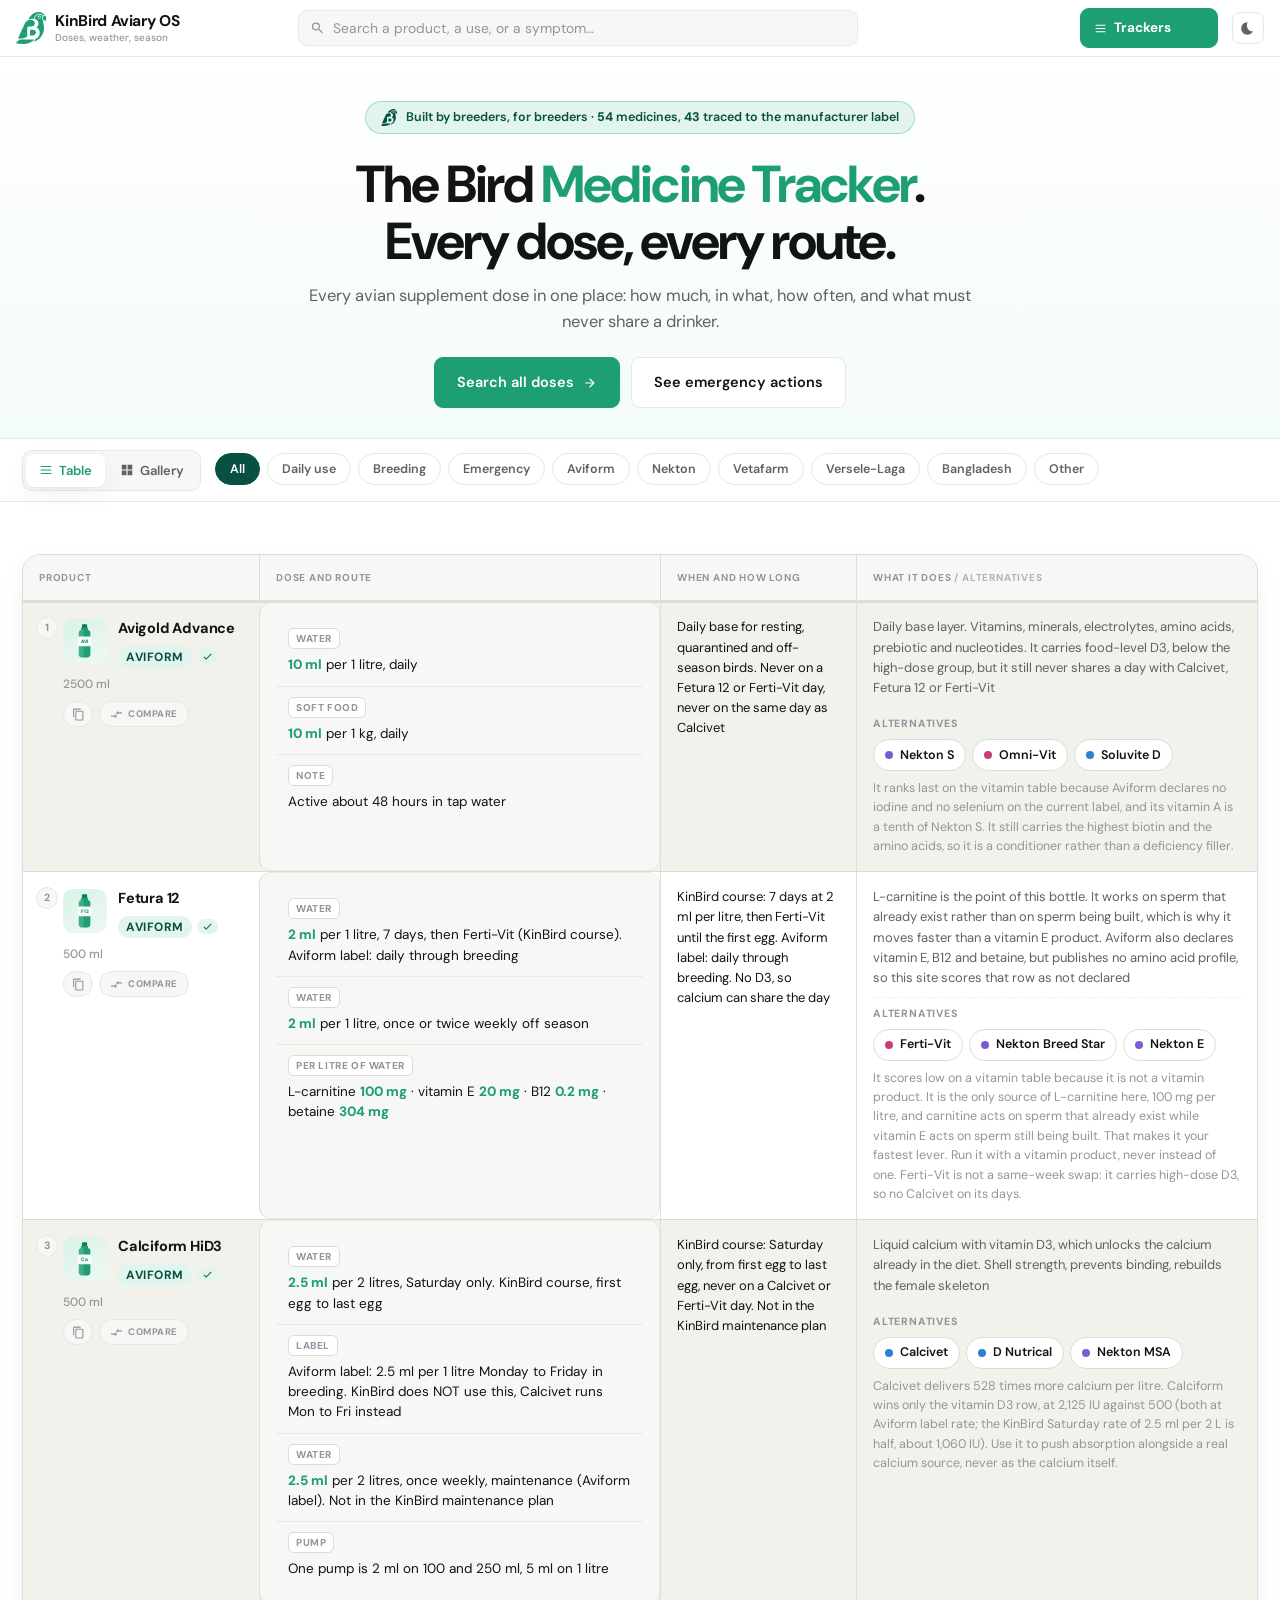
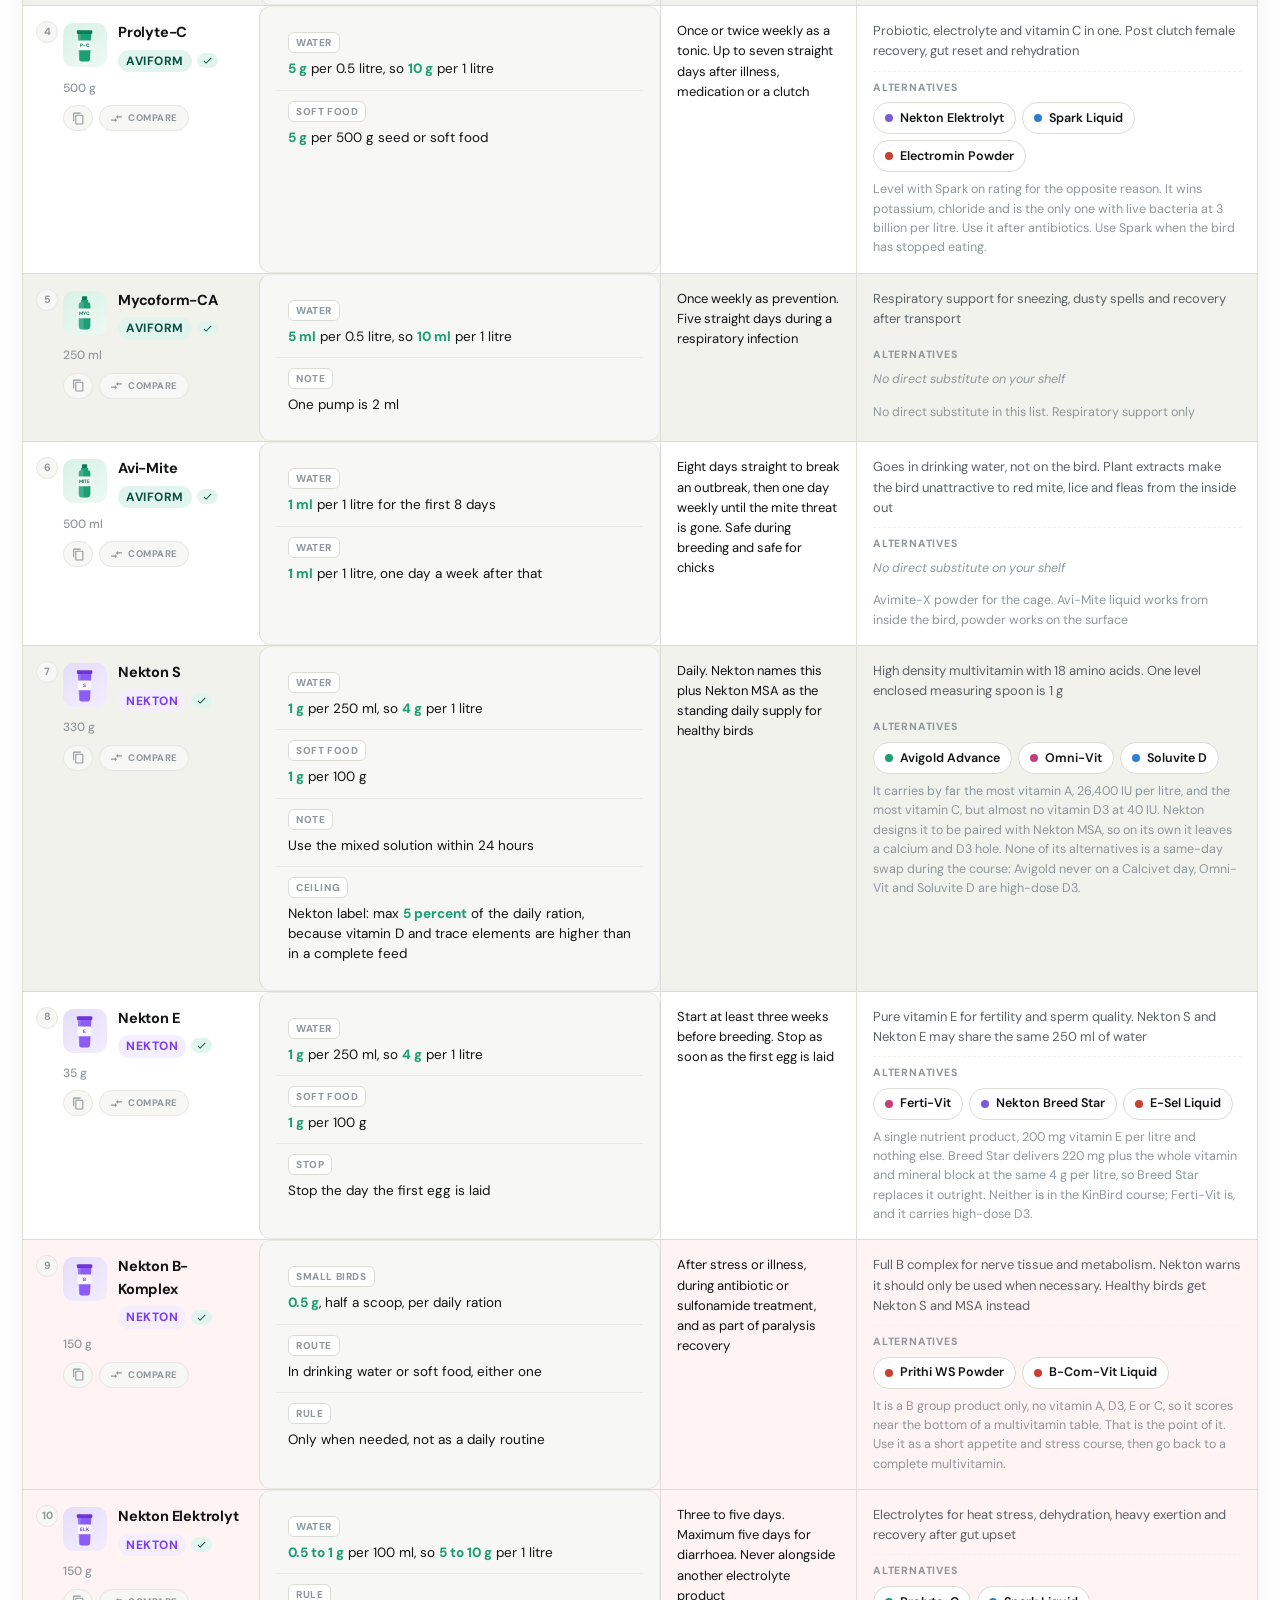
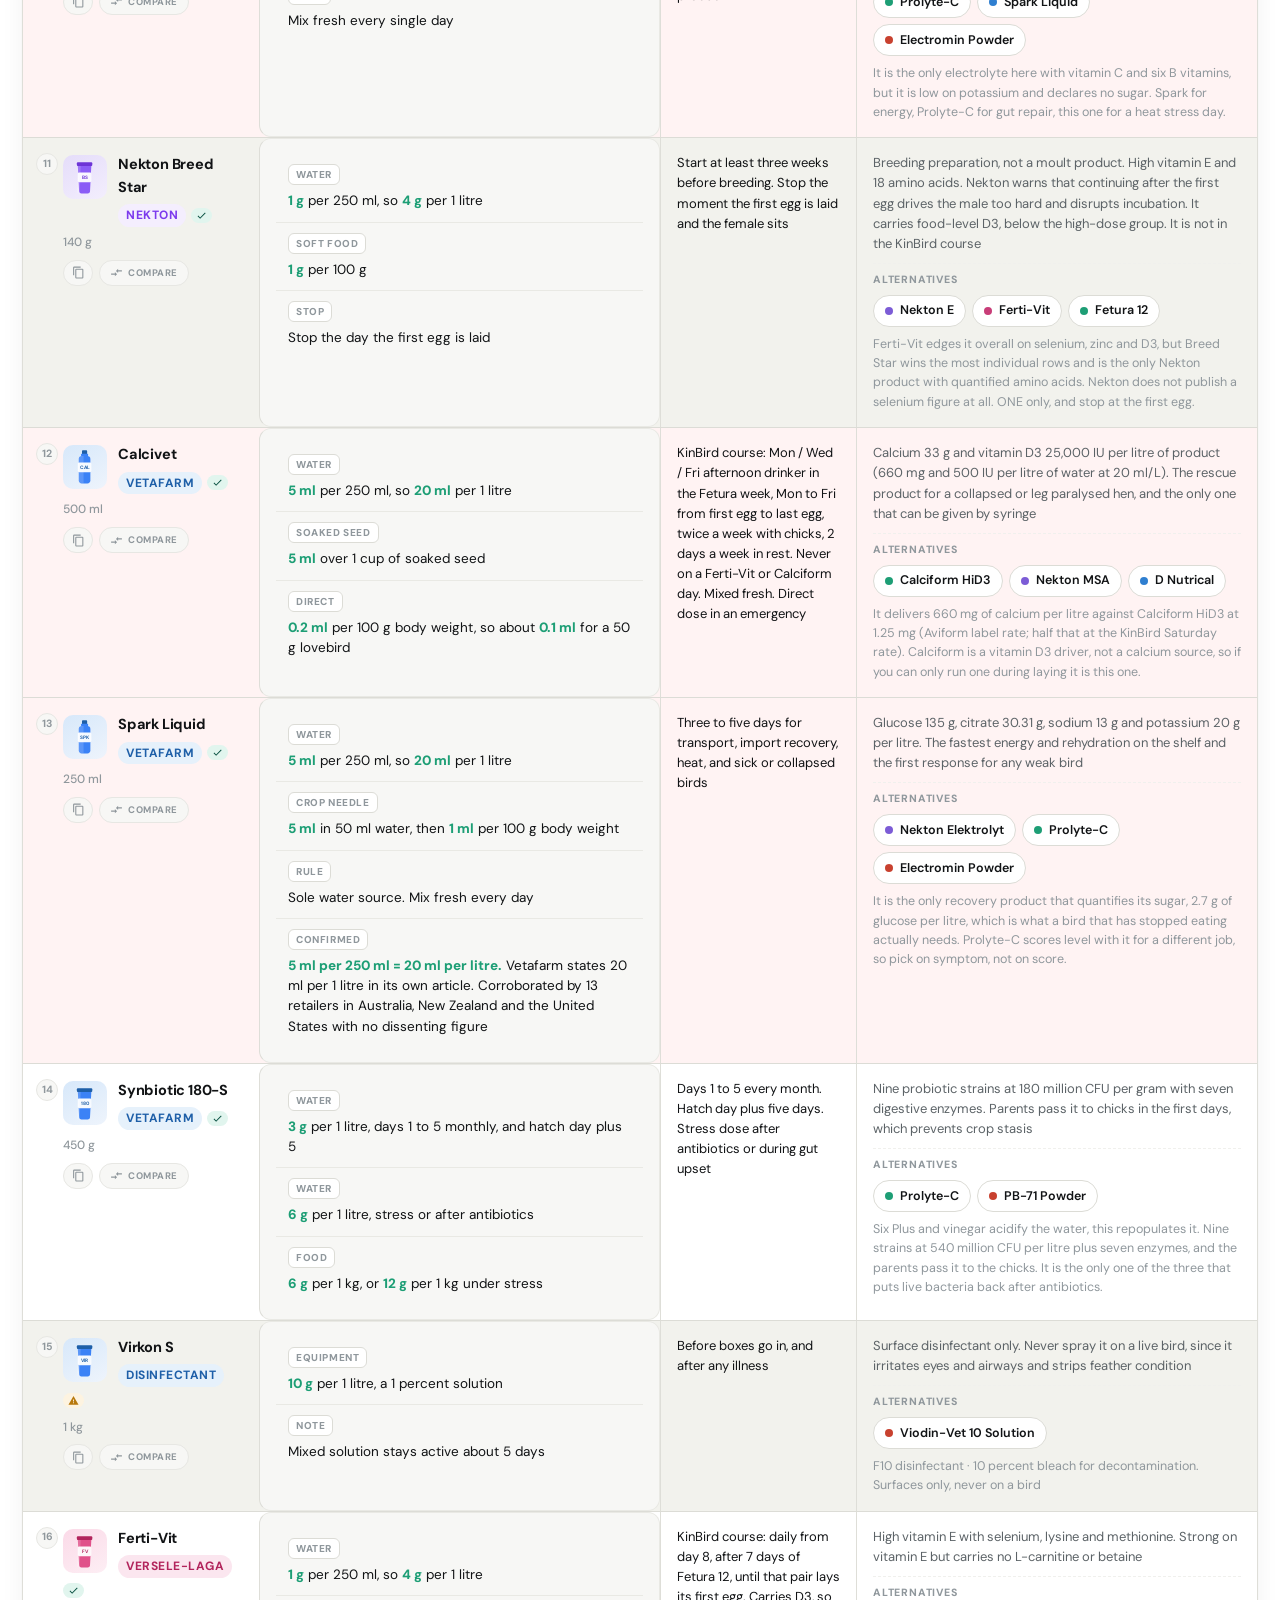
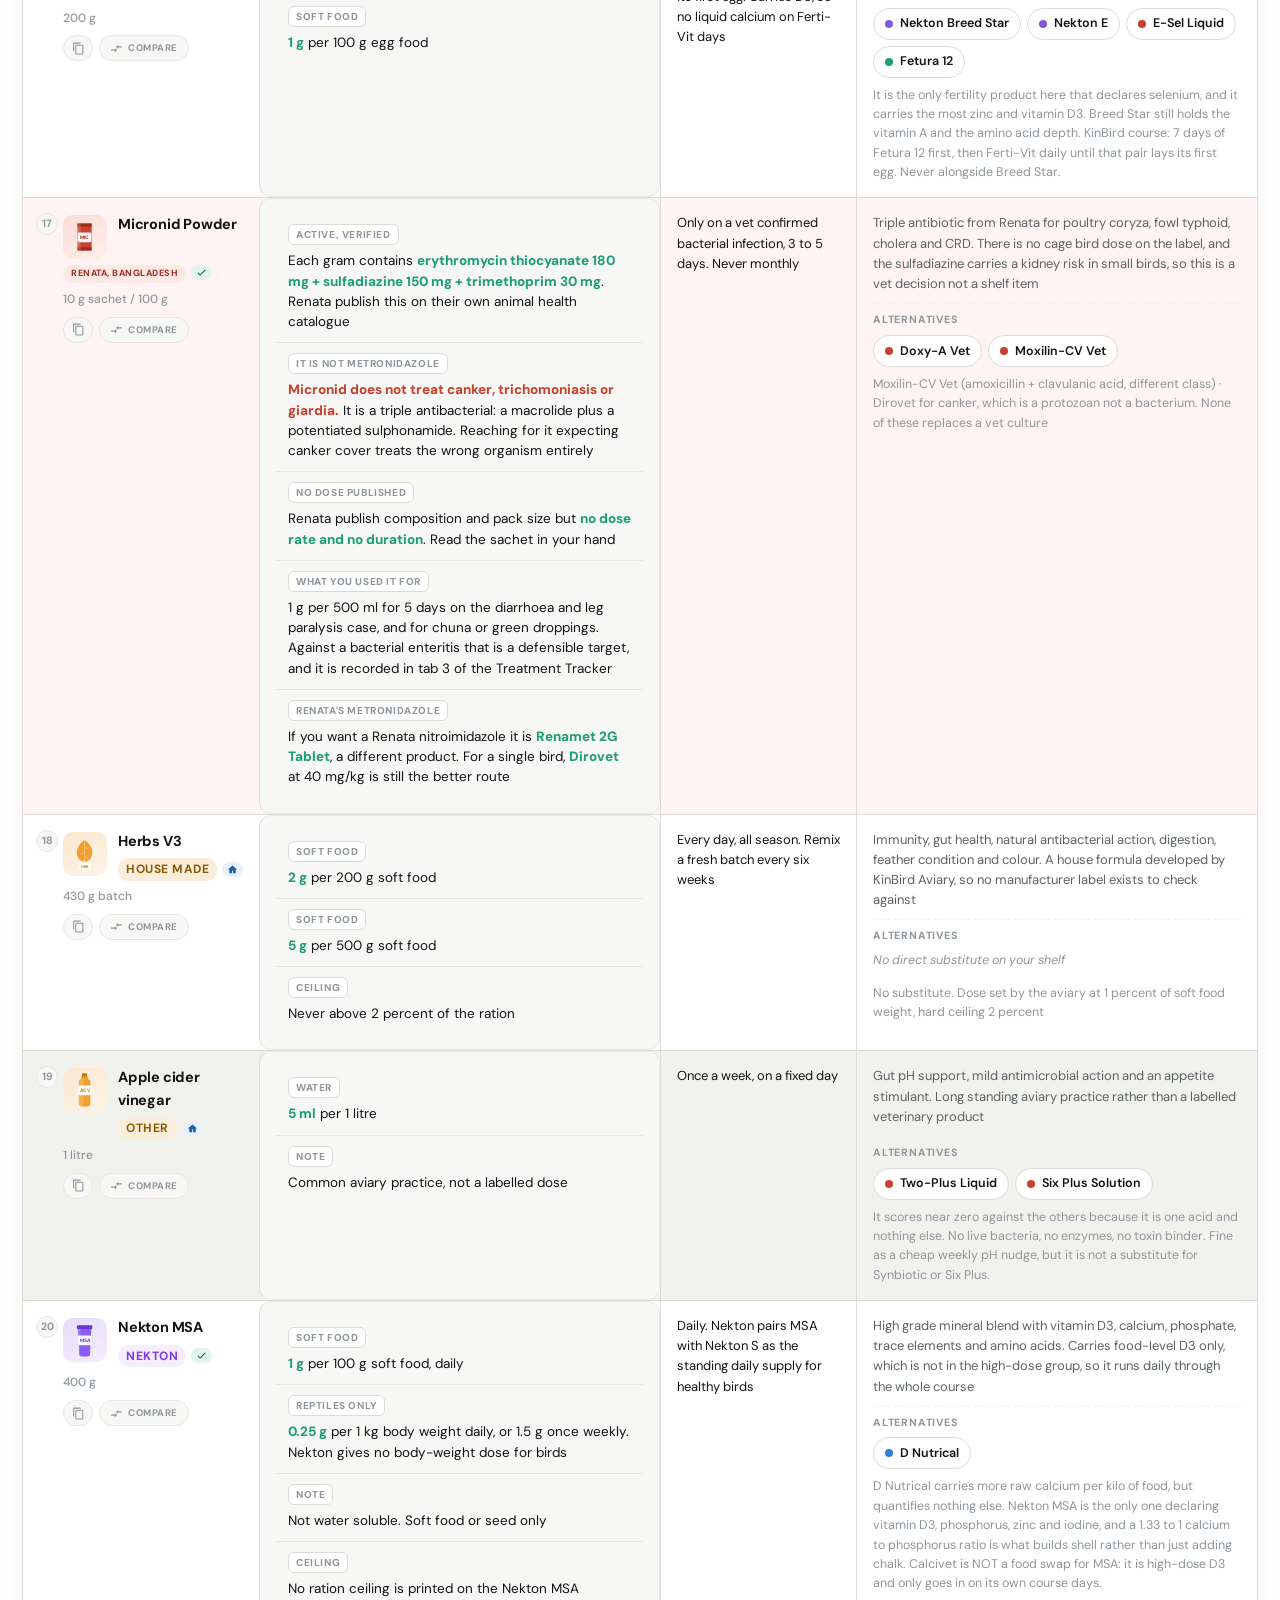
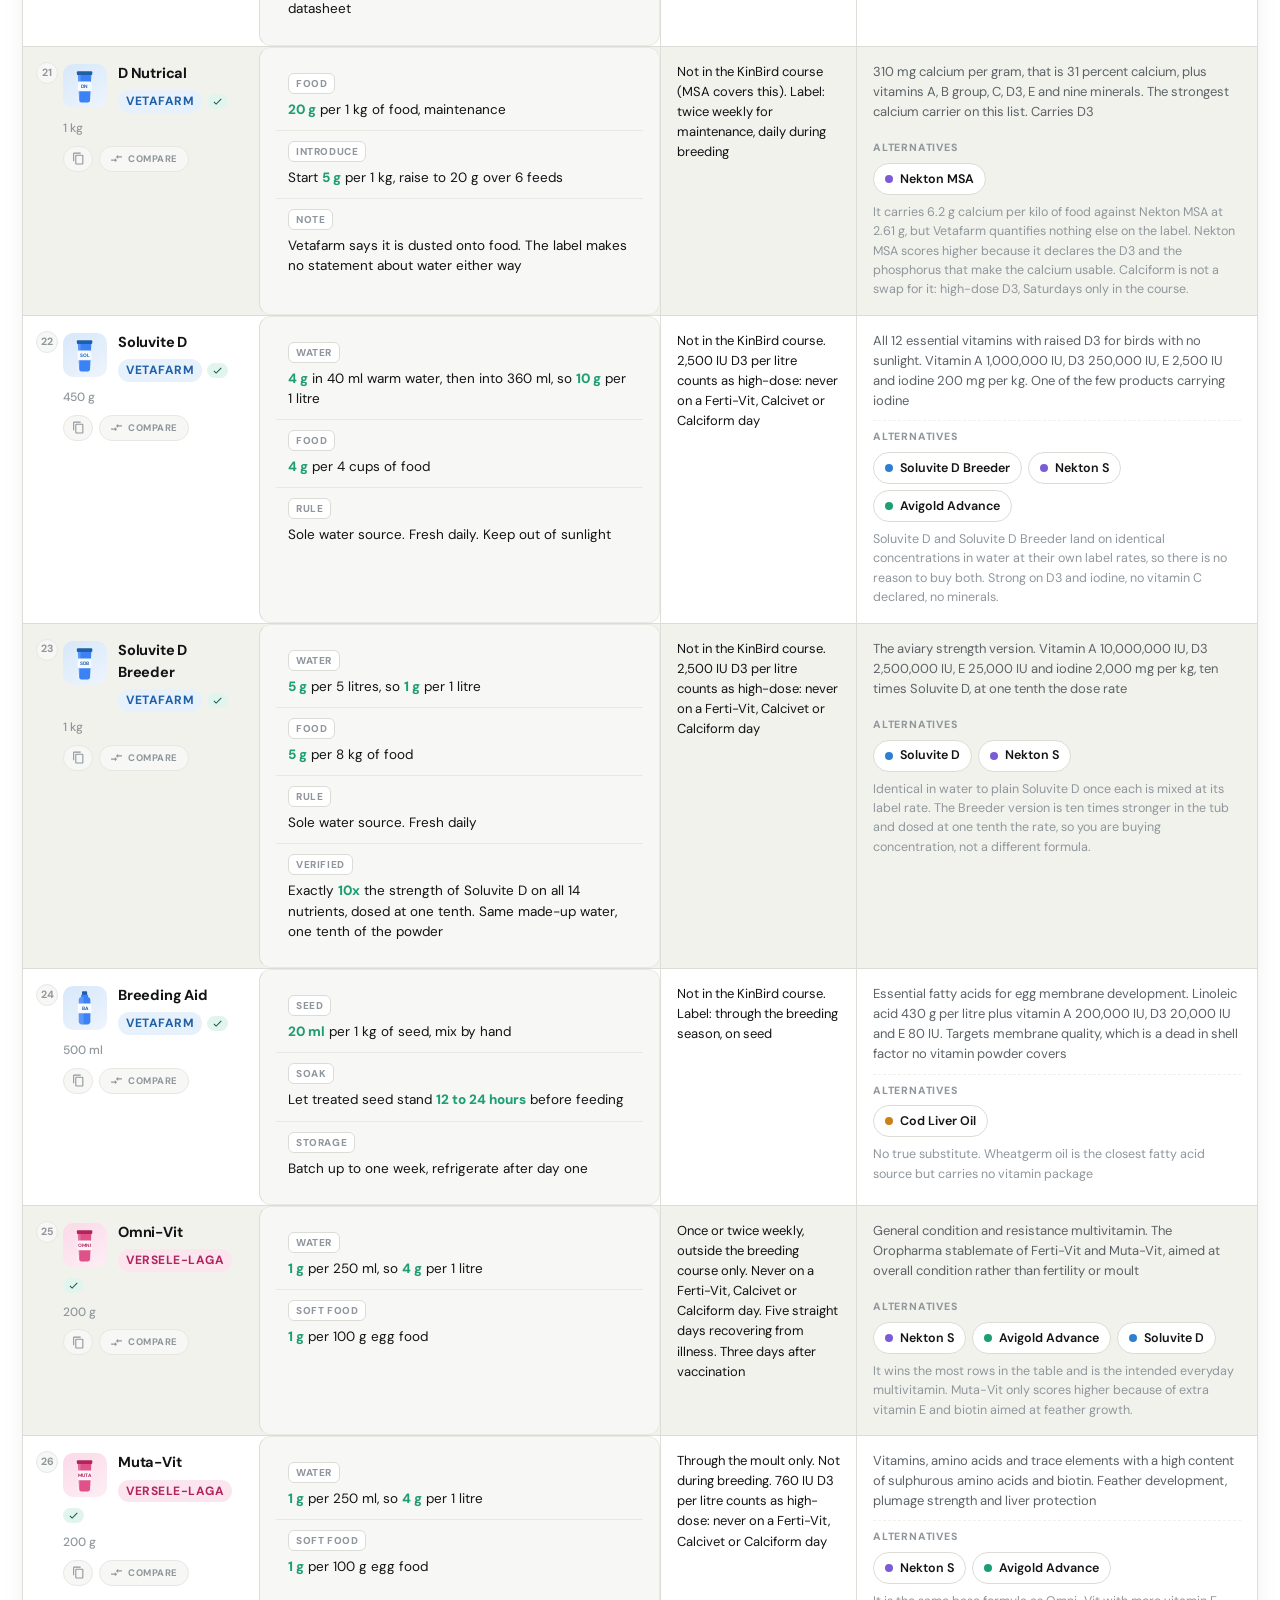
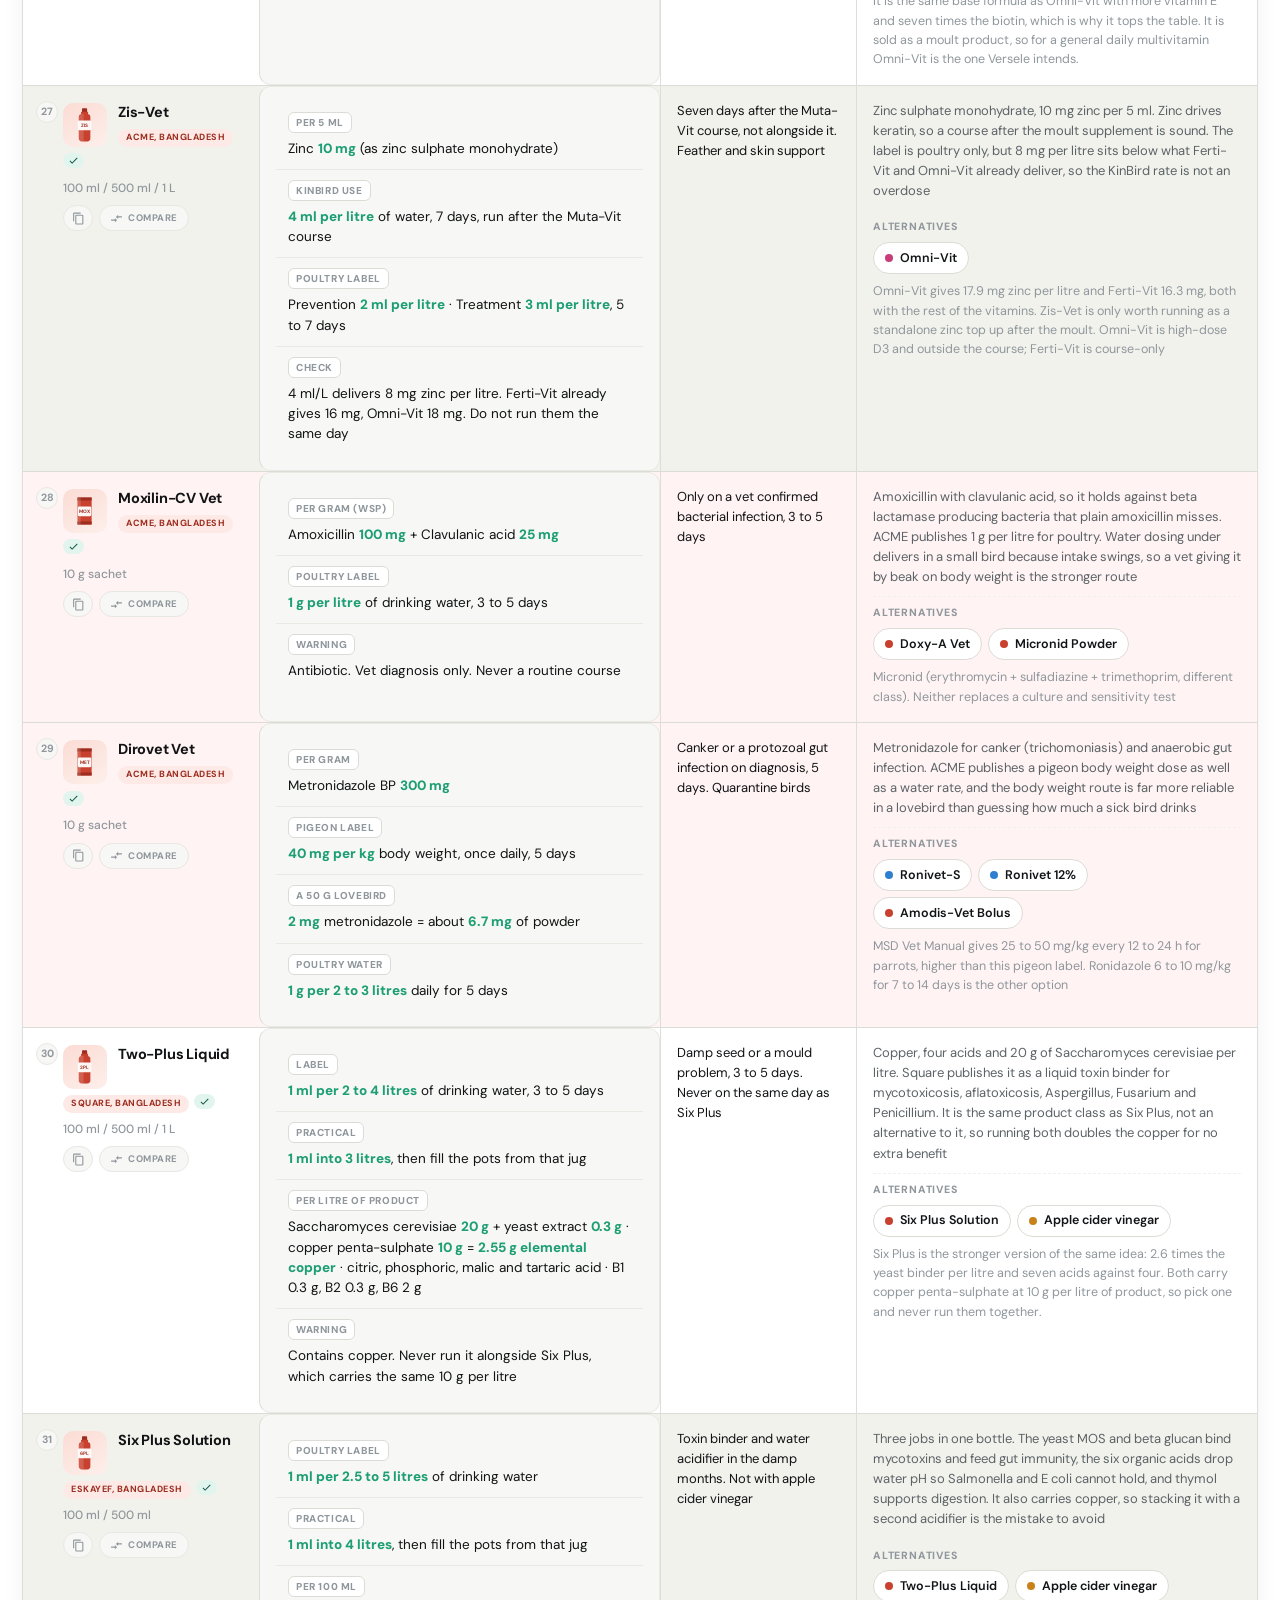
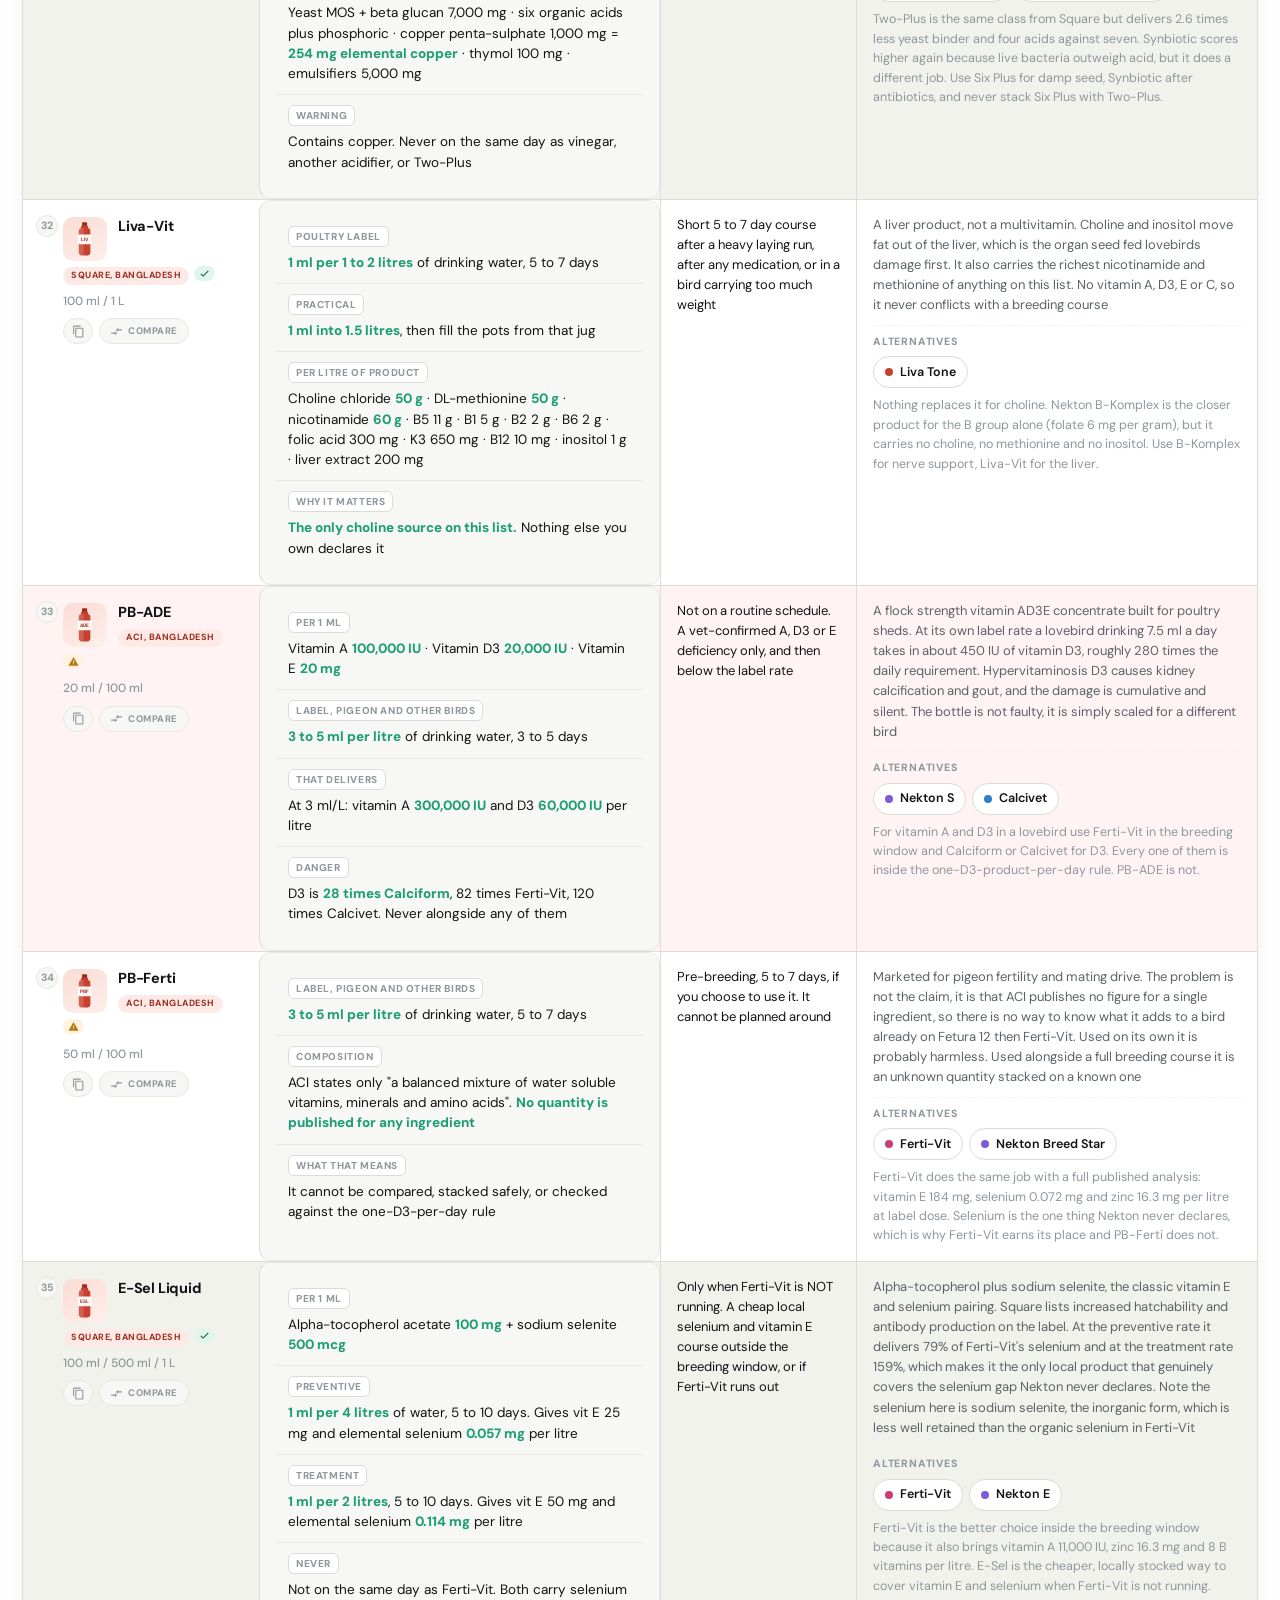
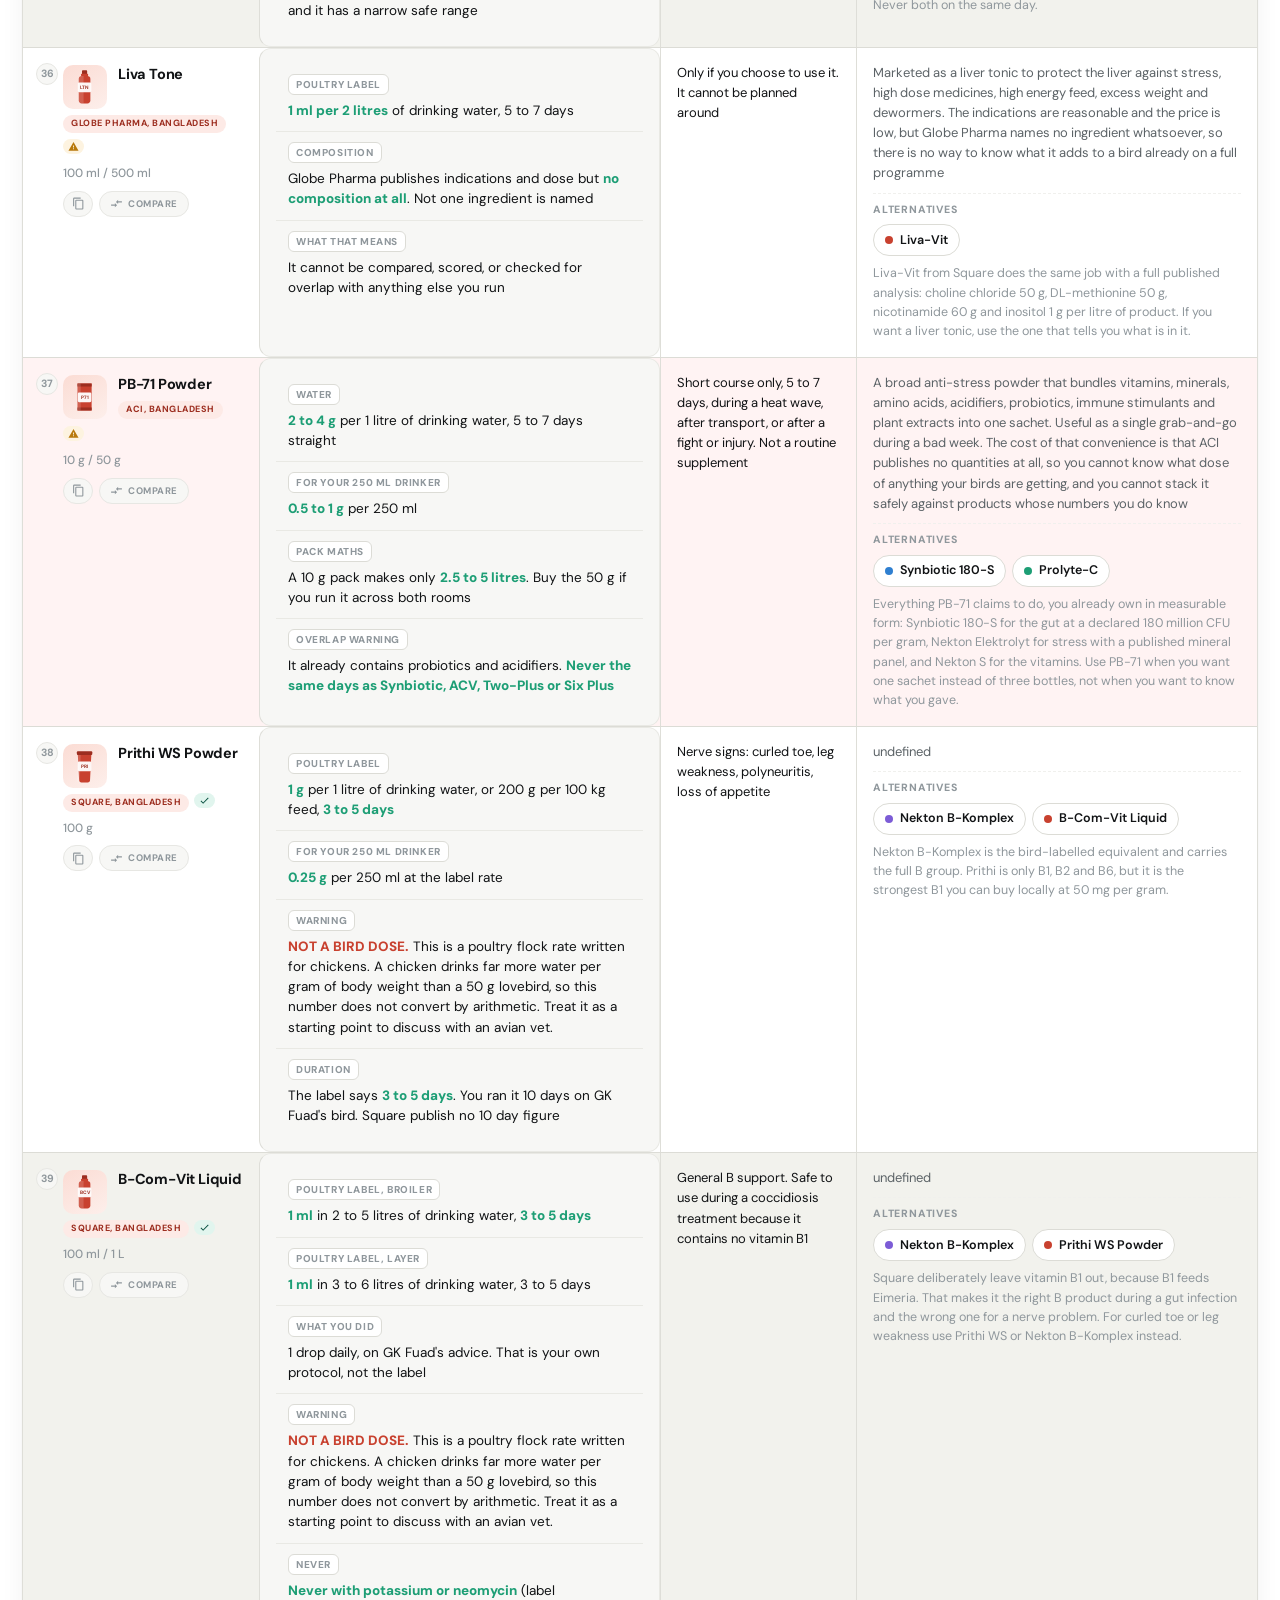
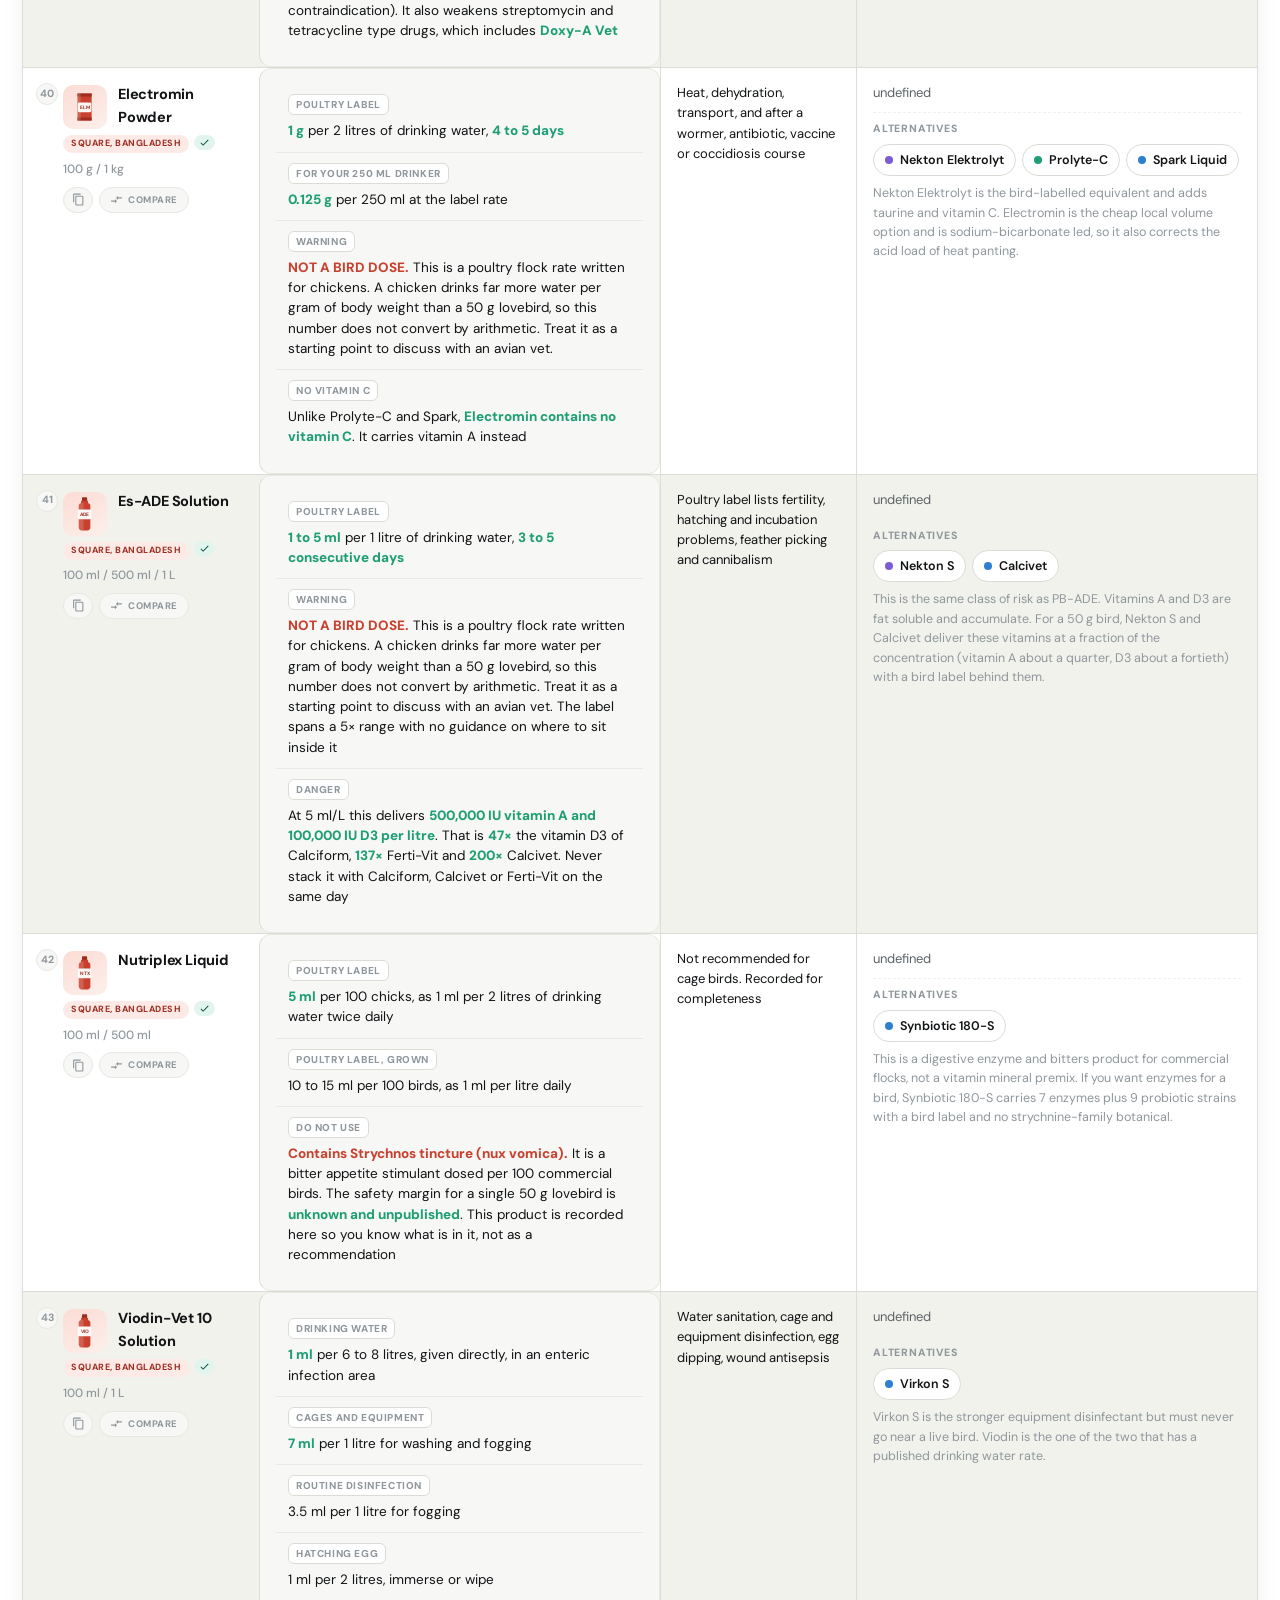
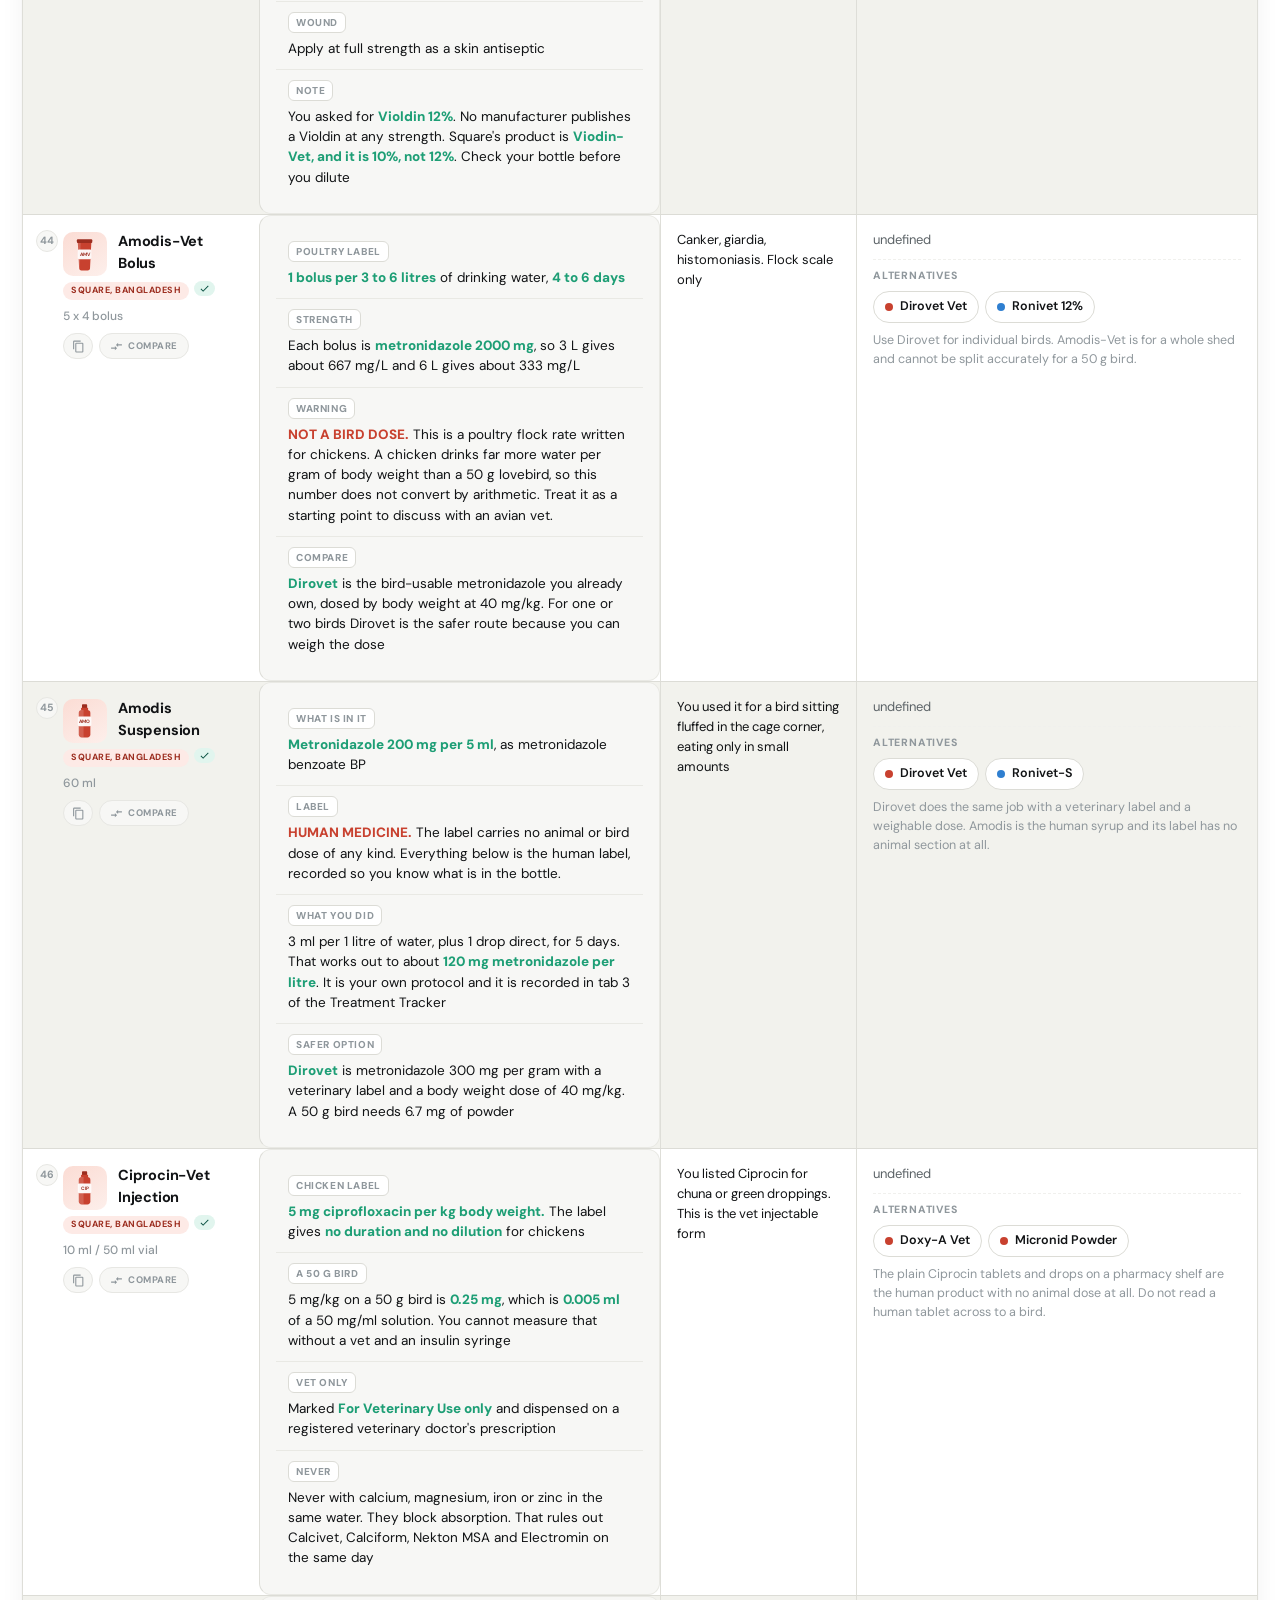
<file: index.html>
<!DOCTYPE html>
<html lang="en" data-theme="light">
<head>
<meta name="robots" content="noindex,nofollow,noarchive,nosnippet,noimageindex">
<meta name="googlebot" content="noindex,nofollow">
<meta name="bingbot" content="noindex,nofollow">
<script>try{var _t=localStorage.getItem("bmt-theme")||((window.matchMedia&&window.matchMedia("(prefers-color-scheme: dark)").matches)?"dark":"light");document.documentElement.setAttribute("data-theme",_t)}catch(e){}</script>
<meta charset="UTF-8">
<meta name="viewport" content="width=device-width, initial-scale=1">
<title>Lovebird medicine dose calculator · KinBird Aviary OS</title>
<meta name="description" content="A free searchable reference of avian supplement and medicine doses. Every product, every route, every schedule, checked against the manufacturer label. Built by KinBird Aviary.">
<link rel="icon" type="image/svg+xml" href="data:image/svg+xml,%3Csvg%20xmlns%3D%22http%3A%2F%2Fwww.w3.org%2F2000%2Fsvg%22%20viewBox%3D%22-20%20-20%20555%20583%22%3E%3Cg%20fill%3D%22%231d9e75%22%3E%3Cg%20transform%3D%22translate%289775.001%20-498.755%29%22%3E%3Cpath%20d%3D%22M36.511%2C2.159A59.615%2C59.615%2C0%2C0%2C1%2C50.688%2C19.592l1.714%2C2.9c3.931%2C7.731%2C4.625%2C14.839%2C4.671%2C23.365l.022%2C3.062c-.286%2C14.7-5.636%2C25.13-15.637%2C35.772-5.523%2C5.165-11.681%2C8.613-18.635%2C11.524l-2.779%2C1.222C13.927%2C99.046%2C8%2C98.815%2C1.7%2C98.775q-4.236.018-8.472.041-6.638.018-13.274-.01c-4.289-.017-8.577.009-12.866.041l-3.948-.054a42.175%2C42.175%2C0%2C0%2C0-25.067%2C7.873c-5.294%2C6.065-8.295%2C11.653-8.225%2C19.782.007%2C1.209.014%2C2.418.021%2C3.664l.041%2C4.019q.028%2C4.345.055%2C8.69c.005.763.011%2C1.526.017%2C2.312q.06%2C8.4.065%2C16.8c0%2C.814%2C0%2C1.628%2C0%2C2.466q0%2C5.036.008%2C10.072.01%2C14.279.124%2C28.557.107%2C11.348.071%2C22.694c-.012%2C4%2C0%2C8%2C.063%2C12%2C.407%2C26.251.407%2C26.251-4.332%2C32.5a38.706%2C38.706%2C0%2C0%2C1-9.968%2C7.11q-1.981%2C1.443-3.936%2C2.921a152.576%2C152.576%2C0%2C0%2C1-28.571%2C13.333l-3.683%2C1.338c-19.353%2C6.508-40.4%2C8.16-60.693%2C8.063l-4.006-.005q-6.262-.01-12.525-.036l-8.551-.016q-10.418-.019-20.837-.057a116.469%2C116.469%2C0%2C0%2C1%2C4.884-12.825l1.485-3.265%2C1.54-3.356%2C1.5-3.3c2.446-5.358%2C4.958-10.663%2C7.626-15.914a110.079%2C110.079%2C0%2C0%2C0%2C5.533-12.93%2C114.871%2C114.871%2C0%2C0%2C1%2C8.156-16.983%2C77.4%2C77.4%2C0%2C0%2C0%2C4.262-9.956c3.59-9.5%2C7.885-18.641%2C12.2-27.831q3.722-7.936%2C7.413-15.887l1.5-3.222q6.585-14.138%2C12.983-28.36Q-144.558%2C120-131.049%2C91.117q4.04-8.679%2C8.039-17.376%2C2.48-5.387%2C4.981-10.764%2C1.148-2.481%2C2.285-4.968C-108.757%2C42.72-100.5%2C29.336-88.631%2C17.27l2.671-2.717C-54.3-15.756.1-23.748%2C36.511%2C2.159Z%22%20transform%3D%22translate%28-9513.381%20644.308%29%22%2F%3E%0A%3Cpath%20d%3D%22M19.963%2C1.853C30.5%2C10.1%2C30.5%2C10.1%2C32.7%2C14.61c.047%2C3.471-1.528%2C4.953-3.669%2C7.633C19.789%2C35%2C18.146%2C47.961%2C19.963%2C63.386c2.783%2C12.351%2C9.5%2C23.477%2C20.317%2C30.331l4.063%2C2.177-.467%2C2.213c-4.509%2C21.854-2.278%2C39.844%2C3.444%2C61.258%2C12.169%2C45.738%2C10.734%2C88.721-4.138%2C133.9l-.973%2C3.027C30.272%2C332.963%2C11.241%2C363.8-14.867%2C391.946l-2.027%2C2.258c-24.418%2C26-65.291%2C49.483-101.55%2C51.274-1.852.015-3.705-.045-5.556-.127%2C4.023-4.1%2C8.181-7.945%2C12.481-11.755%2C8.231-7.454%2C15.747-15.385%2C20.753-25.4%2C2.154-4.1%2C3.843-5.723%2C8.395-7.211%2C25.917-9.536%2C44.123-32.748%2C55.578-56.83l1.478-3.3%2C1.333-2.97c10.06-24.847%2C9.333-53.16-.711-77.75C-34.181%2C238.3-51.471%2C222.4-72.028%2C211.054l-2.05-1.383v-2.322A38.156%2C38.156%2C0%2C0%2C1-69.8%2C204.01c15.012-10.8%2C26.114-26.57%2C30.027-44.943%2C2.834-21.539.144-39.822-12.3-57.932C-65.9%2C83.354-83.807%2C74.872-104.263%2C66.869c1.673-18.488%2C9.121-33.409%2C20.9-47.6l1.533-2.045C-75.239%2C8.753-65%2C.916-55.5-3.952h4.644V-6.274C-26.752-15.349-1.489-12.621%2C19.963%2C1.853Z%22%20transform%3D%22translate%28-9354.948%20551.753%29%22%2F%3E%0A%3Cpath%20d%3D%22M11.848.025q3.64%2C0%2C7.28%2C0c6.563%2C0%2C13.124.058%2C19.686.131%2C6.867.065%2C13.734.071%2C20.6.084q19.49.049%2C38.978.223%2C22.195.175%2C44.39.227%2C45.642.164%2C91.282.526C218.7%2C33.867%2C164.295%2C53.652%2C133.06%2C65.066A210.4%2C210.4%2C0%2C0%2C1%2C104.723%2C72.6q-2.922.573-5.832%2C1.209c-17.429%2C3.8-34.484%2C4.476-52.253%2C4.461l-3.279.006A305.434%2C305.434%2C0%2C0%2C1%2C5.14%2C76.053c-3.434-.417-6.8-.737-10.256-.906-14.287-.769-27.906-3.861-41.778-7.179l-3-.715q-4.273-1.027-8.54-2.078l-2.6-.634A79.053%2C79.053%2C0%2C0%2C1-73.6%2C60.422a23.418%2C23.418%2C0%2C0%2C1%2C6.122-8.458l2.3-2.137%2C2.462-2.249%2C2.537-2.346q3.729-3.445%2C7.477-6.869l3.8-3.492q3.361-3.086%2C6.73-6.163%2C6.435-5.887%2C12.822-11.826%2C1.742-1.612%2C3.528-3.176a23.545%2C23.545%2C0%2C0%2C0%2C4.234-4.643C-12.119-1.581-1.35-.2%2C11.848.025Z%22%20transform%3D%22translate%28-9701.404%20963.385%29%22%2F%3E%0A%3Cpath%20d%3D%22M30.105.844%2C34.173%2C2.16c20.274%2C7.229%2C42.11%2C20.67%2C53.982%2C39.319v3.483l-3.138%2C1.147L80.9%2C47.647l-4.082%2C1.51a34.939%2C34.939%2C0%2C0%2C0-8.4%2C5.093c-3.535%2C0-4.682-1.2-7.256-3.628l-3.193-3.338C42.629%2C31.944%2C24.142%2C24.85%2C2.677%2C24.79c-14.671.195-26.8%2C1.63-39.909%2C8.562l-3.406%2C1.778C-69.241%2C50.9-85.366%2C76.508-94.47%2C107.166l-.812%2C2.812c-8.464.146-8.464.146-12.507-.57-23.938-3.774-50.764-1.06-72.944%2C8.865-2.785.993-2.785.993-6.268-.168%2C10.821-21.594%2C22.971-41.478%2C39.474-59.21l1.876-2.03C-119.069%2C28.4-86.205%2C9.961-48.842-.317L-46.4-1C-23.11-7.212%2C7.276-6.611%2C30.105.844Z%22%20transform%3D%22translate%28-9377.86%20504%29%22%2F%3E%0A%3Cpath%20d%3D%22M0%2C.073l29.315-.29%2C9.167-.128q3.662-.02%2C7.323-.035l3.734-.072C65.116-.46%2C77.693%2C5.024%2C89.106%2C15.456c8.221%2C8.565%2C10.959%2C18.555%2C11.029%2C30.041l.073%2C2.875c.081%2C12.727-4.607%2C22.654-13.1%2C32-8.355%2C8.068-19.863%2C13.9-31.622%2C13.869H51.7l-3.972-.018-3.655%2C0q-6.764-.009-13.529-.037L0%2C94.113Z%22%20transform%3D%22translate%28-9538.158%20801.985%29%22%2F%3E%0A%3Cpath%20d%3D%22M6.082.021C17.223%2C8.683%2C22.573%2C23.712%2C24.658%2C37.173%2C26.984%2C58.536%2C21.646%2C77.1%2C8.74%2C94.4a57.082%2C57.082%2C0%2C0%2C1-4.98%2C5.465H1.438l-.132-3.188C.852%2C88.26-.032%2C80.978-3.206%2C73.163L-4.367%2C69.68-6.7%2C71.245l-3.107%2C1.991-3.061%2C2c-3.671%2C1.667-5.147%2C1.542-8.912.249-6.388-4.259-9.521-9.378-12.771-16.254l-1.283-2.653C-39.243%2C46.239-38%2C34.622-33.464%2C24.91-26.339%2C12.469-15.627%2C4.821-1.995.416A26.825%2C26.825%2C0%2C0%2C1%2C6.082.021Z%22%20transform%3D%22translate%28-9285.339%20560.551%29%22%2F%3E%0A%3Cpath%20fill%3D%22%23f2f6f2%22%20d%3D%22M5.37.325c6.564%2C3.354%2C10.893%2C8.729%2C14.658%2C14.948%2C1.9%2C8.889%2C1.013%2C15.744-3.424%2C23.719a28.472%2C28.472%2C0%2C0%2C1-8.694%2C8.354l-3.048%2C2.1a32.938%2C32.938%2C0%2C0%2C1-22.349%2C0c-6.718-3.9-12.862-8.355-15.238-16.036-1.33-9.427-.891-17.473%2C4.7-25.388C-18.907-1.933-7.282-4.452%2C5.37.325Z%22%20transform%3D%22translate%28-9371.919%20559.667%29%22%2F%3E%0A%3Cpath%20d%3D%22M1.826.034C7.268-.4%2C11.171-.528%2C16.121%2C1.993l3.12%2C2.685L22%2C7c3.037%2C5.608%2C2.715%2C11.187%2C1.887%2C17.415-2.63%2C5.665-5.985%2C8.9-11.61%2C11.61-5.8.925-10.214.672-15.528-1.887-4.211-3.81-7.335-6.824-8.054-12.671a48.014%2C48.014%2C0%2C0%2C1%2C.363-8.662l2.322-2.322%2C1.814%2C2.975%2C2.83%2C2.83c5.057.049%2C5.057.049%2C9.288-2.322.623-5.522.623-5.522-1.741-10.231L1.826%2C2.356Z%22%20transform%3D%22translate%28-9384.412%20567.504%29%22%2F%3E%3C%2Fg%3E%3C%2Fg%3E%3C%2Fsvg%3E">
<link rel="apple-touch-icon" href="data:image/svg+xml,%3Csvg%20xmlns%3D%27http%3A%2F%2Fwww.w3.org%2F2000%2Fsvg%27%20viewBox%3D%270%200%2032%2032%27%3E%3Crect%20width%3D%2732%27%20height%3D%2732%27%20rx%3D%278%27%20fill%3D%27%231d9e75%27%2F%3E%3Cpath%20d%3D%27M16%206c-1.1%200-2%20.9-2%202%200%20.37.1.71.28%201.01C12.93%209.6%2012%2010.94%2012%2012.5c0%20.83.25%201.6.69%202.24L8%2019.43V23c0%201.1.9%202%202%202h4.5c3.04%200%205.5-2.46%205.5-5.5v-7c0-1.56-.93-2.9-2.28-3.49.18-.3.28-.64.28-1.01%200-1.1-.9-2-2-2z%27%20fill%3D%27%23fff%27%2F%3E%3Ccircle%20cx%3D%2718.5%27%20cy%3D%2711.5%27%20r%3D%271%27%20fill%3D%27%231d9e75%27%2F%3E%3C%2Fsvg%3E">
<link rel="manifest" href="manifest.json">
<meta name="theme-color" content="#1d9e75">
<meta property="og:title" content="Lovebird medicine dose calculator · KinBird Aviary OS">
<meta property="og:description" content="Every avian supplement dose, every route, every schedule. Checked against the manufacturer label. Free and searchable.">
<meta property="og:type" content="website">
<link rel="preconnect" href="https://fonts.googleapis.com">
<link rel="preconnect" href="https://fonts.gstatic.com" crossorigin>
<link href="https://fonts.googleapis.com/css2?family=DM+Sans:opsz,wght@9..40,400;9..40,500;9..40,600;9..40,700&family=Hind+Siliguri:wght@400;600&display=swap" rel="stylesheet">
<style>
:root{
  --bg:#ffffff; --bg2:#f7f7f5; --mint:#e1f5ee; --mint2:#f3fbf7; --sand:#faeeda; --sky:#e6f1fb; --rose:#f4eefe;
  --ink:#111315; --ink2:#5c6367; --ink3:#8f979c;
  --green:#1d9e75; --gmid:#12855f; --gdeep:#085041; --line:#e7e7e3; --line2:#f0f0ed;
  --card:#ffffff; --shadow:0 1px 2px rgba(16,24,40,.04),0 8px 24px rgba(16,24,40,.05);
  --shadow2:0 24px 62px rgba(0,0,0,.10);
  --danger:#c0392b; --dangerbg:#fee2e2; --blue:#3b82f6; --amber:#b8790c; --amberbg:#fdf3e0; --purple:#7c3aed;
  --r:9px; --rl:14px; --rxl:18px;
}
[data-theme="dark"]{
  --bg:#0e1418; --bg2:#141b21; --mint:#10312a; --mint2:#0f1c1a; --sand:#2c2416; --sky:#12222f; --rose:#221a33;
  --ink:#eef2f4; --ink2:#a9b6bf; --ink3:#7b8892;
  --green:#2fbe8e; --gmid:#24a87a; --gdeep:#8fe3c4; --line:#222c34; --line2:#1a232a;
  --card:#151d24; --shadow:0 1px 2px rgba(0,0,0,.3),0 8px 24px rgba(0,0,0,.25);
  --shadow2:0 24px 62px rgba(0,0,0,.45);
  --danger:#ff6b5e; --dangerbg:#2a1512; --amber:#e0b872; --amberbg:#2a2114;
}
*{margin:0;padding:0;box-sizing:border-box;-webkit-tap-highlight-color:transparent}
html{scroll-behavior:smooth;scroll-padding-top:122px}
body{background:var(--bg);color:var(--ink);font-family:'DM Sans','Hind Siliguri',system-ui,sans-serif;line-height:1.55;-webkit-font-smoothing:antialiased;transition:background .25s,color .25s}
.wrap{max-width:1366px;margin:0 auto;padding:0 22px}
a{color:inherit}

/* ---------- topbar ---------- */
.topbar{position:sticky;top:0;z-index:90;background:color-mix(in srgb,var(--bg) 90%,transparent);backdrop-filter:blur(16px);border-bottom:1px solid var(--line)}
.topbar .wrap{display:flex;align-items:center;gap:14px;height:56px}
.brand{display:flex;align-items:center;gap:9px;font-weight:700;font-size:15.5px;letter-spacing:-.35px;text-decoration:none;flex-shrink:0}
.bname{display:block;line-height:1.15}
.bname small{display:block;font-size:10px;font-weight:500;color:var(--ink3);letter-spacing:0;margin-top:1px}
.mark{width:28px;height:28px;border-radius:8px;background:linear-gradient(150deg,var(--green),var(--gmid));display:grid;place-items:center;flex-shrink:0}
.mark svg{width:16px;height:16px;fill:#fff}
.tbtn{display:inline-flex;align-items:center;justify-content:center;background:var(--card);border:1px solid var(--line);color:var(--ink2);width:32px;height:32px;border-radius:8px;cursor:pointer;font-family:inherit;transition:.16s;flex-shrink:0}
.tbtn:hover{border-color:var(--green);color:var(--green)}
.tbtn svg{width:15px;height:15px;fill:currentColor}
.navlink{display:inline-flex;align-items:center;gap:6px;font-size:13.5px;font-weight:600;color:var(--ink2);text-decoration:none;padding:7px 12px;border-radius:8px;border:1px solid var(--line);background:var(--card);white-space:nowrap;transition:.16s;flex-shrink:0}
.navlink:hover{border-color:var(--green);color:var(--green)}
.navlink svg{width:13px;height:13px;fill:currentColor}
@media(max-width:640px){.navlink span{display:none}.navlink{padding:7px 9px}}
@media(max-width:560px){.brand span{display:none}}

/* ---------- hero ---------- */
.hero{background:linear-gradient(180deg,var(--bg) 0%,var(--mint2) 100%);border-bottom:1px solid var(--line);padding:44px 0 30px;text-align:center}
@media(max-width:640px){.hero{padding:30px 0 22px}}
.eyebrow{display:inline-flex;align-items:center;gap:8px;background:var(--mint);border:1px solid color-mix(in srgb,var(--green) 32%,transparent);color:var(--gdeep);padding:6px 15px;border-radius:99px;font-size:12.5px;font-weight:600;margin-bottom:22px}
.eyebrow svg{width:13px;height:13px;fill:currentColor}
h1{font-size:clamp(31px,5.4vw,52px);font-weight:700;letter-spacing:-.038em;line-height:1.08;max-width:19ch;margin:0 auto;text-wrap:balance}
@media(min-width:700px){h1{max-width:24ch}}
h1 em{font-style:normal;color:var(--green)}
.lead{color:var(--ink2);font-size:clamp(14.5px,2vw,16.5px);margin:14px auto 0;max-width:62ch;line-height:1.6}
.lead i{font-style:italic}
.ctarow{display:flex;gap:11px;justify-content:center;flex-wrap:wrap;margin-top:22px}
.btn{display:inline-flex;align-items:center;gap:9px;background:var(--green);color:#fff;border:1px solid var(--green);padding:13px 22px;border-radius:var(--r);font-size:14.5px;font-weight:600;font-family:inherit;text-decoration:none;cursor:pointer;transition:.16s}
.btn:hover{background:var(--gmid);border-color:var(--gmid);transform:translateY(-1px)}
[data-theme="dark"] .btn{color:#0e1418}
.btn svg{width:14px;height:14px;fill:currentColor}
.btn.sec{background:var(--card);color:var(--ink);border:1px solid var(--line)}
.btn.sec:hover{background:var(--card);border-color:var(--green);color:var(--green)}
.chips-trust{display:flex;justify-content:center;flex-wrap:wrap;gap:8px;margin-top:22px}
.tchip{display:inline-flex;align-items:center;gap:6px;background:var(--card);border:1px solid var(--line);color:var(--ink2);padding:6px 13px;border-radius:99px;font-size:12.5px;font-weight:500}
.tchip svg{width:12px;height:12px;fill:var(--green)}

/* ---------- stat strip ---------- */
.sgrid{display:grid;grid-template-columns:repeat(4,1fr);gap:12px;margin-top:26px;text-align:left}
@media(max-width:820px){.sgrid{grid-template-columns:repeat(2,1fr)}}
.scard{background:var(--card);border:1px solid var(--line);border-radius:var(--rl);padding:13px 15px;position:relative;overflow:hidden;box-shadow:var(--shadow);transition:.18s}
.scard:hover{transform:translateY(-2px);box-shadow:var(--shadow2)}
.scard::before{content:"";position:absolute;top:0;left:0;right:0;height:3px}
.sc-a::before{background:var(--green)}
.sc-b::before{background:var(--blue)}
.sc-c::before{background:#f0a02e}
.sc-d::before{background:var(--danger)}
.slabel{display:flex;align-items:center;gap:6px;font-size:9.5px;font-weight:700;letter-spacing:.75px;text-transform:uppercase;color:var(--ink3);margin-bottom:7px}
.slabel svg{width:12px;height:12px;fill:currentColor}
.snum{font-size:24px;font-weight:700;letter-spacing:-.035em;line-height:1;font-variant-numeric:tabular-nums}
.ssub{font-size:11.5px;color:var(--ink3);margin-top:5px}

/* ---------- search + view toggle ---------- */
.searchzone{position:sticky;top:56px;z-index:70;background:color-mix(in srgb,var(--bg) 94%,transparent);backdrop-filter:blur(16px);border-bottom:1px solid var(--line);padding:11px 0 10px}
.srow{display:flex;gap:12px;align-items:center}
/* search now lives in the topbar */
.sbox{position:relative;flex:1;max-width:560px;margin:0 auto}
.sbox svg.mag{position:absolute;left:12px;top:50%;transform:translateY(-50%);width:15px;height:15px;fill:var(--ink3);pointer-events:none}
#q{width:100%;background:var(--bg2);border:1px solid var(--line);color:var(--ink);padding:8px 34px 8px 34px;border-radius:9px;font-size:13.8px;font-family:inherit;outline:none;transition:.16s}
#q:hover{background:var(--card)}
#q:focus{background:var(--card);border-color:var(--green);box-shadow:0 0 0 3px color-mix(in srgb,var(--green) 12%,transparent)}
#q::placeholder{color:var(--ink3)}
#q::-webkit-search-cancel-button{display:none}
.clr{position:absolute;right:7px;top:50%;transform:translateY(-50%);background:var(--line2);border:0;color:var(--ink3);font-size:14px;cursor:pointer;width:20px;height:20px;border-radius:6px;display:none;place-items:center;font-family:inherit}
.clr.show{display:grid}
@media(max-width:760px){.sbox{display:none}}
.vtog{display:flex;background:var(--bg2);border:1px solid var(--line);border-radius:10px;padding:3px;gap:2px;flex-shrink:0}
.vbtn{display:inline-flex;align-items:center;gap:6px;background:transparent;border:0;color:var(--ink2);padding:8px 13px;border-radius:8px;font-size:13px;font-weight:600;font-family:inherit;cursor:pointer;transition:.16s;white-space:nowrap}
.vbtn svg{width:14px;height:14px;fill:currentColor}
.vbtn.on{background:var(--card);color:var(--green);box-shadow:var(--shadow)}
@media(max-width:640px){.vbtn span{display:none}.vbtn{padding:8px 11px}}
.fchips{display:flex;gap:7px;overflow-x:auto;padding-bottom:2px;scrollbar-width:none;justify-content:flex-start;flex:1;min-width:0}
.fchips::-webkit-scrollbar{display:none}
@media(min-width:900px){.fchips{justify-content:center;flex-wrap:wrap;overflow:visible}}
.vtog{flex-shrink:0}
.fchip{background:var(--card);border:1px solid var(--line);color:var(--ink2);padding:7px 14px;border-radius:99px;font-size:12.5px;font-weight:600;white-space:nowrap;cursor:pointer;transition:.16s;font-family:inherit}
.fchip:hover{border-color:var(--green);color:var(--green)}
.fchip.on{background:var(--gdeep);border-color:var(--gdeep);color:#fff}
[data-theme="dark"] .fchip.on{background:var(--green);border-color:var(--green);color:#0e1418}
.rcount{display:none}
.cpy{display:inline-flex;align-items:center;gap:5px;background:var(--bg2);border:1px solid var(--line);color:var(--ink3);font-size:9.5px;font-weight:700;letter-spacing:.5px;text-transform:uppercase;padding:3px 9px;border-radius:99px;cursor:pointer;font-family:inherit;transition:.16s;margin-top:8px;white-space:nowrap}
.cpy:hover{border-color:var(--green);color:var(--green);background:var(--card)}
.cpy.ok{background:var(--mint);border-color:var(--green);color:var(--gdeep)}
.cpy svg{width:10px;height:10px;fill:currentColor}
.gcpy{width:100%;justify-content:center;margin-top:0;padding:7px 8px;font-size:9.5px}
/* ---------- compare modal ---------- */
.cmod{position:fixed;inset:0;z-index:200;display:none;align-items:center;justify-content:center;padding:20px;background:rgba(10,16,20,.55);backdrop-filter:blur(4px)}
.cmod.open{display:flex}
.cbox{background:var(--bg);border:1px solid var(--line);border-radius:var(--rxl);max-width:1240px;width:100%;max-height:88vh;display:flex;flex-direction:column;box-shadow:var(--shadow2);overflow:hidden}
.chd{display:flex;align-items:flex-start;gap:14px;padding:20px 22px;border-bottom:1px solid var(--line);background:var(--mint2)}
.chd h3{font-size:18px;font-weight:700;letter-spacing:-.3px}
.chd p{font-size:12.8px;color:var(--ink2);margin-top:3px}
.cx{margin-left:auto;background:var(--card);border:1px solid var(--line);width:32px;height:32px;border-radius:9px;cursor:pointer;font-size:18px;color:var(--ink2);line-height:1;flex-shrink:0;font-family:inherit}
.cx:hover{border-color:var(--danger);color:var(--danger)}
.cbd{overflow:auto;padding:20px 22px}
.cwrap{border:1px solid var(--line);border-radius:var(--rl);overflow:hidden;min-width:520px}
.crow{display:grid;grid-template-columns:130px repeat(var(--cn),1fr);border-bottom:1px solid var(--line2)}
.crow:last-child{border-bottom:0}

/* while the header is stuck it sits at the top of the scroll box, not at the top of
   the rounded table, so a curve there looks wrong. os.js?v62 toggles .cstuck on scroll. */
.crow.chead.cstuck,
.crow.chead.cstuck>div:first-child,
.crow.chead.cstuck>div:last-child{border-top-left-radius:0;border-top-right-radius:0}
.crow>div{padding:11px 13px;font-size:12.8px;font-variant-numeric:tabular-nums}
.ck{font-weight:600;color:var(--ink2);background:var(--bg2)}
.chead{background:var(--gdeep);color:#fff}
.chead .ck{background:transparent;color:rgba(255,255,255,.7);font-size:10px;font-weight:700;letter-spacing:.8px;text-transform:uppercase}
.chead .cv{font-weight:700;font-size:13px}
.cbasis>div{font-size:11px;color:var(--ink3);background:var(--bg2)}
.cv b{color:var(--ink);font-weight:700}
.cv.win{background:color-mix(in srgb,var(--mint) 60%,var(--card))}
.cv.win b{color:var(--gdeep)}
.zero{color:var(--ink3)}
.crown{display:inline-block;font-size:8.5px;font-weight:700;letter-spacing:.5px;text-transform:uppercase;background:var(--green);color:#fff;padding:1px 6px;border-radius:99px;margin-left:6px;vertical-align:1px}
.chead .crown{background:rgba(255,255,255,.22)}
.cjob{font-size:12.5px;color:var(--ink3);margin:0 0 12px;line-height:1.55}
.cw{display:inline-block;font-size:9px;font-weight:700;color:var(--ink3);background:var(--bg2);border:1px solid var(--line);border-radius:4px;padding:0 4px;margin-left:6px;vertical-align:1px}
.chead .cw,.ctot .cw{border-color:transparent}
.cwin{background:var(--bg2);font-size:13px}
.cwin .cv{font-weight:700}
.cof{font-size:11px;color:var(--ink3);margin-left:2px;font-weight:600}
.crank{font-size:12px;color:var(--ink3);margin-top:9px;text-align:center;font-variant-numeric:tabular-nums}
.ctot{background:var(--bg2);font-size:14px}
.ctot .cv b{font-size:17px}
.cverdict{background:var(--mint);border:1px solid color-mix(in srgb,var(--green) 26%,transparent);border-radius:var(--rl);padding:15px 18px;margin-top:14px;font-size:13.5px;color:var(--ink2);line-height:1.6}
.cverdict b{color:var(--gdeep)}
.cnote{font-size:11.5px;color:var(--ink3);margin-top:12px;line-height:1.6}

.malt{margin-top:9px;padding-top:8px;border-top:1px dashed var(--line2);font-size:11.8px;color:var(--ink3);line-height:1.5}
.malt b{display:block;font-size:9px;font-weight:700;letter-spacing:.6px;text-transform:uppercase;color:var(--ink3);margin-bottom:3px}

/* ---------- sections ---------- */
section{padding:52px 0}
@media(max-width:640px){section{padding:38px 0}}
.sec-grey{background:var(--bg2)}
.sec-deep{background:linear-gradient(160deg,#0a5f47 0%,var(--gdeep) 70%);color:#fff}
[data-theme="dark"] .sec-deep{background:linear-gradient(160deg,#0c2a24 0%,#081c18 70%)}
.sec-deep .sub{color:rgba(255,255,255,.72)}
.head-blk{text-align:center;margin-bottom:30px}
.pill-lbl{display:inline-block;background:var(--mint);color:var(--gdeep);padding:5px 13px;border-radius:99px;font-size:10px;font-weight:700;letter-spacing:.9px;text-transform:uppercase;margin-bottom:14px}
.sec-deep .pill-lbl{background:rgba(255,255,255,.13);color:#fff}
h2{font-size:clamp(22px,3.5vw,34px);font-weight:700;letter-spacing:-.032em;line-height:1.16;max-width:19ch;margin:0 auto;text-wrap:balance}
@media(min-width:700px){h2{max-width:24ch}}
.sub{color:var(--ink2);font-size:14.5px;margin-top:11px;max-width:58ch;margin-left:auto;margin-right:auto;line-height:1.6}

/* ---------- alerts ---------- */
.alert{background:var(--dangerbg);border:1px solid color-mix(in srgb,var(--danger) 30%,transparent);border-radius:var(--rl);padding:18px 20px;max-width:900px;margin:0 auto 14px}
.alert h3{color:var(--danger);font-size:12px;font-weight:700;letter-spacing:.6px;text-transform:uppercase;margin-bottom:10px}
.alert ul{margin-left:17px;font-size:14px;color:var(--ink)}
.alert li{margin-bottom:5px}
.note{background:var(--card);border:1px solid var(--line);border-radius:var(--rl);padding:15px 18px;max-width:900px;margin:0 auto 12px;font-size:13.5px;color:var(--ink2)}
.note b{color:var(--ink)}
.note.warn{background:var(--amberbg);border-color:color-mix(in srgb,var(--amber) 34%,transparent)}
.note.warn b{color:var(--amber)}

/* ---------- verification badge ---------- */
.vb{display:inline-flex;align-items:center;gap:4px;font-size:9px;font-weight:700;letter-spacing:.5px;text-transform:uppercase;padding:2px 7px;border-radius:99px;text-decoration:none;white-space:nowrap}
.vb svg{width:9px;height:9px;fill:currentColor}
.vb.ok{background:var(--mint);color:var(--gdeep)}
.vb.no{background:var(--amberbg);color:var(--amber)}
.vb.house{background:var(--sky);color:#1e5fa8}
[data-theme="dark"] .vb.house{color:#8dc0f5}
.vb.ok:hover{background:var(--green);color:#fff}

/* ---------- table view ---------- */
.mtable{background:var(--card);border:1px solid var(--line);border-radius:var(--rxl);overflow:hidden;box-shadow:var(--shadow)}
.mrow{display:grid;grid-template-columns:236px 1fr 196px 1fr;gap:0;border-bottom:1px solid var(--line2);transition:background .14s}
.mrow:last-child{border-bottom:0}
.mrow:hover{background:var(--bg2)}
.mhead>div:last-child::after{content:" / alternatives";color:var(--ink3);opacity:.7}
.mhead{background:var(--bg2);font-size:10px;font-weight:700;letter-spacing:.8px;text-transform:uppercase;color:var(--ink3)}
.mhead>div{padding:11px 16px}
.mrow>div{padding:15px 16px}
.mrow.emerg{background:color-mix(in srgb,var(--dangerbg) 42%,var(--card))}
.mname{border-left:3px solid transparent;position:relative;padding-left:40px!important}
.rnum{position:absolute;left:13px;top:15px;width:22px;height:22px;border-radius:50%;background:var(--bg2);border:1px solid var(--line);color:var(--ink3);display:grid;place-items:center;font-size:10.5px;font-weight:700;font-variant-numeric:tabular-nums}
.btn2{display:grid;grid-template-columns:1fr 1fr;gap:6px;margin-top:8px}
.g2{display:grid;grid-template-columns:1fr 1fr;gap:7px;margin-top:11px}
.cmpb:hover{border-color:var(--blue);color:var(--blue)}
.mrow[data-brand="aviform"] .mname{border-left-color:#1d9e75}
.mrow[data-brand="nekton"] .mname{border-left-color:#8b5cf6}
.mrow[data-brand="vetafarm"] .mname{border-left-color:#3b82f6}
.mrow[data-brand="other"] .mname{border-left-color:#f0a02e}
.mrow[data-brand="versele"] .mname{border-left-color:#e0518a}
.mrow[data-brand="local"] .mname{border-left-color:#c8412f}
.mn{font-weight:700;font-size:14.5px;letter-spacing:-.2px}
.bpill{display:inline-block;font-size:9.5px;font-weight:700;letter-spacing:.5px;padding:2px 8px;border-radius:99px;margin:6px 5px 0 0;text-transform:uppercase}
.b-aviform{background:var(--mint);color:var(--gdeep)}
.b-nekton{background:var(--rose);color:var(--purple)}
.b-vetafarm{background:var(--sky);color:#1e5fa8}
.b-other{background:var(--sand);color:#8a5a08}
.b-versele{background:#fbe6ef;color:#b2245c}
[data-theme="dark"] .b-versele{background:#2e1622;color:#f0a7c5}
.b-local{background:#fdeae6;color:#9c2d1f}
[data-theme="dark"] .b-local{background:#2f1712;color:#f0ab9c}
[data-theme="dark"] .b-nekton{color:#c4a5fd}
[data-theme="dark"] .b-vetafarm{color:#8dc0f5}
[data-theme="dark"] .b-other{color:#e0b872}
.stock{display:block;font-size:10.5px;color:var(--ink3);margin-top:6px;font-weight:500}
.dose-line{padding:5px 0;border-bottom:1px dashed var(--line2);font-size:13.5px;font-variant-numeric:tabular-nums}
.dose-line:last-child{border-bottom:0}
.dose-line:first-child{padding-top:0}
.rtag{display:inline-block;background:var(--bg2);border:1px solid var(--line);color:var(--ink3);font-size:9.5px;font-weight:700;padding:1px 6px;border-radius:5px;margin-right:7px;letter-spacing:.4px}
.dose-line b{color:var(--green);font-weight:700}
.mwhen{font-size:13px;color:var(--ink)}
.mwhy{font-size:13px;color:var(--ink2)}
@media(max-width:900px){
  .mhead{display:none}
  .mrow{grid-template-columns:1fr;gap:0;padding:0;border-bottom:6px solid var(--bg2)}
  .mrow>div{padding:13px 16px;border-bottom:1px solid var(--line2)}
  .mrow>div:last-child{border-bottom:0}
  .mname{border-left:0;border-top:3px solid transparent;background:var(--bg2)}
  .mrow[data-brand="aviform"] .mname{border-top-color:#1d9e75}
  .mrow[data-brand="nekton"] .mname{border-top-color:#8b5cf6}
  .mrow[data-brand="vetafarm"] .mname{border-top-color:#3b82f6}
  .mrow[data-brand="other"] .mname{border-top-color:#f0a02e}
  .mrow[data-brand="versele"] .mname{border-top-color:#e0518a}
  .mrow[data-brand="local"] .mname{border-top-color:#c8412f}
  .mwhen::before{content:"WHEN · ";font-size:9.5px;font-weight:700;color:var(--ink3);letter-spacing:.5px}
  .mwhy::before{content:"WHY · ";font-size:9.5px;font-weight:700;color:var(--ink3);letter-spacing:.5px}
}

/* ---------- gallery view ---------- */
.gal{display:grid;grid-template-columns:repeat(4,1fr);gap:15px}
@media(max-width:1240px){.gal{grid-template-columns:repeat(3,1fr)}}
@media(max-width:820px){.gal{grid-template-columns:repeat(2,1fr)}}
@media(max-width:520px){.gal{grid-template-columns:1fr}}
.gcard{background:var(--card);border:1px solid var(--line);border-radius:var(--rxl);overflow:hidden;box-shadow:var(--shadow);transition:.2s;display:flex;flex-direction:column}
.gcard:hover{transform:translateY(-3px);box-shadow:var(--shadow2);border-color:color-mix(in srgb,var(--green) 40%,transparent)}
.gtop{position:relative;padding:26px 18px;display:grid;place-items:center;min-height:142px}
.gtop.t-aviform{background:linear-gradient(150deg,#d8f2e6,#eef9f3)}
.gtop.t-nekton{background:linear-gradient(150deg,#e5ddfa,#f3eefd)}
.gtop.t-vetafarm{background:linear-gradient(150deg,#d7e8fa,#eef4fc)}
.gtop.t-other{background:linear-gradient(150deg,#fae7cf,#fdf4e8)}
.gtop.t-versele{background:linear-gradient(150deg,#fbdae8,#fdeef4)}
.gtop.t-local{background:linear-gradient(150deg,#fbdcd4,#fdefeb)}
[data-theme="dark"] .gtop.t-aviform{background:linear-gradient(150deg,#0f2f26,#12251f)}
[data-theme="dark"] .gtop.t-nekton{background:linear-gradient(150deg,#231b38,#1b1729)}
[data-theme="dark"] .gtop.t-vetafarm{background:linear-gradient(150deg,#132535,#111d27)}
[data-theme="dark"] .gtop.t-other{background:linear-gradient(150deg,#2c2416,#211c13)}
[data-theme="dark"] .gtop.t-versele{background:linear-gradient(150deg,#2e1622,#24141c)}
[data-theme="dark"] .gtop.t-local{background:linear-gradient(150deg,#2f1712,#241310)}
.gnum{position:absolute;top:11px;left:11px;width:23px;height:23px;border-radius:50%;background:rgba(255,255,255,.72);color:#111315;display:grid;place-items:center;font-size:10.5px;font-weight:700;font-variant-numeric:tabular-nums}
[data-theme="dark"] .gnum{background:rgba(255,255,255,.14);color:#eef2f4}
.gflag{position:absolute;top:11px;right:11px}
.gmock{background:var(--card);border:1px solid var(--line);border-radius:11px;padding:13px 15px;width:100%;max-width:196px;text-align:left;box-shadow:0 2px 8px rgba(0,0,0,.06)}
.gmock .ml{font-size:8.5px;font-weight:700;letter-spacing:.9px;text-transform:uppercase;color:var(--ink3);margin-bottom:6px}
.gmock .mv{font-size:23px;font-weight:700;letter-spacing:-.035em;line-height:1.05;color:var(--green);font-variant-numeric:tabular-nums}
.gmock .mu{font-size:10.5px;color:var(--ink3);margin-top:4px}
.gmock .mbar{height:4px;border-radius:99px;background:var(--line2);margin-top:9px;overflow:hidden}
.gmock .mbar i{display:block;height:100%;background:var(--green);border-radius:99px}
.gbody{padding:16px 17px 18px;flex:1;display:flex;flex-direction:column}
.gbody h3{font-size:15px;font-weight:700;letter-spacing:-.25px;margin-bottom:5px}
.gmeta{display:flex;align-items:center;gap:6px;flex-wrap:wrap;margin-bottom:9px}
.gbody p{font-size:12.8px;color:var(--ink2);line-height:1.55}
.gwhen{font-size:11.8px;color:var(--ink3);margin-top:auto;padding-top:11px;border-top:1px solid var(--line2)}
.gwhen b{color:var(--ink2);font-weight:600}
.empty{text-align:center;padding:46px 20px;color:var(--ink3);font-size:14.5px}

/* ---------- emergency cards ---------- */
.egrid{display:grid;grid-template-columns:repeat(auto-fit,minmax(280px,1fr));gap:14px}
.ecard{background:var(--card);border:1px solid var(--line);border-radius:var(--rxl);padding:20px;box-shadow:var(--shadow);transition:.18s}
.ecard:hover{transform:translateY(-3px);border-color:var(--green);box-shadow:var(--shadow2)}
.eico{width:38px;height:38px;border-radius:11px;background:var(--dangerbg);display:grid;place-items:center;margin-bottom:12px;animation:idleFloat 5s ease-in-out infinite}
.ecard:nth-child(2) .eico{animation-delay:.45s}
.ecard:nth-child(3) .eico{animation-delay:.9s}
.ecard:nth-child(4) .eico{animation-delay:1.35s}
.ecard:nth-child(5) .eico{animation-delay:1.8s}
.ecard:hover .eico{animation:wiggle .5s ease-in-out}
@keyframes idleFloat{0%,100%{transform:translateY(0) rotate(0)}50%{transform:translateY(-5px) rotate(-3deg)}}
@keyframes wiggle{0%,100%{transform:rotate(0)}25%{transform:rotate(-8deg)}75%{transform:rotate(8deg)}}
.eico svg{width:19px;height:19px;fill:var(--danger)}
.ecard h3{font-size:15.5px;font-weight:700;letter-spacing:-.25px;margin-bottom:8px}
.ecard p{font-size:13.2px;color:var(--ink2)}
.ecard b{color:var(--ink)}
@media(prefers-reduced-motion:reduce){*{animation:none!important;transition:none!important}}

/* ---------- timeline ---------- */
.tl{max-width:920px;margin:0 auto;background:rgba(255,255,255,.05);border:1px solid rgba(255,255,255,.12);border-radius:var(--rxl);padding:6px 22px}
.tlrow{display:grid;grid-template-columns:142px 1fr;gap:18px;padding:15px 0;border-bottom:1px solid rgba(255,255,255,.11)}
.tlrow:last-child{border-bottom:0}
.tlday{font-weight:700;font-size:13.5px;color:#fff}
.tlday span{display:block;font-size:11px;font-weight:500;color:rgba(255,255,255,.58);margin-top:2px}
.tldose{font-size:13.5px;color:rgba(255,255,255,.92);font-variant-numeric:tabular-nums}
.tldose b{color:#8fe3c4}
.tldose em{display:block;font-style:normal;font-size:12.5px;color:rgba(255,255,255,.58);margin-top:3px}
@media(max-width:640px){.tlrow{grid-template-columns:1fr;gap:5px}}

/* ---------- cta ---------- */
.cta{background:var(--mint);border:1px solid color-mix(in srgb,var(--green) 22%,transparent);border-radius:var(--rxl);padding:40px 26px;text-align:center;max-width:820px;margin:0 auto;position:relative;overflow:hidden}
.cta::after{content:"";position:absolute;inset:auto 0 -60% 0;height:120%;background:radial-gradient(ellipse at 50% 100%,color-mix(in srgb,var(--green) 20%,transparent),transparent 62%);pointer-events:none}
.cta>*{position:relative;z-index:1}

/* ---------- footer ---------- */
footer{background:var(--bg2);border-top:1px solid var(--line);padding:42px 0 28px}
.fgrid{display:grid;grid-template-columns:1.1fr repeat(3,1fr);gap:30px;margin-bottom:30px}
@media(max-width:800px){.fgrid{grid-template-columns:1fr 1fr;gap:26px}}
.fbrand p{font-size:12.8px;color:var(--ink3);max-width:210px;margin-top:11px;line-height:1.6}
.fsoc{display:flex;gap:8px;margin-top:15px}
.fsoc a{width:34px;height:34px;border-radius:9px;border:1px solid var(--line);background:var(--card);display:grid;place-items:center;transition:.16s}
.fsoc a:hover{background:var(--green);border-color:var(--green)}
.fsoc svg{width:15px;height:15px;fill:var(--ink3);transition:.16s}
.fsoc a:hover svg{fill:#fff}
.fcol h4{font-size:10px;font-weight:700;letter-spacing:.9px;text-transform:uppercase;color:var(--ink3);margin-bottom:12px}
.fcol a{display:block;font-size:13.2px;color:var(--ink2);text-decoration:none;padding:4px 0;transition:.14s}
.fcol a:hover{color:var(--green)}
.fbot{border-top:1px solid var(--line);padding-top:20px;text-align:center}
.fbot p{font-size:12.8px;color:var(--ink3);max-width:64ch;margin:0 auto 8px}
.fbot a{color:var(--green);font-weight:600;text-decoration:none}
.fbot a:hover{text-decoration:underline}
.disclaim{font-size:11.5px;color:var(--ink3);max-width:74ch;margin:14px auto 0;line-height:1.65}

/* ---------- product media ---------- */
.gpic{width:100%;height:118px;display:grid;place-items:center;position:relative}
.gpic img{max-height:112px;max-width:82%;object-fit:contain;filter:drop-shadow(0 6px 14px rgba(0,0,0,.16));transition:transform .22s}
.gcard:hover .gpic img{transform:scale(1.06) rotate(-1.5deg)}
.gpic svg.ill{height:112px;width:auto;transition:transform .22s}
.gcard:hover .gpic svg.ill{transform:translateY(-4px) rotate(-2deg)}
.gdose{position:absolute;bottom:-6px;left:50%;transform:translateX(-50%);background:var(--card);border:1px solid var(--line);border-radius:99px;padding:4px 12px;box-shadow:0 3px 10px rgba(0,0,0,.10);white-space:nowrap}
.gdose b{font-size:13.5px;font-weight:700;color:var(--green);letter-spacing:-.02em;font-variant-numeric:tabular-nums}
.gdose span{font-size:10.5px;color:var(--ink3);margin-left:5px}
.gtop{padding:22px 18px 26px}
/* table thumb */
.mthumb{width:44px;height:44px;border-radius:10px;display:grid;place-items:center;float:left;margin:2px 11px 0 0;overflow:hidden}
.mthumb img{max-width:38px;max-height:40px;object-fit:contain}
.mthumb svg{height:36px;width:auto}
.t-aviform.mthumb{background:linear-gradient(150deg,#d8f2e6,#eef9f3)}
.t-nekton.mthumb{background:linear-gradient(150deg,#e5ddfa,#f3eefd)}
.t-vetafarm.mthumb{background:linear-gradient(150deg,#d7e8fa,#eef4fc)}
.t-other.mthumb{background:linear-gradient(150deg,#fae7cf,#fdf4e8)}
.t-versele.mthumb{background:linear-gradient(150deg,#fbdae8,#fdeef4)}
.t-local.mthumb{background:linear-gradient(150deg,#fbdcd4,#fdefeb)}
[data-theme="dark"] .t-aviform.mthumb{background:linear-gradient(150deg,#0f2f26,#12251f)}
[data-theme="dark"] .t-nekton.mthumb{background:linear-gradient(150deg,#231b38,#1b1729)}
[data-theme="dark"] .t-vetafarm.mthumb{background:linear-gradient(150deg,#132535,#111d27)}
[data-theme="dark"] .t-other.mthumb{background:linear-gradient(150deg,#2c2416,#211c13)}
[data-theme="dark"] .t-versele.mthumb{background:linear-gradient(150deg,#2e1622,#24141c)}
[data-theme="dark"] .t-local.mthumb{background:linear-gradient(150deg,#2f1712,#241310)}
.mnwrap{overflow:hidden}

/* ---------- compare table: sticky label column + width that scales with columns ---------- */
.cwrap{--ckw:138px;min-width:calc(var(--ckw) + (var(--cn) * 116px))}
.crow{grid-template-columns:var(--ckw) repeat(var(--cn),minmax(112px,1fr))}
.ck{position:sticky;left:0;z-index:2;background:var(--bg2)}
.chead .ck{background:var(--gdeep)}
[data-theme="dark"] .chead .ck{background:#0c3a2d}
.cbasis .ck,.cwin .ck,.ctot .ck{background:var(--bg2)}
.cbd{-webkit-overflow-scrolling:touch}
.cscroll{display:none;font-size:11px;color:var(--ink3);margin:0 0 9px;align-items:center;gap:6px}
@media(max-width:860px){.cscroll{display:flex}}
@media(max-width:700px){
  .cbd{padding:14px}
  .cwrap{--ckw:104px;min-width:calc(var(--ckw) + (var(--cn) * 104px))}
  .crow{grid-template-columns:var(--ckw) repeat(var(--cn),minmax(100px,1fr))}
  .crow>div{padding:9px 10px;font-size:11.5px}
  .chead .cv{font-size:12px}
  .cbox{max-height:92vh}
  .chd{padding:15px 16px}
  .chd h3{font-size:16px}
}
@media(max-width:480px){
  .cwrap{--ckw:92px;min-width:calc(var(--ckw) + (var(--cn) * 96px))}
  .crow{grid-template-columns:var(--ckw) repeat(var(--cn),minmax(94px,1fr))}
  .crow>div{padding:8px 8px;font-size:11px}
  .cmod{padding:8px}
}

/* ---------- dark mode contrast fixes: --gdeep flips light in dark theme ---------- */
[data-theme="dark"] .fchip.on{background:var(--gdeep);border-color:var(--gdeep);color:#06231c}
[data-theme="dark"] .chead{background:#0c3a2d;color:#eaf7f1}
[data-theme="dark"] .chead .ck{color:rgba(234,247,241,.72)}
[data-theme="dark"] .chead .cv{color:#eaf7f1}
[data-theme="dark"] .chead .crown{background:rgba(143,227,196,.26);color:#d8f5e9}
[data-theme="dark"] .cv.win{background:#123a2e}
[data-theme="dark"] .cv.win b,[data-theme="dark"] .ctot .cv.win b{color:#8fe3c4}
[data-theme="dark"] .cverdict{background:#10312a;border-color:rgba(47,190,142,.34);color:#c3d6cd}
[data-theme="dark"] .cverdict b{color:#8fe3c4}
[data-theme="dark"] .sec-deep{background:linear-gradient(160deg,#07362a 0%,#0b4a39 70%);color:#eaf7f1}
[data-theme="dark"] .band{background:#0c3a2d;color:#eaf7f1}

.cmine{background:var(--sand);border:1px solid color-mix(in srgb,#c47b12 26%,transparent);border-radius:var(--rl);padding:14px 17px;margin-top:10px;font-size:13.2px;color:var(--ink2);line-height:1.6}
.cmine b{color:#8a5a08}
[data-theme="dark"] .cmine{background:#2c2416;border-color:rgba(224,184,114,.3);color:#cbbfa8}
[data-theme="dark"] .cmine b{color:#e0b872}

.cdiv{background:var(--bg2);border-top:2px solid var(--line)}
.cdiv .ck{font-size:9.5px;font-weight:700;letter-spacing:.8px;text-transform:uppercase;color:var(--ink3)}
.cxtra>div{font-size:12px;padding:8px 13px}
.cxtra .ck{font-weight:500;color:var(--ink3)}
.cxtra .cv b{color:var(--ink2);font-weight:600}
.csrc .cv{font-weight:600;color:var(--ink2)}

/* ===== KinBird Aviary OS: today card, batch calculator, legibility floor ===== */
.dose-line{font-size:14px;line-height:1.55}
.mwhen,.mwhy{font-size:13px}
.malt,.ssub,.stock,.bpill,.vb{font-size:12px}
.kbcalc{display:inline-block;font-weight:700;font-size:12.5px;background:var(--mint);color:var(--gmid);border:1px solid color-mix(in srgb,var(--green) 30%,transparent);border-radius:6px;padding:1px 7px;margin-left:6px;font-variant-numeric:tabular-nums;white-space:nowrap}
[data-theme="dark"] .kbcalc{background:#11302a;color:var(--gdeep);border-color:rgba(47,190,142,.34)}
.todaywrap{border-bottom:1px solid var(--line);background:linear-gradient(165deg,var(--mint) 0%,var(--mint2) 60%,var(--bg) 100%);padding:20px 0 22px}
[data-theme="dark"] .todaywrap{background:linear-gradient(165deg,#11302a 0%,#0f2621 60%,var(--bg) 100%)}
.kbcard{background:var(--card);border:1px solid var(--line);border-radius:15px;padding:16px 17px;box-shadow:var(--shadow)}
.kbhead{display:flex;flex-wrap:wrap;gap:14px;align-items:flex-end;justify-content:space-between;margin-bottom:13px}
.kbeyebrow{font-size:12px;font-weight:700;text-transform:uppercase;letter-spacing:.7px;color:var(--ink3);margin-bottom:6px}
.kbsel{font-family:inherit;font-size:15px;font-weight:700;letter-spacing:-.3px;padding:7px 11px;border-radius:9px;border:1px solid var(--line);background:var(--bg2);color:var(--ink);max-width:100%}
.kbbatch{display:flex;gap:9px}
.kbbatch label{display:flex;flex-direction:column;gap:3px;font-size:11px;font-weight:700;text-transform:uppercase;letter-spacing:.5px;color:var(--ink3)}
.kbbatch input{width:104px;font-family:inherit;font-size:16px;font-weight:700;padding:7px 10px;border-radius:9px;border:1px solid var(--line);background:var(--bg2);color:var(--ink)}
.kbbatch input:focus{outline:2px solid var(--green);outline-offset:-1px}
.kblist{display:flex;flex-direction:column;gap:7px}
.kbrow{display:flex;gap:12px;align-items:center;justify-content:space-between;padding:10px 12px;border-radius:11px;background:var(--bg2);border:1px solid var(--line2);border-left:3px solid var(--line)}
.kbrow.due{border-left-color:var(--green)}
.kbrow.done{border-left-color:var(--ink3);opacity:.62}
.kbn{font-size:14.5px;font-weight:700;letter-spacing:-.2px}
.kbd{font-size:13px;color:var(--ink2);margin-top:1px}
.kbs{display:flex;align-items:center;gap:10px;flex-shrink:0}
.kbwhen{font-size:12px;font-weight:600;color:var(--ink3);white-space:nowrap}
.kbgive{font-family:inherit;font-size:13px;font-weight:700;padding:7px 14px;border-radius:9px;border:1px solid var(--green);background:var(--green);color:#fff;cursor:pointer;white-space:nowrap;transition:.15s}
[data-theme="dark"] .kbgive{color:#0e1418}
.kbrow.done .kbgive{background:transparent;color:var(--ink2);border-color:var(--line)}
.kbclash{background:#fdecea;border:1px solid color-mix(in srgb,#c8412f 45%,transparent);color:#c8412f;font-size:13.5px;font-weight:700;padding:10px 13px;border-radius:11px;margin-bottom:10px}
[data-theme="dark"] .kbclash{background:#2b1512;color:#e8776a}
@media(max-width:620px){.kbrow{flex-direction:column;align-items:stretch;gap:8px}.kbs{justify-content:space-between}.kbbatch input{width:100%}.kbbatch{width:100%}.kbbatch label{flex:1}}
.neverstrip{background:#fdecea;border:1px solid color-mix(in srgb,#c8412f 40%,transparent);color:#c8412f;border-radius:11px;padding:9px 13px;font-size:13px;font-weight:600;margin-bottom:14px;line-height:1.5}
[data-theme="dark"] .neverstrip{background:#2b1512;color:#e8776a}
.neverstrip b{font-weight:800;text-transform:uppercase;letter-spacing:.5px;font-size:11.5px;display:block;margin-bottom:2px}

/* ===== table view: a real grid, legible in both themes ===== */
:root{ --grid:#dedeD8; --stripe:#f2f2ed; }
[data-theme="dark"]{ --grid:#2e3a42; --stripe:#1c262e; }
.mtable{border-color:var(--grid)}
.mrow{border-bottom:1px solid var(--grid)}
.mrow>div{border-left:1px solid var(--grid)}
.mrow>div:first-child{border-left:0}
.mrow.mhead{background:var(--bg2);border-bottom:2px solid var(--grid)}
.mrow.mhead>div{border-left-color:var(--grid)}
.mrow:nth-of-type(even):not(.mhead):not(.emerg){background:var(--stripe)}
.mrow.emerg{background:color-mix(in srgb,var(--dangerbg) 42%,var(--card))}
.mrow:hover:not(.mhead){background:var(--bg2)}
@media(max-width:900px){
  .mrow>div{border-left:0}
  .mrow>div:not(:last-child){border-bottom:1px solid var(--grid)}
  .mrow:nth-of-type(even):not(.mhead):not(.emerg){background:transparent}
}

/* view toggle sits on the left, before the filter chips */
.srow .vtog{order:-1;margin-right:2px}
.srow .fchips{justify-content:flex-start}
@media(max-width:640px){.srow{flex-wrap:wrap}.srow .vtog{order:-1}}

/* badge: icon only, half the footprint. Hover or tap for the meaning. */
.vb{font-size:0!important;padding:2px 5px!important;gap:0!important;line-height:0!important;vertical-align:middle}
.vb svg{width:11px!important;height:11px!important;margin:0!important}

/* header row stays put while the list scrolls, under the 56px topbar */
@media(min-width:901px){
  .mtable{overflow:visible}
  .mrow.mhead{position:sticky;top:56px;z-index:40;background:var(--bg2);box-shadow:0 1px 0 var(--grid)}
}

/* header row parks under the sticky filter bar, not behind it */
@media(min-width:901px){
  .mtable{overflow:visible}
  .mrow.mhead{position:sticky;top:calc(var(--stickTop,117px) - 2px);z-index:40;background:var(--bg2);box-shadow:0 1px 0 var(--grid)}
}
/* Copy and Compare: icon only, so they stop clipping in the 236px product column */
.mnwrap{overflow:visible}
.btn2{display:flex!important;gap:6px;margin-top:8px}
.cpy{font-size:0!important;gap:0!important;letter-spacing:0!important;width:30px;height:26px;padding:0!important;justify-content:center;margin-top:0!important;flex:0 0 auto}
.cpy svg{width:13px!important;height:13px!important}
.cpy:hover{border-color:var(--green);color:var(--green)}

/* .b-local per Ayaan's spec */
.b-local{background:#fdeae6;color:#9c2d1f;font-size:9px!important}
[data-theme="dark"] .b-local{background:#2f1712;color:#f0ab9c;font-size:9px!important}

/* ---- fix: rounded corners survive overflow:visible, and nothing shows through a sticky bar ---- */
@media(min-width:901px){
  .mtable{overflow:visible;border-radius:var(--rxl)}
  .mrow{overflow:hidden}                                   /* each row clips itself instead */
  .mrow.mhead{border-radius:var(--rxl) var(--rxl) 0 0;z-index:60}
  .mrow:last-child{border-radius:0 0 var(--rxl) var(--rxl);border-bottom:0}
}
/* every sticky surface fully opaque: no blur, nothing readable behind it */
.topbar{background:var(--bg)!important;backdrop-filter:none!important}
.searchzone{background:var(--bg)!important;backdrop-filter:none!important}
.mrow.mhead{background:var(--bg2)!important}
.mrow.mhead>div{background:var(--bg2)}

/* ================= MOBILE: read it at dusk, tap it with wet hands ================= */
@media(max-width:900px){
  /* legibility floor. 285 elements were under 11px */
  .rtag{font-size:12px!important;padding:2px 8px}
  .rnum{font-size:12px!important}
  .gnum{font-size:12px!important}
  .malt b{font-size:11.5px!important}
  .bpill{font-size:11px}
  .pill-lbl{font-size:12px!important}
  .mtable h4,.mcard h4{font-size:12px!important}
  .bname small{font-size:11px}
  .dose-line{font-size:15px;line-height:1.6}
  .mwhen,.mwhy{font-size:14px}
  .malt{font-size:13px}
  .kbcalc{font-size:13px}

  /* tap targets: 44px is the guideline, nothing here was over 32 */
  .navlink{min-height:42px;padding:10px 12px}
  .tbtn{width:42px;height:42px}
  .tbtn svg{width:18px;height:18px}
  .fchip{min-height:42px;font-size:13.5px;padding:8px 14px}
  .vbtn{min-height:42px}
  .cpy{width:44px!important;height:38px!important}
  .cpy svg{width:16px!important;height:16px!important}
  .vb{padding:4px 8px!important}
  .vb svg{width:14px!important;height:14px!important}

  /* chips wrap instead of hiding behind a silent side-scroll */
  .fchips{flex-wrap:wrap;overflow-x:visible;justify-content:flex-start;row-gap:7px}
  .srow{flex-wrap:wrap;row-gap:9px}
  .searchzone{padding:10px 0 9px}

  /* the card layout gets room back */
  .wrap{padding:0 14px}
  .mrow>div{padding:14px 15px}
  .mname{padding-left:44px!important}
}
@media(max-width:420px){
  .fchip{font-size:13px;padding:8px 11px}
  .wrap{padding:0 12px}
}

/* last legibility pass: the gallery dose line was the smallest important text on the page */
.gdose{font-size:14px}
.gdose span{font-size:13px}
.fcol h4{font-size:12px}
@media(max-width:900px){
  .gdose{font-size:15px;line-height:1.6}
  .gdose span{font-size:13.5px}
  .fcol h4{font-size:12.5px}
}

/* mobile: toggle gets its own line, chips get the full width below it */
@media(max-width:900px){
  .srow{align-items:flex-start}
  .srow .vtog{order:-1;flex:0 0 auto;align-self:flex-start}
  .srow .fchips{flex:1 1 100%;order:1}
}

/* chips collapse to a native dropdown once they stop fitting in two lines */
.fsel{display:none}
@media(max-width:700px){
  .srow .fchips{display:none!important}
  .fsel{display:block;flex:1 1 100%;order:1;width:100%;
    font-family:inherit;font-size:16px;font-weight:600;   /* 16px stops iOS zooming on focus */
    padding:11px 12px;border-radius:10px;min-height:44px;
    border:1px solid var(--line);background:var(--bg2);color:var(--ink)}
  .fsel:focus{outline:2px solid var(--green);outline-offset:-1px}
}

/* ===== KC: breeding cycle block on the home page (all classes namespaced kc-) ===== */
.kcwrap{background:var(--bg2);border-bottom:1px solid var(--line);padding:26px 0 30px}
.kchead{display:flex;flex-wrap:wrap;align-items:flex-end;gap:12px 18px;margin-bottom:14px}
.kch2{font-size:clamp(19px,2.4vw,24px);font-weight:700;letter-spacing:-.6px}
.kcsub{font-size:14px;color:var(--ink2);max-width:820px;margin-top:4px;line-height:1.6}
.kcdate{display:flex;align-items:center;gap:9px;margin-left:auto}
.kcdate label{font-size:11.5px;font-weight:700;text-transform:uppercase;letter-spacing:.5px;color:var(--ink3)}
.kcdate input{font-family:inherit;font-size:16px;font-weight:600;padding:9px 12px;border-radius:9px;border:1px solid var(--line);background:var(--card);color:var(--ink)}
.kcpills{display:flex;flex-wrap:wrap;gap:8px;margin-bottom:16px}
.kcpill{display:inline-flex;align-items:center;gap:6px;font-size:13px;font-weight:600;padding:6px 12px;border-radius:99px;background:var(--card);border:1px solid var(--line);color:var(--ink2)}
.kcpill b{color:var(--ink)}
.kcpill.on{background:var(--green);border-color:var(--green);color:#fff}
[data-theme="dark"] .kcpill.on{color:#0e1418}
.kcgrid{display:grid;grid-template-columns:1fr 1fr;gap:16px;margin-top:6px}
@media(max-width:1000px){.kcgrid{grid-template-columns:1fr}}
.kctw{overflow-x:auto;border:1px solid var(--grid,#dedeD8);border-radius:14px;background:var(--card);box-shadow:var(--shadow)}
.kctw table{width:100%;border-collapse:collapse;font-size:14px;min-width:0}
.kctw th{background:var(--bg2);font-size:11.5px;font-weight:700;text-transform:uppercase;letter-spacing:.5px;color:var(--ink2);text-align:left;padding:11px 13px;border-bottom:2px solid var(--grid,#dedeD8);white-space:nowrap}
.kctw td{padding:11px 13px;border-bottom:1px solid var(--grid,#dedeD8);border-left:1px solid var(--grid,#dedeD8);vertical-align:top;font-size:14px}
.kctw td:first-child,.kctw th:first-child{border-left:0}
.kctw tr:last-child td{border-bottom:0}
.kctw tbody tr:nth-child(even){background:var(--stripe,#f2f2ed)}
.kctw tr.kcnow td{background:var(--mint)!important;font-weight:700}
[data-theme="dark"] .kctw tr.kcnow td{background:#11302a!important}
.kctw tr.kcpast td{opacity:.45}
.kctag{display:inline-block;font-size:11.5px;font-weight:700;padding:3px 8px;border-radius:6px;white-space:nowrap}
.kct-m{background:var(--sky);color:#2c6fae}
.kct-f{background:#fbeaf2;color:#a8437a}
.kct-b{background:var(--mint);color:var(--gmid)}
[data-theme="dark"] .kct-m{background:#132535;color:#8dc0f5}
[data-theme="dark"] .kct-f{background:#2e1622;color:#f0a7c5}
[data-theme="dark"] .kct-b{background:#11302a;color:#8fe3c4}
.kcnote{font-size:13.5px;color:var(--ink2);margin-top:11px;line-height:1.65;max-width:900px}
.kcnote b{color:var(--ink)}
.kcwarn{background:#fdecea;border:1px solid color-mix(in srgb,#c8412f 40%,transparent);color:#9c2d1f;border-radius:11px;padding:11px 14px;font-size:13.5px;font-weight:600;margin-top:12px;line-height:1.6}
[data-theme="dark"] .kcwarn{background:#2b1512;color:#e8776a}
.kcsec{margin-top:26px}
@media(max-width:900px){.kcdate{margin-left:0;width:100%}.kcdate input{flex:1}.kctw td,.kctw th{padding:12px 11px}}

/* KC tabs */
.kctabs{display:flex;gap:7px;margin:4px 0 14px;flex-wrap:wrap}
.kctab{font-family:inherit;font-size:14px;font-weight:700;letter-spacing:-.1px;padding:9px 16px;border-radius:10px;border:1px solid var(--line);background:var(--card);color:var(--ink2);cursor:pointer;transition:.15s;min-height:42px}
.kctab:hover{border-color:var(--green);color:var(--green)}
.kctab.on{background:var(--green);border-color:var(--green);color:#fff}
[data-theme="dark"] .kctab.on{color:#0e1418}
.kcpanel{display:none}
.kcpanel.on{display:block}
@media(max-width:640px){.kctabs{gap:6px}.kctab{flex:1 1 calc(50% - 3px);padding:10px 10px;font-size:13.5px}}

/* ===== compare popup: sticky header, visible grid, mobile ===== */
.cbd{overflow:auto;-webkit-overflow-scrolling:touch}
.cwrap{border-color:var(--grid,#dedeD8)!important;overflow:visible!important;position:relative}
.crow{border-bottom:1px solid var(--grid,#dedeD8)}
.crow>div+div{border-left:1px solid var(--grid,#dedeD8)}
.crow:nth-of-type(even):not(.chead){background:var(--stripe,#f2f2ed)}
.crow.chead{position:sticky;top:0;z-index:30;box-shadow:0 1px 0 var(--grid,#dedeD8)}
.crow.chead>div+div{border-left-color:rgba(255,255,255,.18)}
.ck{position:sticky;left:0;z-index:20;background:var(--bg2)}
.crow.chead .ck{z-index:40;background:#0c3a2d}
[data-theme="dark"] .crow.chead .ck{background:#0c3a2d}
.crow:nth-of-type(even):not(.chead) .ck{background:var(--stripe,#f2f2ed)}
.cv,.ck{padding:11px 13px}
@media(max-width:900px){
  .cbox{max-height:94vh;border-radius:14px}
  .cwrap{--ckw:112px;min-width:calc(var(--ckw) + (var(--cn) * 120px))}
  .cv{font-size:14px}
  .ck{font-size:12.5px!important}
  .crow.chead .ck{font-size:11px!important}
  .cverdict{font-size:14px;padding:14px 15px}
  .cx{width:42px;height:42px;font-size:26px}
  .chd h3{font-size:18px}
}
@media(max-width:560px){ .cwrap{--ckw:98px;min-width:calc(var(--ckw) + (var(--cn) * 112px))} }

/* ===== breeding cycle block: mobile ===== */
@media(max-width:900px){
  .kcwrap{padding:22px 0 26px}
  .kctw td,.kctw th{padding:13px 12px;font-size:14.5px}
  .kctw th{font-size:12px}
  .kcsub{font-size:14.5px}
  .kch2{font-size:20px}
  .kctag{font-size:12px;padding:4px 9px}
  .kcnote{font-size:14px}
  .kcwarn{font-size:14px}
}
@media(max-width:560px){
  .kctw table{min-width:440px}
  .kctab{flex:1 1 calc(50% - 3px)}
}

/* ===== compare popup: correct sticky position, real corners, full 1366px width ===== */
/* width matches the global .wrap */
.cbox{max-width:1366px!important}

/* the scroll container must have NO top padding, or the sticky header parks 20px down
   and rows scroll visibly through the gap. Spacing moves onto .cwrap instead. */
.cbd{padding:0 22px 20px!important}
.cwrap{margin-top:18px}
.crow.chead{top:0!important}

/* corners. overflow:hidden on .cwrap or .crow would kill the sticky first column,
   so the radius has to be painted by the elements themselves.
   THE ROW carries the dark green background (.chead{background:var(--gdeep)}), so
   rounding only the child cells left a square row background showing through the
   corner. Round the ROW and the corner CELLS. The row sits inside the wrapper's
   1.5px border, so its radius is 1.5px smaller or the arcs do not nest. */
.cwrap{overflow:visible!important;border-radius:var(--rl)}
:root{--rlin:calc(var(--rl) - 1.5px)}
.crow.chead{border-top-left-radius:var(--rlin);border-top-right-radius:var(--rlin)}
.crow.chead>div:first-child{border-top-left-radius:var(--rlin)}
.crow.chead>div:last-child{border-top-right-radius:var(--rlin)}
.crow:last-child{border-bottom-left-radius:var(--rlin);border-bottom-right-radius:var(--rlin)}
.crow:last-child>div:first-child{border-bottom-left-radius:var(--rlin)}
.crow:last-child>div:last-child{border-bottom-right-radius:var(--rlin)}
.crow:last-child{border-bottom:0}

@media(max-width:900px){
  .cbd{padding:0 14px 14px!important}
  .cwrap{margin-top:14px}
}

/* ===== trackers dropdown (shared across every page) ===== */
.navdd{position:relative;flex-shrink:0}
.navbtn{display:inline-flex;align-items:center;gap:7px;font-size:13.5px;font-weight:700;color:#fff;background:var(--green);border:1px solid var(--green);padding:8px 13px;border-radius:9px;cursor:pointer;white-space:nowrap;font-family:inherit;line-height:1.2;transition:.16s}
.navbtn:hover{background:var(--gmid);border-color:var(--gmid)}
[data-theme="dark"] .navbtn{color:#0e1418}
.navbtn svg{width:13px;height:13px;fill:currentColor}
.navbtn .cv{transition:transform .18s}
.navdd.open .navbtn .cv{transform:rotate(180deg)}
.navmenu{position:absolute;right:0;top:calc(100% + 8px);min-width:296px;background:var(--card);border:1px solid var(--line);border-radius:14px;box-shadow:0 14px 44px rgba(16,24,40,.18);padding:7px;display:none;z-index:300}
[data-theme="dark"] .navmenu{box-shadow:0 14px 44px rgba(0,0,0,.55)}
.navdd.open .navmenu{display:block}
.navmenu a{display:flex;align-items:center;gap:11px;padding:9px 11px;border-radius:9px;text-decoration:none;color:var(--ink);transition:.14s}
.navmenu a:hover{background:var(--mint2)}
.navmenu a.on{background:var(--mint)}
.nmi{width:30px;height:30px;border-radius:8px;background:var(--bg2);display:grid;place-items:center;flex-shrink:0}
.navmenu a.on .nmi{background:var(--card)}
.nmi svg{width:15px;height:15px;fill:var(--green)}
.nmt{font-size:13.5px;font-weight:700;line-height:1.3}
.nmt small{display:block;font-size:11.4px;font-weight:500;color:var(--ink3);letter-spacing:0}
.nmhd{font-size:9.5px;font-weight:700;letter-spacing:1px;text-transform:uppercase;color:var(--ink3);padding:9px 11px 5px}
.nmsep{height:1px;background:var(--line);margin:6px 4px}
@media(max-width:640px){.navmenu{min-width:min(300px,calc(100vw - 28px))}.navbtn{padding:8px 11px}}

.topbar .nav{overflow:visible!important}
.topbar .navdd{margin-left:auto}
.topbar .nav .navdd{margin-left:0}
</style>
<link rel="stylesheet" href="mobile.css?v62">
</head>
<body>

<div class="topbar"><div class="wrap">
  <a class="brand" href="#top">
    <span class="mark"><svg class="kbbird" viewBox="0 0 514.85 542.908" aria-hidden="true"><g transform="translate(9775.001 -498.755)"><path d="M36.511,2.159A59.615,59.615,0,0,1,50.688,19.592l1.714,2.9c3.931,7.731,4.625,14.839,4.671,23.365l.022,3.062c-.286,14.7-5.636,25.13-15.637,35.772-5.523,5.165-11.681,8.613-18.635,11.524l-2.779,1.222C13.927,99.046,8,98.815,1.7,98.775q-4.236.018-8.472.041-6.638.018-13.274-.01c-4.289-.017-8.577.009-12.866.041l-3.948-.054a42.175,42.175,0,0,0-25.067,7.873c-5.294,6.065-8.295,11.653-8.225,19.782.007,1.209.014,2.418.021,3.664l.041,4.019q.028,4.345.055,8.69c.005.763.011,1.526.017,2.312q.06,8.4.065,16.8c0,.814,0,1.628,0,2.466q0,5.036.008,10.072.01,14.279.124,28.557.107,11.348.071,22.694c-.012,4,0,8,.063,12,.407,26.251.407,26.251-4.332,32.5a38.706,38.706,0,0,1-9.968,7.11q-1.981,1.443-3.936,2.921a152.576,152.576,0,0,1-28.571,13.333l-3.683,1.338c-19.353,6.508-40.4,8.16-60.693,8.063l-4.006-.005q-6.262-.01-12.525-.036l-8.551-.016q-10.418-.019-20.837-.057a116.469,116.469,0,0,1,4.884-12.825l1.485-3.265,1.54-3.356,1.5-3.3c2.446-5.358,4.958-10.663,7.626-15.914a110.079,110.079,0,0,0,5.533-12.93,114.871,114.871,0,0,1,8.156-16.983,77.4,77.4,0,0,0,4.262-9.956c3.59-9.5,7.885-18.641,12.2-27.831q3.722-7.936,7.413-15.887l1.5-3.222q6.585-14.138,12.983-28.36Q-144.558,120-131.049,91.117q4.04-8.679,8.039-17.376,2.48-5.387,4.981-10.764,1.148-2.481,2.285-4.968C-108.757,42.72-100.5,29.336-88.631,17.27l2.671-2.717C-54.3-15.756.1-23.748,36.511,2.159Z" transform="translate(-9513.381 644.308)"/>
<path d="M19.963,1.853C30.5,10.1,30.5,10.1,32.7,14.61c.047,3.471-1.528,4.953-3.669,7.633C19.789,35,18.146,47.961,19.963,63.386c2.783,12.351,9.5,23.477,20.317,30.331l4.063,2.177-.467,2.213c-4.509,21.854-2.278,39.844,3.444,61.258,12.169,45.738,10.734,88.721-4.138,133.9l-.973,3.027C30.272,332.963,11.241,363.8-14.867,391.946l-2.027,2.258c-24.418,26-65.291,49.483-101.55,51.274-1.852.015-3.705-.045-5.556-.127,4.023-4.1,8.181-7.945,12.481-11.755,8.231-7.454,15.747-15.385,20.753-25.4,2.154-4.1,3.843-5.723,8.395-7.211,25.917-9.536,44.123-32.748,55.578-56.83l1.478-3.3,1.333-2.97c10.06-24.847,9.333-53.16-.711-77.75C-34.181,238.3-51.471,222.4-72.028,211.054l-2.05-1.383v-2.322A38.156,38.156,0,0,1-69.8,204.01c15.012-10.8,26.114-26.57,30.027-44.943,2.834-21.539.144-39.822-12.3-57.932C-65.9,83.354-83.807,74.872-104.263,66.869c1.673-18.488,9.121-33.409,20.9-47.6l1.533-2.045C-75.239,8.753-65,.916-55.5-3.952h4.644V-6.274C-26.752-15.349-1.489-12.621,19.963,1.853Z" transform="translate(-9354.948 551.753)"/>
<path d="M11.848.025q3.64,0,7.28,0c6.563,0,13.124.058,19.686.131,6.867.065,13.734.071,20.6.084q19.49.049,38.978.223,22.195.175,44.39.227,45.642.164,91.282.526C218.7,33.867,164.295,53.652,133.06,65.066A210.4,210.4,0,0,1,104.723,72.6q-2.922.573-5.832,1.209c-17.429,3.8-34.484,4.476-52.253,4.461l-3.279.006A305.434,305.434,0,0,1,5.14,76.053c-3.434-.417-6.8-.737-10.256-.906-14.287-.769-27.906-3.861-41.778-7.179l-3-.715q-4.273-1.027-8.54-2.078l-2.6-.634A79.053,79.053,0,0,1-73.6,60.422a23.418,23.418,0,0,1,6.122-8.458l2.3-2.137,2.462-2.249,2.537-2.346q3.729-3.445,7.477-6.869l3.8-3.492q3.361-3.086,6.73-6.163,6.435-5.887,12.822-11.826,1.742-1.612,3.528-3.176a23.545,23.545,0,0,0,4.234-4.643C-12.119-1.581-1.35-.2,11.848.025Z" transform="translate(-9701.404 963.385)"/>
<path d="M30.105.844,34.173,2.16c20.274,7.229,42.11,20.67,53.982,39.319v3.483l-3.138,1.147L80.9,47.647l-4.082,1.51a34.939,34.939,0,0,0-8.4,5.093c-3.535,0-4.682-1.2-7.256-3.628l-3.193-3.338C42.629,31.944,24.142,24.85,2.677,24.79c-14.671.195-26.8,1.63-39.909,8.562l-3.406,1.778C-69.241,50.9-85.366,76.508-94.47,107.166l-.812,2.812c-8.464.146-8.464.146-12.507-.57-23.938-3.774-50.764-1.06-72.944,8.865-2.785.993-2.785.993-6.268-.168,10.821-21.594,22.971-41.478,39.474-59.21l1.876-2.03C-119.069,28.4-86.205,9.961-48.842-.317L-46.4-1C-23.11-7.212,7.276-6.611,30.105.844Z" transform="translate(-9377.86 504)"/>
<path d="M0,.073l29.315-.29,9.167-.128q3.662-.02,7.323-.035l3.734-.072C65.116-.46,77.693,5.024,89.106,15.456c8.221,8.565,10.959,18.555,11.029,30.041l.073,2.875c.081,12.727-4.607,22.654-13.1,32-8.355,8.068-19.863,13.9-31.622,13.869H51.7l-3.972-.018-3.655,0q-6.764-.009-13.529-.037L0,94.113Z" transform="translate(-9538.158 801.985)"/>
<path d="M6.082.021C17.223,8.683,22.573,23.712,24.658,37.173,26.984,58.536,21.646,77.1,8.74,94.4a57.082,57.082,0,0,1-4.98,5.465H1.438l-.132-3.188C.852,88.26-.032,80.978-3.206,73.163L-4.367,69.68-6.7,71.245l-3.107,1.991-3.061,2c-3.671,1.667-5.147,1.542-8.912.249-6.388-4.259-9.521-9.378-12.771-16.254l-1.283-2.653C-39.243,46.239-38,34.622-33.464,24.91-26.339,12.469-15.627,4.821-1.995.416A26.825,26.825,0,0,1,6.082.021Z" transform="translate(-9285.339 560.551)"/>
<path class="kbe" d="M5.37.325c6.564,3.354,10.893,8.729,14.658,14.948,1.9,8.889,1.013,15.744-3.424,23.719a28.472,28.472,0,0,1-8.694,8.354l-3.048,2.1a32.938,32.938,0,0,1-22.349,0c-6.718-3.9-12.862-8.355-15.238-16.036-1.33-9.427-.891-17.473,4.7-25.388C-18.907-1.933-7.282-4.452,5.37.325Z" transform="translate(-9371.919 559.667)"/>
<path d="M1.826.034C7.268-.4,11.171-.528,16.121,1.993l3.12,2.685L22,7c3.037,5.608,2.715,11.187,1.887,17.415-2.63,5.665-5.985,8.9-11.61,11.61-5.8.925-10.214.672-15.528-1.887-4.211-3.81-7.335-6.824-8.054-12.671a48.014,48.014,0,0,1,.363-8.662l2.322-2.322,1.814,2.975,2.83,2.83c5.057.049,5.057.049,9.288-2.322.623-5.522.623-5.522-1.741-10.231L1.826,2.356Z" transform="translate(-9384.412 567.504)"/></g></svg></span>
    <span class="bname">KinBird Aviary OS<small>Doses, weather, season</small></span>
  </a>
  <div class="sbox">
    <svg class="mag" viewBox="0 0 24 24"><path d="M15.5 14h-.79l-.28-.27A6.47 6.47 0 0016 9.5 6.5 6.5 0 109.5 16c1.61 0 3.09-.59 4.23-1.57l.27.28v.79l5 4.99L20.49 19l-4.99-5zm-6 0C7.01 14 5 11.99 5 9.5S7.01 5 9.5 5 14 7.01 14 9.5 11.99 14 9.5 14z"/></svg>
    <input id="q" type="search" placeholder="Search a product, a use, or a symptom…" autocomplete="off" aria-label="Search medicines">
    <button class="clr" id="clrBtn" aria-label="Clear search">&times;</button>
  </div>
  <div class="navdd" id="navdd">
    <button class="navbtn" id="navbtn" aria-haspopup="true" aria-expanded="false">
      <svg viewBox="0 0 24 24"><path d="M3 5h18v2H3V5zm0 6h18v2H3v-2zm0 6h18v2H3v-2z"/></svg><span>Trackers</span>
      <svg class="cv" viewBox="0 0 24 24"><path d="M7 10l5 5 5-5z"/></svg>
    </button>
    <div class="navmenu" id="navmenu" role="menu">
      <div class="nmhd">Check these weekly</div>
      <a href="index.html" data-p="index"><span class="nmi"><svg class="kbbird" viewBox="0 0 514.85 542.908" aria-hidden="true"><g transform="translate(9775.001 -498.755)"><path d="M36.511,2.159A59.615,59.615,0,0,1,50.688,19.592l1.714,2.9c3.931,7.731,4.625,14.839,4.671,23.365l.022,3.062c-.286,14.7-5.636,25.13-15.637,35.772-5.523,5.165-11.681,8.613-18.635,11.524l-2.779,1.222C13.927,99.046,8,98.815,1.7,98.775q-4.236.018-8.472.041-6.638.018-13.274-.01c-4.289-.017-8.577.009-12.866.041l-3.948-.054a42.175,42.175,0,0,0-25.067,7.873c-5.294,6.065-8.295,11.653-8.225,19.782.007,1.209.014,2.418.021,3.664l.041,4.019q.028,4.345.055,8.69c.005.763.011,1.526.017,2.312q.06,8.4.065,16.8c0,.814,0,1.628,0,2.466q0,5.036.008,10.072.01,14.279.124,28.557.107,11.348.071,22.694c-.012,4,0,8,.063,12,.407,26.251.407,26.251-4.332,32.5a38.706,38.706,0,0,1-9.968,7.11q-1.981,1.443-3.936,2.921a152.576,152.576,0,0,1-28.571,13.333l-3.683,1.338c-19.353,6.508-40.4,8.16-60.693,8.063l-4.006-.005q-6.262-.01-12.525-.036l-8.551-.016q-10.418-.019-20.837-.057a116.469,116.469,0,0,1,4.884-12.825l1.485-3.265,1.54-3.356,1.5-3.3c2.446-5.358,4.958-10.663,7.626-15.914a110.079,110.079,0,0,0,5.533-12.93,114.871,114.871,0,0,1,8.156-16.983,77.4,77.4,0,0,0,4.262-9.956c3.59-9.5,7.885-18.641,12.2-27.831q3.722-7.936,7.413-15.887l1.5-3.222q6.585-14.138,12.983-28.36Q-144.558,120-131.049,91.117q4.04-8.679,8.039-17.376,2.48-5.387,4.981-10.764,1.148-2.481,2.285-4.968C-108.757,42.72-100.5,29.336-88.631,17.27l2.671-2.717C-54.3-15.756.1-23.748,36.511,2.159Z" transform="translate(-9513.381 644.308)"/>
<path d="M19.963,1.853C30.5,10.1,30.5,10.1,32.7,14.61c.047,3.471-1.528,4.953-3.669,7.633C19.789,35,18.146,47.961,19.963,63.386c2.783,12.351,9.5,23.477,20.317,30.331l4.063,2.177-.467,2.213c-4.509,21.854-2.278,39.844,3.444,61.258,12.169,45.738,10.734,88.721-4.138,133.9l-.973,3.027C30.272,332.963,11.241,363.8-14.867,391.946l-2.027,2.258c-24.418,26-65.291,49.483-101.55,51.274-1.852.015-3.705-.045-5.556-.127,4.023-4.1,8.181-7.945,12.481-11.755,8.231-7.454,15.747-15.385,20.753-25.4,2.154-4.1,3.843-5.723,8.395-7.211,25.917-9.536,44.123-32.748,55.578-56.83l1.478-3.3,1.333-2.97c10.06-24.847,9.333-53.16-.711-77.75C-34.181,238.3-51.471,222.4-72.028,211.054l-2.05-1.383v-2.322A38.156,38.156,0,0,1-69.8,204.01c15.012-10.8,26.114-26.57,30.027-44.943,2.834-21.539.144-39.822-12.3-57.932C-65.9,83.354-83.807,74.872-104.263,66.869c1.673-18.488,9.121-33.409,20.9-47.6l1.533-2.045C-75.239,8.753-65,.916-55.5-3.952h4.644V-6.274C-26.752-15.349-1.489-12.621,19.963,1.853Z" transform="translate(-9354.948 551.753)"/>
<path d="M11.848.025q3.64,0,7.28,0c6.563,0,13.124.058,19.686.131,6.867.065,13.734.071,20.6.084q19.49.049,38.978.223,22.195.175,44.39.227,45.642.164,91.282.526C218.7,33.867,164.295,53.652,133.06,65.066A210.4,210.4,0,0,1,104.723,72.6q-2.922.573-5.832,1.209c-17.429,3.8-34.484,4.476-52.253,4.461l-3.279.006A305.434,305.434,0,0,1,5.14,76.053c-3.434-.417-6.8-.737-10.256-.906-14.287-.769-27.906-3.861-41.778-7.179l-3-.715q-4.273-1.027-8.54-2.078l-2.6-.634A79.053,79.053,0,0,1-73.6,60.422a23.418,23.418,0,0,1,6.122-8.458l2.3-2.137,2.462-2.249,2.537-2.346q3.729-3.445,7.477-6.869l3.8-3.492q3.361-3.086,6.73-6.163,6.435-5.887,12.822-11.826,1.742-1.612,3.528-3.176a23.545,23.545,0,0,0,4.234-4.643C-12.119-1.581-1.35-.2,11.848.025Z" transform="translate(-9701.404 963.385)"/>
<path d="M30.105.844,34.173,2.16c20.274,7.229,42.11,20.67,53.982,39.319v3.483l-3.138,1.147L80.9,47.647l-4.082,1.51a34.939,34.939,0,0,0-8.4,5.093c-3.535,0-4.682-1.2-7.256-3.628l-3.193-3.338C42.629,31.944,24.142,24.85,2.677,24.79c-14.671.195-26.8,1.63-39.909,8.562l-3.406,1.778C-69.241,50.9-85.366,76.508-94.47,107.166l-.812,2.812c-8.464.146-8.464.146-12.507-.57-23.938-3.774-50.764-1.06-72.944,8.865-2.785.993-2.785.993-6.268-.168,10.821-21.594,22.971-41.478,39.474-59.21l1.876-2.03C-119.069,28.4-86.205,9.961-48.842-.317L-46.4-1C-23.11-7.212,7.276-6.611,30.105.844Z" transform="translate(-9377.86 504)"/>
<path d="M0,.073l29.315-.29,9.167-.128q3.662-.02,7.323-.035l3.734-.072C65.116-.46,77.693,5.024,89.106,15.456c8.221,8.565,10.959,18.555,11.029,30.041l.073,2.875c.081,12.727-4.607,22.654-13.1,32-8.355,8.068-19.863,13.9-31.622,13.869H51.7l-3.972-.018-3.655,0q-6.764-.009-13.529-.037L0,94.113Z" transform="translate(-9538.158 801.985)"/>
<path d="M6.082.021C17.223,8.683,22.573,23.712,24.658,37.173,26.984,58.536,21.646,77.1,8.74,94.4a57.082,57.082,0,0,1-4.98,5.465H1.438l-.132-3.188C.852,88.26-.032,80.978-3.206,73.163L-4.367,69.68-6.7,71.245l-3.107,1.991-3.061,2c-3.671,1.667-5.147,1.542-8.912.249-6.388-4.259-9.521-9.378-12.771-16.254l-1.283-2.653C-39.243,46.239-38,34.622-33.464,24.91-26.339,12.469-15.627,4.821-1.995.416A26.825,26.825,0,0,1,6.082.021Z" transform="translate(-9285.339 560.551)"/>
<path class="kbe" d="M5.37.325c6.564,3.354,10.893,8.729,14.658,14.948,1.9,8.889,1.013,15.744-3.424,23.719a28.472,28.472,0,0,1-8.694,8.354l-3.048,2.1a32.938,32.938,0,0,1-22.349,0c-6.718-3.9-12.862-8.355-15.238-16.036-1.33-9.427-.891-17.473,4.7-25.388C-18.907-1.933-7.282-4.452,5.37.325Z" transform="translate(-9371.919 559.667)"/>
<path d="M1.826.034C7.268-.4,11.171-.528,16.121,1.993l3.12,2.685L22,7c3.037,5.608,2.715,11.187,1.887,17.415-2.63,5.665-5.985,8.9-11.61,11.61-5.8.925-10.214.672-15.528-1.887-4.211-3.81-7.335-6.824-8.054-12.671a48.014,48.014,0,0,1,.363-8.662l2.322-2.322,1.814,2.975,2.83,2.83c5.057.049,5.057.049,9.288-2.322.623-5.522.623-5.522-1.741-10.231L1.826,2.356Z" transform="translate(-9384.412 567.504)"/></g></svg></span><span class="nmt">Medicine Tracker<small>Every dose, every route</small></span></a>
      <a href="treatment.html" data-p="treatment"><span class="nmi"><svg viewBox="0 0 24 24"><path d="M19 8h-2V3H7v5H5a2 2 0 00-2 2v9a2 2 0 002 2h14a2 2 0 002-2v-9a2 2 0 00-2-2zM9 5h6v3H9V5zm5 11h-2v2h-2v-2H8v-2h2v-2h2v2h2v2z"/></svg></span><span class="nmt">Treatment Tracker<small>Who is on what, right now</small></span></a>
      <a href="weather.html" data-p="weather"><span class="nmi"><svg viewBox="0 0 24 24"><path d="M6.5 20q-2.28 0-3.89-1.57T1 14.58q0-1.95 1.31-3.48T5.65 9.2q.6-2.3 2.5-3.75T12.5 4q2.65 0 4.5 1.87T18.85 10.4q1.75.2 2.95 1.5T23 15q0 2.08-1.46 3.54T18 20z"/></svg></span><span class="nmt">Weather and VPD<small>Dew point gap and today's settings</small></span></a>
      <a href="ac.html" data-p="ac"><span class="nmi"><svg viewBox="0 0 24 24"><path d="M22 11h-4.17l3.24-3.24-1.41-1.42L15 11h-2V9l4.66-4.66-1.42-1.41L13 6.17V2h-2v4.17L7.76 2.93 6.34 4.34 11 9v2H9L4.34 6.34 2.93 7.76 6.17 11H2v2h4.17l-3.24 3.24 1.41 1.42L9 13h2v2l-4.66 4.66 1.42 1.41L11 17.83V22h2v-4.17l3.24 3.24 1.42-1.41L13 15v-2h2l4.66 4.66 1.41-1.42L17.83 13H22z"/></svg></span><span class="nmt">AC SOP<small>Cooling, humidity, automations</small></span></a>
      <div class="nmsep"></div>
      <div class="nmhd">Plan and buy</div>
      <a href="season.html" data-p="season"><span class="nmi"><svg viewBox="0 0 24 24"><path d="M19 3H5a2 2 0 00-2 2v14a2 2 0 002 2h14a2 2 0 002-2V5a2 2 0 00-2-2zM7 17H5v-6h2v6zm4 0H9V7h2v10zm4 0h-2v-4h2v4zm4 0h-2V9h2v8z"/></svg></span><span class="nmt">Season calculator<small>Phases, dates, doses</small></span></a>
      <a href="docs.html" data-p="docs"><span class="nmi"><svg viewBox="0 0 24 24"><path d="M14 2H6a2 2 0 00-2 2v16a2 2 0 002 2h12a2 2 0 002-2V8l-6-6zm2 16H8v-2h8v2zm0-4H8v-2h8v2zm-3-5V3.5L18.5 9H13z"/></svg></span><span class="nmt">Notes and protocols<small>The long-form reference</small></span></a>
      <a href="shopping.html" data-p="shopping"><span class="nmi"><svg viewBox="0 0 24 24"><path d="M7 18c-1.1 0-1.99.9-1.99 2S5.9 22 7 22s2-.9 2-2-.9-2-2-2zM1 2v2h2l3.6 7.59-1.35 2.45c-.16.28-.25.61-.25.96 0 1.1.9 2 2 2h12v-2H7.42a.25.25 0 01-.25-.25l.03-.12.9-1.63h7.45c.75 0 1.41-.41 1.75-1.03l3.58-6.49A1 1 0 0020 4H5.21l-.94-2H1z"/></svg></span><span class="nmt">Season shopping<small>What to order and when</small></span></a>
    </div>
  </div>
  <button class="tbtn" id="themeBtn" aria-label="Toggle light and dark mode">
    <svg id="themeIcon" viewBox="0 0 24 24"><path d="M12 7c-2.76 0-5 2.24-5 5s2.24 5 5 5 5-2.24 5-5-2.24-5-5-5z"/></svg>
  </button>
</div></div>

<div class="hero" id="top"><div class="wrap">
  <span class="eyebrow"><svg class="kbbird" viewBox="0 0 514.85 542.908" aria-hidden="true"><g transform="translate(9775.001 -498.755)"><path d="M36.511,2.159A59.615,59.615,0,0,1,50.688,19.592l1.714,2.9c3.931,7.731,4.625,14.839,4.671,23.365l.022,3.062c-.286,14.7-5.636,25.13-15.637,35.772-5.523,5.165-11.681,8.613-18.635,11.524l-2.779,1.222C13.927,99.046,8,98.815,1.7,98.775q-4.236.018-8.472.041-6.638.018-13.274-.01c-4.289-.017-8.577.009-12.866.041l-3.948-.054a42.175,42.175,0,0,0-25.067,7.873c-5.294,6.065-8.295,11.653-8.225,19.782.007,1.209.014,2.418.021,3.664l.041,4.019q.028,4.345.055,8.69c.005.763.011,1.526.017,2.312q.06,8.4.065,16.8c0,.814,0,1.628,0,2.466q0,5.036.008,10.072.01,14.279.124,28.557.107,11.348.071,22.694c-.012,4,0,8,.063,12,.407,26.251.407,26.251-4.332,32.5a38.706,38.706,0,0,1-9.968,7.11q-1.981,1.443-3.936,2.921a152.576,152.576,0,0,1-28.571,13.333l-3.683,1.338c-19.353,6.508-40.4,8.16-60.693,8.063l-4.006-.005q-6.262-.01-12.525-.036l-8.551-.016q-10.418-.019-20.837-.057a116.469,116.469,0,0,1,4.884-12.825l1.485-3.265,1.54-3.356,1.5-3.3c2.446-5.358,4.958-10.663,7.626-15.914a110.079,110.079,0,0,0,5.533-12.93,114.871,114.871,0,0,1,8.156-16.983,77.4,77.4,0,0,0,4.262-9.956c3.59-9.5,7.885-18.641,12.2-27.831q3.722-7.936,7.413-15.887l1.5-3.222q6.585-14.138,12.983-28.36Q-144.558,120-131.049,91.117q4.04-8.679,8.039-17.376,2.48-5.387,4.981-10.764,1.148-2.481,2.285-4.968C-108.757,42.72-100.5,29.336-88.631,17.27l2.671-2.717C-54.3-15.756.1-23.748,36.511,2.159Z" transform="translate(-9513.381 644.308)"/>
<path d="M19.963,1.853C30.5,10.1,30.5,10.1,32.7,14.61c.047,3.471-1.528,4.953-3.669,7.633C19.789,35,18.146,47.961,19.963,63.386c2.783,12.351,9.5,23.477,20.317,30.331l4.063,2.177-.467,2.213c-4.509,21.854-2.278,39.844,3.444,61.258,12.169,45.738,10.734,88.721-4.138,133.9l-.973,3.027C30.272,332.963,11.241,363.8-14.867,391.946l-2.027,2.258c-24.418,26-65.291,49.483-101.55,51.274-1.852.015-3.705-.045-5.556-.127,4.023-4.1,8.181-7.945,12.481-11.755,8.231-7.454,15.747-15.385,20.753-25.4,2.154-4.1,3.843-5.723,8.395-7.211,25.917-9.536,44.123-32.748,55.578-56.83l1.478-3.3,1.333-2.97c10.06-24.847,9.333-53.16-.711-77.75C-34.181,238.3-51.471,222.4-72.028,211.054l-2.05-1.383v-2.322A38.156,38.156,0,0,1-69.8,204.01c15.012-10.8,26.114-26.57,30.027-44.943,2.834-21.539.144-39.822-12.3-57.932C-65.9,83.354-83.807,74.872-104.263,66.869c1.673-18.488,9.121-33.409,20.9-47.6l1.533-2.045C-75.239,8.753-65,.916-55.5-3.952h4.644V-6.274C-26.752-15.349-1.489-12.621,19.963,1.853Z" transform="translate(-9354.948 551.753)"/>
<path d="M11.848.025q3.64,0,7.28,0c6.563,0,13.124.058,19.686.131,6.867.065,13.734.071,20.6.084q19.49.049,38.978.223,22.195.175,44.39.227,45.642.164,91.282.526C218.7,33.867,164.295,53.652,133.06,65.066A210.4,210.4,0,0,1,104.723,72.6q-2.922.573-5.832,1.209c-17.429,3.8-34.484,4.476-52.253,4.461l-3.279.006A305.434,305.434,0,0,1,5.14,76.053c-3.434-.417-6.8-.737-10.256-.906-14.287-.769-27.906-3.861-41.778-7.179l-3-.715q-4.273-1.027-8.54-2.078l-2.6-.634A79.053,79.053,0,0,1-73.6,60.422a23.418,23.418,0,0,1,6.122-8.458l2.3-2.137,2.462-2.249,2.537-2.346q3.729-3.445,7.477-6.869l3.8-3.492q3.361-3.086,6.73-6.163,6.435-5.887,12.822-11.826,1.742-1.612,3.528-3.176a23.545,23.545,0,0,0,4.234-4.643C-12.119-1.581-1.35-.2,11.848.025Z" transform="translate(-9701.404 963.385)"/>
<path d="M30.105.844,34.173,2.16c20.274,7.229,42.11,20.67,53.982,39.319v3.483l-3.138,1.147L80.9,47.647l-4.082,1.51a34.939,34.939,0,0,0-8.4,5.093c-3.535,0-4.682-1.2-7.256-3.628l-3.193-3.338C42.629,31.944,24.142,24.85,2.677,24.79c-14.671.195-26.8,1.63-39.909,8.562l-3.406,1.778C-69.241,50.9-85.366,76.508-94.47,107.166l-.812,2.812c-8.464.146-8.464.146-12.507-.57-23.938-3.774-50.764-1.06-72.944,8.865-2.785.993-2.785.993-6.268-.168,10.821-21.594,22.971-41.478,39.474-59.21l1.876-2.03C-119.069,28.4-86.205,9.961-48.842-.317L-46.4-1C-23.11-7.212,7.276-6.611,30.105.844Z" transform="translate(-9377.86 504)"/>
<path d="M0,.073l29.315-.29,9.167-.128q3.662-.02,7.323-.035l3.734-.072C65.116-.46,77.693,5.024,89.106,15.456c8.221,8.565,10.959,18.555,11.029,30.041l.073,2.875c.081,12.727-4.607,22.654-13.1,32-8.355,8.068-19.863,13.9-31.622,13.869H51.7l-3.972-.018-3.655,0q-6.764-.009-13.529-.037L0,94.113Z" transform="translate(-9538.158 801.985)"/>
<path d="M6.082.021C17.223,8.683,22.573,23.712,24.658,37.173,26.984,58.536,21.646,77.1,8.74,94.4a57.082,57.082,0,0,1-4.98,5.465H1.438l-.132-3.188C.852,88.26-.032,80.978-3.206,73.163L-4.367,69.68-6.7,71.245l-3.107,1.991-3.061,2c-3.671,1.667-5.147,1.542-8.912.249-6.388-4.259-9.521-9.378-12.771-16.254l-1.283-2.653C-39.243,46.239-38,34.622-33.464,24.91-26.339,12.469-15.627,4.821-1.995.416A26.825,26.825,0,0,1,6.082.021Z" transform="translate(-9285.339 560.551)"/>
<path class="kbe" d="M5.37.325c6.564,3.354,10.893,8.729,14.658,14.948,1.9,8.889,1.013,15.744-3.424,23.719a28.472,28.472,0,0,1-8.694,8.354l-3.048,2.1a32.938,32.938,0,0,1-22.349,0c-6.718-3.9-12.862-8.355-15.238-16.036-1.33-9.427-.891-17.473,4.7-25.388C-18.907-1.933-7.282-4.452,5.37.325Z" transform="translate(-9371.919 559.667)"/>
<path d="M1.826.034C7.268-.4,11.171-.528,16.121,1.993l3.12,2.685L22,7c3.037,5.608,2.715,11.187,1.887,17.415-2.63,5.665-5.985,8.9-11.61,11.61-5.8.925-10.214.672-15.528-1.887-4.211-3.81-7.335-6.824-8.054-12.671a48.014,48.014,0,0,1,.363-8.662l2.322-2.322,1.814,2.975,2.83,2.83c5.057.049,5.057.049,9.288-2.322.623-5.522.623-5.522-1.741-10.231L1.826,2.356Z" transform="translate(-9384.412 567.504)"/></g></svg><span class="eb-txt"><span class="eb-a">Built by breeders, for breeders</span><span class="eb-sep"> · </span><span class="eb-b"><b id="pcount">…</b> medicines<span class="eb-long">, </span><span class="eb-short"> · </span><b id="pver">…</b> <span class="eb-long">traced to the manufacturer label</span><span class="eb-short">label verified</span></span></span></span>
  <h1>The Bird <em>Medicine Tracker</em>.<br>Every dose, every route.</h1>
  <p class="lead">Every avian supplement dose in one place: how much, in what, how often, and what must never share a drinker.</p>
  <div class="ctarow">
    <a class="btn" href="#doses">Search all doses <svg viewBox="0 0 24 24"><path d="M12 4l-1.41 1.41L16.17 11H4v2h12.17l-5.58 5.59L12 20l8-8z"/></svg></a>
    <a class="btn sec" href="#emergency">See emergency actions</a>
  </div>
</div></div>

<div class="searchzone" id="doses"><div class="wrap">
  <div class="srow">
    <div class="fchips" id="chips">
    <button class="fchip on" data-f="all">All</button>
    <button class="fchip" data-f="daily">Daily use</button>
    <button class="fchip" data-f="breeding">Breeding</button>
    <button class="fchip" data-f="emerg">Emergency</button>
    <button class="fchip" data-f="aviform">Aviform</button>
    <button class="fchip" data-f="nekton">Nekton</button>
    <button class="fchip" data-f="vetafarm">Vetafarm</button>
    <button class="fchip" data-f="versele">Versele-Laga</button>
    <button class="fchip" data-f="local">Bangladesh</button>
    <button class="fchip" data-f="other">Other</button>
    </div>
    <div class="vtog" id="vtog" role="group" aria-label="Choose a view">
      <button class="vbtn on" data-v="table" aria-pressed="true"><svg viewBox="0 0 24 24"><path d="M3 5h18v2H3V5zm0 6h18v2H3v-2zm0 6h18v2H3v-2z"/></svg><span>Table</span></button>
      <button class="vbtn" data-v="gallery" aria-pressed="false"><svg viewBox="0 0 24 24"><path d="M3 3h8v8H3V3zm10 0h8v8h-8V3zM3 13h8v8H3v-8zm10 0h8v8h-8v-8z"/></svg><span>Gallery</span></button>
    </div>
  </div>
  <div class="rcount" id="rcount"></div>
</div></div>

<section id="table">
<div class="wrap">
<div id="viewTable"><div class="mtable" id="tbl"></div></div>
<div id="viewGallery" style="display:none"><div class="gal" id="galgrid"></div></div>
<div class="empty" id="empty" style="display:none">Nothing matches that search. Try a symptom instead, like paralysis or droppings.</div>
</div>
</section>

<div class="kcwrap"><div class="wrap">
  <div class="kchead">
    <div>
      <div class="kch2">Breeding cycle</div>
      <p class="kcsub">Reference for the whole season. Course day 1 is the first Fetura 12 day. The nest box goes in on course day 8 to 10. The day-by-day rows below count from the day the box goes in (box day 0).</p>
    </div>
  </div>
  <div class="kctabs" id="kcTabs" role="tablist">
    <button class="kctab on" data-t="give">Give today</button>
    <button class="kctab" data-t="tl">When it works</button>
    <button class="kctab" data-t="days">Activities to look</button>
    <button class="kctab" data-t="towel">Wet towel</button>
    <button class="kctab" data-t="goal">What means what</button>
  </div>

  <div class="kcpanel on" data-p="give">
    <div class="kctw"><table>
      <thead><tr><th>Route</th><th>Give</th><th>Until</th></tr></thead>
      <tbody id="kcGive"></tbody>
    </table></div>
    <div class="kcwarn">Never Breed Star with Nekton S. Never Ferti-Vit with Fetura. Never two high-dose D3 the same day (Calciform 2,125 &middot; Omni-Vit 800 &middot; Muta-Vit 760 &middot; Ferti-Vit 728 &middot; Calcivet 500 IU/L). Fetura 12 carries no D3. Soluvite D and Soluvite D Breeder (2,500 IU/L) count as high-dose too; PB-ADE and Es-ADE are far above all of them.</div>
  </div>

  <div class="kcpanel" data-p="tl">
    <p class="kcsub" style="margin-bottom:12px">Vitamin E builds <b>new</b> sperm over a 14-day cycle. L-carnitine works on sperm that already exists, so it acts in days. Live dates for your own box date are on the <a href="cycle.html">Breeding cycle</a> page.</p>
    <div class="kctw"><table>
      <thead><tr><th>Product</th><th>Acts on</th><th>First effect</th><th>Full effect</th></tr></thead>
      <tbody id="kcTL"></tbody>
    </table></div>
  </div>

  <div class="kcpanel" data-p="days">
    <p class="kcsub" style="margin-bottom:12px">If a stage is more than 3 days late: check perches first, then room temperature, then the male.</p>
    <div class="kctw"><table>
      <thead><tr><th>Day</th><th>Activities to look for</th></tr></thead>
      <tbody id="kcDays"></tbody>
    </table></div>
    <h3 style="font-size:16px;font-weight:700;margin:20px 0 8px">If something looks wrong</h3>
    <div class="kctw"><table>
      <thead><tr><th>What you see</th><th>What it means and what to do</th></tr></thead>
      <tbody id="kcWarn"></tbody>
    </table></div>
  </div>

  <div class="kcpanel" data-p="towel">
    <p class="kcsub" style="margin-bottom:12px">Free backup instead of buying a humidifier. <b>Why it works:</b> wet clothes on a line dry because the water leaves the cloth and goes into the air. It does not vanish, it becomes invisible vapour. A dehumidifier takes water OUT of air, a wet towel puts water IN. <b>Setup:</b> hang a wet towel in front of the air inlet with a bowl underneath. The exhaust pulls fresh air past it, so the air arrives wetter, and wetter air is less thirsty air.</p>
    <div class="kctw"><table>
      <thead><tr><th>Room 1, 27 m&sup3;</th><th>Number</th></tr></thead>
      <tbody>
        <tr><td>Raise dew point 16 &rarr; 19 &deg;C, fill the room once</td><td>73 g of water</td></tr>
        <tr><td>Exhaust replaces the air ~8&times; a day, so keep adding</td><td><b>0.6 litres per day</b></td></tr>
        <tr><td>One 1 m&sup2; wet towel evaporates</td><td><b>0.5 to 1.5 litres per day</b></td></tr>
        <tr><td>Towels needed</td><td><b>One. Two is a full emergency.</b></td></tr>
      </tbody>
    </table></div>
    <p class="kcnote"><b>Trigger:</b> only if egg weight loss runs above 0.9 % per day for 3 readings in a row. Re-wet morning and evening. Read the Sonoff before and 3 hours after to confirm the dew point moved 2-3 &deg;C.</p>
  </div>

  <div class="kcpanel" data-p="goal">
    <p class="kcsub" style="margin-bottom:12px">Start from the job, not the bottle. Column two is the biology, column three is the nutrient that actually does it, column four is the product on your shelf that carries the most of it <b>per litre of made-up water</b>, measured from the manufacturer label.</p>
    <div class="kctw"><table>
      <thead><tr><th style="width:15%">THE GOAL</th><th style="width:27%">WHAT IS ACTUALLY HAPPENING</th><th style="width:20%">THE NUTRIENT THAT DOES IT</th><th style="width:22%">BEST ON YOUR SHELF</th><th style="width:16%">DOSE</th></tr></thead>
      <tbody>
        <tr><td><b>Moult &amp; feathers</b></td><td>A feather is <b>90&nbsp;% keratin</b>, a protein built from sulphur amino acids. A moult is a protein event, not a vitamin event</td><td><b>Methionine</b> + cystine, and <b>biotin</b> to make the keratin good quality</td><td><b>Muta-Vit</b><br><span class="kctag">methionine 114 mg/L</span> <span class="kctag">biotin 0.92 mg/L</span><br>7&times; the biotin of Ferti-Vit</td><td>1 g per 250 ml (4 g/L)<br>through the moult only, never during breeding</td></tr>
        <tr><td><b>Male fertility</b></td><td>Sperm is rebuilt on a <b>14-day cycle</b>. Vitamin E protects the cell membrane while it forms. Above 32 &deg;C the whole batch is damaged</td><td><b>Vitamin E</b>, and <b>arginine</b>, the amino acid sperm is built from</td><td><b>Nekton Breed Star</b><br><span class="kctag">vitamin E 220 mg/L</span> <span class="kctag">arginine 102 mg/L</span><br>the only arginine you own</td><td>Label: 1 g per 250 ml, start 3 weeks before breeding<br><span style='font-size:12.5px;color:var(--ink3)'>Your current course uses <b>Fetura 12</b> then <b>Ferti-Vit</b> instead. Never stack Breed Star on Ferti-Vit</span></td></tr>
        <tr><td><b>Fertility cofactor</b></td><td><b>Vitamin E cannot work without selenium.</b> Selenium runs the enzyme that regenerates vitamin E after it does its job</td><td><b>Selenium</b></td><td><b>Ferti-Vit</b><br><span class="kctag">selenium 0.072 mg/L</span><br>Breed Star and Nekton E declare <b>zero</b></td><td>1 g per 250 ml (4 g/L), <b>daily</b><br>after 7 days of Fetura 12, until that pair's first egg</td></tr>
        <tr><td><b>Egg shell</b></td><td>A shell is <b>calcium carbonate</b>. The hen strips it from her own skeleton in 14 hours if the diet is short. Vitamin D3 is what lets the gut absorb it at all</td><td><b>Calcium</b> + <b>vitamin D3</b> together. Calcium without D3 passes straight through</td><td><b>Calcivet</b><br><span class="kctag">calcium 0.66 g/L</span> <span class="kctag">D3 500 IU/L</span><br>plus <b>Nekton MSA</b> in food, 26&nbsp;% calcium</td><td>5 ml per 250 ml<br>Mon to Fri</td></tr>
        <tr><td><b>Weight gain</b></td><td>Weight is <b>calories</b>, nothing else. No bottle contains calories. A bird that picks canary and millet is self-selecting the lowest-fat seeds you offer</td><td><b>Fat.</b> Hemp 30-35&nbsp;%, sunflower 28&nbsp;%, canary 5-6&nbsp;%, millet 4&nbsp;%</td><td><b>Hemp seed, millet spray, mealworms</b><br>Mealworms are ~50&nbsp;% protein and get eaten when nothing else is</td><td>Small pinch daily<br>spray stays in the cage</td></tr>
        <tr><td><b>Gut &amp; absorption</b></td><td>Stress, transport and antibiotics strip the gut flora. Until it is rebuilt, <b>every supplement after it is wasted</b></td><td><b>Live bacteria</b> (CFU) + a prebiotic to feed them</td><td><b>Synbiotic 180-S</b><br><span class="kctag">180 million CFU/g</span> <span class="kctag">9 strains</span> <span class="kctag">7 enzymes</span></td><td>0.75 g per 250 ml, days 1 to 5 monthly and hatch plus 5<br><b>1.5 g</b> for stress, 5 days</td></tr>
        <tr><td><b>Immunity</b></td><td>Antibody production runs on vitamin A for the gut and airway lining, and vitamin E for the immune cells themselves</td><td><b>Vitamin A</b> + <b>vitamin E</b> + zinc</td><td><b>Omni-Vit</b><br><span class="kctag">vitamin A 12,120 IU/L</span> <span class="kctag">zinc 17.9 mg/L</span></td><td>1 g per 250 ml<br>2&times; a week, <b>outside the breeding course only</b>. Never on a Ferti-Vit, Calcivet or Calciform day</td></tr>
        <tr><td><b>Heat &amp; stress</b></td><td>A panting bird loses <b>sodium, potassium and chloride</b> through the airway. Blood volume falls before the bird looks unwell</td><td><b>Electrolytes</b> + glucose to carry them across the gut wall</td><td><b>Nekton Elektrolyt</b><br><span class="kctag">Na 225 mg/L</span> <span class="kctag">Cl 337 mg/L</span> <span class="kctag">taurine 37.5 mg/L</span><br>or <b>Spark Liquid</b>, 20 ml/L</td><td>1.9 g per 250 ml<br><b>never past 5 days</b></td></tr>
        <tr><td><b>Chick growth</b></td><td>A chick multiplies its hatch weight roughly <b>10&times; in 30 days</b>. Bone lays down faster than at any other point in its life</td><td><b>Calcium + phosphorus</b>, MSA gives them at 1.33 to 1, plus the full B group for energy metabolism</td><td><b>Nekton MSA</b> in soft food<br><span class="kctag">Ca 26.1&nbsp;%</span> <span class="kctag">P 19.6&nbsp;%</span><br>plus <b>Nekton S</b> for the vitamins</td><td>1 g per 100 g soft food<br>daily</td></tr>
        <tr><td><b>Liver</b></td><td>A fatty liver is the commonest hidden killer in caged seed-eating birds. Choline is what moves fat back out of the liver cell</td><td><b>Choline</b> + methionine + inositol</td><td><b>Liva-Vit</b><br><span class="kctag">choline 33.3 mg/L</span><br><b>the only choline source you own</b></td><td>1 ml per 1.5 L, 5 to 7 days<br><span style='font-size:12.5px;color:var(--ink3)'>Poultry label range 1 ml per 1 to 2 L</span></td></tr>
        <tr><td><b>Nerve &amp; recovery</b></td><td>B vitamins are water-soluble, so they are not stored. Stress, illness and any antibiotic course empty the tank within days</td><td><b>The B group</b>, especially B1, B2 and B12</td><td><b>Nekton B-Komplex</b><br><span class="kctag">B3 120 mg/L</span> <span class="kctag">B9 24 mg/L</span><br>Nekton: use only when needed, not routinely</td><td>0.5 g per daily ration<br>short course only</td></tr>
        <tr><td><b>Daily base</b></td><td>Nothing dramatic. Just the full vitamin and trace panel a seed diet does not contain, every day, so no deficiency ever gets started</td><td><b>All 12 vitamins</b> + iron, zinc, manganese, copper, iodine</td><td><b>Nekton S</b> in food + <b>Nekton MSA</b><br>Nekton names this pair as the standing daily supply</td><td>1 g each per 100 g<br>daily. Max 5&nbsp;% of ration</td></tr>
      </tbody>
    </table></div>
    <p class="kcnote"><b>How to read column four:</b> every figure is per litre of made-up drinking water at the label dose, converted from the manufacturer declaration. They are directly comparable to each other. <b>Verified 15 September 2026:</b> 243 figures checked against 29 manufacturer pages.</p>
    <p class="kcwarn"><b>The one that catches people:</b> vitamin E and selenium are a pair, not a sequence. Breed Star and Nekton E carry the vitamin E and no selenium. Ferti-Vit carries both. That is why Ferti-Vit is the pre-egg product in your course: Fetura 12 for 7 days, then Ferti-Vit daily until that pair's first egg.</p>
  </div>

</div></div>

<section class="sec-grey" id="rules">
<div class="wrap">
<div class="head-blk">
  <span class="pill-lbl">Read this first</span>
  <h2>Three rules before any dose</h2>
  <p class="sub">Most supplement damage in an aviary comes from stacking and from timing, not from underdosing. These three rules prevent almost all of it.</p>
</div>

<div class="alert">
  <h3>Never combine on the same day</h3>
  <ul>
    <li>Two fertility products, such as Fetura 12 with Ferti-Vit, Nekton E or Nekton Breed Star</li>
    <li>Two high-dose vitamin D3 products on the same day (Calciform 2,125 &middot; Omni-Vit 800 &middot; Muta-Vit 760 &middot; Ferti-Vit 728 &middot; Calcivet 500 IU/L). Food-level D3 in Nekton S, Nekton MSA and Avigold is not in this group. Soluvite D and Soluvite D Breeder (2,500 IU/L) count as high-dose too; PB-ADE and Es-ADE are far above all of them.</li>
    <li>Two electrolyte products, such as Spark Liquid with Nekton Elektrolyt or Prolyte-C</li>
    <li>Any probiotic during a course of medication</li>
  </ul>
</div>

<div class="note warn"><b>Stop at the first egg.</b> Nekton E and Nekton Breed Star are pre breeding products. Nekton's own label says to stop the day the first egg is laid, because continuing drives the male too hard and disrupts incubation. Running them through incubation is a known way to lose a clutch.</div>

<div class="note"><b>Water rule.</b> Medicated water must be the only water source, mixed fresh every day, and left in the cage no longer than six hours, or three hours on a hot afternoon. <b>Doses below are the manufacturer figures</b>, converted to a 1 litre basis where the label used 250 ml or 500 ml.</div>

<div class="note"><b>More protocols.</b> The full weekly and monthly calendar, the immunity programme, the herb formula, feeding times and the dead-egg diagnostic table live on the <a href="docs.html" style="color:var(--green);font-weight:600">notes page</a>.</div>
</div>
</section>

<section id="emergency">
<div class="wrap">
  <div class="head-blk">
    <span class="pill-lbl">Act within the hour</span>
    <h2>Emergency actions</h2>
    <p class="sub">Five situations that decide whether a bird recovers or is lost. Learn these before you need them. The full version, with a live course log, is on the <a href="treatment.html" style="color:var(--green);font-weight:600">Treatment Tracker</a>.</p>
  </div>
  <div class="egrid">
    <div class="ecard">
      <div class="eico"><svg viewBox="0 0 24 24"><path d="M13 3h-2v10h2V3zm4.83 2.17l-1.42 1.42A6.92 6.92 0 0119 12c0 3.87-3.13 7-7 7s-7-3.13-7-7c0-2.15.97-4.07 2.5-5.36L6.17 5.17A8.93 8.93 0 003 12a9 9 0 0018 0c0-2.74-1.23-5.19-3.17-6.83z"/></svg></div>
      <h3>Leg paralysis</h3>
      <p>Quiet cage, perches removed, food and water at floor level. <b>Calcivet by syringe into the beak, 0.2 ml per 100 g body weight</b> (about 0.1 ml for a 50 g lovebird), repeated after two hours. B complex, electrolyte for hydration, warmth and no disturbance. Most laying related cases resolve within two to three days once calcium is restored.</p>
    </div>
    <div class="ecard">
      <div class="eico"><svg viewBox="0 0 24 24"><path d="M12 2C8.13 2 5 5.13 5 9c0 5.25 7 13 7 13s7-7.75 7-13c0-3.87-3.13-7-7-7zm0 9.5a2.5 2.5 0 010-5 2.5 2.5 0 010 5z"/></svg></div>
      <h3>Weak or fluffed bird</h3>
      <p><b>Warmth first, always.</b> A cold bird cannot recover no matter what you give it. Then electrolyte solution in water and warm boiled egg mash. If there is no improvement within two days, isolate the bird and reassess.</p>
    </div>
    <div class="ecard">
      <div class="eico"><svg viewBox="0 0 24 24"><path d="M12 2c-5.33 4.55-8 8.48-8 11.8 0 4.98 3.8 8.2 8 8.2s8-3.22 8-8.2c0-3.32-2.67-7.25-8-11.8z"/></svg></div>
      <h3>Loose droppings</h3>
      <p>Stop every supplement for 24 hours and give plain water with a little vinegar. From day two, run a probiotic for five days. Electrolyte for a maximum of five days. <b>If droppings are bloody or continue past two days, escalate to a vet.</b></p>
    </div>
    <div class="ecard">
      <div class="eico"><svg viewBox="0 0 24 24"><path d="M15 13V5a3 3 0 00-6 0v8a5 5 0 106 0zm-4-8a1 1 0 012 0v3h-2V5z"/></svg></div>
      <h3>Heat emergency</h3>
      <p><b>Every ceiling fan to full, aimed at bird level, not at the nest boxes.</b> Check the boxes for hens off their eggs. Ice in the drinkers. Mist the panting birds directly, or put out bath dishes. Electrolyte in the drinkers for the rest of the day.</p><p style="margin-top:9px;font-size:12.4px;color:var(--ink3)"><b>Never wet the floor,</b> and <b>never run the exhaust between 10:00 and 14:00.</b> Both make the room hotter or stop the bird panting. The exhaust window is 20:00 to 07:00.</p>
    </div>
    <div class="ecard">
      <div class="eico"><svg viewBox="0 0 24 24"><path d="M12 1L3 5v6c0 5.55 3.84 10.74 9 12 5.16-1.26 9-6.45 9-12V5l-9-4zm0 10.99h7c-.53 4.12-3.28 7.79-7 8.94V12H5V6.3l7-3.11v8.8z"/></svg></div>
      <h3>A new bird arrives</h3>
      <p><b>Four weeks of quarantine, in a separate room, handled last every day.</b> Days 1 to 3 Spark Liquid 20 ml/L, days 4 to 8 Synbiotic 1.5 g per 250 ml, then Nekton S in soft food daily. Treat only what a vet diagnoses. Never shorten it.</p>
    </div>
  </div>
</div>
</section>

<section class="sec-deep" id="course">
<div class="wrap">
  <div class="head-blk">
    <span class="pill-lbl">One pair, one rotation</span>
    <h2>The breeding course</h2>
    <p class="sub">Timing matters more than the products. Fetura 12 for 7 days, then Ferti-Vit daily until that pair lays, gives roughly three weeks of conditioning counted to the first egg. Calcium never stops: it moves between the water and the food depending on which product is in the drinker.</p>
  </div>
  <div class="tl">
    <div class="tlrow"><div class="tlday">Day 1 to 7<span>Pre-breeding</span></div><div class="tldose"><b>Fetura 12</b> · 2 ml per 1 litre water, morning, dump by noon<em>L-carnitine for sperm that already exists. Fetura carries no D3, so this is the week calcium can go in the water too</em></div></div>
    <div class="tlrow"><div class="tlday">Day 1 to 7<span>Calcium loading</span></div><div class="tldose"><b>Calcivet</b> · 20 ml per 1 litre, afternoon water, Mon / Wed / Fri<em>A separate afternoon drinker, never mixed into the Fetura water. Fills her stores before the first egg</em></div></div>
    <div class="tlrow"><div class="tlday">Day 8 onward<span>Fertility</span></div><div class="tldose"><b>Ferti-Vit</b> · 4 g per 1 litre water, daily<em>Vitamin E with selenium. Ferti-Vit carries D3, so NO liquid calcium on these days. Calcium comes from Nekton MSA in soft food and cuttlebone</em></div></div>
    <div class="tlrow"><div class="tlday">Day 8 to 10<span>Box day</span></div><div class="tldose"><b>Install the nest box</b> · Ferti-Vit continues<em>Mating usually begins 9 to 10 days after the box goes in</em></div></div>
    <div class="tlrow"><div class="tlday">First egg<span>Hard stop</span></div><div class="tldose"><b>Stop Ferti-Vit for that pair</b><em>Per pair, never by date. Write the date on the cage card</em></div></div>
    <div class="tlrow"><div class="tlday">First to last egg<span>Laying</span></div><div class="tldose"><b>Calcivet</b> · 20 ml per 1 litre, Monday to Friday<em>Shell strength and protection against egg binding. Saturday only: Calciform HiD3 at 2.5 ml per 2 litres. Never both on one day</em></div></div>
    <div class="tlrow"><div class="tlday">Incubation<span>Quiet period</span></div><div class="tldose">Plain water, vinegar once weekly<em>From the last egg. Nothing new and no disturbance. Never candle after day 18</em></div></div>
    <div class="tlrow"><div class="tlday">Hatch day plus 5<span>Chicks</span></div><div class="tldose"><b>Synbiotic 180-S</b> · 0.75 g per 250 ml (3 g per litre)<em>Parents feed it to the chicks, colonising their gut and preventing crop stasis</em></div></div>
    <div class="tlrow"><div class="tlday">Chicks in box<span>Growth</span></div><div class="tldose"><b>Calcivet</b> · 20 ml per 1 litre, twice weekly<em>Skeletal growth. Bone is built now or never</em></div></div>
    <div class="tlrow"><div class="tlday">Female to rest<span>Recovery</span></div><div class="tldose"><b>Prolyte-C</b> · 10 g per 1 litre, up to seven days<em>Rehydrate, reset the gut, vitamin C for stress</em></div></div>
    <div class="tlrow"><div class="tlday">30 to 40 days<span>Full rest</span></div><div class="tldose"><b>Calcivet</b> · 20 ml per 1 litre, 2 days a week, through the whole rest<em>Most breeders stop calcium when the eggs stop, which is exactly backwards. Nekton MSA and cuttlebone daily</em></div></div>
  </div>
</div>
</section>

<section>
<div class="wrap">
  <div class="cta">
    <span class="pill-lbl">Free forever</span>
    <h2>Built in a working aviary,<br>not a marketing department.</h2>
    <p class="sub">Every verified dose links to the manufacturer page it came from. If a number here disagrees with the bottle in your hand, the bottle wins. Tell us and we will fix it.</p>
    <div class="ctarow">
      <a class="btn" href="https://www.facebook.com/kinbird.aviary/" target="_blank" rel="noopener">Report a wrong dose <svg viewBox="0 0 24 24"><path d="M12 4l-1.41 1.41L16.17 11H4v2h12.17l-5.58 5.59L12 20l8-8z"/></svg></a>
      <a class="btn sec" href="https://lovebirdgenetics.com" target="_blank" rel="noopener">Genetics calculator</a>
    </div>
  </div>
</div>
</section>

<footer><div class="wrap">
  <div class="fgrid">
    <div class="fbrand">
      <a class="brand" href="#top">
        <span class="mark"><svg class="kbbird" viewBox="0 0 514.85 542.908" aria-hidden="true"><g transform="translate(9775.001 -498.755)"><path d="M36.511,2.159A59.615,59.615,0,0,1,50.688,19.592l1.714,2.9c3.931,7.731,4.625,14.839,4.671,23.365l.022,3.062c-.286,14.7-5.636,25.13-15.637,35.772-5.523,5.165-11.681,8.613-18.635,11.524l-2.779,1.222C13.927,99.046,8,98.815,1.7,98.775q-4.236.018-8.472.041-6.638.018-13.274-.01c-4.289-.017-8.577.009-12.866.041l-3.948-.054a42.175,42.175,0,0,0-25.067,7.873c-5.294,6.065-8.295,11.653-8.225,19.782.007,1.209.014,2.418.021,3.664l.041,4.019q.028,4.345.055,8.69c.005.763.011,1.526.017,2.312q.06,8.4.065,16.8c0,.814,0,1.628,0,2.466q0,5.036.008,10.072.01,14.279.124,28.557.107,11.348.071,22.694c-.012,4,0,8,.063,12,.407,26.251.407,26.251-4.332,32.5a38.706,38.706,0,0,1-9.968,7.11q-1.981,1.443-3.936,2.921a152.576,152.576,0,0,1-28.571,13.333l-3.683,1.338c-19.353,6.508-40.4,8.16-60.693,8.063l-4.006-.005q-6.262-.01-12.525-.036l-8.551-.016q-10.418-.019-20.837-.057a116.469,116.469,0,0,1,4.884-12.825l1.485-3.265,1.54-3.356,1.5-3.3c2.446-5.358,4.958-10.663,7.626-15.914a110.079,110.079,0,0,0,5.533-12.93,114.871,114.871,0,0,1,8.156-16.983,77.4,77.4,0,0,0,4.262-9.956c3.59-9.5,7.885-18.641,12.2-27.831q3.722-7.936,7.413-15.887l1.5-3.222q6.585-14.138,12.983-28.36Q-144.558,120-131.049,91.117q4.04-8.679,8.039-17.376,2.48-5.387,4.981-10.764,1.148-2.481,2.285-4.968C-108.757,42.72-100.5,29.336-88.631,17.27l2.671-2.717C-54.3-15.756.1-23.748,36.511,2.159Z" transform="translate(-9513.381 644.308)"/>
<path d="M19.963,1.853C30.5,10.1,30.5,10.1,32.7,14.61c.047,3.471-1.528,4.953-3.669,7.633C19.789,35,18.146,47.961,19.963,63.386c2.783,12.351,9.5,23.477,20.317,30.331l4.063,2.177-.467,2.213c-4.509,21.854-2.278,39.844,3.444,61.258,12.169,45.738,10.734,88.721-4.138,133.9l-.973,3.027C30.272,332.963,11.241,363.8-14.867,391.946l-2.027,2.258c-24.418,26-65.291,49.483-101.55,51.274-1.852.015-3.705-.045-5.556-.127,4.023-4.1,8.181-7.945,12.481-11.755,8.231-7.454,15.747-15.385,20.753-25.4,2.154-4.1,3.843-5.723,8.395-7.211,25.917-9.536,44.123-32.748,55.578-56.83l1.478-3.3,1.333-2.97c10.06-24.847,9.333-53.16-.711-77.75C-34.181,238.3-51.471,222.4-72.028,211.054l-2.05-1.383v-2.322A38.156,38.156,0,0,1-69.8,204.01c15.012-10.8,26.114-26.57,30.027-44.943,2.834-21.539.144-39.822-12.3-57.932C-65.9,83.354-83.807,74.872-104.263,66.869c1.673-18.488,9.121-33.409,20.9-47.6l1.533-2.045C-75.239,8.753-65,.916-55.5-3.952h4.644V-6.274C-26.752-15.349-1.489-12.621,19.963,1.853Z" transform="translate(-9354.948 551.753)"/>
<path d="M11.848.025q3.64,0,7.28,0c6.563,0,13.124.058,19.686.131,6.867.065,13.734.071,20.6.084q19.49.049,38.978.223,22.195.175,44.39.227,45.642.164,91.282.526C218.7,33.867,164.295,53.652,133.06,65.066A210.4,210.4,0,0,1,104.723,72.6q-2.922.573-5.832,1.209c-17.429,3.8-34.484,4.476-52.253,4.461l-3.279.006A305.434,305.434,0,0,1,5.14,76.053c-3.434-.417-6.8-.737-10.256-.906-14.287-.769-27.906-3.861-41.778-7.179l-3-.715q-4.273-1.027-8.54-2.078l-2.6-.634A79.053,79.053,0,0,1-73.6,60.422a23.418,23.418,0,0,1,6.122-8.458l2.3-2.137,2.462-2.249,2.537-2.346q3.729-3.445,7.477-6.869l3.8-3.492q3.361-3.086,6.73-6.163,6.435-5.887,12.822-11.826,1.742-1.612,3.528-3.176a23.545,23.545,0,0,0,4.234-4.643C-12.119-1.581-1.35-.2,11.848.025Z" transform="translate(-9701.404 963.385)"/>
<path d="M30.105.844,34.173,2.16c20.274,7.229,42.11,20.67,53.982,39.319v3.483l-3.138,1.147L80.9,47.647l-4.082,1.51a34.939,34.939,0,0,0-8.4,5.093c-3.535,0-4.682-1.2-7.256-3.628l-3.193-3.338C42.629,31.944,24.142,24.85,2.677,24.79c-14.671.195-26.8,1.63-39.909,8.562l-3.406,1.778C-69.241,50.9-85.366,76.508-94.47,107.166l-.812,2.812c-8.464.146-8.464.146-12.507-.57-23.938-3.774-50.764-1.06-72.944,8.865-2.785.993-2.785.993-6.268-.168,10.821-21.594,22.971-41.478,39.474-59.21l1.876-2.03C-119.069,28.4-86.205,9.961-48.842-.317L-46.4-1C-23.11-7.212,7.276-6.611,30.105.844Z" transform="translate(-9377.86 504)"/>
<path d="M0,.073l29.315-.29,9.167-.128q3.662-.02,7.323-.035l3.734-.072C65.116-.46,77.693,5.024,89.106,15.456c8.221,8.565,10.959,18.555,11.029,30.041l.073,2.875c.081,12.727-4.607,22.654-13.1,32-8.355,8.068-19.863,13.9-31.622,13.869H51.7l-3.972-.018-3.655,0q-6.764-.009-13.529-.037L0,94.113Z" transform="translate(-9538.158 801.985)"/>
<path d="M6.082.021C17.223,8.683,22.573,23.712,24.658,37.173,26.984,58.536,21.646,77.1,8.74,94.4a57.082,57.082,0,0,1-4.98,5.465H1.438l-.132-3.188C.852,88.26-.032,80.978-3.206,73.163L-4.367,69.68-6.7,71.245l-3.107,1.991-3.061,2c-3.671,1.667-5.147,1.542-8.912.249-6.388-4.259-9.521-9.378-12.771-16.254l-1.283-2.653C-39.243,46.239-38,34.622-33.464,24.91-26.339,12.469-15.627,4.821-1.995.416A26.825,26.825,0,0,1,6.082.021Z" transform="translate(-9285.339 560.551)"/>
<path class="kbe" d="M5.37.325c6.564,3.354,10.893,8.729,14.658,14.948,1.9,8.889,1.013,15.744-3.424,23.719a28.472,28.472,0,0,1-8.694,8.354l-3.048,2.1a32.938,32.938,0,0,1-22.349,0c-6.718-3.9-12.862-8.355-15.238-16.036-1.33-9.427-.891-17.473,4.7-25.388C-18.907-1.933-7.282-4.452,5.37.325Z" transform="translate(-9371.919 559.667)"/>
<path d="M1.826.034C7.268-.4,11.171-.528,16.121,1.993l3.12,2.685L22,7c3.037,5.608,2.715,11.187,1.887,17.415-2.63,5.665-5.985,8.9-11.61,11.61-5.8.925-10.214.672-15.528-1.887-4.211-3.81-7.335-6.824-8.054-12.671a48.014,48.014,0,0,1,.363-8.662l2.322-2.322,1.814,2.975,2.83,2.83c5.057.049,5.057.049,9.288-2.322.623-5.522.623-5.522-1.741-10.231L1.826,2.356Z" transform="translate(-9384.412 567.504)"/></g></svg></span>
        <span>KinBird Aviary OS</span>
      </a>
      <p>A free dose reference for lovebird and budgerigar breeders, kept by KinBird Aviary in Dhaka.</p>
      <div class="fsoc">
        <a href="https://www.facebook.com/kinbird.aviary/" target="_blank" rel="noopener" aria-label="Facebook"><svg viewBox="0 0 24 24"><path d="M22 12a10 10 0 10-11.56 9.88v-6.99H7.9V12h2.54V9.8c0-2.5 1.49-3.89 3.77-3.89 1.1 0 2.24.2 2.24.2v2.46h-1.26c-1.24 0-1.63.77-1.63 1.56V12h2.78l-.45 2.89h-2.33v6.99A10 10 0 0022 12z"/></svg></a>
        <a href="https://lovebirdgenetics.com" target="_blank" rel="noopener" aria-label="Website"><svg viewBox="0 0 24 24"><path d="M12 2a10 10 0 100 20 10 10 0 000-20zm6.93 6h-2.95a15.6 15.6 0 00-1.38-3.56A8.03 8.03 0 0118.93 8zM12 4.04c.83 1.2 1.48 2.53 1.91 3.96h-3.82c.43-1.43 1.08-2.76 1.91-3.96zM4.26 14a7.9 7.9 0 010-4h3.38a16.5 16.5 0 000 4H4.26zm.81 2h2.95c.3 1.26.77 2.46 1.38 3.56A8 8 0 015.07 16zm2.95-8H5.07a8 8 0 014.33-3.56A15.6 15.6 0 008.02 8zM12 19.96a13.9 13.9 0 01-1.91-3.96h3.82A13.9 13.9 0 0112 19.96zM14.34 14H9.66a14.7 14.7 0 010-4h4.68a14.7 14.7 0 010 4zm.26 5.56c.61-1.1 1.08-2.3 1.38-3.56h2.95a8 8 0 01-4.33 3.56zM16.36 14a16.5 16.5 0 000-4h3.38a7.9 7.9 0 010 4h-3.38z"/></svg></a>
        <a href="mailto:info.ayaan911@gmail.com" aria-label="Email"><svg viewBox="0 0 24 24"><path d="M20 4H4a2 2 0 00-2 2v12a2 2 0 002 2h16a2 2 0 002-2V6a2 2 0 00-2-2zm0 4l-8 5-8-5V6l8 5 8-5v2z"/></svg></a>
      </div>
    </div>
    <div class="fcol">
      <h4>This page</h4>
      <a href="#doses">All doses</a>
      <a href="#rules">Safety rules</a>
      <a href="treatment.html">Treatment Tracker</a>
      <a href="#emergency">Emergency actions</a>
      <a href="#course">Breeding course</a>
      <a href="docs.html">Notes and protocols</a>
      <a href="season.html">Season calculator</a>
    </div>
    <div class="fcol">
      <h4>Sources</h4>
      <a href="https://www.aviform.co.uk/collections/cage-and-aviary" target="_blank" rel="noopener">Aviform</a>
      <a href="https://nekton.de/en/birds/" target="_blank" rel="noopener">Nekton</a>
      <a href="https://vetafarm.com.au/birds/" target="_blank" rel="noopener">Vetafarm</a>
      <a href="https://www.versele-laga.com/en/gb/oropharma" target="_blank" rel="noopener">Versele-Laga Oropharma</a>
    </div>
    <div class="fcol">
      <h4>More from KinBird</h4>
      <a href="https://lovebirdgenetics.com" target="_blank" rel="noopener">Lovebird genetics calculator</a>
      <a href="https://budgerigargenetics.com" target="_blank" rel="noopener">Budgerigar genetics</a>
      <a href="https://kinbird-pro-app.vercel.app/welcome" target="_blank" rel="noopener">KinBird Pro aviary software</a>
      <a href="https://www.facebook.com/kinbird.aviary/" target="_blank" rel="noopener">KinBird Aviary</a>
    </div>
  </div>
  <div class="fbot">
    <p><b>KinBird Aviary OS</b> by <a href="https://lovebirdgenetics.com" target="_blank" rel="noopener">KinBird Aviary</a>, Dhaka. Free to use and share.</p>
    <p class="disclaim">This page is a reference tool, not veterinary advice. Rows marked Verified were read from the manufacturer's own page, linked on the row. Rows marked Check label had no public manufacturer figure and must be dosed from your own pack. Formulations change, so the bottle in your hand always overrules this page. Consult an avian veterinarian for a sick bird, and never medicate a healthy flock without a diagnosis.</p>
  </div>
</div></footer>

<div class="cmod" id="cmpModal" role="dialog" aria-modal="true" aria-labelledby="cmpTitle">
  <div class="cbox">
    <div class="chd">
      <div><h3 id="cmpTitle">Compare</h3><p id="cmpSub"></p></div>
      <button class="cx" id="cmpClose" aria-label="Close comparison">&times;</button>
    </div>
    <div class="cbd" id="cmpBody"></div>
  </div>
</div>
<script src="app.js?v62"></script>
<script src="os.js?v62"></script>

<script>
(function(){
var GIVE=[
 ['Soft food 100 g, daily','Nekton MSA 1 g + Herbs V3 1 g','First egg'],
 ['Water 250 ml, course days 1-7 (before the box)','Fetura 12 0.5 ml, morning &middot; Calcivet 5 ml in a separate afternoon drinker, Mon / Wed / Fri','Day 7'],
 ['Water 250 ml, course day 8 on (box in day 8-10)','Ferti-Vit 1 g daily &middot; <b>no liquid calcium</b> on Ferti-Vit days','First egg'],
 ['Always','Cuttlebone &middot; sprouts &middot; boiled egg &middot; expert egg food &middot; nesting','Every day'],
  ['AT FIRST EGG, switch that pair','Food: <b>Nekton S</b> 1 g + MSA 1 g + Herbs 1 g &middot; Water: Calcivet 20 ml/L Mon-Fri, Calciform Sat 2.5 ml per 2 L','Last egg']];
var TL=[
 ['Nest box','b','Behaviour, male and female','Same day','Day 3-7'],
 ['Herbs V3','b','Gut and appetite, both','Day 2-3','Day 7'],
 ['Nekton MSA','f','Female: eggshell and bone','Day 7-10','Day 14'],
 ['Ferti-Vit','m','Male: selenium makes vitamin E work','Day 7','Day 14-21'],
 ['Fetura 12','m','Male: L-carnitine, sperm that already exists','Course day 3-7, before the box','By box day 7'],
 ['Light 14 to 14.5 hours','b','Hormones, male and female','Day 3-5','Day 10-14']];
var DAYS=[
 ['0','Nest box goes in. Write the cage number and the date on the cage card. Both birds will put their heads in and chew the entrance within hours. That is curiosity, not breeding.'],
 ['1-3','Nothing from the supplements yet, they are still loading into body tissue. Watch that both birds are <b>eating the soft food</b> and drinking the medicated water.'],
 ['3-7','<b>STRONGEST EARLY SIGN: the male feeds the female</b>, bobbing his head and bringing food up into her beak. A pair that does this is bonded and will breed.<br>Also: male singing and chattering much more, especially at first light &middot; mutual preening around the head and neck &middot; male follows her along the perch everywhere &middot; the two sit pressed tightly together.'],
 ['7-10','<b>The female starts carrying nesting material in her BEAK</b>, single strips at a time, into the box. Fischer\'s lovebirds carry in the beak. (Peach-faced tuck strips into their rump feathers. If yours tucks in the rump, the pair is not what the label says.)<br>Also: she stays inside the box for longer and longer spells &middot; the entrance hole gets chewed wider &middot; <b>she squats low with her tail raised</b>, which is her inviting him.<br><b>MATING:</b> the male steps onto her back, holds both wings out for balance, twists his tail to one side for a few seconds, then repeats. Expect it many times a day, not once.'],
 ['10-14','<b>The nest takes shape:</b> a bulky domed roof with a tunnel leading to an inner chamber. That shape means she is serious.<br>Mating frequency peaks &middot; <b>she begins sleeping inside the box at night</b>, a strong late sign &middot; the male stands guard at the entrance and gets noisy when you approach.<br>Vitamin E is now reaching the sperm being made, so matings from here are the productive ones.'],
 ['14-20','<b>THE RELIABLE PRE-LAY SIGN: her droppings become very large and strongly smelling.</b> She holds them while sitting in the box and releases one big one when she comes out.<br>Also: her abdomen looks fuller and rounder and she sits wider on the perch &middot; she leaves the box only briefly to eat &middot; the male feeds her at the box entrance.<br><b>FIRST EGG.</b> Weigh it the same day on the 0.001 g scale and write it on the cage card.'],
 ['20-25','Remaining hens lay. Eggs come every other day, 4 to 6 in a clutch. She usually starts sitting properly from the second or third egg.'],
 ['25-33','Incubation, 21 to 25 days. Weigh every 3 days. Target 0.6 to 0.8 % weight loss per day. Candle at day 7 and day 14 only.'],
 ['33-38','<b>Day 18 to 23 is the killing window.</b> Never candle after day 18. Do not open the box. This is where a fully formed chick dies if the box was too wet.'],
 ['38-45','Hatch. Synbiotic in water for 5 days. Watch any first-time foster very closely for the first 5 days: a crop that is never full means she is not feeding.']
];
var WARN=[
 ['No courtship feeding by day 10','The pair is not bonded. Check they are a true male and female, and that they are not fighting over the box.'],
 ['She carries material but he never feeds her','The male is not in condition. This is the case for Fetura 12, now in stock: 7 days at 2 ml per litre.'],
 ['Both in the box but no material carried','Often a hen that will sit but not lay. Give more nesting material and check the box is dark enough inside.'],
 ['Mating seen but eggs come out clear','Mechanical, not nutritional. <b>Grip-test the perch first.</b> The hen must carry his full weight. Then check the vent feathers, then room temperature above 32 &deg;C.'],
 ['She lays on the cage floor, not in the box','Box is too bright, too small, or mounted too low. Move it higher and darken the inside.']
];
function draw(){
 var g=document.getElementById('kcGive'); if(!g) return;
 g.innerHTML=GIVE.map(function(r){return '<tr><td><b>'+r[0]+'</b></td><td>'+r[1]+'</td><td>'+r[2]+'</td></tr>';}).join('');
 document.getElementById('kcTL').innerHTML=TL.map(function(r){
  var c=r[1]==='m'?'kct-m':(r[1]==='f'?'kct-f':'kct-b');
  var who=r[1]==='m'?'Male':(r[1]==='f'?'Female':'Both');
  return '<tr><td><b>'+r[0]+'</b></td><td><span class="kctag '+c+'">'+who+'</span><br><span style="color:var(--ink2)">'+r[2]+'</span></td><td>'+r[3]+'</td><td>'+r[4]+'</td></tr>';}).join('');
 document.getElementById('kcDays').innerHTML=DAYS.map(function(r){
  return '<tr><td><b>Box day '+r[0]+'</b></td><td>'+r[1]+'</td></tr>';}).join('');
 var w=document.getElementById('kcWarn');
 if(w) w.innerHTML=WARN.map(function(r){
  return '<tr><td><b>'+r[0]+'</b></td><td>'+r[1]+'</td></tr>';}).join('');
}
var tabs=document.querySelectorAll('.kctab');
tabs.forEach(function(t){ t.addEventListener('click',function(){
  tabs.forEach(function(x){x.classList.remove('on')}); t.classList.add('on');
  document.querySelectorAll('.kcpanel').forEach(function(p){ p.classList.toggle('on', p.dataset.p===t.dataset.t); });
  try{localStorage.setItem('kb-kctab',t.dataset.t)}catch(e){}
});});
try{ var st=localStorage.getItem('kb-kctab');
  if(st){ var tb=document.querySelector('.kctab[data-t="'+st+'"]'); if(tb) tb.click(); }
}catch(e){}
draw();
})();
</script>
<script>
(function(){
  var dd=document.getElementById('navdd'), bt=document.getElementById('navbtn');
  if(!dd||!bt) return;
  var f=(location.pathname.split('/').pop()||'index.html').replace('.html','')||'index';
  var cur=dd.querySelector('[data-p="'+f+'"]'); if(cur) cur.classList.add('on');
  bt.addEventListener('click',function(e){ e.stopPropagation(); var o=dd.classList.toggle('open'); bt.setAttribute('aria-expanded',o?'true':'false'); });
  document.addEventListener('click',function(e){ if(!dd.contains(e.target)){ dd.classList.remove('open'); bt.setAttribute('aria-expanded','false'); } });
  document.addEventListener('keydown',function(e){ if(e.key==='Escape'){ dd.classList.remove('open'); bt.setAttribute('aria-expanded','false'); } });
})();
</script>
</body>
</html>
</file>
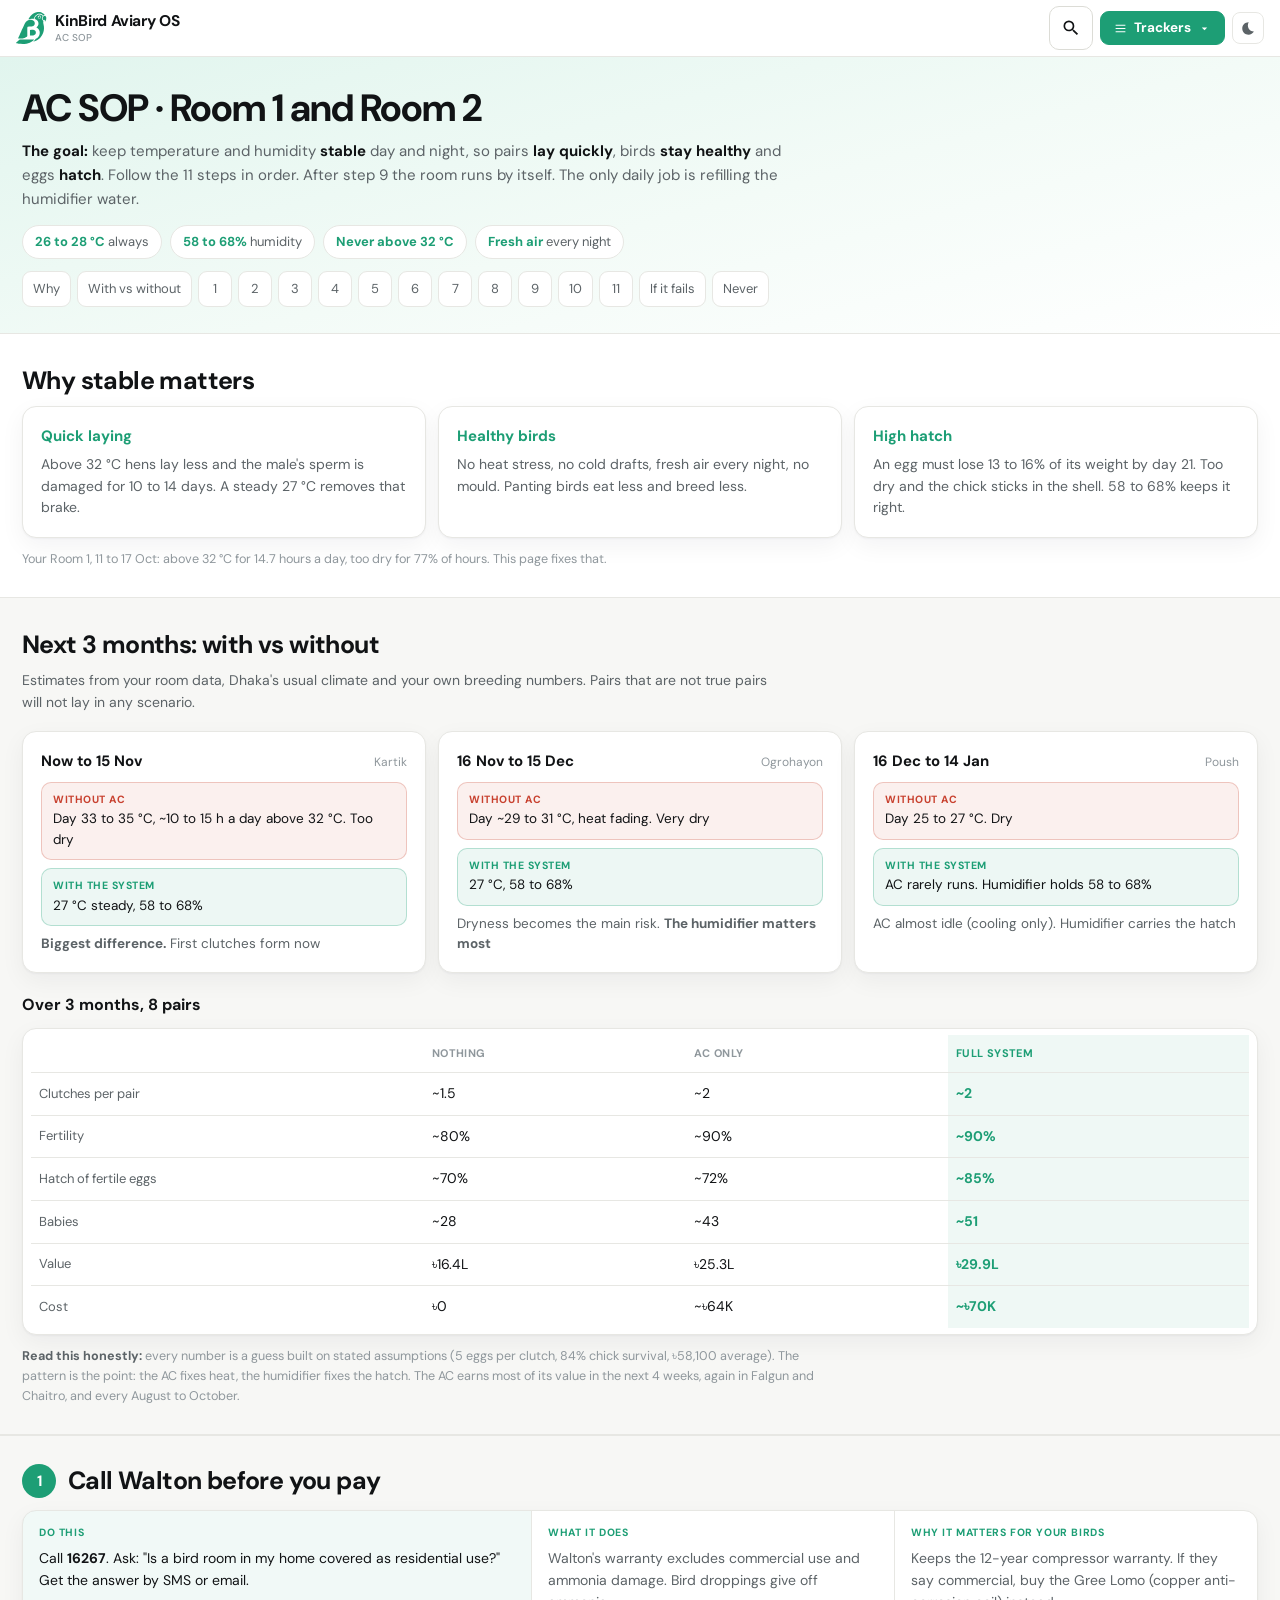
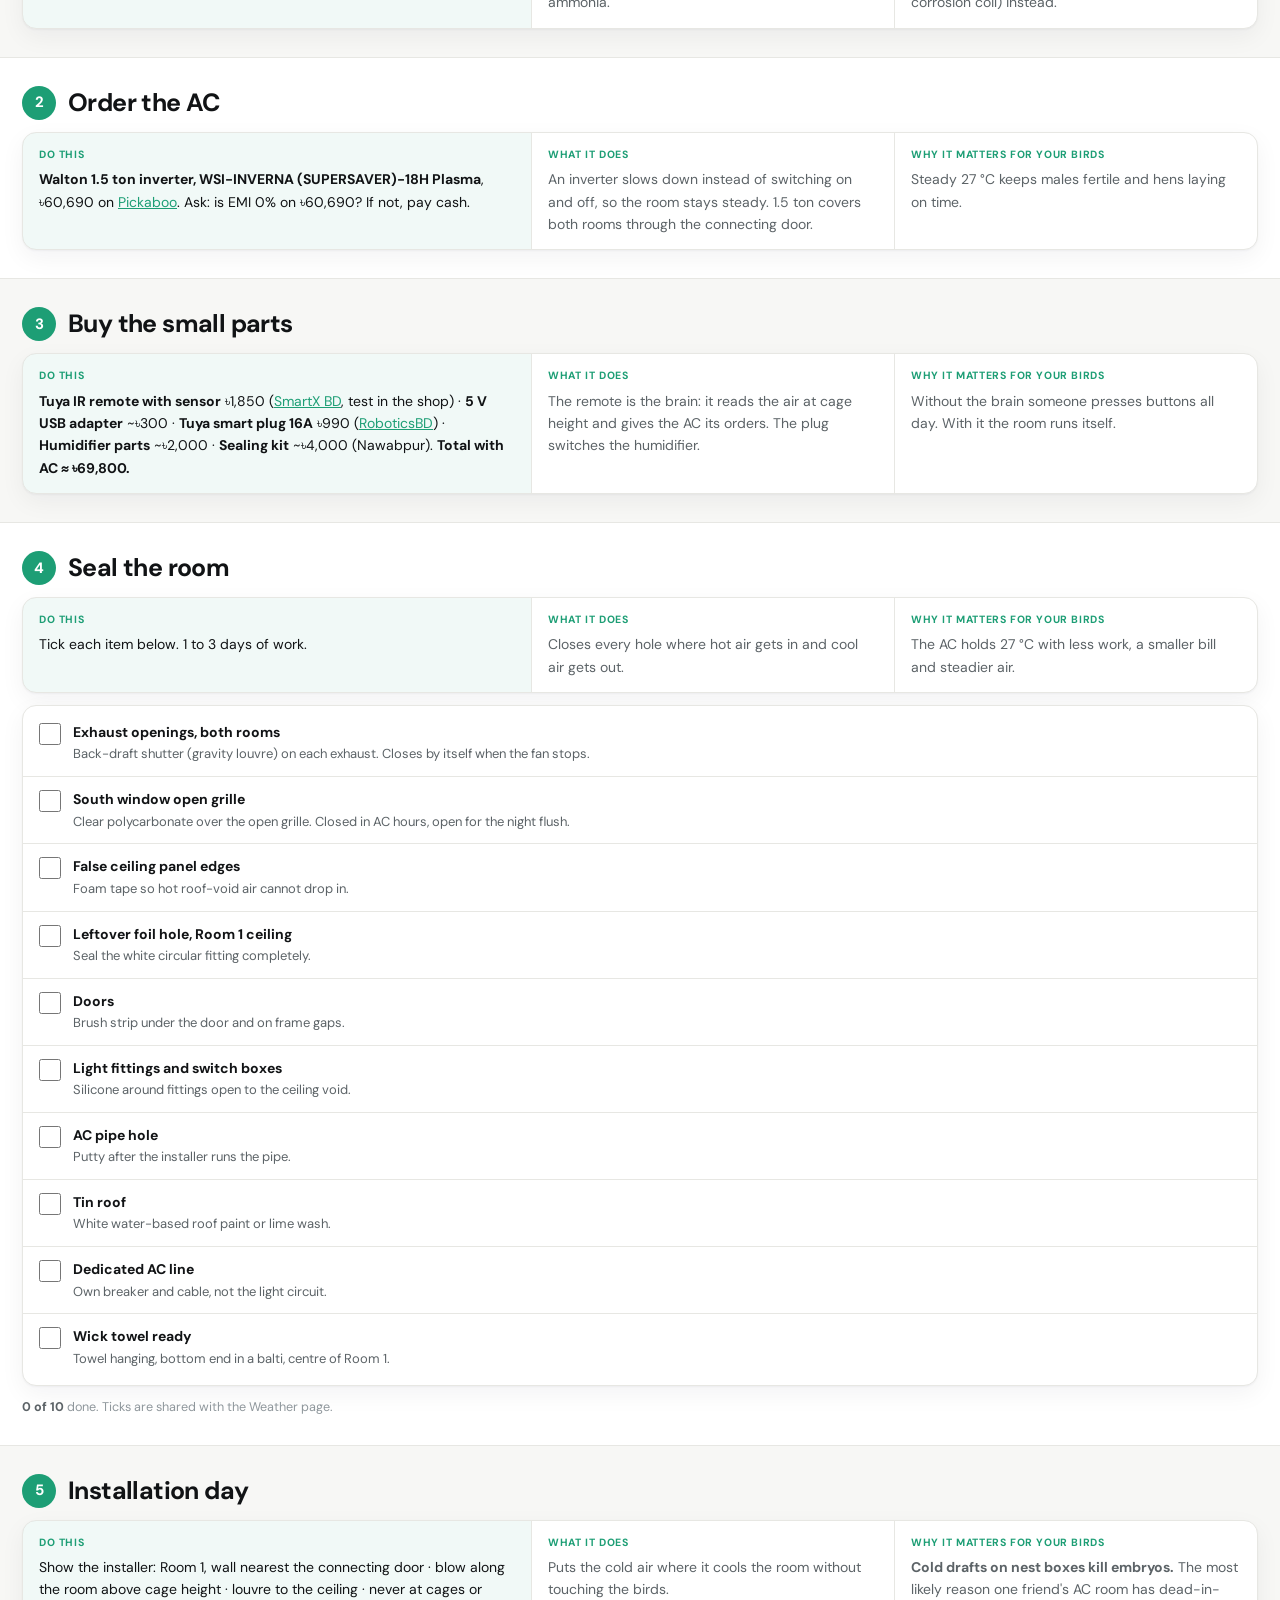
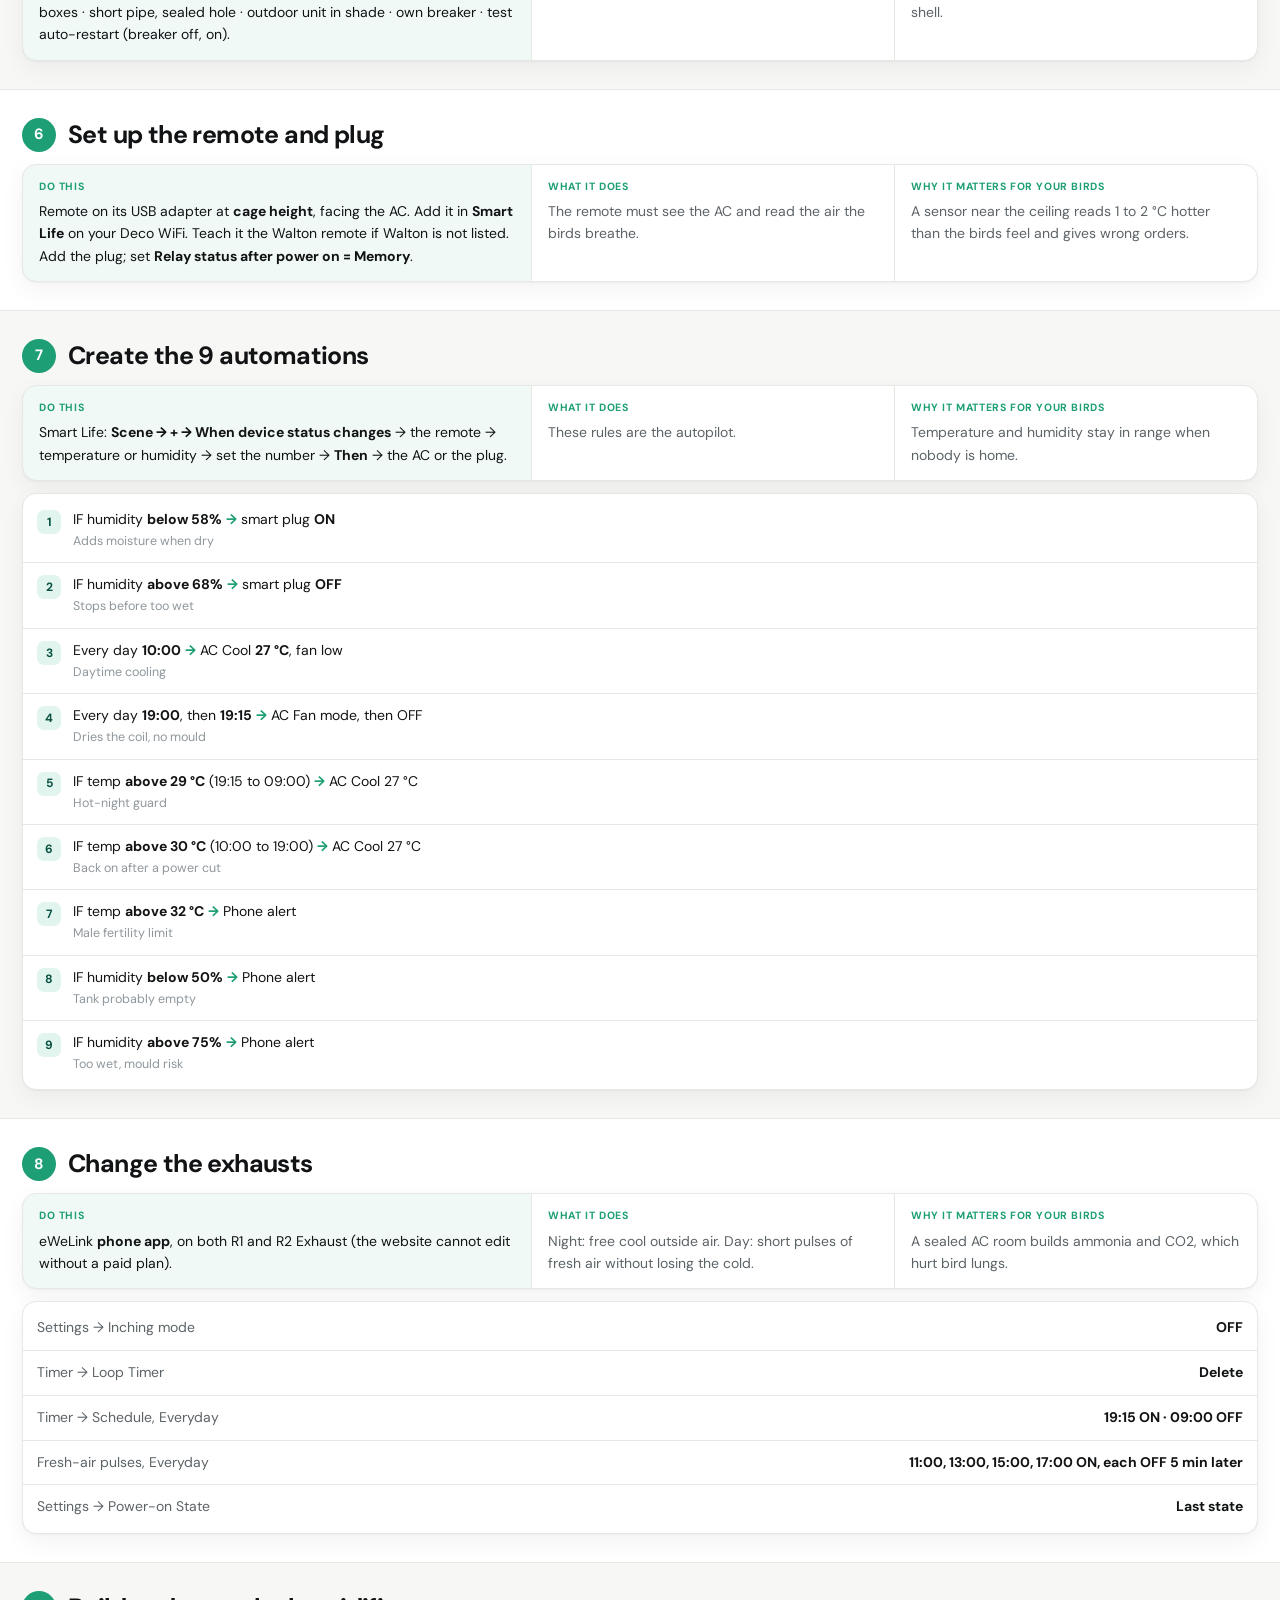
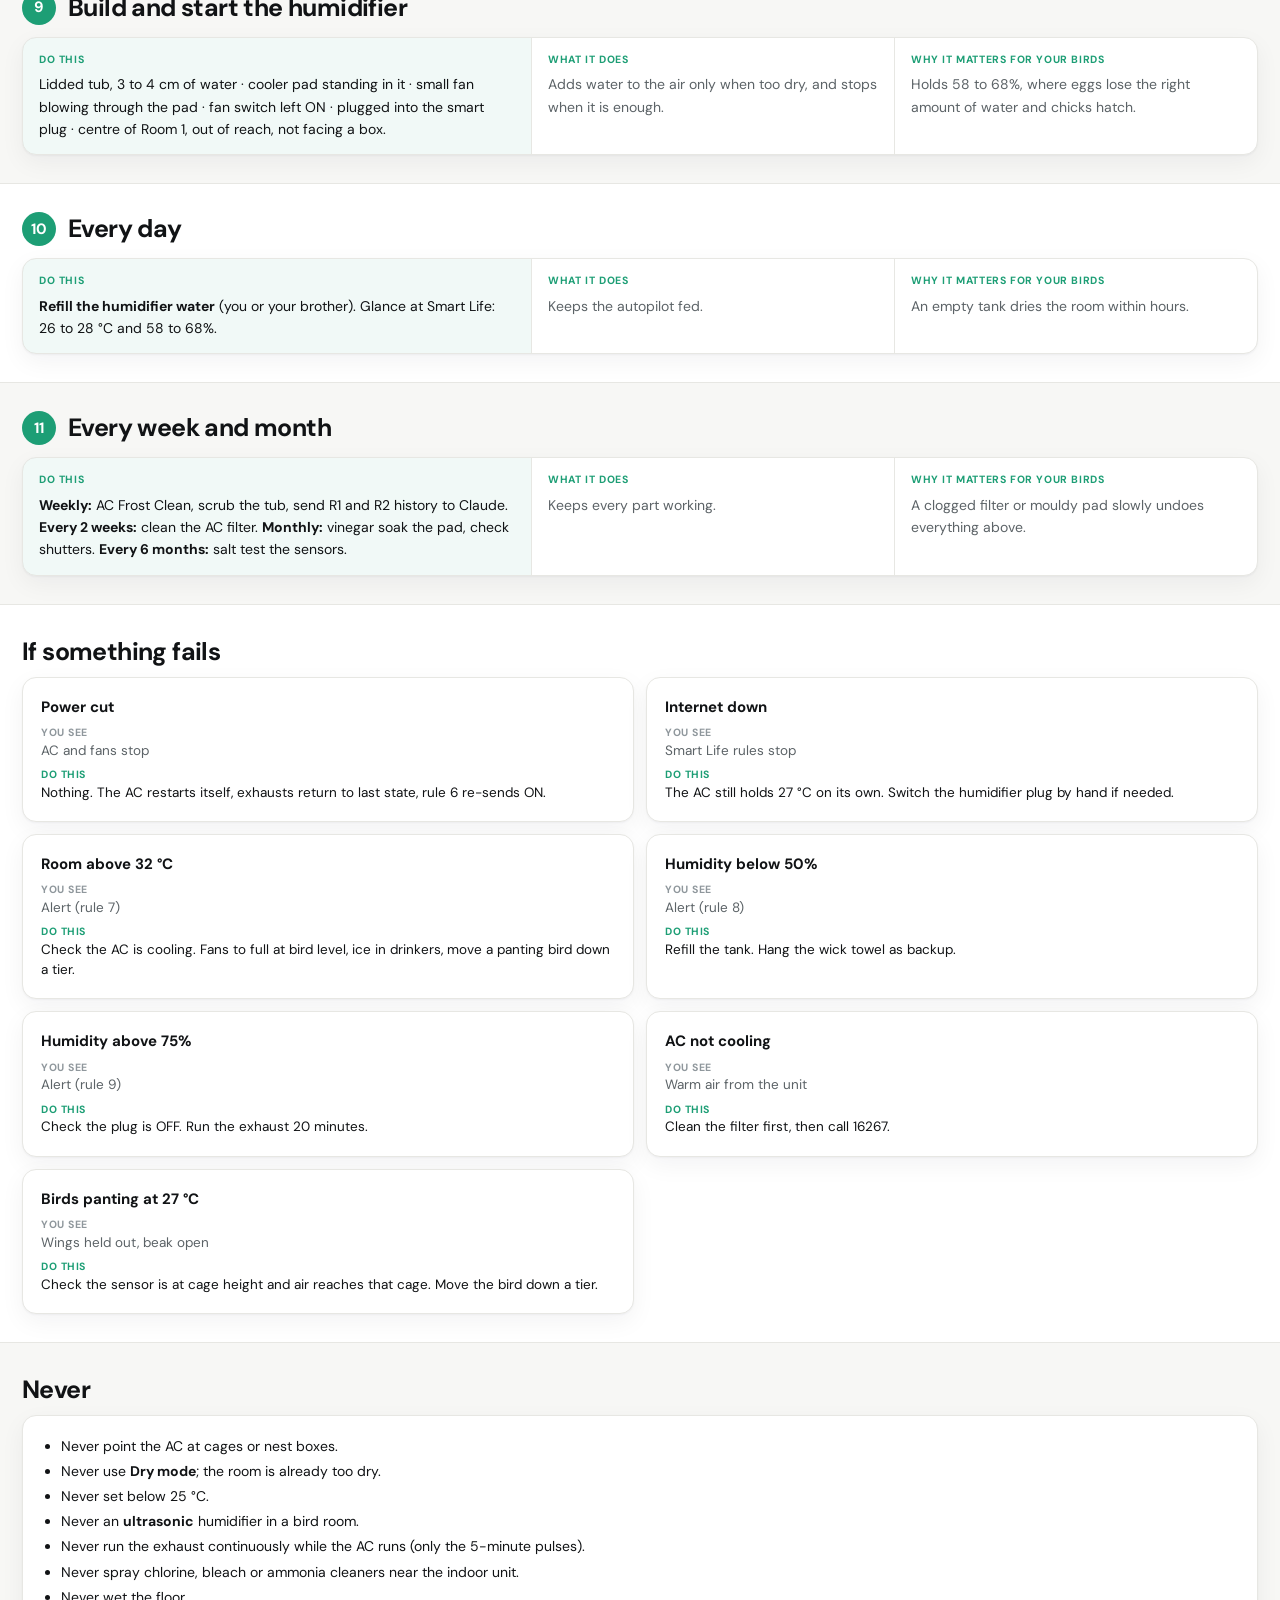
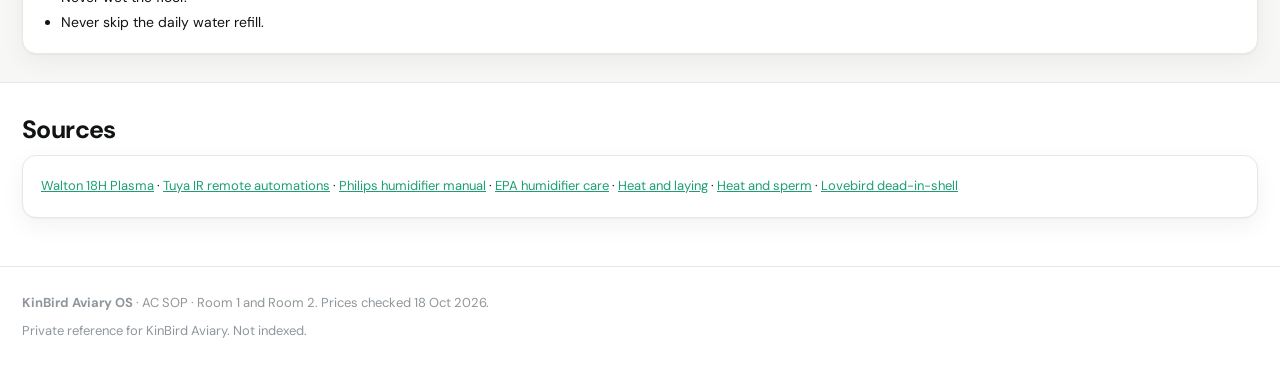
<file: ac.html>
<!DOCTYPE html>
<html lang="en" data-theme="light">
<head>
<meta name="robots" content="noindex,nofollow,noarchive,nosnippet,noimageindex">
<meta name="googlebot" content="noindex,nofollow">
<meta name="bingbot" content="noindex,nofollow">
<script>try{var _t=localStorage.getItem("bmt-theme")||((window.matchMedia&&window.matchMedia("(prefers-color-scheme: dark)").matches)?"dark":"light");document.documentElement.setAttribute("data-theme",_t)}catch(e){}</script>
<meta charset="UTF-8">
<meta name="viewport" content="width=device-width, initial-scale=1">
<title>AC SOP · KinBird Aviary OS</title>
<meta name="description" content="AC, humidity and ventilation SOP for the KinBird Aviary bird rooms.">
<link rel="icon" type="image/svg+xml" href="data:image/svg+xml,%3Csvg%20xmlns%3D%22http%3A%2F%2Fwww.w3.org%2F2000%2Fsvg%22%20viewBox%3D%22-20%20-20%20555%20583%22%3E%3Cg%20fill%3D%22%231d9e75%22%3E%3Cg%20transform%3D%22translate%289775.001%20-498.755%29%22%3E%3Cpath%20d%3D%22M36.511%2C2.159A59.615%2C59.615%2C0%2C0%2C1%2C50.688%2C19.592l1.714%2C2.9c3.931%2C7.731%2C4.625%2C14.839%2C4.671%2C23.365l.022%2C3.062c-.286%2C14.7-5.636%2C25.13-15.637%2C35.772-5.523%2C5.165-11.681%2C8.613-18.635%2C11.524l-2.779%2C1.222C13.927%2C99.046%2C8%2C98.815%2C1.7%2C98.775q-4.236.018-8.472.041-6.638.018-13.274-.01c-4.289-.017-8.577.009-12.866.041l-3.948-.054a42.175%2C42.175%2C0%2C0%2C0-25.067%2C7.873c-5.294%2C6.065-8.295%2C11.653-8.225%2C19.782.007%2C1.209.014%2C2.418.021%2C3.664l.041%2C4.019q.028%2C4.345.055%2C8.69c.005.763.011%2C1.526.017%2C2.312q.06%2C8.4.065%2C16.8c0%2C.814%2C0%2C1.628%2C0%2C2.466q0%2C5.036.008%2C10.072.01%2C14.279.124%2C28.557.107%2C11.348.071%2C22.694c-.012%2C4%2C0%2C8%2C.063%2C12%2C.407%2C26.251.407%2C26.251-4.332%2C32.5a38.706%2C38.706%2C0%2C0%2C1-9.968%2C7.11q-1.981%2C1.443-3.936%2C2.921a152.576%2C152.576%2C0%2C0%2C1-28.571%2C13.333l-3.683%2C1.338c-19.353%2C6.508-40.4%2C8.16-60.693%2C8.063l-4.006-.005q-6.262-.01-12.525-.036l-8.551-.016q-10.418-.019-20.837-.057a116.469%2C116.469%2C0%2C0%2C1%2C4.884-12.825l1.485-3.265%2C1.54-3.356%2C1.5-3.3c2.446-5.358%2C4.958-10.663%2C7.626-15.914a110.079%2C110.079%2C0%2C0%2C0%2C5.533-12.93%2C114.871%2C114.871%2C0%2C0%2C1%2C8.156-16.983%2C77.4%2C77.4%2C0%2C0%2C0%2C4.262-9.956c3.59-9.5%2C7.885-18.641%2C12.2-27.831q3.722-7.936%2C7.413-15.887l1.5-3.222q6.585-14.138%2C12.983-28.36Q-144.558%2C120-131.049%2C91.117q4.04-8.679%2C8.039-17.376%2C2.48-5.387%2C4.981-10.764%2C1.148-2.481%2C2.285-4.968C-108.757%2C42.72-100.5%2C29.336-88.631%2C17.27l2.671-2.717C-54.3-15.756.1-23.748%2C36.511%2C2.159Z%22%20transform%3D%22translate%28-9513.381%20644.308%29%22%2F%3E%0A%3Cpath%20d%3D%22M19.963%2C1.853C30.5%2C10.1%2C30.5%2C10.1%2C32.7%2C14.61c.047%2C3.471-1.528%2C4.953-3.669%2C7.633C19.789%2C35%2C18.146%2C47.961%2C19.963%2C63.386c2.783%2C12.351%2C9.5%2C23.477%2C20.317%2C30.331l4.063%2C2.177-.467%2C2.213c-4.509%2C21.854-2.278%2C39.844%2C3.444%2C61.258%2C12.169%2C45.738%2C10.734%2C88.721-4.138%2C133.9l-.973%2C3.027C30.272%2C332.963%2C11.241%2C363.8-14.867%2C391.946l-2.027%2C2.258c-24.418%2C26-65.291%2C49.483-101.55%2C51.274-1.852.015-3.705-.045-5.556-.127%2C4.023-4.1%2C8.181-7.945%2C12.481-11.755%2C8.231-7.454%2C15.747-15.385%2C20.753-25.4%2C2.154-4.1%2C3.843-5.723%2C8.395-7.211%2C25.917-9.536%2C44.123-32.748%2C55.578-56.83l1.478-3.3%2C1.333-2.97c10.06-24.847%2C9.333-53.16-.711-77.75C-34.181%2C238.3-51.471%2C222.4-72.028%2C211.054l-2.05-1.383v-2.322A38.156%2C38.156%2C0%2C0%2C1-69.8%2C204.01c15.012-10.8%2C26.114-26.57%2C30.027-44.943%2C2.834-21.539.144-39.822-12.3-57.932C-65.9%2C83.354-83.807%2C74.872-104.263%2C66.869c1.673-18.488%2C9.121-33.409%2C20.9-47.6l1.533-2.045C-75.239%2C8.753-65%2C.916-55.5-3.952h4.644V-6.274C-26.752-15.349-1.489-12.621%2C19.963%2C1.853Z%22%20transform%3D%22translate%28-9354.948%20551.753%29%22%2F%3E%0A%3Cpath%20d%3D%22M11.848.025q3.64%2C0%2C7.28%2C0c6.563%2C0%2C13.124.058%2C19.686.131%2C6.867.065%2C13.734.071%2C20.6.084q19.49.049%2C38.978.223%2C22.195.175%2C44.39.227%2C45.642.164%2C91.282.526C218.7%2C33.867%2C164.295%2C53.652%2C133.06%2C65.066A210.4%2C210.4%2C0%2C0%2C1%2C104.723%2C72.6q-2.922.573-5.832%2C1.209c-17.429%2C3.8-34.484%2C4.476-52.253%2C4.461l-3.279.006A305.434%2C305.434%2C0%2C0%2C1%2C5.14%2C76.053c-3.434-.417-6.8-.737-10.256-.906-14.287-.769-27.906-3.861-41.778-7.179l-3-.715q-4.273-1.027-8.54-2.078l-2.6-.634A79.053%2C79.053%2C0%2C0%2C1-73.6%2C60.422a23.418%2C23.418%2C0%2C0%2C1%2C6.122-8.458l2.3-2.137%2C2.462-2.249%2C2.537-2.346q3.729-3.445%2C7.477-6.869l3.8-3.492q3.361-3.086%2C6.73-6.163%2C6.435-5.887%2C12.822-11.826%2C1.742-1.612%2C3.528-3.176a23.545%2C23.545%2C0%2C0%2C0%2C4.234-4.643C-12.119-1.581-1.35-.2%2C11.848.025Z%22%20transform%3D%22translate%28-9701.404%20963.385%29%22%2F%3E%0A%3Cpath%20d%3D%22M30.105.844%2C34.173%2C2.16c20.274%2C7.229%2C42.11%2C20.67%2C53.982%2C39.319v3.483l-3.138%2C1.147L80.9%2C47.647l-4.082%2C1.51a34.939%2C34.939%2C0%2C0%2C0-8.4%2C5.093c-3.535%2C0-4.682-1.2-7.256-3.628l-3.193-3.338C42.629%2C31.944%2C24.142%2C24.85%2C2.677%2C24.79c-14.671.195-26.8%2C1.63-39.909%2C8.562l-3.406%2C1.778C-69.241%2C50.9-85.366%2C76.508-94.47%2C107.166l-.812%2C2.812c-8.464.146-8.464.146-12.507-.57-23.938-3.774-50.764-1.06-72.944%2C8.865-2.785.993-2.785.993-6.268-.168%2C10.821-21.594%2C22.971-41.478%2C39.474-59.21l1.876-2.03C-119.069%2C28.4-86.205%2C9.961-48.842-.317L-46.4-1C-23.11-7.212%2C7.276-6.611%2C30.105.844Z%22%20transform%3D%22translate%28-9377.86%20504%29%22%2F%3E%0A%3Cpath%20d%3D%22M0%2C.073l29.315-.29%2C9.167-.128q3.662-.02%2C7.323-.035l3.734-.072C65.116-.46%2C77.693%2C5.024%2C89.106%2C15.456c8.221%2C8.565%2C10.959%2C18.555%2C11.029%2C30.041l.073%2C2.875c.081%2C12.727-4.607%2C22.654-13.1%2C32-8.355%2C8.068-19.863%2C13.9-31.622%2C13.869H51.7l-3.972-.018-3.655%2C0q-6.764-.009-13.529-.037L0%2C94.113Z%22%20transform%3D%22translate%28-9538.158%20801.985%29%22%2F%3E%0A%3Cpath%20d%3D%22M6.082.021C17.223%2C8.683%2C22.573%2C23.712%2C24.658%2C37.173%2C26.984%2C58.536%2C21.646%2C77.1%2C8.74%2C94.4a57.082%2C57.082%2C0%2C0%2C1-4.98%2C5.465H1.438l-.132-3.188C.852%2C88.26-.032%2C80.978-3.206%2C73.163L-4.367%2C69.68-6.7%2C71.245l-3.107%2C1.991-3.061%2C2c-3.671%2C1.667-5.147%2C1.542-8.912.249-6.388-4.259-9.521-9.378-12.771-16.254l-1.283-2.653C-39.243%2C46.239-38%2C34.622-33.464%2C24.91-26.339%2C12.469-15.627%2C4.821-1.995.416A26.825%2C26.825%2C0%2C0%2C1%2C6.082.021Z%22%20transform%3D%22translate%28-9285.339%20560.551%29%22%2F%3E%0A%3Cpath%20fill%3D%22%23f2f6f2%22%20d%3D%22M5.37.325c6.564%2C3.354%2C10.893%2C8.729%2C14.658%2C14.948%2C1.9%2C8.889%2C1.013%2C15.744-3.424%2C23.719a28.472%2C28.472%2C0%2C0%2C1-8.694%2C8.354l-3.048%2C2.1a32.938%2C32.938%2C0%2C0%2C1-22.349%2C0c-6.718-3.9-12.862-8.355-15.238-16.036-1.33-9.427-.891-17.473%2C4.7-25.388C-18.907-1.933-7.282-4.452%2C5.37.325Z%22%20transform%3D%22translate%28-9371.919%20559.667%29%22%2F%3E%0A%3Cpath%20d%3D%22M1.826.034C7.268-.4%2C11.171-.528%2C16.121%2C1.993l3.12%2C2.685L22%2C7c3.037%2C5.608%2C2.715%2C11.187%2C1.887%2C17.415-2.63%2C5.665-5.985%2C8.9-11.61%2C11.61-5.8.925-10.214.672-15.528-1.887-4.211-3.81-7.335-6.824-8.054-12.671a48.014%2C48.014%2C0%2C0%2C1%2C.363-8.662l2.322-2.322%2C1.814%2C2.975%2C2.83%2C2.83c5.057.049%2C5.057.049%2C9.288-2.322.623-5.522.623-5.522-1.741-10.231L1.826%2C2.356Z%22%20transform%3D%22translate%28-9384.412%20567.504%29%22%2F%3E%3C%2Fg%3E%3C%2Fg%3E%3C%2Fsvg%3E">
<meta name="theme-color" content="#1d9e75">
<link rel="preconnect" href="https://fonts.googleapis.com">
<link rel="preconnect" href="https://fonts.gstatic.com" crossorigin>
<link href="https://fonts.googleapis.com/css2?family=DM+Sans:opsz,wght@9..40,400;9..40,500;9..40,600;9..40,700&family=Hind+Siliguri:wght@400;600;700&display=swap" rel="stylesheet">
<style>
:root{
  --bg:#ffffff; --bg2:#f7f7f5; --mint:#e1f5ee; --mint2:#f3fbf7; --sand:#faeeda; --sky:#e6f1fb; --rose:#f4eefe;
  --ink:#111315; --ink2:#5c6367; --ink3:#8f979c;
  --green:#1d9e75; --gmid:#12855f; --gdeep:#085041; --line:#e7e7e3; --line2:#f0f0ed;
  --card:#ffffff; --shadow:0 1px 2px rgba(16,24,40,.04),0 8px 24px rgba(16,24,40,.05);
  --ok:#1d9e75; --warn:#c9821a; --bad:#c8412f; --cool:#3b7fc4;
}
[data-theme="dark"]{
  --bg:#0e1418; --bg2:#151d22; --mint:#11302a; --mint2:#0f2621; --sand:#2c2416; --sky:#132535; --rose:#241a33;
  --ink:#eef2f1; --ink2:#a8b3b2; --ink3:#77837f;
  --green:#2fbe8e; --gmid:#25a87c; --gdeep:#8fe3c4; --line:#232d33; --line2:#1b242a;
  --card:#131b20; --shadow:0 1px 2px rgba(0,0,0,.4),0 8px 24px rgba(0,0,0,.35);
  --ok:#2fbe8e; --warn:#e0a955; --bad:#e8776a; --cool:#6fa9e0;
}
*{box-sizing:border-box;margin:0;padding:0}
html{scroll-behavior:smooth}
body{font-family:'DM Sans',-apple-system,BlinkMacSystemFont,'Segoe UI',sans-serif;background:var(--bg);color:var(--ink);line-height:1.55;-webkit-font-smoothing:antialiased;transition:background .2s,color .2s}
.bn{font-family:'Hind Siliguri','DM Sans',sans-serif}
.wrap{max-width:1366px;margin:0 auto;padding:0 22px}
a{color:inherit}

/* topbar */
.topbar{position:sticky;top:0;z-index:90;background:color-mix(in srgb,var(--bg) 90%,transparent);backdrop-filter:blur(16px);border-bottom:1px solid var(--line)}
.topbar .wrap{display:flex;align-items:center;gap:12px;height:56px}
.brand{display:flex;align-items:center;gap:9px;font-weight:700;font-size:15.5px;letter-spacing:-.35px;text-decoration:none;flex-shrink:0}
.mark{display:inline-flex;align-items:center;justify-content:center;width:28px;height:28px;border-radius:8px;background:var(--green);flex-shrink:0}
.mark svg{width:17px;height:17px;fill:#fff}
.bname{display:block;line-height:1.15}
.bname small{display:block;font-size:10px;font-weight:500;color:var(--ink3);letter-spacing:0;margin-top:1px}
.nav{display:flex;align-items:center;gap:7px;margin-left:auto;overflow-x:auto;scrollbar-width:none}
.nav::-webkit-scrollbar{display:none}
.navlink{display:inline-flex;align-items:center;gap:6px;font-size:13.5px;font-weight:600;color:var(--ink2);text-decoration:none;padding:7px 12px;border-radius:8px;border:1px solid var(--line);background:var(--card);white-space:nowrap;transition:.16s;flex-shrink:0}
.navlink:hover{border-color:var(--green);color:var(--green)}
.navlink.on{background:var(--green);border-color:var(--green);color:#fff}
[data-theme="dark"] .navlink.on{color:#0e1418}
.navlink svg{width:13px;height:13px;fill:currentColor}
.tbtn{display:inline-flex;align-items:center;justify-content:center;background:var(--card);border:1px solid var(--line);color:var(--ink2);width:32px;height:32px;border-radius:8px;cursor:pointer;font-family:inherit;transition:.16s;flex-shrink:0}
.tbtn:hover{border-color:var(--green);color:var(--green)}
.tbtn svg{width:15px;height:15px;fill:currentColor}
@media(max-width:760px){.navlink span{display:none}.navlink{padding:7px 9px}}
@media(max-width:560px){.brand .bname{display:none}}

/* hero */
.hero{background:linear-gradient(165deg,var(--mint) 0%,var(--mint2) 55%,var(--bg) 100%);border-bottom:1px solid var(--line);padding:30px 0 26px}
[data-theme="dark"] .hero{background:linear-gradient(165deg,#11302a 0%,#0f2621 55%,var(--bg) 100%)}
.bdate{display:flex;flex-wrap:wrap;align-items:flex-end;gap:16px 26px}
.bdate .big{font-size:clamp(26px,4.6vw,40px);font-weight:700;letter-spacing:-1px;line-height:1.08}
.bdate .bnbig{font-size:clamp(20px,3.4vw,29px);font-weight:600;color:var(--gmid);line-height:1.25}
.bmeta{display:flex;flex-wrap:wrap;gap:8px;margin-top:14px}
.pill{display:inline-flex;align-items:center;gap:6px;font-size:12.5px;font-weight:600;padding:5px 11px;border-radius:99px;background:var(--card);border:1px solid var(--line);color:var(--ink2)}
.pill b{color:var(--ink)}
.pill.gr{background:var(--green);border-color:var(--green);color:#fff}
[data-theme="dark"] .pill.gr{color:#0e1418}

/* layout */
section{padding:30px 0}
h2{font-size:clamp(19px,2.4vw,25px);font-weight:700;letter-spacing:-.6px;margin-bottom:5px}
.sub{font-size:14px;color:var(--ink2);margin-bottom:18px;max-width:760px}
.card{background:var(--card);border:1px solid var(--line);border-radius:14px;padding:18px;box-shadow:var(--shadow)}
.grid2{display:grid;grid-template-columns:1fr 1fr;gap:16px}
.grid3{display:grid;grid-template-columns:repeat(3,1fr);gap:14px}
@media(max-width:860px){.grid2,.grid3{grid-template-columns:1fr}}

/* gap engine */
.gapwrap{display:grid;grid-template-columns:minmax(230px,300px) 1fr;gap:18px}
@media(max-width:860px){.gapwrap{grid-template-columns:1fr}}
.fld{margin-bottom:12px}
.fld label{display:block;font-size:12px;font-weight:600;color:var(--ink2);margin-bottom:5px;text-transform:uppercase;letter-spacing:.4px}
.fld input{width:100%;font-family:inherit;font-size:16px;font-weight:600;padding:9px 11px;border-radius:9px;border:1px solid var(--line);background:var(--bg2);color:var(--ink)}
.fld input:focus{outline:2px solid var(--green);outline-offset:-1px;border-color:var(--green)}
.hint{font-size:11.5px;color:var(--ink3);margin-top:4px;line-height:1.45}
.verdict{border-radius:13px;padding:17px 18px;border:1px solid var(--line);background:var(--bg2)}
.verdict.ok{background:var(--mint);border-color:color-mix(in srgb,var(--green) 40%,transparent)}
.verdict.warn{background:var(--sand);border-color:color-mix(in srgb,var(--warn) 40%,transparent)}
.verdict.bad{background:#fdecea;border-color:color-mix(in srgb,var(--bad) 40%,transparent)}
[data-theme="dark"] .verdict.bad{background:#2b1512}
.vnum{font-size:40px;font-weight:700;letter-spacing:-1.6px;line-height:1}
.vlab{font-size:12px;font-weight:700;text-transform:uppercase;letter-spacing:.6px;color:var(--ink2);margin-bottom:6px}
.vtext{font-size:14.2px;margin-top:10px;line-height:1.6}
.vtext b{font-weight:700}
.readout{display:grid;grid-template-columns:repeat(auto-fit,minmax(126px,1fr));gap:10px;margin-top:14px}
.ro{background:var(--card);border:1px solid var(--line);border-radius:10px;padding:10px 12px}
.ro .k{font-size:10.5px;font-weight:700;text-transform:uppercase;letter-spacing:.5px;color:var(--ink3)}
.ro .v{font-size:19px;font-weight:700;letter-spacing:-.5px;margin-top:2px}

/* action cards */
.act{border-left:3px solid var(--green);padding:13px 15px;background:var(--bg2);border-radius:0 11px 11px 0;margin-bottom:10px}
.act.w{border-left-color:var(--warn)}
.act.b{border-left-color:var(--bad)}
.act .t{font-size:11px;font-weight:700;text-transform:uppercase;letter-spacing:.6px;color:var(--ink3);margin-bottom:3px}
.act .m{font-size:15px;font-weight:700;letter-spacing:-.3px}
.act .d{font-size:13px;color:var(--ink2);margin-top:4px;line-height:1.55}

/* tables */
.tw{overflow-x:auto;border:1px solid var(--line);border-radius:13px;background:var(--card)}
table{width:100%;border-collapse:collapse;font-size:13.4px;min-width:660px}
th{background:var(--bg2);font-size:11px;font-weight:700;text-transform:uppercase;letter-spacing:.5px;color:var(--ink2);text-align:left;padding:10px 12px;border-bottom:1px solid var(--line);white-space:nowrap}
td{padding:9px 12px;border-bottom:1px solid var(--line2);white-space:nowrap}
tr:last-child td{border-bottom:0}
td.n{font-variant-numeric:tabular-nums;font-weight:600}
.tag{display:inline-block;font-size:10.5px;font-weight:700;padding:2px 7px;border-radius:5px;letter-spacing:.3px}
.t-ok{background:var(--mint);color:var(--gmid)}
.t-warn{background:var(--sand);color:var(--warn)}
.t-bad{background:#fdecea;color:var(--bad)}
[data-theme="dark"] .t-bad{background:#2b1512;color:var(--bad)}
.t-cool{background:var(--sky);color:var(--cool)}
tr.today td{background:var(--mint2);font-weight:700}
[data-theme="dark"] tr.today td{background:#0f2621}

.note{font-size:12.6px;color:var(--ink3);margin-top:11px;line-height:1.6;max-width:820px}
.note b{color:var(--ink2)}
.err{background:#fdecea;border:1px solid color-mix(in srgb,var(--bad) 40%,transparent);color:var(--bad);padding:12px 14px;border-radius:11px;font-size:13.5px;font-weight:600}
[data-theme="dark"] .err{background:#2b1512}
footer{border-top:1px solid var(--line);padding:26px 0;margin-top:20px;font-size:13px;color:var(--ink3)}
footer a{color:var(--green);font-weight:600}
.seg{display:inline-flex;border:1px solid var(--line);border-radius:9px;overflow:hidden;margin-left:auto}
.seg button{font-family:inherit;font-size:12.5px;font-weight:600;padding:6px 12px;background:var(--card);color:var(--ink2);border:0;cursor:pointer;border-right:1px solid var(--line)}
.seg button:last-child{border-right:0}
.seg button.on{background:var(--green);color:#fff}
[data-theme="dark"] .seg button.on{color:#0e1418}
.hd{display:flex;align-items:flex-end;gap:14px;flex-wrap:wrap;margin-bottom:16px}
.hd>div{flex:1;min-width:240px}
.hd .sub{margin-bottom:0}

/* ================= MOBILE ================= */
@media(max-width:900px){
  .wrap{padding:0 14px}
  .navlink{min-height:42px;padding:10px 12px}
  .tbtn{width:42px;height:42px}
  .tbtn svg{width:18px;height:18px}
  .fld input{font-size:16px;padding:12px 12px}
  .pill{font-size:13px;padding:7px 12px}
  .hint{font-size:12.5px}
  .ro .k{font-size:11.5px}
  .act .t{font-size:12px}
  .act .d{font-size:13.5px}
  .vlab{font-size:12.5px}
  table{font-size:14px}
  th{font-size:12px;padding:11px 12px}
  td{padding:11px 12px}
  .tag{font-size:11.5px}
  .note{font-size:13.5px}
  .sub{font-size:14.5px}
  .bdate .big{font-size:26px}
  section{padding:24px 0}
}

/* ===== trackers dropdown (shared across every page) ===== */
.navdd{position:relative;flex-shrink:0}
.navbtn{display:inline-flex;align-items:center;gap:7px;font-size:13.5px;font-weight:700;color:#fff;background:var(--green);border:1px solid var(--green);padding:8px 13px;border-radius:9px;cursor:pointer;white-space:nowrap;font-family:inherit;line-height:1.2;transition:.16s}
.navbtn:hover{background:var(--gmid);border-color:var(--gmid)}
[data-theme="dark"] .navbtn{color:#0e1418}
.navbtn svg{width:13px;height:13px;fill:currentColor}
.navbtn .cv{transition:transform .18s}
.navdd.open .navbtn .cv{transform:rotate(180deg)}
.navmenu{position:absolute;right:0;top:calc(100% + 8px);min-width:296px;background:var(--card);border:1px solid var(--line);border-radius:14px;box-shadow:0 14px 44px rgba(16,24,40,.18);padding:7px;display:none;z-index:300}
[data-theme="dark"] .navmenu{box-shadow:0 14px 44px rgba(0,0,0,.55)}
.navdd.open .navmenu{display:block}
.navmenu a{display:flex;align-items:center;gap:11px;padding:9px 11px;border-radius:9px;text-decoration:none;color:var(--ink);transition:.14s}
.navmenu a:hover{background:var(--mint2)}
.navmenu a.on{background:var(--mint)}
.nmi{width:30px;height:30px;border-radius:8px;background:var(--bg2);display:grid;place-items:center;flex-shrink:0}
.navmenu a.on .nmi{background:var(--card)}
.nmi svg{width:15px;height:15px;fill:var(--green)}
.nmt{font-size:13.5px;font-weight:700;line-height:1.3}
.nmt small{display:block;font-size:11.4px;font-weight:500;color:var(--ink3);letter-spacing:0}
.nmhd{font-size:9.5px;font-weight:700;letter-spacing:1px;text-transform:uppercase;color:var(--ink3);padding:9px 11px 5px}
.nmsep{height:1px;background:var(--line);margin:6px 4px}
@media(max-width:640px){.navmenu{min-width:min(300px,calc(100vw - 28px))}.navbtn{padding:8px 11px}}

.topbar .nav{overflow:visible!important}
.topbar .navdd{margin-left:auto}
.topbar .nav .navdd{margin-left:0}
</style>
<link rel="stylesheet" href="mobile.css?v65">
</head>
<body>

<div class="topbar"><div class="wrap">
  <a class="brand" href="index.html">
    <span class="mark"><svg class="kbbird" viewBox="0 0 514.85 542.908" aria-hidden="true"><g transform="translate(9775.001 -498.755)"><path d="M36.511,2.159A59.615,59.615,0,0,1,50.688,19.592l1.714,2.9c3.931,7.731,4.625,14.839,4.671,23.365l.022,3.062c-.286,14.7-5.636,25.13-15.637,35.772-5.523,5.165-11.681,8.613-18.635,11.524l-2.779,1.222C13.927,99.046,8,98.815,1.7,98.775q-4.236.018-8.472.041-6.638.018-13.274-.01c-4.289-.017-8.577.009-12.866.041l-3.948-.054a42.175,42.175,0,0,0-25.067,7.873c-5.294,6.065-8.295,11.653-8.225,19.782.007,1.209.014,2.418.021,3.664l.041,4.019q.028,4.345.055,8.69c.005.763.011,1.526.017,2.312q.06,8.4.065,16.8c0,.814,0,1.628,0,2.466q0,5.036.008,10.072.01,14.279.124,28.557.107,11.348.071,22.694c-.012,4,0,8,.063,12,.407,26.251.407,26.251-4.332,32.5a38.706,38.706,0,0,1-9.968,7.11q-1.981,1.443-3.936,2.921a152.576,152.576,0,0,1-28.571,13.333l-3.683,1.338c-19.353,6.508-40.4,8.16-60.693,8.063l-4.006-.005q-6.262-.01-12.525-.036l-8.551-.016q-10.418-.019-20.837-.057a116.469,116.469,0,0,1,4.884-12.825l1.485-3.265,1.54-3.356,1.5-3.3c2.446-5.358,4.958-10.663,7.626-15.914a110.079,110.079,0,0,0,5.533-12.93,114.871,114.871,0,0,1,8.156-16.983,77.4,77.4,0,0,0,4.262-9.956c3.59-9.5,7.885-18.641,12.2-27.831q3.722-7.936,7.413-15.887l1.5-3.222q6.585-14.138,12.983-28.36Q-144.558,120-131.049,91.117q4.04-8.679,8.039-17.376,2.48-5.387,4.981-10.764,1.148-2.481,2.285-4.968C-108.757,42.72-100.5,29.336-88.631,17.27l2.671-2.717C-54.3-15.756.1-23.748,36.511,2.159Z" transform="translate(-9513.381 644.308)"/>
<path d="M19.963,1.853C30.5,10.1,30.5,10.1,32.7,14.61c.047,3.471-1.528,4.953-3.669,7.633C19.789,35,18.146,47.961,19.963,63.386c2.783,12.351,9.5,23.477,20.317,30.331l4.063,2.177-.467,2.213c-4.509,21.854-2.278,39.844,3.444,61.258,12.169,45.738,10.734,88.721-4.138,133.9l-.973,3.027C30.272,332.963,11.241,363.8-14.867,391.946l-2.027,2.258c-24.418,26-65.291,49.483-101.55,51.274-1.852.015-3.705-.045-5.556-.127,4.023-4.1,8.181-7.945,12.481-11.755,8.231-7.454,15.747-15.385,20.753-25.4,2.154-4.1,3.843-5.723,8.395-7.211,25.917-9.536,44.123-32.748,55.578-56.83l1.478-3.3,1.333-2.97c10.06-24.847,9.333-53.16-.711-77.75C-34.181,238.3-51.471,222.4-72.028,211.054l-2.05-1.383v-2.322A38.156,38.156,0,0,1-69.8,204.01c15.012-10.8,26.114-26.57,30.027-44.943,2.834-21.539.144-39.822-12.3-57.932C-65.9,83.354-83.807,74.872-104.263,66.869c1.673-18.488,9.121-33.409,20.9-47.6l1.533-2.045C-75.239,8.753-65,.916-55.5-3.952h4.644V-6.274C-26.752-15.349-1.489-12.621,19.963,1.853Z" transform="translate(-9354.948 551.753)"/>
<path d="M11.848.025q3.64,0,7.28,0c6.563,0,13.124.058,19.686.131,6.867.065,13.734.071,20.6.084q19.49.049,38.978.223,22.195.175,44.39.227,45.642.164,91.282.526C218.7,33.867,164.295,53.652,133.06,65.066A210.4,210.4,0,0,1,104.723,72.6q-2.922.573-5.832,1.209c-17.429,3.8-34.484,4.476-52.253,4.461l-3.279.006A305.434,305.434,0,0,1,5.14,76.053c-3.434-.417-6.8-.737-10.256-.906-14.287-.769-27.906-3.861-41.778-7.179l-3-.715q-4.273-1.027-8.54-2.078l-2.6-.634A79.053,79.053,0,0,1-73.6,60.422a23.418,23.418,0,0,1,6.122-8.458l2.3-2.137,2.462-2.249,2.537-2.346q3.729-3.445,7.477-6.869l3.8-3.492q3.361-3.086,6.73-6.163,6.435-5.887,12.822-11.826,1.742-1.612,3.528-3.176a23.545,23.545,0,0,0,4.234-4.643C-12.119-1.581-1.35-.2,11.848.025Z" transform="translate(-9701.404 963.385)"/>
<path d="M30.105.844,34.173,2.16c20.274,7.229,42.11,20.67,53.982,39.319v3.483l-3.138,1.147L80.9,47.647l-4.082,1.51a34.939,34.939,0,0,0-8.4,5.093c-3.535,0-4.682-1.2-7.256-3.628l-3.193-3.338C42.629,31.944,24.142,24.85,2.677,24.79c-14.671.195-26.8,1.63-39.909,8.562l-3.406,1.778C-69.241,50.9-85.366,76.508-94.47,107.166l-.812,2.812c-8.464.146-8.464.146-12.507-.57-23.938-3.774-50.764-1.06-72.944,8.865-2.785.993-2.785.993-6.268-.168,10.821-21.594,22.971-41.478,39.474-59.21l1.876-2.03C-119.069,28.4-86.205,9.961-48.842-.317L-46.4-1C-23.11-7.212,7.276-6.611,30.105.844Z" transform="translate(-9377.86 504)"/>
<path d="M0,.073l29.315-.29,9.167-.128q3.662-.02,7.323-.035l3.734-.072C65.116-.46,77.693,5.024,89.106,15.456c8.221,8.565,10.959,18.555,11.029,30.041l.073,2.875c.081,12.727-4.607,22.654-13.1,32-8.355,8.068-19.863,13.9-31.622,13.869H51.7l-3.972-.018-3.655,0q-6.764-.009-13.529-.037L0,94.113Z" transform="translate(-9538.158 801.985)"/>
<path d="M6.082.021C17.223,8.683,22.573,23.712,24.658,37.173,26.984,58.536,21.646,77.1,8.74,94.4a57.082,57.082,0,0,1-4.98,5.465H1.438l-.132-3.188C.852,88.26-.032,80.978-3.206,73.163L-4.367,69.68-6.7,71.245l-3.107,1.991-3.061,2c-3.671,1.667-5.147,1.542-8.912.249-6.388-4.259-9.521-9.378-12.771-16.254l-1.283-2.653C-39.243,46.239-38,34.622-33.464,24.91-26.339,12.469-15.627,4.821-1.995.416A26.825,26.825,0,0,1,6.082.021Z" transform="translate(-9285.339 560.551)"/>
<path class="kbe" d="M5.37.325c6.564,3.354,10.893,8.729,14.658,14.948,1.9,8.889,1.013,15.744-3.424,23.719a28.472,28.472,0,0,1-8.694,8.354l-3.048,2.1a32.938,32.938,0,0,1-22.349,0c-6.718-3.9-12.862-8.355-15.238-16.036-1.33-9.427-.891-17.473,4.7-25.388C-18.907-1.933-7.282-4.452,5.37.325Z" transform="translate(-9371.919 559.667)"/>
<path d="M1.826.034C7.268-.4,11.171-.528,16.121,1.993l3.12,2.685L22,7c3.037,5.608,2.715,11.187,1.887,17.415-2.63,5.665-5.985,8.9-11.61,11.61-5.8.925-10.214.672-15.528-1.887-4.211-3.81-7.335-6.824-8.054-12.671a48.014,48.014,0,0,1,.363-8.662l2.322-2.322,1.814,2.975,2.83,2.83c5.057.049,5.057.049,9.288-2.322.623-5.522.623-5.522-1.741-10.231L1.826,2.356Z" transform="translate(-9384.412 567.504)"/></g></svg></span>
    <span class="bname">KinBird Aviary OS<small>AC SOP</small></span>
  </a>
  <div class="nav">
  <div class="navdd" id="navdd">
    <button class="navbtn" id="navbtn" aria-haspopup="true" aria-expanded="false">
      <svg viewBox="0 0 24 24"><path d="M3 5h18v2H3V5zm0 6h18v2H3v-2zm0 6h18v2H3v-2z"/></svg><span>Trackers</span>
      <svg class="cv" viewBox="0 0 24 24"><path d="M7 10l5 5 5-5z"/></svg>
    </button>
    <div class="navmenu" id="navmenu" role="menu">
      <div class="nmhd">Check these weekly</div>
      <a href="index.html" data-p="index"><span class="nmi"><svg class="kbbird" viewBox="0 0 514.85 542.908" aria-hidden="true"><g transform="translate(9775.001 -498.755)"><path d="M36.511,2.159A59.615,59.615,0,0,1,50.688,19.592l1.714,2.9c3.931,7.731,4.625,14.839,4.671,23.365l.022,3.062c-.286,14.7-5.636,25.13-15.637,35.772-5.523,5.165-11.681,8.613-18.635,11.524l-2.779,1.222C13.927,99.046,8,98.815,1.7,98.775q-4.236.018-8.472.041-6.638.018-13.274-.01c-4.289-.017-8.577.009-12.866.041l-3.948-.054a42.175,42.175,0,0,0-25.067,7.873c-5.294,6.065-8.295,11.653-8.225,19.782.007,1.209.014,2.418.021,3.664l.041,4.019q.028,4.345.055,8.69c.005.763.011,1.526.017,2.312q.06,8.4.065,16.8c0,.814,0,1.628,0,2.466q0,5.036.008,10.072.01,14.279.124,28.557.107,11.348.071,22.694c-.012,4,0,8,.063,12,.407,26.251.407,26.251-4.332,32.5a38.706,38.706,0,0,1-9.968,7.11q-1.981,1.443-3.936,2.921a152.576,152.576,0,0,1-28.571,13.333l-3.683,1.338c-19.353,6.508-40.4,8.16-60.693,8.063l-4.006-.005q-6.262-.01-12.525-.036l-8.551-.016q-10.418-.019-20.837-.057a116.469,116.469,0,0,1,4.884-12.825l1.485-3.265,1.54-3.356,1.5-3.3c2.446-5.358,4.958-10.663,7.626-15.914a110.079,110.079,0,0,0,5.533-12.93,114.871,114.871,0,0,1,8.156-16.983,77.4,77.4,0,0,0,4.262-9.956c3.59-9.5,7.885-18.641,12.2-27.831q3.722-7.936,7.413-15.887l1.5-3.222q6.585-14.138,12.983-28.36Q-144.558,120-131.049,91.117q4.04-8.679,8.039-17.376,2.48-5.387,4.981-10.764,1.148-2.481,2.285-4.968C-108.757,42.72-100.5,29.336-88.631,17.27l2.671-2.717C-54.3-15.756.1-23.748,36.511,2.159Z" transform="translate(-9513.381 644.308)"/>
<path d="M19.963,1.853C30.5,10.1,30.5,10.1,32.7,14.61c.047,3.471-1.528,4.953-3.669,7.633C19.789,35,18.146,47.961,19.963,63.386c2.783,12.351,9.5,23.477,20.317,30.331l4.063,2.177-.467,2.213c-4.509,21.854-2.278,39.844,3.444,61.258,12.169,45.738,10.734,88.721-4.138,133.9l-.973,3.027C30.272,332.963,11.241,363.8-14.867,391.946l-2.027,2.258c-24.418,26-65.291,49.483-101.55,51.274-1.852.015-3.705-.045-5.556-.127,4.023-4.1,8.181-7.945,12.481-11.755,8.231-7.454,15.747-15.385,20.753-25.4,2.154-4.1,3.843-5.723,8.395-7.211,25.917-9.536,44.123-32.748,55.578-56.83l1.478-3.3,1.333-2.97c10.06-24.847,9.333-53.16-.711-77.75C-34.181,238.3-51.471,222.4-72.028,211.054l-2.05-1.383v-2.322A38.156,38.156,0,0,1-69.8,204.01c15.012-10.8,26.114-26.57,30.027-44.943,2.834-21.539.144-39.822-12.3-57.932C-65.9,83.354-83.807,74.872-104.263,66.869c1.673-18.488,9.121-33.409,20.9-47.6l1.533-2.045C-75.239,8.753-65,.916-55.5-3.952h4.644V-6.274C-26.752-15.349-1.489-12.621,19.963,1.853Z" transform="translate(-9354.948 551.753)"/>
<path d="M11.848.025q3.64,0,7.28,0c6.563,0,13.124.058,19.686.131,6.867.065,13.734.071,20.6.084q19.49.049,38.978.223,22.195.175,44.39.227,45.642.164,91.282.526C218.7,33.867,164.295,53.652,133.06,65.066A210.4,210.4,0,0,1,104.723,72.6q-2.922.573-5.832,1.209c-17.429,3.8-34.484,4.476-52.253,4.461l-3.279.006A305.434,305.434,0,0,1,5.14,76.053c-3.434-.417-6.8-.737-10.256-.906-14.287-.769-27.906-3.861-41.778-7.179l-3-.715q-4.273-1.027-8.54-2.078l-2.6-.634A79.053,79.053,0,0,1-73.6,60.422a23.418,23.418,0,0,1,6.122-8.458l2.3-2.137,2.462-2.249,2.537-2.346q3.729-3.445,7.477-6.869l3.8-3.492q3.361-3.086,6.73-6.163,6.435-5.887,12.822-11.826,1.742-1.612,3.528-3.176a23.545,23.545,0,0,0,4.234-4.643C-12.119-1.581-1.35-.2,11.848.025Z" transform="translate(-9701.404 963.385)"/>
<path d="M30.105.844,34.173,2.16c20.274,7.229,42.11,20.67,53.982,39.319v3.483l-3.138,1.147L80.9,47.647l-4.082,1.51a34.939,34.939,0,0,0-8.4,5.093c-3.535,0-4.682-1.2-7.256-3.628l-3.193-3.338C42.629,31.944,24.142,24.85,2.677,24.79c-14.671.195-26.8,1.63-39.909,8.562l-3.406,1.778C-69.241,50.9-85.366,76.508-94.47,107.166l-.812,2.812c-8.464.146-8.464.146-12.507-.57-23.938-3.774-50.764-1.06-72.944,8.865-2.785.993-2.785.993-6.268-.168,10.821-21.594,22.971-41.478,39.474-59.21l1.876-2.03C-119.069,28.4-86.205,9.961-48.842-.317L-46.4-1C-23.11-7.212,7.276-6.611,30.105.844Z" transform="translate(-9377.86 504)"/>
<path d="M0,.073l29.315-.29,9.167-.128q3.662-.02,7.323-.035l3.734-.072C65.116-.46,77.693,5.024,89.106,15.456c8.221,8.565,10.959,18.555,11.029,30.041l.073,2.875c.081,12.727-4.607,22.654-13.1,32-8.355,8.068-19.863,13.9-31.622,13.869H51.7l-3.972-.018-3.655,0q-6.764-.009-13.529-.037L0,94.113Z" transform="translate(-9538.158 801.985)"/>
<path d="M6.082.021C17.223,8.683,22.573,23.712,24.658,37.173,26.984,58.536,21.646,77.1,8.74,94.4a57.082,57.082,0,0,1-4.98,5.465H1.438l-.132-3.188C.852,88.26-.032,80.978-3.206,73.163L-4.367,69.68-6.7,71.245l-3.107,1.991-3.061,2c-3.671,1.667-5.147,1.542-8.912.249-6.388-4.259-9.521-9.378-12.771-16.254l-1.283-2.653C-39.243,46.239-38,34.622-33.464,24.91-26.339,12.469-15.627,4.821-1.995.416A26.825,26.825,0,0,1,6.082.021Z" transform="translate(-9285.339 560.551)"/>
<path class="kbe" d="M5.37.325c6.564,3.354,10.893,8.729,14.658,14.948,1.9,8.889,1.013,15.744-3.424,23.719a28.472,28.472,0,0,1-8.694,8.354l-3.048,2.1a32.938,32.938,0,0,1-22.349,0c-6.718-3.9-12.862-8.355-15.238-16.036-1.33-9.427-.891-17.473,4.7-25.388C-18.907-1.933-7.282-4.452,5.37.325Z" transform="translate(-9371.919 559.667)"/>
<path d="M1.826.034C7.268-.4,11.171-.528,16.121,1.993l3.12,2.685L22,7c3.037,5.608,2.715,11.187,1.887,17.415-2.63,5.665-5.985,8.9-11.61,11.61-5.8.925-10.214.672-15.528-1.887-4.211-3.81-7.335-6.824-8.054-12.671a48.014,48.014,0,0,1,.363-8.662l2.322-2.322,1.814,2.975,2.83,2.83c5.057.049,5.057.049,9.288-2.322.623-5.522.623-5.522-1.741-10.231L1.826,2.356Z" transform="translate(-9384.412 567.504)"/></g></svg></span><span class="nmt">Medicine Tracker<small>Every dose, every route</small></span></a>
      <a href="treatment.html" data-p="treatment"><span class="nmi"><svg viewBox="0 0 24 24"><path d="M19 8h-2V3H7v5H5a2 2 0 00-2 2v9a2 2 0 002 2h14a2 2 0 002-2v-9a2 2 0 00-2-2zM9 5h6v3H9V5zm5 11h-2v2h-2v-2H8v-2h2v-2h2v2h2v2z"/></svg></span><span class="nmt">Treatment Tracker<small>Who is on what, right now</small></span></a>
      <a href="weather.html" data-p="weather"><span class="nmi"><svg viewBox="0 0 24 24"><path d="M6.5 20q-2.28 0-3.89-1.57T1 14.58q0-1.95 1.31-3.48T5.65 9.2q.6-2.3 2.5-3.75T12.5 4q2.65 0 4.5 1.87T18.85 10.4q1.75.2 2.95 1.5T23 15q0 2.08-1.46 3.54T18 20z"/></svg></span><span class="nmt">Weather and VPD<small>Dew point gap and today's settings</small></span></a>
      <a href="ac.html" data-p="ac"><span class="nmi"><svg viewBox="0 0 24 24"><path d="M22 11h-4.17l3.24-3.24-1.41-1.42L15 11h-2V9l4.66-4.66-1.42-1.41L13 6.17V2h-2v4.17L7.76 2.93 6.34 4.34 11 9v2H9L4.34 6.34 2.93 7.76 6.17 11H2v2h4.17l-3.24 3.24 1.41 1.42L9 13h2v2l-4.66 4.66 1.42 1.41L11 17.83V22h2v-4.17l3.24 3.24 1.42-1.41L13 15v-2h2l4.66 4.66 1.41-1.42L17.83 13H22z"/></svg></span><span class="nmt">AC SOP<small>Cooling, humidity, automations</small></span></a>
      <div class="nmsep"></div>
      <div class="nmhd">Plan and buy</div>
      <a href="season.html" data-p="season"><span class="nmi"><svg viewBox="0 0 24 24"><path d="M19 3H5a2 2 0 00-2 2v14a2 2 0 002 2h14a2 2 0 002-2V5a2 2 0 00-2-2zM7 17H5v-6h2v6zm4 0H9V7h2v10zm4 0h-2v-4h2v4zm4 0h-2V9h2v8z"/></svg></span><span class="nmt">Season calculator<small>Phases, dates, doses</small></span></a>
      <a href="docs.html" data-p="docs"><span class="nmi"><svg viewBox="0 0 24 24"><path d="M14 2H6a2 2 0 00-2 2v16a2 2 0 002 2h12a2 2 0 002-2V8l-6-6zm2 16H8v-2h8v2zm0-4H8v-2h8v2zm-3-5V3.5L18.5 9H13z"/></svg></span><span class="nmt">Notes and protocols<small>The long-form reference</small></span></a>
      <a href="shopping.html" data-p="shopping"><span class="nmi"><svg viewBox="0 0 24 24"><path d="M7 18c-1.1 0-1.99.9-1.99 2S5.9 22 7 22s2-.9 2-2-.9-2-2-2zM1 2v2h2l3.6 7.59-1.35 2.45c-.16.28-.25.61-.25.96 0 1.1.9 2 2 2h12v-2H7.42a.25.25 0 01-.25-.25l.03-.12.9-1.63h7.45c.75 0 1.41-.41 1.75-1.03l3.58-6.49A1 1 0 0020 4H5.21l-.94-2H1z"/></svg></span><span class="nmt">Season shopping<small>What to order and when</small></span></a>
    </div>
  </div>
    <button class="tbtn" id="themeBtn" aria-label="Toggle light and dark mode">
      <svg id="themeIcon" viewBox="0 0 24 24"><path d="M12 7c-2.76 0-5 2.24-5 5s2.24 5 5 5 5-2.24 5-5-2.24-5-5-5z"/></svg>
    </button>
  </div>
</div></div>

<style>
section{padding:28px 0;scroll-margin-top:62px}
section.alt{background:var(--bg2);border-top:1px solid var(--line);border-bottom:1px solid var(--line)}
.ach1{font-size:clamp(26px,5vw,38px);font-weight:700;letter-spacing:-1px;line-height:1.15;margin-bottom:8px}
.aclead{color:var(--ink2);max-width:760px;font-size:15px;line-height:1.6}
.aclead b{color:var(--ink)}
.acpills{display:flex;flex-wrap:wrap;gap:8px;margin:14px 0 12px}
.acpills span{background:var(--card);border:1px solid var(--line);border-radius:99px;padding:6px 12px;font-size:13px;color:var(--ink2)}
.acpills b{color:var(--green)}
.actoc{display:flex;flex-wrap:wrap;gap:6px}
.actoc a{font-size:13px;min-width:34px;text-align:center;padding:7px 10px;border-radius:9px;border:1px solid var(--line);background:var(--card);color:var(--ink2);text-decoration:none}
.actoc a:hover{border-color:var(--green);color:var(--green)}
.h3{font-size:16px;font-weight:700;margin:20px 0 10px}
.g3{display:grid;grid-template-columns:repeat(3,1fr);gap:12px}
.g2f{display:grid;grid-template-columns:repeat(2,1fr);gap:12px}
.card.mini p{margin-top:6px;font-size:14px;color:var(--ink2);line-height:1.55}
.mt{font-weight:700;font-size:15px;color:var(--green)}
.mcard2{display:flex;flex-direction:column;gap:8px}
.mth{display:flex;justify-content:space-between;align-items:baseline;gap:8px}
.mth b{font-size:15px}.mth span{font-size:12px;color:var(--ink3)}
.vs{border-radius:10px;padding:9px 11px;font-size:13.5px;line-height:1.5}
.vs span{display:block;font-size:10.5px;font-weight:700;letter-spacing:.5px;text-transform:uppercase;margin-bottom:2px}
.vs.bad{background:rgba(200,65,47,.08);border:1px solid rgba(200,65,47,.25)}.vs.bad span{color:var(--bad)}
.vs.good{background:rgba(29,158,117,.08);border:1px solid rgba(29,158,117,.28)}.vs.good span{color:var(--green)}
.mean{font-size:13.5px;color:var(--ink2);line-height:1.5}
.cmp{display:grid;grid-template-columns:1.5fr 1fr 1fr 1.15fr;font-size:14px}
.cmp>div{padding:10px 8px;border-top:1px solid var(--line);display:flex;align-items:center}
.cmp>.ch{border-top:0;font-size:11px;font-weight:700;letter-spacing:.4px;text-transform:uppercase;color:var(--ink3)}
.cmp>.ch.best{color:var(--green)}
.cmp>.cl{color:var(--ink2);font-size:13px}
.cmp>.best{background:rgba(29,158,117,.07)}
.cmp>.best b{color:var(--green)}
.stephd{display:flex;align-items:center;gap:12px;margin-bottom:12px}.stephd h2{margin:0;line-height:1.2}
.stepn{flex:none;width:34px;height:34px;border-radius:50%;background:var(--green);color:#fff;font-weight:700;display:flex;align-items:center;justify-content:center;font-size:15px}
[data-theme="dark"] .stepn{color:#0e1418}
.stepcard{display:grid;grid-template-columns:1.4fr 1fr 1fr;gap:0;padding:0!important;overflow:hidden}
.sb{padding:14px 16px;border-left:1px solid var(--line)}
.sb:first-child{border-left:0}
.sb.do{background:rgba(29,158,117,.06)}
.sb .lab{font-size:10.5px;font-weight:700;letter-spacing:.6px;text-transform:uppercase;color:var(--green);margin-bottom:5px}
.sb p{font-size:14px;line-height:1.6;color:var(--ink)}
.sb:not(.do) p{color:var(--ink2)}
.rules{margin-top:12px;padding:4px 0!important}
.rule{display:flex;gap:12px;padding:11px 14px;border-top:1px solid var(--line)}
.rule:first-child{border-top:0}
.rn{flex:none;width:24px;height:24px;border-radius:7px;background:var(--mint);color:var(--gdeep);font-size:12px;font-weight:700;display:flex;align-items:center;justify-content:center;margin-top:1px}
.rif{font-size:14px;line-height:1.5}.arr{color:var(--green);font-weight:700}
.rwhy{font-size:12.5px;color:var(--ink3);margin-top:2px}
.kvs{margin-top:12px;padding:4px 0!important}
.kv{display:flex;justify-content:space-between;gap:14px;padding:11px 14px;border-top:1px solid var(--line);font-size:14px}
.kv:first-child{border-top:0}.kv span{color:var(--ink2)}.kv b{text-align:right}
.fcard{display:flex;flex-direction:column;gap:6px}
.ft{font-weight:700;font-size:15px}
.fs,.fd{font-size:13.5px;line-height:1.5;color:var(--ink2)}
.fs span,.fd span{display:block;font-size:10.5px;font-weight:700;letter-spacing:.5px;text-transform:uppercase;color:var(--ink3)}
.fd span{color:var(--green)}.fd{color:var(--ink)}
.sealcard{display:grid;padding:4px 0!important;margin-top:12px}
.sl{display:flex;gap:12px;align-items:flex-start;padding:12px 16px;border-top:1px solid var(--line);cursor:pointer}
.sl:first-child{border-top:0}
.sl input{width:22px;height:22px;margin-top:1px;flex:none;accent-color:var(--green)}
.sl span{display:flex;flex-direction:column;gap:3px;font-size:14px;line-height:1.45}
.sl em{font-style:normal;color:var(--ink2);font-size:13px}
.sl input:checked + span b{text-decoration:line-through;opacity:.6}
.acul{margin:0;padding-left:20px;line-height:1.8;font-size:14px}
.acsrc{font-size:13px;line-height:1.9}
.card a{color:var(--green)}
@media(max-width:860px){
 .g3,.g2f{grid-template-columns:1fr}
 .stepcard{grid-template-columns:1fr}
 .sb{border-left:0;border-top:1px solid var(--line)}
 .sb:first-child{border-top:0}
}
@media(max-width:560px){
 section{padding:22px 0}
 .stephd h2{font-size:19px}
 .cmp{font-size:13px;grid-template-columns:1.35fr .8fr .8fr 1fr}
 .cmp>div{padding:9px 5px}
 .cmp>.cl{font-size:12px}
 .cmp>.ch{font-size:9.5px;letter-spacing:.2px}
 .kv{flex-direction:column;gap:2px}.kv b{text-align:left}
 .sb{padding:13px 14px}
 .rule{padding:11px 12px}
}
</style>
<div class="hero"><div class="wrap">
  <h1 class="ach1">AC SOP · Room 1 and Room 2</h1>
  <p class="aclead"><b>The goal:</b> keep temperature and humidity <b>stable</b> day and night, so pairs <b>lay quickly</b>, birds <b>stay healthy</b> and eggs <b>hatch</b>. Follow the 11 steps in order. After step 9 the room runs by itself. The only daily job is refilling the humidifier water.</p>
  <div class="acpills"><span><b>26 to 28 °C</b> always</span><span><b>58 to 68%</b> humidity</span><span><b>Never above 32 °C</b></span><span><b>Fresh air</b> every night</span></div>
  <nav class="actoc"><a href="#why">Why</a><a href="#predict">With vs without</a><a href="#s1">1</a><a href="#s2">2</a><a href="#s3">3</a><a href="#s4">4</a><a href="#s5">5</a><a href="#s6">6</a><a href="#s7">7</a><a href="#s8">8</a><a href="#s9">9</a><a href="#s10">10</a><a href="#s11">11</a><a href="#fail">If it fails</a><a href="#never">Never</a></nav>
</div></div><section id="why"><div class="wrap"><h2>Why stable matters</h2><div class="g3"><div class="card mini"><div class="mt">Quick laying</div><p>Above 32 °C hens lay less and the male's sperm is damaged for 10 to 14 days. A steady 27 °C removes that brake.</p></div><div class="card mini"><div class="mt">Healthy birds</div><p>No heat stress, no cold drafts, fresh air every night, no mould. Panting birds eat less and breed less.</p></div><div class="card mini"><div class="mt">High hatch</div><p>An egg must lose 13 to 16% of its weight by day 21. Too dry and the chick sticks in the shell. 58 to 68% keeps it right.</p></div></div><p class="note">Your Room 1, 11 to 17 Oct: above 32 °C for 14.7 hours a day, too dry for 77% of hours. This page fixes that.</p></div></section>
<section id="predict" class="alt"><div class="wrap"><h2>Next 3 months: with vs without</h2><p class="sub">Estimates from your room data, Dhaka's usual climate and your own breeding numbers. Pairs that are not true pairs will not lay in any scenario.</p><div class="g3"><div class="card mcard2"><div class="mth"><b>Now to 15 Nov</b><span>Kartik</span></div><div class="vs bad"><span>Without AC</span>Day 33 to 35 °C, ~10 to 15 h a day above 32 °C. Too dry</div><div class="vs good"><span>With the system</span>27 °C steady, 58 to 68%</div><p class="mean"><b>Biggest difference.</b> First clutches form now</p></div><div class="card mcard2"><div class="mth"><b>16 Nov to 15 Dec</b><span>Ogrohayon</span></div><div class="vs bad"><span>Without AC</span>Day ~29 to 31 °C, heat fading. Very dry</div><div class="vs good"><span>With the system</span>27 °C, 58 to 68%</div><p class="mean">Dryness becomes the main risk. <b>The humidifier matters most</b></p></div><div class="card mcard2"><div class="mth"><b>16 Dec to 14 Jan</b><span>Poush</span></div><div class="vs bad"><span>Without AC</span>Day 25 to 27 °C. Dry</div><div class="vs good"><span>With the system</span>AC rarely runs. Humidifier holds 58 to 68%</div><p class="mean">AC almost idle (cooling only). Humidifier carries the hatch</p></div></div><h3 class="h3">Over 3 months, 8 pairs</h3><div class="card" style="padding:6px 8px"><div class="cmp"><div class="ch"></div><div class="ch">Nothing</div><div class="ch">AC only</div><div class="ch best">Full system</div><div class="cl">Clutches per pair</div><div>~1.5</div><div>~2</div><div class="best"><b>~2</b></div><div class="cl">Fertility</div><div>~80%</div><div>~90%</div><div class="best"><b>~90%</b></div><div class="cl">Hatch of fertile eggs</div><div>~70%</div><div>~72%</div><div class="best"><b>~85%</b></div><div class="cl">Babies</div><div>~28</div><div>~43</div><div class="best"><b>~51</b></div><div class="cl">Value</div><div>৳16.4L</div><div>৳25.3L</div><div class="best"><b>৳29.9L</b></div><div class="cl">Cost</div><div>৳0</div><div>~৳64K</div><div class="best"><b>~৳70K</b></div></div></div><p class="note"><b>Read this honestly:</b> every number is a guess built on stated assumptions (5 eggs per clutch, 84% chick survival, ৳58,100 average). The pattern is the point: the AC fixes heat, the humidifier fixes the hatch. The AC earns most of its value in the next 4 weeks, again in Falgun and Chaitro, and every August to October.</p></div></section>
<section id="s1" class="alt"><div class="wrap"><div class="stephd"><span class="stepn">1</span><h2>Call Walton before you pay</h2></div><div class="card stepcard"><div class="sb do"><div class="lab">Do this</div><p>Call <b>16267</b>. Ask: "Is a bird room in my home covered as residential use?" Get the answer by SMS or email.</p></div><div class="sb"><div class="lab">What it does</div><p>Walton's warranty excludes commercial use and ammonia damage. Bird droppings give off ammonia.</p></div><div class="sb"><div class="lab">Why it matters for your birds</div><p>Keeps the 12-year compressor warranty. If they say commercial, buy the Gree Lomo (copper anti-corrosion coil) instead.</p></div></div></div></section>
<section id="s2"><div class="wrap"><div class="stephd"><span class="stepn">2</span><h2>Order the AC</h2></div><div class="card stepcard"><div class="sb do"><div class="lab">Do this</div><p><b>Walton 1.5 ton inverter, WSI-INVERNA (SUPERSAVER)-18H Plasma</b>, ৳60,690 on <a href="https://www.pickaboo.com/product-detail/walton-1-5-ton-intelligent-inverter-air-conditioner-wsi-inverna-supersaver-18h-plasma" target="_blank" rel="noopener">Pickaboo</a>. Ask: is EMI 0% on ৳60,690? If not, pay cash.</p></div><div class="sb"><div class="lab">What it does</div><p>An inverter slows down instead of switching on and off, so the room stays steady. 1.5 ton covers both rooms through the connecting door.</p></div><div class="sb"><div class="lab">Why it matters for your birds</div><p>Steady 27 °C keeps males fertile and hens laying on time.</p></div></div></div></section>
<section id="s3" class="alt"><div class="wrap"><div class="stephd"><span class="stepn">3</span><h2>Buy the small parts</h2></div><div class="card stepcard"><div class="sb do"><div class="lab">Do this</div><p><b>Tuya IR remote with sensor</b> ৳1,850 (<a href="https://smartxbd.com/product/tuya-smart-wifi-universal-ir-remote-controller-with-temperature-and-humidity-sensor-lcd-display/" target="_blank" rel="noopener">SmartX BD</a>, test in the shop) · <b>5 V USB adapter</b> ~৳300 · <b>Tuya smart plug 16A</b> ৳990 (<a href="https://store.roboticsbd.com/home-automation-robotics-bangladesh/4345-wifi-smart-plug-16a-uk-high-power-socket-with-energy-monitor-robotics-bangladesh.html" target="_blank" rel="noopener">RoboticsBD</a>) · <b>Humidifier parts</b> ~৳2,000 · <b>Sealing kit</b> ~৳4,000 (Nawabpur). <b>Total with AC ≈ ৳69,800.</b></p></div><div class="sb"><div class="lab">What it does</div><p>The remote is the brain: it reads the air at cage height and gives the AC its orders. The plug switches the humidifier.</p></div><div class="sb"><div class="lab">Why it matters for your birds</div><p>Without the brain someone presses buttons all day. With it the room runs itself.</p></div></div></div></section>
<section id="s4"><div class="wrap"><div class="stephd"><span class="stepn">4</span><h2>Seal the room</h2></div><div class="card stepcard"><div class="sb do"><div class="lab">Do this</div><p>Tick each item below. 1 to 3 days of work.</p></div><div class="sb"><div class="lab">What it does</div><p>Closes every hole where hot air gets in and cool air gets out.</p></div><div class="sb"><div class="lab">Why it matters for your birds</div><p>The AC holds 27 °C with less work, a smaller bill and steadier air.</p></div></div><div class="card sealcard"><label class="sl"><input type="checkbox" data-sk="0"><span><b>Exhaust openings, both rooms</b><em>Back-draft shutter (gravity louvre) on each exhaust. Closes by itself when the fan stops.</em></span></label><label class="sl"><input type="checkbox" data-sk="1"><span><b>South window open grille</b><em>Clear polycarbonate over the open grille. Closed in AC hours, open for the night flush.</em></span></label><label class="sl"><input type="checkbox" data-sk="2"><span><b>False ceiling panel edges</b><em>Foam tape so hot roof-void air cannot drop in.</em></span></label><label class="sl"><input type="checkbox" data-sk="3"><span><b>Leftover foil hole, Room 1 ceiling</b><em>Seal the white circular fitting completely.</em></span></label><label class="sl"><input type="checkbox" data-sk="4"><span><b>Doors</b><em>Brush strip under the door and on frame gaps.</em></span></label><label class="sl"><input type="checkbox" data-sk="5"><span><b>Light fittings and switch boxes</b><em>Silicone around fittings open to the ceiling void.</em></span></label><label class="sl"><input type="checkbox" data-sk="6"><span><b>AC pipe hole</b><em>Putty after the installer runs the pipe.</em></span></label><label class="sl"><input type="checkbox" data-sk="7"><span><b>Tin roof</b><em>White water-based roof paint or lime wash.</em></span></label><label class="sl"><input type="checkbox" data-sk="8"><span><b>Dedicated AC line</b><em>Own breaker and cable, not the light circuit.</em></span></label><label class="sl"><input type="checkbox" data-sk="9"><span><b>Wick towel ready</b><em>Towel hanging, bottom end in a balti, centre of Room 1.</em></span></label></div><p class="note"><b id="sealCount">0 of 10</b> done. Ticks are shared with the Weather page.</p></div></section>
<section id="s5" class="alt"><div class="wrap"><div class="stephd"><span class="stepn">5</span><h2>Installation day</h2></div><div class="card stepcard"><div class="sb do"><div class="lab">Do this</div><p>Show the installer: Room 1, wall nearest the connecting door · blow along the room above cage height · louvre to the ceiling · never at cages or boxes · short pipe, sealed hole · outdoor unit in shade · own breaker · test auto-restart (breaker off, on).</p></div><div class="sb"><div class="lab">What it does</div><p>Puts the cold air where it cools the room without touching the birds.</p></div><div class="sb"><div class="lab">Why it matters for your birds</div><p><b>Cold drafts on nest boxes kill embryos.</b> The most likely reason one friend's AC room has dead-in-shell.</p></div></div></div></section>
<section id="s6"><div class="wrap"><div class="stephd"><span class="stepn">6</span><h2>Set up the remote and plug</h2></div><div class="card stepcard"><div class="sb do"><div class="lab">Do this</div><p>Remote on its USB adapter at <b>cage height</b>, facing the AC. Add it in <b>Smart Life</b> on your Deco WiFi. Teach it the Walton remote if Walton is not listed. Add the plug; set <b>Relay status after power on = Memory</b>.</p></div><div class="sb"><div class="lab">What it does</div><p>The remote must see the AC and read the air the birds breathe.</p></div><div class="sb"><div class="lab">Why it matters for your birds</div><p>A sensor near the ceiling reads 1 to 2 °C hotter than the birds feel and gives wrong orders.</p></div></div></div></section>
<section id="s7" class="alt"><div class="wrap"><div class="stephd"><span class="stepn">7</span><h2>Create the 9 automations</h2></div><div class="card stepcard"><div class="sb do"><div class="lab">Do this</div><p>Smart Life: <b>Scene → + → When device status changes</b> → the remote → temperature or humidity → set the number → <b>Then</b> → the AC or the plug.</p></div><div class="sb"><div class="lab">What it does</div><p>These rules are the autopilot.</p></div><div class="sb"><div class="lab">Why it matters for your birds</div><p>Temperature and humidity stay in range when nobody is home.</p></div></div><div class="card rules"><div class="rule"><span class="rn">1</span><div><div class="rif">IF humidity <b>below 58%</b> <span class="arr">→</span> smart plug <b>ON</b></div><div class="rwhy">Adds moisture when dry</div></div></div><div class="rule"><span class="rn">2</span><div><div class="rif">IF humidity <b>above 68%</b> <span class="arr">→</span> smart plug <b>OFF</b></div><div class="rwhy">Stops before too wet</div></div></div><div class="rule"><span class="rn">3</span><div><div class="rif">Every day <b>10:00</b> <span class="arr">→</span> AC Cool <b>27 °C</b>, fan low</div><div class="rwhy">Daytime cooling</div></div></div><div class="rule"><span class="rn">4</span><div><div class="rif">Every day <b>19:00</b>, then <b>19:15</b> <span class="arr">→</span> AC Fan mode, then OFF</div><div class="rwhy">Dries the coil, no mould</div></div></div><div class="rule"><span class="rn">5</span><div><div class="rif">IF temp <b>above 29 °C</b> (19:15 to 09:00) <span class="arr">→</span> AC Cool 27 °C</div><div class="rwhy">Hot-night guard</div></div></div><div class="rule"><span class="rn">6</span><div><div class="rif">IF temp <b>above 30 °C</b> (10:00 to 19:00) <span class="arr">→</span> AC Cool 27 °C</div><div class="rwhy">Back on after a power cut</div></div></div><div class="rule"><span class="rn">7</span><div><div class="rif">IF temp <b>above 32 °C</b> <span class="arr">→</span> Phone alert</div><div class="rwhy">Male fertility limit</div></div></div><div class="rule"><span class="rn">8</span><div><div class="rif">IF humidity <b>below 50%</b> <span class="arr">→</span> Phone alert</div><div class="rwhy">Tank probably empty</div></div></div><div class="rule"><span class="rn">9</span><div><div class="rif">IF humidity <b>above 75%</b> <span class="arr">→</span> Phone alert</div><div class="rwhy">Too wet, mould risk</div></div></div></div></div></section>
<section id="s8"><div class="wrap"><div class="stephd"><span class="stepn">8</span><h2>Change the exhausts</h2></div><div class="card stepcard"><div class="sb do"><div class="lab">Do this</div><p>eWeLink <b>phone app</b>, on both R1 and R2 Exhaust (the website cannot edit without a paid plan).</p></div><div class="sb"><div class="lab">What it does</div><p>Night: free cool outside air. Day: short pulses of fresh air without losing the cold.</p></div><div class="sb"><div class="lab">Why it matters for your birds</div><p>A sealed AC room builds ammonia and CO2, which hurt bird lungs.</p></div></div><div class="card kvs"><div class="kv"><span>Settings → Inching mode</span><b><b>OFF</b></b></div><div class="kv"><span>Timer → Loop Timer</span><b><b>Delete</b></b></div><div class="kv"><span>Timer → Schedule, Everyday</span><b><b>19:15 ON · 09:00 OFF</b></b></div><div class="kv"><span>Fresh-air pulses, Everyday</span><b><b>11:00, 13:00, 15:00, 17:00</b> ON, each OFF 5 min later</b></div><div class="kv"><span>Settings → Power-on State</span><b><b>Last state</b></b></div></div></div></section>
<section id="s9" class="alt"><div class="wrap"><div class="stephd"><span class="stepn">9</span><h2>Build and start the humidifier</h2></div><div class="card stepcard"><div class="sb do"><div class="lab">Do this</div><p>Lidded tub, 3 to 4 cm of water · cooler pad standing in it · small fan blowing through the pad · fan switch left ON · plugged into the smart plug · centre of Room 1, out of reach, not facing a box.</p></div><div class="sb"><div class="lab">What it does</div><p>Adds water to the air only when too dry, and stops when it is enough.</p></div><div class="sb"><div class="lab">Why it matters for your birds</div><p>Holds 58 to 68%, where eggs lose the right amount of water and chicks hatch.</p></div></div></div></section>
<section id="s10"><div class="wrap"><div class="stephd"><span class="stepn">10</span><h2>Every day</h2></div><div class="card stepcard"><div class="sb do"><div class="lab">Do this</div><p><b>Refill the humidifier water</b> (you or your brother). Glance at Smart Life: 26 to 28 °C and 58 to 68%.</p></div><div class="sb"><div class="lab">What it does</div><p>Keeps the autopilot fed.</p></div><div class="sb"><div class="lab">Why it matters for your birds</div><p>An empty tank dries the room within hours.</p></div></div></div></section>
<section id="s11" class="alt"><div class="wrap"><div class="stephd"><span class="stepn">11</span><h2>Every week and month</h2></div><div class="card stepcard"><div class="sb do"><div class="lab">Do this</div><p><b>Weekly:</b> AC Frost Clean, scrub the tub, send R1 and R2 history to Claude. <b>Every 2 weeks:</b> clean the AC filter. <b>Monthly:</b> vinegar soak the pad, check shutters. <b>Every 6 months:</b> salt test the sensors.</p></div><div class="sb"><div class="lab">What it does</div><p>Keeps every part working.</p></div><div class="sb"><div class="lab">Why it matters for your birds</div><p>A clogged filter or mouldy pad slowly undoes everything above.</p></div></div></div></section>
<section id="fail"><div class="wrap"><h2>If something fails</h2><div class="g2f"><div class="card fcard"><div class="ft">Power cut</div><div class="fs"><span>You see</span>AC and fans stop</div><div class="fd"><span>Do this</span>Nothing. The AC restarts itself, exhausts return to last state, rule 6 re-sends ON.</div></div><div class="card fcard"><div class="ft">Internet down</div><div class="fs"><span>You see</span>Smart Life rules stop</div><div class="fd"><span>Do this</span>The AC still holds 27 °C on its own. Switch the humidifier plug by hand if needed.</div></div><div class="card fcard"><div class="ft">Room above 32 °C</div><div class="fs"><span>You see</span>Alert (rule 7)</div><div class="fd"><span>Do this</span>Check the AC is cooling. Fans to full at bird level, ice in drinkers, move a panting bird down a tier.</div></div><div class="card fcard"><div class="ft">Humidity below 50%</div><div class="fs"><span>You see</span>Alert (rule 8)</div><div class="fd"><span>Do this</span>Refill the tank. Hang the wick towel as backup.</div></div><div class="card fcard"><div class="ft">Humidity above 75%</div><div class="fs"><span>You see</span>Alert (rule 9)</div><div class="fd"><span>Do this</span>Check the plug is OFF. Run the exhaust 20 minutes.</div></div><div class="card fcard"><div class="ft">AC not cooling</div><div class="fs"><span>You see</span>Warm air from the unit</div><div class="fd"><span>Do this</span>Clean the filter first, then call 16267.</div></div><div class="card fcard"><div class="ft">Birds panting at 27 °C</div><div class="fs"><span>You see</span>Wings held out, beak open</div><div class="fd"><span>Do this</span>Check the sensor is at cage height and air reaches that cage. Move the bird down a tier.</div></div></div></div></section>
<section id="never" class="alt"><div class="wrap"><h2>Never</h2><div class="card"><ul class="acul">
 <li>Never point the AC at cages or nest boxes.</li>
 <li>Never use <b>Dry mode</b>; the room is already too dry.</li>
 <li>Never set below 25 °C.</li>
 <li>Never an <b>ultrasonic</b> humidifier in a bird room.</li>
 <li>Never run the exhaust continuously while the AC runs (only the 5-minute pulses).</li>
 <li>Never spray chlorine, bleach or ammonia cleaners near the indoor unit.</li>
 <li>Never wet the floor.</li>
 <li>Never skip the daily water refill.</li></ul></div></div></section>
<section id="src"><div class="wrap"><h2>Sources</h2><div class="card acsrc"><a href="https://waltonbd.com/wsi-inverna-supersaver-18h-plasma" target="_blank" rel="noopener">Walton 18H Plasma</a> · <a href="https://store.roboticsbd.com/internet-of-things-iot/1729-tuya-smart-universal-ir-remote-wifi-with-temperature-humidity-sensor-robotics-bangladesh.html" target="_blank" rel="noopener">Tuya IR remote automations</a> · <a href="https://www.documents.philips.com/assets/20210504/539c343fb017464b9240ad1e00d8ed14.pdf" target="_blank" rel="noopener">Philips humidifier manual</a> · <a href="https://www.epa.gov/system/files/documents/2022-07/Use%20and%20Care%20of%20Home%20Humidifiers.pdf" target="_blank" rel="noopener">EPA humidifier care</a> · <a href="https://www.frontiersin.org/articles/10.3389/fvets.2020.00412/full" target="_blank" rel="noopener">Heat and laying</a> · <a href="https://pmc.ncbi.nlm.nih.gov/articles/PMC5805948" target="_blank" rel="noopener">Heat and sperm</a> · <a href="https://watchbird-ojs-tamu.tdl.org/watchbird/article/view/2187" target="_blank" rel="noopener">Lovebird dead-in-shell</a></div></div></section>
<footer><div class="wrap"><p><b>KinBird Aviary OS</b> · AC SOP · Room 1 and Room 2. Prices checked 18 Oct 2026.</p><p style="margin-top:8px">Private reference for KinBird Aviary. Not indexed.</p></div></footer>
<script>
/* ---------- theme ---------- */
(function(){
  var saved=null; try{saved=localStorage.getItem('bmt-theme')}catch(e){}
  if(saved) document.documentElement.setAttribute('data-theme',saved);
  var b=document.getElementById('themeBtn');
  function icon(){
    var d=document.documentElement.getAttribute('data-theme')==='dark';
    document.getElementById('themeIcon').innerHTML = d
      ? '<path d="M9.37 5.51A7.35 7.35 0 009.1 7.5c0 4.08 3.32 7.4 7.4 7.4.68 0 1.35-.09 1.99-.27A7.014 7.014 0 0112 19c-3.86 0-7-3.14-7-7 0-2.93 1.81-5.45 4.37-6.49z"/>'
      : '<path d="M12 7c-2.76 0-5 2.24-5 5s2.24 5 5 5 5-2.24 5-5-2.24-5-5-5zm0-5l2.39 3.42C13.65 5.15 12.84 5 12 5s-1.65.15-2.39.42L12 2zM3.34 7l4.16-.35A7.2 7.2 0 005.94 8.5c-.44.74-.69 1.5-.83 2.29L3.34 7zm.02 10l1.76-3.77a7.131 7.131 0 002.35 4.15L3.36 17zM20.65 7l-1.77 3.79a7.023 7.023 0 00-2.35-4.15l4.12.36zm-.01 10l-4.14.36c.68-.53 1.27-1.2 1.71-1.96.44-.75.7-1.51.84-2.3L20.64 17zM12 22l-2.39-3.42c.74.27 1.55.42 2.39.42s1.65-.15 2.39-.42L12 22z"/>';
  }
  icon();
  b.onclick=function(){
    var d=document.documentElement.getAttribute('data-theme')==='dark';
    document.documentElement.setAttribute('data-theme', d?'light':'dark');
    try{localStorage.setItem('bmt-theme', d?'light':'dark')}catch(e){}
    icon();
  };
})();
</script>
<script>
(function(){
  var K='kb-seal', st={}; try{st=JSON.parse(localStorage.getItem(K)||'{}')}catch(e){}
  var boxes=document.querySelectorAll('[data-sk]');
  function count(){ var n=0; boxes.forEach(function(b){ if(b.checked) n++; }); var c=document.getElementById('sealCount'); if(c) c.textContent=n+' of '+boxes.length; }
  boxes.forEach(function(b){ b.checked=!!st[b.dataset.sk]; b.addEventListener('change',function(){ st[b.dataset.sk]=b.checked; try{localStorage.setItem(K,JSON.stringify(st))}catch(e){} count(); }); });
  count();
})();
</script>
<script>
(function(){
  var dd=document.getElementById('navdd'), bt=document.getElementById('navbtn');
  if(!dd||!bt) return;
  var f=(location.pathname.split('/').pop()||'index.html').replace('.html','')||'index';
  var cur=dd.querySelector('[data-p="'+f+'"]'); if(cur) cur.classList.add('on');
  bt.addEventListener('click',function(e){ e.stopPropagation(); var o=dd.classList.toggle('open'); bt.setAttribute('aria-expanded',o?'true':'false'); });
  document.addEventListener('click',function(e){ if(!dd.contains(e.target)){ dd.classList.remove('open'); bt.setAttribute('aria-expanded','false'); } });
  document.addEventListener('keydown',function(e){ if(e.key==='Escape'){ dd.classList.remove('open'); bt.setAttribute('aria-expanded','false'); } });
})();
</script>
<script src="os.js?v65"></script>
</body>
</html>
</file>
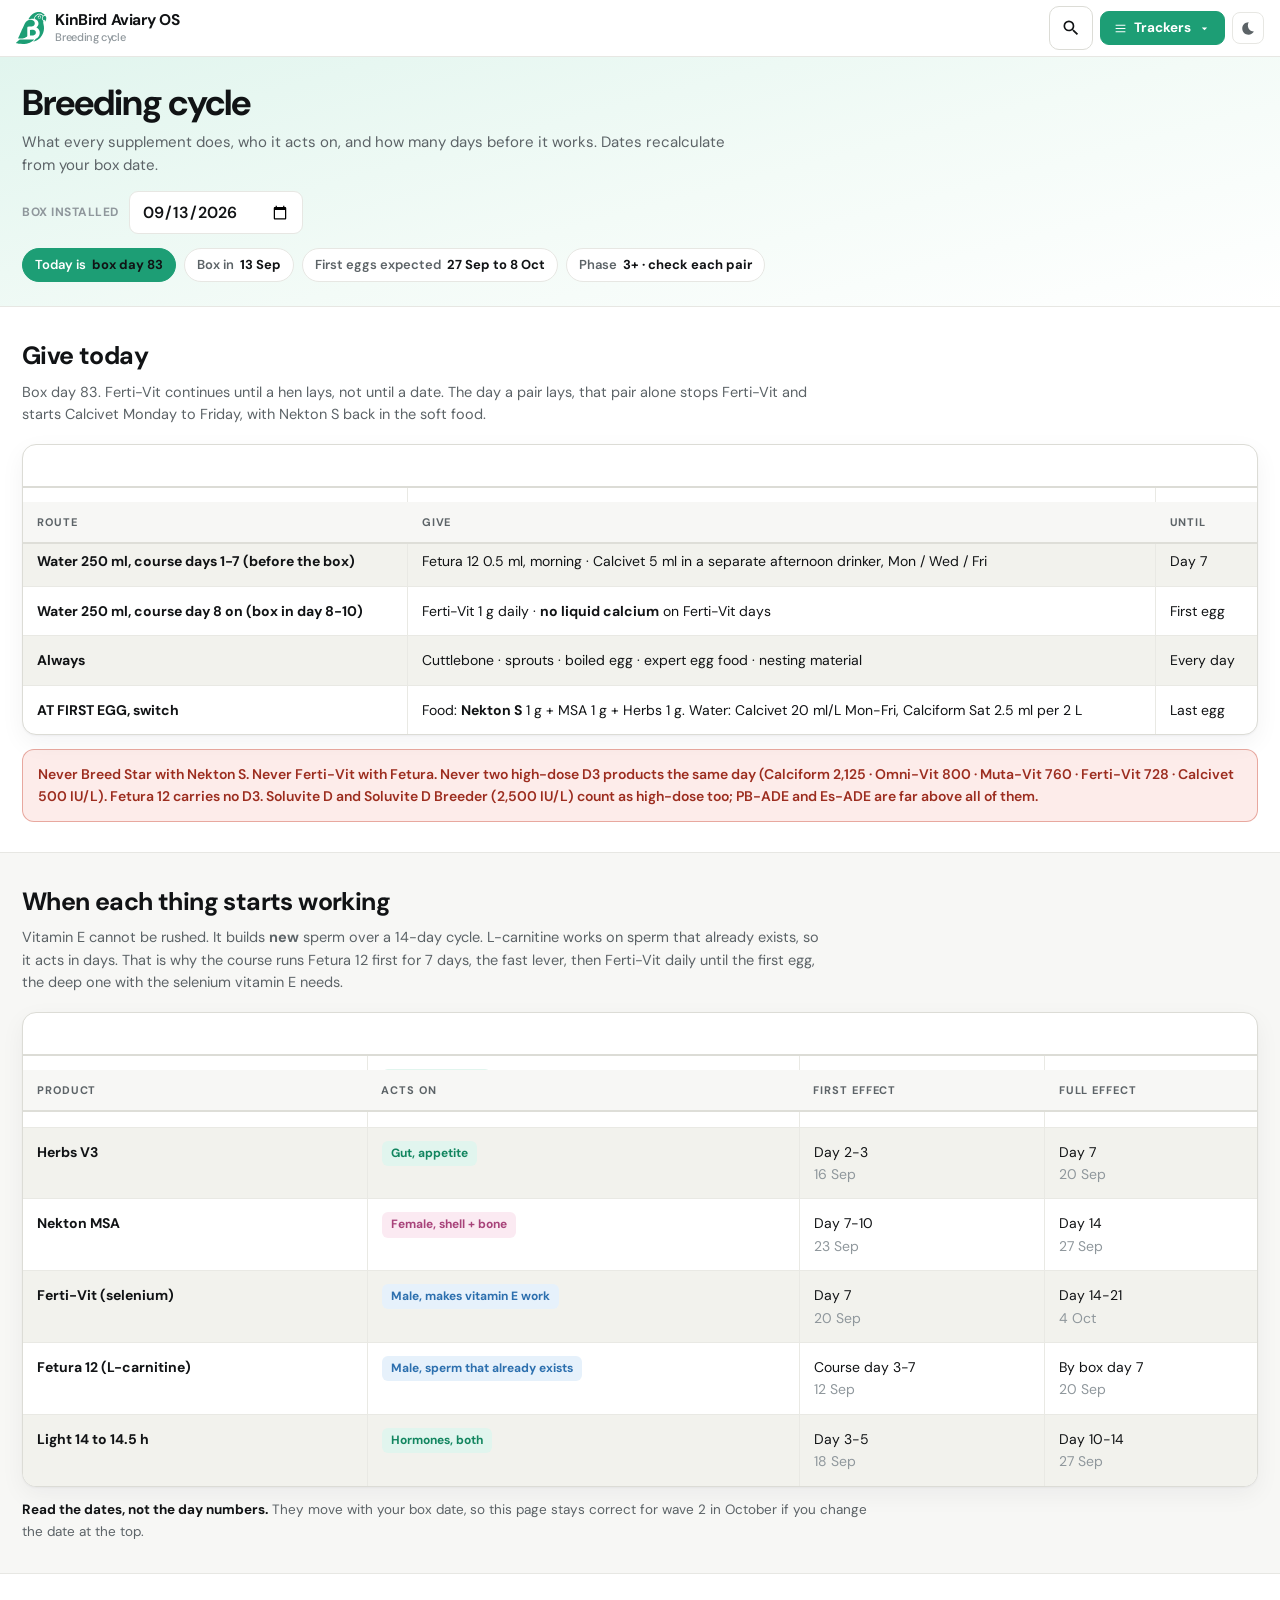
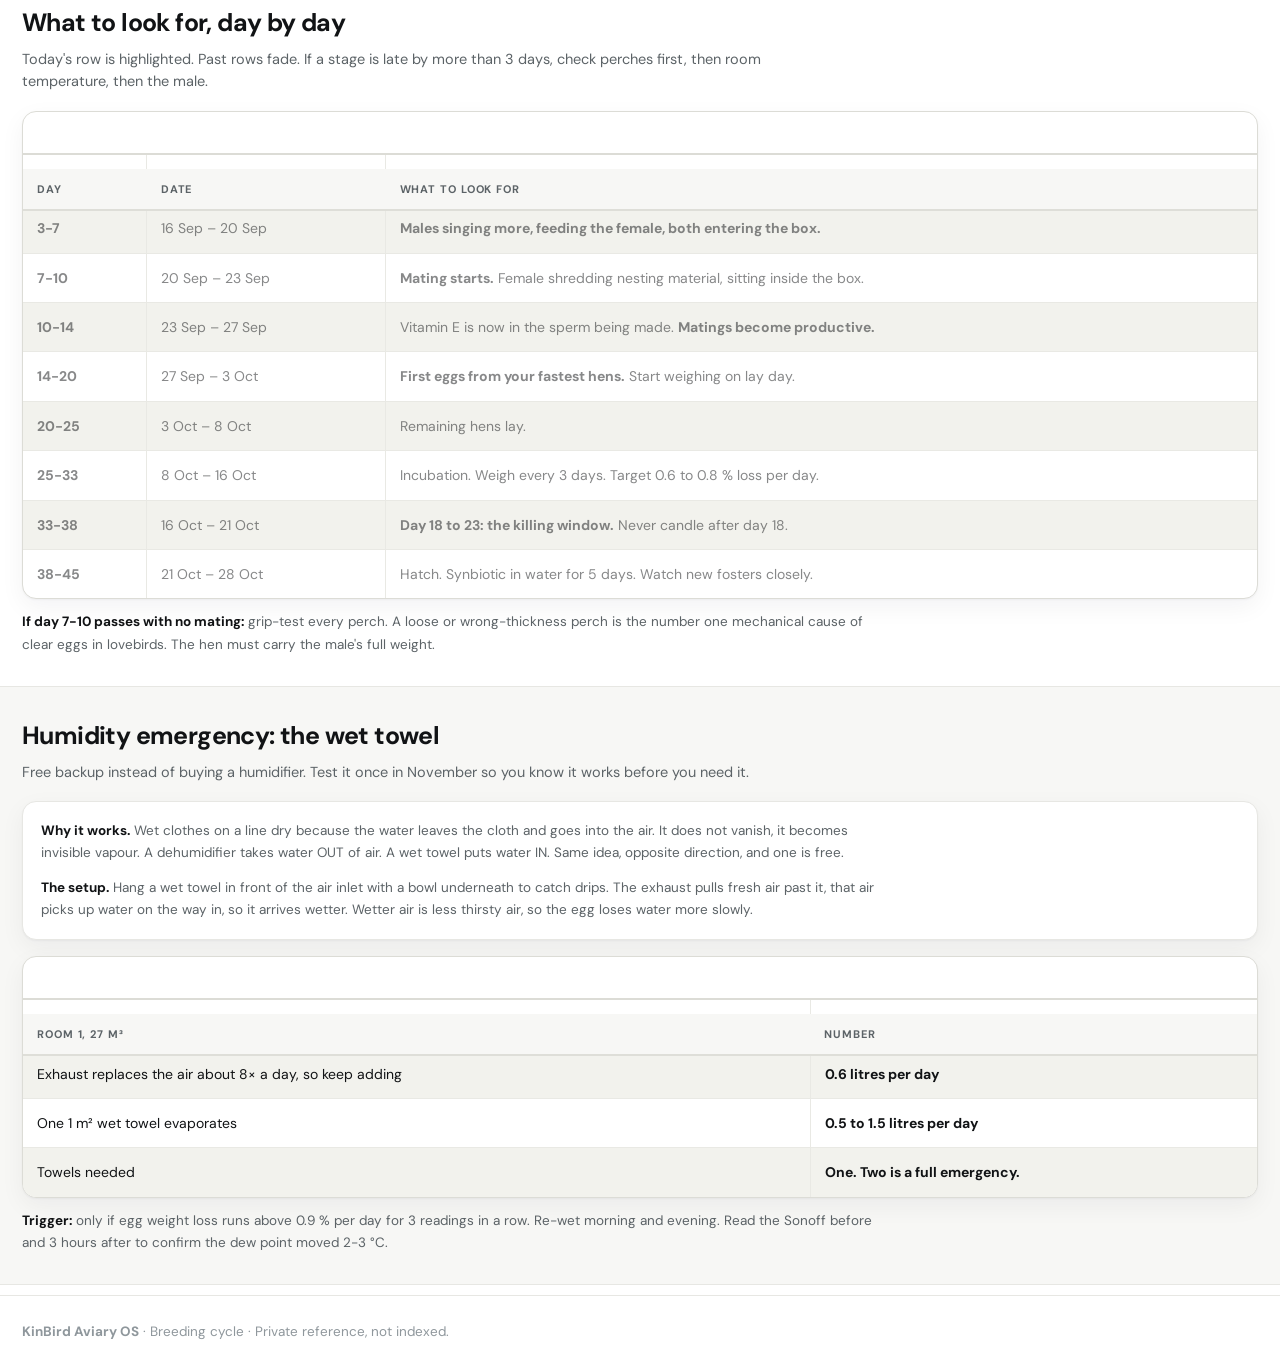
<file: cycle.html>
<!DOCTYPE html>
<html lang="en" data-theme="light">
<head>
<meta name="robots" content="noindex,nofollow,noarchive,nosnippet,noimageindex">
<meta name="googlebot" content="noindex,nofollow">
<meta name="bingbot" content="noindex,nofollow">
<script>try{var _t=localStorage.getItem("bmt-theme")||((window.matchMedia&&window.matchMedia("(prefers-color-scheme: dark)").matches)?"dark":"light");document.documentElement.setAttribute("data-theme",_t)}catch(e){}</script>
<meta charset="UTF-8">
<meta name="viewport" content="width=device-width, initial-scale=1">
<title>Breeding Cycle · KinBird Aviary OS</title>
<link rel="manifest" href="manifest.json">
<meta name="theme-color" content="#1d9e75">
<link rel="icon" type="image/svg+xml" href="data:image/svg+xml,%3Csvg%20xmlns%3D%22http%3A%2F%2Fwww.w3.org%2F2000%2Fsvg%22%20viewBox%3D%22-20%20-20%20555%20583%22%3E%3Cg%20fill%3D%22%231d9e75%22%3E%3Cg%20transform%3D%22translate%289775.001%20-498.755%29%22%3E%3Cpath%20d%3D%22M36.511%2C2.159A59.615%2C59.615%2C0%2C0%2C1%2C50.688%2C19.592l1.714%2C2.9c3.931%2C7.731%2C4.625%2C14.839%2C4.671%2C23.365l.022%2C3.062c-.286%2C14.7-5.636%2C25.13-15.637%2C35.772-5.523%2C5.165-11.681%2C8.613-18.635%2C11.524l-2.779%2C1.222C13.927%2C99.046%2C8%2C98.815%2C1.7%2C98.775q-4.236.018-8.472.041-6.638.018-13.274-.01c-4.289-.017-8.577.009-12.866.041l-3.948-.054a42.175%2C42.175%2C0%2C0%2C0-25.067%2C7.873c-5.294%2C6.065-8.295%2C11.653-8.225%2C19.782.007%2C1.209.014%2C2.418.021%2C3.664l.041%2C4.019q.028%2C4.345.055%2C8.69c.005.763.011%2C1.526.017%2C2.312q.06%2C8.4.065%2C16.8c0%2C.814%2C0%2C1.628%2C0%2C2.466q0%2C5.036.008%2C10.072.01%2C14.279.124%2C28.557.107%2C11.348.071%2C22.694c-.012%2C4%2C0%2C8%2C.063%2C12%2C.407%2C26.251.407%2C26.251-4.332%2C32.5a38.706%2C38.706%2C0%2C0%2C1-9.968%2C7.11q-1.981%2C1.443-3.936%2C2.921a152.576%2C152.576%2C0%2C0%2C1-28.571%2C13.333l-3.683%2C1.338c-19.353%2C6.508-40.4%2C8.16-60.693%2C8.063l-4.006-.005q-6.262-.01-12.525-.036l-8.551-.016q-10.418-.019-20.837-.057a116.469%2C116.469%2C0%2C0%2C1%2C4.884-12.825l1.485-3.265%2C1.54-3.356%2C1.5-3.3c2.446-5.358%2C4.958-10.663%2C7.626-15.914a110.079%2C110.079%2C0%2C0%2C0%2C5.533-12.93%2C114.871%2C114.871%2C0%2C0%2C1%2C8.156-16.983%2C77.4%2C77.4%2C0%2C0%2C0%2C4.262-9.956c3.59-9.5%2C7.885-18.641%2C12.2-27.831q3.722-7.936%2C7.413-15.887l1.5-3.222q6.585-14.138%2C12.983-28.36Q-144.558%2C120-131.049%2C91.117q4.04-8.679%2C8.039-17.376%2C2.48-5.387%2C4.981-10.764%2C1.148-2.481%2C2.285-4.968C-108.757%2C42.72-100.5%2C29.336-88.631%2C17.27l2.671-2.717C-54.3-15.756.1-23.748%2C36.511%2C2.159Z%22%20transform%3D%22translate%28-9513.381%20644.308%29%22%2F%3E%0A%3Cpath%20d%3D%22M19.963%2C1.853C30.5%2C10.1%2C30.5%2C10.1%2C32.7%2C14.61c.047%2C3.471-1.528%2C4.953-3.669%2C7.633C19.789%2C35%2C18.146%2C47.961%2C19.963%2C63.386c2.783%2C12.351%2C9.5%2C23.477%2C20.317%2C30.331l4.063%2C2.177-.467%2C2.213c-4.509%2C21.854-2.278%2C39.844%2C3.444%2C61.258%2C12.169%2C45.738%2C10.734%2C88.721-4.138%2C133.9l-.973%2C3.027C30.272%2C332.963%2C11.241%2C363.8-14.867%2C391.946l-2.027%2C2.258c-24.418%2C26-65.291%2C49.483-101.55%2C51.274-1.852.015-3.705-.045-5.556-.127%2C4.023-4.1%2C8.181-7.945%2C12.481-11.755%2C8.231-7.454%2C15.747-15.385%2C20.753-25.4%2C2.154-4.1%2C3.843-5.723%2C8.395-7.211%2C25.917-9.536%2C44.123-32.748%2C55.578-56.83l1.478-3.3%2C1.333-2.97c10.06-24.847%2C9.333-53.16-.711-77.75C-34.181%2C238.3-51.471%2C222.4-72.028%2C211.054l-2.05-1.383v-2.322A38.156%2C38.156%2C0%2C0%2C1-69.8%2C204.01c15.012-10.8%2C26.114-26.57%2C30.027-44.943%2C2.834-21.539.144-39.822-12.3-57.932C-65.9%2C83.354-83.807%2C74.872-104.263%2C66.869c1.673-18.488%2C9.121-33.409%2C20.9-47.6l1.533-2.045C-75.239%2C8.753-65%2C.916-55.5-3.952h4.644V-6.274C-26.752-15.349-1.489-12.621%2C19.963%2C1.853Z%22%20transform%3D%22translate%28-9354.948%20551.753%29%22%2F%3E%0A%3Cpath%20d%3D%22M11.848.025q3.64%2C0%2C7.28%2C0c6.563%2C0%2C13.124.058%2C19.686.131%2C6.867.065%2C13.734.071%2C20.6.084q19.49.049%2C38.978.223%2C22.195.175%2C44.39.227%2C45.642.164%2C91.282.526C218.7%2C33.867%2C164.295%2C53.652%2C133.06%2C65.066A210.4%2C210.4%2C0%2C0%2C1%2C104.723%2C72.6q-2.922.573-5.832%2C1.209c-17.429%2C3.8-34.484%2C4.476-52.253%2C4.461l-3.279.006A305.434%2C305.434%2C0%2C0%2C1%2C5.14%2C76.053c-3.434-.417-6.8-.737-10.256-.906-14.287-.769-27.906-3.861-41.778-7.179l-3-.715q-4.273-1.027-8.54-2.078l-2.6-.634A79.053%2C79.053%2C0%2C0%2C1-73.6%2C60.422a23.418%2C23.418%2C0%2C0%2C1%2C6.122-8.458l2.3-2.137%2C2.462-2.249%2C2.537-2.346q3.729-3.445%2C7.477-6.869l3.8-3.492q3.361-3.086%2C6.73-6.163%2C6.435-5.887%2C12.822-11.826%2C1.742-1.612%2C3.528-3.176a23.545%2C23.545%2C0%2C0%2C0%2C4.234-4.643C-12.119-1.581-1.35-.2%2C11.848.025Z%22%20transform%3D%22translate%28-9701.404%20963.385%29%22%2F%3E%0A%3Cpath%20d%3D%22M30.105.844%2C34.173%2C2.16c20.274%2C7.229%2C42.11%2C20.67%2C53.982%2C39.319v3.483l-3.138%2C1.147L80.9%2C47.647l-4.082%2C1.51a34.939%2C34.939%2C0%2C0%2C0-8.4%2C5.093c-3.535%2C0-4.682-1.2-7.256-3.628l-3.193-3.338C42.629%2C31.944%2C24.142%2C24.85%2C2.677%2C24.79c-14.671.195-26.8%2C1.63-39.909%2C8.562l-3.406%2C1.778C-69.241%2C50.9-85.366%2C76.508-94.47%2C107.166l-.812%2C2.812c-8.464.146-8.464.146-12.507-.57-23.938-3.774-50.764-1.06-72.944%2C8.865-2.785.993-2.785.993-6.268-.168%2C10.821-21.594%2C22.971-41.478%2C39.474-59.21l1.876-2.03C-119.069%2C28.4-86.205%2C9.961-48.842-.317L-46.4-1C-23.11-7.212%2C7.276-6.611%2C30.105.844Z%22%20transform%3D%22translate%28-9377.86%20504%29%22%2F%3E%0A%3Cpath%20d%3D%22M0%2C.073l29.315-.29%2C9.167-.128q3.662-.02%2C7.323-.035l3.734-.072C65.116-.46%2C77.693%2C5.024%2C89.106%2C15.456c8.221%2C8.565%2C10.959%2C18.555%2C11.029%2C30.041l.073%2C2.875c.081%2C12.727-4.607%2C22.654-13.1%2C32-8.355%2C8.068-19.863%2C13.9-31.622%2C13.869H51.7l-3.972-.018-3.655%2C0q-6.764-.009-13.529-.037L0%2C94.113Z%22%20transform%3D%22translate%28-9538.158%20801.985%29%22%2F%3E%0A%3Cpath%20d%3D%22M6.082.021C17.223%2C8.683%2C22.573%2C23.712%2C24.658%2C37.173%2C26.984%2C58.536%2C21.646%2C77.1%2C8.74%2C94.4a57.082%2C57.082%2C0%2C0%2C1-4.98%2C5.465H1.438l-.132-3.188C.852%2C88.26-.032%2C80.978-3.206%2C73.163L-4.367%2C69.68-6.7%2C71.245l-3.107%2C1.991-3.061%2C2c-3.671%2C1.667-5.147%2C1.542-8.912.249-6.388-4.259-9.521-9.378-12.771-16.254l-1.283-2.653C-39.243%2C46.239-38%2C34.622-33.464%2C24.91-26.339%2C12.469-15.627%2C4.821-1.995.416A26.825%2C26.825%2C0%2C0%2C1%2C6.082.021Z%22%20transform%3D%22translate%28-9285.339%20560.551%29%22%2F%3E%0A%3Cpath%20fill%3D%22%23f2f6f2%22%20d%3D%22M5.37.325c6.564%2C3.354%2C10.893%2C8.729%2C14.658%2C14.948%2C1.9%2C8.889%2C1.013%2C15.744-3.424%2C23.719a28.472%2C28.472%2C0%2C0%2C1-8.694%2C8.354l-3.048%2C2.1a32.938%2C32.938%2C0%2C0%2C1-22.349%2C0c-6.718-3.9-12.862-8.355-15.238-16.036-1.33-9.427-.891-17.473%2C4.7-25.388C-18.907-1.933-7.282-4.452%2C5.37.325Z%22%20transform%3D%22translate%28-9371.919%20559.667%29%22%2F%3E%0A%3Cpath%20d%3D%22M1.826.034C7.268-.4%2C11.171-.528%2C16.121%2C1.993l3.12%2C2.685L22%2C7c3.037%2C5.608%2C2.715%2C11.187%2C1.887%2C17.415-2.63%2C5.665-5.985%2C8.9-11.61%2C11.61-5.8.925-10.214.672-15.528-1.887-4.211-3.81-7.335-6.824-8.054-12.671a48.014%2C48.014%2C0%2C0%2C1%2C.363-8.662l2.322-2.322%2C1.814%2C2.975%2C2.83%2C2.83c5.057.049%2C5.057.049%2C9.288-2.322.623-5.522.623-5.522-1.741-10.231L1.826%2C2.356Z%22%20transform%3D%22translate%28-9384.412%20567.504%29%22%2F%3E%3C%2Fg%3E%3C%2Fg%3E%3C%2Fsvg%3E">
<link rel="preconnect" href="https://fonts.googleapis.com">
<link rel="preconnect" href="https://fonts.gstatic.com" crossorigin>
<link href="https://fonts.googleapis.com/css2?family=DM+Sans:opsz,wght@9..40,400;9..40,500;9..40,600;9..40,700&family=Hind+Siliguri:wght@400;600;700&display=swap" rel="stylesheet">
<style>
:root{
  --bg:#ffffff; --bg2:#f7f7f5; --mint:#e1f5ee; --mint2:#f3fbf7; --sand:#faeeda; --sky:#e6f1fb;
  --ink:#111315; --ink2:#5c6367; --ink3:#8f979c;
  --green:#1d9e75; --gmid:#12855f; --line:#e7e7e3; --line2:#f0f0ed; --card:#ffffff;
  --shadow:0 1px 2px rgba(16,24,40,.04),0 8px 24px rgba(16,24,40,.05);
  --grid:#dedeD8; --stripe:#f2f2ed; --warn:#c9821a; --bad:#c8412f;
}
[data-theme="dark"]{
  --bg:#0e1418; --bg2:#151d22; --mint:#11302a; --mint2:#0f2621; --sand:#2c2416; --sky:#132535;
  --ink:#eef2f1; --ink2:#a8b3b2; --ink3:#77837f;
  --green:#2fbe8e; --gmid:#25a87c; --line:#232d33; --line2:#1b242a; --card:#131b20;
  --shadow:0 1px 2px rgba(0,0,0,.4),0 8px 24px rgba(0,0,0,.35);
  --grid:#2e3a42; --stripe:#1c262e; --warn:#e0a955; --bad:#e8776a;
}
*{box-sizing:border-box;margin:0;padding:0}
body{font-family:'DM Sans',-apple-system,sans-serif;background:var(--bg);color:var(--ink);line-height:1.55;-webkit-font-smoothing:antialiased}
.bn{font-family:'Hind Siliguri','DM Sans',sans-serif}
.wrap{max-width:1366px;margin:0 auto;padding:0 22px}
a{color:inherit}
.topbar{position:sticky;top:0;z-index:90;background:var(--bg);border-bottom:1px solid var(--line)}
.topbar .wrap{display:flex;align-items:center;gap:12px;height:56px}
.brand{display:flex;align-items:center;gap:9px;font-weight:700;font-size:15.5px;letter-spacing:-.35px;text-decoration:none;flex-shrink:0}
.mark{display:inline-flex;align-items:center;justify-content:center;width:28px;height:28px;border-radius:8px;background:var(--green);flex-shrink:0}
.mark svg{width:17px;height:17px;fill:#fff}
.bname{display:block;line-height:1.15}
.bname small{display:block;font-size:11px;font-weight:500;color:var(--ink3);margin-top:1px}
.nav{display:flex;align-items:center;gap:7px;margin-left:auto;overflow-x:auto;scrollbar-width:none}
.nav::-webkit-scrollbar{display:none}
.navlink{display:inline-flex;align-items:center;gap:6px;font-size:13.5px;font-weight:600;color:var(--ink2);text-decoration:none;padding:7px 12px;border-radius:8px;border:1px solid var(--line);background:var(--card);white-space:nowrap;flex-shrink:0}
.navlink.on{background:var(--green);border-color:var(--green);color:#fff}
[data-theme="dark"] .navlink.on{color:#0e1418}
.tbtn{display:inline-flex;align-items:center;justify-content:center;background:var(--card);border:1px solid var(--line);color:var(--ink2);width:32px;height:32px;border-radius:8px;cursor:pointer;font-family:inherit;flex-shrink:0}
.tbtn svg{width:15px;height:15px;fill:currentColor}
@media(max-width:760px){.navlink{padding:10px 12px;min-height:42px}.tbtn{width:42px;height:42px}.tbtn svg{width:18px;height:18px}}
@media(max-width:560px){.brand .bname{display:none}}

.hero{background:linear-gradient(165deg,var(--mint) 0%,var(--mint2) 55%,var(--bg) 100%);border-bottom:1px solid var(--line);padding:26px 0 24px}
[data-theme="dark"] .hero{background:linear-gradient(165deg,#11302a 0%,#0f2621 55%,var(--bg) 100%)}
h1{font-size:clamp(24px,4vw,36px);font-weight:700;letter-spacing:-1px;line-height:1.1}
.lead{font-size:15px;color:var(--ink2);margin-top:8px;max-width:720px}
.pillrow{display:flex;flex-wrap:wrap;gap:8px;margin-top:14px}
.pill{display:inline-flex;align-items:center;gap:6px;font-size:13px;font-weight:600;padding:6px 12px;border-radius:99px;background:var(--card);border:1px solid var(--line);color:var(--ink2)}
.pill b{color:var(--ink)}
.pill.gr{background:var(--green);border-color:var(--green);color:#fff}
[data-theme="dark"] .pill.gr{color:#0e1418}
.dateset{display:flex;align-items:center;gap:10px;margin-top:14px;flex-wrap:wrap}
.dateset label{font-size:12px;font-weight:700;text-transform:uppercase;letter-spacing:.5px;color:var(--ink3)}
.dateset input{font-family:inherit;font-size:16px;font-weight:600;padding:9px 12px;border-radius:9px;border:1px solid var(--line);background:var(--card);color:var(--ink)}

section{padding:30px 0}
section.alt{background:var(--bg2);border-top:1px solid var(--line);border-bottom:1px solid var(--line)}
h2{font-size:clamp(19px,2.4vw,25px);font-weight:700;letter-spacing:-.6px;margin-bottom:5px}
.sub{font-size:14.5px;color:var(--ink2);margin-bottom:18px;max-width:800px}
.tw{overflow-x:auto;border:1px solid var(--grid);border-radius:14px;background:var(--card);box-shadow:var(--shadow)}
table{width:100%;border-collapse:collapse;font-size:14px;min-width:620px}
th{background:var(--bg2);font-size:12px;font-weight:700;text-transform:uppercase;letter-spacing:.5px;color:var(--ink2);text-align:left;padding:12px 14px;border-bottom:2px solid var(--grid);white-space:nowrap}
td{padding:12px 14px;border-bottom:1px solid var(--grid);border-left:1px solid var(--grid);vertical-align:top}
td:first-child,th:first-child{border-left:0}
tr:last-child td{border-bottom:0}
tbody tr:nth-child(even){background:var(--stripe)}
tr.now td{background:var(--mint)!important;font-weight:700}
[data-theme="dark"] tr.now td{background:#11302a!important}
tr.past td{opacity:.5}
.tag{display:inline-block;font-size:12px;font-weight:700;padding:3px 9px;border-radius:6px;white-space:nowrap}
.t-m{background:var(--sky);color:#2c6fae}
.t-f{background:#fbeaf2;color:#a8437a}
.t-b{background:var(--mint);color:var(--gmid)}
[data-theme="dark"] .t-m{background:#132535;color:#8dc0f5}
[data-theme="dark"] .t-f{background:#2e1622;color:#f0a7c5}
[data-theme="dark"] .t-b{background:#11302a;color:#8fe3c4}
.note{font-size:13.5px;color:var(--ink2);margin-top:12px;line-height:1.65;max-width:860px}
.note b{color:var(--ink)}
.card{background:var(--card);border:1px solid var(--line);border-radius:14px;padding:18px;box-shadow:var(--shadow)}
.warnbox{background:#fdecea;border:1px solid color-mix(in srgb,#c8412f 40%,transparent);color:#9c2d1f;border-radius:12px;padding:13px 15px;font-size:14px;font-weight:600;margin-top:14px;line-height:1.6}
[data-theme="dark"] .warnbox{background:#2b1512;color:#e8776a}
footer{border-top:1px solid var(--line);padding:26px 0;margin-top:10px;font-size:13.5px;color:var(--ink3)}
@media(max-width:900px){ .wrap{padding:0 14px} table{font-size:14.5px} td,th{padding:13px 12px} }

/* ===== trackers dropdown (shared across every page) ===== */
.navdd{position:relative;flex-shrink:0}
.navbtn{display:inline-flex;align-items:center;gap:7px;font-size:13.5px;font-weight:700;color:#fff;background:var(--green);border:1px solid var(--green);padding:8px 13px;border-radius:9px;cursor:pointer;white-space:nowrap;font-family:inherit;line-height:1.2;transition:.16s}
.navbtn:hover{background:var(--gmid);border-color:var(--gmid)}
[data-theme="dark"] .navbtn{color:#0e1418}
.navbtn svg{width:13px;height:13px;fill:currentColor}
.navbtn .cv{transition:transform .18s}
.navdd.open .navbtn .cv{transform:rotate(180deg)}
.navmenu{position:absolute;right:0;top:calc(100% + 8px);min-width:296px;background:var(--card);border:1px solid var(--line);border-radius:14px;box-shadow:0 14px 44px rgba(16,24,40,.18);padding:7px;display:none;z-index:300}
[data-theme="dark"] .navmenu{box-shadow:0 14px 44px rgba(0,0,0,.55)}
.navdd.open .navmenu{display:block}
.navmenu a{display:flex;align-items:center;gap:11px;padding:9px 11px;border-radius:9px;text-decoration:none;color:var(--ink);transition:.14s}
.navmenu a:hover{background:var(--mint2)}
.navmenu a.on{background:var(--mint)}
.nmi{width:30px;height:30px;border-radius:8px;background:var(--bg2);display:grid;place-items:center;flex-shrink:0}
.navmenu a.on .nmi{background:var(--card)}
.nmi svg{width:15px;height:15px;fill:var(--green)}
.nmt{font-size:13.5px;font-weight:700;line-height:1.3}
.nmt small{display:block;font-size:11.4px;font-weight:500;color:var(--ink3);letter-spacing:0}
.nmhd{font-size:9.5px;font-weight:700;letter-spacing:1px;text-transform:uppercase;color:var(--ink3);padding:9px 11px 5px}
.nmsep{height:1px;background:var(--line);margin:6px 4px}
@media(max-width:640px){.navmenu{min-width:min(300px,calc(100vw - 28px))}.navbtn{padding:8px 11px}}

.topbar .nav{overflow:visible!important}
.topbar .navdd{margin-left:auto}
.topbar .nav .navdd{margin-left:0}
</style>
<link rel="stylesheet" href="mobile.css?v62">
</head>
<body>

<div class="topbar"><div class="wrap">
  <a class="brand" href="index.html">
    <span class="mark"><svg class="kbbird" viewBox="0 0 514.85 542.908" aria-hidden="true"><g transform="translate(9775.001 -498.755)"><path d="M36.511,2.159A59.615,59.615,0,0,1,50.688,19.592l1.714,2.9c3.931,7.731,4.625,14.839,4.671,23.365l.022,3.062c-.286,14.7-5.636,25.13-15.637,35.772-5.523,5.165-11.681,8.613-18.635,11.524l-2.779,1.222C13.927,99.046,8,98.815,1.7,98.775q-4.236.018-8.472.041-6.638.018-13.274-.01c-4.289-.017-8.577.009-12.866.041l-3.948-.054a42.175,42.175,0,0,0-25.067,7.873c-5.294,6.065-8.295,11.653-8.225,19.782.007,1.209.014,2.418.021,3.664l.041,4.019q.028,4.345.055,8.69c.005.763.011,1.526.017,2.312q.06,8.4.065,16.8c0,.814,0,1.628,0,2.466q0,5.036.008,10.072.01,14.279.124,28.557.107,11.348.071,22.694c-.012,4,0,8,.063,12,.407,26.251.407,26.251-4.332,32.5a38.706,38.706,0,0,1-9.968,7.11q-1.981,1.443-3.936,2.921a152.576,152.576,0,0,1-28.571,13.333l-3.683,1.338c-19.353,6.508-40.4,8.16-60.693,8.063l-4.006-.005q-6.262-.01-12.525-.036l-8.551-.016q-10.418-.019-20.837-.057a116.469,116.469,0,0,1,4.884-12.825l1.485-3.265,1.54-3.356,1.5-3.3c2.446-5.358,4.958-10.663,7.626-15.914a110.079,110.079,0,0,0,5.533-12.93,114.871,114.871,0,0,1,8.156-16.983,77.4,77.4,0,0,0,4.262-9.956c3.59-9.5,7.885-18.641,12.2-27.831q3.722-7.936,7.413-15.887l1.5-3.222q6.585-14.138,12.983-28.36Q-144.558,120-131.049,91.117q4.04-8.679,8.039-17.376,2.48-5.387,4.981-10.764,1.148-2.481,2.285-4.968C-108.757,42.72-100.5,29.336-88.631,17.27l2.671-2.717C-54.3-15.756.1-23.748,36.511,2.159Z" transform="translate(-9513.381 644.308)"/>
<path d="M19.963,1.853C30.5,10.1,30.5,10.1,32.7,14.61c.047,3.471-1.528,4.953-3.669,7.633C19.789,35,18.146,47.961,19.963,63.386c2.783,12.351,9.5,23.477,20.317,30.331l4.063,2.177-.467,2.213c-4.509,21.854-2.278,39.844,3.444,61.258,12.169,45.738,10.734,88.721-4.138,133.9l-.973,3.027C30.272,332.963,11.241,363.8-14.867,391.946l-2.027,2.258c-24.418,26-65.291,49.483-101.55,51.274-1.852.015-3.705-.045-5.556-.127,4.023-4.1,8.181-7.945,12.481-11.755,8.231-7.454,15.747-15.385,20.753-25.4,2.154-4.1,3.843-5.723,8.395-7.211,25.917-9.536,44.123-32.748,55.578-56.83l1.478-3.3,1.333-2.97c10.06-24.847,9.333-53.16-.711-77.75C-34.181,238.3-51.471,222.4-72.028,211.054l-2.05-1.383v-2.322A38.156,38.156,0,0,1-69.8,204.01c15.012-10.8,26.114-26.57,30.027-44.943,2.834-21.539.144-39.822-12.3-57.932C-65.9,83.354-83.807,74.872-104.263,66.869c1.673-18.488,9.121-33.409,20.9-47.6l1.533-2.045C-75.239,8.753-65,.916-55.5-3.952h4.644V-6.274C-26.752-15.349-1.489-12.621,19.963,1.853Z" transform="translate(-9354.948 551.753)"/>
<path d="M11.848.025q3.64,0,7.28,0c6.563,0,13.124.058,19.686.131,6.867.065,13.734.071,20.6.084q19.49.049,38.978.223,22.195.175,44.39.227,45.642.164,91.282.526C218.7,33.867,164.295,53.652,133.06,65.066A210.4,210.4,0,0,1,104.723,72.6q-2.922.573-5.832,1.209c-17.429,3.8-34.484,4.476-52.253,4.461l-3.279.006A305.434,305.434,0,0,1,5.14,76.053c-3.434-.417-6.8-.737-10.256-.906-14.287-.769-27.906-3.861-41.778-7.179l-3-.715q-4.273-1.027-8.54-2.078l-2.6-.634A79.053,79.053,0,0,1-73.6,60.422a23.418,23.418,0,0,1,6.122-8.458l2.3-2.137,2.462-2.249,2.537-2.346q3.729-3.445,7.477-6.869l3.8-3.492q3.361-3.086,6.73-6.163,6.435-5.887,12.822-11.826,1.742-1.612,3.528-3.176a23.545,23.545,0,0,0,4.234-4.643C-12.119-1.581-1.35-.2,11.848.025Z" transform="translate(-9701.404 963.385)"/>
<path d="M30.105.844,34.173,2.16c20.274,7.229,42.11,20.67,53.982,39.319v3.483l-3.138,1.147L80.9,47.647l-4.082,1.51a34.939,34.939,0,0,0-8.4,5.093c-3.535,0-4.682-1.2-7.256-3.628l-3.193-3.338C42.629,31.944,24.142,24.85,2.677,24.79c-14.671.195-26.8,1.63-39.909,8.562l-3.406,1.778C-69.241,50.9-85.366,76.508-94.47,107.166l-.812,2.812c-8.464.146-8.464.146-12.507-.57-23.938-3.774-50.764-1.06-72.944,8.865-2.785.993-2.785.993-6.268-.168,10.821-21.594,22.971-41.478,39.474-59.21l1.876-2.03C-119.069,28.4-86.205,9.961-48.842-.317L-46.4-1C-23.11-7.212,7.276-6.611,30.105.844Z" transform="translate(-9377.86 504)"/>
<path d="M0,.073l29.315-.29,9.167-.128q3.662-.02,7.323-.035l3.734-.072C65.116-.46,77.693,5.024,89.106,15.456c8.221,8.565,10.959,18.555,11.029,30.041l.073,2.875c.081,12.727-4.607,22.654-13.1,32-8.355,8.068-19.863,13.9-31.622,13.869H51.7l-3.972-.018-3.655,0q-6.764-.009-13.529-.037L0,94.113Z" transform="translate(-9538.158 801.985)"/>
<path d="M6.082.021C17.223,8.683,22.573,23.712,24.658,37.173,26.984,58.536,21.646,77.1,8.74,94.4a57.082,57.082,0,0,1-4.98,5.465H1.438l-.132-3.188C.852,88.26-.032,80.978-3.206,73.163L-4.367,69.68-6.7,71.245l-3.107,1.991-3.061,2c-3.671,1.667-5.147,1.542-8.912.249-6.388-4.259-9.521-9.378-12.771-16.254l-1.283-2.653C-39.243,46.239-38,34.622-33.464,24.91-26.339,12.469-15.627,4.821-1.995.416A26.825,26.825,0,0,1,6.082.021Z" transform="translate(-9285.339 560.551)"/>
<path class="kbe" d="M5.37.325c6.564,3.354,10.893,8.729,14.658,14.948,1.9,8.889,1.013,15.744-3.424,23.719a28.472,28.472,0,0,1-8.694,8.354l-3.048,2.1a32.938,32.938,0,0,1-22.349,0c-6.718-3.9-12.862-8.355-15.238-16.036-1.33-9.427-.891-17.473,4.7-25.388C-18.907-1.933-7.282-4.452,5.37.325Z" transform="translate(-9371.919 559.667)"/>
<path d="M1.826.034C7.268-.4,11.171-.528,16.121,1.993l3.12,2.685L22,7c3.037,5.608,2.715,11.187,1.887,17.415-2.63,5.665-5.985,8.9-11.61,11.61-5.8.925-10.214.672-15.528-1.887-4.211-3.81-7.335-6.824-8.054-12.671a48.014,48.014,0,0,1,.363-8.662l2.322-2.322,1.814,2.975,2.83,2.83c5.057.049,5.057.049,9.288-2.322.623-5.522.623-5.522-1.741-10.231L1.826,2.356Z" transform="translate(-9384.412 567.504)"/></g></svg></span>
    <span class="bname">KinBird Aviary OS<small>Breeding cycle</small></span>
  </a>
  <div class="nav">
  <div class="navdd" id="navdd">
    <button class="navbtn" id="navbtn" aria-haspopup="true" aria-expanded="false">
      <svg viewBox="0 0 24 24"><path d="M3 5h18v2H3V5zm0 6h18v2H3v-2zm0 6h18v2H3v-2z"/></svg><span>Trackers</span>
      <svg class="cv" viewBox="0 0 24 24"><path d="M7 10l5 5 5-5z"/></svg>
    </button>
    <div class="navmenu" id="navmenu" role="menu">
      <div class="nmhd">Check these weekly</div>
      <a href="index.html" data-p="index"><span class="nmi"><svg class="kbbird" viewBox="0 0 514.85 542.908" aria-hidden="true"><g transform="translate(9775.001 -498.755)"><path d="M36.511,2.159A59.615,59.615,0,0,1,50.688,19.592l1.714,2.9c3.931,7.731,4.625,14.839,4.671,23.365l.022,3.062c-.286,14.7-5.636,25.13-15.637,35.772-5.523,5.165-11.681,8.613-18.635,11.524l-2.779,1.222C13.927,99.046,8,98.815,1.7,98.775q-4.236.018-8.472.041-6.638.018-13.274-.01c-4.289-.017-8.577.009-12.866.041l-3.948-.054a42.175,42.175,0,0,0-25.067,7.873c-5.294,6.065-8.295,11.653-8.225,19.782.007,1.209.014,2.418.021,3.664l.041,4.019q.028,4.345.055,8.69c.005.763.011,1.526.017,2.312q.06,8.4.065,16.8c0,.814,0,1.628,0,2.466q0,5.036.008,10.072.01,14.279.124,28.557.107,11.348.071,22.694c-.012,4,0,8,.063,12,.407,26.251.407,26.251-4.332,32.5a38.706,38.706,0,0,1-9.968,7.11q-1.981,1.443-3.936,2.921a152.576,152.576,0,0,1-28.571,13.333l-3.683,1.338c-19.353,6.508-40.4,8.16-60.693,8.063l-4.006-.005q-6.262-.01-12.525-.036l-8.551-.016q-10.418-.019-20.837-.057a116.469,116.469,0,0,1,4.884-12.825l1.485-3.265,1.54-3.356,1.5-3.3c2.446-5.358,4.958-10.663,7.626-15.914a110.079,110.079,0,0,0,5.533-12.93,114.871,114.871,0,0,1,8.156-16.983,77.4,77.4,0,0,0,4.262-9.956c3.59-9.5,7.885-18.641,12.2-27.831q3.722-7.936,7.413-15.887l1.5-3.222q6.585-14.138,12.983-28.36Q-144.558,120-131.049,91.117q4.04-8.679,8.039-17.376,2.48-5.387,4.981-10.764,1.148-2.481,2.285-4.968C-108.757,42.72-100.5,29.336-88.631,17.27l2.671-2.717C-54.3-15.756.1-23.748,36.511,2.159Z" transform="translate(-9513.381 644.308)"/>
<path d="M19.963,1.853C30.5,10.1,30.5,10.1,32.7,14.61c.047,3.471-1.528,4.953-3.669,7.633C19.789,35,18.146,47.961,19.963,63.386c2.783,12.351,9.5,23.477,20.317,30.331l4.063,2.177-.467,2.213c-4.509,21.854-2.278,39.844,3.444,61.258,12.169,45.738,10.734,88.721-4.138,133.9l-.973,3.027C30.272,332.963,11.241,363.8-14.867,391.946l-2.027,2.258c-24.418,26-65.291,49.483-101.55,51.274-1.852.015-3.705-.045-5.556-.127,4.023-4.1,8.181-7.945,12.481-11.755,8.231-7.454,15.747-15.385,20.753-25.4,2.154-4.1,3.843-5.723,8.395-7.211,25.917-9.536,44.123-32.748,55.578-56.83l1.478-3.3,1.333-2.97c10.06-24.847,9.333-53.16-.711-77.75C-34.181,238.3-51.471,222.4-72.028,211.054l-2.05-1.383v-2.322A38.156,38.156,0,0,1-69.8,204.01c15.012-10.8,26.114-26.57,30.027-44.943,2.834-21.539.144-39.822-12.3-57.932C-65.9,83.354-83.807,74.872-104.263,66.869c1.673-18.488,9.121-33.409,20.9-47.6l1.533-2.045C-75.239,8.753-65,.916-55.5-3.952h4.644V-6.274C-26.752-15.349-1.489-12.621,19.963,1.853Z" transform="translate(-9354.948 551.753)"/>
<path d="M11.848.025q3.64,0,7.28,0c6.563,0,13.124.058,19.686.131,6.867.065,13.734.071,20.6.084q19.49.049,38.978.223,22.195.175,44.39.227,45.642.164,91.282.526C218.7,33.867,164.295,53.652,133.06,65.066A210.4,210.4,0,0,1,104.723,72.6q-2.922.573-5.832,1.209c-17.429,3.8-34.484,4.476-52.253,4.461l-3.279.006A305.434,305.434,0,0,1,5.14,76.053c-3.434-.417-6.8-.737-10.256-.906-14.287-.769-27.906-3.861-41.778-7.179l-3-.715q-4.273-1.027-8.54-2.078l-2.6-.634A79.053,79.053,0,0,1-73.6,60.422a23.418,23.418,0,0,1,6.122-8.458l2.3-2.137,2.462-2.249,2.537-2.346q3.729-3.445,7.477-6.869l3.8-3.492q3.361-3.086,6.73-6.163,6.435-5.887,12.822-11.826,1.742-1.612,3.528-3.176a23.545,23.545,0,0,0,4.234-4.643C-12.119-1.581-1.35-.2,11.848.025Z" transform="translate(-9701.404 963.385)"/>
<path d="M30.105.844,34.173,2.16c20.274,7.229,42.11,20.67,53.982,39.319v3.483l-3.138,1.147L80.9,47.647l-4.082,1.51a34.939,34.939,0,0,0-8.4,5.093c-3.535,0-4.682-1.2-7.256-3.628l-3.193-3.338C42.629,31.944,24.142,24.85,2.677,24.79c-14.671.195-26.8,1.63-39.909,8.562l-3.406,1.778C-69.241,50.9-85.366,76.508-94.47,107.166l-.812,2.812c-8.464.146-8.464.146-12.507-.57-23.938-3.774-50.764-1.06-72.944,8.865-2.785.993-2.785.993-6.268-.168,10.821-21.594,22.971-41.478,39.474-59.21l1.876-2.03C-119.069,28.4-86.205,9.961-48.842-.317L-46.4-1C-23.11-7.212,7.276-6.611,30.105.844Z" transform="translate(-9377.86 504)"/>
<path d="M0,.073l29.315-.29,9.167-.128q3.662-.02,7.323-.035l3.734-.072C65.116-.46,77.693,5.024,89.106,15.456c8.221,8.565,10.959,18.555,11.029,30.041l.073,2.875c.081,12.727-4.607,22.654-13.1,32-8.355,8.068-19.863,13.9-31.622,13.869H51.7l-3.972-.018-3.655,0q-6.764-.009-13.529-.037L0,94.113Z" transform="translate(-9538.158 801.985)"/>
<path d="M6.082.021C17.223,8.683,22.573,23.712,24.658,37.173,26.984,58.536,21.646,77.1,8.74,94.4a57.082,57.082,0,0,1-4.98,5.465H1.438l-.132-3.188C.852,88.26-.032,80.978-3.206,73.163L-4.367,69.68-6.7,71.245l-3.107,1.991-3.061,2c-3.671,1.667-5.147,1.542-8.912.249-6.388-4.259-9.521-9.378-12.771-16.254l-1.283-2.653C-39.243,46.239-38,34.622-33.464,24.91-26.339,12.469-15.627,4.821-1.995.416A26.825,26.825,0,0,1,6.082.021Z" transform="translate(-9285.339 560.551)"/>
<path class="kbe" d="M5.37.325c6.564,3.354,10.893,8.729,14.658,14.948,1.9,8.889,1.013,15.744-3.424,23.719a28.472,28.472,0,0,1-8.694,8.354l-3.048,2.1a32.938,32.938,0,0,1-22.349,0c-6.718-3.9-12.862-8.355-15.238-16.036-1.33-9.427-.891-17.473,4.7-25.388C-18.907-1.933-7.282-4.452,5.37.325Z" transform="translate(-9371.919 559.667)"/>
<path d="M1.826.034C7.268-.4,11.171-.528,16.121,1.993l3.12,2.685L22,7c3.037,5.608,2.715,11.187,1.887,17.415-2.63,5.665-5.985,8.9-11.61,11.61-5.8.925-10.214.672-15.528-1.887-4.211-3.81-7.335-6.824-8.054-12.671a48.014,48.014,0,0,1,.363-8.662l2.322-2.322,1.814,2.975,2.83,2.83c5.057.049,5.057.049,9.288-2.322.623-5.522.623-5.522-1.741-10.231L1.826,2.356Z" transform="translate(-9384.412 567.504)"/></g></svg></span><span class="nmt">Medicine Tracker<small>Every dose, every route</small></span></a>
      <a href="treatment.html" data-p="treatment"><span class="nmi"><svg viewBox="0 0 24 24"><path d="M19 8h-2V3H7v5H5a2 2 0 00-2 2v9a2 2 0 002 2h14a2 2 0 002-2v-9a2 2 0 00-2-2zM9 5h6v3H9V5zm5 11h-2v2h-2v-2H8v-2h2v-2h2v2h2v2z"/></svg></span><span class="nmt">Treatment Tracker<small>Who is on what, right now</small></span></a>
      <a href="weather.html" data-p="weather"><span class="nmi"><svg viewBox="0 0 24 24"><path d="M6.5 20q-2.28 0-3.89-1.57T1 14.58q0-1.95 1.31-3.48T5.65 9.2q.6-2.3 2.5-3.75T12.5 4q2.65 0 4.5 1.87T18.85 10.4q1.75.2 2.95 1.5T23 15q0 2.08-1.46 3.54T18 20z"/></svg></span><span class="nmt">Weather and VPD<small>Dew point gap and today's settings</small></span></a>
      <a href="ac.html" data-p="ac"><span class="nmi"><svg viewBox="0 0 24 24"><path d="M22 11h-4.17l3.24-3.24-1.41-1.42L15 11h-2V9l4.66-4.66-1.42-1.41L13 6.17V2h-2v4.17L7.76 2.93 6.34 4.34 11 9v2H9L4.34 6.34 2.93 7.76 6.17 11H2v2h4.17l-3.24 3.24 1.41 1.42L9 13h2v2l-4.66 4.66 1.42 1.41L11 17.83V22h2v-4.17l3.24 3.24 1.42-1.41L13 15v-2h2l4.66 4.66 1.41-1.42L17.83 13H22z"/></svg></span><span class="nmt">AC SOP<small>Cooling, humidity, automations</small></span></a>
      <div class="nmsep"></div>
      <div class="nmhd">Plan and buy</div>
      <a href="season.html" data-p="season"><span class="nmi"><svg viewBox="0 0 24 24"><path d="M19 3H5a2 2 0 00-2 2v14a2 2 0 002 2h14a2 2 0 002-2V5a2 2 0 00-2-2zM7 17H5v-6h2v6zm4 0H9V7h2v10zm4 0h-2v-4h2v4zm4 0h-2V9h2v8z"/></svg></span><span class="nmt">Season calculator<small>Phases, dates, doses</small></span></a>
      <a href="docs.html" data-p="docs"><span class="nmi"><svg viewBox="0 0 24 24"><path d="M14 2H6a2 2 0 00-2 2v16a2 2 0 002 2h12a2 2 0 002-2V8l-6-6zm2 16H8v-2h8v2zm0-4H8v-2h8v2zm-3-5V3.5L18.5 9H13z"/></svg></span><span class="nmt">Notes and protocols<small>The long-form reference</small></span></a>
      <a href="shopping.html" data-p="shopping"><span class="nmi"><svg viewBox="0 0 24 24"><path d="M7 18c-1.1 0-1.99.9-1.99 2S5.9 22 7 22s2-.9 2-2-.9-2-2-2zM1 2v2h2l3.6 7.59-1.35 2.45c-.16.28-.25.61-.25.96 0 1.1.9 2 2 2h12v-2H7.42a.25.25 0 01-.25-.25l.03-.12.9-1.63h7.45c.75 0 1.41-.41 1.75-1.03l3.58-6.49A1 1 0 0020 4H5.21l-.94-2H1z"/></svg></span><span class="nmt">Season shopping<small>What to order and when</small></span></a>
    </div>
  </div>
    <button class="tbtn" id="themeBtn" aria-label="Toggle theme"><svg id="themeIcon" viewBox="0 0 24 24"><path d="M12 7c-2.76 0-5 2.24-5 5s2.24 5 5 5 5-2.24 5-5-2.24-5-5-5z"/></svg></button>
  </div>
</div></div>

<div class="hero"><div class="wrap">
  <h1>Breeding cycle</h1>
  <p class="lead">What every supplement does, who it acts on, and how many days before it works. Dates recalculate from your box date.</p>
  <div class="dateset">
    <label for="boxd">Box installed</label>
    <input id="boxd" type="date" value="2026-09-13">
  </div>
  <div class="pillrow" id="pills"></div>
</div></div>

<section><div class="wrap">
  <h2>Give today</h2>
  <p class="sub" id="phaseNote"></p>
  <div class="tw"><table>
    <thead><tr><th>Route</th><th>Give</th><th>Until</th></tr></thead>
    <tbody id="giveBody"></tbody>
  </table></div>
  <div class="warnbox">Never Breed Star with Nekton S. Never Ferti-Vit with Fetura. Never two high-dose D3 products the same day (Calciform 2,125 · Omni-Vit 800 · Muta-Vit 760 · Ferti-Vit 728 · Calcivet 500 IU/L). Fetura 12 carries no D3. Soluvite D and Soluvite D Breeder (2,500 IU/L) count as high-dose too; PB-ADE and Es-ADE are far above all of them.</div>
</div></section>

<section class="alt"><div class="wrap">
  <h2>When each thing starts working</h2>
  <p class="sub">Vitamin E cannot be rushed. It builds <b>new</b> sperm over a 14-day cycle. L-carnitine works on sperm that already exists, so it acts in days. That is why the course runs Fetura 12 first for 7 days, the fast lever, then Ferti-Vit daily until the first egg, the deep one with the selenium vitamin E needs.</p>
  <div class="tw"><table>
    <thead><tr><th>Product</th><th>Acts on</th><th>First effect</th><th>Full effect</th></tr></thead>
    <tbody id="tlBody"></tbody>
  </table></div>
  <p class="note"><b>Read the dates, not the day numbers.</b> They move with your box date, so this page stays correct for wave 2 in October if you change the date at the top.</p>
</div></section>

<section><div class="wrap">
  <h2>What to look for, day by day</h2>
  <p class="sub">Today's row is highlighted. Past rows fade. If a stage is late by more than 3 days, check perches first, then room temperature, then the male.</p>
  <div class="tw"><table>
    <thead><tr><th>Day</th><th>Date</th><th>What to look for</th></tr></thead>
    <tbody id="dayBody"></tbody>
  </table></div>
  <p class="note"><b>If day 7-10 passes with no mating:</b> grip-test every perch. A loose or wrong-thickness perch is the number one mechanical cause of clear eggs in lovebirds. The hen must carry the male's full weight.</p>
</div></section>

<section class="alt"><div class="wrap">
  <h2>Humidity emergency: the wet towel</h2>
  <p class="sub">Free backup instead of buying a humidifier. Test it once in November so you know it works before you need it.</p>
  <div class="card">
    <p class="note" style="margin-top:0"><b>Why it works.</b> Wet clothes on a line dry because the water leaves the cloth and goes into the air. It does not vanish, it becomes invisible vapour. A dehumidifier takes water OUT of air. A wet towel puts water IN. Same idea, opposite direction, and one is free.</p>
    <p class="note"><b>The setup.</b> Hang a wet towel in front of the air inlet with a bowl underneath to catch drips. The exhaust pulls fresh air past it, that air picks up water on the way in, so it arrives wetter. Wetter air is less thirsty air, so the egg loses water more slowly.</p>
  </div>
  <div class="tw" style="margin-top:16px"><table>
    <thead><tr><th>Room 1, 27 m³</th><th>Number</th></tr></thead>
    <tbody>
      <tr><td>To raise dew point 16 → 19 °C, fill the room once</td><td>73 g of water</td></tr>
      <tr><td>Exhaust replaces the air about 8× a day, so keep adding</td><td><b>0.6 litres per day</b></td></tr>
      <tr><td>One 1 m² wet towel evaporates</td><td><b>0.5 to 1.5 litres per day</b></td></tr>
      <tr><td>Towels needed</td><td><b>One. Two is a full emergency.</b></td></tr>
    </tbody>
  </table></div>
  <p class="note"><b>Trigger:</b> only if egg weight loss runs above 0.9 % per day for 3 readings in a row. Re-wet morning and evening. Read the Sonoff before and 3 hours after to confirm the dew point moved 2-3 °C.</p>
</div></section>

<footer><div class="wrap">
  <p><b>KinBird Aviary OS</b> · Breeding cycle · Private reference, not indexed.</p>
</div></footer>

<script>
(function(){
  var saved=null; try{saved=localStorage.getItem('bmt-theme')}catch(e){}
  if(saved) document.documentElement.setAttribute('data-theme',saved);
  function icon(){
    var d=document.documentElement.getAttribute('data-theme')==='dark';
    document.getElementById('themeIcon').innerHTML = d
      ? '<path d="M9.37 5.51A7.35 7.35 0 009.1 7.5c0 4.08 3.32 7.4 7.4 7.4.68 0 1.35-.09 1.99-.27A7.014 7.014 0 0112 19c-3.86 0-7-3.14-7-7 0-2.93 1.81-5.45 4.37-6.49z"/>'
      : '<path d="M12 7c-2.76 0-5 2.24-5 5s2.24 5 5 5 5-2.24 5-5-2.24-5-5-5zm0-5l2.39 3.42C13.65 5.15 12.84 5 12 5s-1.65.15-2.39.42L12 2z"/>';
  }
  icon();
  document.getElementById('themeBtn').onclick=function(){
    var d=document.documentElement.getAttribute('data-theme')==='dark';
    document.documentElement.setAttribute('data-theme', d?'light':'dark');
    try{localStorage.setItem('bmt-theme', d?'light':'dark')}catch(e){}
    icon();
  };
})();

var MS=['Jan','Feb','Mar','Apr','May','Jun','Jul','Aug','Sep','Oct','Nov','Dec'];
function fmt(d){ return d.getDate()+' '+MS[d.getMonth()]; }
function addD(d,n){ var x=new Date(d.getTime()); x.setDate(x.getDate()+n); return x; }

/* ---- give today ---- */
var GIVE=[
 ['Soft food 100 g, daily','Nekton MSA 1 g + Herbs V3 1 g','First egg'],
 ['Water 250 ml, course days 1-7 (before the box)','Fetura 12 0.5 ml, morning · Calcivet 5 ml in a separate afternoon drinker, Mon / Wed / Fri','Day 7'],
 ['Water 250 ml, course day 8 on (box in day 8-10)','Ferti-Vit 1 g daily · <b>no liquid calcium</b> on Ferti-Vit days','First egg'],
 ['Always','Cuttlebone · sprouts · boiled egg · expert egg food · nesting material','Every day'],
 ['AT FIRST EGG, switch','Food: <b>Nekton S</b> 1 g + MSA 1 g + Herbs 1 g. Water: Calcivet 20 ml/L Mon-Fri, Calciform Sat 2.5 ml per 2 L','Last egg']
];

/* ---- timeline ---- */
var TL=[
 ['Nest box','b','Behaviour, both','Same day',0,'Day 3-7',7],
 ['Herbs V3','b','Gut, appetite','Day 2-3',3,'Day 7',7],
 ['Nekton MSA','f','Female, shell + bone','Day 7-10',10,'Day 14',14],
 ['Ferti-Vit (selenium)','m','Male, makes vitamin E work','Day 7',7,'Day 14-21',21],
 ['Fetura 12 (L-carnitine)','m','Male, sperm that already exists','Course day 3-7',-1,'By box day 7',7],
 ['Light 14 to 14.5 h','b','Hormones, both','Day 3-5',5,'Day 10-14',14]
];

/* ---- day by day ---- */
var DAYS=[
 [1,3,'Nothing visible. Vitamins loading into tissue.'],
 [3,7,'<b>Males singing more, feeding the female, both entering the box.</b>'],
 [7,10,'<b>Mating starts.</b> Female shredding nesting material, sitting inside the box.'],
 [10,14,'Vitamin E is now in the sperm being made. <b>Matings become productive.</b>'],
 [14,20,'<b>First eggs from your fastest hens.</b> Start weighing on lay day.'],
 [20,25,'Remaining hens lay.'],
 [25,33,'Incubation. Weigh every 3 days. Target 0.6 to 0.8 % loss per day.'],
 [33,38,'<b>Day 18 to 23: the killing window.</b> Never candle after day 18.'],
 [38,45,'Hatch. Synbiotic in water for 5 days. Watch new fosters closely.']
];

function render(){
  var v=document.getElementById('boxd').value;
  if(!v) return;
  var p=v.split('-'), box=new Date(+p[0],+p[1]-1,+p[2]);
  var now=new Date(); now.setHours(0,0,0,0);
  var day=Math.round((now-box)/86400000);

  document.getElementById('pills').innerHTML=
    '<span class="pill gr">Today is <b>box day '+day+'</b></span>'+
    '<span class="pill">Box in <b>'+fmt(box)+'</b></span>'+
    '<span class="pill">First eggs expected <b>'+fmt(addD(box,14))+' to '+fmt(addD(box,25))+'</b></span>'+
    '<span class="pill">Phase <b>'+(day<0?'1 or 2 · go by course day':(day<=25?'2 · Ferti-Vit until each pair lays':'3+ · check each pair'))+'</b></span>';

  document.getElementById('phaseNote').innerHTML =
    (day<0?'Before the box. Course days 1 to 7 are Fetura 12, day 8 on is Ferti-Vit. ':'Box day '+day+'. ')+'Ferti-Vit continues until a hen lays, not until a date. '+
    'The day a pair lays, that pair alone stops Ferti-Vit and starts Calcivet Monday to Friday, with Nekton S back in the soft food.';

  document.getElementById('giveBody').innerHTML = GIVE.map(function(r){
    return '<tr><td><b>'+r[0]+'</b></td><td>'+r[1]+'</td><td>'+r[2]+'</td></tr>';
  }).join('');

  document.getElementById('tlBody').innerHTML = TL.map(function(r){
    var cls = r[1]==='m'?'t-m':(r[1]==='f'?'t-f':'t-b');
    return '<tr><td><b>'+r[0]+'</b></td><td><span class="tag '+cls+'">'+r[2]+'</span></td>'+
      '<td>'+r[3]+'<br><span style="color:var(--ink3)">'+fmt(addD(box,r[4]))+'</span></td>'+
      '<td>'+r[5]+'<br><span style="color:var(--ink3)">'+fmt(addD(box,r[6]))+'</span></td></tr>';
  }).join('');

  document.getElementById('dayBody').innerHTML = DAYS.map(function(r){
    var a=addD(box,r[0]), b=addD(box,r[1]);
    var cls = (day>=r[0]&&day<=r[1]) ? 'now' : (day>r[1] ? 'past' : '');
    return '<tr class="'+cls+'"><td><b>'+r[0]+'-'+r[1]+'</b></td><td>'+fmt(a)+' – '+fmt(b)+'</td><td>'+r[2]+'</td></tr>';
  }).join('');
}
document.getElementById('boxd').addEventListener('input',function(){
  try{localStorage.setItem('kb-boxdate',this.value)}catch(e){}
  render();
});
(function(){ try{var s=localStorage.getItem('kb-boxdate'); if(s) document.getElementById('boxd').value=s;}catch(e){} })();
render();
</script>
<script src="os.js?v62"></script>
<script>
(function(){
  var dd=document.getElementById('navdd'), bt=document.getElementById('navbtn');
  if(!dd||!bt) return;
  var f=(location.pathname.split('/').pop()||'index.html').replace('.html','')||'index';
  var cur=dd.querySelector('[data-p="'+f+'"]'); if(cur) cur.classList.add('on');
  bt.addEventListener('click',function(e){ e.stopPropagation(); var o=dd.classList.toggle('open'); bt.setAttribute('aria-expanded',o?'true':'false'); });
  document.addEventListener('click',function(e){ if(!dd.contains(e.target)){ dd.classList.remove('open'); bt.setAttribute('aria-expanded','false'); } });
  document.addEventListener('keydown',function(e){ if(e.key==='Escape'){ dd.classList.remove('open'); bt.setAttribute('aria-expanded','false'); } });
})();
</script>
</body>
</html>
</file>
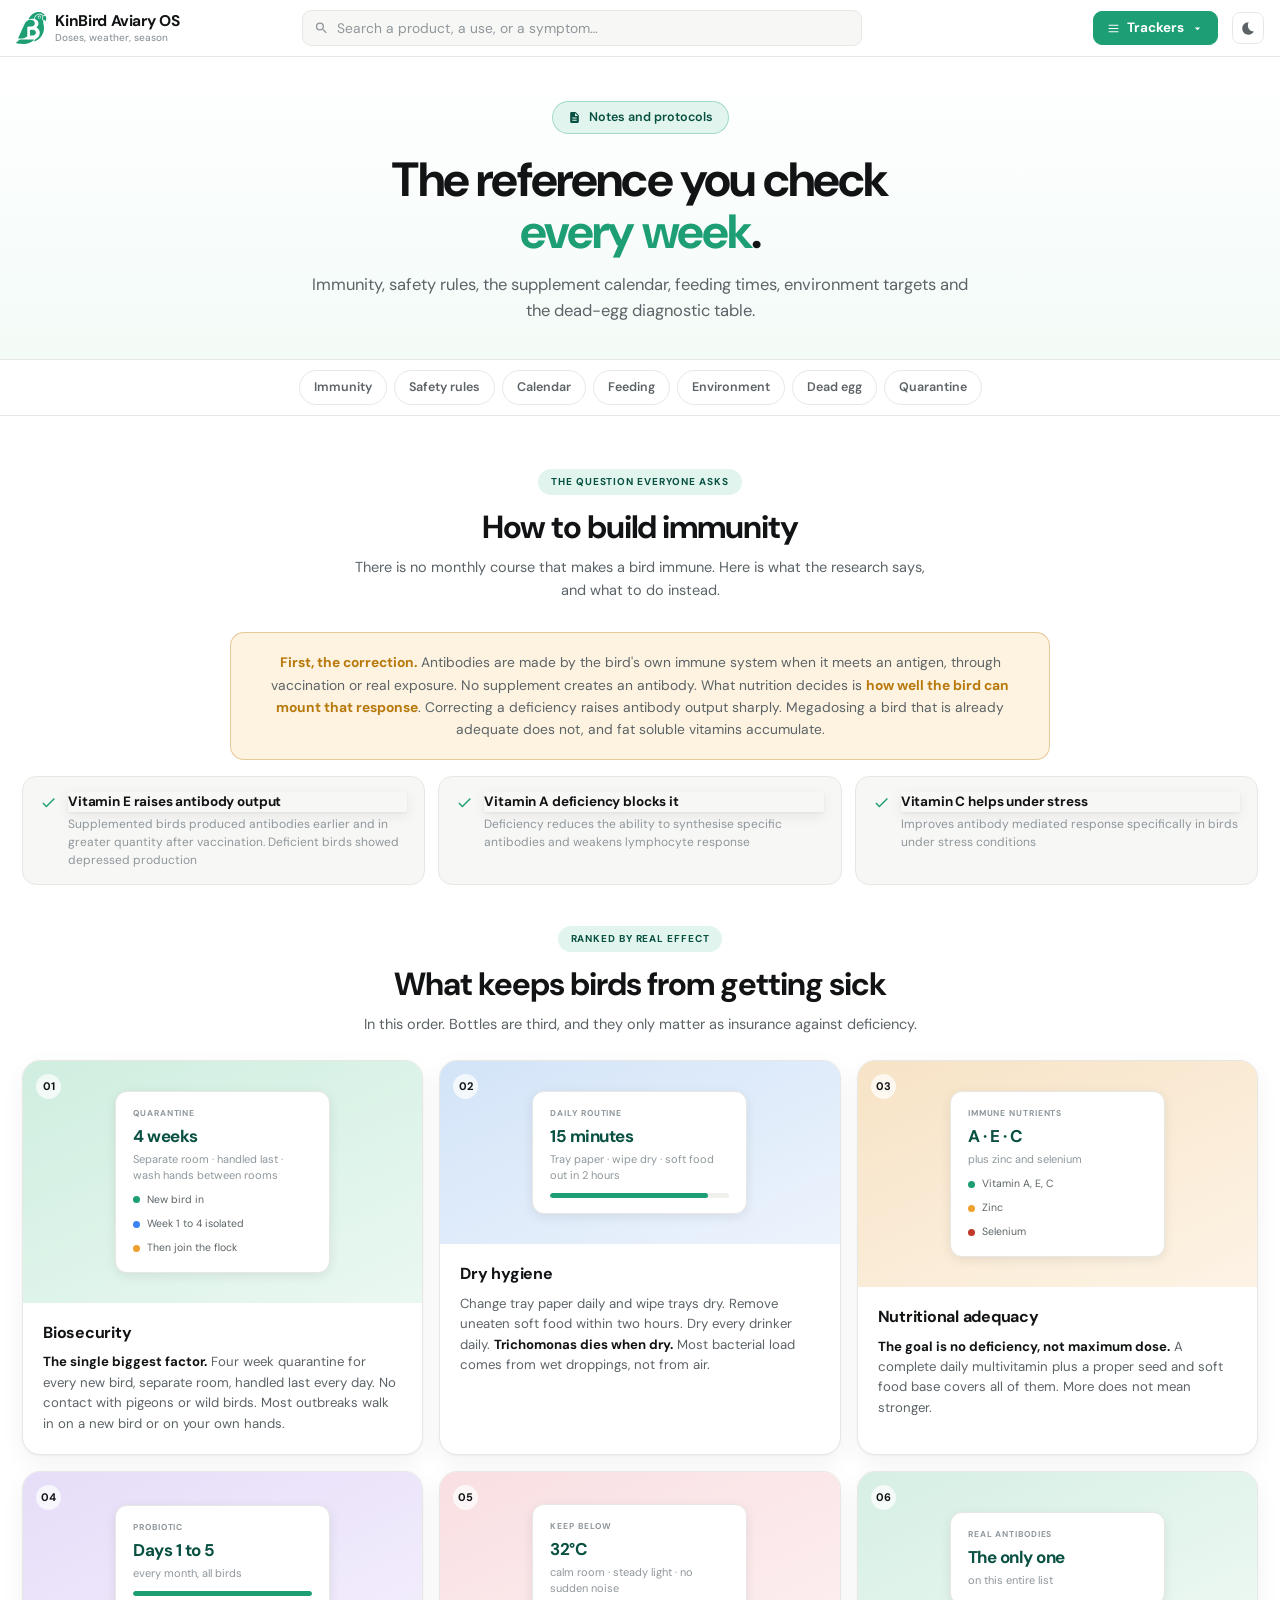
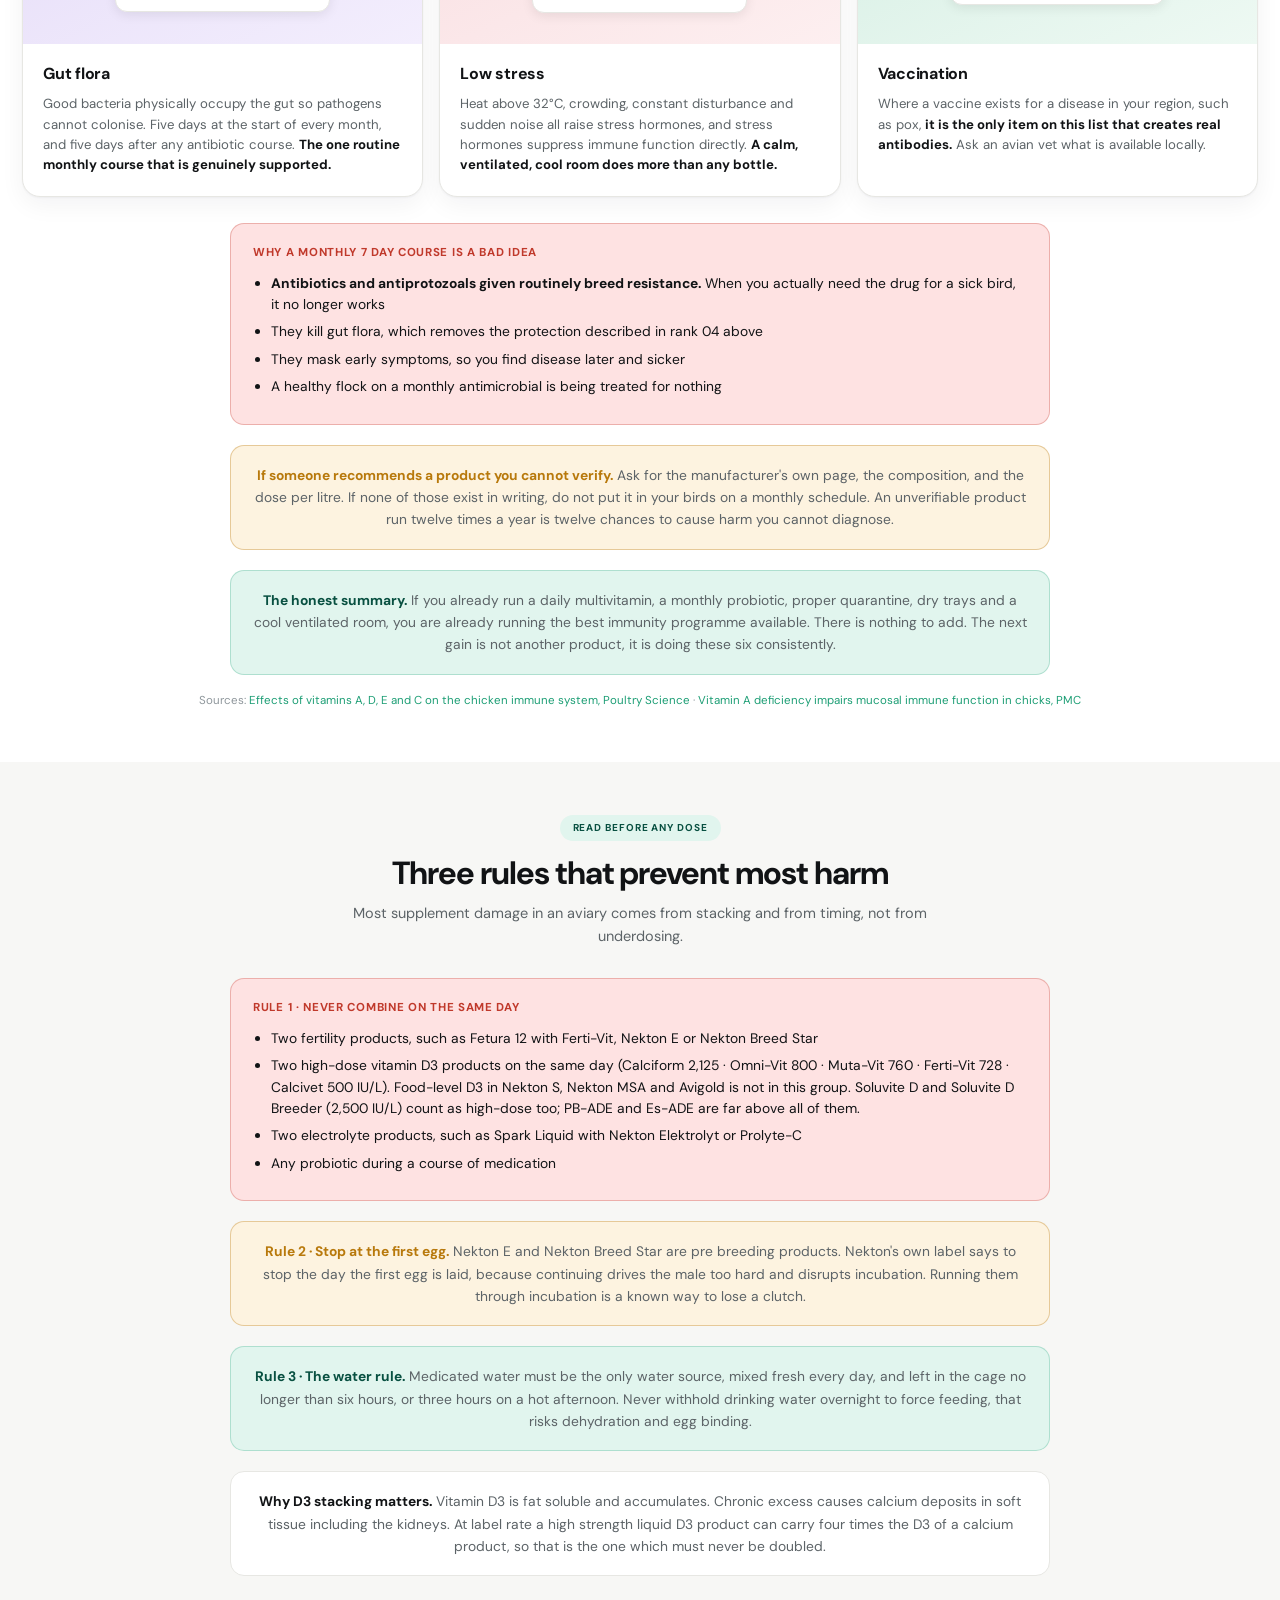
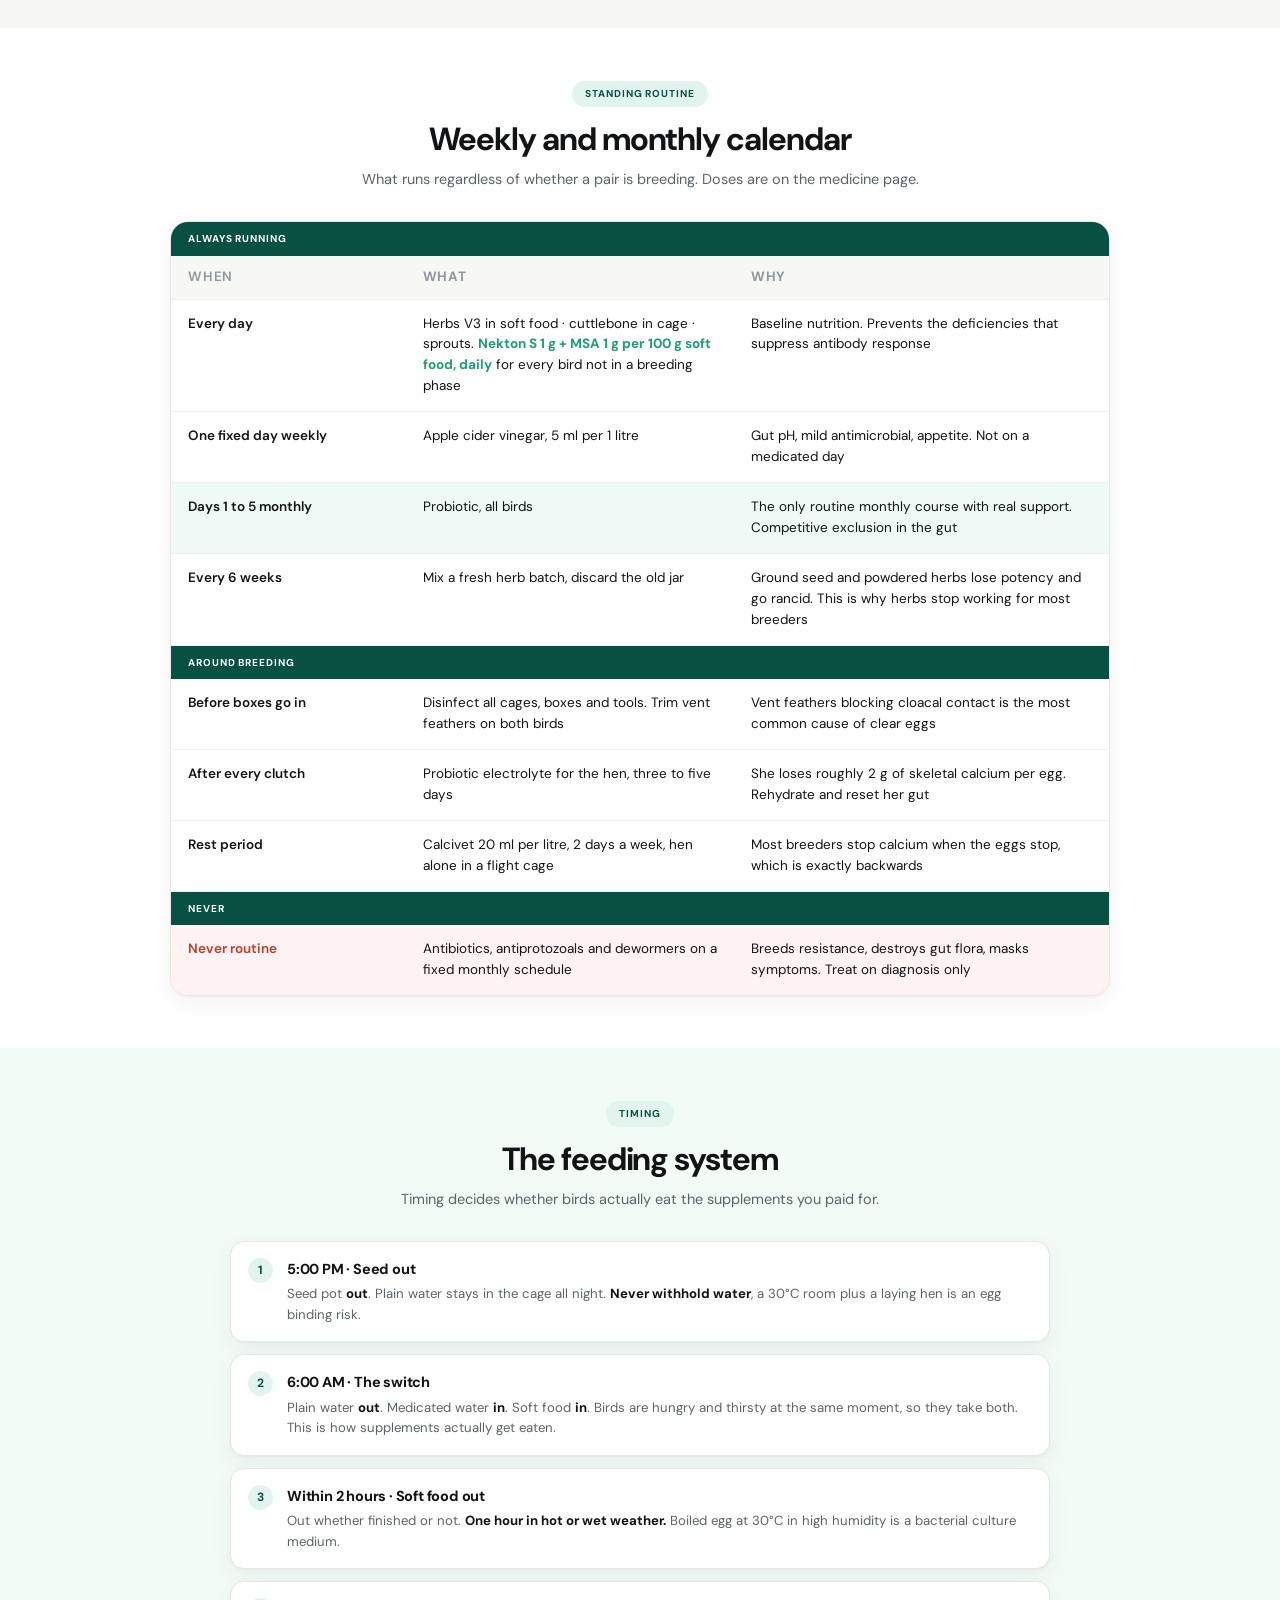
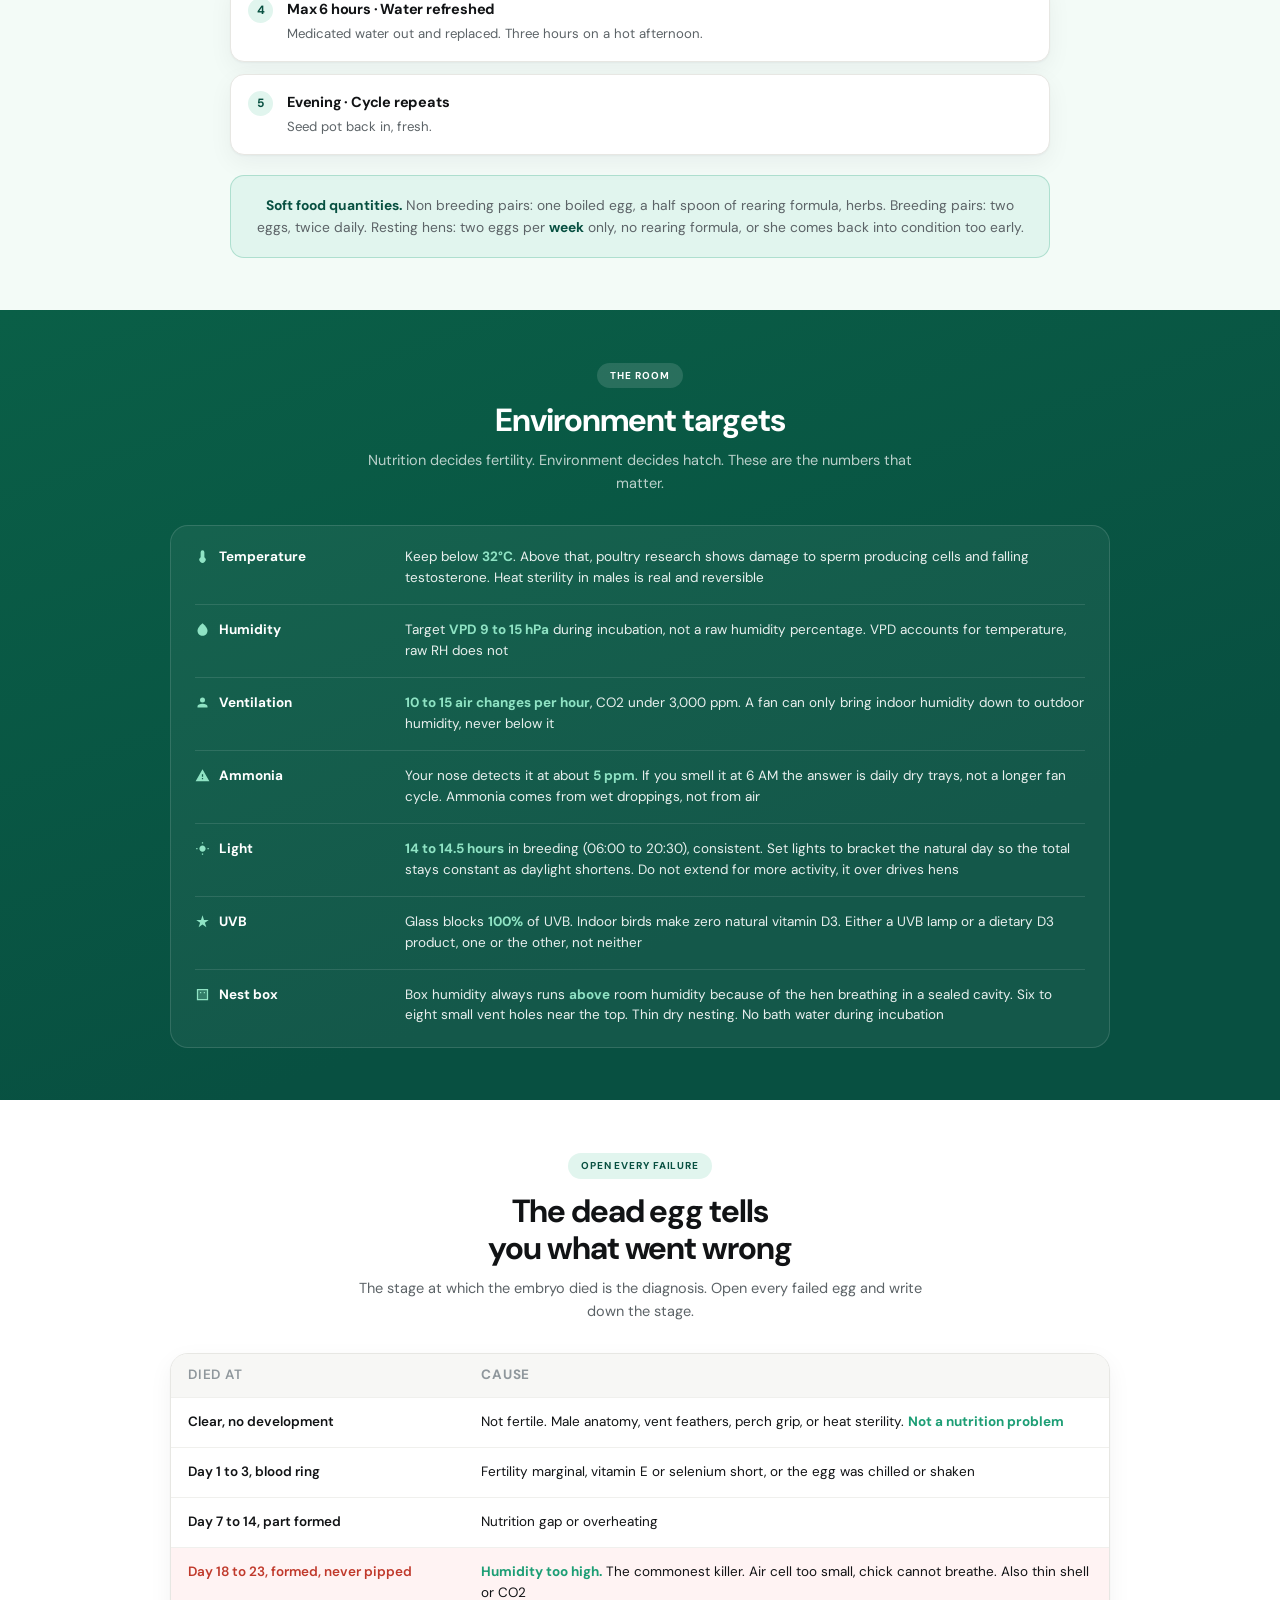
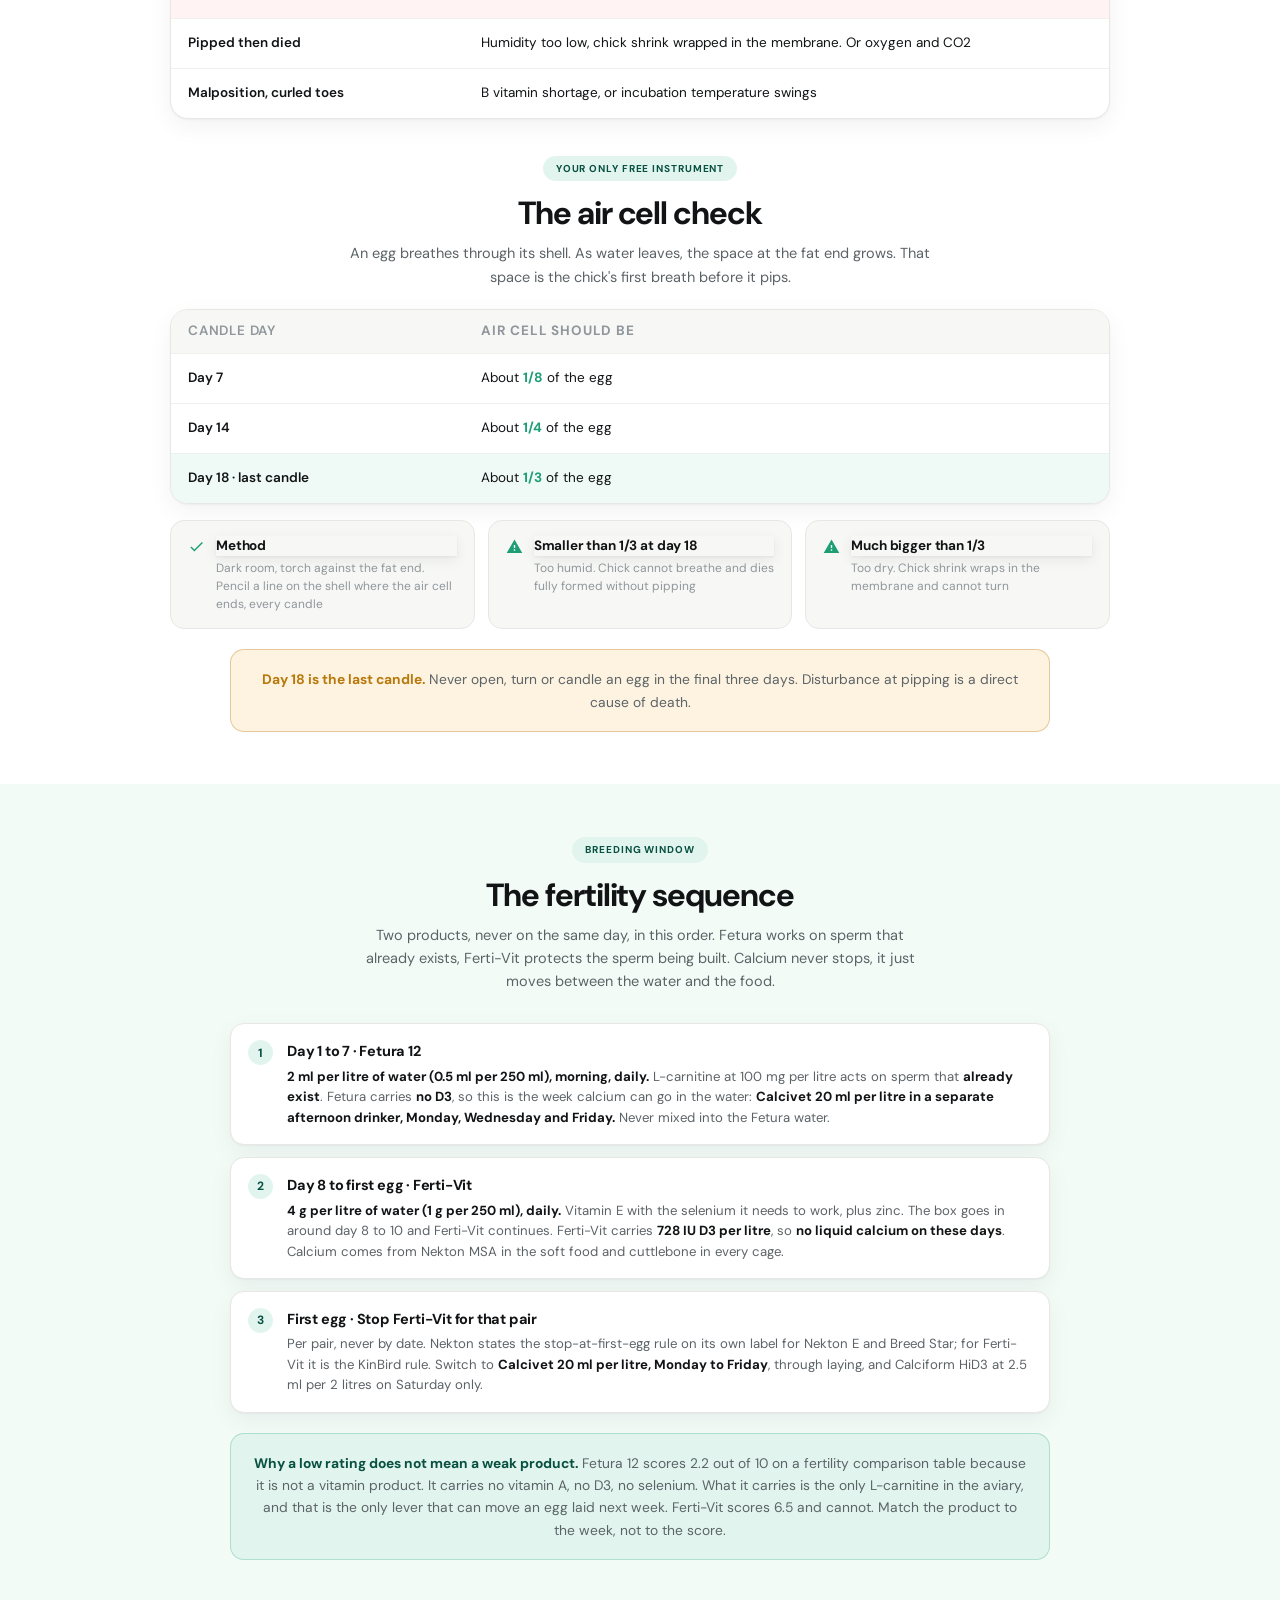
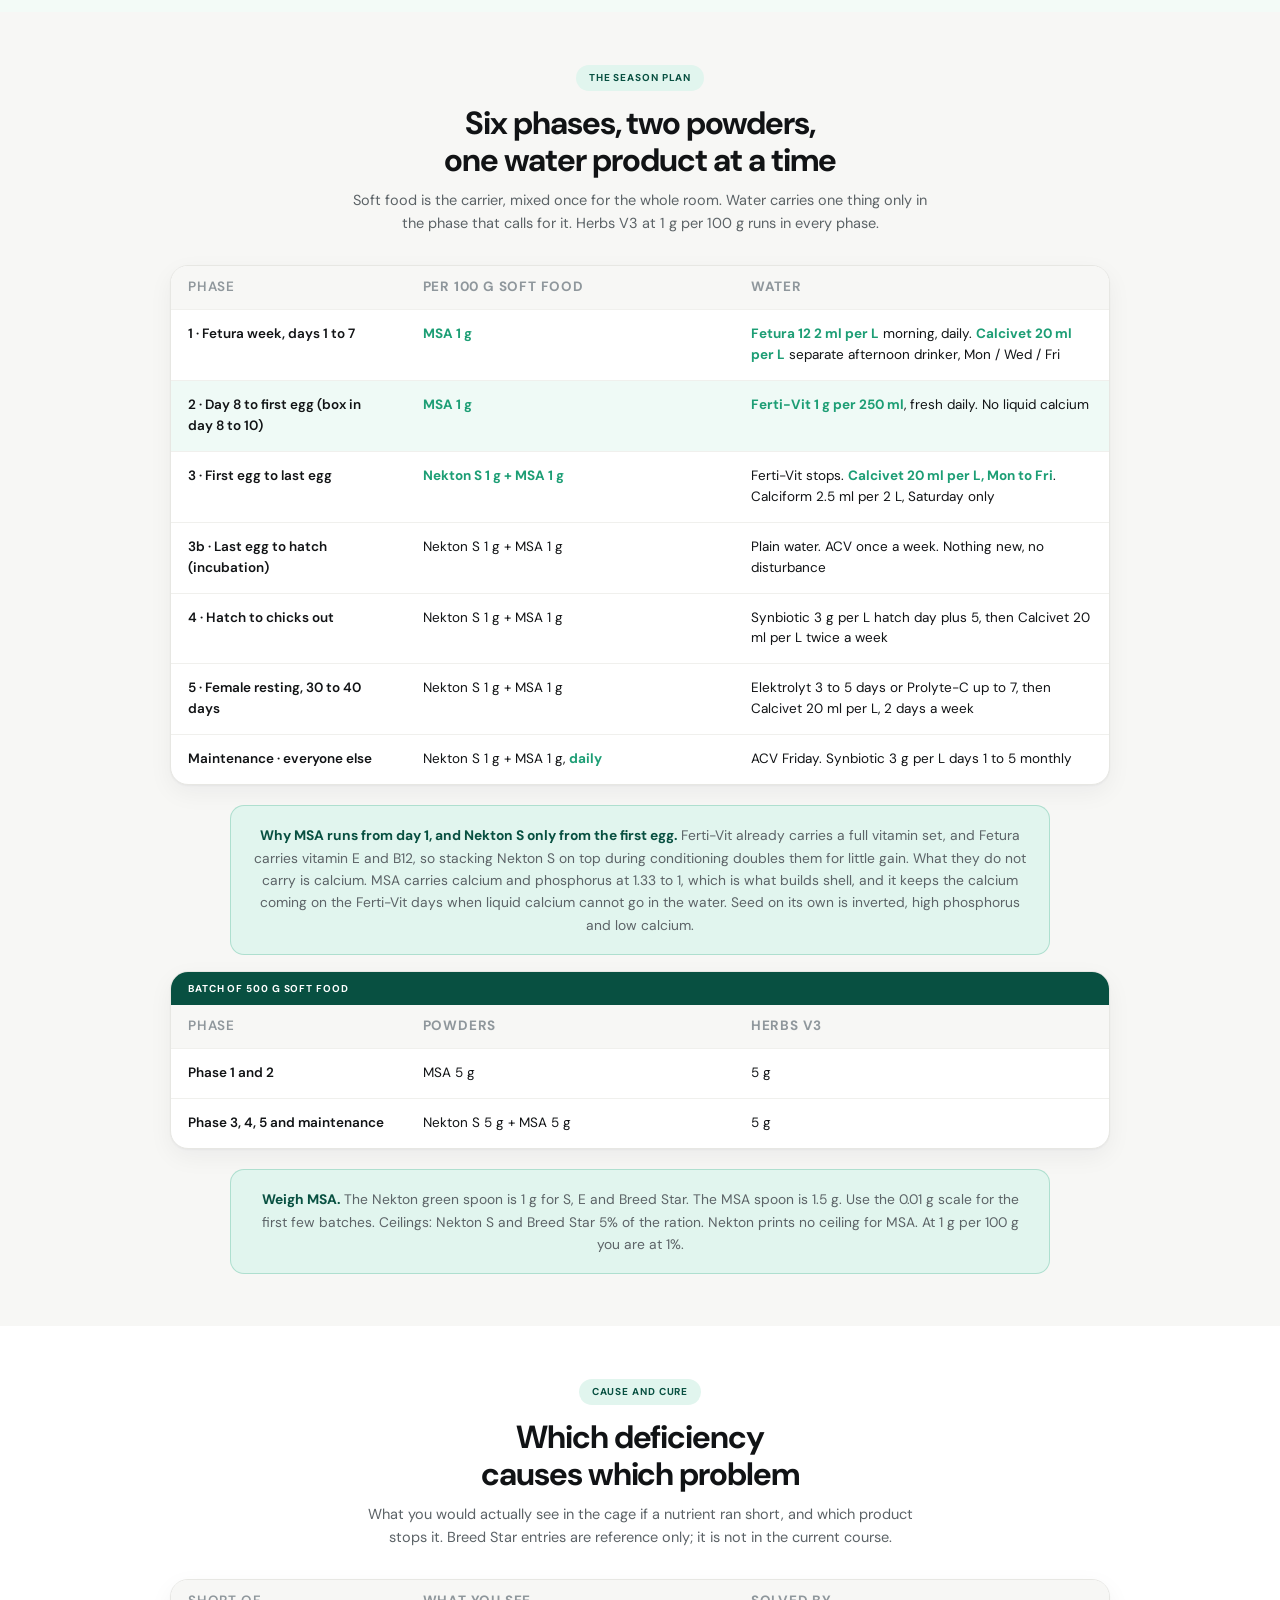
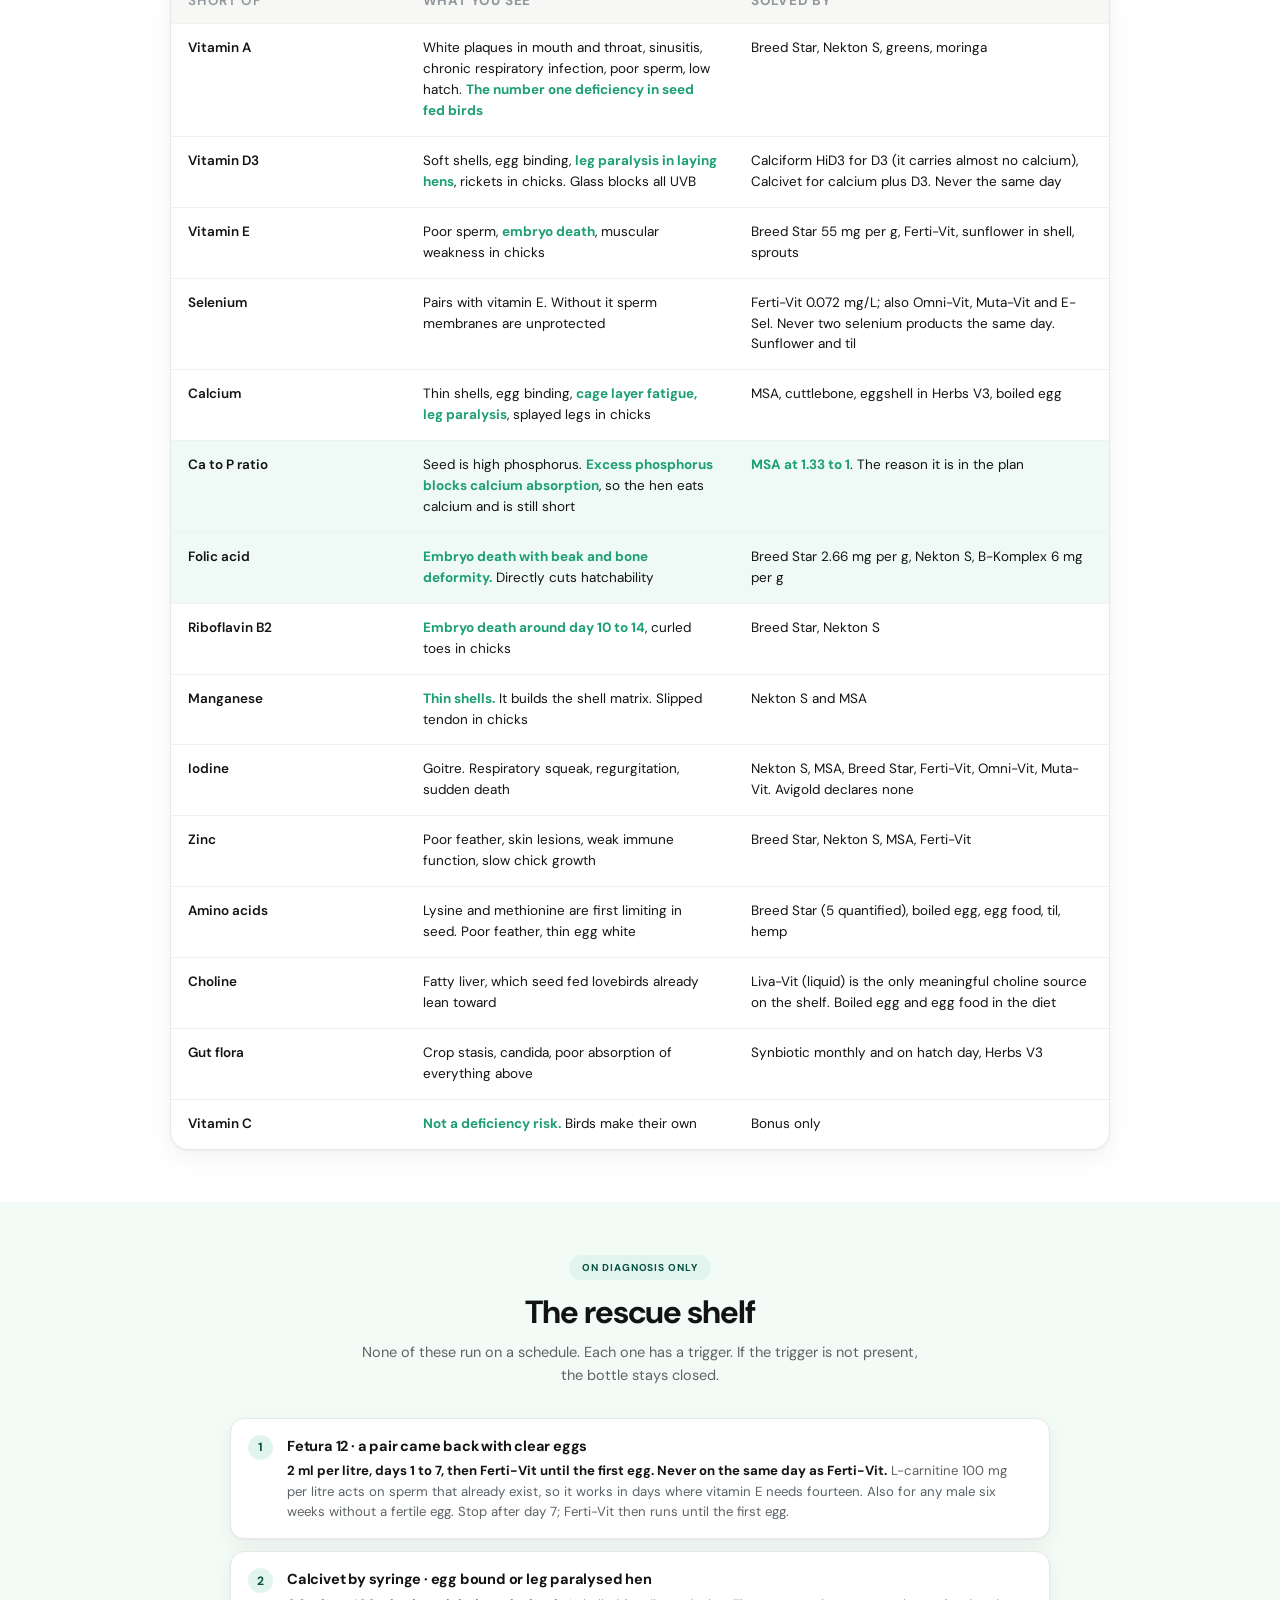
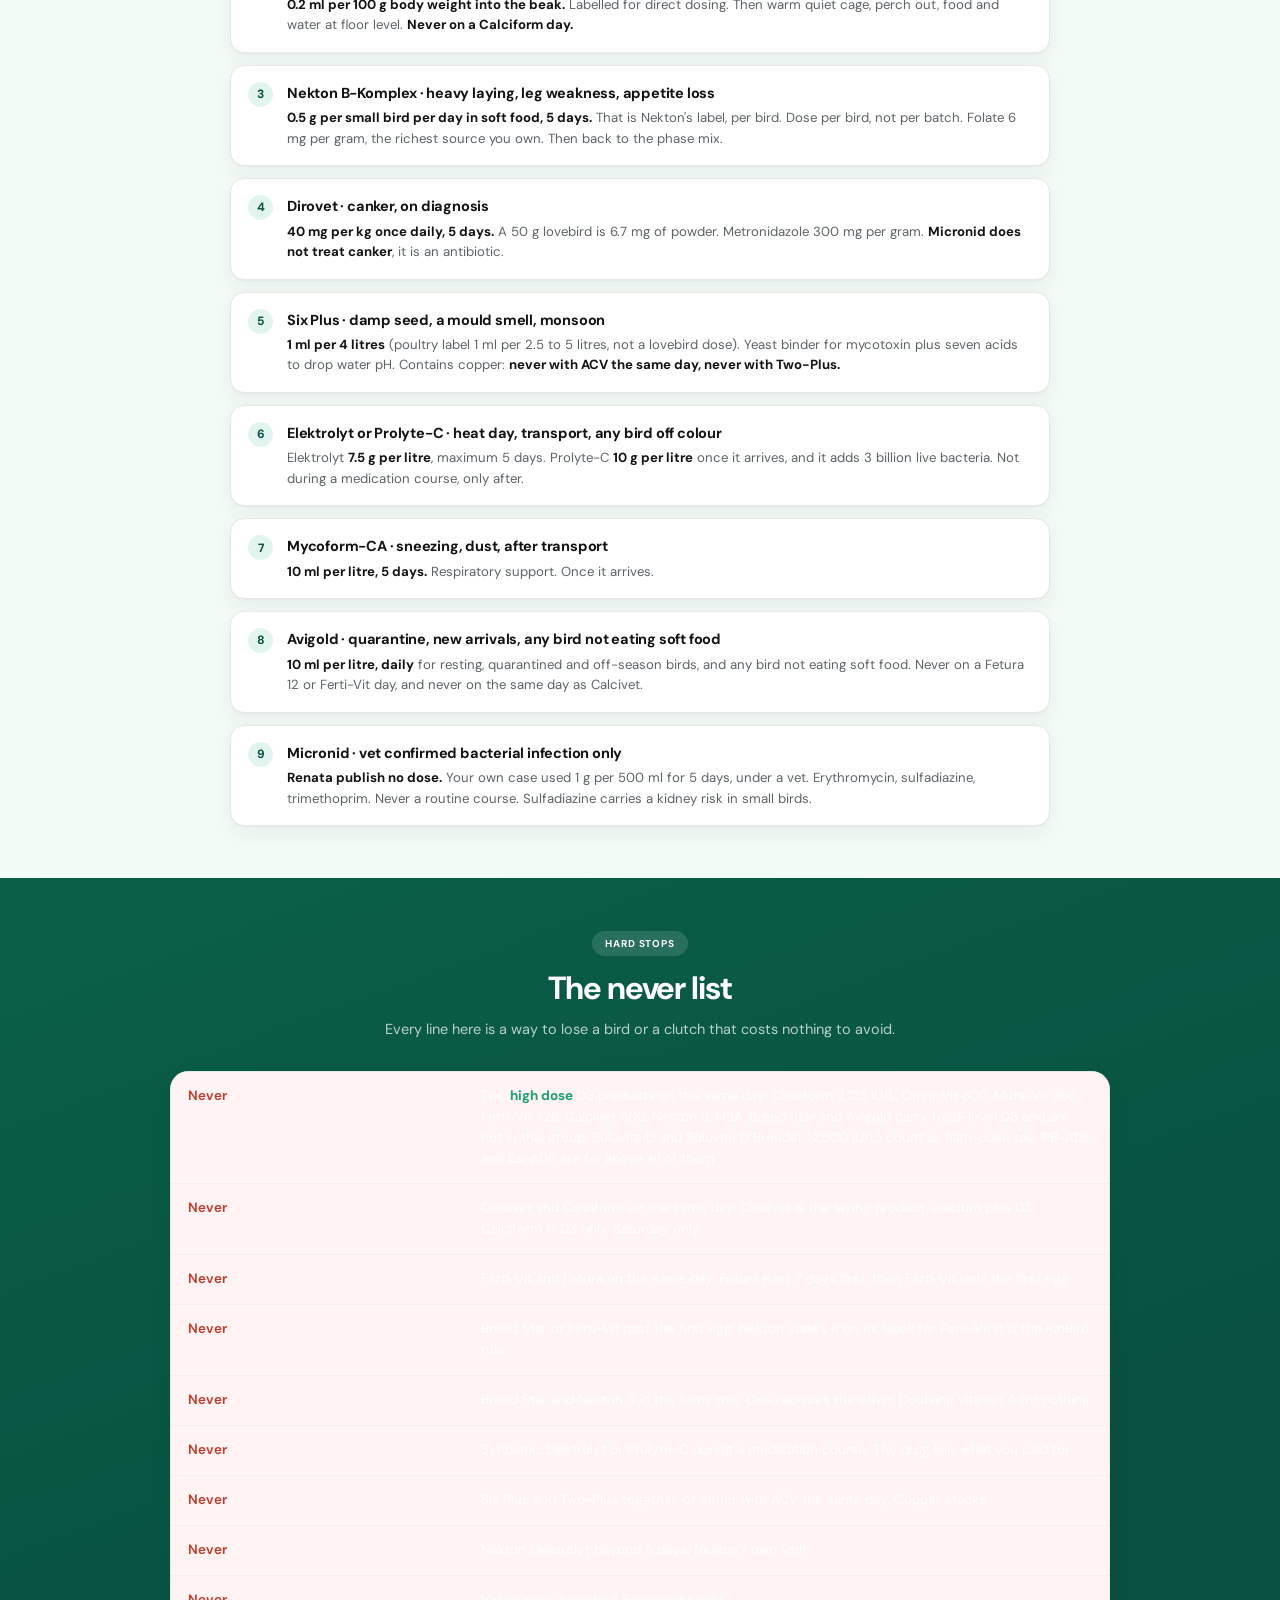
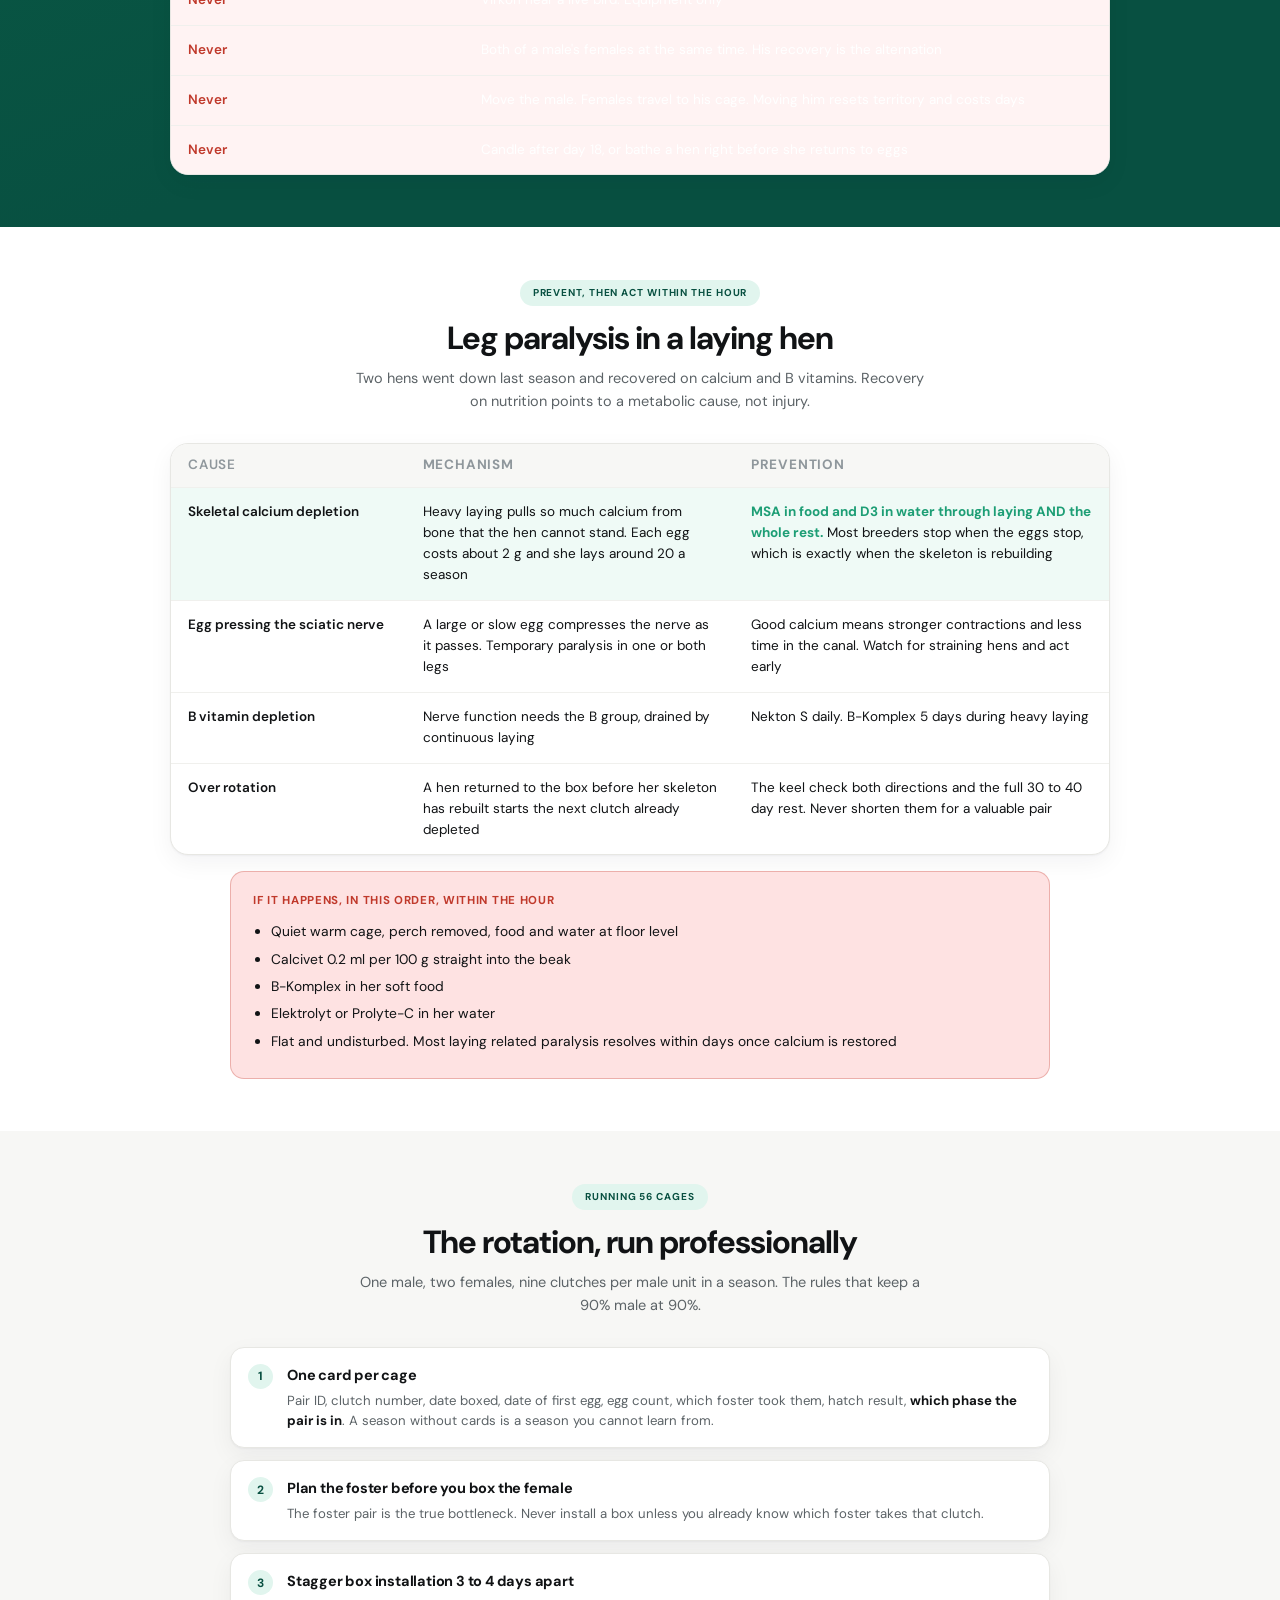
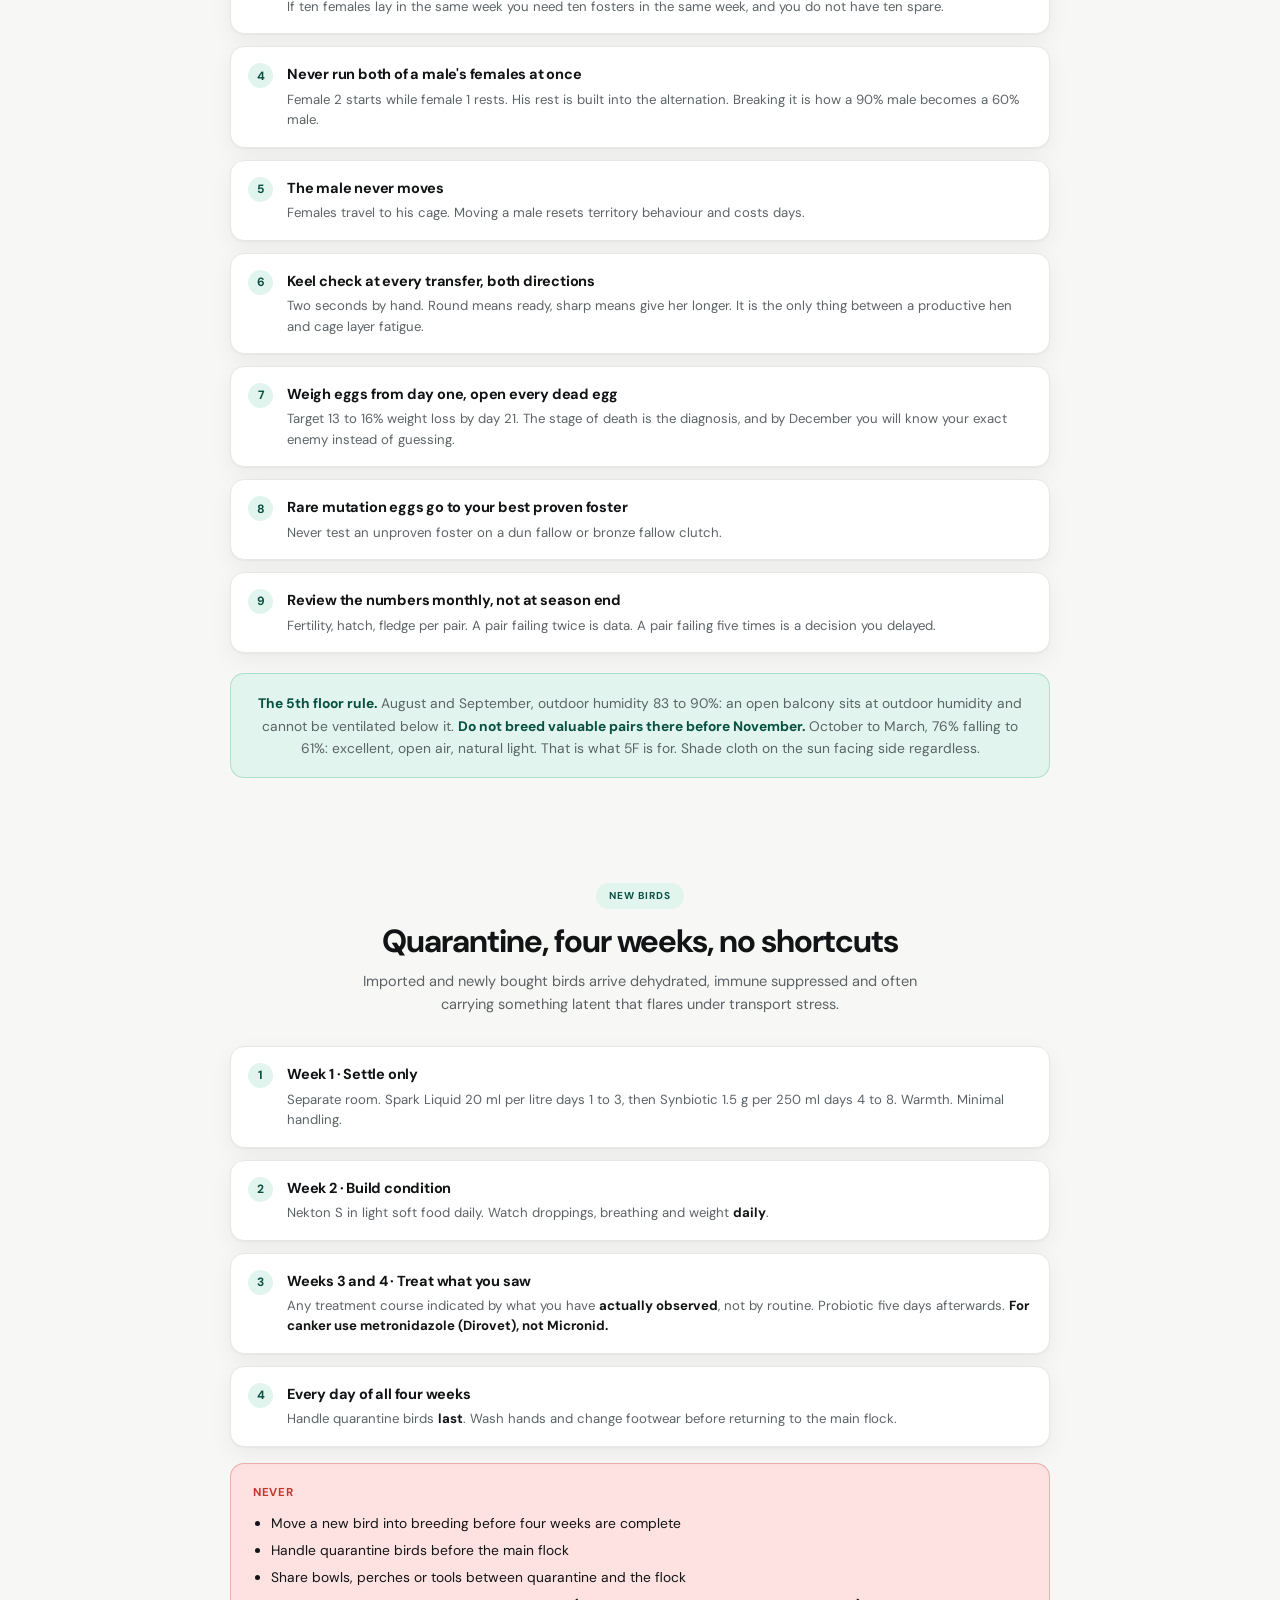
<file: docs.html>
<!DOCTYPE html>
<html lang="en" data-theme="light">
<head>
<meta name="robots" content="noindex,nofollow,noarchive,nosnippet,noimageindex">
<meta name="googlebot" content="noindex,nofollow">
<meta name="bingbot" content="noindex,nofollow">
<script>try{var _t=localStorage.getItem("bmt-theme")||((window.matchMedia&&window.matchMedia("(prefers-color-scheme: dark)").matches)?"dark":"light");document.documentElement.setAttribute("data-theme",_t)}catch(e){}</script>
<meta charset="UTF-8">
<meta name="viewport" content="width=device-width, initial-scale=1">
<title>Notes and Protocols · Immunity, calendar, feeding · Bird Medicine Tracker</title>
<meta name="description" content="Weekly reference for lovebird and budgerigar breeders. Immunity programme, safety rules, weekly and monthly supplement calendar, feeding times, environment targets and the dead-egg diagnostic table.">
<link rel="icon" type="image/svg+xml" href="data:image/svg+xml,%3Csvg%20xmlns%3D%22http%3A%2F%2Fwww.w3.org%2F2000%2Fsvg%22%20viewBox%3D%22-20%20-20%20555%20583%22%3E%3Cg%20fill%3D%22%231d9e75%22%3E%3Cg%20transform%3D%22translate%289775.001%20-498.755%29%22%3E%3Cpath%20d%3D%22M36.511%2C2.159A59.615%2C59.615%2C0%2C0%2C1%2C50.688%2C19.592l1.714%2C2.9c3.931%2C7.731%2C4.625%2C14.839%2C4.671%2C23.365l.022%2C3.062c-.286%2C14.7-5.636%2C25.13-15.637%2C35.772-5.523%2C5.165-11.681%2C8.613-18.635%2C11.524l-2.779%2C1.222C13.927%2C99.046%2C8%2C98.815%2C1.7%2C98.775q-4.236.018-8.472.041-6.638.018-13.274-.01c-4.289-.017-8.577.009-12.866.041l-3.948-.054a42.175%2C42.175%2C0%2C0%2C0-25.067%2C7.873c-5.294%2C6.065-8.295%2C11.653-8.225%2C19.782.007%2C1.209.014%2C2.418.021%2C3.664l.041%2C4.019q.028%2C4.345.055%2C8.69c.005.763.011%2C1.526.017%2C2.312q.06%2C8.4.065%2C16.8c0%2C.814%2C0%2C1.628%2C0%2C2.466q0%2C5.036.008%2C10.072.01%2C14.279.124%2C28.557.107%2C11.348.071%2C22.694c-.012%2C4%2C0%2C8%2C.063%2C12%2C.407%2C26.251.407%2C26.251-4.332%2C32.5a38.706%2C38.706%2C0%2C0%2C1-9.968%2C7.11q-1.981%2C1.443-3.936%2C2.921a152.576%2C152.576%2C0%2C0%2C1-28.571%2C13.333l-3.683%2C1.338c-19.353%2C6.508-40.4%2C8.16-60.693%2C8.063l-4.006-.005q-6.262-.01-12.525-.036l-8.551-.016q-10.418-.019-20.837-.057a116.469%2C116.469%2C0%2C0%2C1%2C4.884-12.825l1.485-3.265%2C1.54-3.356%2C1.5-3.3c2.446-5.358%2C4.958-10.663%2C7.626-15.914a110.079%2C110.079%2C0%2C0%2C0%2C5.533-12.93%2C114.871%2C114.871%2C0%2C0%2C1%2C8.156-16.983%2C77.4%2C77.4%2C0%2C0%2C0%2C4.262-9.956c3.59-9.5%2C7.885-18.641%2C12.2-27.831q3.722-7.936%2C7.413-15.887l1.5-3.222q6.585-14.138%2C12.983-28.36Q-144.558%2C120-131.049%2C91.117q4.04-8.679%2C8.039-17.376%2C2.48-5.387%2C4.981-10.764%2C1.148-2.481%2C2.285-4.968C-108.757%2C42.72-100.5%2C29.336-88.631%2C17.27l2.671-2.717C-54.3-15.756.1-23.748%2C36.511%2C2.159Z%22%20transform%3D%22translate%28-9513.381%20644.308%29%22%2F%3E%0A%3Cpath%20d%3D%22M19.963%2C1.853C30.5%2C10.1%2C30.5%2C10.1%2C32.7%2C14.61c.047%2C3.471-1.528%2C4.953-3.669%2C7.633C19.789%2C35%2C18.146%2C47.961%2C19.963%2C63.386c2.783%2C12.351%2C9.5%2C23.477%2C20.317%2C30.331l4.063%2C2.177-.467%2C2.213c-4.509%2C21.854-2.278%2C39.844%2C3.444%2C61.258%2C12.169%2C45.738%2C10.734%2C88.721-4.138%2C133.9l-.973%2C3.027C30.272%2C332.963%2C11.241%2C363.8-14.867%2C391.946l-2.027%2C2.258c-24.418%2C26-65.291%2C49.483-101.55%2C51.274-1.852.015-3.705-.045-5.556-.127%2C4.023-4.1%2C8.181-7.945%2C12.481-11.755%2C8.231-7.454%2C15.747-15.385%2C20.753-25.4%2C2.154-4.1%2C3.843-5.723%2C8.395-7.211%2C25.917-9.536%2C44.123-32.748%2C55.578-56.83l1.478-3.3%2C1.333-2.97c10.06-24.847%2C9.333-53.16-.711-77.75C-34.181%2C238.3-51.471%2C222.4-72.028%2C211.054l-2.05-1.383v-2.322A38.156%2C38.156%2C0%2C0%2C1-69.8%2C204.01c15.012-10.8%2C26.114-26.57%2C30.027-44.943%2C2.834-21.539.144-39.822-12.3-57.932C-65.9%2C83.354-83.807%2C74.872-104.263%2C66.869c1.673-18.488%2C9.121-33.409%2C20.9-47.6l1.533-2.045C-75.239%2C8.753-65%2C.916-55.5-3.952h4.644V-6.274C-26.752-15.349-1.489-12.621%2C19.963%2C1.853Z%22%20transform%3D%22translate%28-9354.948%20551.753%29%22%2F%3E%0A%3Cpath%20d%3D%22M11.848.025q3.64%2C0%2C7.28%2C0c6.563%2C0%2C13.124.058%2C19.686.131%2C6.867.065%2C13.734.071%2C20.6.084q19.49.049%2C38.978.223%2C22.195.175%2C44.39.227%2C45.642.164%2C91.282.526C218.7%2C33.867%2C164.295%2C53.652%2C133.06%2C65.066A210.4%2C210.4%2C0%2C0%2C1%2C104.723%2C72.6q-2.922.573-5.832%2C1.209c-17.429%2C3.8-34.484%2C4.476-52.253%2C4.461l-3.279.006A305.434%2C305.434%2C0%2C0%2C1%2C5.14%2C76.053c-3.434-.417-6.8-.737-10.256-.906-14.287-.769-27.906-3.861-41.778-7.179l-3-.715q-4.273-1.027-8.54-2.078l-2.6-.634A79.053%2C79.053%2C0%2C0%2C1-73.6%2C60.422a23.418%2C23.418%2C0%2C0%2C1%2C6.122-8.458l2.3-2.137%2C2.462-2.249%2C2.537-2.346q3.729-3.445%2C7.477-6.869l3.8-3.492q3.361-3.086%2C6.73-6.163%2C6.435-5.887%2C12.822-11.826%2C1.742-1.612%2C3.528-3.176a23.545%2C23.545%2C0%2C0%2C0%2C4.234-4.643C-12.119-1.581-1.35-.2%2C11.848.025Z%22%20transform%3D%22translate%28-9701.404%20963.385%29%22%2F%3E%0A%3Cpath%20d%3D%22M30.105.844%2C34.173%2C2.16c20.274%2C7.229%2C42.11%2C20.67%2C53.982%2C39.319v3.483l-3.138%2C1.147L80.9%2C47.647l-4.082%2C1.51a34.939%2C34.939%2C0%2C0%2C0-8.4%2C5.093c-3.535%2C0-4.682-1.2-7.256-3.628l-3.193-3.338C42.629%2C31.944%2C24.142%2C24.85%2C2.677%2C24.79c-14.671.195-26.8%2C1.63-39.909%2C8.562l-3.406%2C1.778C-69.241%2C50.9-85.366%2C76.508-94.47%2C107.166l-.812%2C2.812c-8.464.146-8.464.146-12.507-.57-23.938-3.774-50.764-1.06-72.944%2C8.865-2.785.993-2.785.993-6.268-.168%2C10.821-21.594%2C22.971-41.478%2C39.474-59.21l1.876-2.03C-119.069%2C28.4-86.205%2C9.961-48.842-.317L-46.4-1C-23.11-7.212%2C7.276-6.611%2C30.105.844Z%22%20transform%3D%22translate%28-9377.86%20504%29%22%2F%3E%0A%3Cpath%20d%3D%22M0%2C.073l29.315-.29%2C9.167-.128q3.662-.02%2C7.323-.035l3.734-.072C65.116-.46%2C77.693%2C5.024%2C89.106%2C15.456c8.221%2C8.565%2C10.959%2C18.555%2C11.029%2C30.041l.073%2C2.875c.081%2C12.727-4.607%2C22.654-13.1%2C32-8.355%2C8.068-19.863%2C13.9-31.622%2C13.869H51.7l-3.972-.018-3.655%2C0q-6.764-.009-13.529-.037L0%2C94.113Z%22%20transform%3D%22translate%28-9538.158%20801.985%29%22%2F%3E%0A%3Cpath%20d%3D%22M6.082.021C17.223%2C8.683%2C22.573%2C23.712%2C24.658%2C37.173%2C26.984%2C58.536%2C21.646%2C77.1%2C8.74%2C94.4a57.082%2C57.082%2C0%2C0%2C1-4.98%2C5.465H1.438l-.132-3.188C.852%2C88.26-.032%2C80.978-3.206%2C73.163L-4.367%2C69.68-6.7%2C71.245l-3.107%2C1.991-3.061%2C2c-3.671%2C1.667-5.147%2C1.542-8.912.249-6.388-4.259-9.521-9.378-12.771-16.254l-1.283-2.653C-39.243%2C46.239-38%2C34.622-33.464%2C24.91-26.339%2C12.469-15.627%2C4.821-1.995.416A26.825%2C26.825%2C0%2C0%2C1%2C6.082.021Z%22%20transform%3D%22translate%28-9285.339%20560.551%29%22%2F%3E%0A%3Cpath%20fill%3D%22%23f2f6f2%22%20d%3D%22M5.37.325c6.564%2C3.354%2C10.893%2C8.729%2C14.658%2C14.948%2C1.9%2C8.889%2C1.013%2C15.744-3.424%2C23.719a28.472%2C28.472%2C0%2C0%2C1-8.694%2C8.354l-3.048%2C2.1a32.938%2C32.938%2C0%2C0%2C1-22.349%2C0c-6.718-3.9-12.862-8.355-15.238-16.036-1.33-9.427-.891-17.473%2C4.7-25.388C-18.907-1.933-7.282-4.452%2C5.37.325Z%22%20transform%3D%22translate%28-9371.919%20559.667%29%22%2F%3E%0A%3Cpath%20d%3D%22M1.826.034C7.268-.4%2C11.171-.528%2C16.121%2C1.993l3.12%2C2.685L22%2C7c3.037%2C5.608%2C2.715%2C11.187%2C1.887%2C17.415-2.63%2C5.665-5.985%2C8.9-11.61%2C11.61-5.8.925-10.214.672-15.528-1.887-4.211-3.81-7.335-6.824-8.054-12.671a48.014%2C48.014%2C0%2C0%2C1%2C.363-8.662l2.322-2.322%2C1.814%2C2.975%2C2.83%2C2.83c5.057.049%2C5.057.049%2C9.288-2.322.623-5.522.623-5.522-1.741-10.231L1.826%2C2.356Z%22%20transform%3D%22translate%28-9384.412%20567.504%29%22%2F%3E%3C%2Fg%3E%3C%2Fg%3E%3C%2Fsvg%3E">
<link rel="manifest" href="manifest.json">
<meta name="theme-color" content="#1d9e75">
<link rel="preconnect" href="https://fonts.googleapis.com">
<link rel="preconnect" href="https://fonts.gstatic.com" crossorigin>
<link href="https://fonts.googleapis.com/css2?family=DM+Sans:opsz,wght@9..40,400;9..40,500;9..40,600;9..40,700&family=Hind+Siliguri:wght@400;600&display=swap" rel="stylesheet">
<style>
:root{
  --bg:#ffffff; --bg2:#f7f7f5; --mint:#e1f5ee; --mint2:#f3fbf7; --sand:#faeeda; --sky:#e6f1fb; --rose:#f4eefe;
  --ink:#111315; --ink2:#5c6367; --ink3:#8f979c;
  --green:#1d9e75; --gmid:#12855f; --gdeep:#085041; --line:#e7e7e3; --line2:#f0f0ed;
  --card:#ffffff; --shadow:0 1px 2px rgba(16,24,40,.04),0 8px 24px rgba(16,24,40,.05);
  --shadow2:0 24px 62px rgba(0,0,0,.10);
  --danger:#c0392b; --dangerbg:#fee2e2; --blue:#3b82f6; --amber:#b8790c; --amberbg:#fdf3e0; --purple:#7c3aed;
  --r:9px; --rl:14px; --rxl:18px;
}
[data-theme="dark"]{
  --bg:#0e1418; --bg2:#141b21; --mint:#10312a; --mint2:#0f1c1a; --sand:#2c2416; --sky:#12222f; --rose:#221a33;
  --ink:#eef2f4; --ink2:#a9b6bf; --ink3:#7b8892;
  --green:#2fbe8e; --gmid:#24a87a; --gdeep:#8fe3c4; --line:#222c34; --line2:#1a232a;
  --card:#151d24; --shadow:0 1px 2px rgba(0,0,0,.3),0 8px 24px rgba(0,0,0,.25);
  --shadow2:0 24px 62px rgba(0,0,0,.45);
  --danger:#ff6b5e; --dangerbg:#2a1512; --amber:#e0b872; --amberbg:#2a2114;
}
*{margin:0;padding:0;box-sizing:border-box;-webkit-tap-highlight-color:transparent}
html{scroll-behavior:smooth;scroll-padding-top:110px}
body{background:var(--bg);color:var(--ink);font-family:'DM Sans','Hind Siliguri',system-ui,sans-serif;line-height:1.55;-webkit-font-smoothing:antialiased;transition:background .25s,color .25s}
.wrap{max-width:1366px;margin:0 auto;padding:0 22px}
.narrow{max-width:940px;margin:0 auto}
a{color:inherit}

/* ---------- topbar ---------- */
.topbar{position:sticky;top:0;z-index:90;background:color-mix(in srgb,var(--bg) 90%,transparent);backdrop-filter:blur(16px);border-bottom:1px solid var(--line)}
.topbar .wrap{display:flex;align-items:center;gap:14px;height:56px}
.brand{display:flex;align-items:center;gap:9px;font-weight:700;font-size:15.5px;letter-spacing:-.35px;text-decoration:none;flex-shrink:0}
.mark{width:28px;height:28px;border-radius:8px;background:linear-gradient(150deg,var(--green),var(--gmid));display:grid;place-items:center;flex-shrink:0}
.mark svg{width:16px;height:16px;fill:#fff}
.spacer{flex:1}
.navlink{display:inline-flex;align-items:center;gap:6px;font-size:13.5px;font-weight:600;color:var(--ink2);text-decoration:none;padding:7px 12px;border-radius:8px;border:1px solid var(--line);background:var(--card);white-space:nowrap;transition:.16s;flex-shrink:0}
.navlink:hover{border-color:var(--green);color:var(--green)}
.navlink svg{width:13px;height:13px;fill:currentColor}
.tbtn{display:inline-flex;align-items:center;justify-content:center;background:var(--card);border:1px solid var(--line);color:var(--ink2);width:32px;height:32px;border-radius:8px;cursor:pointer;font-family:inherit;transition:.16s;flex-shrink:0}
.tbtn:hover{border-color:var(--green);color:var(--green)}
.tbtn svg{width:15px;height:15px;fill:currentColor}
@media(max-width:640px){.navlink span{display:none}.navlink{padding:7px 9px}}
@media(max-width:560px){.brand span{display:none}}

/* ---------- section nav ---------- */
.subnav{position:sticky;top:56px;z-index:70;background:color-mix(in srgb,var(--bg) 94%,transparent);backdrop-filter:blur(16px);border-bottom:1px solid var(--line);padding:10px 0}
.subnav .wrap{display:flex;gap:7px;overflow-x:auto;scrollbar-width:none;justify-content:flex-start}
.subnav .wrap::-webkit-scrollbar{display:none}
@media(min-width:900px){.subnav .wrap{justify-content:center;flex-wrap:wrap;overflow:visible}}
.subnav a{background:var(--card);border:1px solid var(--line);color:var(--ink2);padding:7px 14px;border-radius:99px;font-size:12.5px;font-weight:600;text-decoration:none;white-space:nowrap;transition:.16s}
.subnav a:hover{border-color:var(--green);color:var(--green)}

/* ---------- hero ---------- */
.hero{background:linear-gradient(180deg,var(--bg) 0%,var(--mint2) 100%);border-bottom:1px solid var(--line);padding:44px 0 34px;text-align:center}
@media(max-width:640px){.hero{padding:30px 0 24px}}
.eyebrow{display:inline-flex;align-items:center;gap:8px;background:var(--mint);border:1px solid color-mix(in srgb,var(--green) 32%,transparent);color:var(--gdeep);padding:6px 15px;border-radius:99px;font-size:12.5px;font-weight:600;margin-bottom:20px}
.eyebrow svg{width:13px;height:13px;fill:currentColor}
h1{font-size:clamp(29px,5vw,48px);font-weight:700;letter-spacing:-.038em;line-height:1.08;max-width:19ch;margin:0 auto;text-wrap:balance}
@media(min-width:700px){h1{max-width:24ch}}
h1 em{font-style:normal;color:var(--green)}
.lead{color:var(--ink2);font-size:clamp(14.5px,2vw,16.5px);margin:14px auto 0;max-width:60ch;line-height:1.6}

/* ---------- sections ---------- */
section{padding:52px 0}
@media(max-width:640px){section{padding:38px 0}}
.sec-grey{background:var(--bg2)}
.sec-mint{background:var(--mint2)}
.sec-deep{background:linear-gradient(160deg,#0a5f47 0%,var(--gdeep) 70%);color:#fff}
[data-theme="dark"] .sec-deep{background:linear-gradient(160deg,#0c2a24 0%,#081c18 70%)}
.head-blk{text-align:center;margin-bottom:30px}
.pill-lbl{display:inline-block;background:var(--mint);color:var(--gdeep);padding:5px 13px;border-radius:99px;font-size:10px;font-weight:700;letter-spacing:.9px;text-transform:uppercase;margin-bottom:14px}
.sec-deep .pill-lbl{background:rgba(255,255,255,.13);color:#fff}
h2{font-size:clamp(22px,3.4vw,32px);font-weight:700;letter-spacing:-.032em;line-height:1.16;max-width:19ch;margin:0 auto;text-wrap:balance}
@media(min-width:700px){h2{max-width:24ch}}
.sub{color:var(--ink2);font-size:14.5px;margin-top:10px;max-width:58ch;margin-left:auto;margin-right:auto;line-height:1.6}
.sec-deep .sub{color:rgba(255,255,255,.72)}

/* ---------- printables style cards ---------- */
.grid3{display:grid;grid-template-columns:repeat(3,1fr);gap:16px}
@media(max-width:900px){.grid3{grid-template-columns:repeat(2,1fr)}}
@media(max-width:600px){.grid3{grid-template-columns:1fr}}
.pcard{background:var(--card);border:1px solid var(--line);border-radius:var(--rxl);overflow:hidden;box-shadow:var(--shadow);transition:.2s;display:flex;flex-direction:column}
.pcard:hover{transform:translateY(-3px);box-shadow:var(--shadow2);border-color:color-mix(in srgb,var(--green) 34%,transparent)}
.ptop{position:relative;padding:30px 22px;display:grid;place-items:center;min-height:172px}
.pa{background:linear-gradient(155deg,#cfeee0,#eaf8f1)}
.pb{background:linear-gradient(155deg,#d3e4f8,#ecf3fc)}
.pc{background:linear-gradient(155deg,#f7e3c6,#fdf3e5)}
.pd{background:linear-gradient(155deg,#e6ddf8,#f3eefd)}
.pe{background:linear-gradient(155deg,#f9dfe2,#fdeff0)}
.pf{background:linear-gradient(155deg,#d6efe4,#eef9f3)}
[data-theme="dark"] .pa{background:linear-gradient(155deg,#0f2f26,#12251f)}
[data-theme="dark"] .pb{background:linear-gradient(155deg,#132535,#111d27)}
[data-theme="dark"] .pc{background:linear-gradient(155deg,#2c2416,#211c13)}
[data-theme="dark"] .pd{background:linear-gradient(155deg,#231b38,#1b1729)}
[data-theme="dark"] .pe{background:linear-gradient(155deg,#2a1720,#211419)}
[data-theme="dark"] .pf{background:linear-gradient(155deg,#0f2f26,#12251f)}
.pnum{position:absolute;top:13px;left:13px;width:25px;height:25px;border-radius:50%;background:rgba(255,255,255,.72);color:#111315;display:grid;place-items:center;font-size:11px;font-weight:700;font-variant-numeric:tabular-nums}
[data-theme="dark"] .pnum{background:rgba(255,255,255,.14);color:#eef2f4}
.pmock{background:var(--card);border:1px solid var(--line);border-radius:12px;padding:15px 17px;width:100%;max-width:215px;text-align:left;box-shadow:0 3px 12px rgba(0,0,0,.08)}
.pmock .ml{font-size:8.5px;font-weight:700;letter-spacing:.9px;text-transform:uppercase;color:var(--ink3);margin-bottom:7px}
.pmock .mv{font-size:17px;font-weight:700;letter-spacing:-.03em;line-height:1.15;color:var(--gdeep)}
.pmock .mu{font-size:11px;color:var(--ink3);margin-top:5px;line-height:1.45}
.pmock .mrow{display:flex;align-items:center;gap:7px;margin-top:8px}
.pmock .dot{width:7px;height:7px;border-radius:50%;background:var(--green);flex-shrink:0}
.pmock .dot.b{background:var(--blue)} .pmock .dot.o{background:#f0a02e} .pmock .dot.r{background:var(--danger)}
.pmock .ms{font-size:10.5px;color:var(--ink2)}
.pmock .bar{height:5px;border-radius:99px;background:var(--line2);margin-top:9px;overflow:hidden}
.pmock .bar i{display:block;height:100%;background:var(--green);border-radius:99px}
.pbody{padding:18px 20px 20px}
.pbody h3{font-size:16px;font-weight:700;letter-spacing:-.25px;margin-bottom:7px}
.pbody p{font-size:13.2px;color:var(--ink2)}
.pbody b{color:var(--ink)}

/* ---------- trust strip ---------- */
.trio{display:grid;grid-template-columns:repeat(3,1fr);gap:13px;margin-top:16px}
@media(max-width:800px){.trio{grid-template-columns:1fr}}
.titem{background:var(--bg2);border:1px solid var(--line);border-radius:var(--rl);padding:15px 17px;display:flex;gap:11px;align-items:flex-start}
.titem svg{width:17px;height:17px;fill:var(--green);flex-shrink:0;margin-top:2px}
.titem .tt{font-size:13.5px;font-weight:700;letter-spacing:-.15px}
.titem .ts{font-size:12px;color:var(--ink3);margin-top:3px;line-height:1.5}

/* ---------- highlight callout ---------- */
.hl{background:var(--mint);border:1px solid color-mix(in srgb,var(--green) 26%,transparent);border-radius:var(--rl);padding:18px 22px;max-width:820px;margin:20px auto 0;text-align:center;font-size:13.8px;color:var(--ink2);line-height:1.62}
.hl b{color:var(--gdeep)}
.warnbox{background:var(--amberbg);border:1px solid color-mix(in srgb,var(--amber) 34%,transparent);border-radius:var(--rl);padding:18px 22px;max-width:820px;margin:20px auto 0;text-align:center;font-size:13.8px;color:var(--ink2);line-height:1.62}
.warnbox b{color:var(--amber)}
.dangerbox{background:var(--dangerbg);border:1px solid color-mix(in srgb,var(--danger) 30%,transparent);border-radius:var(--rl);padding:20px 22px;max-width:820px;margin:0 auto}
.dangerbox h3{color:var(--danger);font-size:11.5px;font-weight:700;letter-spacing:.7px;text-transform:uppercase;margin-bottom:11px}
.dangerbox ul{margin-left:18px;font-size:13.8px;color:var(--ink)}
.dangerbox li{margin-bottom:6px}

/* ---------- tables ---------- */
.tbl{background:var(--card);border:1px solid var(--line);border-radius:var(--rxl);overflow:hidden;box-shadow:var(--shadow)}
.tr{display:grid;border-bottom:1px solid var(--line2)}
.tr:last-child{border-bottom:0}
.tr>div{padding:14px 17px;font-size:13.5px}
.th{background:var(--bg2);font-size:10px;font-weight:700;letter-spacing:.8px;text-transform:uppercase;color:var(--ink3)}
.th>div{padding:11px 17px}
.band{background:var(--gdeep);color:#fff;font-size:10px;font-weight:700;letter-spacing:.9px;text-transform:uppercase;padding:9px 17px}
[data-theme="dark"] .band{background:#0d2b24;color:var(--gdeep)}
.c2{grid-template-columns:1fr 2.2fr}
.c3{grid-template-columns:1fr 1.4fr 1.6fr}
@media(max-width:700px){.c2,.c3{grid-template-columns:1fr}.tr>div{padding:11px 15px}.tr>div:first-child{padding-bottom:2px;color:var(--green)}.th{display:none}}
.tr b{color:var(--green);font-weight:700}
.tr>div:first-child{font-weight:600}
.tr.bad{background:color-mix(in srgb,var(--dangerbg) 40%,var(--card))}
.tr.bad>div:first-child{color:var(--danger)}
.tr.key{background:color-mix(in srgb,var(--mint) 55%,var(--card))}
.mk{display:inline-grid;place-items:center;width:22px;height:22px;border-radius:50%;font-size:12px;font-weight:700;margin-right:9px;vertical-align:-6px}
.mk.y{background:var(--green);color:#fff}
.mk.n{background:var(--danger);color:#fff}

/* ---------- deep list ---------- */
.deepbox{max-width:940px;margin:0 auto;background:rgba(255,255,255,.05);border:1px solid rgba(255,255,255,.13);border-radius:var(--rxl);padding:6px 24px}
.drow{display:grid;grid-template-columns:190px 1fr;gap:20px;padding:15px 0;border-bottom:1px solid rgba(255,255,255,.11)}
.drow:last-child{border-bottom:0}
.dk{font-weight:700;font-size:13.5px;color:#fff;display:flex;align-items:flex-start;gap:9px}
.dk svg{width:15px;height:15px;fill:#8fe3c4;flex-shrink:0;margin-top:2px}
.dv{font-size:13.5px;color:rgba(255,255,255,.9)}
.dv b{color:#8fe3c4}
@media(max-width:640px){.drow{grid-template-columns:1fr;gap:6px}}

/* ---------- steps ---------- */
.steps{counter-reset:s;display:grid;gap:12px;max-width:820px;margin:0 auto}
.step{background:var(--card);border:1px solid var(--line);border-radius:var(--rl);padding:16px 19px 16px 56px;position:relative;box-shadow:var(--shadow);transition:.18s}
.step:hover{border-color:var(--green);transform:translateX(3px)}
.step::before{counter-increment:s;content:counter(s);position:absolute;left:17px;top:16px;width:25px;height:25px;border-radius:50%;background:var(--mint);color:var(--gdeep);display:grid;place-items:center;font-size:12px;font-weight:700}
.step h4{font-size:14.5px;font-weight:700;letter-spacing:-.2px;margin-bottom:4px}
.step p{font-size:13.2px;color:var(--ink2)}
.step b{color:var(--ink)}

/* ---------- cta ---------- */
.cta{background:var(--mint);border:1px solid color-mix(in srgb,var(--green) 22%,transparent);border-radius:var(--rxl);padding:40px 26px;text-align:center;max-width:820px;margin:0 auto;position:relative;overflow:hidden}
.cta::after{content:"";position:absolute;inset:auto 0 -60% 0;height:120%;background:radial-gradient(ellipse at 50% 100%,color-mix(in srgb,var(--green) 20%,transparent),transparent 62%);pointer-events:none}
.cta>*{position:relative;z-index:1}
.btnrow{display:flex;gap:11px;justify-content:center;flex-wrap:wrap;margin-top:22px}
.btn{display:inline-flex;align-items:center;gap:9px;background:var(--green);color:#fff;border:1px solid var(--green);padding:13px 22px;border-radius:var(--r);font-size:14.5px;font-weight:600;text-decoration:none;transition:.16s}
.btn:hover{background:var(--gmid);transform:translateY(-1px)}
[data-theme="dark"] .btn{color:#0e1418}
.btn svg{width:14px;height:14px;fill:currentColor}
.btn.sec{background:var(--card);color:var(--ink);border-color:var(--line)}
.btn.sec:hover{border-color:var(--green);color:var(--green);background:var(--card)}

.src{font-size:11.5px;color:var(--ink3);margin-top:16px;line-height:1.7;text-align:center}
.src a{color:var(--green);text-decoration:none}

footer{background:var(--bg2);border-top:1px solid var(--line);padding:32px 0 26px;text-align:center}
footer p{font-size:12.8px;color:var(--ink3);max-width:64ch;margin:0 auto 8px}
footer a{color:var(--green);font-weight:600;text-decoration:none}
footer a:hover{text-decoration:underline}
.disclaim{font-size:11.5px;color:var(--ink3);max-width:74ch;margin:14px auto 0;line-height:1.65}
@media(prefers-reduced-motion:reduce){*{animation:none!important;transition:none!important}}

/* ---- global header, identical on every page ---- */
.topbar{position:sticky;top:0;z-index:90;background:color-mix(in srgb,var(--bg) 90%,transparent);backdrop-filter:blur(16px);border-bottom:1px solid var(--line)}
.topbar .wrap{display:flex;align-items:center;gap:14px;height:56px}
.brand{display:flex;align-items:center;gap:9px;font-weight:700;font-size:15.5px;letter-spacing:-.35px;text-decoration:none;flex-shrink:0}
.bname{display:block;line-height:1.15}
.bname small{display:block;font-size:10px;font-weight:500;color:var(--ink3);letter-spacing:0;margin-top:1px}
.mark{width:28px;height:28px;border-radius:8px;background:linear-gradient(150deg,var(--green),var(--gmid));display:grid;place-items:center;flex-shrink:0}
.mark svg{width:16px;height:16px;fill:#fff}
.tbtn{display:inline-flex;align-items:center;justify-content:center;background:var(--card);border:1px solid var(--line);color:var(--ink2);width:32px;height:32px;border-radius:8px;cursor:pointer;font-family:inherit;transition:.16s;flex-shrink:0}
.tbtn:hover{border-color:var(--green);color:var(--green)}
.tbtn svg{width:15px;height:15px;fill:currentColor}
.navlink{display:inline-flex;align-items:center;gap:6px;font-size:13.5px;font-weight:600;color:var(--ink2);text-decoration:none;padding:7px 12px;border-radius:8px;border:1px solid var(--line);background:var(--card);white-space:nowrap;transition:.16s;flex-shrink:0}
.navlink:hover{border-color:var(--green);color:var(--green)}
.navlink svg{width:13px;height:13px;fill:currentColor}
@media(max-width:640px){.navlink span{display:none}.navlink{padding:7px 9px}}
@media(max-width:560px){.brand span{display:none}}
.sbox{position:relative;flex:1;max-width:560px;margin:0 auto}
.sbox svg.mag{position:absolute;left:12px;top:50%;transform:translateY(-50%);width:15px;height:15px;fill:var(--ink3);pointer-events:none}
#q{width:100%;background:var(--bg2);border:1px solid var(--line);color:var(--ink);padding:8px 34px 8px 34px;border-radius:9px;font-size:13.8px;font-family:inherit;outline:none;transition:.16s}
#q:hover{background:var(--card)}
#q:focus{background:var(--card);border-color:var(--green);box-shadow:0 0 0 3px color-mix(in srgb,var(--green) 12%,transparent)}
#q::placeholder{color:var(--ink3)}
#q::-webkit-search-cancel-button{display:none}
.clr{position:absolute;right:7px;top:50%;transform:translateY(-50%);background:var(--line2);border:0;color:var(--ink3);font-size:14px;cursor:pointer;width:20px;height:20px;border-radius:6px;display:none;place-items:center;font-family:inherit}
.clr.show{display:grid}
@media(max-width:760px){.sbox{display:none}}

/* ===== KinBird Aviary OS: today card, batch calculator, legibility floor ===== */
.dose-line{font-size:14px;line-height:1.55}
.mwhen,.mwhy{font-size:13px}
.malt,.ssub,.stock,.bpill,.vb{font-size:12px}
.kbcalc{display:inline-block;font-weight:700;font-size:12.5px;background:var(--mint);color:var(--gmid);border:1px solid color-mix(in srgb,var(--green) 30%,transparent);border-radius:6px;padding:1px 7px;margin-left:6px;font-variant-numeric:tabular-nums;white-space:nowrap}
[data-theme="dark"] .kbcalc{background:#11302a;color:var(--gdeep);border-color:rgba(47,190,142,.34)}
.todaywrap{border-bottom:1px solid var(--line);background:linear-gradient(165deg,var(--mint) 0%,var(--mint2) 60%,var(--bg) 100%);padding:20px 0 22px}
[data-theme="dark"] .todaywrap{background:linear-gradient(165deg,#11302a 0%,#0f2621 60%,var(--bg) 100%)}
.kbcard{background:var(--card);border:1px solid var(--line);border-radius:15px;padding:16px 17px;box-shadow:var(--shadow)}
.kbhead{display:flex;flex-wrap:wrap;gap:14px;align-items:flex-end;justify-content:space-between;margin-bottom:13px}
.kbeyebrow{font-size:12px;font-weight:700;text-transform:uppercase;letter-spacing:.7px;color:var(--ink3);margin-bottom:6px}
.kbsel{font-family:inherit;font-size:15px;font-weight:700;letter-spacing:-.3px;padding:7px 11px;border-radius:9px;border:1px solid var(--line);background:var(--bg2);color:var(--ink);max-width:100%}
.kbbatch{display:flex;gap:9px}
.kbbatch label{display:flex;flex-direction:column;gap:3px;font-size:11px;font-weight:700;text-transform:uppercase;letter-spacing:.5px;color:var(--ink3)}
.kbbatch input{width:104px;font-family:inherit;font-size:16px;font-weight:700;padding:7px 10px;border-radius:9px;border:1px solid var(--line);background:var(--bg2);color:var(--ink)}
.kbbatch input:focus{outline:2px solid var(--green);outline-offset:-1px}
.kblist{display:flex;flex-direction:column;gap:7px}
.kbrow{display:flex;gap:12px;align-items:center;justify-content:space-between;padding:10px 12px;border-radius:11px;background:var(--bg2);border:1px solid var(--line2);border-left:3px solid var(--line)}
.kbrow.due{border-left-color:var(--green)}
.kbrow.done{border-left-color:var(--ink3);opacity:.62}
.kbn{font-size:14.5px;font-weight:700;letter-spacing:-.2px}
.kbd{font-size:13px;color:var(--ink2);margin-top:1px}
.kbs{display:flex;align-items:center;gap:10px;flex-shrink:0}
.kbwhen{font-size:12px;font-weight:600;color:var(--ink3);white-space:nowrap}
.kbgive{font-family:inherit;font-size:13px;font-weight:700;padding:7px 14px;border-radius:9px;border:1px solid var(--green);background:var(--green);color:#fff;cursor:pointer;white-space:nowrap;transition:.15s}
[data-theme="dark"] .kbgive{color:#0e1418}
.kbrow.done .kbgive{background:transparent;color:var(--ink2);border-color:var(--line)}
.kbclash{background:#fdecea;border:1px solid color-mix(in srgb,#c8412f 45%,transparent);color:#c8412f;font-size:13.5px;font-weight:700;padding:10px 13px;border-radius:11px;margin-bottom:10px}
[data-theme="dark"] .kbclash{background:#2b1512;color:#e8776a}
@media(max-width:620px){.kbrow{flex-direction:column;align-items:stretch;gap:8px}.kbs{justify-content:space-between}.kbbatch input{width:100%}.kbbatch{width:100%}.kbbatch label{flex:1}}
.neverstrip{background:#fdecea;border:1px solid color-mix(in srgb,#c8412f 40%,transparent);color:#c8412f;border-radius:11px;padding:9px 13px;font-size:13px;font-weight:600;margin-bottom:14px;line-height:1.5}
[data-theme="dark"] .neverstrip{background:#2b1512;color:#e8776a}
.neverstrip b{font-weight:800;text-transform:uppercase;letter-spacing:.5px;font-size:11.5px;display:block;margin-bottom:2px}

/* ===== trackers dropdown (shared across every page) ===== */
.navdd{position:relative;flex-shrink:0}
.navbtn{display:inline-flex;align-items:center;gap:7px;font-size:13.5px;font-weight:700;color:#fff;background:var(--green);border:1px solid var(--green);padding:8px 13px;border-radius:9px;cursor:pointer;white-space:nowrap;font-family:inherit;line-height:1.2;transition:.16s}
.navbtn:hover{background:var(--gmid);border-color:var(--gmid)}
[data-theme="dark"] .navbtn{color:#0e1418}
.navbtn svg{width:13px;height:13px;fill:currentColor}
.navbtn .cv{transition:transform .18s}
.navdd.open .navbtn .cv{transform:rotate(180deg)}
.navmenu{position:absolute;right:0;top:calc(100% + 8px);min-width:296px;background:var(--card);border:1px solid var(--line);border-radius:14px;box-shadow:0 14px 44px rgba(16,24,40,.18);padding:7px;display:none;z-index:300}
[data-theme="dark"] .navmenu{box-shadow:0 14px 44px rgba(0,0,0,.55)}
.navdd.open .navmenu{display:block}
.navmenu a{display:flex;align-items:center;gap:11px;padding:9px 11px;border-radius:9px;text-decoration:none;color:var(--ink);transition:.14s}
.navmenu a:hover{background:var(--mint2)}
.navmenu a.on{background:var(--mint)}
.nmi{width:30px;height:30px;border-radius:8px;background:var(--bg2);display:grid;place-items:center;flex-shrink:0}
.navmenu a.on .nmi{background:var(--card)}
.nmi svg{width:15px;height:15px;fill:var(--green)}
.nmt{font-size:13.5px;font-weight:700;line-height:1.3}
.nmt small{display:block;font-size:11.4px;font-weight:500;color:var(--ink3);letter-spacing:0}
.nmhd{font-size:9.5px;font-weight:700;letter-spacing:1px;text-transform:uppercase;color:var(--ink3);padding:9px 11px 5px}
.nmsep{height:1px;background:var(--line);margin:6px 4px}
@media(max-width:640px){.navmenu{min-width:min(300px,calc(100vw - 28px))}.navbtn{padding:8px 11px}}

.topbar .nav{overflow:visible!important}
.topbar .navdd{margin-left:auto}
.topbar .nav .navdd{margin-left:0}
</style>
<link rel="stylesheet" href="mobile.css?v62">
</head>
<body>

<div class="topbar"><div class="wrap">
  <a class="brand" href="index.html">
    <span class="mark"><svg class="kbbird" viewBox="0 0 514.85 542.908" aria-hidden="true"><g transform="translate(9775.001 -498.755)"><path d="M36.511,2.159A59.615,59.615,0,0,1,50.688,19.592l1.714,2.9c3.931,7.731,4.625,14.839,4.671,23.365l.022,3.062c-.286,14.7-5.636,25.13-15.637,35.772-5.523,5.165-11.681,8.613-18.635,11.524l-2.779,1.222C13.927,99.046,8,98.815,1.7,98.775q-4.236.018-8.472.041-6.638.018-13.274-.01c-4.289-.017-8.577.009-12.866.041l-3.948-.054a42.175,42.175,0,0,0-25.067,7.873c-5.294,6.065-8.295,11.653-8.225,19.782.007,1.209.014,2.418.021,3.664l.041,4.019q.028,4.345.055,8.69c.005.763.011,1.526.017,2.312q.06,8.4.065,16.8c0,.814,0,1.628,0,2.466q0,5.036.008,10.072.01,14.279.124,28.557.107,11.348.071,22.694c-.012,4,0,8,.063,12,.407,26.251.407,26.251-4.332,32.5a38.706,38.706,0,0,1-9.968,7.11q-1.981,1.443-3.936,2.921a152.576,152.576,0,0,1-28.571,13.333l-3.683,1.338c-19.353,6.508-40.4,8.16-60.693,8.063l-4.006-.005q-6.262-.01-12.525-.036l-8.551-.016q-10.418-.019-20.837-.057a116.469,116.469,0,0,1,4.884-12.825l1.485-3.265,1.54-3.356,1.5-3.3c2.446-5.358,4.958-10.663,7.626-15.914a110.079,110.079,0,0,0,5.533-12.93,114.871,114.871,0,0,1,8.156-16.983,77.4,77.4,0,0,0,4.262-9.956c3.59-9.5,7.885-18.641,12.2-27.831q3.722-7.936,7.413-15.887l1.5-3.222q6.585-14.138,12.983-28.36Q-144.558,120-131.049,91.117q4.04-8.679,8.039-17.376,2.48-5.387,4.981-10.764,1.148-2.481,2.285-4.968C-108.757,42.72-100.5,29.336-88.631,17.27l2.671-2.717C-54.3-15.756.1-23.748,36.511,2.159Z" transform="translate(-9513.381 644.308)"/>
<path d="M19.963,1.853C30.5,10.1,30.5,10.1,32.7,14.61c.047,3.471-1.528,4.953-3.669,7.633C19.789,35,18.146,47.961,19.963,63.386c2.783,12.351,9.5,23.477,20.317,30.331l4.063,2.177-.467,2.213c-4.509,21.854-2.278,39.844,3.444,61.258,12.169,45.738,10.734,88.721-4.138,133.9l-.973,3.027C30.272,332.963,11.241,363.8-14.867,391.946l-2.027,2.258c-24.418,26-65.291,49.483-101.55,51.274-1.852.015-3.705-.045-5.556-.127,4.023-4.1,8.181-7.945,12.481-11.755,8.231-7.454,15.747-15.385,20.753-25.4,2.154-4.1,3.843-5.723,8.395-7.211,25.917-9.536,44.123-32.748,55.578-56.83l1.478-3.3,1.333-2.97c10.06-24.847,9.333-53.16-.711-77.75C-34.181,238.3-51.471,222.4-72.028,211.054l-2.05-1.383v-2.322A38.156,38.156,0,0,1-69.8,204.01c15.012-10.8,26.114-26.57,30.027-44.943,2.834-21.539.144-39.822-12.3-57.932C-65.9,83.354-83.807,74.872-104.263,66.869c1.673-18.488,9.121-33.409,20.9-47.6l1.533-2.045C-75.239,8.753-65,.916-55.5-3.952h4.644V-6.274C-26.752-15.349-1.489-12.621,19.963,1.853Z" transform="translate(-9354.948 551.753)"/>
<path d="M11.848.025q3.64,0,7.28,0c6.563,0,13.124.058,19.686.131,6.867.065,13.734.071,20.6.084q19.49.049,38.978.223,22.195.175,44.39.227,45.642.164,91.282.526C218.7,33.867,164.295,53.652,133.06,65.066A210.4,210.4,0,0,1,104.723,72.6q-2.922.573-5.832,1.209c-17.429,3.8-34.484,4.476-52.253,4.461l-3.279.006A305.434,305.434,0,0,1,5.14,76.053c-3.434-.417-6.8-.737-10.256-.906-14.287-.769-27.906-3.861-41.778-7.179l-3-.715q-4.273-1.027-8.54-2.078l-2.6-.634A79.053,79.053,0,0,1-73.6,60.422a23.418,23.418,0,0,1,6.122-8.458l2.3-2.137,2.462-2.249,2.537-2.346q3.729-3.445,7.477-6.869l3.8-3.492q3.361-3.086,6.73-6.163,6.435-5.887,12.822-11.826,1.742-1.612,3.528-3.176a23.545,23.545,0,0,0,4.234-4.643C-12.119-1.581-1.35-.2,11.848.025Z" transform="translate(-9701.404 963.385)"/>
<path d="M30.105.844,34.173,2.16c20.274,7.229,42.11,20.67,53.982,39.319v3.483l-3.138,1.147L80.9,47.647l-4.082,1.51a34.939,34.939,0,0,0-8.4,5.093c-3.535,0-4.682-1.2-7.256-3.628l-3.193-3.338C42.629,31.944,24.142,24.85,2.677,24.79c-14.671.195-26.8,1.63-39.909,8.562l-3.406,1.778C-69.241,50.9-85.366,76.508-94.47,107.166l-.812,2.812c-8.464.146-8.464.146-12.507-.57-23.938-3.774-50.764-1.06-72.944,8.865-2.785.993-2.785.993-6.268-.168,10.821-21.594,22.971-41.478,39.474-59.21l1.876-2.03C-119.069,28.4-86.205,9.961-48.842-.317L-46.4-1C-23.11-7.212,7.276-6.611,30.105.844Z" transform="translate(-9377.86 504)"/>
<path d="M0,.073l29.315-.29,9.167-.128q3.662-.02,7.323-.035l3.734-.072C65.116-.46,77.693,5.024,89.106,15.456c8.221,8.565,10.959,18.555,11.029,30.041l.073,2.875c.081,12.727-4.607,22.654-13.1,32-8.355,8.068-19.863,13.9-31.622,13.869H51.7l-3.972-.018-3.655,0q-6.764-.009-13.529-.037L0,94.113Z" transform="translate(-9538.158 801.985)"/>
<path d="M6.082.021C17.223,8.683,22.573,23.712,24.658,37.173,26.984,58.536,21.646,77.1,8.74,94.4a57.082,57.082,0,0,1-4.98,5.465H1.438l-.132-3.188C.852,88.26-.032,80.978-3.206,73.163L-4.367,69.68-6.7,71.245l-3.107,1.991-3.061,2c-3.671,1.667-5.147,1.542-8.912.249-6.388-4.259-9.521-9.378-12.771-16.254l-1.283-2.653C-39.243,46.239-38,34.622-33.464,24.91-26.339,12.469-15.627,4.821-1.995.416A26.825,26.825,0,0,1,6.082.021Z" transform="translate(-9285.339 560.551)"/>
<path class="kbe" d="M5.37.325c6.564,3.354,10.893,8.729,14.658,14.948,1.9,8.889,1.013,15.744-3.424,23.719a28.472,28.472,0,0,1-8.694,8.354l-3.048,2.1a32.938,32.938,0,0,1-22.349,0c-6.718-3.9-12.862-8.355-15.238-16.036-1.33-9.427-.891-17.473,4.7-25.388C-18.907-1.933-7.282-4.452,5.37.325Z" transform="translate(-9371.919 559.667)"/>
<path d="M1.826.034C7.268-.4,11.171-.528,16.121,1.993l3.12,2.685L22,7c3.037,5.608,2.715,11.187,1.887,17.415-2.63,5.665-5.985,8.9-11.61,11.61-5.8.925-10.214.672-15.528-1.887-4.211-3.81-7.335-6.824-8.054-12.671a48.014,48.014,0,0,1,.363-8.662l2.322-2.322,1.814,2.975,2.83,2.83c5.057.049,5.057.049,9.288-2.322.623-5.522.623-5.522-1.741-10.231L1.826,2.356Z" transform="translate(-9384.412 567.504)"/></g></svg></span>
    <span class="bname">KinBird Aviary OS<small>Doses, weather, season</small></span>
  </a>
  <form class="sbox" action="index.html" method="get">
    <svg class="mag" viewBox="0 0 24 24"><path d="M15.5 14h-.79l-.28-.27A6.47 6.47 0 0016 9.5 6.5 6.5 0 109.5 16c1.61 0 3.09-.59 4.23-1.57l.27.28v.79l5 4.99L20.49 19l-4.99-5zm-6 0C7.01 14 5 11.99 5 9.5S7.01 5 9.5 5 14 7.01 14 9.5 11.99 14 9.5 14z"/></svg>
    <input id="q" name="q" type="search" placeholder="Search a product, a use, or a symptom…" autocomplete="off" aria-label="Search medicines">
    <button class="clr" id="clrBtn" type="button" aria-label="Clear search">&times;</button>
  </form>
  <div class="navdd" id="navdd">
    <button class="navbtn" id="navbtn" aria-haspopup="true" aria-expanded="false">
      <svg viewBox="0 0 24 24"><path d="M3 5h18v2H3V5zm0 6h18v2H3v-2zm0 6h18v2H3v-2z"/></svg><span>Trackers</span>
      <svg class="cv" viewBox="0 0 24 24"><path d="M7 10l5 5 5-5z"/></svg>
    </button>
    <div class="navmenu" id="navmenu" role="menu">
      <div class="nmhd">Check these weekly</div>
      <a href="index.html" data-p="index"><span class="nmi"><svg class="kbbird" viewBox="0 0 514.85 542.908" aria-hidden="true"><g transform="translate(9775.001 -498.755)"><path d="M36.511,2.159A59.615,59.615,0,0,1,50.688,19.592l1.714,2.9c3.931,7.731,4.625,14.839,4.671,23.365l.022,3.062c-.286,14.7-5.636,25.13-15.637,35.772-5.523,5.165-11.681,8.613-18.635,11.524l-2.779,1.222C13.927,99.046,8,98.815,1.7,98.775q-4.236.018-8.472.041-6.638.018-13.274-.01c-4.289-.017-8.577.009-12.866.041l-3.948-.054a42.175,42.175,0,0,0-25.067,7.873c-5.294,6.065-8.295,11.653-8.225,19.782.007,1.209.014,2.418.021,3.664l.041,4.019q.028,4.345.055,8.69c.005.763.011,1.526.017,2.312q.06,8.4.065,16.8c0,.814,0,1.628,0,2.466q0,5.036.008,10.072.01,14.279.124,28.557.107,11.348.071,22.694c-.012,4,0,8,.063,12,.407,26.251.407,26.251-4.332,32.5a38.706,38.706,0,0,1-9.968,7.11q-1.981,1.443-3.936,2.921a152.576,152.576,0,0,1-28.571,13.333l-3.683,1.338c-19.353,6.508-40.4,8.16-60.693,8.063l-4.006-.005q-6.262-.01-12.525-.036l-8.551-.016q-10.418-.019-20.837-.057a116.469,116.469,0,0,1,4.884-12.825l1.485-3.265,1.54-3.356,1.5-3.3c2.446-5.358,4.958-10.663,7.626-15.914a110.079,110.079,0,0,0,5.533-12.93,114.871,114.871,0,0,1,8.156-16.983,77.4,77.4,0,0,0,4.262-9.956c3.59-9.5,7.885-18.641,12.2-27.831q3.722-7.936,7.413-15.887l1.5-3.222q6.585-14.138,12.983-28.36Q-144.558,120-131.049,91.117q4.04-8.679,8.039-17.376,2.48-5.387,4.981-10.764,1.148-2.481,2.285-4.968C-108.757,42.72-100.5,29.336-88.631,17.27l2.671-2.717C-54.3-15.756.1-23.748,36.511,2.159Z" transform="translate(-9513.381 644.308)"/>
<path d="M19.963,1.853C30.5,10.1,30.5,10.1,32.7,14.61c.047,3.471-1.528,4.953-3.669,7.633C19.789,35,18.146,47.961,19.963,63.386c2.783,12.351,9.5,23.477,20.317,30.331l4.063,2.177-.467,2.213c-4.509,21.854-2.278,39.844,3.444,61.258,12.169,45.738,10.734,88.721-4.138,133.9l-.973,3.027C30.272,332.963,11.241,363.8-14.867,391.946l-2.027,2.258c-24.418,26-65.291,49.483-101.55,51.274-1.852.015-3.705-.045-5.556-.127,4.023-4.1,8.181-7.945,12.481-11.755,8.231-7.454,15.747-15.385,20.753-25.4,2.154-4.1,3.843-5.723,8.395-7.211,25.917-9.536,44.123-32.748,55.578-56.83l1.478-3.3,1.333-2.97c10.06-24.847,9.333-53.16-.711-77.75C-34.181,238.3-51.471,222.4-72.028,211.054l-2.05-1.383v-2.322A38.156,38.156,0,0,1-69.8,204.01c15.012-10.8,26.114-26.57,30.027-44.943,2.834-21.539.144-39.822-12.3-57.932C-65.9,83.354-83.807,74.872-104.263,66.869c1.673-18.488,9.121-33.409,20.9-47.6l1.533-2.045C-75.239,8.753-65,.916-55.5-3.952h4.644V-6.274C-26.752-15.349-1.489-12.621,19.963,1.853Z" transform="translate(-9354.948 551.753)"/>
<path d="M11.848.025q3.64,0,7.28,0c6.563,0,13.124.058,19.686.131,6.867.065,13.734.071,20.6.084q19.49.049,38.978.223,22.195.175,44.39.227,45.642.164,91.282.526C218.7,33.867,164.295,53.652,133.06,65.066A210.4,210.4,0,0,1,104.723,72.6q-2.922.573-5.832,1.209c-17.429,3.8-34.484,4.476-52.253,4.461l-3.279.006A305.434,305.434,0,0,1,5.14,76.053c-3.434-.417-6.8-.737-10.256-.906-14.287-.769-27.906-3.861-41.778-7.179l-3-.715q-4.273-1.027-8.54-2.078l-2.6-.634A79.053,79.053,0,0,1-73.6,60.422a23.418,23.418,0,0,1,6.122-8.458l2.3-2.137,2.462-2.249,2.537-2.346q3.729-3.445,7.477-6.869l3.8-3.492q3.361-3.086,6.73-6.163,6.435-5.887,12.822-11.826,1.742-1.612,3.528-3.176a23.545,23.545,0,0,0,4.234-4.643C-12.119-1.581-1.35-.2,11.848.025Z" transform="translate(-9701.404 963.385)"/>
<path d="M30.105.844,34.173,2.16c20.274,7.229,42.11,20.67,53.982,39.319v3.483l-3.138,1.147L80.9,47.647l-4.082,1.51a34.939,34.939,0,0,0-8.4,5.093c-3.535,0-4.682-1.2-7.256-3.628l-3.193-3.338C42.629,31.944,24.142,24.85,2.677,24.79c-14.671.195-26.8,1.63-39.909,8.562l-3.406,1.778C-69.241,50.9-85.366,76.508-94.47,107.166l-.812,2.812c-8.464.146-8.464.146-12.507-.57-23.938-3.774-50.764-1.06-72.944,8.865-2.785.993-2.785.993-6.268-.168,10.821-21.594,22.971-41.478,39.474-59.21l1.876-2.03C-119.069,28.4-86.205,9.961-48.842-.317L-46.4-1C-23.11-7.212,7.276-6.611,30.105.844Z" transform="translate(-9377.86 504)"/>
<path d="M0,.073l29.315-.29,9.167-.128q3.662-.02,7.323-.035l3.734-.072C65.116-.46,77.693,5.024,89.106,15.456c8.221,8.565,10.959,18.555,11.029,30.041l.073,2.875c.081,12.727-4.607,22.654-13.1,32-8.355,8.068-19.863,13.9-31.622,13.869H51.7l-3.972-.018-3.655,0q-6.764-.009-13.529-.037L0,94.113Z" transform="translate(-9538.158 801.985)"/>
<path d="M6.082.021C17.223,8.683,22.573,23.712,24.658,37.173,26.984,58.536,21.646,77.1,8.74,94.4a57.082,57.082,0,0,1-4.98,5.465H1.438l-.132-3.188C.852,88.26-.032,80.978-3.206,73.163L-4.367,69.68-6.7,71.245l-3.107,1.991-3.061,2c-3.671,1.667-5.147,1.542-8.912.249-6.388-4.259-9.521-9.378-12.771-16.254l-1.283-2.653C-39.243,46.239-38,34.622-33.464,24.91-26.339,12.469-15.627,4.821-1.995.416A26.825,26.825,0,0,1,6.082.021Z" transform="translate(-9285.339 560.551)"/>
<path class="kbe" d="M5.37.325c6.564,3.354,10.893,8.729,14.658,14.948,1.9,8.889,1.013,15.744-3.424,23.719a28.472,28.472,0,0,1-8.694,8.354l-3.048,2.1a32.938,32.938,0,0,1-22.349,0c-6.718-3.9-12.862-8.355-15.238-16.036-1.33-9.427-.891-17.473,4.7-25.388C-18.907-1.933-7.282-4.452,5.37.325Z" transform="translate(-9371.919 559.667)"/>
<path d="M1.826.034C7.268-.4,11.171-.528,16.121,1.993l3.12,2.685L22,7c3.037,5.608,2.715,11.187,1.887,17.415-2.63,5.665-5.985,8.9-11.61,11.61-5.8.925-10.214.672-15.528-1.887-4.211-3.81-7.335-6.824-8.054-12.671a48.014,48.014,0,0,1,.363-8.662l2.322-2.322,1.814,2.975,2.83,2.83c5.057.049,5.057.049,9.288-2.322.623-5.522.623-5.522-1.741-10.231L1.826,2.356Z" transform="translate(-9384.412 567.504)"/></g></svg></span><span class="nmt">Medicine Tracker<small>Every dose, every route</small></span></a>
      <a href="treatment.html" data-p="treatment"><span class="nmi"><svg viewBox="0 0 24 24"><path d="M19 8h-2V3H7v5H5a2 2 0 00-2 2v9a2 2 0 002 2h14a2 2 0 002-2v-9a2 2 0 00-2-2zM9 5h6v3H9V5zm5 11h-2v2h-2v-2H8v-2h2v-2h2v2h2v2z"/></svg></span><span class="nmt">Treatment Tracker<small>Who is on what, right now</small></span></a>
      <a href="weather.html" data-p="weather"><span class="nmi"><svg viewBox="0 0 24 24"><path d="M6.5 20q-2.28 0-3.89-1.57T1 14.58q0-1.95 1.31-3.48T5.65 9.2q.6-2.3 2.5-3.75T12.5 4q2.65 0 4.5 1.87T18.85 10.4q1.75.2 2.95 1.5T23 15q0 2.08-1.46 3.54T18 20z"/></svg></span><span class="nmt">Weather and VPD<small>Dew point gap and today's settings</small></span></a>
      <a href="ac.html" data-p="ac"><span class="nmi"><svg viewBox="0 0 24 24"><path d="M22 11h-4.17l3.24-3.24-1.41-1.42L15 11h-2V9l4.66-4.66-1.42-1.41L13 6.17V2h-2v4.17L7.76 2.93 6.34 4.34 11 9v2H9L4.34 6.34 2.93 7.76 6.17 11H2v2h4.17l-3.24 3.24 1.41 1.42L9 13h2v2l-4.66 4.66 1.42 1.41L11 17.83V22h2v-4.17l3.24 3.24 1.42-1.41L13 15v-2h2l4.66 4.66 1.41-1.42L17.83 13H22z"/></svg></span><span class="nmt">AC SOP<small>Cooling, humidity, automations</small></span></a>
      <div class="nmsep"></div>
      <div class="nmhd">Plan and buy</div>
      <a href="season.html" data-p="season"><span class="nmi"><svg viewBox="0 0 24 24"><path d="M19 3H5a2 2 0 00-2 2v14a2 2 0 002 2h14a2 2 0 002-2V5a2 2 0 00-2-2zM7 17H5v-6h2v6zm4 0H9V7h2v10zm4 0h-2v-4h2v4zm4 0h-2V9h2v8z"/></svg></span><span class="nmt">Season calculator<small>Phases, dates, doses</small></span></a>
      <a href="docs.html" data-p="docs"><span class="nmi"><svg viewBox="0 0 24 24"><path d="M14 2H6a2 2 0 00-2 2v16a2 2 0 002 2h12a2 2 0 002-2V8l-6-6zm2 16H8v-2h8v2zm0-4H8v-2h8v2zm-3-5V3.5L18.5 9H13z"/></svg></span><span class="nmt">Notes and protocols<small>The long-form reference</small></span></a>
      <a href="shopping.html" data-p="shopping"><span class="nmi"><svg viewBox="0 0 24 24"><path d="M7 18c-1.1 0-1.99.9-1.99 2S5.9 22 7 22s2-.9 2-2-.9-2-2-2zM1 2v2h2l3.6 7.59-1.35 2.45c-.16.28-.25.61-.25.96 0 1.1.9 2 2 2h12v-2H7.42a.25.25 0 01-.25-.25l.03-.12.9-1.63h7.45c.75 0 1.41-.41 1.75-1.03l3.58-6.49A1 1 0 0020 4H5.21l-.94-2H1z"/></svg></span><span class="nmt">Season shopping<small>What to order and when</small></span></a>
    </div>
  </div>
  <button class="tbtn" id="themeBtn" aria-label="Toggle light and dark mode">
    <svg id="themeIcon" viewBox="0 0 24 24"><path d="M12 7c-2.76 0-5 2.24-5 5s2.24 5 5 5 5-2.24 5-5-2.24-5-5-5z"/></svg>
  </button>
</div></div>

<div class="hero"><div class="wrap">
  <span class="eyebrow"><svg viewBox="0 0 24 24"><path d="M14 2H6a2 2 0 00-2 2v16a2 2 0 002 2h12a2 2 0 002-2V8l-6-6zm2 16H8v-2h8v2zm0-4H8v-2h8v2zm-3-5V3.5L18.5 9H13z"/></svg>Notes and protocols</span>
  <h1>The reference you check<br><em>every week</em>.</h1>
  <p class="lead">Immunity, safety rules, the supplement calendar, feeding times, environment targets and the dead-egg diagnostic table.</p>
</div></div>

<div class="subnav"><div class="wrap">
  <a href="#immunity">Immunity</a>
  <a href="#rules">Safety rules</a>
  <a href="#calendar">Calendar</a>
  <a href="#feeding">Feeding</a>
  <a href="#environment">Environment</a>
  <a href="#deadegg">Dead egg</a>
  <a href="#quarantine">Quarantine</a>
</div></div>

<section id="immunity">
<div class="wrap">
  <div class="head-blk">
    <span class="pill-lbl">The question everyone asks</span>
    <h2>How to build immunity</h2>
    <p class="sub">There is no monthly course that makes a bird immune. Here is what the research says, and what to do instead.</p>
  </div>

  <div class="warnbox"><b>First, the correction.</b> Antibodies are made by the bird's own immune system when it meets an antigen, through vaccination or real exposure. No supplement creates an antibody. What nutrition decides is <b>how well the bird can mount that response</b>. Correcting a deficiency raises antibody output sharply. Megadosing a bird that is already adequate does not, and fat soluble vitamins accumulate.</div>

  <div class="trio">
    <div class="titem"><svg viewBox="0 0 24 24"><path d="M9 16.17L4.83 12l-1.42 1.41L9 19 21 7l-1.41-1.41z"/></svg><div><div class="tt">Vitamin E raises antibody output</div><div class="ts">Supplemented birds produced antibodies earlier and in greater quantity after vaccination. Deficient birds showed depressed production</div></div></div>
    <div class="titem"><svg viewBox="0 0 24 24"><path d="M9 16.17L4.83 12l-1.42 1.41L9 19 21 7l-1.41-1.41z"/></svg><div><div class="tt">Vitamin A deficiency blocks it</div><div class="ts">Deficiency reduces the ability to synthesise specific antibodies and weakens lymphocyte response</div></div></div>
    <div class="titem"><svg viewBox="0 0 24 24"><path d="M9 16.17L4.83 12l-1.42 1.41L9 19 21 7l-1.41-1.41z"/></svg><div><div class="tt">Vitamin C helps under stress</div><div class="ts">Improves antibody mediated response specifically in birds under stress conditions</div></div></div>
  </div>

  <div class="head-blk" style="margin-top:40px;margin-bottom:24px">
    <span class="pill-lbl">Ranked by real effect</span>
    <h2>What keeps birds from getting sick</h2>
    <p class="sub">In this order. Bottles are third, and they only matter as insurance against deficiency.</p>
  </div>

  <div class="grid3">
    <div class="pcard"><div class="ptop pa"><span class="pnum">01</span><div class="pmock"><div class="ml">QUARANTINE</div><div class="mv">4 weeks</div><div class="mu">Separate room · handled last · wash hands between rooms</div><div class="mrow"><span class="dot "></span><span class="ms">New bird in</span></div><div class="mrow"><span class="dot b"></span><span class="ms">Week 1 to 4 isolated</span></div><div class="mrow"><span class="dot o"></span><span class="ms">Then join the flock</span></div></div></div><div class="pbody"><h3>Biosecurity</h3><p><b>The single biggest factor.</b> Four week quarantine for every new bird, separate room, handled last every day. No contact with pigeons or wild birds. Most outbreaks walk in on a new bird or on your own hands.</p></div></div>
    <div class="pcard"><div class="ptop pb"><span class="pnum">02</span><div class="pmock"><div class="ml">DAILY ROUTINE</div><div class="mv">15 minutes</div><div class="mu">Tray paper · wipe dry · soft food out in 2 hours</div><div class="bar"><i style="width:88%"></i></div></div></div><div class="pbody"><h3>Dry hygiene</h3><p>Change tray paper daily and wipe trays dry. Remove uneaten soft food within two hours. Dry every drinker daily. <b>Trichomonas dies when dry.</b> Most bacterial load comes from wet droppings, not from air.</p></div></div>
    <div class="pcard"><div class="ptop pc"><span class="pnum">03</span><div class="pmock"><div class="ml">IMMUNE NUTRIENTS</div><div class="mv">A · E · C</div><div class="mu">plus zinc and selenium</div><div class="mrow"><span class="dot "></span><span class="ms">Vitamin A, E, C</span></div><div class="mrow"><span class="dot o"></span><span class="ms">Zinc</span></div><div class="mrow"><span class="dot r"></span><span class="ms">Selenium</span></div></div></div><div class="pbody"><h3>Nutritional adequacy</h3><p><b>The goal is no deficiency, not maximum dose.</b> A complete daily multivitamin plus a proper seed and soft food base covers all of them. More does not mean stronger.</p></div></div>
    <div class="pcard"><div class="ptop pd"><span class="pnum">04</span><div class="pmock"><div class="ml">PROBIOTIC</div><div class="mv">Days 1 to 5</div><div class="mu">every month, all birds</div><div class="bar"><i style="width:100%"></i></div></div></div><div class="pbody"><h3>Gut flora</h3><p>Good bacteria physically occupy the gut so pathogens cannot colonise. Five days at the start of every month, and five days after any antibiotic course. <b>The one routine monthly course that is genuinely supported.</b></p></div></div>
    <div class="pcard"><div class="ptop pe"><span class="pnum">05</span><div class="pmock"><div class="ml">KEEP BELOW</div><div class="mv">32°C</div><div class="mu">calm room · steady light · no sudden noise</div></div></div><div class="pbody"><h3>Low stress</h3><p>Heat above 32°C, crowding, constant disturbance and sudden noise all raise stress hormones, and stress hormones suppress immune function directly. <b>A calm, ventilated, cool room does more than any bottle.</b></p></div></div>
    <div class="pcard"><div class="ptop pf"><span class="pnum">06</span><div class="pmock"><div class="ml">REAL ANTIBODIES</div><div class="mv">The only one</div><div class="mu">on this entire list</div></div></div><div class="pbody"><h3>Vaccination</h3><p>Where a vaccine exists for a disease in your region, such as pox, <b>it is the only item on this list that creates real antibodies.</b> Ask an avian vet what is available locally.</p></div></div>
  </div>

  <div class="dangerbox" style="margin-top:26px">
    <h3>Why a monthly 7 day course is a bad idea</h3>
    <ul>
      <li><b>Antibiotics and antiprotozoals given routinely breed resistance.</b> When you actually need the drug for a sick bird, it no longer works</li>
      <li>They kill gut flora, which removes the protection described in rank 04 above</li>
      <li>They mask early symptoms, so you find disease later and sicker</li>
      <li>A healthy flock on a monthly antimicrobial is being treated for nothing</li>
    </ul>
  </div>

  <div class="warnbox"><b>If someone recommends a product you cannot verify.</b> Ask for the manufacturer's own page, the composition, and the dose per litre. If none of those exist in writing, do not put it in your birds on a monthly schedule. An unverifiable product run twelve times a year is twelve chances to cause harm you cannot diagnose.</div>

  <div class="hl"><b>The honest summary.</b> If you already run a daily multivitamin, a monthly probiotic, proper quarantine, dry trays and a cool ventilated room, you are already running the best immunity programme available. There is nothing to add. The next gain is not another product, it is doing these six consistently.</div>

  <p class="src">Sources: <a href="https://www.sciencedirect.com/science/article/pii/S0032579120309810" target="_blank" rel="noopener">Effects of vitamins A, D, E and C on the chicken immune system, Poultry Science</a> · <a href="https://www.ncbi.nlm.nih.gov/pmc/articles/PMC4589363/" target="_blank" rel="noopener">Vitamin A deficiency impairs mucosal immune function in chicks, PMC</a></p>
</div>
</section>

<section class="sec-grey" id="rules">
<div class="wrap"><div class="narrow">
  <div class="head-blk">
    <span class="pill-lbl">Read before any dose</span>
    <h2>Three rules that prevent most harm</h2>
    <p class="sub">Most supplement damage in an aviary comes from stacking and from timing, not from underdosing.</p>
  </div>

  <div class="dangerbox">
    <h3>Rule 1 · Never combine on the same day</h3>
    <ul>
      <li>Two fertility products, such as Fetura 12 with Ferti-Vit, Nekton E or Nekton Breed Star</li>
      <li>Two high-dose vitamin D3 products on the same day (Calciform 2,125 &middot; Omni-Vit 800 &middot; Muta-Vit 760 &middot; Ferti-Vit 728 &middot; Calcivet 500 IU/L). Food-level D3 in Nekton S, Nekton MSA and Avigold is not in this group. Soluvite D and Soluvite D Breeder (2,500 IU/L) count as high-dose too; PB-ADE and Es-ADE are far above all of them.</li>
      <li>Two electrolyte products, such as Spark Liquid with Nekton Elektrolyt or Prolyte-C</li>
      <li>Any probiotic during a course of medication</li>
    </ul>
  </div>

  <div class="warnbox"><b>Rule 2 · Stop at the first egg.</b> Nekton E and Nekton Breed Star are pre breeding products. Nekton's own label says to stop the day the first egg is laid, because continuing drives the male too hard and disrupts incubation. Running them through incubation is a known way to lose a clutch.</div>

  <div class="hl"><b>Rule 3 · The water rule.</b> Medicated water must be the only water source, mixed fresh every day, and left in the cage no longer than six hours, or three hours on a hot afternoon. Never withhold drinking water overnight to force feeding, that risks dehydration and egg binding.</div>

  <div class="hl" style="background:var(--card);border-color:var(--line);color:var(--ink2)"><b style="color:var(--ink)">Why D3 stacking matters.</b> Vitamin D3 is fat soluble and accumulates. Chronic excess causes calcium deposits in soft tissue including the kidneys. At label rate a high strength liquid D3 product can carry four times the D3 of a calcium product, so that is the one which must never be doubled.</div>
</div></div>
</section>

<section id="calendar">
<div class="wrap"><div class="narrow">
  <div class="head-blk">
    <span class="pill-lbl">Standing routine</span>
    <h2>Weekly and monthly calendar</h2>
    <p class="sub">What runs regardless of whether a pair is breeding. Doses are on the medicine page.</p>
  </div>
  <div class="tbl">
    <div class="band">Always running</div>
    <div class="tr th c3"><div>When</div><div>What</div><div>Why</div></div>
    <div class="tr c3"><div>Every day</div><div>Herbs V3 in soft food · cuttlebone in cage · sprouts. <b>Nekton S 1 g + MSA 1 g per 100 g soft food, daily</b> for every bird not in a breeding phase</div><div>Baseline nutrition. Prevents the deficiencies that suppress antibody response</div></div>
    <div class="tr c3"><div>One fixed day weekly</div><div>Apple cider vinegar, 5 ml per 1 litre</div><div>Gut pH, mild antimicrobial, appetite. Not on a medicated day</div></div>
    <div class="tr key c3"><div>Days 1 to 5 monthly</div><div>Probiotic, all birds</div><div>The only routine monthly course with real support. Competitive exclusion in the gut</div></div>
    <div class="tr c3"><div>Every 6 weeks</div><div>Mix a fresh herb batch, discard the old jar</div><div>Ground seed and powdered herbs lose potency and go rancid. This is why herbs stop working for most breeders</div></div>
    <div class="band">Around breeding</div>
    <div class="tr c3"><div>Before boxes go in</div><div>Disinfect all cages, boxes and tools. Trim vent feathers on both birds</div><div>Vent feathers blocking cloacal contact is the most common cause of clear eggs</div></div>
    <div class="tr c3"><div>After every clutch</div><div>Probiotic electrolyte for the hen, three to five days</div><div>She loses roughly 2 g of skeletal calcium per egg. Rehydrate and reset her gut</div></div>
    <div class="tr c3"><div>Rest period</div><div>Calcivet 20 ml per litre, 2 days a week, hen alone in a flight cage</div><div>Most breeders stop calcium when the eggs stop, which is exactly backwards</div></div>
    <div class="band">Never</div>
    <div class="tr bad c3"><div>Never routine</div><div>Antibiotics, antiprotozoals and dewormers on a fixed monthly schedule</div><div>Breeds resistance, destroys gut flora, masks symptoms. Treat on diagnosis only</div></div>
  </div>
</div></div>
</section>

<section class="sec-mint" id="feeding">
<div class="wrap"><div class="narrow">
  <div class="head-blk">
    <span class="pill-lbl">Timing</span>
    <h2>The feeding system</h2>
    <p class="sub">Timing decides whether birds actually eat the supplements you paid for.</p>
  </div>
  <div class="steps">
    <div class="step"><h4>5:00 PM · Seed out</h4><p>Seed pot <b>out</b>. Plain water stays in the cage all night. <b>Never withhold water</b>, a 30°C room plus a laying hen is an egg binding risk.</p></div>
    <div class="step"><h4>6:00 AM · The switch</h4><p>Plain water <b>out</b>. Medicated water <b>in</b>. Soft food <b>in</b>. Birds are hungry and thirsty at the same moment, so they take both. This is how supplements actually get eaten.</p></div>
    <div class="step"><h4>Within 2 hours · Soft food out</h4><p>Out whether finished or not. <b>One hour in hot or wet weather.</b> Boiled egg at 30°C in high humidity is a bacterial culture medium.</p></div>
    <div class="step"><h4>Max 6 hours · Water refreshed</h4><p>Medicated water out and replaced. Three hours on a hot afternoon.</p></div>
    <div class="step"><h4>Evening · Cycle repeats</h4><p>Seed pot back in, fresh.</p></div>
  </div>
  <div class="hl"><b>Soft food quantities.</b> Non breeding pairs: one boiled egg, a half spoon of rearing formula, herbs. Breeding pairs: two eggs, twice daily. Resting hens: two eggs per <b>week</b> only, no rearing formula, or she comes back into condition too early.</div>
</div></div>
</section>

<section class="sec-deep" id="environment">
<div class="wrap">
  <div class="head-blk">
    <span class="pill-lbl">The room</span>
    <h2>Environment targets</h2>
    <p class="sub">Nutrition decides fertility. Environment decides hatch. These are the numbers that matter.</p>
  </div>
  <div class="deepbox">
    <div class="drow"><div class="dk"><svg viewBox="0 0 24 24"><path d="M15 13V5a3 3 0 00-6 0v8a5 5 0 106 0z"/></svg>Temperature</div><div class="dv">Keep below <b>32°C</b>. Above that, poultry research shows damage to sperm producing cells and falling testosterone. Heat sterility in males is real and reversible</div></div>
    <div class="drow"><div class="dk"><svg viewBox="0 0 24 24"><path d="M12 2c-5.33 4.55-8 8.48-8 11.8 0 4.98 3.8 8.2 8 8.2s8-3.22 8-8.2c0-3.32-2.67-7.25-8-11.8z"/></svg>Humidity</div><div class="dv">Target <b>VPD 9 to 15 hPa</b> during incubation, not a raw humidity percentage. VPD accounts for temperature, raw RH does not</div></div>
    <div class="drow"><div class="dk"><svg viewBox="0 0 24 24"><path d="M12 4a4 4 0 100 8 4 4 0 000-8zm0 10c-4.4 0-8 1.8-8 4v2h16v-2c0-2.2-3.6-4-8-4z"/></svg>Ventilation</div><div class="dv"><b>10 to 15 air changes per hour</b>, CO2 under 3,000 ppm. A fan can only bring indoor humidity down to outdoor humidity, never below it</div></div>
    <div class="drow"><div class="dk"><svg viewBox="0 0 24 24"><path d="M1 21h22L12 2 1 21zm12-3h-2v-2h2v2zm0-4h-2v-4h2v4z"/></svg>Ammonia</div><div class="dv">Your nose detects it at about <b>5 ppm</b>. If you smell it at 6 AM the answer is daily dry trays, not a longer fan cycle. Ammonia comes from wet droppings, not from air</div></div>
    <div class="drow"><div class="dk"><svg viewBox="0 0 24 24"><path d="M12 7c-2.76 0-5 2.24-5 5s2.24 5 5 5 5-2.24 5-5-2.24-5-5-5zM11 2v2h2V2h-2zm0 18v2h2v-2h-2zM2 11v2h2v-2H2zm18 0v2h2v-2h-2z"/></svg>Light</div><div class="dv"><b>14 to 14.5 hours</b> in breeding (06:00 to 20:30), consistent. Set lights to bracket the natural day so the total stays constant as daylight shortens. Do not extend for more activity, it over drives hens</div></div>
    <div class="drow"><div class="dk"><svg viewBox="0 0 24 24"><path d="M12 2l2.4 7.4H22l-6.2 4.5 2.4 7.4-6.2-4.6-6.2 4.6 2.4-7.4L2 9.4h7.6z"/></svg>UVB</div><div class="dv">Glass blocks <b>100%</b> of UVB. Indoor birds make zero natural vitamin D3. Either a UVB lamp or a dietary D3 product, one or the other, not neither</div></div>
    <div class="drow"><div class="dk"><svg viewBox="0 0 24 24"><path d="M4 4h16v16H4z" opacity=".25"/><path d="M3 3h18v18H3V3zm2 2v14h14V5H5zm3 3h2v2H8V8zm6 0h2v2h-2V8z"/></svg>Nest box</div><div class="dv">Box humidity always runs <b>above</b> room humidity because of the hen breathing in a sealed cavity. Six to eight small vent holes near the top. Thin dry nesting. No bath water during incubation</div></div>
  </div>
</div>
</section>

<section id="deadegg">
<div class="wrap"><div class="narrow">
  <div class="head-blk">
    <span class="pill-lbl">Open every failure</span>
    <h2>The dead egg tells you what went wrong</h2>
    <p class="sub">The stage at which the embryo died is the diagnosis. Open every failed egg and write down the stage.</p>
  </div>
  <div class="tbl">
    <div class="tr th c2"><div>Died at</div><div>Cause</div></div>
    <div class="tr c2"><div>Clear, no development</div><div>Not fertile. Male anatomy, vent feathers, perch grip, or heat sterility. <b>Not a nutrition problem</b></div></div>
    <div class="tr c2"><div>Day 1 to 3, blood ring</div><div>Fertility marginal, vitamin E or selenium short, or the egg was chilled or shaken</div></div>
    <div class="tr c2"><div>Day 7 to 14, part formed</div><div>Nutrition gap or overheating</div></div>
    <div class="tr bad c2"><div>Day 18 to 23, formed, never pipped</div><div><b>Humidity too high.</b> The commonest killer. Air cell too small, chick cannot breathe. Also thin shell or CO2</div></div>
    <div class="tr c2"><div>Pipped then died</div><div>Humidity too low, chick shrink wrapped in the membrane. Or oxygen and CO2</div></div>
    <div class="tr c2"><div>Malposition, curled toes</div><div>B vitamin shortage, or incubation temperature swings</div></div>
  </div>

  <div class="head-blk" style="margin-top:36px;margin-bottom:20px">
    <span class="pill-lbl">Your only free instrument</span>
    <h2>The air cell check</h2>
    <p class="sub">An egg breathes through its shell. As water leaves, the space at the fat end grows. That space is the chick's first breath before it pips.</p>
  </div>
  <div class="tbl">
    <div class="tr th c2"><div>Candle day</div><div>Air cell should be</div></div>
    <div class="tr c2"><div>Day 7</div><div>About <b>1/8</b> of the egg</div></div>
    <div class="tr c2"><div>Day 14</div><div>About <b>1/4</b> of the egg</div></div>
    <div class="tr key c2"><div>Day 18 · last candle</div><div>About <b>1/3</b> of the egg</div></div>
  </div>
  <div class="trio">
    <div class="titem"><svg viewBox="0 0 24 24"><path d="M9 16.17L4.83 12l-1.42 1.41L9 19 21 7l-1.41-1.41z"/></svg><div><div class="tt">Method</div><div class="ts">Dark room, torch against the fat end. Pencil a line on the shell where the air cell ends, every candle</div></div></div>
    <div class="titem"><svg viewBox="0 0 24 24"><path d="M1 21h22L12 2 1 21zm12-3h-2v-2h2v2zm0-4h-2v-4h2v4z"/></svg><div><div class="tt">Smaller than 1/3 at day 18</div><div class="ts">Too humid. Chick cannot breathe and dies fully formed without pipping</div></div></div>
    <div class="titem"><svg viewBox="0 0 24 24"><path d="M1 21h22L12 2 1 21zm12-3h-2v-2h2v2zm0-4h-2v-4h2v4z"/></svg><div><div class="tt">Much bigger than 1/3</div><div class="ts">Too dry. Chick shrink wraps in the membrane and cannot turn</div></div></div>
  </div>
  <div class="warnbox"><b>Day 18 is the last candle.</b> Never open, turn or candle an egg in the final three days. Disturbance at pipping is a direct cause of death.</div>
</div></div>
</section>

<section class="sec-mint" id="fertility">
<div class="wrap"><div class="narrow">
  <div class="head-blk">
    <span class="pill-lbl">Breeding window</span>
    <h2>The fertility sequence</h2>
    <p class="sub">Two products, never on the same day, in this order. Fetura works on sperm that already exists, Ferti-Vit protects the sperm being built. Calcium never stops, it just moves between the water and the food.</p>
  </div>
  <div class="steps">
    <div class="step"><h4>Day 1 to 7 · Fetura 12</h4><p><b>2 ml per litre of water (0.5 ml per 250 ml), morning, daily.</b> L-carnitine at 100 mg per litre acts on sperm that <b>already exist</b>. Fetura carries <b>no D3</b>, so this is the week calcium can go in the water: <b>Calcivet 20 ml per litre in a separate afternoon drinker, Monday, Wednesday and Friday.</b> Never mixed into the Fetura water.</p></div>
    <div class="step"><h4>Day 8 to first egg · Ferti-Vit</h4><p><b>4 g per litre of water (1 g per 250 ml), daily.</b> Vitamin E with the selenium it needs to work, plus zinc. The box goes in around day 8 to 10 and Ferti-Vit continues. Ferti-Vit carries <b>728 IU D3 per litre</b>, so <b>no liquid calcium on these days</b>. Calcium comes from Nekton MSA in the soft food and cuttlebone in every cage.</p></div>
    <div class="step"><h4>First egg · Stop Ferti-Vit for that pair</h4><p>Per pair, never by date. Nekton states the stop-at-first-egg rule on its own label for Nekton E and Breed Star; for Ferti-Vit it is the KinBird rule. Switch to <b>Calcivet 20 ml per litre, Monday to Friday</b>, through laying, and Calciform HiD3 at 2.5 ml per 2 litres on Saturday only.</p></div>
  </div>
  <div class="hl"><b>Why a low rating does not mean a weak product.</b> Fetura 12 scores 2.2 out of 10 on a fertility comparison table because it is not a vitamin product. It carries no vitamin A, no D3, no selenium. What it carries is the only L-carnitine in the aviary, and that is the only lever that can move an egg laid next week. Ferti-Vit scores 6.5 and cannot. Match the product to the week, not to the score.</div>
</div></div>
</section>


<section class="sec-grey" id="phases">
<div class="wrap"><div class="narrow">
  <div class="head-blk">
    <span class="pill-lbl">The season plan</span>
    <h2>Six phases, two powders, one water product at a time</h2>
    <p class="sub">Soft food is the carrier, mixed once for the whole room. Water carries one thing only in the phase that calls for it. Herbs V3 at 1 g per 100 g runs in every phase.</p>
  </div>
  <div class="tbl">
    <div class="tr th c3"><div>Phase</div><div>Per 100 g soft food</div><div>Water</div></div>
    <div class="tr c3"><div>1 · Fetura week, days 1 to 7</div><div><b>MSA 1 g</b></div><div><b>Fetura 12 2 ml per L</b> morning, daily. <b>Calcivet 20 ml per L</b> separate afternoon drinker, Mon / Wed / Fri</div></div>
    <div class="tr key c3"><div>2 · Day 8 to first egg (box in day 8 to 10)</div><div><b>MSA 1 g</b></div><div><b>Ferti-Vit 1 g per 250 ml</b>, fresh daily. No liquid calcium</div></div>
    <div class="tr c3"><div>3 · First egg to last egg</div><div><b>Nekton S 1 g + MSA 1 g</b></div><div>Ferti-Vit stops. <b>Calcivet 20 ml per L, Mon to Fri</b>. Calciform 2.5 ml per 2 L, Saturday only</div></div>
    <div class="tr c3"><div>3b · Last egg to hatch (incubation)</div><div>Nekton S 1 g + MSA 1 g</div><div>Plain water. ACV once a week. Nothing new, no disturbance</div></div>
    <div class="tr c3"><div>4 · Hatch to chicks out</div><div>Nekton S 1 g + MSA 1 g</div><div>Synbiotic 3 g per L hatch day plus 5, then Calcivet 20 ml per L twice a week</div></div>
    <div class="tr c3"><div>5 · Female resting, 30 to 40 days</div><div>Nekton S 1 g + MSA 1 g</div><div>Elektrolyt 3 to 5 days or Prolyte-C up to 7, then Calcivet 20 ml per L, 2 days a week</div></div>
    <div class="tr c3"><div>Maintenance · everyone else</div><div>Nekton S 1 g + MSA 1 g, <b>daily</b></div><div>ACV Friday. Synbiotic 3 g per L days 1 to 5 monthly</div></div>
  </div>
  <div class="hl"><b>Why MSA runs from day 1, and Nekton S only from the first egg.</b> Ferti-Vit already carries a full vitamin set, and Fetura carries vitamin E and B12, so stacking Nekton S on top during conditioning doubles them for little gain. What they do not carry is calcium. MSA carries calcium and phosphorus at 1.33 to 1, which is what builds shell, and it keeps the calcium coming on the Ferti-Vit days when liquid calcium cannot go in the water. Seed on its own is inverted, high phosphorus and low calcium.</div>
  <div class="tbl" style="margin-top:16px">
    <div class="band">Batch of 500 g soft food</div>
    <div class="tr th c3"><div>Phase</div><div>Powders</div><div>Herbs V3</div></div>
    <div class="tr c3"><div>Phase 1 and 2</div><div>MSA 5 g</div><div>5 g</div></div>
        <div class="tr c3"><div>Phase 3, 4, 5 and maintenance</div><div>Nekton S 5 g + MSA 5 g</div><div>5 g</div></div>
  </div>
  <div class="hl"><b>Weigh MSA.</b> The Nekton green spoon is 1 g for S, E and Breed Star. The MSA spoon is 1.5 g. Use the 0.01 g scale for the first few batches. Ceilings: Nekton S and Breed Star 5% of the ration. Nekton prints no ceiling for MSA. At 1 g per 100 g you are at 1%.</div>
</div></div>
</section>

<section id="deficiency">
<div class="wrap"><div class="narrow">
  <div class="head-blk">
    <span class="pill-lbl">Cause and cure</span>
    <h2>Which deficiency causes which problem</h2>
    <p class="sub">What you would actually see in the cage if a nutrient ran short, and which product stops it. Breed Star entries are reference only; it is not in the current course.</p>
  </div>
  <div class="tbl">
    <div class="tr th c3"><div>Short of</div><div>What you see</div><div>Solved by</div></div>
    <div class="tr c3"><div>Vitamin A</div><div>White plaques in mouth and throat, sinusitis, chronic respiratory infection, poor sperm, low hatch. <b>The number one deficiency in seed fed birds</b></div><div>Breed Star, Nekton S, greens, moringa</div></div>
    <div class="tr c3"><div>Vitamin D3</div><div>Soft shells, egg binding, <b>leg paralysis in laying hens</b>, rickets in chicks. Glass blocks all UVB</div><div>Calciform HiD3 for D3 (it carries almost no calcium), Calcivet for calcium plus D3. Never the same day</div></div>
    <div class="tr c3"><div>Vitamin E</div><div>Poor sperm, <b>embryo death</b>, muscular weakness in chicks</div><div>Breed Star 55 mg per g, Ferti-Vit, sunflower in shell, sprouts</div></div>
    <div class="tr c3"><div>Selenium</div><div>Pairs with vitamin E. Without it sperm membranes are unprotected</div><div>Ferti-Vit 0.072 mg/L; also Omni-Vit, Muta-Vit and E-Sel. Never two selenium products the same day. Sunflower and til</div></div>
    <div class="tr c3"><div>Calcium</div><div>Thin shells, egg binding, <b>cage layer fatigue, leg paralysis</b>, splayed legs in chicks</div><div>MSA, cuttlebone, eggshell in Herbs V3, boiled egg</div></div>
    <div class="tr key c3"><div>Ca to P ratio</div><div>Seed is high phosphorus. <b>Excess phosphorus blocks calcium absorption</b>, so the hen eats calcium and is still short</div><div><b>MSA at 1.33 to 1</b>. The reason it is in the plan</div></div>
    <div class="tr key c3"><div>Folic acid</div><div><b>Embryo death with beak and bone deformity.</b> Directly cuts hatchability</div><div>Breed Star 2.66 mg per g, Nekton S, B-Komplex 6 mg per g</div></div>
    <div class="tr c3"><div>Riboflavin B2</div><div><b>Embryo death around day 10 to 14</b>, curled toes in chicks</div><div>Breed Star, Nekton S</div></div>
    <div class="tr c3"><div>Manganese</div><div><b>Thin shells.</b> It builds the shell matrix. Slipped tendon in chicks</div><div>Nekton S and MSA</div></div>
    <div class="tr c3"><div>Iodine</div><div>Goitre. Respiratory squeak, regurgitation, sudden death</div><div>Nekton S, MSA, Breed Star, Ferti-Vit, Omni-Vit, Muta-Vit. Avigold declares none</div></div>
    <div class="tr c3"><div>Zinc</div><div>Poor feather, skin lesions, weak immune function, slow chick growth</div><div>Breed Star, Nekton S, MSA, Ferti-Vit</div></div>
    <div class="tr c3"><div>Amino acids</div><div>Lysine and methionine are first limiting in seed. Poor feather, thin egg white</div><div>Breed Star (5 quantified), boiled egg, egg food, til, hemp</div></div>
    <div class="tr c3"><div>Choline</div><div>Fatty liver, which seed fed lovebirds already lean toward</div><div>Liva-Vit (liquid) is the only meaningful choline source on the shelf. Boiled egg and egg food in the diet</div></div>
    <div class="tr c3"><div>Gut flora</div><div>Crop stasis, candida, poor absorption of everything above</div><div>Synbiotic monthly and on hatch day, Herbs V3</div></div>
    <div class="tr c3"><div>Vitamin C</div><div><b>Not a deficiency risk.</b> Birds make their own</div><div>Bonus only</div></div>
  </div>
</div></div>
</section>

<section class="sec-mint" id="rescue">
<div class="wrap"><div class="narrow">
  <div class="head-blk">
    <span class="pill-lbl">On diagnosis only</span>
    <h2>The rescue shelf</h2>
    <p class="sub">None of these run on a schedule. Each one has a trigger. If the trigger is not present, the bottle stays closed.</p>
  </div>
  <div class="steps">
    <div class="step"><h4>Fetura 12 · a pair came back with clear eggs</h4><p><b>2 ml per litre, days 1 to 7, then Ferti-Vit until the first egg. Never on the same day as Ferti-Vit.</b> L-carnitine 100 mg per litre acts on sperm that already exist, so it works in days where vitamin E needs fourteen. Also for any male six weeks without a fertile egg. Stop after day 7; Ferti-Vit then runs until the first egg.</p></div>
    <div class="step"><h4>Calcivet by syringe · egg bound or leg paralysed hen</h4><p><b>0.2 ml per 100 g body weight into the beak.</b> Labelled for direct dosing. Then warm quiet cage, perch out, food and water at floor level. <b>Never on a Calciform day.</b></p></div>
    <div class="step"><h4>Nekton B-Komplex · heavy laying, leg weakness, appetite loss</h4><p><b>0.5 g per small bird per day in soft food, 5 days.</b> That is Nekton's label, per bird. Dose per bird, not per batch. Folate 6 mg per gram, the richest source you own. Then back to the phase mix.</p></div>
    <div class="step"><h4>Dirovet · canker, on diagnosis</h4><p><b>40 mg per kg once daily, 5 days.</b> A 50 g lovebird is 6.7 mg of powder. Metronidazole 300 mg per gram. <b>Micronid does not treat canker</b>, it is an antibiotic.</p></div>
    <div class="step"><h4>Six Plus · damp seed, a mould smell, monsoon</h4><p><b>1 ml per 4 litres</b> (poultry label 1 ml per 2.5 to 5 litres, not a lovebird dose). Yeast binder for mycotoxin plus seven acids to drop water pH. Contains copper: <b>never with ACV the same day, never with Two-Plus.</b></p></div>
    <div class="step"><h4>Elektrolyt or Prolyte-C · heat day, transport, any bird off colour</h4><p>Elektrolyt <b>7.5 g per litre</b>, maximum 5 days. Prolyte-C <b>10 g per litre</b> once it arrives, and it adds 3 billion live bacteria. Not during a medication course, only after.</p></div>
    <div class="step"><h4>Mycoform-CA · sneezing, dust, after transport</h4><p><b>10 ml per litre, 5 days.</b> Respiratory support. Once it arrives.</p></div>
    <div class="step"><h4>Avigold · quarantine, new arrivals, any bird not eating soft food</h4><p><b>10 ml per litre, daily</b> for resting, quarantined and off-season birds, and any bird not eating soft food. Never on a Fetura 12 or Ferti-Vit day, and never on the same day as Calcivet.</p></div>
    <div class="step"><h4>Micronid · vet confirmed bacterial infection only</h4><p><b>Renata publish no dose.</b> Your own case used 1 g per 500 ml for 5 days, under a vet. Erythromycin, sulfadiazine, trimethoprim. Never a routine course. Sulfadiazine carries a kidney risk in small birds.</p></div>
  </div>
</div></div>
</section>

<section class="sec-deep" id="never">
<div class="wrap"><div class="narrow">
  <div class="head-blk">
    <span class="pill-lbl">Hard stops</span>
    <h2>The never list</h2>
    <p class="sub">Every line here is a way to lose a bird or a clutch that costs nothing to avoid.</p>
  </div>
  <div class="tbl">
    <div class="tr bad c2"><div>Never</div><div>Two <b>high dose</b> D3 products on the same day: Calciform 2,125 IU/L, Omni-Vit 800, Muta-Vit 760, Ferti-Vit 728, Calcivet 500. Nekton S, MSA, Breed Star and Avigold carry food-level D3 and are not in this group. Soluvite D and Soluvite D Breeder (2,500 IU/L) count as high-dose too; PB-ADE and Es-ADE are far above all of them</div></div>
    <div class="tr bad c2"><div>Never</div><div>Calcivet and Calciform on the same day. Calcivet is the laying product, calcium plus D3. Calciform is D3 only, Saturday only</div></div>
    <div class="tr bad c2"><div>Never</div><div>Ferti-Vit and Fetura on the same day. Fetura runs 7 days first, then Ferti-Vit until the first egg</div></div>
    <div class="tr bad c2"><div>Never</div><div>Breed Star or Ferti-Vit past the first egg. Nekton states it on its label; for Ferti-Vit it is the KinBird rule</div></div>
    <div class="tr bad c2"><div>Never</div><div>Breed Star and Nekton S in the same mix. One replaces the other. Doubling vitamin A for nothing</div></div>
    <div class="tr bad c2"><div>Never</div><div>Synbiotic, Elektrolyt or Prolyte-C during a medication course. The drug kills what you paid for</div></div>
    <div class="tr bad c2"><div>Never</div><div>Six Plus and Two-Plus together, or either with ACV the same day. Copper stacks</div></div>
    <div class="tr bad c2"><div>Never</div><div>Nekton Elektrolyt beyond 5 days. Nekton's own limit</div></div>
    <div class="tr bad c2"><div>Never</div><div>Virkon near a live bird. Equipment only</div></div>
    <div class="tr bad c2"><div>Never</div><div>Both of a male's females at the same time. His recovery is the alternation</div></div>
    <div class="tr bad c2"><div>Never</div><div>Move the male. Females travel to his cage. Moving him resets territory and costs days</div></div>
    <div class="tr bad c2"><div>Never</div><div>Candle after day 18, or bathe a hen right before she returns to eggs</div></div>
  </div>
</div></div>
</section>

<section id="paralysis">
<div class="wrap"><div class="narrow">
  <div class="head-blk">
    <span class="pill-lbl">Prevent, then act within the hour</span>
    <h2>Leg paralysis in a laying hen</h2>
    <p class="sub">Two hens went down last season and recovered on calcium and B vitamins. Recovery on nutrition points to a metabolic cause, not injury.</p>
  </div>
  <div class="tbl">
    <div class="tr th c3"><div>Cause</div><div>Mechanism</div><div>Prevention</div></div>
    <div class="tr key c3"><div>Skeletal calcium depletion</div><div>Heavy laying pulls so much calcium from bone that the hen cannot stand. Each egg costs about 2 g and she lays around 20 a season</div><div><b>MSA in food and D3 in water through laying AND the whole rest.</b> Most breeders stop when the eggs stop, which is exactly when the skeleton is rebuilding</div></div>
    <div class="tr c3"><div>Egg pressing the sciatic nerve</div><div>A large or slow egg compresses the nerve as it passes. Temporary paralysis in one or both legs</div><div>Good calcium means stronger contractions and less time in the canal. Watch for straining hens and act early</div></div>
    <div class="tr c3"><div>B vitamin depletion</div><div>Nerve function needs the B group, drained by continuous laying</div><div>Nekton S daily. B-Komplex 5 days during heavy laying</div></div>
    <div class="tr c3"><div>Over rotation</div><div>A hen returned to the box before her skeleton has rebuilt starts the next clutch already depleted</div><div>The keel check both directions and the full 30 to 40 day rest. Never shorten them for a valuable pair</div></div>
  </div>
  <div class="dangerbox" style="margin-top:16px">
    <h3>If it happens, in this order, within the hour</h3>
    <ul>
      <li>Quiet warm cage, perch removed, food and water at floor level</li>
      <li>Calcivet 0.2 ml per 100 g straight into the beak</li>
      <li>B-Komplex in her soft food</li>
      <li>Elektrolyt or Prolyte-C in her water</li>
      <li>Flat and undisturbed. Most laying related paralysis resolves within days once calcium is restored</li>
    </ul>
  </div>
</div></div>
</section>

<section class="sec-grey" id="rotation">
<div class="wrap"><div class="narrow">
  <div class="head-blk">
    <span class="pill-lbl">Running 56 cages</span>
    <h2>The rotation, run professionally</h2>
    <p class="sub">One male, two females, nine clutches per male unit in a season. The rules that keep a 90% male at 90%.</p>
  </div>
  <div class="steps">
    <div class="step"><h4>One card per cage</h4><p>Pair ID, clutch number, date boxed, date of first egg, egg count, which foster took them, hatch result, <b>which phase the pair is in</b>. A season without cards is a season you cannot learn from.</p></div>
    <div class="step"><h4>Plan the foster before you box the female</h4><p>The foster pair is the true bottleneck. Never install a box unless you already know which foster takes that clutch.</p></div>
    <div class="step"><h4>Stagger box installation 3 to 4 days apart</h4><p>If ten females lay in the same week you need ten fosters in the same week, and you do not have ten spare.</p></div>
    <div class="step"><h4>Never run both of a male's females at once</h4><p>Female 2 starts while female 1 rests. His rest is built into the alternation. Breaking it is how a 90% male becomes a 60% male.</p></div>
    <div class="step"><h4>The male never moves</h4><p>Females travel to his cage. Moving a male resets territory behaviour and costs days.</p></div>
    <div class="step"><h4>Keel check at every transfer, both directions</h4><p>Two seconds by hand. Round means ready, sharp means give her longer. It is the only thing between a productive hen and cage layer fatigue.</p></div>
    <div class="step"><h4>Weigh eggs from day one, open every dead egg</h4><p>Target 13 to 16% weight loss by day 21. The stage of death is the diagnosis, and by December you will know your exact enemy instead of guessing.</p></div>
    <div class="step"><h4>Rare mutation eggs go to your best proven foster</h4><p>Never test an unproven foster on a dun fallow or bronze fallow clutch.</p></div>
    <div class="step"><h4>Review the numbers monthly, not at season end</h4><p>Fertility, hatch, fledge per pair. A pair failing twice is data. A pair failing five times is a decision you delayed.</p></div>
  </div>
  <div class="hl"><b>The 5th floor rule.</b> August and September, outdoor humidity 83 to 90%: an open balcony sits at outdoor humidity and cannot be ventilated below it. <b>Do not breed valuable pairs there before November.</b> October to March, 76% falling to 61%: excellent, open air, natural light. That is what 5F is for. Shade cloth on the sun facing side regardless.</div>
</div></div>
</section>

<section class="sec-grey" id="quarantine">
<div class="wrap"><div class="narrow">
  <div class="head-blk">
    <span class="pill-lbl">New birds</span>
    <h2>Quarantine, four weeks, no shortcuts</h2>
    <p class="sub">Imported and newly bought birds arrive dehydrated, immune suppressed and often carrying something latent that flares under transport stress.</p>
  </div>
  <div class="steps">
    <div class="step"><h4>Week 1 · Settle only</h4><p>Separate room. Spark Liquid 20 ml per litre days 1 to 3, then Synbiotic 1.5 g per 250 ml days 4 to 8. Warmth. Minimal handling.</p></div>
    <div class="step"><h4>Week 2 · Build condition</h4><p>Nekton S in light soft food daily. Watch droppings, breathing and weight <b>daily</b>.</p></div>
    <div class="step"><h4>Weeks 3 and 4 · Treat what you saw</h4><p>Any treatment course indicated by what you have <b>actually observed</b>, not by routine. Probiotic five days afterwards. <b>For canker use metronidazole (Dirovet), not Micronid.</b></p></div>
    <div class="step"><h4>Every day of all four weeks</h4><p>Handle quarantine birds <b>last</b>. Wash hands and change footwear before returning to the main flock.</p></div>
  </div>
  <div class="dangerbox" style="margin-top:16px">
    <h3>Never</h3>
    <ul>
      <li>Move a new bird into breeding before four weeks are complete</li>
      <li>Handle quarantine birds before the main flock</li>
      <li>Share bowls, perches or tools between quarantine and the flock</li>
      <li><b>Treat canker with Micronid. It is an antibiotic (erythromycin, sulfadiazine, trimethoprim), not an antiprotozoal. Metronidazole is the canker drug</b></li>
    </ul>
  </div>
  <div class="hl"><b>If several new birds die across separate purchases from different sellers,</b> the common factor is not the sellers. It is the receiving process. That is a protocol problem with a known fix, not bad luck.</div>
</div></div>
</section>

<section>
<div class="wrap">
  <div class="cta">
    <span class="pill-lbl">Free forever</span>
    <h2>Every dose, every route,<br>in one searchable page.</h2>
    <p class="sub">These notes are the why. The medicine page is the how much. Both free, both built in a working aviary.</p>
    <div class="btnrow">
      <a class="btn" href="index.html">Open the dose table <svg viewBox="0 0 24 24"><path d="M12 4l-1.41 1.41L16.17 11H4v2h12.17l-5.58 5.59L12 20l8-8z"/></svg></a>
      <a class="btn sec" href="season.html">Season calculator</a>
    </div>
  </div>
</div>
</section>

<footer><div class="wrap">
  <p><b>Notes and Protocols</b> is part of the <a href="index.html">Bird Medicine Tracker</a>, prepared by <a href="https://lovebirdgenetics.com" target="_blank" rel="noopener">KinBird Aviary</a>, Dhaka. Free to use and share.</p>
  <p class="disclaim">This page is a reference tool, not veterinary advice. Nutrition and environment figures are drawn from published poultry and avian research and from manufacturer labels. Formulations and local conditions vary. Consult an avian veterinarian for a sick bird, and never medicate a healthy flock without a diagnosis.</p>
</div></footer>

<script>
(function(){
var SUN='M12 7c-2.76 0-5 2.24-5 5s2.24 5 5 5 5-2.24 5-5-2.24-5-5-5zM2 13h2c.55 0 1-.45 1-1s-.45-1-1-1H2c-.55 0-1 .45-1 1s.45 1 1 1zm18 0h2c.55 0 1-.45 1-1s-.45-1-1-1h-2c-.55 0-1 .45-1 1s.45 1 1 1zM11 2v2c0 .55.45 1 1 1s1-.45 1-1V2c0-.55-.45-1-1-1s-1 .45-1 1zm0 18v2c0 .55.45 1 1 1s1-.45 1-1v-2c0-.55-.45-1-1-1s-1 .45-1 1zM5.99 4.58a.996.996 0 00-1.41 0 .996.996 0 000 1.41l1.06 1.06c.39.39 1.03.39 1.41 0s.39-1.03 0-1.41L5.99 4.58zm12.37 12.37a.996.996 0 00-1.41 0 .996.996 0 000 1.41l1.06 1.06c.39.39 1.03.39 1.41 0a.996.996 0 000-1.41l-1.06-1.06zm1.06-10.96a.996.996 0 000-1.41.996.996 0 00-1.41 0l-1.06 1.06c-.39.39-.39 1.03 0 1.41s1.03.39 1.41 0l1.06-1.06zM7.05 18.36a.996.996 0 000-1.41.996.996 0 00-1.41 0l-1.06 1.06c-.39.39-.39 1.03 0 1.41s1.03.39 1.41 0l1.06-1.06z';
var MOON='M12.34 2.02C6.59 1.82 2 6.42 2 12c0 5.52 4.48 10 10 10 3.71 0 6.93-2.02 8.66-5.02-7.51-.25-12.09-8.43-8.32-14.96z';
var btn=document.getElementById('themeBtn'),icon=document.getElementById('themeIcon');
function setTheme(t){
  document.documentElement.setAttribute('data-theme',t);
  icon.innerHTML='<path d="'+(t==='dark'?SUN:MOON)+'"/>';
  btn.setAttribute('aria-label',t==='dark'?'Switch to light mode':'Switch to dark mode');
  try{localStorage.setItem('bmt-theme',t);}catch(e){}
}
var saved=null;
try{saved=localStorage.getItem('bmt-theme');}catch(e){}
if(!saved&&window.matchMedia&&window.matchMedia('(prefers-color-scheme: dark)').matches) saved='dark';
setTheme(saved||'light');
btn.addEventListener('click',function(){setTheme(document.documentElement.getAttribute('data-theme')==='dark'?'light':'dark');});
})();
</script>
<script>
(function(){var q=document.getElementById('q'),c=document.getElementById('clrBtn');if(!q||!c)return;
q.addEventListener('input',function(){c.classList.toggle('show',q.value.length>0);});
c.addEventListener('click',function(){q.value='';c.classList.remove('show');q.focus();});})();
</script>
<script src="os.js?v62"></script>
<script>
(function(){
  var dd=document.getElementById('navdd'), bt=document.getElementById('navbtn');
  if(!dd||!bt) return;
  var f=(location.pathname.split('/').pop()||'index.html').replace('.html','')||'index';
  var cur=dd.querySelector('[data-p="'+f+'"]'); if(cur) cur.classList.add('on');
  bt.addEventListener('click',function(e){ e.stopPropagation(); var o=dd.classList.toggle('open'); bt.setAttribute('aria-expanded',o?'true':'false'); });
  document.addEventListener('click',function(e){ if(!dd.contains(e.target)){ dd.classList.remove('open'); bt.setAttribute('aria-expanded','false'); } });
  document.addEventListener('keydown',function(e){ if(e.key==='Escape'){ dd.classList.remove('open'); bt.setAttribute('aria-expanded','false'); } });
})();
</script>
</body>
</html>
</file>
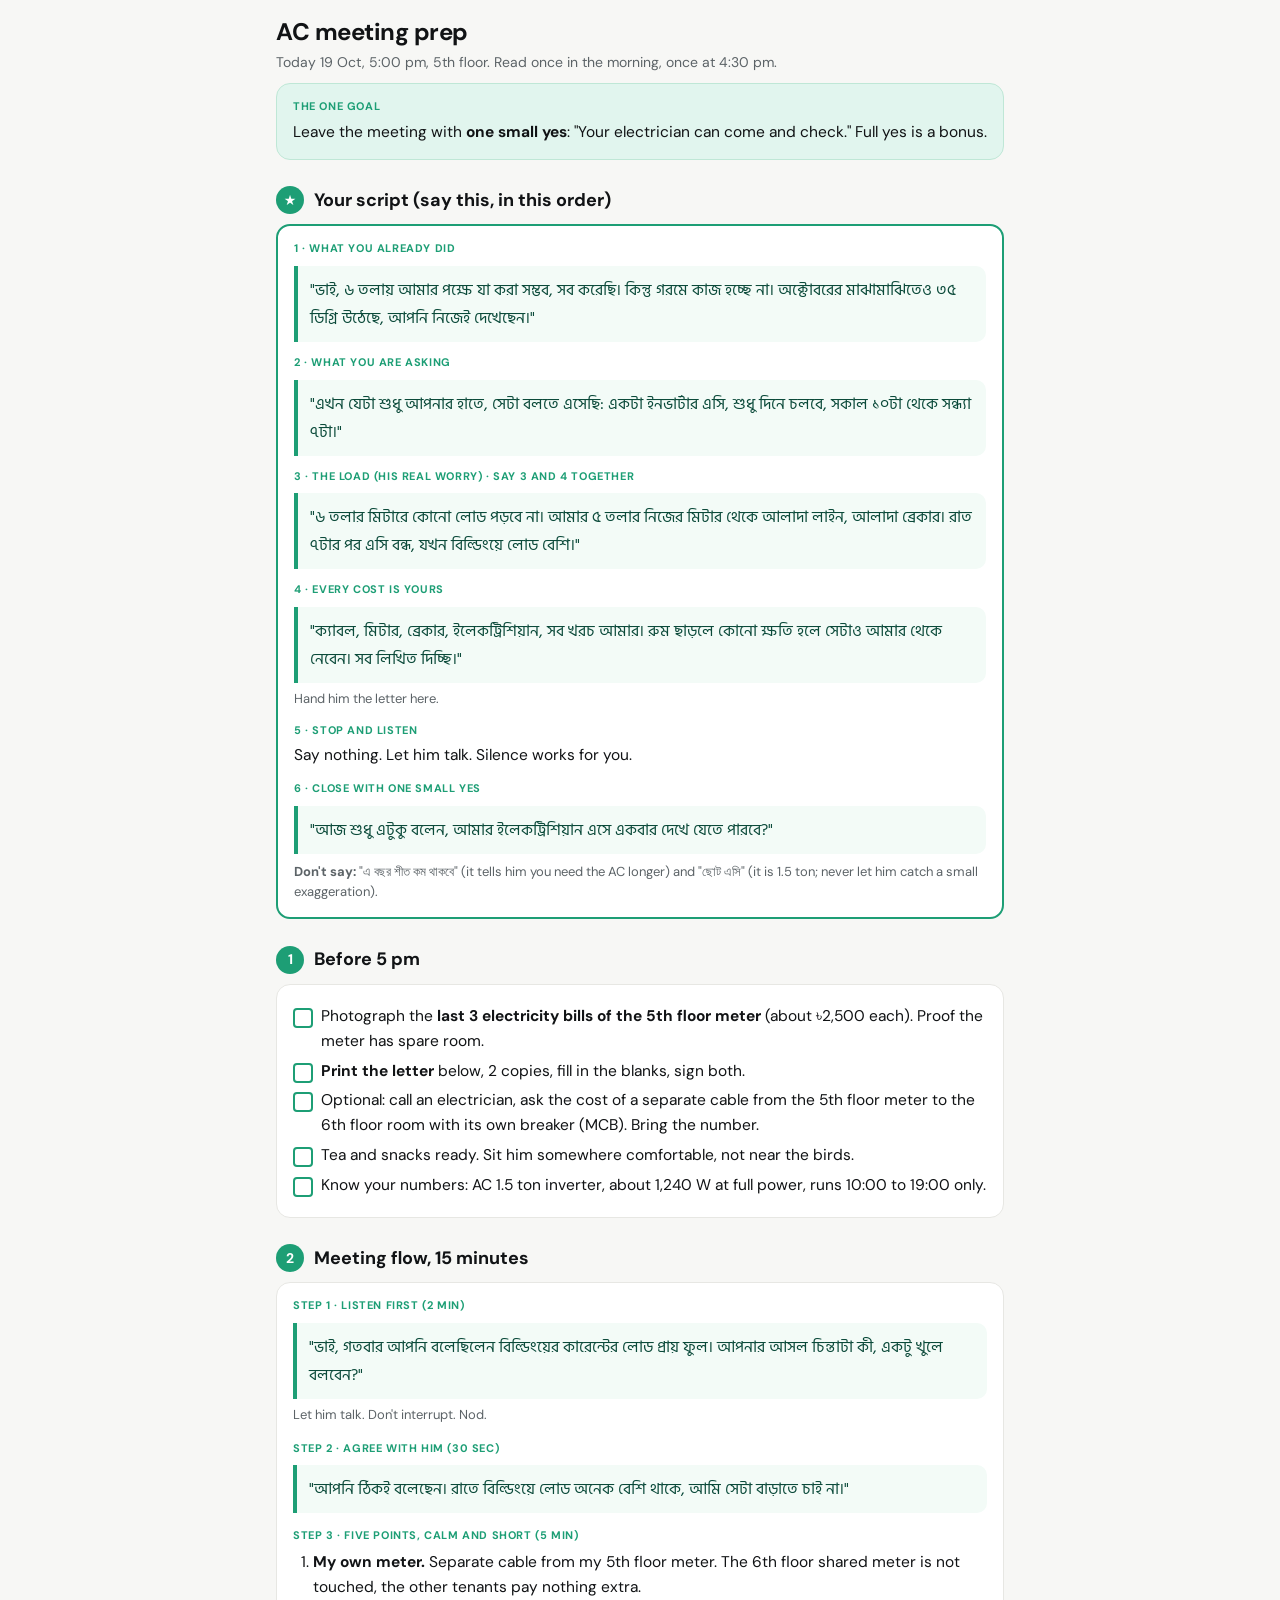
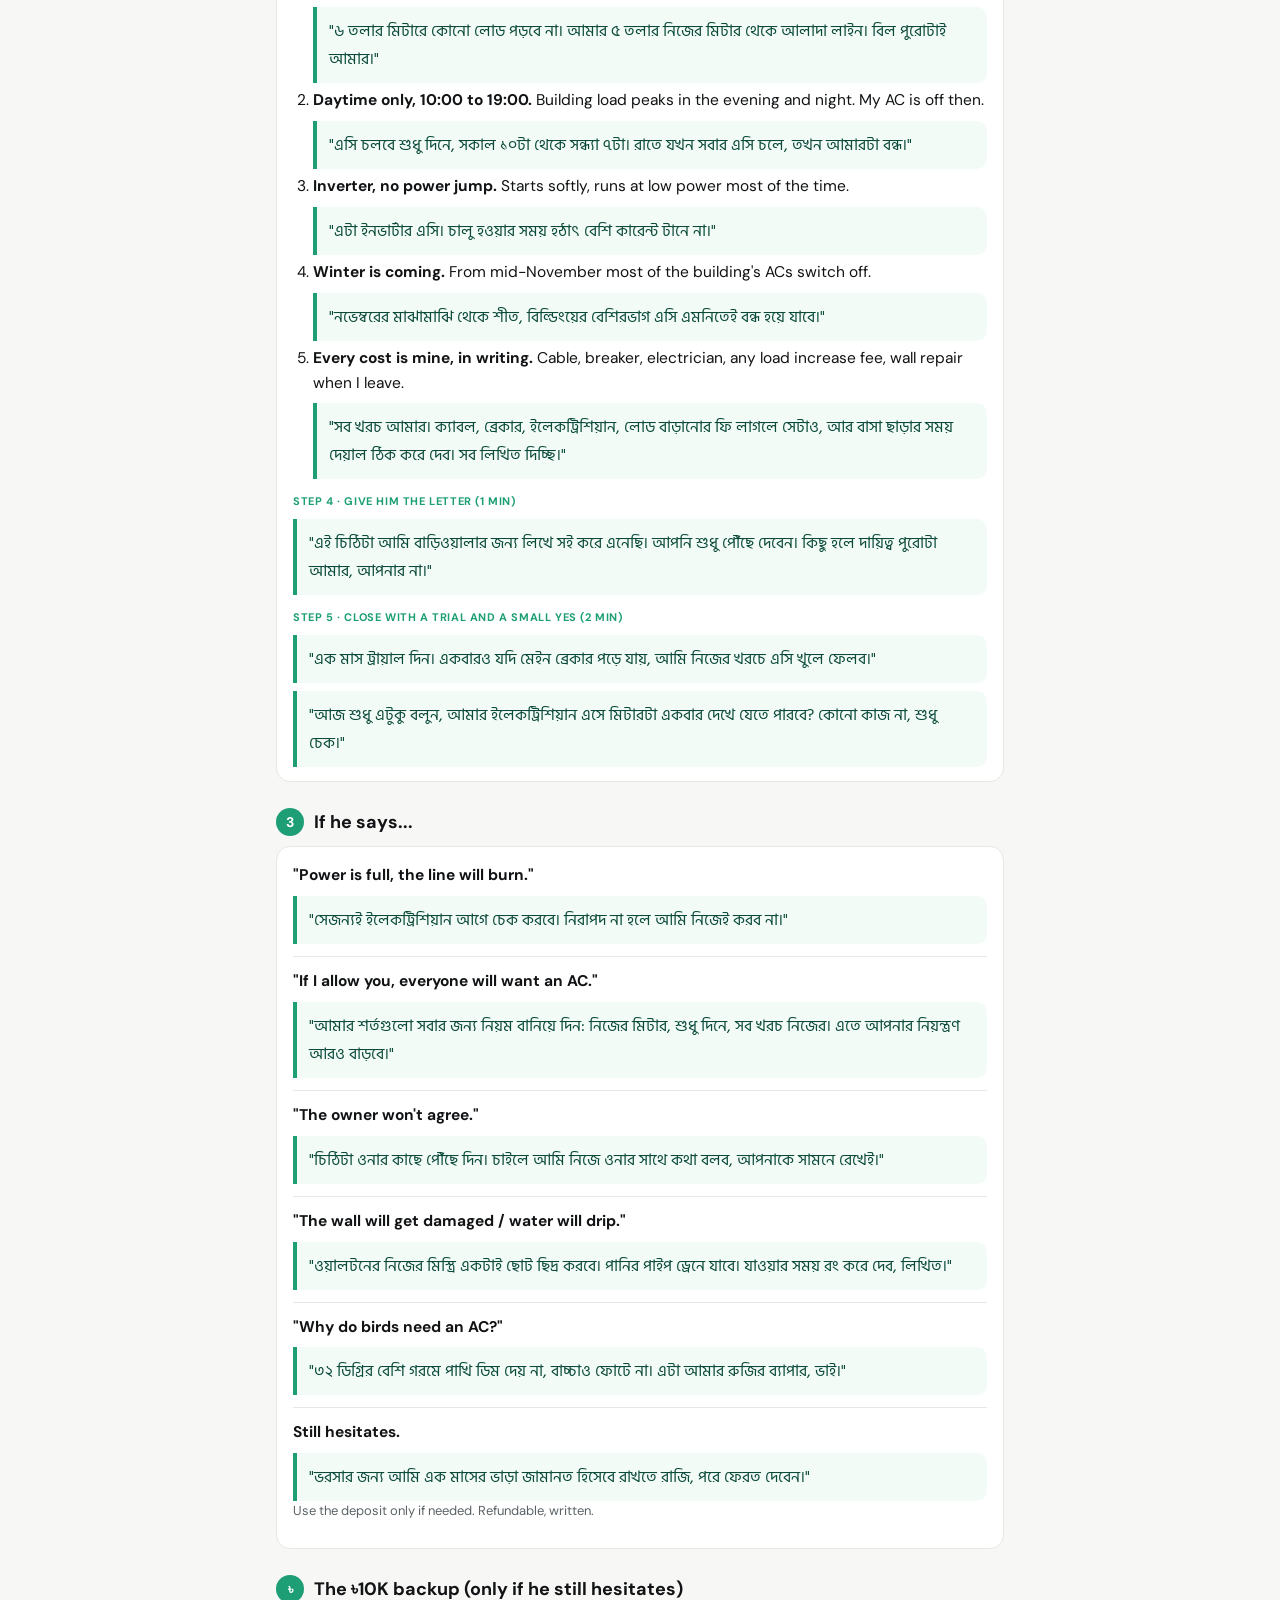
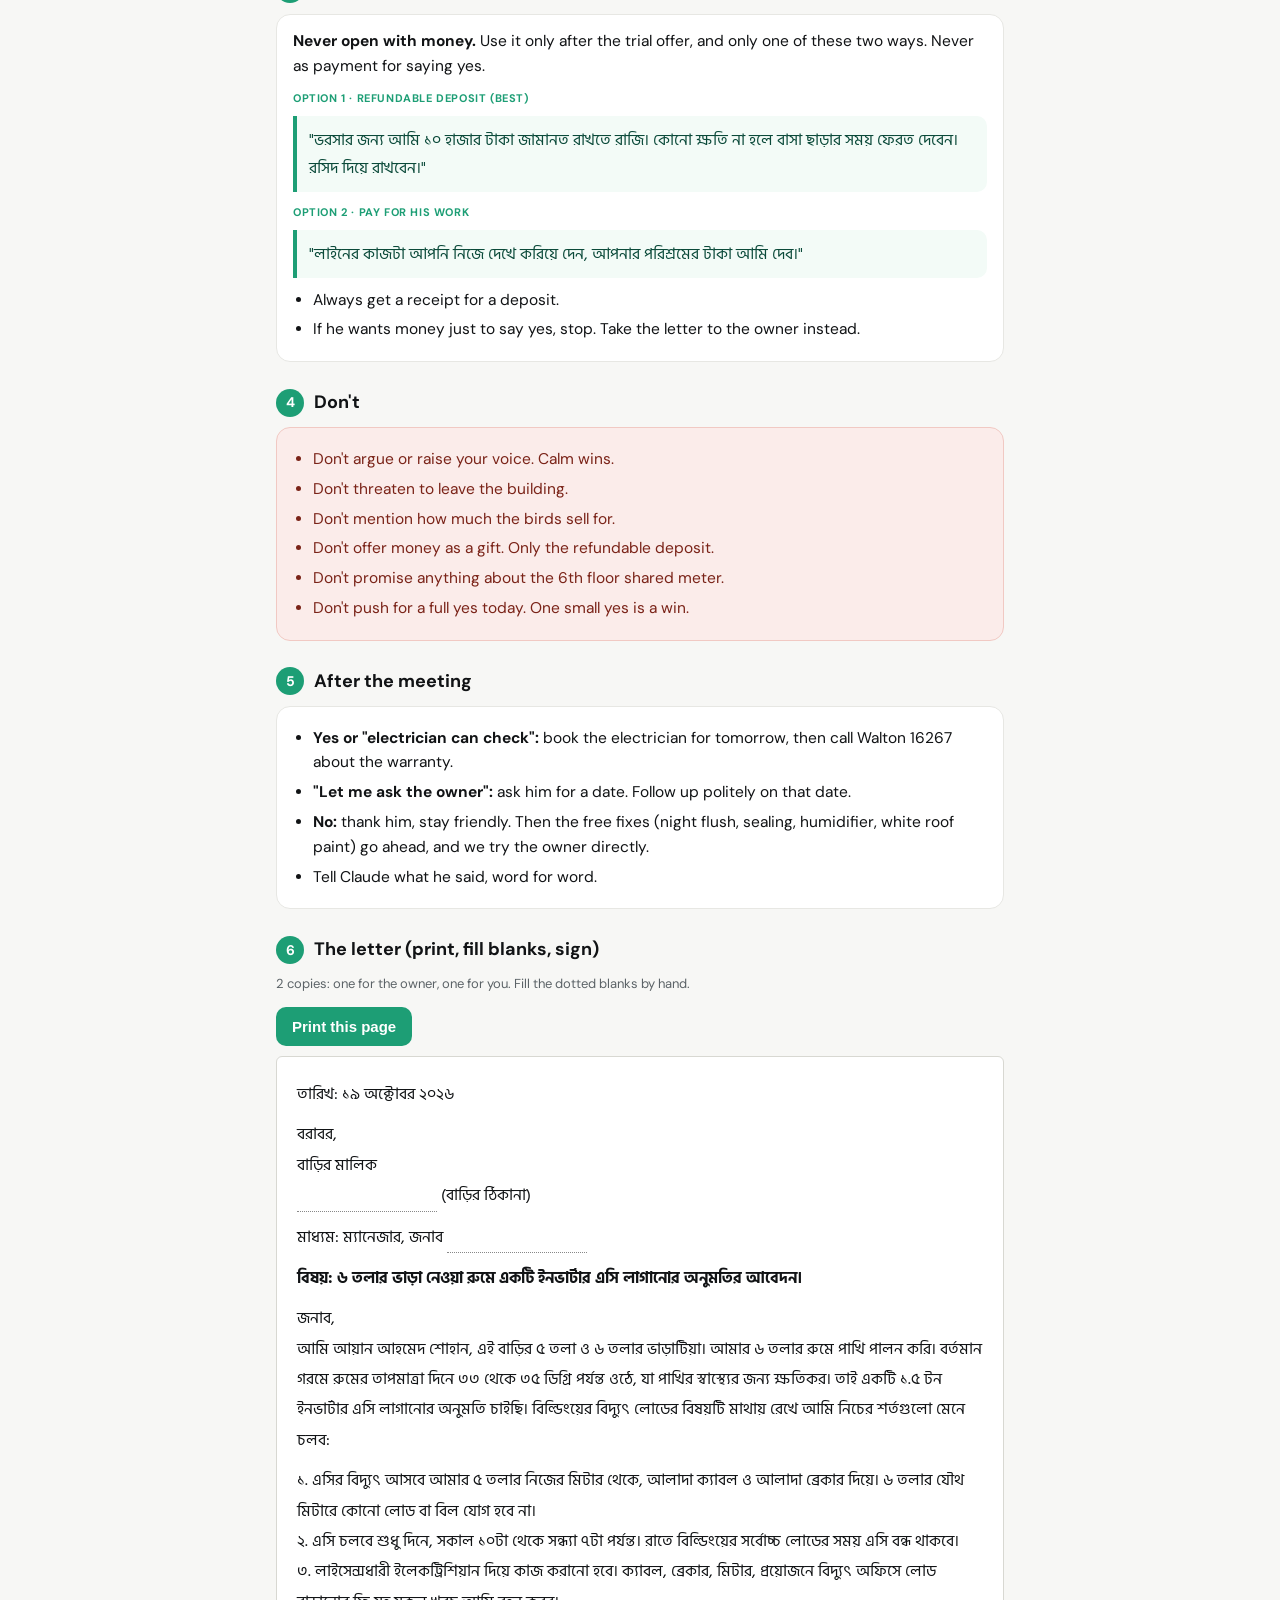
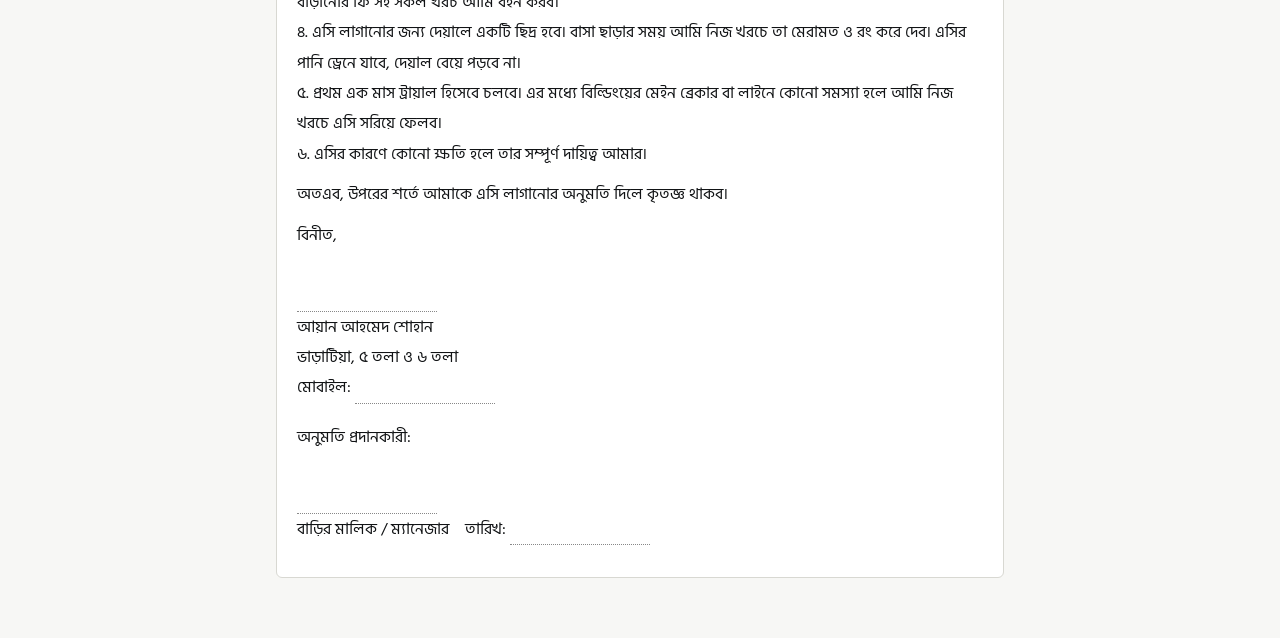
<file: meeting.html>
<!DOCTYPE html>
<html lang="en">
<head>
<meta charset="UTF-8">
<meta name="viewport" content="width=device-width, initial-scale=1">
<meta name="robots" content="noindex,nofollow,noarchive">
<title>AC meeting prep · 19 Oct, 5 pm</title>
<link href="https://fonts.googleapis.com/css2?family=DM+Sans:wght@400;600;700&family=Hind+Siliguri:wght@400;600;700&display=swap" rel="stylesheet">
<style>
:root{--bg:#f7f7f5;--card:#fff;--ink:#111315;--ink2:#5c6367;--line:#e7e7e3;--green:#1d9e75;--mint:#e1f5ee;--red:#c8412f;--rose:#fbecea}
*{box-sizing:border-box;margin:0;padding:0}
body{font-family:'DM Sans',system-ui,sans-serif;background:var(--bg);color:var(--ink);line-height:1.6;font-size:15.5px}
.wrap{max-width:760px;margin:0 auto;padding:18px 16px 60px}
h1{font-size:24px;letter-spacing:-.5px;line-height:1.2}
h2{font-size:18px;margin:26px 0 10px;display:flex;align-items:center;gap:10px}
h2 .n{flex:none;width:28px;height:28px;border-radius:50%;background:var(--green);color:#fff;font-size:14px;display:flex;align-items:center;justify-content:center}
.sub{color:var(--ink2);font-size:14px;margin-top:4px}
.card{background:var(--card);border:1px solid var(--line);border-radius:14px;padding:14px 16px;margin-top:10px}
.goal{background:var(--mint);border-color:#bfe7d6}
.bn{font-family:'Hind Siliguri',sans-serif;font-size:16px;line-height:1.75}
.say{border-left:4px solid var(--green);background:#f3fbf7;border-radius:0 10px 10px 0;padding:10px 12px;margin-top:8px}
.say .bn{color:#0b4a3a}
.lab{font-size:11px;font-weight:700;letter-spacing:.6px;text-transform:uppercase;color:var(--green);margin-bottom:4px}
ol,ul{padding-left:20px}
li{margin:5px 0}
.chk li{list-style:none;margin-left:-20px;padding-left:28px;position:relative}
.chk li:before{content:"";position:absolute;left:0;top:4px;width:16px;height:16px;border:2px solid var(--green);border-radius:4px}
.obj{border-top:1px solid var(--line);padding:12px 0}
.obj:first-child{border-top:0;padding-top:2px}
.obj b{display:block;margin-bottom:4px}
.dont{background:var(--rose);border-color:#f1c9c3}
.dont li{color:#7a2318}
.letter{background:#fff;border:1px solid #d8d8d2;border-radius:6px;padding:22px 20px;margin-top:10px;font-family:'Hind Siliguri',sans-serif;font-size:16px;line-height:1.9}
.letter p{margin-bottom:10px}
.letter .blank{display:inline-block;min-width:140px;border-bottom:1px dotted #888}
.btn{display:inline-block;margin-top:12px;background:var(--green);color:#fff;border:0;border-radius:10px;padding:11px 16px;font-size:15px;font-weight:600;cursor:pointer}
.small{font-size:13px;color:var(--ink2)}
@media print{body{background:#fff}.noprint{display:none}.wrap{padding:0}.letter{border:0;padding:0}}
</style>
</head>
<body><div class="wrap">

<div class="noprint">
<h1>AC meeting prep</h1>
<p class="sub">Today 19 Oct, 5:00 pm, 5th floor. Read once in the morning, once at 4:30 pm.</p>

<div class="card goal"><div class="lab">The one goal</div>
Leave the meeting with <b>one small yes</b>: "Your electrician can come and check." Full yes is a bonus.</div>

<h2><span class="n">★</span>Your script (say this, in this order)</h2>
<div class="card" style="border:2px solid var(--green)">
<div class="lab">1 · What you already did</div>
<div class="say"><p class="bn">"ভাই, ৬ তলায় আমার পক্ষে যা করা সম্ভব, সব করেছি। কিন্তু গরমে কাজ হচ্ছে না। অক্টোবরের মাঝামাঝিতেও ৩৫ ডিগ্রি উঠেছে, আপনি নিজেই দেখেছেন।"</p></div>
<div class="lab" style="margin-top:12px">2 · What you are asking</div>
<div class="say"><p class="bn">"এখন যেটা শুধু আপনার হাতে, সেটা বলতে এসেছি: একটা ইনভার্টার এসি, শুধু দিনে চলবে, সকাল ১০টা থেকে সন্ধ্যা ৭টা।"</p></div>
<div class="lab" style="margin-top:12px">3 · The load (his real worry) · say 3 and 4 together</div>
<div class="say"><p class="bn">"৬ তলার মিটারে কোনো লোড পড়বে না। আমার ৫ তলার নিজের মিটার থেকে আলাদা লাইন, আলাদা ব্রেকার। রাত ৭টার পর এসি বন্ধ, যখন বিল্ডিংয়ে লোড বেশি।"</p></div>
<div class="lab" style="margin-top:12px">4 · Every cost is yours</div>
<div class="say"><p class="bn">"ক্যাবল, মিটার, ব্রেকার, ইলেকট্রিশিয়ান, সব খরচ আমার। রুম ছাড়লে কোনো ক্ষতি হলে সেটাও আমার থেকে নেবেন। সব লিখিত দিচ্ছি।"</p></div>
<p class="small" style="margin-top:6px">Hand him the letter here.</p>
<div class="lab" style="margin-top:12px">5 · Stop and listen</div>
<p>Say nothing. Let him talk. Silence works for you.</p>
<div class="lab" style="margin-top:12px">6 · Close with one small yes</div>
<div class="say"><p class="bn">"আজ শুধু এটুকু বলেন, আমার ইলেকট্রিশিয়ান এসে একবার দেখে যেতে পারবে?"</p></div>
<p class="small" style="margin-top:8px"><b>Don't say:</b> "এ বছর শীত কম থাকবে" (it tells him you need the AC longer) and "ছোট এসি" (it is 1.5 ton; never let him catch a small exaggeration).</p>
</div>

<h2><span class="n">1</span>Before 5 pm</h2>
<div class="card"><ul class="chk">
<li>Photograph the <b>last 3 electricity bills of the 5th floor meter</b> (about ৳2,500 each). Proof the meter has spare room.</li>
<li><b>Print the letter</b> below, 2 copies, fill in the blanks, sign both.</li>
<li>Optional: call an electrician, ask the cost of a separate cable from the 5th floor meter to the 6th floor room with its own breaker (MCB). Bring the number.</li>
<li>Tea and snacks ready. Sit him somewhere comfortable, not near the birds.</li>
<li>Know your numbers: AC 1.5 ton inverter, about 1,240 W at full power, runs 10:00 to 19:00 only.</li>
</ul></div>

<h2><span class="n">2</span>Meeting flow, 15 minutes</h2>
<div class="card">
<div class="lab">Step 1 · Listen first (2 min)</div>
<div class="say"><p class="bn">"ভাই, গতবার আপনি বলেছিলেন বিল্ডিংয়ের কারেন্টের লোড প্রায় ফুল। আপনার আসল চিন্তাটা কী, একটু খুলে বলবেন?"</p></div>
<p class="small" style="margin-top:6px">Let him talk. Don't interrupt. Nod.</p>

<div class="lab" style="margin-top:14px">Step 2 · Agree with him (30 sec)</div>
<div class="say"><p class="bn">"আপনি ঠিকই বলেছেন। রাতে বিল্ডিংয়ে লোড অনেক বেশি থাকে, আমি সেটা বাড়াতে চাই না।"</p></div>

<div class="lab" style="margin-top:14px">Step 3 · Five points, calm and short (5 min)</div>
<ol>
<li><b>My own meter.</b> Separate cable from my 5th floor meter. The 6th floor shared meter is not touched, the other tenants pay nothing extra.
<div class="say"><p class="bn">"৬ তলার মিটারে কোনো লোড পড়বে না। আমার ৫ তলার নিজের মিটার থেকে আলাদা লাইন। বিল পুরোটাই আমার।"</p></div></li>
<li><b>Daytime only, 10:00 to 19:00.</b> Building load peaks in the evening and night. My AC is off then.
<div class="say"><p class="bn">"এসি চলবে শুধু দিনে, সকাল ১০টা থেকে সন্ধ্যা ৭টা। রাতে যখন সবার এসি চলে, তখন আমারটা বন্ধ।"</p></div></li>
<li><b>Inverter, no power jump.</b> Starts softly, runs at low power most of the time.
<div class="say"><p class="bn">"এটা ইনভার্টার এসি। চালু হওয়ার সময় হঠাৎ বেশি কারেন্ট টানে না।"</p></div></li>
<li><b>Winter is coming.</b> From mid-November most of the building's ACs switch off.
<div class="say"><p class="bn">"নভেম্বরের মাঝামাঝি থেকে শীত, বিল্ডিংয়ের বেশিরভাগ এসি এমনিতেই বন্ধ হয়ে যাবে।"</p></div></li>
<li><b>Every cost is mine, in writing.</b> Cable, breaker, electrician, any load increase fee, wall repair when I leave.
<div class="say"><p class="bn">"সব খরচ আমার। ক্যাবল, ব্রেকার, ইলেকট্রিশিয়ান, লোড বাড়ানোর ফি লাগলে সেটাও, আর বাসা ছাড়ার সময় দেয়াল ঠিক করে দেব। সব লিখিত দিচ্ছি।"</p></div></li>
</ol>

<div class="lab" style="margin-top:14px">Step 4 · Give him the letter (1 min)</div>
<div class="say"><p class="bn">"এই চিঠিটা আমি বাড়িওয়ালার জন্য লিখে সই করে এনেছি। আপনি শুধু পৌঁছে দেবেন। কিছু হলে দায়িত্ব পুরোটা আমার, আপনার না।"</p></div>

<div class="lab" style="margin-top:14px">Step 5 · Close with a trial and a small yes (2 min)</div>
<div class="say"><p class="bn">"এক মাস ট্রায়াল দিন। একবারও যদি মেইন ব্রেকার পড়ে যায়, আমি নিজের খরচে এসি খুলে ফেলব।"</p></div>
<div class="say"><p class="bn">"আজ শুধু এটুকু বলুন, আমার ইলেকট্রিশিয়ান এসে মিটারটা একবার দেখে যেতে পারবে? কোনো কাজ না, শুধু চেক।"</p></div>
</div>

<h2><span class="n">3</span>If he says...</h2>
<div class="card">
<div class="obj"><b>"Power is full, the line will burn."</b>
<div class="say"><p class="bn">"সেজন্যই ইলেকট্রিশিয়ান আগে চেক করবে। নিরাপদ না হলে আমি নিজেই করব না।"</p></div></div>
<div class="obj"><b>"If I allow you, everyone will want an AC."</b>
<div class="say"><p class="bn">"আমার শর্তগুলো সবার জন্য নিয়ম বানিয়ে দিন: নিজের মিটার, শুধু দিনে, সব খরচ নিজের। এতে আপনার নিয়ন্ত্রণ আরও বাড়বে।"</p></div></div>
<div class="obj"><b>"The owner won't agree."</b>
<div class="say"><p class="bn">"চিঠিটা ওনার কাছে পৌঁছে দিন। চাইলে আমি নিজে ওনার সাথে কথা বলব, আপনাকে সামনে রেখেই।"</p></div></div>
<div class="obj"><b>"The wall will get damaged / water will drip."</b>
<div class="say"><p class="bn">"ওয়ালটনের নিজের মিস্ত্রি একটাই ছোট ছিদ্র করবে। পানির পাইপ ড্রেনে যাবে। যাওয়ার সময় রং করে দেব, লিখিত।"</p></div></div>
<div class="obj"><b>"Why do birds need an AC?"</b>
<div class="say"><p class="bn">"৩২ ডিগ্রির বেশি গরমে পাখি ডিম দেয় না, বাচ্চাও ফোটে না। এটা আমার রুজির ব্যাপার, ভাই।"</p></div></div>
<div class="obj"><b>Still hesitates.</b>
<div class="say"><p class="bn">"ভরসার জন্য আমি এক মাসের ভাড়া জামানত হিসেবে রাখতে রাজি, পরে ফেরত দেবেন।"</p></div>
<p class="small">Use the deposit only if needed. Refundable, written.</p></div>
</div>

<h2><span class="n">৳</span>The ৳10K backup (only if he still hesitates)</h2>
<div class="card">
<p><b>Never open with money.</b> Use it only after the trial offer, and only one of these two ways. Never as payment for saying yes.</p>
<div class="lab" style="margin-top:12px">Option 1 · Refundable deposit (best)</div>
<div class="say"><p class="bn">"ভরসার জন্য আমি ১০ হাজার টাকা জামানত রাখতে রাজি। কোনো ক্ষতি না হলে বাসা ছাড়ার সময় ফেরত দেবেন। রসিদ দিয়ে রাখবেন।"</p></div>
<div class="lab" style="margin-top:12px">Option 2 · Pay for his work</div>
<div class="say"><p class="bn">"লাইনের কাজটা আপনি নিজে দেখে করিয়ে দেন, আপনার পরিশ্রমের টাকা আমি দেব।"</p></div>
<ul style="margin-top:10px">
<li>Always get a receipt for a deposit.</li>
<li>If he wants money just to say yes, stop. Take the letter to the owner instead.</li>
</ul>
</div>

<h2><span class="n">4</span>Don't</h2>
<div class="card dont"><ul>
<li>Don't argue or raise your voice. Calm wins.</li>
<li>Don't threaten to leave the building.</li>
<li>Don't mention how much the birds sell for.</li>
<li>Don't offer money as a gift. Only the refundable deposit.</li>
<li>Don't promise anything about the 6th floor shared meter.</li>
<li>Don't push for a full yes today. One small yes is a win.</li>
</ul></div>

<h2><span class="n">5</span>After the meeting</h2>
<div class="card"><ul>
<li><b>Yes or "electrician can check":</b> book the electrician for tomorrow, then call Walton 16267 about the warranty.</li>
<li><b>"Let me ask the owner":</b> ask him for a date. Follow up politely on that date.</li>
<li><b>No:</b> thank him, stay friendly. Then the free fixes (night flush, sealing, humidifier, white roof paint) go ahead, and we try the owner directly.</li>
<li>Tell Claude what he said, word for word.</li>
</ul></div>

<h2><span class="n">6</span>The letter (print, fill blanks, sign)</h2>
<p class="small">2 copies: one for the owner, one for you. Fill the dotted blanks by hand.</p>
<button class="btn" onclick="window.print()">Print this page</button>
</div>

<div class="letter">
<p>তারিখ: ১৯ অক্টোবর ২০২৬</p>
<p>বরাবর,<br>বাড়ির মালিক<br><span class="blank">&nbsp;</span> (বাড়ির ঠিকানা)</p>
<p>মাধ্যম: ম্যানেজার, জনাব <span class="blank">&nbsp;</span></p>
<p><b>বিষয়: ৬ তলার ভাড়া নেওয়া রুমে একটি ইনভার্টার এসি লাগানোর অনুমতির আবেদন।</b></p>
<p>জনাব,<br>আমি আয়ান আহমেদ শোহান, এই বাড়ির ৫ তলা ও ৬ তলার ভাড়াটিয়া। আমার ৬ তলার রুমে পাখি পালন করি। বর্তমান গরমে রুমের তাপমাত্রা দিনে ৩৩ থেকে ৩৫ ডিগ্রি পর্যন্ত ওঠে, যা পাখির স্বাস্থ্যের জন্য ক্ষতিকর। তাই একটি ১.৫ টন ইনভার্টার এসি লাগানোর অনুমতি চাইছি। বিল্ডিংয়ের বিদ্যুৎ লোডের বিষয়টি মাথায় রেখে আমি নিচের শর্তগুলো মেনে চলব:</p>
<p>১. এসির বিদ্যুৎ আসবে আমার ৫ তলার নিজের মিটার থেকে, আলাদা ক্যাবল ও আলাদা ব্রেকার দিয়ে। ৬ তলার যৌথ মিটারে কোনো লোড বা বিল যোগ হবে না।<br>
২. এসি চলবে শুধু দিনে, সকাল ১০টা থেকে সন্ধ্যা ৭টা পর্যন্ত। রাতে বিল্ডিংয়ের সর্বোচ্চ লোডের সময় এসি বন্ধ থাকবে।<br>
৩. লাইসেন্সধারী ইলেকট্রিশিয়ান দিয়ে কাজ করানো হবে। ক্যাবল, ব্রেকার, মিটার, প্রয়োজনে বিদ্যুৎ অফিসে লোড বাড়ানোর ফি সহ সকল খরচ আমি বহন করব।<br>
৪. এসি লাগানোর জন্য দেয়ালে একটি ছিদ্র হবে। বাসা ছাড়ার সময় আমি নিজ খরচে তা মেরামত ও রং করে দেব। এসির পানি ড্রেনে যাবে, দেয়াল বেয়ে পড়বে না।<br>
৫. প্রথম এক মাস ট্রায়াল হিসেবে চলবে। এর মধ্যে বিল্ডিংয়ের মেইন ব্রেকার বা লাইনে কোনো সমস্যা হলে আমি নিজ খরচে এসি সরিয়ে ফেলব।<br>
৬. এসির কারণে কোনো ক্ষতি হলে তার সম্পূর্ণ দায়িত্ব আমার।</p>
<p>অতএব, উপরের শর্তে আমাকে এসি লাগানোর অনুমতি দিলে কৃতজ্ঞ থাকব।</p>
<p>বিনীত,<br><br><span class="blank">&nbsp;</span><br>আয়ান আহমেদ শোহান<br>ভাড়াটিয়া, ৫ তলা ও ৬ তলা<br>মোবাইল: <span class="blank">&nbsp;</span></p>
<p style="margin-top:18px">অনুমতি প্রদানকারী:<br><br><span class="blank">&nbsp;</span><br>বাড়ির মালিক / ম্যানেজার &nbsp;&nbsp; তারিখ: <span class="blank">&nbsp;</span></p>
</div>

</div></body>
</html>
</file>
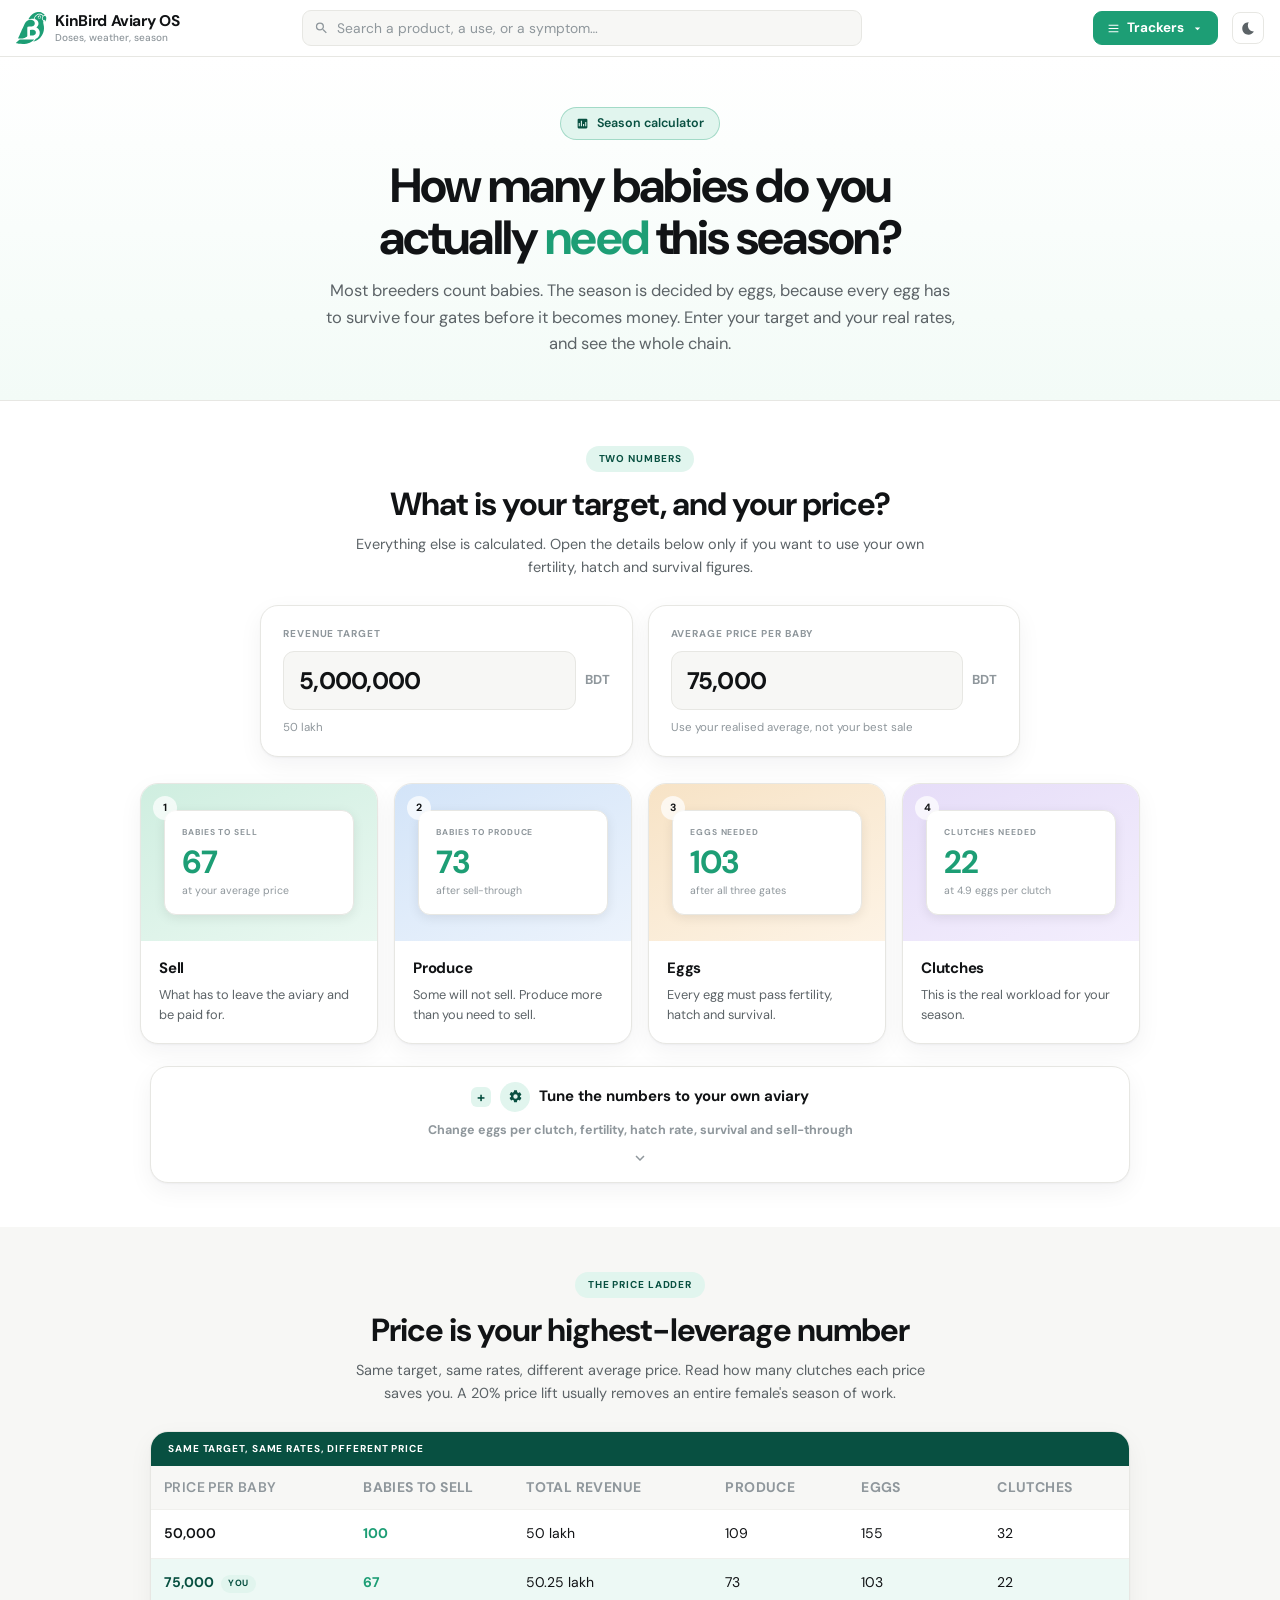
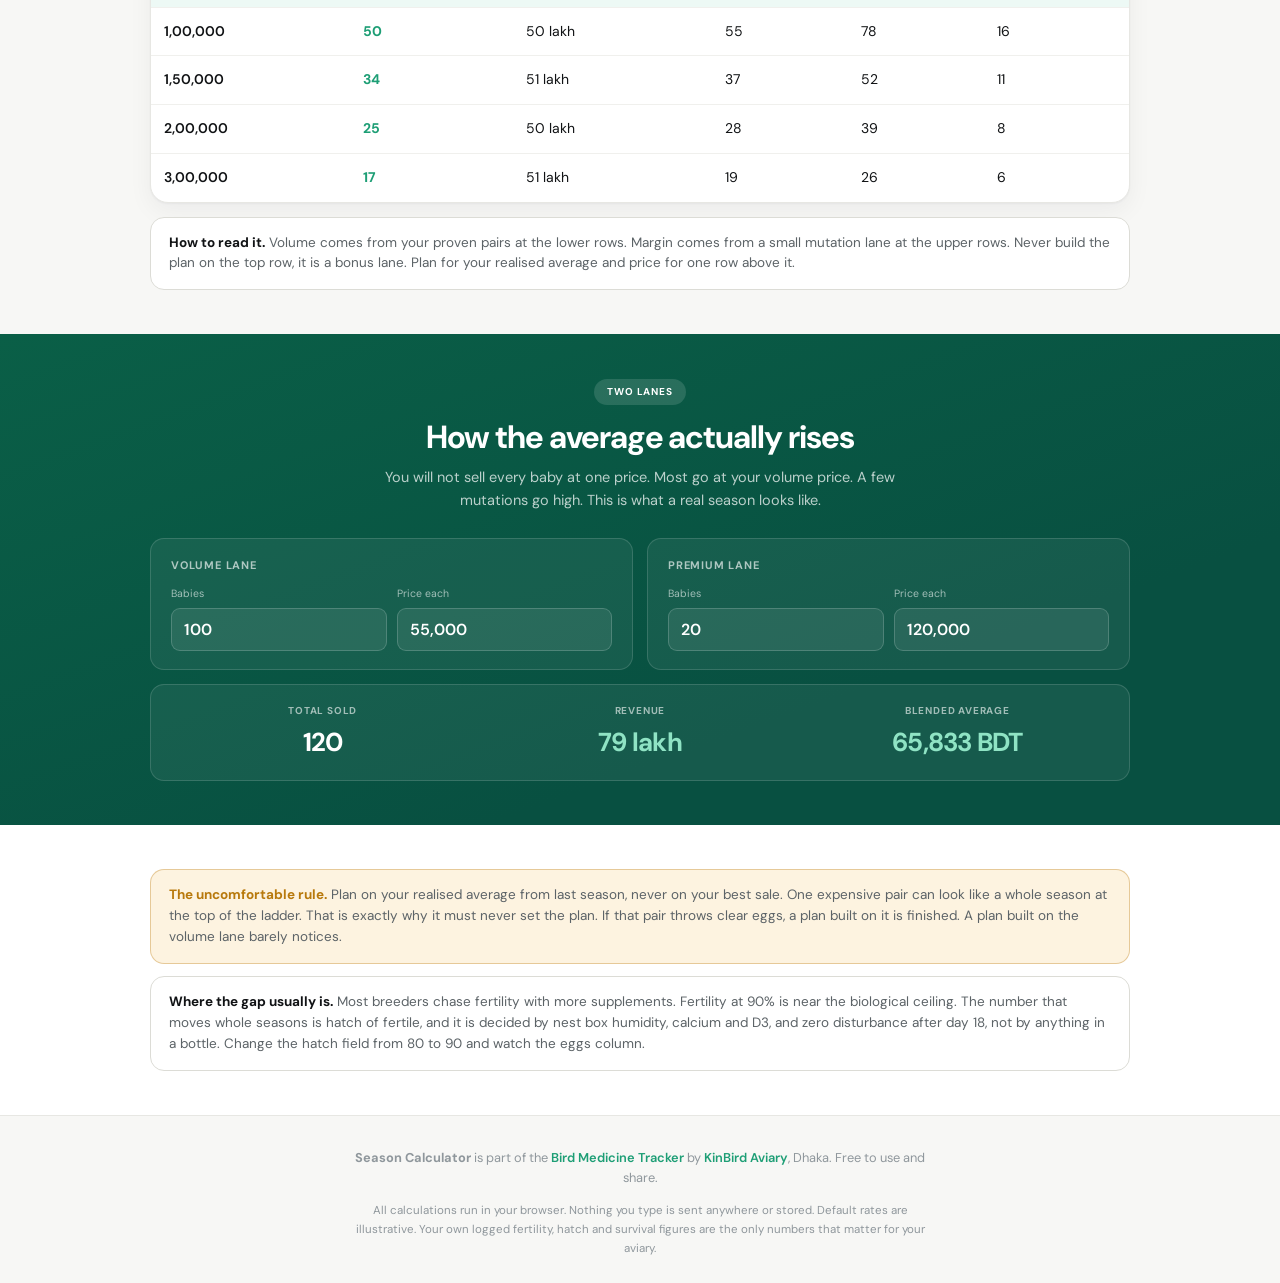
<file: season.html>
<!DOCTYPE html>
<html lang="en" data-theme="light">
<head>
<meta name="robots" content="noindex,nofollow,noarchive,nosnippet,noimageindex">
<meta name="googlebot" content="noindex,nofollow">
<meta name="bingbot" content="noindex,nofollow">
<script>try{var _t=localStorage.getItem("bmt-theme")||((window.matchMedia&&window.matchMedia("(prefers-color-scheme: dark)").matches)?"dark":"light");document.documentElement.setAttribute("data-theme",_t)}catch(e){}</script>
<meta charset="UTF-8">
<meta name="viewport" content="width=device-width, initial-scale=1">
<title>Season Calculator · How many babies do you need? · Bird Medicine Tracker</title>
<meta name="description" content="Free breeding season calculator for lovebird and budgerigar breeders. Enter your revenue target, price per baby, fertility, hatch and survival rates, and see exactly how many eggs, clutches and babies you need.">
<link rel="icon" type="image/svg+xml" href="data:image/svg+xml,%3Csvg%20xmlns%3D%22http%3A%2F%2Fwww.w3.org%2F2000%2Fsvg%22%20viewBox%3D%22-20%20-20%20555%20583%22%3E%3Cg%20fill%3D%22%231d9e75%22%3E%3Cg%20transform%3D%22translate%289775.001%20-498.755%29%22%3E%3Cpath%20d%3D%22M36.511%2C2.159A59.615%2C59.615%2C0%2C0%2C1%2C50.688%2C19.592l1.714%2C2.9c3.931%2C7.731%2C4.625%2C14.839%2C4.671%2C23.365l.022%2C3.062c-.286%2C14.7-5.636%2C25.13-15.637%2C35.772-5.523%2C5.165-11.681%2C8.613-18.635%2C11.524l-2.779%2C1.222C13.927%2C99.046%2C8%2C98.815%2C1.7%2C98.775q-4.236.018-8.472.041-6.638.018-13.274-.01c-4.289-.017-8.577.009-12.866.041l-3.948-.054a42.175%2C42.175%2C0%2C0%2C0-25.067%2C7.873c-5.294%2C6.065-8.295%2C11.653-8.225%2C19.782.007%2C1.209.014%2C2.418.021%2C3.664l.041%2C4.019q.028%2C4.345.055%2C8.69c.005.763.011%2C1.526.017%2C2.312q.06%2C8.4.065%2C16.8c0%2C.814%2C0%2C1.628%2C0%2C2.466q0%2C5.036.008%2C10.072.01%2C14.279.124%2C28.557.107%2C11.348.071%2C22.694c-.012%2C4%2C0%2C8%2C.063%2C12%2C.407%2C26.251.407%2C26.251-4.332%2C32.5a38.706%2C38.706%2C0%2C0%2C1-9.968%2C7.11q-1.981%2C1.443-3.936%2C2.921a152.576%2C152.576%2C0%2C0%2C1-28.571%2C13.333l-3.683%2C1.338c-19.353%2C6.508-40.4%2C8.16-60.693%2C8.063l-4.006-.005q-6.262-.01-12.525-.036l-8.551-.016q-10.418-.019-20.837-.057a116.469%2C116.469%2C0%2C0%2C1%2C4.884-12.825l1.485-3.265%2C1.54-3.356%2C1.5-3.3c2.446-5.358%2C4.958-10.663%2C7.626-15.914a110.079%2C110.079%2C0%2C0%2C0%2C5.533-12.93%2C114.871%2C114.871%2C0%2C0%2C1%2C8.156-16.983%2C77.4%2C77.4%2C0%2C0%2C0%2C4.262-9.956c3.59-9.5%2C7.885-18.641%2C12.2-27.831q3.722-7.936%2C7.413-15.887l1.5-3.222q6.585-14.138%2C12.983-28.36Q-144.558%2C120-131.049%2C91.117q4.04-8.679%2C8.039-17.376%2C2.48-5.387%2C4.981-10.764%2C1.148-2.481%2C2.285-4.968C-108.757%2C42.72-100.5%2C29.336-88.631%2C17.27l2.671-2.717C-54.3-15.756.1-23.748%2C36.511%2C2.159Z%22%20transform%3D%22translate%28-9513.381%20644.308%29%22%2F%3E%0A%3Cpath%20d%3D%22M19.963%2C1.853C30.5%2C10.1%2C30.5%2C10.1%2C32.7%2C14.61c.047%2C3.471-1.528%2C4.953-3.669%2C7.633C19.789%2C35%2C18.146%2C47.961%2C19.963%2C63.386c2.783%2C12.351%2C9.5%2C23.477%2C20.317%2C30.331l4.063%2C2.177-.467%2C2.213c-4.509%2C21.854-2.278%2C39.844%2C3.444%2C61.258%2C12.169%2C45.738%2C10.734%2C88.721-4.138%2C133.9l-.973%2C3.027C30.272%2C332.963%2C11.241%2C363.8-14.867%2C391.946l-2.027%2C2.258c-24.418%2C26-65.291%2C49.483-101.55%2C51.274-1.852.015-3.705-.045-5.556-.127%2C4.023-4.1%2C8.181-7.945%2C12.481-11.755%2C8.231-7.454%2C15.747-15.385%2C20.753-25.4%2C2.154-4.1%2C3.843-5.723%2C8.395-7.211%2C25.917-9.536%2C44.123-32.748%2C55.578-56.83l1.478-3.3%2C1.333-2.97c10.06-24.847%2C9.333-53.16-.711-77.75C-34.181%2C238.3-51.471%2C222.4-72.028%2C211.054l-2.05-1.383v-2.322A38.156%2C38.156%2C0%2C0%2C1-69.8%2C204.01c15.012-10.8%2C26.114-26.57%2C30.027-44.943%2C2.834-21.539.144-39.822-12.3-57.932C-65.9%2C83.354-83.807%2C74.872-104.263%2C66.869c1.673-18.488%2C9.121-33.409%2C20.9-47.6l1.533-2.045C-75.239%2C8.753-65%2C.916-55.5-3.952h4.644V-6.274C-26.752-15.349-1.489-12.621%2C19.963%2C1.853Z%22%20transform%3D%22translate%28-9354.948%20551.753%29%22%2F%3E%0A%3Cpath%20d%3D%22M11.848.025q3.64%2C0%2C7.28%2C0c6.563%2C0%2C13.124.058%2C19.686.131%2C6.867.065%2C13.734.071%2C20.6.084q19.49.049%2C38.978.223%2C22.195.175%2C44.39.227%2C45.642.164%2C91.282.526C218.7%2C33.867%2C164.295%2C53.652%2C133.06%2C65.066A210.4%2C210.4%2C0%2C0%2C1%2C104.723%2C72.6q-2.922.573-5.832%2C1.209c-17.429%2C3.8-34.484%2C4.476-52.253%2C4.461l-3.279.006A305.434%2C305.434%2C0%2C0%2C1%2C5.14%2C76.053c-3.434-.417-6.8-.737-10.256-.906-14.287-.769-27.906-3.861-41.778-7.179l-3-.715q-4.273-1.027-8.54-2.078l-2.6-.634A79.053%2C79.053%2C0%2C0%2C1-73.6%2C60.422a23.418%2C23.418%2C0%2C0%2C1%2C6.122-8.458l2.3-2.137%2C2.462-2.249%2C2.537-2.346q3.729-3.445%2C7.477-6.869l3.8-3.492q3.361-3.086%2C6.73-6.163%2C6.435-5.887%2C12.822-11.826%2C1.742-1.612%2C3.528-3.176a23.545%2C23.545%2C0%2C0%2C0%2C4.234-4.643C-12.119-1.581-1.35-.2%2C11.848.025Z%22%20transform%3D%22translate%28-9701.404%20963.385%29%22%2F%3E%0A%3Cpath%20d%3D%22M30.105.844%2C34.173%2C2.16c20.274%2C7.229%2C42.11%2C20.67%2C53.982%2C39.319v3.483l-3.138%2C1.147L80.9%2C47.647l-4.082%2C1.51a34.939%2C34.939%2C0%2C0%2C0-8.4%2C5.093c-3.535%2C0-4.682-1.2-7.256-3.628l-3.193-3.338C42.629%2C31.944%2C24.142%2C24.85%2C2.677%2C24.79c-14.671.195-26.8%2C1.63-39.909%2C8.562l-3.406%2C1.778C-69.241%2C50.9-85.366%2C76.508-94.47%2C107.166l-.812%2C2.812c-8.464.146-8.464.146-12.507-.57-23.938-3.774-50.764-1.06-72.944%2C8.865-2.785.993-2.785.993-6.268-.168%2C10.821-21.594%2C22.971-41.478%2C39.474-59.21l1.876-2.03C-119.069%2C28.4-86.205%2C9.961-48.842-.317L-46.4-1C-23.11-7.212%2C7.276-6.611%2C30.105.844Z%22%20transform%3D%22translate%28-9377.86%20504%29%22%2F%3E%0A%3Cpath%20d%3D%22M0%2C.073l29.315-.29%2C9.167-.128q3.662-.02%2C7.323-.035l3.734-.072C65.116-.46%2C77.693%2C5.024%2C89.106%2C15.456c8.221%2C8.565%2C10.959%2C18.555%2C11.029%2C30.041l.073%2C2.875c.081%2C12.727-4.607%2C22.654-13.1%2C32-8.355%2C8.068-19.863%2C13.9-31.622%2C13.869H51.7l-3.972-.018-3.655%2C0q-6.764-.009-13.529-.037L0%2C94.113Z%22%20transform%3D%22translate%28-9538.158%20801.985%29%22%2F%3E%0A%3Cpath%20d%3D%22M6.082.021C17.223%2C8.683%2C22.573%2C23.712%2C24.658%2C37.173%2C26.984%2C58.536%2C21.646%2C77.1%2C8.74%2C94.4a57.082%2C57.082%2C0%2C0%2C1-4.98%2C5.465H1.438l-.132-3.188C.852%2C88.26-.032%2C80.978-3.206%2C73.163L-4.367%2C69.68-6.7%2C71.245l-3.107%2C1.991-3.061%2C2c-3.671%2C1.667-5.147%2C1.542-8.912.249-6.388-4.259-9.521-9.378-12.771-16.254l-1.283-2.653C-39.243%2C46.239-38%2C34.622-33.464%2C24.91-26.339%2C12.469-15.627%2C4.821-1.995.416A26.825%2C26.825%2C0%2C0%2C1%2C6.082.021Z%22%20transform%3D%22translate%28-9285.339%20560.551%29%22%2F%3E%0A%3Cpath%20fill%3D%22%23f2f6f2%22%20d%3D%22M5.37.325c6.564%2C3.354%2C10.893%2C8.729%2C14.658%2C14.948%2C1.9%2C8.889%2C1.013%2C15.744-3.424%2C23.719a28.472%2C28.472%2C0%2C0%2C1-8.694%2C8.354l-3.048%2C2.1a32.938%2C32.938%2C0%2C0%2C1-22.349%2C0c-6.718-3.9-12.862-8.355-15.238-16.036-1.33-9.427-.891-17.473%2C4.7-25.388C-18.907-1.933-7.282-4.452%2C5.37.325Z%22%20transform%3D%22translate%28-9371.919%20559.667%29%22%2F%3E%0A%3Cpath%20d%3D%22M1.826.034C7.268-.4%2C11.171-.528%2C16.121%2C1.993l3.12%2C2.685L22%2C7c3.037%2C5.608%2C2.715%2C11.187%2C1.887%2C17.415-2.63%2C5.665-5.985%2C8.9-11.61%2C11.61-5.8.925-10.214.672-15.528-1.887-4.211-3.81-7.335-6.824-8.054-12.671a48.014%2C48.014%2C0%2C0%2C1%2C.363-8.662l2.322-2.322%2C1.814%2C2.975%2C2.83%2C2.83c5.057.049%2C5.057.049%2C9.288-2.322.623-5.522.623-5.522-1.741-10.231L1.826%2C2.356Z%22%20transform%3D%22translate%28-9384.412%20567.504%29%22%2F%3E%3C%2Fg%3E%3C%2Fg%3E%3C%2Fsvg%3E">
<link rel="manifest" href="manifest.json">
<meta name="theme-color" content="#1d9e75">
<link rel="preconnect" href="https://fonts.googleapis.com">
<link rel="preconnect" href="https://fonts.gstatic.com" crossorigin>
<link href="https://fonts.googleapis.com/css2?family=DM+Sans:opsz,wght@9..40,400;9..40,500;9..40,600;9..40,700&family=Hind+Siliguri:wght@400;600&display=swap" rel="stylesheet">
<style>
:root{
  --bg:#ffffff; --bg2:#f7f7f5; --mint:#e1f5ee; --mint2:#f3fbf7; --sand:#faeeda; --sky:#e6f1fb;
  --ink:#111315; --ink2:#5c6367; --ink3:#8f979c;
  --green:#1d9e75; --gmid:#12855f; --gdeep:#085041; --line:#e7e7e3; --line2:#f0f0ed;
  --card:#ffffff; --shadow:0 1px 2px rgba(16,24,40,.04),0 8px 24px rgba(16,24,40,.05);
  --shadow2:0 24px 62px rgba(0,0,0,.10);
  --danger:#c0392b; --dangerbg:#fee2e2; --blue:#3b82f6; --amber:#b8790c; --amberbg:#fdf3e0;
  --r:9px; --rl:14px; --rxl:18px;
}
[data-theme="dark"]{
  --bg:#0e1418; --bg2:#141b21; --mint:#10312a; --mint2:#0f1c1a; --sand:#2c2416; --sky:#12222f;
  --ink:#eef2f4; --ink2:#a9b6bf; --ink3:#7b8892;
  --green:#2fbe8e; --gmid:#24a87a; --gdeep:#8fe3c4; --line:#222c34; --line2:#1a232a;
  --card:#151d24; --shadow:0 1px 2px rgba(0,0,0,.3),0 8px 24px rgba(0,0,0,.25);
  --shadow2:0 24px 62px rgba(0,0,0,.45);
  --danger:#ff6b5e; --dangerbg:#2a1512; --amber:#e0b872; --amberbg:#2a2114;
}
*{margin:0;padding:0;box-sizing:border-box;-webkit-tap-highlight-color:transparent}
html{scroll-behavior:smooth;scroll-padding-top:70px}
body{background:var(--bg);color:var(--ink);font-family:'DM Sans','Hind Siliguri',system-ui,sans-serif;line-height:1.55;-webkit-font-smoothing:antialiased;transition:background .25s,color .25s}
.wrap{max-width:1366px;margin:0 auto;padding:0 22px}
a{color:inherit}

/* ---------- topbar ---------- */
.topbar{position:sticky;top:0;z-index:90;background:color-mix(in srgb,var(--bg) 90%,transparent);backdrop-filter:blur(16px);border-bottom:1px solid var(--line)}
.topbar .wrap{display:flex;align-items:center;gap:14px;height:56px}
.brand{display:flex;align-items:center;gap:9px;font-weight:700;font-size:15.5px;letter-spacing:-.35px;text-decoration:none;flex-shrink:0}
.mark{width:28px;height:28px;border-radius:8px;background:linear-gradient(150deg,var(--green),var(--gmid));display:grid;place-items:center;flex-shrink:0}
.mark svg{width:16px;height:16px;fill:#fff}
.spacer{flex:1}
.navlink{display:inline-flex;align-items:center;gap:6px;font-size:13.5px;font-weight:600;color:var(--ink2);text-decoration:none;padding:7px 12px;border-radius:8px;border:1px solid var(--line);background:var(--card);white-space:nowrap;transition:.16s;flex-shrink:0}
.navlink:hover{border-color:var(--green);color:var(--green)}
.navlink svg{width:13px;height:13px;fill:currentColor}
.tbtn{display:inline-flex;align-items:center;justify-content:center;background:var(--card);border:1px solid var(--line);color:var(--ink2);width:32px;height:32px;border-radius:8px;cursor:pointer;font-family:inherit;transition:.16s;flex-shrink:0}
.tbtn:hover{border-color:var(--green);color:var(--green)}
.tbtn svg{width:15px;height:15px;fill:currentColor}
@media(max-width:640px){.navlink span{display:none}.navlink{padding:7px 9px}}
@media(max-width:560px){.brand span{display:none}}

/* ---------- hero ---------- */
.hero{background:linear-gradient(180deg,var(--bg) 0%,var(--mint2) 100%);border-bottom:1px solid var(--line);padding:50px 0 42px;text-align:center}
@media(max-width:640px){.hero{padding:34px 0 30px}}
.eyebrow{display:inline-flex;align-items:center;gap:8px;background:var(--mint);border:1px solid color-mix(in srgb,var(--green) 32%,transparent);color:var(--gdeep);padding:6px 15px;border-radius:99px;font-size:12.5px;font-weight:600;margin-bottom:20px}
.eyebrow svg{width:13px;height:13px;fill:currentColor}
h1{font-size:clamp(29px,5vw,48px);font-weight:700;letter-spacing:-.038em;line-height:1.08;max-width:19ch;margin:0 auto;text-wrap:balance}
@media(min-width:700px){h1{max-width:24ch}}
h1 em{font-style:normal;color:var(--green)}
.lead{color:var(--ink2);font-size:clamp(14.5px,2vw,16.5px);margin:14px auto 0;max-width:58ch;line-height:1.62}

/* ---------- sections ---------- */
section{padding:44px 0}
@media(max-width:640px){section{padding:32px 0}}
.sec-grey{background:var(--bg2)}
.sec-deep{background:linear-gradient(160deg,#0a5f47 0%,var(--gdeep) 70%);color:#fff}
[data-theme="dark"] .sec-deep{background:linear-gradient(160deg,#0c2a24 0%,#081c18 70%)}
.head-blk{text-align:center;margin-bottom:26px}
.pill-lbl{display:inline-block;background:var(--mint);color:var(--gdeep);padding:5px 13px;border-radius:99px;font-size:10px;font-weight:700;letter-spacing:.9px;text-transform:uppercase;margin-bottom:14px}
.sec-deep .pill-lbl{background:rgba(255,255,255,.13);color:#fff}
h2{font-size:clamp(22px,3.4vw,32px);font-weight:700;letter-spacing:-.032em;line-height:1.16;max-width:19ch;margin:0 auto;text-wrap:balance}
@media(min-width:700px){h2{max-width:24ch}}
.sub{color:var(--ink2);font-size:14.5px;margin-top:10px;max-width:58ch;margin-left:auto;margin-right:auto;line-height:1.6}
.sec-deep .sub{color:rgba(255,255,255,.72)}

/* ---------- calculator ---------- */
.grid3{display:grid;grid-template-columns:repeat(3,1fr);gap:14px}
@media(max-width:900px){.grid3{grid-template-columns:repeat(2,1fr)}}
@media(max-width:600px){.grid3{grid-template-columns:1fr}}
.trio{display:grid;grid-template-columns:repeat(3,1fr);gap:13px;margin-top:18px;max-width:980px;margin-left:auto;margin-right:auto}
@media(max-width:800px){.trio{grid-template-columns:1fr}}
.titem{background:var(--bg2);border:1px solid var(--line);border-radius:var(--rl);padding:15px 17px;display:flex;gap:11px;align-items:flex-start}
.titem svg{width:17px;height:17px;fill:var(--green);flex-shrink:0;margin-top:2px}
.titem .tt{font-size:13.5px;font-weight:700;letter-spacing:-.15px}
.titem .ts{font-size:12px;color:var(--ink3);margin-top:3px;line-height:1.5}
.hl{background:var(--mint);border:1px solid color-mix(in srgb,var(--green) 26%,transparent);border-radius:var(--rl);padding:18px 22px;max-width:980px;margin:20px auto 0;text-align:center;font-size:13.8px;color:var(--ink2);line-height:1.62}
.hl b{color:var(--gdeep)}
.warnbox{background:var(--amberbg);border:1px solid color-mix(in srgb,var(--amber) 34%,transparent);border-radius:var(--rl);padding:18px 22px;max-width:980px;margin:20px auto 0;text-align:center;font-size:13.8px;color:var(--ink2);line-height:1.62}
.warnbox b{color:var(--amber)}
.band{background:var(--gdeep);color:#fff;font-size:10px;font-weight:700;letter-spacing:.9px;text-transform:uppercase;padding:9px 17px}
[data-theme="dark"] .band{background:#0d2b24;color:var(--gdeep)}
.btnrow{display:flex;gap:11px;justify-content:center;flex-wrap:wrap;margin-top:22px}
.btn{display:inline-flex;align-items:center;gap:9px;background:var(--green);color:#fff;border:1px solid var(--green);padding:13px 22px;border-radius:var(--r);font-size:14.5px;font-weight:600;text-decoration:none;transition:.16s}
.btn:hover{background:var(--gmid);transform:translateY(-1px)}
[data-theme="dark"] .btn{color:#0e1418}
.btn svg{width:14px;height:14px;fill:currentColor}
.btn.sec{background:var(--card);color:var(--ink);border-color:var(--line)}
.btn.sec:hover{border-color:var(--green);color:var(--green);background:var(--card)}
.cta{background:var(--mint);border:1px solid color-mix(in srgb,var(--green) 22%,transparent);border-radius:var(--rxl);padding:40px 26px;text-align:center;max-width:820px;margin:0 auto;position:relative;overflow:hidden}
.cta::after{content:"";position:absolute;inset:auto 0 -60% 0;height:120%;background:radial-gradient(ellipse at 50% 100%,color-mix(in srgb,var(--green) 20%,transparent),transparent 62%);pointer-events:none}
.cta>*{position:relative;z-index:1}
.pgrid{display:grid;grid-template-columns:repeat(4,1fr);gap:16px;max-width:1000px;margin:0 auto}
@media(max-width:900px){.pgrid{grid-template-columns:repeat(2,1fr)}}
@media(max-width:520px){.pgrid{grid-template-columns:1fr}}
.pcard{background:var(--card);border:1px solid var(--line);border-radius:var(--rxl);overflow:hidden;box-shadow:var(--shadow);transition:.2s;display:flex;flex-direction:column}
.pcard:hover{transform:translateY(-3px);box-shadow:var(--shadow2)}
.ptop{position:relative;padding:26px 18px;display:grid;place-items:center;min-height:152px}
.pa{background:linear-gradient(155deg,#cfeee0,#eaf8f1)}
.pb{background:linear-gradient(155deg,#d3e4f8,#ecf3fc)}
.pc{background:linear-gradient(155deg,#f7e3c6,#fdf3e5)}
.pd{background:linear-gradient(155deg,#e6ddf8,#f3eefd)}
[data-theme="dark"] .pa{background:linear-gradient(155deg,#0f2f26,#12251f)}
[data-theme="dark"] .pb{background:linear-gradient(155deg,#132535,#111d27)}
[data-theme="dark"] .pc{background:linear-gradient(155deg,#2c2416,#211c13)}
[data-theme="dark"] .pd{background:linear-gradient(155deg,#231b38,#1b1729)}
.pnum{position:absolute;top:12px;left:12px;width:24px;height:24px;border-radius:50%;background:rgba(255,255,255,.72);color:#111315;display:grid;place-items:center;font-size:10.5px;font-weight:700}
[data-theme="dark"] .pnum{background:rgba(255,255,255,.14);color:#eef2f4}
.pmock{background:var(--card);border:1px solid var(--line);border-radius:12px;padding:15px 17px;width:100%;max-width:190px;text-align:left;box-shadow:0 3px 12px rgba(0,0,0,.08)}
.pmock .ml{font-size:8.5px;font-weight:700;letter-spacing:.9px;text-transform:uppercase;color:var(--ink3);margin-bottom:6px}
.pmock .mv{font-size:32px;font-weight:700;letter-spacing:-.04em;line-height:1;color:var(--green);font-variant-numeric:tabular-nums}
.pmock .mu{font-size:10.5px;color:var(--ink3);margin-top:5px}
.pbody{padding:16px 18px 18px}
.pbody h3{font-size:15px;font-weight:700;letter-spacing:-.25px;margin-bottom:5px}
.pbody p{font-size:12.8px;color:var(--ink2)}
.two{display:grid;grid-template-columns:1fr 1fr;gap:15px;max-width:760px;margin:0 auto}
@media(max-width:600px){.two{grid-template-columns:1fr}}
.bigf{background:var(--card);border:1px solid var(--line);border-radius:var(--rxl);padding:20px 22px;box-shadow:var(--shadow)}
.bigf label{display:block;font-size:10px;font-weight:700;letter-spacing:.9px;text-transform:uppercase;color:var(--ink3);margin-bottom:9px}
.bigf .in{display:flex;align-items:center;gap:9px}
.bigf input{width:100%;background:var(--bg2);border:1.5px solid var(--line);color:var(--ink);padding:13px 15px;border-radius:11px;font-size:24px;font-weight:700;font-family:inherit;outline:none;transition:.16s;font-variant-numeric:tabular-nums;letter-spacing:-.03em;min-width:0}
.bigf input:focus{background:var(--card);border-color:var(--green);box-shadow:0 0 0 4px color-mix(in srgb,var(--green) 12%,transparent)}
.bigf .unit{font-size:13px;color:var(--ink3);font-weight:700;flex-shrink:0}
.bigf small{display:block;font-size:11.5px;color:var(--ink3);margin-top:9px}
details.adv{max-width:980px;margin:22px auto 0;background:var(--card);border:1px solid var(--line);border-radius:var(--rxl);overflow:hidden;box-shadow:var(--shadow)}
details.adv summary{padding:15px 20px;font-size:13.5px;font-weight:700;cursor:pointer;list-style:none;display:flex;align-items:center;gap:9px;color:var(--ink2)}
details.adv summary::-webkit-details-marker{display:none}
details.adv summary::before{content:"+";display:grid;place-items:center;width:20px;height:20px;border-radius:6px;background:var(--mint);color:var(--gdeep);font-weight:700;font-size:14px;flex-shrink:0}
details.adv[open] summary::before{content:"−"}
details.adv summary:hover{color:var(--green)}
.calc{background:var(--card);border:1px solid var(--line);border-radius:var(--rxl);box-shadow:var(--shadow);max-width:980px;margin:0 auto;overflow:hidden}
.cgrid{display:grid;grid-template-columns:repeat(3,1fr);gap:0}
@media(max-width:820px){.cgrid{grid-template-columns:repeat(2,1fr)}}
@media(max-width:520px){.cgrid{grid-template-columns:1fr}}
.field{padding:18px 20px;border-right:1px solid var(--line2);border-bottom:1px solid var(--line2)}
.field label{display:block;font-size:10px;font-weight:700;letter-spacing:.8px;text-transform:uppercase;color:var(--ink3);margin-bottom:7px}
.field .in{display:flex;align-items:center;gap:8px}
.field input{width:100%;background:var(--bg2);border:1px solid var(--line);color:var(--ink);padding:10px 12px;border-radius:9px;font-size:16px;font-weight:600;font-family:inherit;outline:none;transition:.16s;font-variant-numeric:tabular-nums;min-width:0}
.field input:focus{background:var(--card);border-color:var(--green);box-shadow:0 0 0 3px color-mix(in srgb,var(--green) 12%,transparent)}
.field .unit{font-size:12.5px;color:var(--ink3);font-weight:600;flex-shrink:0}
.field small{display:block;font-size:11px;color:var(--ink3);margin-top:6px}
.field.res{background:linear-gradient(155deg,var(--mint),color-mix(in srgb,var(--mint) 35%,var(--card)));border-left:3px solid var(--green)}
[data-theme="dark"] .field.res{background:linear-gradient(155deg,#123027,#0f2620);border-left-color:var(--green)}
.field.res label{color:var(--gdeep)}
[data-theme="dark"] .field.res label{color:#8fe3c4}
.field.res input{background:var(--card);border-color:color-mix(in srgb,var(--green) 45%,transparent);color:var(--green);font-size:21px;font-weight:800;letter-spacing:-.02em}
.field.res .unit{color:var(--green);font-weight:700;font-size:15px}
.field.res small{color:var(--ink2)}
[data-theme="dark"] .field.res small{color:#a9c6bb}
.adv summary{display:flex;align-items:center;justify-content:center;gap:11px;text-align:center;flex-wrap:wrap}
.adv summary::-webkit-details-marker{display:none}
.adv summary::marker{content:""}
.adv summary b{font-size:15px;font-weight:700;color:var(--ink)}
.adv summary i{font-style:normal;font-size:12.5px;color:var(--ink3);flex-basis:100%}
.sgear{display:grid;place-items:center;width:30px;height:30px;border-radius:50%;background:var(--mint);color:var(--gdeep);flex-shrink:0}
[data-theme="dark"] .sgear{background:#123027;color:#8fe3c4}
.schev{display:grid;place-items:center;color:var(--ink3);transition:transform .2s}
.adv[open] .schev{transform:rotate(180deg)}
.chain{padding:14px 20px;background:var(--bg2);font-size:12.5px;color:var(--ink2);text-align:center;border-top:1px solid var(--line)}
.chain b{color:var(--ink)}

/* ---------- stat cards ---------- */
.sgrid{display:grid;grid-template-columns:repeat(4,1fr);gap:13px;max-width:980px;margin:26px auto 0}
@media(max-width:820px){.sgrid{grid-template-columns:repeat(2,1fr)}}
.scard{background:var(--card);border:1px solid var(--line);border-radius:var(--rl);padding:15px 17px;position:relative;overflow:hidden;box-shadow:var(--shadow);transition:.18s}
.scard:hover{transform:translateY(-2px);box-shadow:var(--shadow2)}
.scard::before{content:"";position:absolute;top:0;left:0;right:0;height:3px}
.sc-a::before{background:var(--green)}
.sc-b::before{background:var(--blue)}
.sc-c::before{background:#f0a02e}
.sc-d::before{background:#8b5cf6}
.slabel{font-size:9.5px;font-weight:700;letter-spacing:.75px;text-transform:uppercase;color:var(--ink3);margin-bottom:7px}
.snum{font-size:29px;font-weight:700;letter-spacing:-.035em;line-height:1;font-variant-numeric:tabular-nums}
.ssub{font-size:11.5px;color:var(--ink3);margin-top:5px}

/* ---------- ladder table ---------- */
.ladder{background:var(--card);border:1px solid var(--line);border-radius:var(--rxl);overflow:hidden;box-shadow:var(--shadow);max-width:980px;margin:0 auto}
.lrow{display:grid;grid-template-columns:1.1fr .9fr 1.1fr .75fr .75fr .8fr;border-bottom:1px solid var(--line2);font-variant-numeric:tabular-nums}
.lrow:last-child{border-bottom:0}
.lrow>div{padding:13px 13px;font-size:14px}
.lhead{background:var(--bg2);font-size:10px;font-weight:700;letter-spacing:.4px;text-transform:uppercase;color:var(--ink3)}
.lhead>div{white-space:nowrap;overflow:hidden;text-overflow:ellipsis}
.lhead>div{padding:11px 13px}
.lrow.me{background:color-mix(in srgb,var(--mint) 60%,var(--card))}
.lrow.me>div:first-child{font-weight:700;color:var(--gdeep)}
.lrow>div:first-child{font-weight:600}
.lrow b{color:var(--green);font-weight:700}
.tag{display:inline-block;font-size:9px;font-weight:700;letter-spacing:.5px;text-transform:uppercase;padding:2px 7px;border-radius:99px;background:var(--mint);color:var(--gdeep);margin-left:7px;vertical-align:middle}
@media(max-width:760px){.lrow{grid-template-columns:1fr .8fr 1.1fr}.lrow>div:nth-child(4),.lrow>div:nth-child(5),.lrow>div:nth-child(6){display:none}}

/* ---------- blend ---------- */
.blend{max-width:980px;margin:0 auto;display:grid;grid-template-columns:1fr 1fr;gap:14px}
@media(max-width:820px){.blend{grid-template-columns:1fr}}
.lane{background:rgba(255,255,255,.06);border:1px solid rgba(255,255,255,.14);border-radius:var(--rl);padding:18px 20px}
.lane h3{font-size:11px;font-weight:700;letter-spacing:.8px;text-transform:uppercase;color:rgba(255,255,255,.65);margin-bottom:12px}
.lane .row2{display:grid;grid-template-columns:1fr 1fr;gap:10px}
.lane label{display:block;font-size:10.5px;color:rgba(255,255,255,.6);margin-bottom:5px}
.lane input{width:100%;background:rgba(255,255,255,.08);border:1px solid rgba(255,255,255,.18);color:#fff;padding:10px 12px;border-radius:9px;font-size:16px;font-weight:600;font-family:inherit;outline:none;font-variant-numeric:tabular-nums;min-width:0}
.lane input:focus{border-color:#8fe3c4;background:rgba(255,255,255,.12)}
.bres{max-width:980px;margin:14px auto 0;background:rgba(255,255,255,.06);border:1px solid rgba(255,255,255,.14);border-radius:var(--rl);padding:18px 20px;display:grid;grid-template-columns:repeat(3,1fr);gap:14px;text-align:center}
@media(max-width:640px){.bres{grid-template-columns:1fr}}
.bres .k{font-size:10px;font-weight:700;letter-spacing:.8px;text-transform:uppercase;color:rgba(255,255,255,.6)}
.bres .v{font-size:26px;font-weight:700;letter-spacing:-.03em;color:#8fe3c4;margin-top:4px;font-variant-numeric:tabular-nums}
.bres .v.plain{color:#fff}

/* ---------- note ---------- */
.note{background:var(--card);border:1px solid var(--line);border-radius:var(--rl);padding:15px 18px;max-width:980px;margin:0 auto;font-size:13.5px;color:var(--ink2)}
.note b{color:var(--ink)}
.note.warn{background:var(--amberbg);border-color:color-mix(in srgb,var(--amber) 34%,transparent)}
.note.warn b{color:var(--amber)}
.note+.note{margin-top:12px}

/* ---------- footer ---------- */
footer{background:var(--bg2);border-top:1px solid var(--line);padding:32px 0 26px;text-align:center}
footer p{font-size:12.8px;color:var(--ink3);max-width:64ch;margin:0 auto 8px}
footer a{color:var(--green);font-weight:600;text-decoration:none}
footer a:hover{text-decoration:underline}
.disclaim{font-size:11.5px;color:var(--ink3);max-width:74ch;margin:14px auto 0;line-height:1.65}
@media(prefers-reduced-motion:reduce){*{animation:none!important;transition:none!important}}

/* ---- global header, identical on every page ---- */
.topbar{position:sticky;top:0;z-index:90;background:color-mix(in srgb,var(--bg) 90%,transparent);backdrop-filter:blur(16px);border-bottom:1px solid var(--line)}
.topbar .wrap{display:flex;align-items:center;gap:14px;height:56px}
.brand{display:flex;align-items:center;gap:9px;font-weight:700;font-size:15.5px;letter-spacing:-.35px;text-decoration:none;flex-shrink:0}
.bname{display:block;line-height:1.15}
.bname small{display:block;font-size:10px;font-weight:500;color:var(--ink3);letter-spacing:0;margin-top:1px}
.mark{width:28px;height:28px;border-radius:8px;background:linear-gradient(150deg,var(--green),var(--gmid));display:grid;place-items:center;flex-shrink:0}
.mark svg{width:16px;height:16px;fill:#fff}
.tbtn{display:inline-flex;align-items:center;justify-content:center;background:var(--card);border:1px solid var(--line);color:var(--ink2);width:32px;height:32px;border-radius:8px;cursor:pointer;font-family:inherit;transition:.16s;flex-shrink:0}
.tbtn:hover{border-color:var(--green);color:var(--green)}
.tbtn svg{width:15px;height:15px;fill:currentColor}
.navlink{display:inline-flex;align-items:center;gap:6px;font-size:13.5px;font-weight:600;color:var(--ink2);text-decoration:none;padding:7px 12px;border-radius:8px;border:1px solid var(--line);background:var(--card);white-space:nowrap;transition:.16s;flex-shrink:0}
.navlink:hover{border-color:var(--green);color:var(--green)}
.navlink svg{width:13px;height:13px;fill:currentColor}
@media(max-width:640px){.navlink span{display:none}.navlink{padding:7px 9px}}
@media(max-width:560px){.brand span{display:none}}
.sbox{position:relative;flex:1;max-width:560px;margin:0 auto}
.sbox svg.mag{position:absolute;left:12px;top:50%;transform:translateY(-50%);width:15px;height:15px;fill:var(--ink3);pointer-events:none}
#q{width:100%;background:var(--bg2);border:1px solid var(--line);color:var(--ink);padding:8px 34px 8px 34px;border-radius:9px;font-size:13.8px;font-family:inherit;outline:none;transition:.16s}
#q:hover{background:var(--card)}
#q:focus{background:var(--card);border-color:var(--green);box-shadow:0 0 0 3px color-mix(in srgb,var(--green) 12%,transparent)}
#q::placeholder{color:var(--ink3)}
#q::-webkit-search-cancel-button{display:none}
.clr{position:absolute;right:7px;top:50%;transform:translateY(-50%);background:var(--line2);border:0;color:var(--ink3);font-size:14px;cursor:pointer;width:20px;height:20px;border-radius:6px;display:none;place-items:center;font-family:inherit}
.clr.show{display:grid}
@media(max-width:760px){.sbox{display:none}}

/* ===== KinBird Aviary OS: today card, batch calculator, legibility floor ===== */
.dose-line{font-size:14px;line-height:1.55}
.mwhen,.mwhy{font-size:13px}
.malt,.ssub,.stock,.bpill,.vb{font-size:12px}
.kbcalc{display:inline-block;font-weight:700;font-size:12.5px;background:var(--mint);color:var(--gmid);border:1px solid color-mix(in srgb,var(--green) 30%,transparent);border-radius:6px;padding:1px 7px;margin-left:6px;font-variant-numeric:tabular-nums;white-space:nowrap}
[data-theme="dark"] .kbcalc{background:#11302a;color:var(--gdeep);border-color:rgba(47,190,142,.34)}
.todaywrap{border-bottom:1px solid var(--line);background:linear-gradient(165deg,var(--mint) 0%,var(--mint2) 60%,var(--bg) 100%);padding:20px 0 22px}
[data-theme="dark"] .todaywrap{background:linear-gradient(165deg,#11302a 0%,#0f2621 60%,var(--bg) 100%)}
.kbcard{background:var(--card);border:1px solid var(--line);border-radius:15px;padding:16px 17px;box-shadow:var(--shadow)}
.kbhead{display:flex;flex-wrap:wrap;gap:14px;align-items:flex-end;justify-content:space-between;margin-bottom:13px}
.kbeyebrow{font-size:12px;font-weight:700;text-transform:uppercase;letter-spacing:.7px;color:var(--ink3);margin-bottom:6px}
.kbsel{font-family:inherit;font-size:15px;font-weight:700;letter-spacing:-.3px;padding:7px 11px;border-radius:9px;border:1px solid var(--line);background:var(--bg2);color:var(--ink);max-width:100%}
.kbbatch{display:flex;gap:9px}
.kbbatch label{display:flex;flex-direction:column;gap:3px;font-size:11px;font-weight:700;text-transform:uppercase;letter-spacing:.5px;color:var(--ink3)}
.kbbatch input{width:104px;font-family:inherit;font-size:16px;font-weight:700;padding:7px 10px;border-radius:9px;border:1px solid var(--line);background:var(--bg2);color:var(--ink)}
.kbbatch input:focus{outline:2px solid var(--green);outline-offset:-1px}
.kblist{display:flex;flex-direction:column;gap:7px}
.kbrow{display:flex;gap:12px;align-items:center;justify-content:space-between;padding:10px 12px;border-radius:11px;background:var(--bg2);border:1px solid var(--line2);border-left:3px solid var(--line)}
.kbrow.due{border-left-color:var(--green)}
.kbrow.done{border-left-color:var(--ink3);opacity:.62}
.kbn{font-size:14.5px;font-weight:700;letter-spacing:-.2px}
.kbd{font-size:13px;color:var(--ink2);margin-top:1px}
.kbs{display:flex;align-items:center;gap:10px;flex-shrink:0}
.kbwhen{font-size:12px;font-weight:600;color:var(--ink3);white-space:nowrap}
.kbgive{font-family:inherit;font-size:13px;font-weight:700;padding:7px 14px;border-radius:9px;border:1px solid var(--green);background:var(--green);color:#fff;cursor:pointer;white-space:nowrap;transition:.15s}
[data-theme="dark"] .kbgive{color:#0e1418}
.kbrow.done .kbgive{background:transparent;color:var(--ink2);border-color:var(--line)}
.kbclash{background:#fdecea;border:1px solid color-mix(in srgb,#c8412f 45%,transparent);color:#c8412f;font-size:13.5px;font-weight:700;padding:10px 13px;border-radius:11px;margin-bottom:10px}
[data-theme="dark"] .kbclash{background:#2b1512;color:#e8776a}
@media(max-width:620px){.kbrow{flex-direction:column;align-items:stretch;gap:8px}.kbs{justify-content:space-between}.kbbatch input{width:100%}.kbbatch{width:100%}.kbbatch label{flex:1}}
.neverstrip{background:#fdecea;border:1px solid color-mix(in srgb,#c8412f 40%,transparent);color:#c8412f;border-radius:11px;padding:9px 13px;font-size:13px;font-weight:600;margin-bottom:14px;line-height:1.5}
[data-theme="dark"] .neverstrip{background:#2b1512;color:#e8776a}
.neverstrip b{font-weight:800;text-transform:uppercase;letter-spacing:.5px;font-size:11.5px;display:block;margin-bottom:2px}

/* ===== trackers dropdown (shared across every page) ===== */
.navdd{position:relative;flex-shrink:0}
.navbtn{display:inline-flex;align-items:center;gap:7px;font-size:13.5px;font-weight:700;color:#fff;background:var(--green);border:1px solid var(--green);padding:8px 13px;border-radius:9px;cursor:pointer;white-space:nowrap;font-family:inherit;line-height:1.2;transition:.16s}
.navbtn:hover{background:var(--gmid);border-color:var(--gmid)}
[data-theme="dark"] .navbtn{color:#0e1418}
.navbtn svg{width:13px;height:13px;fill:currentColor}
.navbtn .cv{transition:transform .18s}
.navdd.open .navbtn .cv{transform:rotate(180deg)}
.navmenu{position:absolute;right:0;top:calc(100% + 8px);min-width:296px;background:var(--card);border:1px solid var(--line);border-radius:14px;box-shadow:0 14px 44px rgba(16,24,40,.18);padding:7px;display:none;z-index:300}
[data-theme="dark"] .navmenu{box-shadow:0 14px 44px rgba(0,0,0,.55)}
.navdd.open .navmenu{display:block}
.navmenu a{display:flex;align-items:center;gap:11px;padding:9px 11px;border-radius:9px;text-decoration:none;color:var(--ink);transition:.14s}
.navmenu a:hover{background:var(--mint2)}
.navmenu a.on{background:var(--mint)}
.nmi{width:30px;height:30px;border-radius:8px;background:var(--bg2);display:grid;place-items:center;flex-shrink:0}
.navmenu a.on .nmi{background:var(--card)}
.nmi svg{width:15px;height:15px;fill:var(--green)}
.nmt{font-size:13.5px;font-weight:700;line-height:1.3}
.nmt small{display:block;font-size:11.4px;font-weight:500;color:var(--ink3);letter-spacing:0}
.nmhd{font-size:9.5px;font-weight:700;letter-spacing:1px;text-transform:uppercase;color:var(--ink3);padding:9px 11px 5px}
.nmsep{height:1px;background:var(--line);margin:6px 4px}
@media(max-width:640px){.navmenu{min-width:min(300px,calc(100vw - 28px))}.navbtn{padding:8px 11px}}

.topbar .nav{overflow:visible!important}
.topbar .navdd{margin-left:auto}
.topbar .nav .navdd{margin-left:0}
</style>
<link rel="stylesheet" href="mobile.css?v62">
</head>
<body>

<div class="topbar"><div class="wrap">
  <a class="brand" href="index.html">
    <span class="mark"><svg class="kbbird" viewBox="0 0 514.85 542.908" aria-hidden="true"><g transform="translate(9775.001 -498.755)"><path d="M36.511,2.159A59.615,59.615,0,0,1,50.688,19.592l1.714,2.9c3.931,7.731,4.625,14.839,4.671,23.365l.022,3.062c-.286,14.7-5.636,25.13-15.637,35.772-5.523,5.165-11.681,8.613-18.635,11.524l-2.779,1.222C13.927,99.046,8,98.815,1.7,98.775q-4.236.018-8.472.041-6.638.018-13.274-.01c-4.289-.017-8.577.009-12.866.041l-3.948-.054a42.175,42.175,0,0,0-25.067,7.873c-5.294,6.065-8.295,11.653-8.225,19.782.007,1.209.014,2.418.021,3.664l.041,4.019q.028,4.345.055,8.69c.005.763.011,1.526.017,2.312q.06,8.4.065,16.8c0,.814,0,1.628,0,2.466q0,5.036.008,10.072.01,14.279.124,28.557.107,11.348.071,22.694c-.012,4,0,8,.063,12,.407,26.251.407,26.251-4.332,32.5a38.706,38.706,0,0,1-9.968,7.11q-1.981,1.443-3.936,2.921a152.576,152.576,0,0,1-28.571,13.333l-3.683,1.338c-19.353,6.508-40.4,8.16-60.693,8.063l-4.006-.005q-6.262-.01-12.525-.036l-8.551-.016q-10.418-.019-20.837-.057a116.469,116.469,0,0,1,4.884-12.825l1.485-3.265,1.54-3.356,1.5-3.3c2.446-5.358,4.958-10.663,7.626-15.914a110.079,110.079,0,0,0,5.533-12.93,114.871,114.871,0,0,1,8.156-16.983,77.4,77.4,0,0,0,4.262-9.956c3.59-9.5,7.885-18.641,12.2-27.831q3.722-7.936,7.413-15.887l1.5-3.222q6.585-14.138,12.983-28.36Q-144.558,120-131.049,91.117q4.04-8.679,8.039-17.376,2.48-5.387,4.981-10.764,1.148-2.481,2.285-4.968C-108.757,42.72-100.5,29.336-88.631,17.27l2.671-2.717C-54.3-15.756.1-23.748,36.511,2.159Z" transform="translate(-9513.381 644.308)"/>
<path d="M19.963,1.853C30.5,10.1,30.5,10.1,32.7,14.61c.047,3.471-1.528,4.953-3.669,7.633C19.789,35,18.146,47.961,19.963,63.386c2.783,12.351,9.5,23.477,20.317,30.331l4.063,2.177-.467,2.213c-4.509,21.854-2.278,39.844,3.444,61.258,12.169,45.738,10.734,88.721-4.138,133.9l-.973,3.027C30.272,332.963,11.241,363.8-14.867,391.946l-2.027,2.258c-24.418,26-65.291,49.483-101.55,51.274-1.852.015-3.705-.045-5.556-.127,4.023-4.1,8.181-7.945,12.481-11.755,8.231-7.454,15.747-15.385,20.753-25.4,2.154-4.1,3.843-5.723,8.395-7.211,25.917-9.536,44.123-32.748,55.578-56.83l1.478-3.3,1.333-2.97c10.06-24.847,9.333-53.16-.711-77.75C-34.181,238.3-51.471,222.4-72.028,211.054l-2.05-1.383v-2.322A38.156,38.156,0,0,1-69.8,204.01c15.012-10.8,26.114-26.57,30.027-44.943,2.834-21.539.144-39.822-12.3-57.932C-65.9,83.354-83.807,74.872-104.263,66.869c1.673-18.488,9.121-33.409,20.9-47.6l1.533-2.045C-75.239,8.753-65,.916-55.5-3.952h4.644V-6.274C-26.752-15.349-1.489-12.621,19.963,1.853Z" transform="translate(-9354.948 551.753)"/>
<path d="M11.848.025q3.64,0,7.28,0c6.563,0,13.124.058,19.686.131,6.867.065,13.734.071,20.6.084q19.49.049,38.978.223,22.195.175,44.39.227,45.642.164,91.282.526C218.7,33.867,164.295,53.652,133.06,65.066A210.4,210.4,0,0,1,104.723,72.6q-2.922.573-5.832,1.209c-17.429,3.8-34.484,4.476-52.253,4.461l-3.279.006A305.434,305.434,0,0,1,5.14,76.053c-3.434-.417-6.8-.737-10.256-.906-14.287-.769-27.906-3.861-41.778-7.179l-3-.715q-4.273-1.027-8.54-2.078l-2.6-.634A79.053,79.053,0,0,1-73.6,60.422a23.418,23.418,0,0,1,6.122-8.458l2.3-2.137,2.462-2.249,2.537-2.346q3.729-3.445,7.477-6.869l3.8-3.492q3.361-3.086,6.73-6.163,6.435-5.887,12.822-11.826,1.742-1.612,3.528-3.176a23.545,23.545,0,0,0,4.234-4.643C-12.119-1.581-1.35-.2,11.848.025Z" transform="translate(-9701.404 963.385)"/>
<path d="M30.105.844,34.173,2.16c20.274,7.229,42.11,20.67,53.982,39.319v3.483l-3.138,1.147L80.9,47.647l-4.082,1.51a34.939,34.939,0,0,0-8.4,5.093c-3.535,0-4.682-1.2-7.256-3.628l-3.193-3.338C42.629,31.944,24.142,24.85,2.677,24.79c-14.671.195-26.8,1.63-39.909,8.562l-3.406,1.778C-69.241,50.9-85.366,76.508-94.47,107.166l-.812,2.812c-8.464.146-8.464.146-12.507-.57-23.938-3.774-50.764-1.06-72.944,8.865-2.785.993-2.785.993-6.268-.168,10.821-21.594,22.971-41.478,39.474-59.21l1.876-2.03C-119.069,28.4-86.205,9.961-48.842-.317L-46.4-1C-23.11-7.212,7.276-6.611,30.105.844Z" transform="translate(-9377.86 504)"/>
<path d="M0,.073l29.315-.29,9.167-.128q3.662-.02,7.323-.035l3.734-.072C65.116-.46,77.693,5.024,89.106,15.456c8.221,8.565,10.959,18.555,11.029,30.041l.073,2.875c.081,12.727-4.607,22.654-13.1,32-8.355,8.068-19.863,13.9-31.622,13.869H51.7l-3.972-.018-3.655,0q-6.764-.009-13.529-.037L0,94.113Z" transform="translate(-9538.158 801.985)"/>
<path d="M6.082.021C17.223,8.683,22.573,23.712,24.658,37.173,26.984,58.536,21.646,77.1,8.74,94.4a57.082,57.082,0,0,1-4.98,5.465H1.438l-.132-3.188C.852,88.26-.032,80.978-3.206,73.163L-4.367,69.68-6.7,71.245l-3.107,1.991-3.061,2c-3.671,1.667-5.147,1.542-8.912.249-6.388-4.259-9.521-9.378-12.771-16.254l-1.283-2.653C-39.243,46.239-38,34.622-33.464,24.91-26.339,12.469-15.627,4.821-1.995.416A26.825,26.825,0,0,1,6.082.021Z" transform="translate(-9285.339 560.551)"/>
<path class="kbe" d="M5.37.325c6.564,3.354,10.893,8.729,14.658,14.948,1.9,8.889,1.013,15.744-3.424,23.719a28.472,28.472,0,0,1-8.694,8.354l-3.048,2.1a32.938,32.938,0,0,1-22.349,0c-6.718-3.9-12.862-8.355-15.238-16.036-1.33-9.427-.891-17.473,4.7-25.388C-18.907-1.933-7.282-4.452,5.37.325Z" transform="translate(-9371.919 559.667)"/>
<path d="M1.826.034C7.268-.4,11.171-.528,16.121,1.993l3.12,2.685L22,7c3.037,5.608,2.715,11.187,1.887,17.415-2.63,5.665-5.985,8.9-11.61,11.61-5.8.925-10.214.672-15.528-1.887-4.211-3.81-7.335-6.824-8.054-12.671a48.014,48.014,0,0,1,.363-8.662l2.322-2.322,1.814,2.975,2.83,2.83c5.057.049,5.057.049,9.288-2.322.623-5.522.623-5.522-1.741-10.231L1.826,2.356Z" transform="translate(-9384.412 567.504)"/></g></svg></span>
    <span class="bname">KinBird Aviary OS<small>Doses, weather, season</small></span>
  </a>
  <form class="sbox" action="index.html" method="get">
    <svg class="mag" viewBox="0 0 24 24"><path d="M15.5 14h-.79l-.28-.27A6.47 6.47 0 0016 9.5 6.5 6.5 0 109.5 16c1.61 0 3.09-.59 4.23-1.57l.27.28v.79l5 4.99L20.49 19l-4.99-5zm-6 0C7.01 14 5 11.99 5 9.5S7.01 5 9.5 5 14 7.01 14 9.5 11.99 14 9.5 14z"/></svg>
    <input id="q" name="q" type="search" placeholder="Search a product, a use, or a symptom…" autocomplete="off" aria-label="Search medicines">
    <button class="clr" id="clrBtn" type="button" aria-label="Clear search">&times;</button>
  </form>
  <div class="navdd" id="navdd">
    <button class="navbtn" id="navbtn" aria-haspopup="true" aria-expanded="false">
      <svg viewBox="0 0 24 24"><path d="M3 5h18v2H3V5zm0 6h18v2H3v-2zm0 6h18v2H3v-2z"/></svg><span>Trackers</span>
      <svg class="cv" viewBox="0 0 24 24"><path d="M7 10l5 5 5-5z"/></svg>
    </button>
    <div class="navmenu" id="navmenu" role="menu">
      <div class="nmhd">Check these weekly</div>
      <a href="index.html" data-p="index"><span class="nmi"><svg class="kbbird" viewBox="0 0 514.85 542.908" aria-hidden="true"><g transform="translate(9775.001 -498.755)"><path d="M36.511,2.159A59.615,59.615,0,0,1,50.688,19.592l1.714,2.9c3.931,7.731,4.625,14.839,4.671,23.365l.022,3.062c-.286,14.7-5.636,25.13-15.637,35.772-5.523,5.165-11.681,8.613-18.635,11.524l-2.779,1.222C13.927,99.046,8,98.815,1.7,98.775q-4.236.018-8.472.041-6.638.018-13.274-.01c-4.289-.017-8.577.009-12.866.041l-3.948-.054a42.175,42.175,0,0,0-25.067,7.873c-5.294,6.065-8.295,11.653-8.225,19.782.007,1.209.014,2.418.021,3.664l.041,4.019q.028,4.345.055,8.69c.005.763.011,1.526.017,2.312q.06,8.4.065,16.8c0,.814,0,1.628,0,2.466q0,5.036.008,10.072.01,14.279.124,28.557.107,11.348.071,22.694c-.012,4,0,8,.063,12,.407,26.251.407,26.251-4.332,32.5a38.706,38.706,0,0,1-9.968,7.11q-1.981,1.443-3.936,2.921a152.576,152.576,0,0,1-28.571,13.333l-3.683,1.338c-19.353,6.508-40.4,8.16-60.693,8.063l-4.006-.005q-6.262-.01-12.525-.036l-8.551-.016q-10.418-.019-20.837-.057a116.469,116.469,0,0,1,4.884-12.825l1.485-3.265,1.54-3.356,1.5-3.3c2.446-5.358,4.958-10.663,7.626-15.914a110.079,110.079,0,0,0,5.533-12.93,114.871,114.871,0,0,1,8.156-16.983,77.4,77.4,0,0,0,4.262-9.956c3.59-9.5,7.885-18.641,12.2-27.831q3.722-7.936,7.413-15.887l1.5-3.222q6.585-14.138,12.983-28.36Q-144.558,120-131.049,91.117q4.04-8.679,8.039-17.376,2.48-5.387,4.981-10.764,1.148-2.481,2.285-4.968C-108.757,42.72-100.5,29.336-88.631,17.27l2.671-2.717C-54.3-15.756.1-23.748,36.511,2.159Z" transform="translate(-9513.381 644.308)"/>
<path d="M19.963,1.853C30.5,10.1,30.5,10.1,32.7,14.61c.047,3.471-1.528,4.953-3.669,7.633C19.789,35,18.146,47.961,19.963,63.386c2.783,12.351,9.5,23.477,20.317,30.331l4.063,2.177-.467,2.213c-4.509,21.854-2.278,39.844,3.444,61.258,12.169,45.738,10.734,88.721-4.138,133.9l-.973,3.027C30.272,332.963,11.241,363.8-14.867,391.946l-2.027,2.258c-24.418,26-65.291,49.483-101.55,51.274-1.852.015-3.705-.045-5.556-.127,4.023-4.1,8.181-7.945,12.481-11.755,8.231-7.454,15.747-15.385,20.753-25.4,2.154-4.1,3.843-5.723,8.395-7.211,25.917-9.536,44.123-32.748,55.578-56.83l1.478-3.3,1.333-2.97c10.06-24.847,9.333-53.16-.711-77.75C-34.181,238.3-51.471,222.4-72.028,211.054l-2.05-1.383v-2.322A38.156,38.156,0,0,1-69.8,204.01c15.012-10.8,26.114-26.57,30.027-44.943,2.834-21.539.144-39.822-12.3-57.932C-65.9,83.354-83.807,74.872-104.263,66.869c1.673-18.488,9.121-33.409,20.9-47.6l1.533-2.045C-75.239,8.753-65,.916-55.5-3.952h4.644V-6.274C-26.752-15.349-1.489-12.621,19.963,1.853Z" transform="translate(-9354.948 551.753)"/>
<path d="M11.848.025q3.64,0,7.28,0c6.563,0,13.124.058,19.686.131,6.867.065,13.734.071,20.6.084q19.49.049,38.978.223,22.195.175,44.39.227,45.642.164,91.282.526C218.7,33.867,164.295,53.652,133.06,65.066A210.4,210.4,0,0,1,104.723,72.6q-2.922.573-5.832,1.209c-17.429,3.8-34.484,4.476-52.253,4.461l-3.279.006A305.434,305.434,0,0,1,5.14,76.053c-3.434-.417-6.8-.737-10.256-.906-14.287-.769-27.906-3.861-41.778-7.179l-3-.715q-4.273-1.027-8.54-2.078l-2.6-.634A79.053,79.053,0,0,1-73.6,60.422a23.418,23.418,0,0,1,6.122-8.458l2.3-2.137,2.462-2.249,2.537-2.346q3.729-3.445,7.477-6.869l3.8-3.492q3.361-3.086,6.73-6.163,6.435-5.887,12.822-11.826,1.742-1.612,3.528-3.176a23.545,23.545,0,0,0,4.234-4.643C-12.119-1.581-1.35-.2,11.848.025Z" transform="translate(-9701.404 963.385)"/>
<path d="M30.105.844,34.173,2.16c20.274,7.229,42.11,20.67,53.982,39.319v3.483l-3.138,1.147L80.9,47.647l-4.082,1.51a34.939,34.939,0,0,0-8.4,5.093c-3.535,0-4.682-1.2-7.256-3.628l-3.193-3.338C42.629,31.944,24.142,24.85,2.677,24.79c-14.671.195-26.8,1.63-39.909,8.562l-3.406,1.778C-69.241,50.9-85.366,76.508-94.47,107.166l-.812,2.812c-8.464.146-8.464.146-12.507-.57-23.938-3.774-50.764-1.06-72.944,8.865-2.785.993-2.785.993-6.268-.168,10.821-21.594,22.971-41.478,39.474-59.21l1.876-2.03C-119.069,28.4-86.205,9.961-48.842-.317L-46.4-1C-23.11-7.212,7.276-6.611,30.105.844Z" transform="translate(-9377.86 504)"/>
<path d="M0,.073l29.315-.29,9.167-.128q3.662-.02,7.323-.035l3.734-.072C65.116-.46,77.693,5.024,89.106,15.456c8.221,8.565,10.959,18.555,11.029,30.041l.073,2.875c.081,12.727-4.607,22.654-13.1,32-8.355,8.068-19.863,13.9-31.622,13.869H51.7l-3.972-.018-3.655,0q-6.764-.009-13.529-.037L0,94.113Z" transform="translate(-9538.158 801.985)"/>
<path d="M6.082.021C17.223,8.683,22.573,23.712,24.658,37.173,26.984,58.536,21.646,77.1,8.74,94.4a57.082,57.082,0,0,1-4.98,5.465H1.438l-.132-3.188C.852,88.26-.032,80.978-3.206,73.163L-4.367,69.68-6.7,71.245l-3.107,1.991-3.061,2c-3.671,1.667-5.147,1.542-8.912.249-6.388-4.259-9.521-9.378-12.771-16.254l-1.283-2.653C-39.243,46.239-38,34.622-33.464,24.91-26.339,12.469-15.627,4.821-1.995.416A26.825,26.825,0,0,1,6.082.021Z" transform="translate(-9285.339 560.551)"/>
<path class="kbe" d="M5.37.325c6.564,3.354,10.893,8.729,14.658,14.948,1.9,8.889,1.013,15.744-3.424,23.719a28.472,28.472,0,0,1-8.694,8.354l-3.048,2.1a32.938,32.938,0,0,1-22.349,0c-6.718-3.9-12.862-8.355-15.238-16.036-1.33-9.427-.891-17.473,4.7-25.388C-18.907-1.933-7.282-4.452,5.37.325Z" transform="translate(-9371.919 559.667)"/>
<path d="M1.826.034C7.268-.4,11.171-.528,16.121,1.993l3.12,2.685L22,7c3.037,5.608,2.715,11.187,1.887,17.415-2.63,5.665-5.985,8.9-11.61,11.61-5.8.925-10.214.672-15.528-1.887-4.211-3.81-7.335-6.824-8.054-12.671a48.014,48.014,0,0,1,.363-8.662l2.322-2.322,1.814,2.975,2.83,2.83c5.057.049,5.057.049,9.288-2.322.623-5.522.623-5.522-1.741-10.231L1.826,2.356Z" transform="translate(-9384.412 567.504)"/></g></svg></span><span class="nmt">Medicine Tracker<small>Every dose, every route</small></span></a>
      <a href="treatment.html" data-p="treatment"><span class="nmi"><svg viewBox="0 0 24 24"><path d="M19 8h-2V3H7v5H5a2 2 0 00-2 2v9a2 2 0 002 2h14a2 2 0 002-2v-9a2 2 0 00-2-2zM9 5h6v3H9V5zm5 11h-2v2h-2v-2H8v-2h2v-2h2v2h2v2z"/></svg></span><span class="nmt">Treatment Tracker<small>Who is on what, right now</small></span></a>
      <a href="weather.html" data-p="weather"><span class="nmi"><svg viewBox="0 0 24 24"><path d="M6.5 20q-2.28 0-3.89-1.57T1 14.58q0-1.95 1.31-3.48T5.65 9.2q.6-2.3 2.5-3.75T12.5 4q2.65 0 4.5 1.87T18.85 10.4q1.75.2 2.95 1.5T23 15q0 2.08-1.46 3.54T18 20z"/></svg></span><span class="nmt">Weather and VPD<small>Dew point gap and today's settings</small></span></a>
      <a href="ac.html" data-p="ac"><span class="nmi"><svg viewBox="0 0 24 24"><path d="M22 11h-4.17l3.24-3.24-1.41-1.42L15 11h-2V9l4.66-4.66-1.42-1.41L13 6.17V2h-2v4.17L7.76 2.93 6.34 4.34 11 9v2H9L4.34 6.34 2.93 7.76 6.17 11H2v2h4.17l-3.24 3.24 1.41 1.42L9 13h2v2l-4.66 4.66 1.42 1.41L11 17.83V22h2v-4.17l3.24 3.24 1.42-1.41L13 15v-2h2l4.66 4.66 1.41-1.42L17.83 13H22z"/></svg></span><span class="nmt">AC SOP<small>Cooling, humidity, automations</small></span></a>
      <div class="nmsep"></div>
      <div class="nmhd">Plan and buy</div>
      <a href="season.html" data-p="season"><span class="nmi"><svg viewBox="0 0 24 24"><path d="M19 3H5a2 2 0 00-2 2v14a2 2 0 002 2h14a2 2 0 002-2V5a2 2 0 00-2-2zM7 17H5v-6h2v6zm4 0H9V7h2v10zm4 0h-2v-4h2v4zm4 0h-2V9h2v8z"/></svg></span><span class="nmt">Season calculator<small>Phases, dates, doses</small></span></a>
      <a href="docs.html" data-p="docs"><span class="nmi"><svg viewBox="0 0 24 24"><path d="M14 2H6a2 2 0 00-2 2v16a2 2 0 002 2h12a2 2 0 002-2V8l-6-6zm2 16H8v-2h8v2zm0-4H8v-2h8v2zm-3-5V3.5L18.5 9H13z"/></svg></span><span class="nmt">Notes and protocols<small>The long-form reference</small></span></a>
      <a href="shopping.html" data-p="shopping"><span class="nmi"><svg viewBox="0 0 24 24"><path d="M7 18c-1.1 0-1.99.9-1.99 2S5.9 22 7 22s2-.9 2-2-.9-2-2-2zM1 2v2h2l3.6 7.59-1.35 2.45c-.16.28-.25.61-.25.96 0 1.1.9 2 2 2h12v-2H7.42a.25.25 0 01-.25-.25l.03-.12.9-1.63h7.45c.75 0 1.41-.41 1.75-1.03l3.58-6.49A1 1 0 0020 4H5.21l-.94-2H1z"/></svg></span><span class="nmt">Season shopping<small>What to order and when</small></span></a>
    </div>
  </div>
  <button class="tbtn" id="themeBtn" aria-label="Toggle light and dark mode">
    <svg id="themeIcon" viewBox="0 0 24 24"><path d="M12 7c-2.76 0-5 2.24-5 5s2.24 5 5 5 5-2.24 5-5-2.24-5-5-5z"/></svg>
  </button>
</div></div>

<div class="hero"><div class="wrap">
  <span class="eyebrow"><svg viewBox="0 0 24 24"><path d="M19 3H5a2 2 0 00-2 2v14a2 2 0 002 2h14a2 2 0 002-2V5a2 2 0 00-2-2zM7 17H5v-6h2v6zm4 0H9V7h2v10zm4 0h-2v-4h2v4zm4 0h-2V9h2v8z"/></svg>Season calculator</span>
  <h1>How many babies do you<br>actually <em>need</em> this season?</h1>
  <p class="lead">Most breeders count babies. The season is decided by eggs, because every egg has to survive four gates before it becomes money. Enter your target and your real rates, and see the whole chain.</p>
</div></div>

<section id="calc">
<div class="wrap">
  <div class="head-blk">
    <span class="pill-lbl">Two numbers</span>
    <h2>What is your target, and your price?</h2>
    <p class="sub">Everything else is calculated. Open the details below only if you want to use your own fertility, hatch and survival figures.</p>
  </div>

  <div class="two">
    <div class="bigf">
      <label>Revenue target</label>
      <div class="in"><input id="target" type="text" inputmode="numeric" data-grp="1" value="5,000,000"><span class="unit">BDT</span></div>
      <small id="targetL">50 lakh</small>
    </div>
    <div class="bigf">
      <label>Average price per baby</label>
      <div class="in"><input id="price" type="text" inputmode="numeric" data-grp="1" value="75,000"><span class="unit">BDT</span></div>
      <small>Use your realised average, not your best sale</small>
    </div>
  </div>

  <div class="pgrid" style="margin-top:26px">
    <div class="pcard"><div class="ptop pa"><span class="pnum">1</span><div class="pmock"><div class="ml">Babies to sell</div><div class="mv" id="oSold">0</div><div class="mu">at your average price</div></div></div><div class="pbody"><h3>Sell</h3><p>What has to leave the aviary and be paid for.</p></div></div>
    <div class="pcard"><div class="ptop pb"><span class="pnum">2</span><div class="pmock"><div class="ml">Babies to produce</div><div class="mv" id="oProd">0</div><div class="mu">after sell-through</div></div></div><div class="pbody"><h3>Produce</h3><p>Some will not sell. Produce more than you need to sell.</p></div></div>
    <div class="pcard"><div class="ptop pc"><span class="pnum">3</span><div class="pmock"><div class="ml">Eggs needed</div><div class="mv" id="oEggs">0</div><div class="mu">after all three gates</div></div></div><div class="pbody"><h3>Eggs</h3><p>Every egg must pass fertility, hatch and survival.</p></div></div>
    <div class="pcard"><div class="ptop pd"><span class="pnum">4</span><div class="pmock"><div class="ml">Clutches needed</div><div class="mv" id="oClut">0</div><div class="mu" id="oClutSub">at 5 eggs each</div></div></div><div class="pbody"><h3>Clutches</h3><p>This is the real workload for your season.</p></div></div>
  </div>

  <details class="adv">
    <summary><span class="sgear"><svg viewBox="0 0 24 24" width="15" height="15" fill="currentColor" aria-hidden="true"><path d="M19.14 12.94c.04-.3.06-.61.06-.94s-.02-.64-.07-.94l2.03-1.58a.5.5 0 00.12-.61l-1.92-3.32a.5.5 0 00-.59-.22l-2.39.96a7.03 7.03 0 00-1.62-.94l-.36-2.54A.5.5 0 0013.9 2h-3.8a.5.5 0 00-.5.42l-.36 2.54c-.59.24-1.13.56-1.62.94l-2.39-.96a.5.5 0 00-.59.22L2.72 8.48a.5.5 0 00.12.61l2.03 1.58c-.05.3-.07.62-.07.94s.02.64.07.94l-2.03 1.58a.5.5 0 00-.12.61l1.92 3.32c.12.22.38.3.59.22l2.39-.96c.5.38 1.03.7 1.62.94l.36 2.54c.04.24.25.42.5.42h3.8c.25 0 .46-.18.5-.42l.36-2.54c.59-.24 1.12-.56 1.62-.94l2.39.96c.22.08.47 0 .59-.22l1.92-3.32a.5.5 0 00-.12-.61l-2.03-1.58zM12 15.5A3.5 3.5 0 1112 8.5a3.5 3.5 0 010 7z"/></svg></span><b>Tune the numbers to your own aviary</b><i>Change eggs per clutch, fertility, hatch rate, survival and sell-through</i><span class="schev"><svg viewBox="0 0 24 24" width="18" height="18" fill="currentColor" aria-hidden="true"><path d="M7.41 8.59L12 13.17l4.59-4.58L18 10l-6 6-6-6z"/></svg></span></summary>
    <div class="cgrid">
      <div class="field"><label>Eggs per clutch</label><div class="in"><input id="eggs" type="number" inputmode="decimal" value="4.9" min="1" max="8" step="0.1"><span class="unit">eggs</span></div><small>KinBird flock: 40% lay 4 &middot; 40% lay 5 &middot; 10% lay 6 &middot; 10% lay 7+. Weighted average <b>4.9</b></small></div>
      <div class="field"><label>Fertility</label><div class="in"><input id="fert" type="number" inputmode="decimal" value="90" min="1" max="100" step="1"><span class="unit">%</span></div><small>Fertile eggs divided by eggs laid</small></div>
      <div class="field"><label>Hatch of fertile</label><div class="in"><input id="hatch" type="number" inputmode="decimal" value="85" min="1" max="100" step="1"><span class="unit">%</span></div><small>Dead in shell lives here</small></div>
      <div class="field"><label>Chick survival</label><div class="in"><input id="surv" type="number" inputmode="decimal" value="92" min="1" max="100" step="1"><span class="unit">%</span></div><small>Weaned and sellable</small></div>
      <div class="field"><label>Sell-through</label><div class="in"><input id="sell" type="number" inputmode="decimal" value="92" min="1" max="100" step="1"><span class="unit">%</span></div><small>Sold divided by produced</small></div>
      <div class="field res"><label>Egg to sale</label><div class="in"><input id="e2s" type="text" readonly value=""><span class="unit">%</span></div><small>Your true conversion rate. This is the number everything else hangs on</small></div>
    </div>
    <div class="chain">Sold divided by sell-through = <b>produced</b> &nbsp;·&nbsp; produced divided by (fertility × hatch × survival) = <b>eggs</b> &nbsp;·&nbsp; eggs divided by eggs per clutch = <b>clutches</b></div>
  </details>
  <div style="display:none"><input id="bpc" type="text" readonly value=""></div>
</div>
</section>

<section class="sec-grey" id="ladder">
<div class="wrap">
  <div class="head-blk">
    <span class="pill-lbl">The price ladder</span>
    <h2>Price is your highest-leverage number</h2>
    <p class="sub">Same target, same rates, different average price. Read how many clutches each price saves you. A 20% price lift usually removes an entire female's season of work.</p>
  </div>
  <div class="ladder" id="ladderT"></div>
  <div class="note" style="margin-top:14px"><b>How to read it.</b> Volume comes from your proven pairs at the lower rows. Margin comes from a small mutation lane at the upper rows. Never build the plan on the top row, it is a bonus lane. Plan for your realised average and price for one row above it.</div>
</div>
</section>

<section class="sec-deep" id="blend">
<div class="wrap">
  <div class="head-blk">
    <span class="pill-lbl">Two lanes</span>
    <h2>How the average actually rises</h2>
    <p class="sub">You will not sell every baby at one price. Most go at your volume price. A few mutations go high. This is what a real season looks like.</p>
  </div>
  <div class="blend">
    <div class="lane">
      <h3>Volume lane</h3>
      <div class="row2">
        <div><label>Babies</label><input id="vN" type="text" inputmode="numeric" data-grp="1" value="100"></div>
        <div><label>Price each</label><input id="vP" type="text" inputmode="numeric" data-grp="1" value="55,000"></div>
      </div>
    </div>
    <div class="lane">
      <h3>Premium lane</h3>
      <div class="row2">
        <div><label>Babies</label><input id="pN" type="text" inputmode="numeric" data-grp="1" value="20"></div>
        <div><label>Price each</label><input id="pP" type="text" inputmode="numeric" data-grp="1" value="120,000"></div>
      </div>
    </div>
  </div>
  <div class="bres">
    <div><div class="k">Total sold</div><div class="v plain" id="bN">0</div></div>
    <div><div class="k">Revenue</div><div class="v" id="bR">0</div></div>
    <div><div class="k">Blended average</div><div class="v" id="bA">0</div></div>
  </div>
</div>
</section>

<section>
<div class="wrap">
  <div class="note warn"><b>The uncomfortable rule.</b> Plan on your realised average from last season, never on your best sale. One expensive pair can look like a whole season at the top of the ladder. That is exactly why it must never set the plan. If that pair throws clear eggs, a plan built on it is finished. A plan built on the volume lane barely notices.</div>
  <div class="note"><b>Where the gap usually is.</b> Most breeders chase fertility with more supplements. Fertility at 90% is near the biological ceiling. The number that moves whole seasons is hatch of fertile, and it is decided by nest box humidity, calcium and D3, and zero disturbance after day 18, not by anything in a bottle. Change the hatch field from 80 to 90 and watch the eggs column.</div>
</div>
</section>

<footer><div class="wrap">
  <p><b>Season Calculator</b> is part of the <a href="index.html">Bird Medicine Tracker</a> by <a href="https://lovebirdgenetics.com" target="_blank" rel="noopener">KinBird Aviary</a>, Dhaka. Free to use and share.</p>
  <p class="disclaim">All calculations run in your browser. Nothing you type is sent anywhere or stored. Default rates are illustrative. Your own logged fertility, hatch and survival figures are the only numbers that matter for your aviary.</p>
</div></footer>

<script>
(function(){
var $=function(id){return document.getElementById(id);};
var F=['target','price','eggs','fert','hatch','surv','sell','vN','vP','pN','pP'];
var LADDER=[50000,75000,100000,150000,200000,300000];

function n(id){var v=parseFloat(String($(id).value).replace(/,/g,''));return isFinite(v)?v:0;}
function grp(v){
  var neg=v.indexOf('-')===0;
  var d=v.replace(/[^0-9]/g,'');
  if(!d) return neg?'-':'';
  return (neg?'-':'')+Number(d).toLocaleString('en-IN');
}
function wireGroup(el){
  el.addEventListener('input',function(){
    var old=el.value, pos=el.selectionStart;
    var digitsBefore=(old.slice(0,pos).match(/[0-9]/g)||[]).length;
    var next=grp(old);
    if(next!==old){
      el.value=next;
      var c=0,seen=0;
      while(c<next.length&&seen<digitsBefore){ if(/[0-9]/.test(next[c])) seen++; c++; }
      try{ el.setSelectionRange(c,c); }catch(e){}
    }
  });
  el.addEventListener('blur',function(){ el.value=grp(el.value); });
}
Array.prototype.slice.call(document.querySelectorAll('input[data-grp]')).forEach(wireGroup);
function fmt(x){return Math.round(x).toLocaleString('en-IN');}
function lakh(x){
  if(x>=10000000) return (x/10000000).toFixed(2).replace(/\.?0+$/,'')+' crore';
  if(x>=100000) return (x/100000).toFixed(2).replace(/\.?0+$/,'')+' lakh';
  return fmt(x)+' BDT';
}
function chain(target,price,eggs,fert,hatch,surv,sell){
  var e2s=(fert/100)*(hatch/100)*(surv/100);
  var sold=price>0?target/price:0;
  var prod=sell>0?sold/(sell/100):0;
  var eggN=e2s>0?prod/e2s:0;
  var clut=eggs>0?eggN/eggs:0;
  return {sold:Math.ceil(sold),prod:Math.ceil(prod),eggs:Math.ceil(eggN),clut:Math.ceil(clut),e2s:e2s,bpc:eggs*e2s*(sell/100)};
}

function calc(){
  var t=n('target'),p=n('price'),e=n('eggs'),f=n('fert'),h=n('hatch'),s=n('surv'),st=n('sell');
  $('targetL').textContent=lakh(t);
  var r=chain(t,p,e,f,h,s,st);
  $('e2s').value=(r.e2s*100).toFixed(1);
  $('bpc').value=r.bpc.toFixed(2);
  $('oSold').textContent=fmt(r.sold);
  $('oProd').textContent=fmt(r.prod);
  $('oEggs').textContent=fmt(r.eggs);
  $('oClut').textContent=fmt(r.clut);
  $('oClutSub').textContent='at '+e+' eggs per clutch';

  var rows=LADDER.slice();
  var html='<div class="band">Same target, same rates, different price</div>';
  html+='<div class="lrow lhead"><div>Price per baby</div><div>Babies to sell</div><div>Total revenue</div><div>Produce</div><div>Eggs</div><div>Clutches</div></div>';
  rows.forEach(function(pr){
    var x=chain(t,pr,e,f,h,s,st);
    var me=(pr===p);
    html+='<div class="lrow'+(me?' me':'')+'">'
      +'<div>'+fmt(pr)+(me?'<span class="tag">You</span>':'')+'</div>'
      +'<div><b>'+fmt(x.sold)+'</b></div>'
      +'<div>'+lakh(x.sold*pr)+'</div>'
      +'<div>'+fmt(x.prod)+'</div>'
      +'<div>'+fmt(x.eggs)+'</div>'
      +'<div>'+fmt(x.clut)+'</div></div>';
  });
  $('ladderT').innerHTML=html;

  var vn=n('vN'),vp=n('vP'),pn=n('pN'),pp=n('pP');
  var tot=vn+pn, rev=vn*vp+pn*pp;
  $('bN').textContent=fmt(tot);
  $('bR').textContent=lakh(rev);
  $('bA').textContent=tot>0?fmt(rev/tot)+' BDT':'0';
}
F.forEach(function(id){ $(id).addEventListener('input',calc); });

var SUN='M12 7c-2.76 0-5 2.24-5 5s2.24 5 5 5 5-2.24 5-5-2.24-5-5-5zM2 13h2c.55 0 1-.45 1-1s-.45-1-1-1H2c-.55 0-1 .45-1 1s.45 1 1 1zm18 0h2c.55 0 1-.45 1-1s-.45-1-1-1h-2c-.55 0-1 .45-1 1s.45 1 1 1zM11 2v2c0 .55.45 1 1 1s1-.45 1-1V2c0-.55-.45-1-1-1s-1 .45-1 1zm0 18v2c0 .55.45 1 1 1s1-.45 1-1v-2c0-.55-.45-1-1-1s-1 .45-1 1zM5.99 4.58a.996.996 0 00-1.41 0 .996.996 0 000 1.41l1.06 1.06c.39.39 1.03.39 1.41 0s.39-1.03 0-1.41L5.99 4.58zm12.37 12.37a.996.996 0 00-1.41 0 .996.996 0 000 1.41l1.06 1.06c.39.39 1.03.39 1.41 0a.996.996 0 000-1.41l-1.06-1.06zm1.06-10.96a.996.996 0 000-1.41.996.996 0 00-1.41 0l-1.06 1.06c-.39.39-.39 1.03 0 1.41s1.03.39 1.41 0l1.06-1.06zM7.05 18.36a.996.996 0 000-1.41.996.996 0 00-1.41 0l-1.06 1.06c-.39.39-.39 1.03 0 1.41s1.03.39 1.41 0l1.06-1.06z';
var MOON='M12.34 2.02C6.59 1.82 2 6.42 2 12c0 5.52 4.48 10 10 10 3.71 0 6.93-2.02 8.66-5.02-7.51-.25-12.09-8.43-8.32-14.96z';
var btn=$('themeBtn'),icon=$('themeIcon');
function setTheme(t){
  document.documentElement.setAttribute('data-theme',t);
  icon.innerHTML='<path d="'+(t==='dark'?SUN:MOON)+'"/>';
  btn.setAttribute('aria-label',t==='dark'?'Switch to light mode':'Switch to dark mode');
  try{localStorage.setItem('bmt-theme',t);}catch(e){}
}
var saved=null;
try{saved=localStorage.getItem('bmt-theme');}catch(e){}
if(!saved&&window.matchMedia&&window.matchMedia('(prefers-color-scheme: dark)').matches) saved='dark';
setTheme(saved||'light');
btn.addEventListener('click',function(){setTheme(document.documentElement.getAttribute('data-theme')==='dark'?'light':'dark');});

calc();
})();
</script>
<script>
(function(){var q=document.getElementById('q'),c=document.getElementById('clrBtn');if(!q||!c)return;
q.addEventListener('input',function(){c.classList.toggle('show',q.value.length>0);});
c.addEventListener('click',function(){q.value='';c.classList.remove('show');q.focus();});})();
</script>
<script src="os.js?v62"></script>
<script>
(function(){
  var dd=document.getElementById('navdd'), bt=document.getElementById('navbtn');
  if(!dd||!bt) return;
  var f=(location.pathname.split('/').pop()||'index.html').replace('.html','')||'index';
  var cur=dd.querySelector('[data-p="'+f+'"]'); if(cur) cur.classList.add('on');
  bt.addEventListener('click',function(e){ e.stopPropagation(); var o=dd.classList.toggle('open'); bt.setAttribute('aria-expanded',o?'true':'false'); });
  document.addEventListener('click',function(e){ if(!dd.contains(e.target)){ dd.classList.remove('open'); bt.setAttribute('aria-expanded','false'); } });
  document.addEventListener('keydown',function(e){ if(e.key==='Escape'){ dd.classList.remove('open'); bt.setAttribute('aria-expanded','false'); } });
})();
</script>
</body>
</html>
</file>
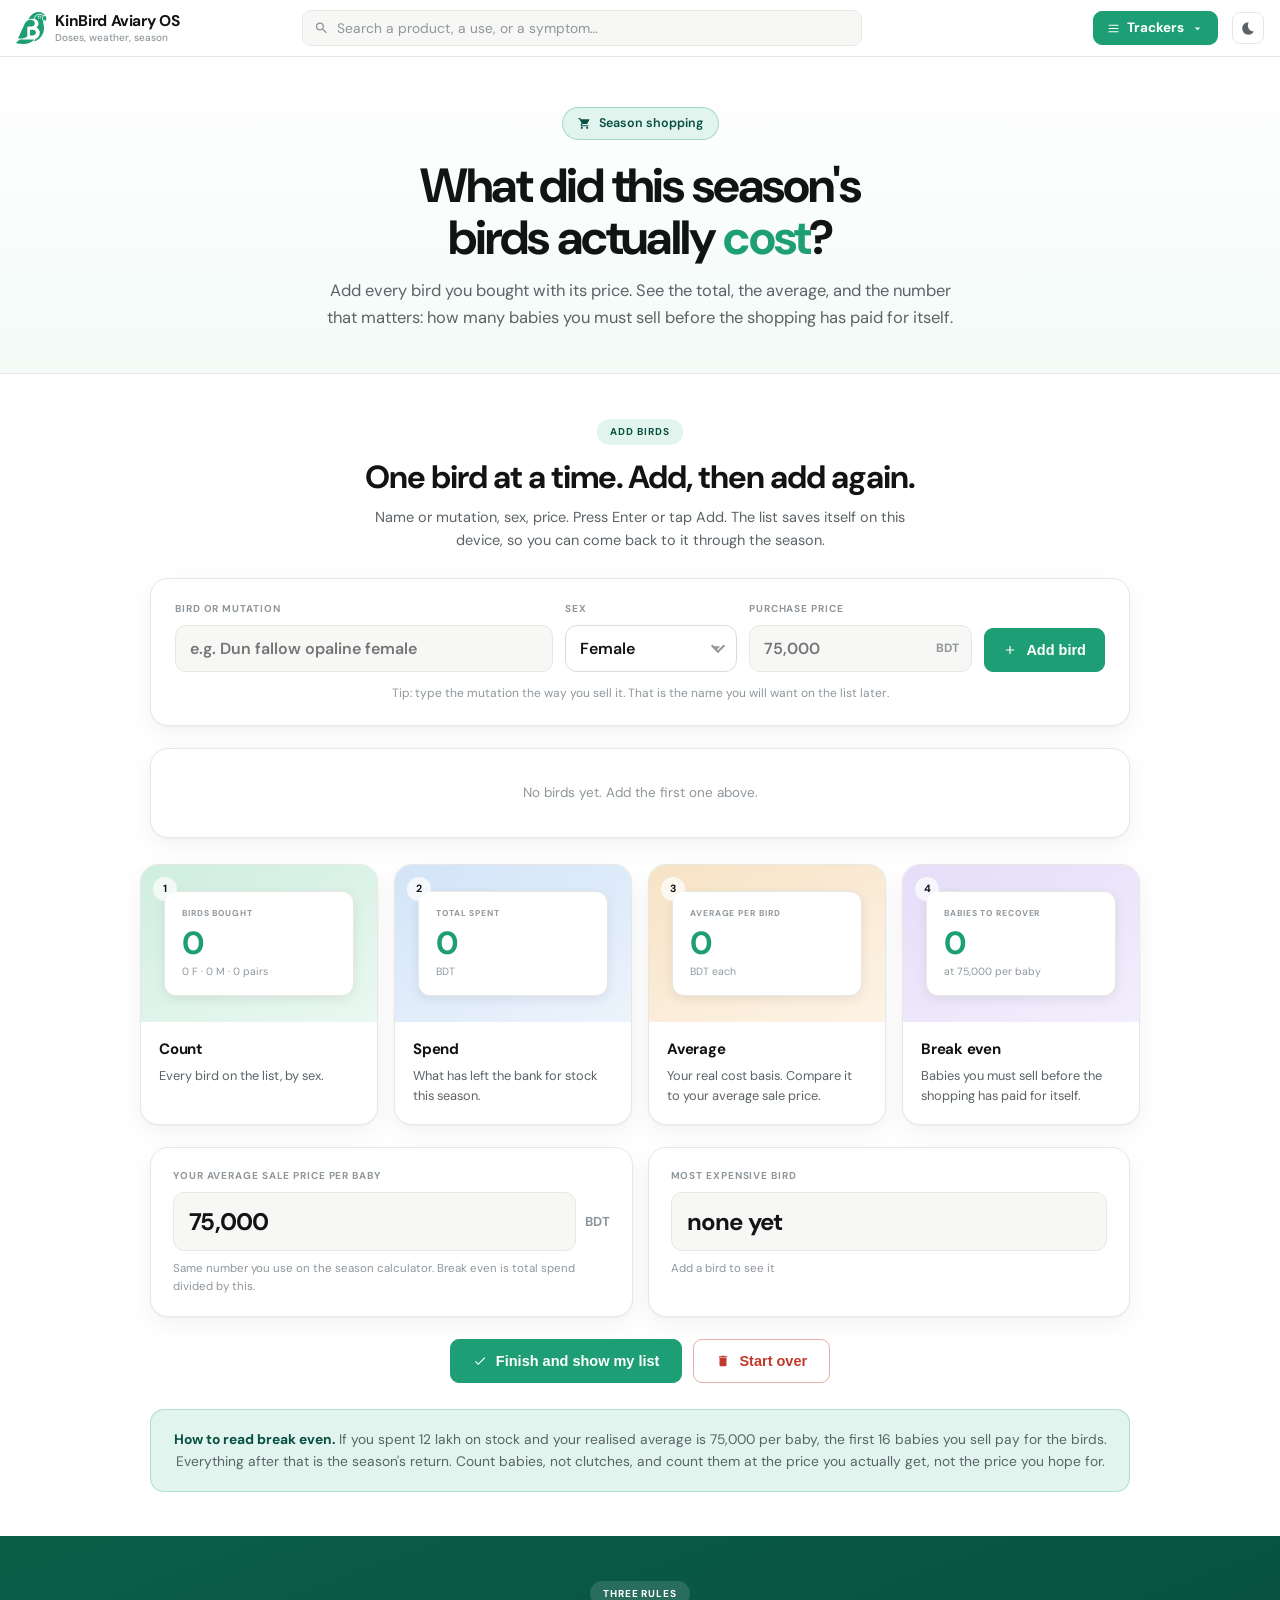
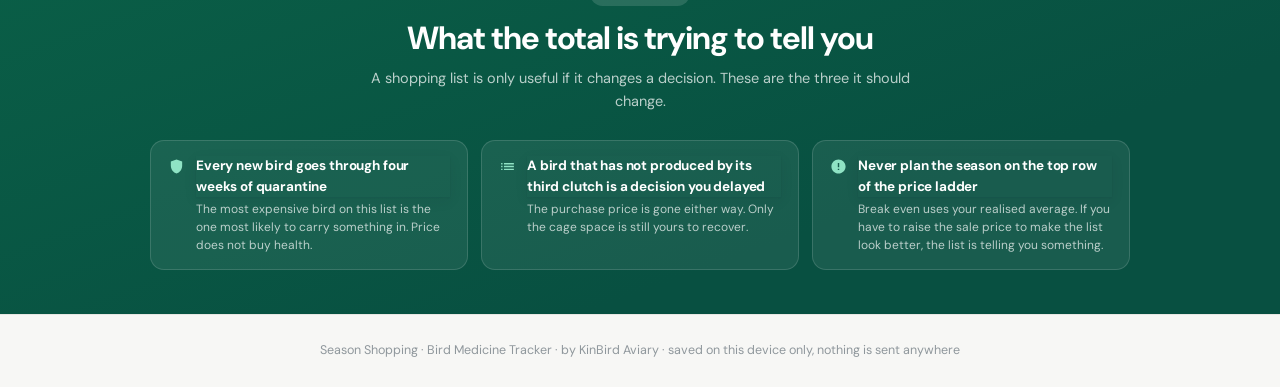
<file: shopping.html>
<!DOCTYPE html>
<html lang="en" data-theme="light">
<head>
<meta name="robots" content="noindex,nofollow,noarchive,nosnippet,noimageindex">
<meta name="googlebot" content="noindex,nofollow">
<meta name="bingbot" content="noindex,nofollow">
<script>try{var _t=localStorage.getItem("bmt-theme")||((window.matchMedia&&window.matchMedia("(prefers-color-scheme: dark)").matches)?"dark":"light");document.documentElement.setAttribute("data-theme",_t)}catch(e){}</script>
<meta charset="UTF-8">
<meta name="viewport" content="width=device-width, initial-scale=1">
<title>Season Shopping · What did your birds cost this season? · Bird Medicine Tracker</title>
<meta name="description" content="Add every bird you bought this season with its price, and see the total, the average, and how many babies you must sell to recover it.">
<link rel="icon" type="image/svg+xml" href="data:image/svg+xml,%3Csvg%20xmlns%3D%22http%3A%2F%2Fwww.w3.org%2F2000%2Fsvg%22%20viewBox%3D%22-20%20-20%20555%20583%22%3E%3Cg%20fill%3D%22%231d9e75%22%3E%3Cg%20transform%3D%22translate%289775.001%20-498.755%29%22%3E%3Cpath%20d%3D%22M36.511%2C2.159A59.615%2C59.615%2C0%2C0%2C1%2C50.688%2C19.592l1.714%2C2.9c3.931%2C7.731%2C4.625%2C14.839%2C4.671%2C23.365l.022%2C3.062c-.286%2C14.7-5.636%2C25.13-15.637%2C35.772-5.523%2C5.165-11.681%2C8.613-18.635%2C11.524l-2.779%2C1.222C13.927%2C99.046%2C8%2C98.815%2C1.7%2C98.775q-4.236.018-8.472.041-6.638.018-13.274-.01c-4.289-.017-8.577.009-12.866.041l-3.948-.054a42.175%2C42.175%2C0%2C0%2C0-25.067%2C7.873c-5.294%2C6.065-8.295%2C11.653-8.225%2C19.782.007%2C1.209.014%2C2.418.021%2C3.664l.041%2C4.019q.028%2C4.345.055%2C8.69c.005.763.011%2C1.526.017%2C2.312q.06%2C8.4.065%2C16.8c0%2C.814%2C0%2C1.628%2C0%2C2.466q0%2C5.036.008%2C10.072.01%2C14.279.124%2C28.557.107%2C11.348.071%2C22.694c-.012%2C4%2C0%2C8%2C.063%2C12%2C.407%2C26.251.407%2C26.251-4.332%2C32.5a38.706%2C38.706%2C0%2C0%2C1-9.968%2C7.11q-1.981%2C1.443-3.936%2C2.921a152.576%2C152.576%2C0%2C0%2C1-28.571%2C13.333l-3.683%2C1.338c-19.353%2C6.508-40.4%2C8.16-60.693%2C8.063l-4.006-.005q-6.262-.01-12.525-.036l-8.551-.016q-10.418-.019-20.837-.057a116.469%2C116.469%2C0%2C0%2C1%2C4.884-12.825l1.485-3.265%2C1.54-3.356%2C1.5-3.3c2.446-5.358%2C4.958-10.663%2C7.626-15.914a110.079%2C110.079%2C0%2C0%2C0%2C5.533-12.93%2C114.871%2C114.871%2C0%2C0%2C1%2C8.156-16.983%2C77.4%2C77.4%2C0%2C0%2C0%2C4.262-9.956c3.59-9.5%2C7.885-18.641%2C12.2-27.831q3.722-7.936%2C7.413-15.887l1.5-3.222q6.585-14.138%2C12.983-28.36Q-144.558%2C120-131.049%2C91.117q4.04-8.679%2C8.039-17.376%2C2.48-5.387%2C4.981-10.764%2C1.148-2.481%2C2.285-4.968C-108.757%2C42.72-100.5%2C29.336-88.631%2C17.27l2.671-2.717C-54.3-15.756.1-23.748%2C36.511%2C2.159Z%22%20transform%3D%22translate%28-9513.381%20644.308%29%22%2F%3E%0A%3Cpath%20d%3D%22M19.963%2C1.853C30.5%2C10.1%2C30.5%2C10.1%2C32.7%2C14.61c.047%2C3.471-1.528%2C4.953-3.669%2C7.633C19.789%2C35%2C18.146%2C47.961%2C19.963%2C63.386c2.783%2C12.351%2C9.5%2C23.477%2C20.317%2C30.331l4.063%2C2.177-.467%2C2.213c-4.509%2C21.854-2.278%2C39.844%2C3.444%2C61.258%2C12.169%2C45.738%2C10.734%2C88.721-4.138%2C133.9l-.973%2C3.027C30.272%2C332.963%2C11.241%2C363.8-14.867%2C391.946l-2.027%2C2.258c-24.418%2C26-65.291%2C49.483-101.55%2C51.274-1.852.015-3.705-.045-5.556-.127%2C4.023-4.1%2C8.181-7.945%2C12.481-11.755%2C8.231-7.454%2C15.747-15.385%2C20.753-25.4%2C2.154-4.1%2C3.843-5.723%2C8.395-7.211%2C25.917-9.536%2C44.123-32.748%2C55.578-56.83l1.478-3.3%2C1.333-2.97c10.06-24.847%2C9.333-53.16-.711-77.75C-34.181%2C238.3-51.471%2C222.4-72.028%2C211.054l-2.05-1.383v-2.322A38.156%2C38.156%2C0%2C0%2C1-69.8%2C204.01c15.012-10.8%2C26.114-26.57%2C30.027-44.943%2C2.834-21.539.144-39.822-12.3-57.932C-65.9%2C83.354-83.807%2C74.872-104.263%2C66.869c1.673-18.488%2C9.121-33.409%2C20.9-47.6l1.533-2.045C-75.239%2C8.753-65%2C.916-55.5-3.952h4.644V-6.274C-26.752-15.349-1.489-12.621%2C19.963%2C1.853Z%22%20transform%3D%22translate%28-9354.948%20551.753%29%22%2F%3E%0A%3Cpath%20d%3D%22M11.848.025q3.64%2C0%2C7.28%2C0c6.563%2C0%2C13.124.058%2C19.686.131%2C6.867.065%2C13.734.071%2C20.6.084q19.49.049%2C38.978.223%2C22.195.175%2C44.39.227%2C45.642.164%2C91.282.526C218.7%2C33.867%2C164.295%2C53.652%2C133.06%2C65.066A210.4%2C210.4%2C0%2C0%2C1%2C104.723%2C72.6q-2.922.573-5.832%2C1.209c-17.429%2C3.8-34.484%2C4.476-52.253%2C4.461l-3.279.006A305.434%2C305.434%2C0%2C0%2C1%2C5.14%2C76.053c-3.434-.417-6.8-.737-10.256-.906-14.287-.769-27.906-3.861-41.778-7.179l-3-.715q-4.273-1.027-8.54-2.078l-2.6-.634A79.053%2C79.053%2C0%2C0%2C1-73.6%2C60.422a23.418%2C23.418%2C0%2C0%2C1%2C6.122-8.458l2.3-2.137%2C2.462-2.249%2C2.537-2.346q3.729-3.445%2C7.477-6.869l3.8-3.492q3.361-3.086%2C6.73-6.163%2C6.435-5.887%2C12.822-11.826%2C1.742-1.612%2C3.528-3.176a23.545%2C23.545%2C0%2C0%2C0%2C4.234-4.643C-12.119-1.581-1.35-.2%2C11.848.025Z%22%20transform%3D%22translate%28-9701.404%20963.385%29%22%2F%3E%0A%3Cpath%20d%3D%22M30.105.844%2C34.173%2C2.16c20.274%2C7.229%2C42.11%2C20.67%2C53.982%2C39.319v3.483l-3.138%2C1.147L80.9%2C47.647l-4.082%2C1.51a34.939%2C34.939%2C0%2C0%2C0-8.4%2C5.093c-3.535%2C0-4.682-1.2-7.256-3.628l-3.193-3.338C42.629%2C31.944%2C24.142%2C24.85%2C2.677%2C24.79c-14.671.195-26.8%2C1.63-39.909%2C8.562l-3.406%2C1.778C-69.241%2C50.9-85.366%2C76.508-94.47%2C107.166l-.812%2C2.812c-8.464.146-8.464.146-12.507-.57-23.938-3.774-50.764-1.06-72.944%2C8.865-2.785.993-2.785.993-6.268-.168%2C10.821-21.594%2C22.971-41.478%2C39.474-59.21l1.876-2.03C-119.069%2C28.4-86.205%2C9.961-48.842-.317L-46.4-1C-23.11-7.212%2C7.276-6.611%2C30.105.844Z%22%20transform%3D%22translate%28-9377.86%20504%29%22%2F%3E%0A%3Cpath%20d%3D%22M0%2C.073l29.315-.29%2C9.167-.128q3.662-.02%2C7.323-.035l3.734-.072C65.116-.46%2C77.693%2C5.024%2C89.106%2C15.456c8.221%2C8.565%2C10.959%2C18.555%2C11.029%2C30.041l.073%2C2.875c.081%2C12.727-4.607%2C22.654-13.1%2C32-8.355%2C8.068-19.863%2C13.9-31.622%2C13.869H51.7l-3.972-.018-3.655%2C0q-6.764-.009-13.529-.037L0%2C94.113Z%22%20transform%3D%22translate%28-9538.158%20801.985%29%22%2F%3E%0A%3Cpath%20d%3D%22M6.082.021C17.223%2C8.683%2C22.573%2C23.712%2C24.658%2C37.173%2C26.984%2C58.536%2C21.646%2C77.1%2C8.74%2C94.4a57.082%2C57.082%2C0%2C0%2C1-4.98%2C5.465H1.438l-.132-3.188C.852%2C88.26-.032%2C80.978-3.206%2C73.163L-4.367%2C69.68-6.7%2C71.245l-3.107%2C1.991-3.061%2C2c-3.671%2C1.667-5.147%2C1.542-8.912.249-6.388-4.259-9.521-9.378-12.771-16.254l-1.283-2.653C-39.243%2C46.239-38%2C34.622-33.464%2C24.91-26.339%2C12.469-15.627%2C4.821-1.995.416A26.825%2C26.825%2C0%2C0%2C1%2C6.082.021Z%22%20transform%3D%22translate%28-9285.339%20560.551%29%22%2F%3E%0A%3Cpath%20fill%3D%22%23f2f6f2%22%20d%3D%22M5.37.325c6.564%2C3.354%2C10.893%2C8.729%2C14.658%2C14.948%2C1.9%2C8.889%2C1.013%2C15.744-3.424%2C23.719a28.472%2C28.472%2C0%2C0%2C1-8.694%2C8.354l-3.048%2C2.1a32.938%2C32.938%2C0%2C0%2C1-22.349%2C0c-6.718-3.9-12.862-8.355-15.238-16.036-1.33-9.427-.891-17.473%2C4.7-25.388C-18.907-1.933-7.282-4.452%2C5.37.325Z%22%20transform%3D%22translate%28-9371.919%20559.667%29%22%2F%3E%0A%3Cpath%20d%3D%22M1.826.034C7.268-.4%2C11.171-.528%2C16.121%2C1.993l3.12%2C2.685L22%2C7c3.037%2C5.608%2C2.715%2C11.187%2C1.887%2C17.415-2.63%2C5.665-5.985%2C8.9-11.61%2C11.61-5.8.925-10.214.672-15.528-1.887-4.211-3.81-7.335-6.824-8.054-12.671a48.014%2C48.014%2C0%2C0%2C1%2C.363-8.662l2.322-2.322%2C1.814%2C2.975%2C2.83%2C2.83c5.057.049%2C5.057.049%2C9.288-2.322.623-5.522.623-5.522-1.741-10.231L1.826%2C2.356Z%22%20transform%3D%22translate%28-9384.412%20567.504%29%22%2F%3E%3C%2Fg%3E%3C%2Fg%3E%3C%2Fsvg%3E">
<link rel="manifest" href="manifest.json">
<meta name="theme-color" content="#1d9e75">
<link rel="preconnect" href="https://fonts.googleapis.com">
<link rel="preconnect" href="https://fonts.gstatic.com" crossorigin>
<link href="https://fonts.googleapis.com/css2?family=DM+Sans:opsz,wght@9..40,400;9..40,500;9..40,600;9..40,700&family=Hind+Siliguri:wght@400;600&display=swap" rel="stylesheet">
<style>
:root{
  --bg:#ffffff; --bg2:#f7f7f5; --mint:#e1f5ee; --mint2:#f3fbf7; --sand:#faeeda; --sky:#e6f1fb;
  --ink:#111315; --ink2:#5c6367; --ink3:#8f979c;
  --green:#1d9e75; --gmid:#12855f; --gdeep:#085041; --line:#e7e7e3; --line2:#f0f0ed;
  --card:#ffffff; --shadow:0 1px 2px rgba(16,24,40,.04),0 8px 24px rgba(16,24,40,.05);
  --shadow2:0 24px 62px rgba(0,0,0,.10);
  --danger:#c0392b; --dangerbg:#fee2e2; --blue:#3b82f6; --amber:#b8790c; --amberbg:#fdf3e0;
  --r:9px; --rl:14px; --rxl:18px;
}
[data-theme="dark"]{
  --bg:#0e1418; --bg2:#141b21; --mint:#10312a; --mint2:#0f1c1a; --sand:#2c2416; --sky:#12222f;
  --ink:#eef2f4; --ink2:#a9b6bf; --ink3:#7b8892;
  --green:#2fbe8e; --gmid:#24a87a; --gdeep:#8fe3c4; --line:#222c34; --line2:#1a232a;
  --card:#151d24; --shadow:0 1px 2px rgba(0,0,0,.3),0 8px 24px rgba(0,0,0,.25);
  --shadow2:0 24px 62px rgba(0,0,0,.45);
  --danger:#ff6b5e; --dangerbg:#2a1512; --amber:#e0b872; --amberbg:#2a2114;
}
*{margin:0;padding:0;box-sizing:border-box;-webkit-tap-highlight-color:transparent}
html{scroll-behavior:smooth;scroll-padding-top:70px}
body{background:var(--bg);color:var(--ink);font-family:'DM Sans','Hind Siliguri',system-ui,sans-serif;line-height:1.55;-webkit-font-smoothing:antialiased;transition:background .25s,color .25s}
.wrap{max-width:1366px;margin:0 auto;padding:0 22px}
a{color:inherit}

/* ---------- topbar ---------- */
.topbar{position:sticky;top:0;z-index:90;background:color-mix(in srgb,var(--bg) 90%,transparent);backdrop-filter:blur(16px);border-bottom:1px solid var(--line)}
.topbar .wrap{display:flex;align-items:center;gap:14px;height:56px}
.brand{display:flex;align-items:center;gap:9px;font-weight:700;font-size:15.5px;letter-spacing:-.35px;text-decoration:none;flex-shrink:0}
.mark{width:28px;height:28px;border-radius:8px;background:linear-gradient(150deg,var(--green),var(--gmid));display:grid;place-items:center;flex-shrink:0}
.mark svg{width:16px;height:16px;fill:#fff}
.spacer{flex:1}
.navlink{display:inline-flex;align-items:center;gap:6px;font-size:13.5px;font-weight:600;color:var(--ink2);text-decoration:none;padding:7px 12px;border-radius:8px;border:1px solid var(--line);background:var(--card);white-space:nowrap;transition:.16s;flex-shrink:0}
.navlink:hover{border-color:var(--green);color:var(--green)}
.navlink svg{width:13px;height:13px;fill:currentColor}
.tbtn{display:inline-flex;align-items:center;justify-content:center;background:var(--card);border:1px solid var(--line);color:var(--ink2);width:32px;height:32px;border-radius:8px;cursor:pointer;font-family:inherit;transition:.16s;flex-shrink:0}
.tbtn:hover{border-color:var(--green);color:var(--green)}
.tbtn svg{width:15px;height:15px;fill:currentColor}
@media(max-width:640px){.navlink span{display:none}.navlink{padding:7px 9px}}
@media(max-width:560px){.brand span{display:none}}

/* ---------- hero ---------- */
.hero{background:linear-gradient(180deg,var(--bg) 0%,var(--mint2) 100%);border-bottom:1px solid var(--line);padding:50px 0 42px;text-align:center}
@media(max-width:640px){.hero{padding:34px 0 30px}}
.eyebrow{display:inline-flex;align-items:center;gap:8px;background:var(--mint);border:1px solid color-mix(in srgb,var(--green) 32%,transparent);color:var(--gdeep);padding:6px 15px;border-radius:99px;font-size:12.5px;font-weight:600;margin-bottom:20px}
.eyebrow svg{width:13px;height:13px;fill:currentColor}
h1{font-size:clamp(29px,5vw,48px);font-weight:700;letter-spacing:-.038em;line-height:1.08;max-width:19ch;margin:0 auto;text-wrap:balance}
@media(min-width:700px){h1{max-width:24ch}}
h1 em{font-style:normal;color:var(--green)}
.lead{color:var(--ink2);font-size:clamp(14.5px,2vw,16.5px);margin:14px auto 0;max-width:58ch;line-height:1.62}

/* ---------- sections ---------- */
section{padding:44px 0}
@media(max-width:640px){section{padding:32px 0}}
.sec-grey{background:var(--bg2)}
.sec-deep{background:linear-gradient(160deg,#0a5f47 0%,var(--gdeep) 70%);color:#fff}
[data-theme="dark"] .sec-deep{background:linear-gradient(160deg,#0c2a24 0%,#081c18 70%)}
.head-blk{text-align:center;margin-bottom:26px}
.pill-lbl{display:inline-block;background:var(--mint);color:var(--gdeep);padding:5px 13px;border-radius:99px;font-size:10px;font-weight:700;letter-spacing:.9px;text-transform:uppercase;margin-bottom:14px}
.sec-deep .pill-lbl{background:rgba(255,255,255,.13);color:#fff}
h2{font-size:clamp(22px,3.4vw,32px);font-weight:700;letter-spacing:-.032em;line-height:1.16;max-width:19ch;margin:0 auto;text-wrap:balance}
@media(min-width:700px){h2{max-width:24ch}}
.sub{color:var(--ink2);font-size:14.5px;margin-top:10px;max-width:58ch;margin-left:auto;margin-right:auto;line-height:1.6}
.sec-deep .sub{color:rgba(255,255,255,.72)}

/* ---------- calculator ---------- */
.grid3{display:grid;grid-template-columns:repeat(3,1fr);gap:14px}
@media(max-width:900px){.grid3{grid-template-columns:repeat(2,1fr)}}
@media(max-width:600px){.grid3{grid-template-columns:1fr}}
.trio{display:grid;grid-template-columns:repeat(3,1fr);gap:13px;margin-top:18px;max-width:980px;margin-left:auto;margin-right:auto}
@media(max-width:800px){.trio{grid-template-columns:1fr}}
.titem{background:var(--bg2);border:1px solid var(--line);border-radius:var(--rl);padding:15px 17px;display:flex;gap:11px;align-items:flex-start}
.titem svg{width:17px;height:17px;fill:var(--green);flex-shrink:0;margin-top:2px}
.titem .tt{font-size:13.5px;font-weight:700;letter-spacing:-.15px}
.titem .ts{font-size:12px;color:var(--ink3);margin-top:3px;line-height:1.5}
.hl{background:var(--mint);border:1px solid color-mix(in srgb,var(--green) 26%,transparent);border-radius:var(--rl);padding:18px 22px;max-width:980px;margin:20px auto 0;text-align:center;font-size:13.8px;color:var(--ink2);line-height:1.62}
.hl b{color:var(--gdeep)}
.warnbox{background:var(--amberbg);border:1px solid color-mix(in srgb,var(--amber) 34%,transparent);border-radius:var(--rl);padding:18px 22px;max-width:980px;margin:20px auto 0;text-align:center;font-size:13.8px;color:var(--ink2);line-height:1.62}
.warnbox b{color:var(--amber)}
.band{background:var(--gdeep);color:#fff;font-size:10px;font-weight:700;letter-spacing:.9px;text-transform:uppercase;padding:9px 17px}
[data-theme="dark"] .band{background:#0d2b24;color:var(--gdeep)}
.btnrow{display:flex;gap:11px;justify-content:center;flex-wrap:wrap;margin-top:22px}
.btn{display:inline-flex;align-items:center;gap:9px;background:var(--green);color:#fff;border:1px solid var(--green);padding:13px 22px;border-radius:var(--r);font-size:14.5px;font-weight:600;text-decoration:none;transition:.16s}
.btn:hover{background:var(--gmid);transform:translateY(-1px)}
[data-theme="dark"] .btn{color:#0e1418}
.btn svg{width:14px;height:14px;fill:currentColor}
.btn.sec{background:var(--card);color:var(--ink);border-color:var(--line)}
.btn.sec:hover{border-color:var(--green);color:var(--green);background:var(--card)}
.cta{background:var(--mint);border:1px solid color-mix(in srgb,var(--green) 22%,transparent);border-radius:var(--rxl);padding:40px 26px;text-align:center;max-width:820px;margin:0 auto;position:relative;overflow:hidden}
.cta::after{content:"";position:absolute;inset:auto 0 -60% 0;height:120%;background:radial-gradient(ellipse at 50% 100%,color-mix(in srgb,var(--green) 20%,transparent),transparent 62%);pointer-events:none}
.cta>*{position:relative;z-index:1}
.pgrid{display:grid;grid-template-columns:repeat(4,1fr);gap:16px;max-width:1000px;margin:0 auto}
@media(max-width:900px){.pgrid{grid-template-columns:repeat(2,1fr)}}
@media(max-width:520px){.pgrid{grid-template-columns:1fr}}
.pcard{background:var(--card);border:1px solid var(--line);border-radius:var(--rxl);overflow:hidden;box-shadow:var(--shadow);transition:.2s;display:flex;flex-direction:column}
.pcard:hover{transform:translateY(-3px);box-shadow:var(--shadow2)}
.ptop{position:relative;padding:26px 18px;display:grid;place-items:center;min-height:152px}
.pa{background:linear-gradient(155deg,#cfeee0,#eaf8f1)}
.pb{background:linear-gradient(155deg,#d3e4f8,#ecf3fc)}
.pc{background:linear-gradient(155deg,#f7e3c6,#fdf3e5)}
.pd{background:linear-gradient(155deg,#e6ddf8,#f3eefd)}
[data-theme="dark"] .pa{background:linear-gradient(155deg,#0f2f26,#12251f)}
[data-theme="dark"] .pb{background:linear-gradient(155deg,#132535,#111d27)}
[data-theme="dark"] .pc{background:linear-gradient(155deg,#2c2416,#211c13)}
[data-theme="dark"] .pd{background:linear-gradient(155deg,#231b38,#1b1729)}
.pnum{position:absolute;top:12px;left:12px;width:24px;height:24px;border-radius:50%;background:rgba(255,255,255,.72);color:#111315;display:grid;place-items:center;font-size:10.5px;font-weight:700}
[data-theme="dark"] .pnum{background:rgba(255,255,255,.14);color:#eef2f4}
.pmock{background:var(--card);border:1px solid var(--line);border-radius:12px;padding:15px 17px;width:100%;max-width:190px;text-align:left;box-shadow:0 3px 12px rgba(0,0,0,.08)}
.pmock .ml{font-size:8.5px;font-weight:700;letter-spacing:.9px;text-transform:uppercase;color:var(--ink3);margin-bottom:6px}
.pmock .mv{font-size:32px;font-weight:700;letter-spacing:-.04em;line-height:1;color:var(--green);font-variant-numeric:tabular-nums}
.pmock .mu{font-size:10.5px;color:var(--ink3);margin-top:5px}
.pbody{padding:16px 18px 18px}
.pbody h3{font-size:15px;font-weight:700;letter-spacing:-.25px;margin-bottom:5px}
.pbody p{font-size:12.8px;color:var(--ink2)}
.two{display:grid;grid-template-columns:1fr 1fr;gap:15px;max-width:760px;margin:0 auto}
@media(max-width:600px){.two{grid-template-columns:1fr}}
.bigf{background:var(--card);border:1px solid var(--line);border-radius:var(--rxl);padding:20px 22px;box-shadow:var(--shadow)}
.bigf label{display:block;font-size:10px;font-weight:700;letter-spacing:.9px;text-transform:uppercase;color:var(--ink3);margin-bottom:9px}
.bigf .in{display:flex;align-items:center;gap:9px}
.bigf input{width:100%;background:var(--bg2);border:1.5px solid var(--line);color:var(--ink);padding:13px 15px;border-radius:11px;font-size:24px;font-weight:700;font-family:inherit;outline:none;transition:.16s;font-variant-numeric:tabular-nums;letter-spacing:-.03em;min-width:0}
.bigf input:focus{background:var(--card);border-color:var(--green);box-shadow:0 0 0 4px color-mix(in srgb,var(--green) 12%,transparent)}
.bigf .unit{font-size:13px;color:var(--ink3);font-weight:700;flex-shrink:0}
.bigf small{display:block;font-size:11.5px;color:var(--ink3);margin-top:9px}
details.adv{max-width:980px;margin:22px auto 0;background:var(--card);border:1px solid var(--line);border-radius:var(--rxl);overflow:hidden;box-shadow:var(--shadow)}
details.adv summary{padding:15px 20px;font-size:13.5px;font-weight:700;cursor:pointer;list-style:none;display:flex;align-items:center;gap:9px;color:var(--ink2)}
details.adv summary::-webkit-details-marker{display:none}
details.adv summary::before{content:"+";display:grid;place-items:center;width:20px;height:20px;border-radius:6px;background:var(--mint);color:var(--gdeep);font-weight:700;font-size:14px;flex-shrink:0}
details.adv[open] summary::before{content:"−"}
details.adv summary:hover{color:var(--green)}
.calc{background:var(--card);border:1px solid var(--line);border-radius:var(--rxl);box-shadow:var(--shadow);max-width:980px;margin:0 auto;overflow:hidden}
.cgrid{display:grid;grid-template-columns:repeat(3,1fr);gap:0}
@media(max-width:820px){.cgrid{grid-template-columns:repeat(2,1fr)}}
@media(max-width:520px){.cgrid{grid-template-columns:1fr}}
.field{padding:18px 20px;border-right:1px solid var(--line2);border-bottom:1px solid var(--line2)}
.field label{display:block;font-size:10px;font-weight:700;letter-spacing:.8px;text-transform:uppercase;color:var(--ink3);margin-bottom:7px}
.field .in{display:flex;align-items:center;gap:8px}
.field input{width:100%;background:var(--bg2);border:1px solid var(--line);color:var(--ink);padding:10px 12px;border-radius:9px;font-size:16px;font-weight:600;font-family:inherit;outline:none;transition:.16s;font-variant-numeric:tabular-nums;min-width:0}
.field input:focus{background:var(--card);border-color:var(--green);box-shadow:0 0 0 3px color-mix(in srgb,var(--green) 12%,transparent)}
.field .unit{font-size:12.5px;color:var(--ink3);font-weight:600;flex-shrink:0}
.field small{display:block;font-size:11px;color:var(--ink3);margin-top:6px}
.field.res{background:linear-gradient(155deg,var(--mint),color-mix(in srgb,var(--mint) 35%,var(--card)));border-left:3px solid var(--green)}
[data-theme="dark"] .field.res{background:linear-gradient(155deg,#123027,#0f2620);border-left-color:var(--green)}
.field.res label{color:var(--gdeep)}
[data-theme="dark"] .field.res label{color:#8fe3c4}
.field.res input{background:var(--card);border-color:color-mix(in srgb,var(--green) 45%,transparent);color:var(--green);font-size:21px;font-weight:800;letter-spacing:-.02em}
.field.res .unit{color:var(--green);font-weight:700;font-size:15px}
.field.res small{color:var(--ink2)}
[data-theme="dark"] .field.res small{color:#a9c6bb}
.adv summary{display:flex;align-items:center;justify-content:center;gap:11px;text-align:center;flex-wrap:wrap}
.adv summary::-webkit-details-marker{display:none}
.adv summary::marker{content:""}
.adv summary b{font-size:15px;font-weight:700;color:var(--ink)}
.adv summary i{font-style:normal;font-size:12.5px;color:var(--ink3);flex-basis:100%}
.sgear{display:grid;place-items:center;width:30px;height:30px;border-radius:50%;background:var(--mint);color:var(--gdeep);flex-shrink:0}
[data-theme="dark"] .sgear{background:#123027;color:#8fe3c4}
.schev{display:grid;place-items:center;color:var(--ink3);transition:transform .2s}
.adv[open] .schev{transform:rotate(180deg)}
.chain{padding:14px 20px;background:var(--bg2);font-size:12.5px;color:var(--ink2);text-align:center;border-top:1px solid var(--line)}
.chain b{color:var(--ink)}

/* ---------- stat cards ---------- */
.sgrid{display:grid;grid-template-columns:repeat(4,1fr);gap:13px;max-width:980px;margin:26px auto 0}
@media(max-width:820px){.sgrid{grid-template-columns:repeat(2,1fr)}}
.scard{background:var(--card);border:1px solid var(--line);border-radius:var(--rl);padding:15px 17px;position:relative;overflow:hidden;box-shadow:var(--shadow);transition:.18s}
.scard:hover{transform:translateY(-2px);box-shadow:var(--shadow2)}
.scard::before{content:"";position:absolute;top:0;left:0;right:0;height:3px}
.sc-a::before{background:var(--green)}
.sc-b::before{background:var(--blue)}
.sc-c::before{background:#f0a02e}
.sc-d::before{background:#8b5cf6}
.slabel{font-size:9.5px;font-weight:700;letter-spacing:.75px;text-transform:uppercase;color:var(--ink3);margin-bottom:7px}
.snum{font-size:29px;font-weight:700;letter-spacing:-.035em;line-height:1;font-variant-numeric:tabular-nums}
.ssub{font-size:11.5px;color:var(--ink3);margin-top:5px}

/* ---------- ladder table ---------- */
.ladder{background:var(--card);border:1px solid var(--line);border-radius:var(--rxl);overflow:hidden;box-shadow:var(--shadow);max-width:980px;margin:0 auto}
.lrow{display:grid;grid-template-columns:1.1fr .9fr 1.1fr .75fr .75fr .8fr;border-bottom:1px solid var(--line2);font-variant-numeric:tabular-nums}
.lrow:last-child{border-bottom:0}
.lrow>div{padding:13px 13px;font-size:14px}
.lhead{background:var(--bg2);font-size:10px;font-weight:700;letter-spacing:.4px;text-transform:uppercase;color:var(--ink3)}
.lhead>div{white-space:nowrap;overflow:hidden;text-overflow:ellipsis}
.lhead>div{padding:11px 13px}
.lrow.me{background:color-mix(in srgb,var(--mint) 60%,var(--card))}
.lrow.me>div:first-child{font-weight:700;color:var(--gdeep)}
.lrow>div:first-child{font-weight:600}
.lrow b{color:var(--green);font-weight:700}
.tag{display:inline-block;font-size:9px;font-weight:700;letter-spacing:.5px;text-transform:uppercase;padding:2px 7px;border-radius:99px;background:var(--mint);color:var(--gdeep);margin-left:7px;vertical-align:middle}
@media(max-width:760px){.lrow{grid-template-columns:1fr .8fr 1.1fr}.lrow>div:nth-child(4),.lrow>div:nth-child(5),.lrow>div:nth-child(6){display:none}}

/* ---------- blend ---------- */
.blend{max-width:980px;margin:0 auto;display:grid;grid-template-columns:1fr 1fr;gap:14px}
@media(max-width:820px){.blend{grid-template-columns:1fr}}
.lane{background:rgba(255,255,255,.06);border:1px solid rgba(255,255,255,.14);border-radius:var(--rl);padding:18px 20px}
.lane h3{font-size:11px;font-weight:700;letter-spacing:.8px;text-transform:uppercase;color:rgba(255,255,255,.65);margin-bottom:12px}
.lane .row2{display:grid;grid-template-columns:1fr 1fr;gap:10px}
.lane label{display:block;font-size:10.5px;color:rgba(255,255,255,.6);margin-bottom:5px}
.lane input{width:100%;background:rgba(255,255,255,.08);border:1px solid rgba(255,255,255,.18);color:#fff;padding:10px 12px;border-radius:9px;font-size:16px;font-weight:600;font-family:inherit;outline:none;font-variant-numeric:tabular-nums;min-width:0}
.lane input:focus{border-color:#8fe3c4;background:rgba(255,255,255,.12)}
.bres{max-width:980px;margin:14px auto 0;background:rgba(255,255,255,.06);border:1px solid rgba(255,255,255,.14);border-radius:var(--rl);padding:18px 20px;display:grid;grid-template-columns:repeat(3,1fr);gap:14px;text-align:center}
@media(max-width:640px){.bres{grid-template-columns:1fr}}
.bres .k{font-size:10px;font-weight:700;letter-spacing:.8px;text-transform:uppercase;color:rgba(255,255,255,.6)}
.bres .v{font-size:26px;font-weight:700;letter-spacing:-.03em;color:#8fe3c4;margin-top:4px;font-variant-numeric:tabular-nums}
.bres .v.plain{color:#fff}

/* ---------- note ---------- */
.note{background:var(--card);border:1px solid var(--line);border-radius:var(--rl);padding:15px 18px;max-width:980px;margin:0 auto;font-size:13.5px;color:var(--ink2)}
.note b{color:var(--ink)}
.note.warn{background:var(--amberbg);border-color:color-mix(in srgb,var(--amber) 34%,transparent)}
.note.warn b{color:var(--amber)}
.note+.note{margin-top:12px}

/* ---------- footer ---------- */
footer{background:var(--bg2);border-top:1px solid var(--line);padding:32px 0 26px;text-align:center}
footer p{font-size:12.8px;color:var(--ink3);max-width:64ch;margin:0 auto 8px}
footer a{color:var(--green);font-weight:600;text-decoration:none}
footer a:hover{text-decoration:underline}
.disclaim{font-size:11.5px;color:var(--ink3);max-width:74ch;margin:14px auto 0;line-height:1.65}
@media(prefers-reduced-motion:reduce){*{animation:none!important;transition:none!important}}

/* ---------- shopping ---------- */
.addcard{background:var(--card);border:1px solid var(--line);border-radius:var(--rxl);padding:22px 24px;box-shadow:var(--shadow);max-width:980px;margin:0 auto}
.frow{display:grid;grid-template-columns:2.2fr 1fr 1.3fr auto;gap:12px;align-items:end}
@media(max-width:820px){.frow{grid-template-columns:1fr 1fr}.frow .fadd{grid-column:1/-1}}
@media(max-width:520px){.frow{grid-template-columns:1fr}}
.f label{display:block;font-size:10px;font-weight:700;letter-spacing:.9px;text-transform:uppercase;color:var(--ink3);margin-bottom:8px}
.f input,.f select{width:100%;background:var(--bg2);border:1.5px solid var(--line);color:var(--ink);padding:12px 14px;border-radius:11px;font-size:16px;font-weight:600;font-family:inherit;outline:none;transition:.16s;min-width:0;appearance:none;-webkit-appearance:none}
.f input:focus,.f select:focus{background:var(--card);border-color:var(--green);box-shadow:0 0 0 4px color-mix(in srgb,var(--green) 12%,transparent)}
.f .in{position:relative}
.f .in .unit{position:absolute;right:13px;top:50%;transform:translateY(-50%);font-size:12px;font-weight:700;color:var(--ink3);pointer-events:none}
.f .in input{padding-right:48px;font-variant-numeric:tabular-nums}
.f .sel{position:relative}
.f .sel::after{content:"";position:absolute;right:14px;top:50%;width:8px;height:8px;border-right:2px solid var(--ink3);border-bottom:2px solid var(--ink3);transform:translateY(-70%) rotate(45deg);pointer-events:none}
.fadd .btn{width:100%;justify-content:center;padding:13px 18px;white-space:nowrap}
.hint{font-size:12px;color:var(--ink3);margin-top:12px;text-align:center}
.list{background:var(--card);border:1px solid var(--line);border-radius:var(--rxl);overflow:hidden;box-shadow:var(--shadow);max-width:980px;margin:22px auto 0}
.lrow{display:grid;grid-template-columns:44px 1fr 110px 150px 44px;border-bottom:1px solid var(--line2);align-items:center;font-variant-numeric:tabular-nums}
.lrow:last-child{border-bottom:0}
.lrow>div{padding:12px 14px;font-size:14px}
.lhead{background:var(--bg2);font-size:10px;font-weight:700;letter-spacing:.8px;text-transform:uppercase;color:var(--ink3)}
.lhead>div{padding:10px 14px;white-space:nowrap}
.lrow .rn{color:var(--ink3);font-weight:700;font-size:12px;text-align:center}
.lrow .nm{font-weight:600}
.lrow .sx{font-size:12px}
.sx span{display:inline-block;padding:2px 9px;border-radius:99px;font-size:10.5px;font-weight:700;letter-spacing:.4px;text-transform:uppercase}
.sx .m{background:var(--sky);color:#1e5fa8}
.sx .f{background:#fbe6ef;color:#b2245c}
.sx .p{background:var(--mint);color:var(--gdeep)}
[data-theme="dark"] .sx .m{color:#8dc0f5}
[data-theme="dark"] .sx .f{background:#2e1622;color:#f0a7c5}
.lrow .pr{text-align:right;font-weight:700;color:var(--green)}
.lrow .rm{text-align:center}
.rm button{background:transparent;border:1px solid var(--line);color:var(--ink3);width:28px;height:28px;border-radius:7px;cursor:pointer;font-size:16px;line-height:1;font-family:inherit;transition:.15s}
.rm button:hover{border-color:var(--danger);color:var(--danger)}
.ltot{background:var(--bg2);border-top:2px solid var(--line)}
.ltot .nm{font-weight:700;text-transform:uppercase;font-size:11px;letter-spacing:.8px;color:var(--ink3)}
.ltot .pr{font-size:18px}
.empty{padding:34px 20px;text-align:center;color:var(--ink3);font-size:13.5px}
@media(max-width:600px){.lrow{grid-template-columns:34px 1fr 96px 34px}.lrow .sx{display:none}.lrow>div{padding:11px 10px;font-size:13px}}
.actions{display:flex;gap:11px;justify-content:center;flex-wrap:wrap;margin-top:22px}
.btn.ghost{background:transparent;color:var(--danger);border-color:color-mix(in srgb,var(--danger) 40%,transparent)}
.btn.ghost:hover{background:var(--dangerbg);border-color:var(--danger)}
.summary{background:var(--card);border:1px solid var(--line);border-radius:var(--rxl);box-shadow:var(--shadow2);max-width:720px;margin:26px auto 0;overflow:hidden;display:none}
.summary.show{display:block}
.summary pre{font-family:'DM Sans','Hind Siliguri',system-ui,sans-serif;white-space:pre-wrap;padding:22px 24px;font-size:14px;line-height:1.7;color:var(--ink);margin:0}
.summary .sbar{display:flex;gap:10px;justify-content:flex-end;padding:14px 18px;border-top:1px solid var(--line);background:var(--bg2)}
.be{max-width:980px;margin:22px auto 0;display:grid;grid-template-columns:1fr 1fr;gap:15px}
@media(max-width:600px){.be{grid-template-columns:1fr}}

/* ---- global header, identical on every page ---- */
.topbar{position:sticky;top:0;z-index:90;background:color-mix(in srgb,var(--bg) 90%,transparent);backdrop-filter:blur(16px);border-bottom:1px solid var(--line)}
.topbar .wrap{display:flex;align-items:center;gap:14px;height:56px}
.brand{display:flex;align-items:center;gap:9px;font-weight:700;font-size:15.5px;letter-spacing:-.35px;text-decoration:none;flex-shrink:0}
.bname{display:block;line-height:1.15}
.bname small{display:block;font-size:10px;font-weight:500;color:var(--ink3);letter-spacing:0;margin-top:1px}
.mark{width:28px;height:28px;border-radius:8px;background:linear-gradient(150deg,var(--green),var(--gmid));display:grid;place-items:center;flex-shrink:0}
.mark svg{width:16px;height:16px;fill:#fff}
.tbtn{display:inline-flex;align-items:center;justify-content:center;background:var(--card);border:1px solid var(--line);color:var(--ink2);width:32px;height:32px;border-radius:8px;cursor:pointer;font-family:inherit;transition:.16s;flex-shrink:0}
.tbtn:hover{border-color:var(--green);color:var(--green)}
.tbtn svg{width:15px;height:15px;fill:currentColor}
.navlink{display:inline-flex;align-items:center;gap:6px;font-size:13.5px;font-weight:600;color:var(--ink2);text-decoration:none;padding:7px 12px;border-radius:8px;border:1px solid var(--line);background:var(--card);white-space:nowrap;transition:.16s;flex-shrink:0}
.navlink:hover{border-color:var(--green);color:var(--green)}
.navlink svg{width:13px;height:13px;fill:currentColor}
@media(max-width:640px){.navlink span{display:none}.navlink{padding:7px 9px}}
@media(max-width:560px){.brand span{display:none}}
.sbox{position:relative;flex:1;max-width:560px;margin:0 auto}
.sbox svg.mag{position:absolute;left:12px;top:50%;transform:translateY(-50%);width:15px;height:15px;fill:var(--ink3);pointer-events:none}
#q{width:100%;background:var(--bg2);border:1px solid var(--line);color:var(--ink);padding:8px 34px 8px 34px;border-radius:9px;font-size:13.8px;font-family:inherit;outline:none;transition:.16s}
#q:hover{background:var(--card)}
#q:focus{background:var(--card);border-color:var(--green);box-shadow:0 0 0 3px color-mix(in srgb,var(--green) 12%,transparent)}
#q::placeholder{color:var(--ink3)}
#q::-webkit-search-cancel-button{display:none}
.clr{position:absolute;right:7px;top:50%;transform:translateY(-50%);background:var(--line2);border:0;color:var(--ink3);font-size:14px;cursor:pointer;width:20px;height:20px;border-radius:6px;display:none;place-items:center;font-family:inherit}
.clr.show{display:grid}
@media(max-width:760px){.sbox{display:none}}

/* ===== KinBird Aviary OS: today card, batch calculator, legibility floor ===== */
.dose-line{font-size:14px;line-height:1.55}
.mwhen,.mwhy{font-size:13px}
.malt,.ssub,.stock,.bpill,.vb{font-size:12px}
.kbcalc{display:inline-block;font-weight:700;font-size:12.5px;background:var(--mint);color:var(--gmid);border:1px solid color-mix(in srgb,var(--green) 30%,transparent);border-radius:6px;padding:1px 7px;margin-left:6px;font-variant-numeric:tabular-nums;white-space:nowrap}
[data-theme="dark"] .kbcalc{background:#11302a;color:var(--gdeep);border-color:rgba(47,190,142,.34)}
.todaywrap{border-bottom:1px solid var(--line);background:linear-gradient(165deg,var(--mint) 0%,var(--mint2) 60%,var(--bg) 100%);padding:20px 0 22px}
[data-theme="dark"] .todaywrap{background:linear-gradient(165deg,#11302a 0%,#0f2621 60%,var(--bg) 100%)}
.kbcard{background:var(--card);border:1px solid var(--line);border-radius:15px;padding:16px 17px;box-shadow:var(--shadow)}
.kbhead{display:flex;flex-wrap:wrap;gap:14px;align-items:flex-end;justify-content:space-between;margin-bottom:13px}
.kbeyebrow{font-size:12px;font-weight:700;text-transform:uppercase;letter-spacing:.7px;color:var(--ink3);margin-bottom:6px}
.kbsel{font-family:inherit;font-size:15px;font-weight:700;letter-spacing:-.3px;padding:7px 11px;border-radius:9px;border:1px solid var(--line);background:var(--bg2);color:var(--ink);max-width:100%}
.kbbatch{display:flex;gap:9px}
.kbbatch label{display:flex;flex-direction:column;gap:3px;font-size:11px;font-weight:700;text-transform:uppercase;letter-spacing:.5px;color:var(--ink3)}
.kbbatch input{width:104px;font-family:inherit;font-size:16px;font-weight:700;padding:7px 10px;border-radius:9px;border:1px solid var(--line);background:var(--bg2);color:var(--ink)}
.kbbatch input:focus{outline:2px solid var(--green);outline-offset:-1px}
.kblist{display:flex;flex-direction:column;gap:7px}
.kbrow{display:flex;gap:12px;align-items:center;justify-content:space-between;padding:10px 12px;border-radius:11px;background:var(--bg2);border:1px solid var(--line2);border-left:3px solid var(--line)}
.kbrow.due{border-left-color:var(--green)}
.kbrow.done{border-left-color:var(--ink3);opacity:.62}
.kbn{font-size:14.5px;font-weight:700;letter-spacing:-.2px}
.kbd{font-size:13px;color:var(--ink2);margin-top:1px}
.kbs{display:flex;align-items:center;gap:10px;flex-shrink:0}
.kbwhen{font-size:12px;font-weight:600;color:var(--ink3);white-space:nowrap}
.kbgive{font-family:inherit;font-size:13px;font-weight:700;padding:7px 14px;border-radius:9px;border:1px solid var(--green);background:var(--green);color:#fff;cursor:pointer;white-space:nowrap;transition:.15s}
[data-theme="dark"] .kbgive{color:#0e1418}
.kbrow.done .kbgive{background:transparent;color:var(--ink2);border-color:var(--line)}
.kbclash{background:#fdecea;border:1px solid color-mix(in srgb,#c8412f 45%,transparent);color:#c8412f;font-size:13.5px;font-weight:700;padding:10px 13px;border-radius:11px;margin-bottom:10px}
[data-theme="dark"] .kbclash{background:#2b1512;color:#e8776a}
@media(max-width:620px){.kbrow{flex-direction:column;align-items:stretch;gap:8px}.kbs{justify-content:space-between}.kbbatch input{width:100%}.kbbatch{width:100%}.kbbatch label{flex:1}}
.neverstrip{background:#fdecea;border:1px solid color-mix(in srgb,#c8412f 40%,transparent);color:#c8412f;border-radius:11px;padding:9px 13px;font-size:13px;font-weight:600;margin-bottom:14px;line-height:1.5}
[data-theme="dark"] .neverstrip{background:#2b1512;color:#e8776a}
.neverstrip b{font-weight:800;text-transform:uppercase;letter-spacing:.5px;font-size:11.5px;display:block;margin-bottom:2px}

/* ===== trackers dropdown (shared across every page) ===== */
.navdd{position:relative;flex-shrink:0}
.navbtn{display:inline-flex;align-items:center;gap:7px;font-size:13.5px;font-weight:700;color:#fff;background:var(--green);border:1px solid var(--green);padding:8px 13px;border-radius:9px;cursor:pointer;white-space:nowrap;font-family:inherit;line-height:1.2;transition:.16s}
.navbtn:hover{background:var(--gmid);border-color:var(--gmid)}
[data-theme="dark"] .navbtn{color:#0e1418}
.navbtn svg{width:13px;height:13px;fill:currentColor}
.navbtn .cv{transition:transform .18s}
.navdd.open .navbtn .cv{transform:rotate(180deg)}
.navmenu{position:absolute;right:0;top:calc(100% + 8px);min-width:296px;background:var(--card);border:1px solid var(--line);border-radius:14px;box-shadow:0 14px 44px rgba(16,24,40,.18);padding:7px;display:none;z-index:300}
[data-theme="dark"] .navmenu{box-shadow:0 14px 44px rgba(0,0,0,.55)}
.navdd.open .navmenu{display:block}
.navmenu a{display:flex;align-items:center;gap:11px;padding:9px 11px;border-radius:9px;text-decoration:none;color:var(--ink);transition:.14s}
.navmenu a:hover{background:var(--mint2)}
.navmenu a.on{background:var(--mint)}
.nmi{width:30px;height:30px;border-radius:8px;background:var(--bg2);display:grid;place-items:center;flex-shrink:0}
.navmenu a.on .nmi{background:var(--card)}
.nmi svg{width:15px;height:15px;fill:var(--green)}
.nmt{font-size:13.5px;font-weight:700;line-height:1.3}
.nmt small{display:block;font-size:11.4px;font-weight:500;color:var(--ink3);letter-spacing:0}
.nmhd{font-size:9.5px;font-weight:700;letter-spacing:1px;text-transform:uppercase;color:var(--ink3);padding:9px 11px 5px}
.nmsep{height:1px;background:var(--line);margin:6px 4px}
@media(max-width:640px){.navmenu{min-width:min(300px,calc(100vw - 28px))}.navbtn{padding:8px 11px}}

.topbar .nav{overflow:visible!important}
.topbar .navdd{margin-left:auto}
.topbar .nav .navdd{margin-left:0}
</style>
<link rel="stylesheet" href="mobile.css?v62">
</head>
<body>

<div class="topbar"><div class="wrap">
  <a class="brand" href="index.html">
    <span class="mark"><svg class="kbbird" viewBox="0 0 514.85 542.908" aria-hidden="true"><g transform="translate(9775.001 -498.755)"><path d="M36.511,2.159A59.615,59.615,0,0,1,50.688,19.592l1.714,2.9c3.931,7.731,4.625,14.839,4.671,23.365l.022,3.062c-.286,14.7-5.636,25.13-15.637,35.772-5.523,5.165-11.681,8.613-18.635,11.524l-2.779,1.222C13.927,99.046,8,98.815,1.7,98.775q-4.236.018-8.472.041-6.638.018-13.274-.01c-4.289-.017-8.577.009-12.866.041l-3.948-.054a42.175,42.175,0,0,0-25.067,7.873c-5.294,6.065-8.295,11.653-8.225,19.782.007,1.209.014,2.418.021,3.664l.041,4.019q.028,4.345.055,8.69c.005.763.011,1.526.017,2.312q.06,8.4.065,16.8c0,.814,0,1.628,0,2.466q0,5.036.008,10.072.01,14.279.124,28.557.107,11.348.071,22.694c-.012,4,0,8,.063,12,.407,26.251.407,26.251-4.332,32.5a38.706,38.706,0,0,1-9.968,7.11q-1.981,1.443-3.936,2.921a152.576,152.576,0,0,1-28.571,13.333l-3.683,1.338c-19.353,6.508-40.4,8.16-60.693,8.063l-4.006-.005q-6.262-.01-12.525-.036l-8.551-.016q-10.418-.019-20.837-.057a116.469,116.469,0,0,1,4.884-12.825l1.485-3.265,1.54-3.356,1.5-3.3c2.446-5.358,4.958-10.663,7.626-15.914a110.079,110.079,0,0,0,5.533-12.93,114.871,114.871,0,0,1,8.156-16.983,77.4,77.4,0,0,0,4.262-9.956c3.59-9.5,7.885-18.641,12.2-27.831q3.722-7.936,7.413-15.887l1.5-3.222q6.585-14.138,12.983-28.36Q-144.558,120-131.049,91.117q4.04-8.679,8.039-17.376,2.48-5.387,4.981-10.764,1.148-2.481,2.285-4.968C-108.757,42.72-100.5,29.336-88.631,17.27l2.671-2.717C-54.3-15.756.1-23.748,36.511,2.159Z" transform="translate(-9513.381 644.308)"/>
<path d="M19.963,1.853C30.5,10.1,30.5,10.1,32.7,14.61c.047,3.471-1.528,4.953-3.669,7.633C19.789,35,18.146,47.961,19.963,63.386c2.783,12.351,9.5,23.477,20.317,30.331l4.063,2.177-.467,2.213c-4.509,21.854-2.278,39.844,3.444,61.258,12.169,45.738,10.734,88.721-4.138,133.9l-.973,3.027C30.272,332.963,11.241,363.8-14.867,391.946l-2.027,2.258c-24.418,26-65.291,49.483-101.55,51.274-1.852.015-3.705-.045-5.556-.127,4.023-4.1,8.181-7.945,12.481-11.755,8.231-7.454,15.747-15.385,20.753-25.4,2.154-4.1,3.843-5.723,8.395-7.211,25.917-9.536,44.123-32.748,55.578-56.83l1.478-3.3,1.333-2.97c10.06-24.847,9.333-53.16-.711-77.75C-34.181,238.3-51.471,222.4-72.028,211.054l-2.05-1.383v-2.322A38.156,38.156,0,0,1-69.8,204.01c15.012-10.8,26.114-26.57,30.027-44.943,2.834-21.539.144-39.822-12.3-57.932C-65.9,83.354-83.807,74.872-104.263,66.869c1.673-18.488,9.121-33.409,20.9-47.6l1.533-2.045C-75.239,8.753-65,.916-55.5-3.952h4.644V-6.274C-26.752-15.349-1.489-12.621,19.963,1.853Z" transform="translate(-9354.948 551.753)"/>
<path d="M11.848.025q3.64,0,7.28,0c6.563,0,13.124.058,19.686.131,6.867.065,13.734.071,20.6.084q19.49.049,38.978.223,22.195.175,44.39.227,45.642.164,91.282.526C218.7,33.867,164.295,53.652,133.06,65.066A210.4,210.4,0,0,1,104.723,72.6q-2.922.573-5.832,1.209c-17.429,3.8-34.484,4.476-52.253,4.461l-3.279.006A305.434,305.434,0,0,1,5.14,76.053c-3.434-.417-6.8-.737-10.256-.906-14.287-.769-27.906-3.861-41.778-7.179l-3-.715q-4.273-1.027-8.54-2.078l-2.6-.634A79.053,79.053,0,0,1-73.6,60.422a23.418,23.418,0,0,1,6.122-8.458l2.3-2.137,2.462-2.249,2.537-2.346q3.729-3.445,7.477-6.869l3.8-3.492q3.361-3.086,6.73-6.163,6.435-5.887,12.822-11.826,1.742-1.612,3.528-3.176a23.545,23.545,0,0,0,4.234-4.643C-12.119-1.581-1.35-.2,11.848.025Z" transform="translate(-9701.404 963.385)"/>
<path d="M30.105.844,34.173,2.16c20.274,7.229,42.11,20.67,53.982,39.319v3.483l-3.138,1.147L80.9,47.647l-4.082,1.51a34.939,34.939,0,0,0-8.4,5.093c-3.535,0-4.682-1.2-7.256-3.628l-3.193-3.338C42.629,31.944,24.142,24.85,2.677,24.79c-14.671.195-26.8,1.63-39.909,8.562l-3.406,1.778C-69.241,50.9-85.366,76.508-94.47,107.166l-.812,2.812c-8.464.146-8.464.146-12.507-.57-23.938-3.774-50.764-1.06-72.944,8.865-2.785.993-2.785.993-6.268-.168,10.821-21.594,22.971-41.478,39.474-59.21l1.876-2.03C-119.069,28.4-86.205,9.961-48.842-.317L-46.4-1C-23.11-7.212,7.276-6.611,30.105.844Z" transform="translate(-9377.86 504)"/>
<path d="M0,.073l29.315-.29,9.167-.128q3.662-.02,7.323-.035l3.734-.072C65.116-.46,77.693,5.024,89.106,15.456c8.221,8.565,10.959,18.555,11.029,30.041l.073,2.875c.081,12.727-4.607,22.654-13.1,32-8.355,8.068-19.863,13.9-31.622,13.869H51.7l-3.972-.018-3.655,0q-6.764-.009-13.529-.037L0,94.113Z" transform="translate(-9538.158 801.985)"/>
<path d="M6.082.021C17.223,8.683,22.573,23.712,24.658,37.173,26.984,58.536,21.646,77.1,8.74,94.4a57.082,57.082,0,0,1-4.98,5.465H1.438l-.132-3.188C.852,88.26-.032,80.978-3.206,73.163L-4.367,69.68-6.7,71.245l-3.107,1.991-3.061,2c-3.671,1.667-5.147,1.542-8.912.249-6.388-4.259-9.521-9.378-12.771-16.254l-1.283-2.653C-39.243,46.239-38,34.622-33.464,24.91-26.339,12.469-15.627,4.821-1.995.416A26.825,26.825,0,0,1,6.082.021Z" transform="translate(-9285.339 560.551)"/>
<path class="kbe" d="M5.37.325c6.564,3.354,10.893,8.729,14.658,14.948,1.9,8.889,1.013,15.744-3.424,23.719a28.472,28.472,0,0,1-8.694,8.354l-3.048,2.1a32.938,32.938,0,0,1-22.349,0c-6.718-3.9-12.862-8.355-15.238-16.036-1.33-9.427-.891-17.473,4.7-25.388C-18.907-1.933-7.282-4.452,5.37.325Z" transform="translate(-9371.919 559.667)"/>
<path d="M1.826.034C7.268-.4,11.171-.528,16.121,1.993l3.12,2.685L22,7c3.037,5.608,2.715,11.187,1.887,17.415-2.63,5.665-5.985,8.9-11.61,11.61-5.8.925-10.214.672-15.528-1.887-4.211-3.81-7.335-6.824-8.054-12.671a48.014,48.014,0,0,1,.363-8.662l2.322-2.322,1.814,2.975,2.83,2.83c5.057.049,5.057.049,9.288-2.322.623-5.522.623-5.522-1.741-10.231L1.826,2.356Z" transform="translate(-9384.412 567.504)"/></g></svg></span>
    <span class="bname">KinBird Aviary OS<small>Doses, weather, season</small></span>
  </a>
  <form class="sbox" action="index.html" method="get">
    <svg class="mag" viewBox="0 0 24 24"><path d="M15.5 14h-.79l-.28-.27A6.47 6.47 0 0016 9.5 6.5 6.5 0 109.5 16c1.61 0 3.09-.59 4.23-1.57l.27.28v.79l5 4.99L20.49 19l-4.99-5zm-6 0C7.01 14 5 11.99 5 9.5S7.01 5 9.5 5 14 7.01 14 9.5 11.99 14 9.5 14z"/></svg>
    <input id="q" name="q" type="search" placeholder="Search a product, a use, or a symptom…" autocomplete="off" aria-label="Search medicines">
    <button class="clr" id="clrBtn" type="button" aria-label="Clear search">&times;</button>
  </form>
  <div class="navdd" id="navdd">
    <button class="navbtn" id="navbtn" aria-haspopup="true" aria-expanded="false">
      <svg viewBox="0 0 24 24"><path d="M3 5h18v2H3V5zm0 6h18v2H3v-2zm0 6h18v2H3v-2z"/></svg><span>Trackers</span>
      <svg class="cv" viewBox="0 0 24 24"><path d="M7 10l5 5 5-5z"/></svg>
    </button>
    <div class="navmenu" id="navmenu" role="menu">
      <div class="nmhd">Check these weekly</div>
      <a href="index.html" data-p="index"><span class="nmi"><svg class="kbbird" viewBox="0 0 514.85 542.908" aria-hidden="true"><g transform="translate(9775.001 -498.755)"><path d="M36.511,2.159A59.615,59.615,0,0,1,50.688,19.592l1.714,2.9c3.931,7.731,4.625,14.839,4.671,23.365l.022,3.062c-.286,14.7-5.636,25.13-15.637,35.772-5.523,5.165-11.681,8.613-18.635,11.524l-2.779,1.222C13.927,99.046,8,98.815,1.7,98.775q-4.236.018-8.472.041-6.638.018-13.274-.01c-4.289-.017-8.577.009-12.866.041l-3.948-.054a42.175,42.175,0,0,0-25.067,7.873c-5.294,6.065-8.295,11.653-8.225,19.782.007,1.209.014,2.418.021,3.664l.041,4.019q.028,4.345.055,8.69c.005.763.011,1.526.017,2.312q.06,8.4.065,16.8c0,.814,0,1.628,0,2.466q0,5.036.008,10.072.01,14.279.124,28.557.107,11.348.071,22.694c-.012,4,0,8,.063,12,.407,26.251.407,26.251-4.332,32.5a38.706,38.706,0,0,1-9.968,7.11q-1.981,1.443-3.936,2.921a152.576,152.576,0,0,1-28.571,13.333l-3.683,1.338c-19.353,6.508-40.4,8.16-60.693,8.063l-4.006-.005q-6.262-.01-12.525-.036l-8.551-.016q-10.418-.019-20.837-.057a116.469,116.469,0,0,1,4.884-12.825l1.485-3.265,1.54-3.356,1.5-3.3c2.446-5.358,4.958-10.663,7.626-15.914a110.079,110.079,0,0,0,5.533-12.93,114.871,114.871,0,0,1,8.156-16.983,77.4,77.4,0,0,0,4.262-9.956c3.59-9.5,7.885-18.641,12.2-27.831q3.722-7.936,7.413-15.887l1.5-3.222q6.585-14.138,12.983-28.36Q-144.558,120-131.049,91.117q4.04-8.679,8.039-17.376,2.48-5.387,4.981-10.764,1.148-2.481,2.285-4.968C-108.757,42.72-100.5,29.336-88.631,17.27l2.671-2.717C-54.3-15.756.1-23.748,36.511,2.159Z" transform="translate(-9513.381 644.308)"/>
<path d="M19.963,1.853C30.5,10.1,30.5,10.1,32.7,14.61c.047,3.471-1.528,4.953-3.669,7.633C19.789,35,18.146,47.961,19.963,63.386c2.783,12.351,9.5,23.477,20.317,30.331l4.063,2.177-.467,2.213c-4.509,21.854-2.278,39.844,3.444,61.258,12.169,45.738,10.734,88.721-4.138,133.9l-.973,3.027C30.272,332.963,11.241,363.8-14.867,391.946l-2.027,2.258c-24.418,26-65.291,49.483-101.55,51.274-1.852.015-3.705-.045-5.556-.127,4.023-4.1,8.181-7.945,12.481-11.755,8.231-7.454,15.747-15.385,20.753-25.4,2.154-4.1,3.843-5.723,8.395-7.211,25.917-9.536,44.123-32.748,55.578-56.83l1.478-3.3,1.333-2.97c10.06-24.847,9.333-53.16-.711-77.75C-34.181,238.3-51.471,222.4-72.028,211.054l-2.05-1.383v-2.322A38.156,38.156,0,0,1-69.8,204.01c15.012-10.8,26.114-26.57,30.027-44.943,2.834-21.539.144-39.822-12.3-57.932C-65.9,83.354-83.807,74.872-104.263,66.869c1.673-18.488,9.121-33.409,20.9-47.6l1.533-2.045C-75.239,8.753-65,.916-55.5-3.952h4.644V-6.274C-26.752-15.349-1.489-12.621,19.963,1.853Z" transform="translate(-9354.948 551.753)"/>
<path d="M11.848.025q3.64,0,7.28,0c6.563,0,13.124.058,19.686.131,6.867.065,13.734.071,20.6.084q19.49.049,38.978.223,22.195.175,44.39.227,45.642.164,91.282.526C218.7,33.867,164.295,53.652,133.06,65.066A210.4,210.4,0,0,1,104.723,72.6q-2.922.573-5.832,1.209c-17.429,3.8-34.484,4.476-52.253,4.461l-3.279.006A305.434,305.434,0,0,1,5.14,76.053c-3.434-.417-6.8-.737-10.256-.906-14.287-.769-27.906-3.861-41.778-7.179l-3-.715q-4.273-1.027-8.54-2.078l-2.6-.634A79.053,79.053,0,0,1-73.6,60.422a23.418,23.418,0,0,1,6.122-8.458l2.3-2.137,2.462-2.249,2.537-2.346q3.729-3.445,7.477-6.869l3.8-3.492q3.361-3.086,6.73-6.163,6.435-5.887,12.822-11.826,1.742-1.612,3.528-3.176a23.545,23.545,0,0,0,4.234-4.643C-12.119-1.581-1.35-.2,11.848.025Z" transform="translate(-9701.404 963.385)"/>
<path d="M30.105.844,34.173,2.16c20.274,7.229,42.11,20.67,53.982,39.319v3.483l-3.138,1.147L80.9,47.647l-4.082,1.51a34.939,34.939,0,0,0-8.4,5.093c-3.535,0-4.682-1.2-7.256-3.628l-3.193-3.338C42.629,31.944,24.142,24.85,2.677,24.79c-14.671.195-26.8,1.63-39.909,8.562l-3.406,1.778C-69.241,50.9-85.366,76.508-94.47,107.166l-.812,2.812c-8.464.146-8.464.146-12.507-.57-23.938-3.774-50.764-1.06-72.944,8.865-2.785.993-2.785.993-6.268-.168,10.821-21.594,22.971-41.478,39.474-59.21l1.876-2.03C-119.069,28.4-86.205,9.961-48.842-.317L-46.4-1C-23.11-7.212,7.276-6.611,30.105.844Z" transform="translate(-9377.86 504)"/>
<path d="M0,.073l29.315-.29,9.167-.128q3.662-.02,7.323-.035l3.734-.072C65.116-.46,77.693,5.024,89.106,15.456c8.221,8.565,10.959,18.555,11.029,30.041l.073,2.875c.081,12.727-4.607,22.654-13.1,32-8.355,8.068-19.863,13.9-31.622,13.869H51.7l-3.972-.018-3.655,0q-6.764-.009-13.529-.037L0,94.113Z" transform="translate(-9538.158 801.985)"/>
<path d="M6.082.021C17.223,8.683,22.573,23.712,24.658,37.173,26.984,58.536,21.646,77.1,8.74,94.4a57.082,57.082,0,0,1-4.98,5.465H1.438l-.132-3.188C.852,88.26-.032,80.978-3.206,73.163L-4.367,69.68-6.7,71.245l-3.107,1.991-3.061,2c-3.671,1.667-5.147,1.542-8.912.249-6.388-4.259-9.521-9.378-12.771-16.254l-1.283-2.653C-39.243,46.239-38,34.622-33.464,24.91-26.339,12.469-15.627,4.821-1.995.416A26.825,26.825,0,0,1,6.082.021Z" transform="translate(-9285.339 560.551)"/>
<path class="kbe" d="M5.37.325c6.564,3.354,10.893,8.729,14.658,14.948,1.9,8.889,1.013,15.744-3.424,23.719a28.472,28.472,0,0,1-8.694,8.354l-3.048,2.1a32.938,32.938,0,0,1-22.349,0c-6.718-3.9-12.862-8.355-15.238-16.036-1.33-9.427-.891-17.473,4.7-25.388C-18.907-1.933-7.282-4.452,5.37.325Z" transform="translate(-9371.919 559.667)"/>
<path d="M1.826.034C7.268-.4,11.171-.528,16.121,1.993l3.12,2.685L22,7c3.037,5.608,2.715,11.187,1.887,17.415-2.63,5.665-5.985,8.9-11.61,11.61-5.8.925-10.214.672-15.528-1.887-4.211-3.81-7.335-6.824-8.054-12.671a48.014,48.014,0,0,1,.363-8.662l2.322-2.322,1.814,2.975,2.83,2.83c5.057.049,5.057.049,9.288-2.322.623-5.522.623-5.522-1.741-10.231L1.826,2.356Z" transform="translate(-9384.412 567.504)"/></g></svg></span><span class="nmt">Medicine Tracker<small>Every dose, every route</small></span></a>
      <a href="treatment.html" data-p="treatment"><span class="nmi"><svg viewBox="0 0 24 24"><path d="M19 8h-2V3H7v5H5a2 2 0 00-2 2v9a2 2 0 002 2h14a2 2 0 002-2v-9a2 2 0 00-2-2zM9 5h6v3H9V5zm5 11h-2v2h-2v-2H8v-2h2v-2h2v2h2v2z"/></svg></span><span class="nmt">Treatment Tracker<small>Who is on what, right now</small></span></a>
      <a href="weather.html" data-p="weather"><span class="nmi"><svg viewBox="0 0 24 24"><path d="M6.5 20q-2.28 0-3.89-1.57T1 14.58q0-1.95 1.31-3.48T5.65 9.2q.6-2.3 2.5-3.75T12.5 4q2.65 0 4.5 1.87T18.85 10.4q1.75.2 2.95 1.5T23 15q0 2.08-1.46 3.54T18 20z"/></svg></span><span class="nmt">Weather and VPD<small>Dew point gap and today's settings</small></span></a>
      <a href="ac.html" data-p="ac"><span class="nmi"><svg viewBox="0 0 24 24"><path d="M22 11h-4.17l3.24-3.24-1.41-1.42L15 11h-2V9l4.66-4.66-1.42-1.41L13 6.17V2h-2v4.17L7.76 2.93 6.34 4.34 11 9v2H9L4.34 6.34 2.93 7.76 6.17 11H2v2h4.17l-3.24 3.24 1.41 1.42L9 13h2v2l-4.66 4.66 1.42 1.41L11 17.83V22h2v-4.17l3.24 3.24 1.42-1.41L13 15v-2h2l4.66 4.66 1.41-1.42L17.83 13H22z"/></svg></span><span class="nmt">AC SOP<small>Cooling, humidity, automations</small></span></a>
      <div class="nmsep"></div>
      <div class="nmhd">Plan and buy</div>
      <a href="season.html" data-p="season"><span class="nmi"><svg viewBox="0 0 24 24"><path d="M19 3H5a2 2 0 00-2 2v14a2 2 0 002 2h14a2 2 0 002-2V5a2 2 0 00-2-2zM7 17H5v-6h2v6zm4 0H9V7h2v10zm4 0h-2v-4h2v4zm4 0h-2V9h2v8z"/></svg></span><span class="nmt">Season calculator<small>Phases, dates, doses</small></span></a>
      <a href="docs.html" data-p="docs"><span class="nmi"><svg viewBox="0 0 24 24"><path d="M14 2H6a2 2 0 00-2 2v16a2 2 0 002 2h12a2 2 0 002-2V8l-6-6zm2 16H8v-2h8v2zm0-4H8v-2h8v2zm-3-5V3.5L18.5 9H13z"/></svg></span><span class="nmt">Notes and protocols<small>The long-form reference</small></span></a>
      <a href="shopping.html" data-p="shopping"><span class="nmi"><svg viewBox="0 0 24 24"><path d="M7 18c-1.1 0-1.99.9-1.99 2S5.9 22 7 22s2-.9 2-2-.9-2-2-2zM1 2v2h2l3.6 7.59-1.35 2.45c-.16.28-.25.61-.25.96 0 1.1.9 2 2 2h12v-2H7.42a.25.25 0 01-.25-.25l.03-.12.9-1.63h7.45c.75 0 1.41-.41 1.75-1.03l3.58-6.49A1 1 0 0020 4H5.21l-.94-2H1z"/></svg></span><span class="nmt">Season shopping<small>What to order and when</small></span></a>
    </div>
  </div>
  <button class="tbtn" id="themeBtn" aria-label="Toggle light and dark mode">
    <svg id="themeIcon" viewBox="0 0 24 24"><path d="M12 7c-2.76 0-5 2.24-5 5s2.24 5 5 5 5-2.24 5-5-2.24-5-5-5z"/></svg>
  </button>
</div></div>

<div class="hero"><div class="wrap">
  <span class="eyebrow"><svg viewBox="0 0 24 24"><path d="M7 18c-1.1 0-1.99.9-1.99 2S5.9 22 7 22s2-.9 2-2-.9-2-2-2zM1 2v2h2l3.6 7.59-1.35 2.45c-.16.28-.25.61-.25.96 0 1.1.9 2 2 2h12v-2H7.42a.25.25 0 01-.25-.25l.03-.12.9-1.63h7.45c.75 0 1.41-.41 1.75-1.03l3.58-6.49A1 1 0 0020 4H5.21l-.94-2H1zm16 16c-1.1 0-1.99.9-1.99 2s.89 2 1.99 2 2-.9 2-2-.9-2-2-2z"/></svg>Season shopping</span>
  <h1>What did this season's<br>birds actually <em>cost</em>?</h1>
  <p class="lead">Add every bird you bought with its price. See the total, the average, and the number that matters: how many babies you must sell before the shopping has paid for itself.</p>
</div></div>

<section id="shop">
<div class="wrap">
  <div class="head-blk">
    <span class="pill-lbl">Add birds</span>
    <h2>One bird at a time. Add, then add again.</h2>
    <p class="sub">Name or mutation, sex, price. Press Enter or tap Add. The list saves itself on this device, so you can come back to it through the season.</p>
  </div>

  <div class="addcard">
    <form class="frow" id="addForm" autocomplete="off">
      <div class="f">
        <label for="bname">Bird or mutation</label>
        <input id="bname" type="text" placeholder="e.g. Dun fallow opaline female" maxlength="60" required>
      </div>
      <div class="f">
        <label for="bsex">Sex</label>
        <div class="sel"><select id="bsex">
          <option value="F">Female</option>
          <option value="M">Male</option>
          <option value="P">Pair</option>
        </select></div>
      </div>
      <div class="f">
        <label for="bprice">Purchase price</label>
        <div class="in"><input id="bprice" type="text" inputmode="numeric" data-grp="1" placeholder="75,000" required><span class="unit">BDT</span></div>
      </div>
      <div class="f fadd">
        <label>&nbsp;</label>
        <button class="btn" type="submit"><svg viewBox="0 0 24 24"><path d="M19 13h-6v6h-2v-6H5v-2h6V5h2v6h6v2z"/></svg>Add bird</button>
      </div>
    </form>
    <div class="hint">Tip: type the mutation the way you sell it. That is the name you will want on the list later.</div>
  </div>

  <div class="list" id="list"></div>

  <div class="pgrid" style="margin-top:26px">
    <div class="pcard"><div class="ptop pa"><span class="pnum">1</span><div class="pmock"><div class="ml">Birds bought</div><div class="mv" id="oCount">0</div><div class="mu" id="oSplit">0 F · 0 M · 0 pairs</div></div></div><div class="pbody"><h3>Count</h3><p>Every bird on the list, by sex.</p></div></div>
    <div class="pcard"><div class="ptop pb"><span class="pnum">2</span><div class="pmock"><div class="ml">Total spent</div><div class="mv" id="oTotal">0</div><div class="mu" id="oTotalL">BDT</div></div></div><div class="pbody"><h3>Spend</h3><p>What has left the bank for stock this season.</p></div></div>
    <div class="pcard"><div class="ptop pc"><span class="pnum">3</span><div class="pmock"><div class="ml">Average per bird</div><div class="mv" id="oAvg">0</div><div class="mu">BDT each</div></div></div><div class="pbody"><h3>Average</h3><p>Your real cost basis. Compare it to your average sale price.</p></div></div>
    <div class="pcard"><div class="ptop pd"><span class="pnum">4</span><div class="pmock"><div class="ml">Babies to recover</div><div class="mv" id="oBE">0</div><div class="mu" id="oBEsub">at your sale price</div></div></div><div class="pbody"><h3>Break even</h3><p>Babies you must sell before the shopping has paid for itself.</p></div></div>
  </div>

  <div class="be">
    <div class="bigf">
      <label>Your average sale price per baby</label>
      <div class="in"><input id="sale" type="text" inputmode="numeric" data-grp="1" value="75,000"><span class="unit">BDT</span></div>
      <small>Same number you use on the season calculator. Break even is total spend divided by this.</small>
    </div>
    <div class="bigf">
      <label>Most expensive bird</label>
      <div class="in"><input id="topBird" type="text" readonly value="none yet"></div>
      <small id="topBirdSub">Add a bird to see it</small>
    </div>
  </div>

  <div class="actions">
    <button class="btn" id="finishBtn"><svg viewBox="0 0 24 24"><path d="M9 16.17L4.83 12l-1.42 1.41L9 19 21 7l-1.41-1.41z"/></svg>Finish and show my list</button>
    <button class="btn ghost" id="clearBtn"><svg viewBox="0 0 24 24"><path d="M6 19c0 1.1.9 2 2 2h8c1.1 0 2-.9 2-2V7H6v12zM19 4h-3.5l-1-1h-5l-1 1H5v2h14V4z"/></svg>Start over</button>
  </div>

  <div class="summary" id="summary">
    <pre id="sumText"></pre>
    <div class="sbar">
      <button class="btn sec" id="copyBtn"><svg viewBox="0 0 24 24"><path d="M16 1H4c-1.1 0-2 .9-2 2v14h2V3h12V1zm3 4H8c-1.1 0-2 .9-2 2v14c0 1.1.9 2 2 2h11c1.1 0 2-.9 2-2V7c0-1.1-.9-2-2-2zm0 16H8V7h11v14z"/></svg>Copy list</button>
    </div>
  </div>

  <div class="hl" style="margin-top:26px"><b>How to read break even.</b> If you spent 12 lakh on stock and your realised average is 75,000 per baby, the first 16 babies you sell pay for the birds. Everything after that is the season's return. Count babies, not clutches, and count them at the price you actually get, not the price you hope for.</div>
</div>
</section>

<section class="sec-deep" id="rules">
<div class="wrap">
  <div class="head-blk">
    <span class="pill-lbl">Three rules</span>
    <h2>What the total is trying to tell you</h2>
    <p class="sub">A shopping list is only useful if it changes a decision. These are the three it should change.</p>
  </div>
  <div class="trio">
    <div class="titem" style="background:rgba(255,255,255,.07);border-color:rgba(255,255,255,.14)"><svg viewBox="0 0 24 24" style="fill:#8fe3c4"><path d="M12 2L4 5v6.09c0 5.05 3.41 9.76 8 10.91 4.59-1.15 8-5.86 8-10.91V5l-8-3z"/></svg><div><div class="tt" style="color:#fff">Every new bird goes through four weeks of quarantine</div><div class="ts" style="color:rgba(255,255,255,.7)">The most expensive bird on this list is the one most likely to carry something in. Price does not buy health.</div></div></div>
    <div class="titem" style="background:rgba(255,255,255,.07);border-color:rgba(255,255,255,.14)"><svg viewBox="0 0 24 24" style="fill:#8fe3c4"><path d="M3 13h2v-2H3v2zm0 4h2v-2H3v2zm0-8h2V7H3v2zm4 4h14v-2H7v2zm0 4h14v-2H7v2zM7 7v2h14V7H7z"/></svg><div><div class="tt" style="color:#fff">A bird that has not produced by its third clutch is a decision you delayed</div><div class="ts" style="color:rgba(255,255,255,.7)">The purchase price is gone either way. Only the cage space is still yours to recover.</div></div></div>
    <div class="titem" style="background:rgba(255,255,255,.07);border-color:rgba(255,255,255,.14)"><svg viewBox="0 0 24 24" style="fill:#8fe3c4"><path d="M12 2C6.48 2 2 6.48 2 12s4.48 10 10 10 10-4.48 10-10S17.52 2 12 2zm1 15h-2v-2h2v2zm0-4h-2V7h2v6z"/></svg><div><div class="tt" style="color:#fff">Never plan the season on the top row of the price ladder</div><div class="ts" style="color:rgba(255,255,255,.7)">Break even uses your realised average. If you have to raise the sale price to make the list look better, the list is telling you something.</div></div></div>
  </div>
</div>
</section>

<footer style="border-top:1px solid var(--line);padding:26px 0;text-align:center;font-size:12.5px;color:var(--ink3)">
  <div class="wrap">Season Shopping · Bird Medicine Tracker · by KinBird Aviary · saved on this device only, nothing is sent anywhere</div>
</footer>

<script>
(function(){
var $=function(id){return document.getElementById(id);};
var KEY='bmt-shop-v1';
var birds=[];
try{ birds=JSON.parse(localStorage.getItem(KEY)||'[]'); if(!Array.isArray(birds)) birds=[]; }catch(e){ birds=[]; }

function n(v){var x=parseFloat(String(v).replace(/,/g,''));return isFinite(x)?x:0;}
function fmt(x){return Math.round(x).toLocaleString('en-IN');}
function lakh(x){
  if(x>=10000000) return (x/10000000).toFixed(2).replace(/\.?0+$/,'')+' crore';
  if(x>=100000) return (x/100000).toFixed(2).replace(/\.?0+$/,'')+' lakh';
  return fmt(x)+' BDT';
}
function grp(v){var neg=v.indexOf('-')===0;var d=v.replace(/[^0-9]/g,'');if(!d)return neg?'-':'';return (neg?'-':'')+Number(d).toLocaleString('en-IN');}
function wireGroup(el){
  el.addEventListener('input',function(){
    var old=el.value,pos=el.selectionStart;
    var before=(old.slice(0,pos).match(/[0-9]/g)||[]).length;
    var next=grp(old);
    if(next!==old){el.value=next;var c=0,seen=0;while(c<next.length&&seen<before){if(/[0-9]/.test(next[c]))seen++;c++;}try{el.setSelectionRange(c,c);}catch(e){}}
  });
  el.addEventListener('blur',function(){el.value=grp(el.value);});
}
Array.prototype.slice.call(document.querySelectorAll('input[data-grp]')).forEach(wireGroup);

function esc(s){return String(s).replace(/[&<>"]/g,function(c){return {'&':'&amp;','<':'&lt;','>':'&gt;','"':'&quot;'}[c];});}
function sexLabel(s){return s==='M'?'Male':s==='F'?'Female':'Pair';}
function save(){try{localStorage.setItem(KEY,JSON.stringify(birds));}catch(e){}}

function render(){
  var L=$('list');
  if(!birds.length){
    L.innerHTML='<div class="empty">No birds yet. Add the first one above.</div>';
  } else {
    var h='<div class="lrow lhead"><div>#</div><div>Bird</div><div>Sex</div><div style="text-align:right">Price</div><div></div></div>';
    var tot=0;
    birds.forEach(function(b,i){
      tot+=b.price;
      h+='<div class="lrow"><div class="rn">'+(i+1)+'</div><div class="nm">'+esc(b.name)+'</div>'
        +'<div class="sx"><span class="'+b.sex.toLowerCase()+'">'+sexLabel(b.sex)+'</span></div>'
        +'<div class="pr">'+fmt(b.price)+'</div>'
        +'<div class="rm"><button type="button" data-rm="'+i+'" aria-label="Remove">&times;</button></div></div>';
    });
    h+='<div class="lrow ltot"><div></div><div class="nm">Total · '+birds.length+' bird'+(birds.length===1?'':'s')+'</div><div class="sx"></div><div class="pr">'+fmt(tot)+'</div><div></div></div>';
    L.innerHTML=h;
  }
  var tot=0,f=0,m=0,p=0,top=null;
  birds.forEach(function(b){tot+=b.price;if(b.sex==='F')f++;else if(b.sex==='M')m++;else p++;if(!top||b.price>top.price)top=b;});
  $('oCount').textContent=birds.length;
  $('oSplit').textContent=f+' F · '+m+' M · '+p+' pair'+(p===1?'':'s');
  $('oTotal').textContent=tot>=100000?(tot/100000).toFixed(tot>=1000000?1:2).replace(/\.?0+$/,''):fmt(tot);
  $('oTotalL').textContent=tot>=100000?'lakh BDT · '+fmt(tot):'BDT';
  $('oAvg').textContent=birds.length?fmt(tot/birds.length):'0';
  var sale=n($('sale').value);
  var be=sale>0?Math.ceil(tot/sale):0;
  $('oBE').textContent=be;
  $('oBEsub').textContent=sale>0?'at '+fmt(sale)+' per baby':'set a sale price';
  $('topBird').value=top?top.name:'none yet';
  $('topBirdSub').textContent=top?fmt(top.price)+' BDT · '+(tot>0?Math.round(top.price/tot*100):0)+'% of the total':'Add a bird to see it';
  if($('summary').classList.contains('show')) buildSummary();
}

function buildSummary(){
  var tot=0; birds.forEach(function(b){tot+=b.price;});
  var sale=n($('sale').value);
  var L=[];
  L.push('SEASON SHOPPING · '+new Date().toLocaleDateString('en-GB',{day:'numeric',month:'short',year:'numeric'}));
  L.push('');
  birds.forEach(function(b,i){ L.push((i+1)+'. '+b.name+' ('+sexLabel(b.sex)+') = '+fmt(b.price)+' BDT'); });
  L.push('');
  L.push('TOTAL = '+fmt(tot)+' BDT ('+lakh(tot)+')');
  L.push('BIRDS = '+birds.length+' · AVERAGE = '+(birds.length?fmt(tot/birds.length):'0')+' BDT');
  if(sale>0) L.push('BREAK EVEN = '+Math.ceil(tot/sale)+' babies at '+fmt(sale)+' each');
  L.push('');
  L.push('Prepared by KinBird Aviary');
  $('sumText').textContent=L.join(String.fromCharCode(10));
}

$('addForm').addEventListener('submit',function(e){
  e.preventDefault();
  var name=$('bname').value.trim(), sex=$('bsex').value, price=n($('bprice').value);
  if(!name||price<=0){ (name?$('bprice'):$('bname')).focus(); return; }
  birds.push({name:name,sex:sex,price:price});
  save(); render();
  $('bname').value=''; $('bprice').value=''; $('bname').focus();
});
$('list').addEventListener('click',function(e){
  var b=e.target.closest('[data-rm]'); if(!b) return;
  birds.splice(parseInt(b.dataset.rm,10),1); save(); render();
});
$('sale').addEventListener('input',render);
$('finishBtn').addEventListener('click',function(){
  if(!birds.length){ $('bname').focus(); return; }
  buildSummary(); $('summary').classList.add('show');
  $('summary').scrollIntoView({behavior:'smooth',block:'center'});
});
$('clearBtn').addEventListener('click',function(){
  if(!birds.length) return;
  if(!confirm('Clear the whole list? This cannot be undone.')) return;
  birds=[]; save(); $('summary').classList.remove('show'); render();
});
$('copyBtn').addEventListener('click',function(){
  var t=$('sumText').textContent, btn=$('copyBtn');
  function ok(){ btn.innerHTML='<svg viewBox="0 0 24 24"><path d="M9 16.17L4.83 12l-1.42 1.41L9 19 21 7l-1.41-1.41z"/></svg>Copied'; setTimeout(function(){btn.innerHTML='<svg viewBox="0 0 24 24"><path d="M16 1H4c-1.1 0-2 .9-2 2v14h2V3h12V1zm3 4H8c-1.1 0-2 .9-2 2v14c0 1.1.9 2 2 2h11c1.1 0 2-.9 2-2V7c0-1.1-.9-2-2-2zm0 16H8V7h11v14z"/></svg>Copy list';},1600); }
  if(navigator.clipboard&&navigator.clipboard.writeText){ navigator.clipboard.writeText(t).then(ok,function(){fallback();}); } else fallback();
  function fallback(){ var ta=document.createElement('textarea'); ta.value=t; document.body.appendChild(ta); ta.select(); try{document.execCommand('copy');ok();}catch(e){} document.body.removeChild(ta); }
});

var SUN='M12 7c-2.76 0-5 2.24-5 5s2.24 5 5 5 5-2.24 5-5-2.24-5-5-5zM2 13h2c.55 0 1-.45 1-1s-.45-1-1-1H2c-.55 0-1 .45-1 1s.45 1 1 1zm18 0h2c.55 0 1-.45 1-1s-.45-1-1-1h-2c-.55 0-1 .45-1 1s.45 1 1 1zM11 2v2c0 .55.45 1 1 1s1-.45 1-1V2c0-.55-.45-1-1-1s-1 .45-1 1zm0 18v2c0 .55.45 1 1 1s1-.45 1-1v-2c0-.55-.45-1-1-1s-1 .45-1 1zM5.99 4.58a.996.996 0 00-1.41 0 .996.996 0 000 1.41l1.06 1.06c.39.39 1.03.39 1.41 0s.39-1.03 0-1.41L5.99 4.58zm12.37 12.37a.996.996 0 00-1.41 0 .996.996 0 000 1.41l1.06 1.06c.39.39 1.03.39 1.41 0a.996.996 0 000-1.41l-1.06-1.06zm1.06-10.96a.996.996 0 000-1.41.996.996 0 00-1.41 0l-1.06 1.06c-.39.39-.39 1.03 0 1.41s1.03.39 1.41 0l1.06-1.06zM7.05 18.36a.996.996 0 000-1.41.996.996 0 00-1.41 0l-1.06 1.06c-.39.39-.39 1.03 0 1.41s1.03.39 1.41 0l1.06-1.06z';
var MOON='M12.34 2.02C6.59 1.82 2 6.42 2 12c0 5.52 4.48 10 10 10 3.71 0 6.93-2.02 8.66-5.02-7.51-.25-12.09-8.43-8.32-14.96z';
var btn=$('themeBtn'),icon=$('themeIcon');
function setTheme(t){document.documentElement.setAttribute('data-theme',t);icon.innerHTML='<path d="'+(t==='dark'?SUN:MOON)+'"/>';btn.setAttribute('aria-label',t==='dark'?'Switch to light mode':'Switch to dark mode');try{localStorage.setItem('bmt-theme',t);}catch(e){}}
var saved=null;try{saved=localStorage.getItem('bmt-theme');}catch(e){}
if(!saved&&window.matchMedia&&window.matchMedia('(prefers-color-scheme: dark)').matches) saved='dark';
setTheme(saved||'light');
btn.addEventListener('click',function(){setTheme(document.documentElement.getAttribute('data-theme')==='dark'?'light':'dark');});

render();
})();
</script>
<script>
(function(){var q=document.getElementById('q'),c=document.getElementById('clrBtn');if(!q||!c)return;
q.addEventListener('input',function(){c.classList.toggle('show',q.value.length>0);});
c.addEventListener('click',function(){q.value='';c.classList.remove('show');q.focus();});})();
</script>
<script src="os.js?v62"></script>
<script>
(function(){
  var dd=document.getElementById('navdd'), bt=document.getElementById('navbtn');
  if(!dd||!bt) return;
  var f=(location.pathname.split('/').pop()||'index.html').replace('.html','')||'index';
  var cur=dd.querySelector('[data-p="'+f+'"]'); if(cur) cur.classList.add('on');
  bt.addEventListener('click',function(e){ e.stopPropagation(); var o=dd.classList.toggle('open'); bt.setAttribute('aria-expanded',o?'true':'false'); });
  document.addEventListener('click',function(e){ if(!dd.contains(e.target)){ dd.classList.remove('open'); bt.setAttribute('aria-expanded','false'); } });
  document.addEventListener('keydown',function(e){ if(e.key==='Escape'){ dd.classList.remove('open'); bt.setAttribute('aria-expanded','false'); } });
})();
</script>
</body>
</html>
</file>
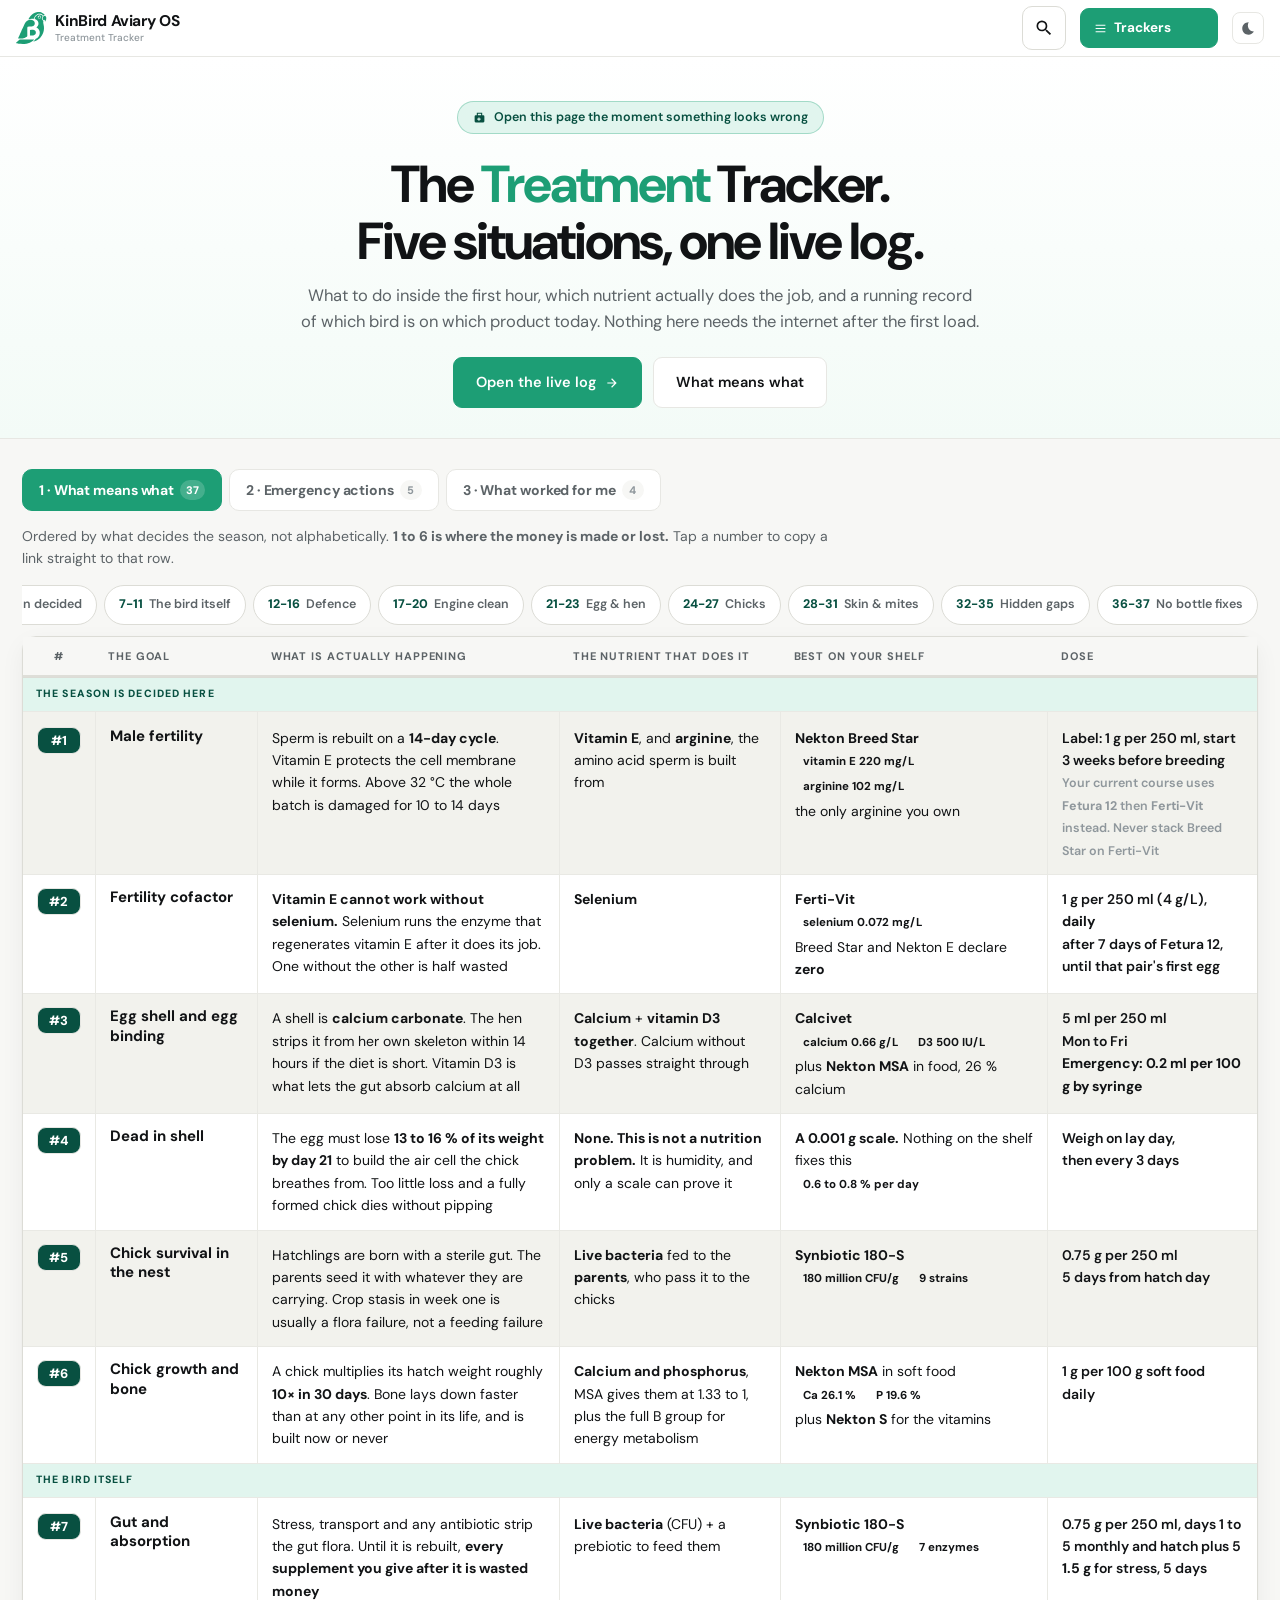
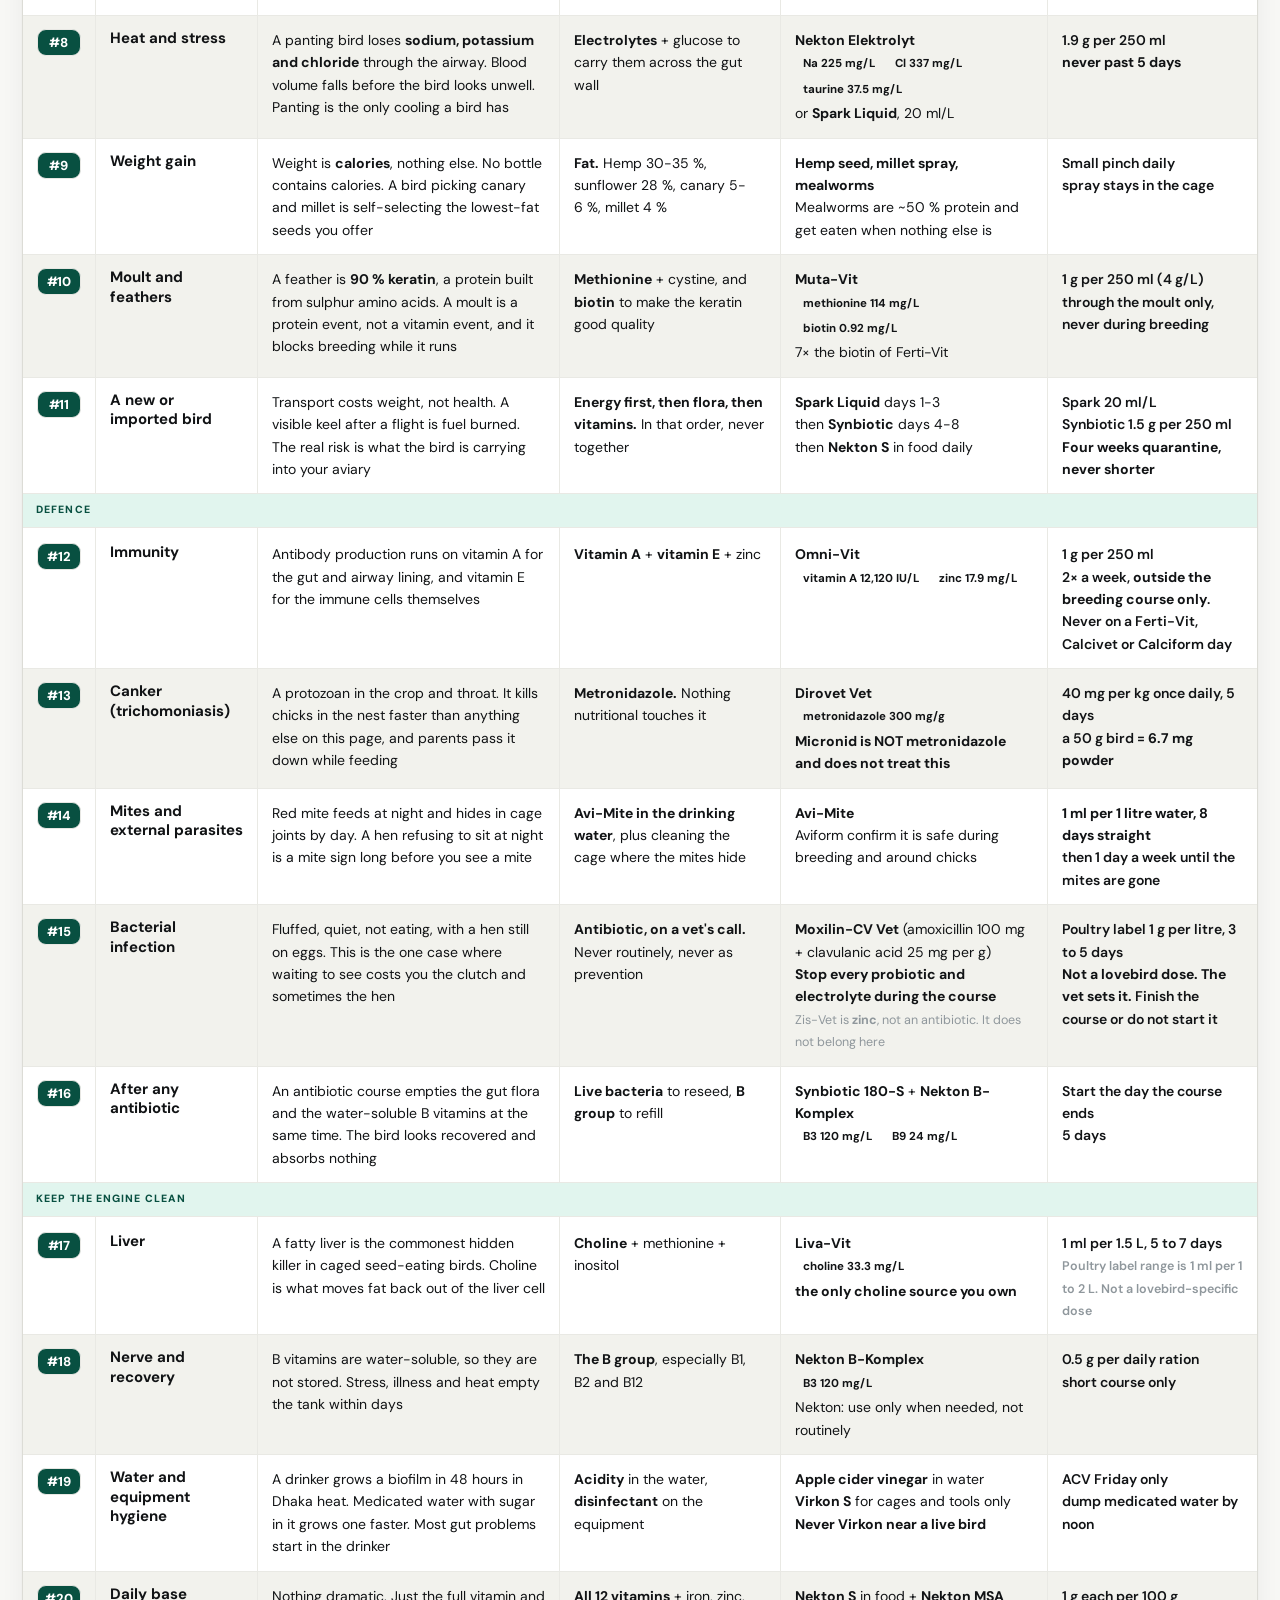
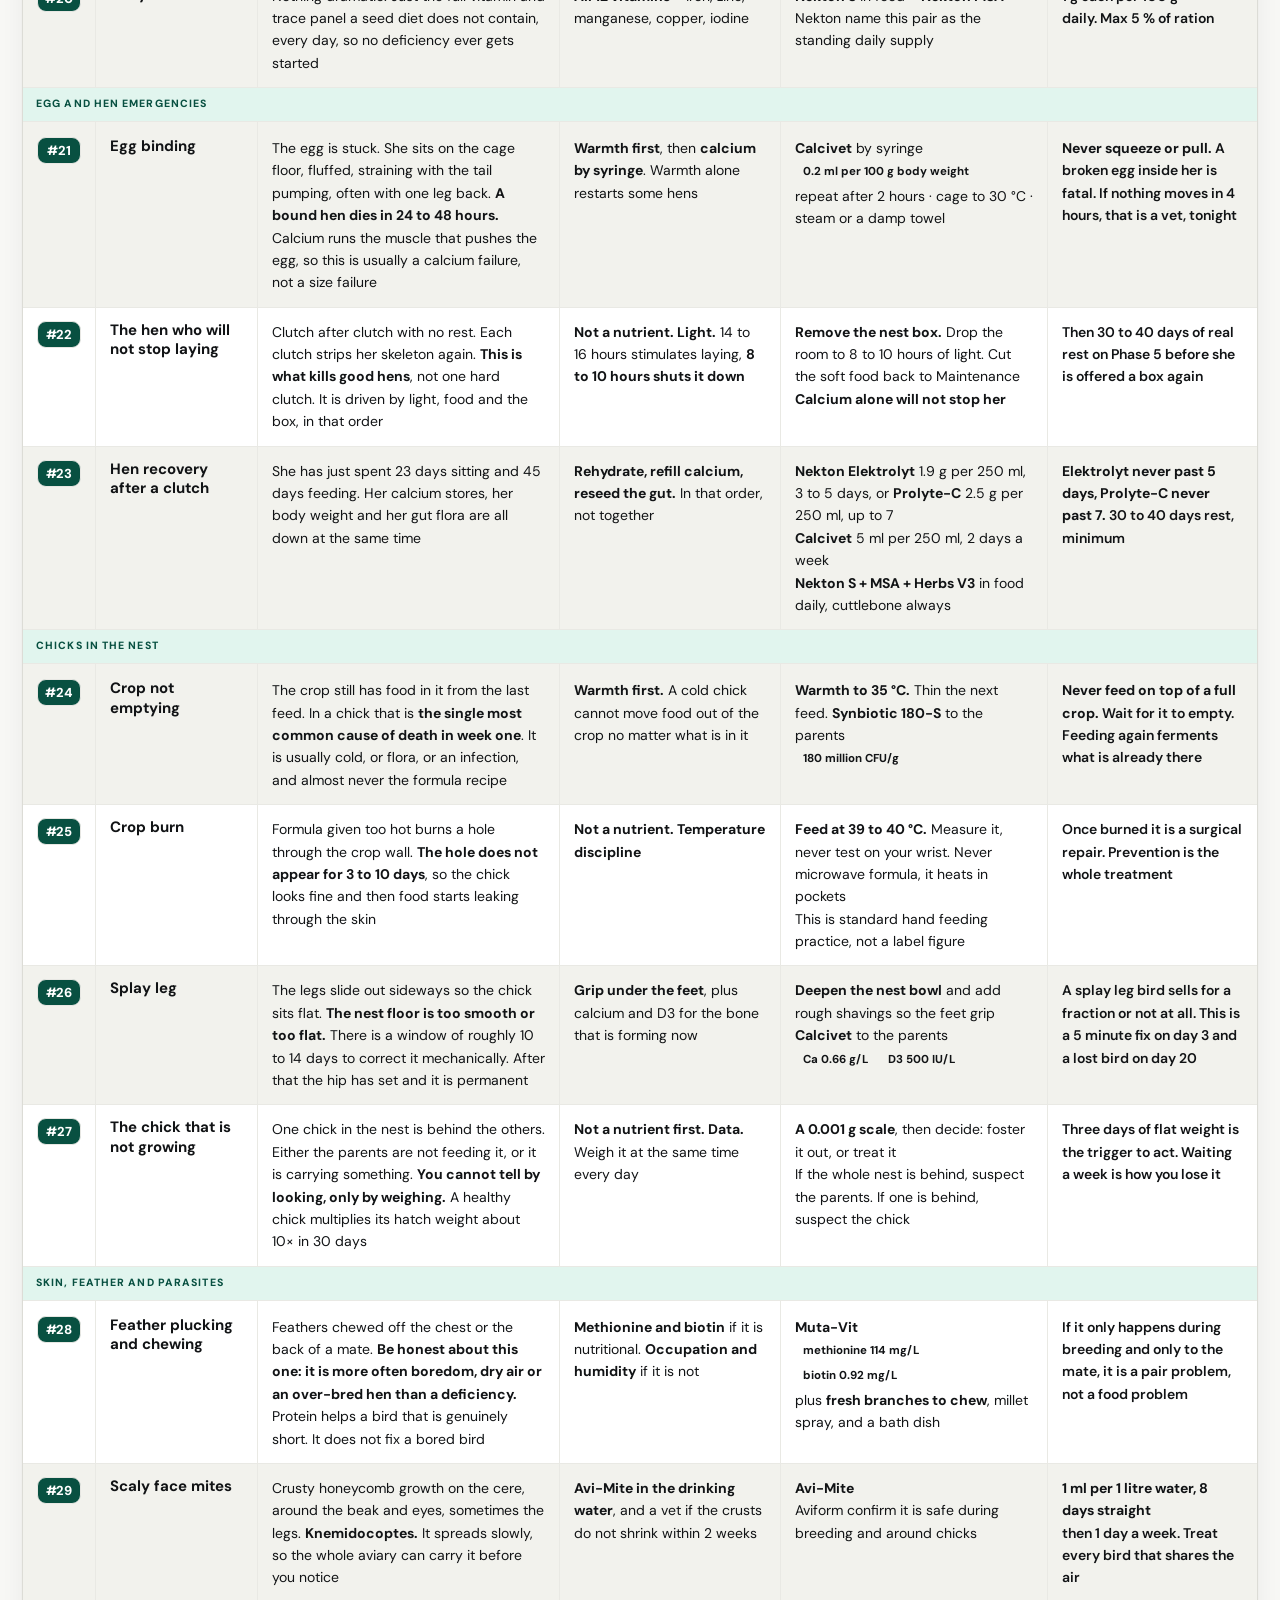
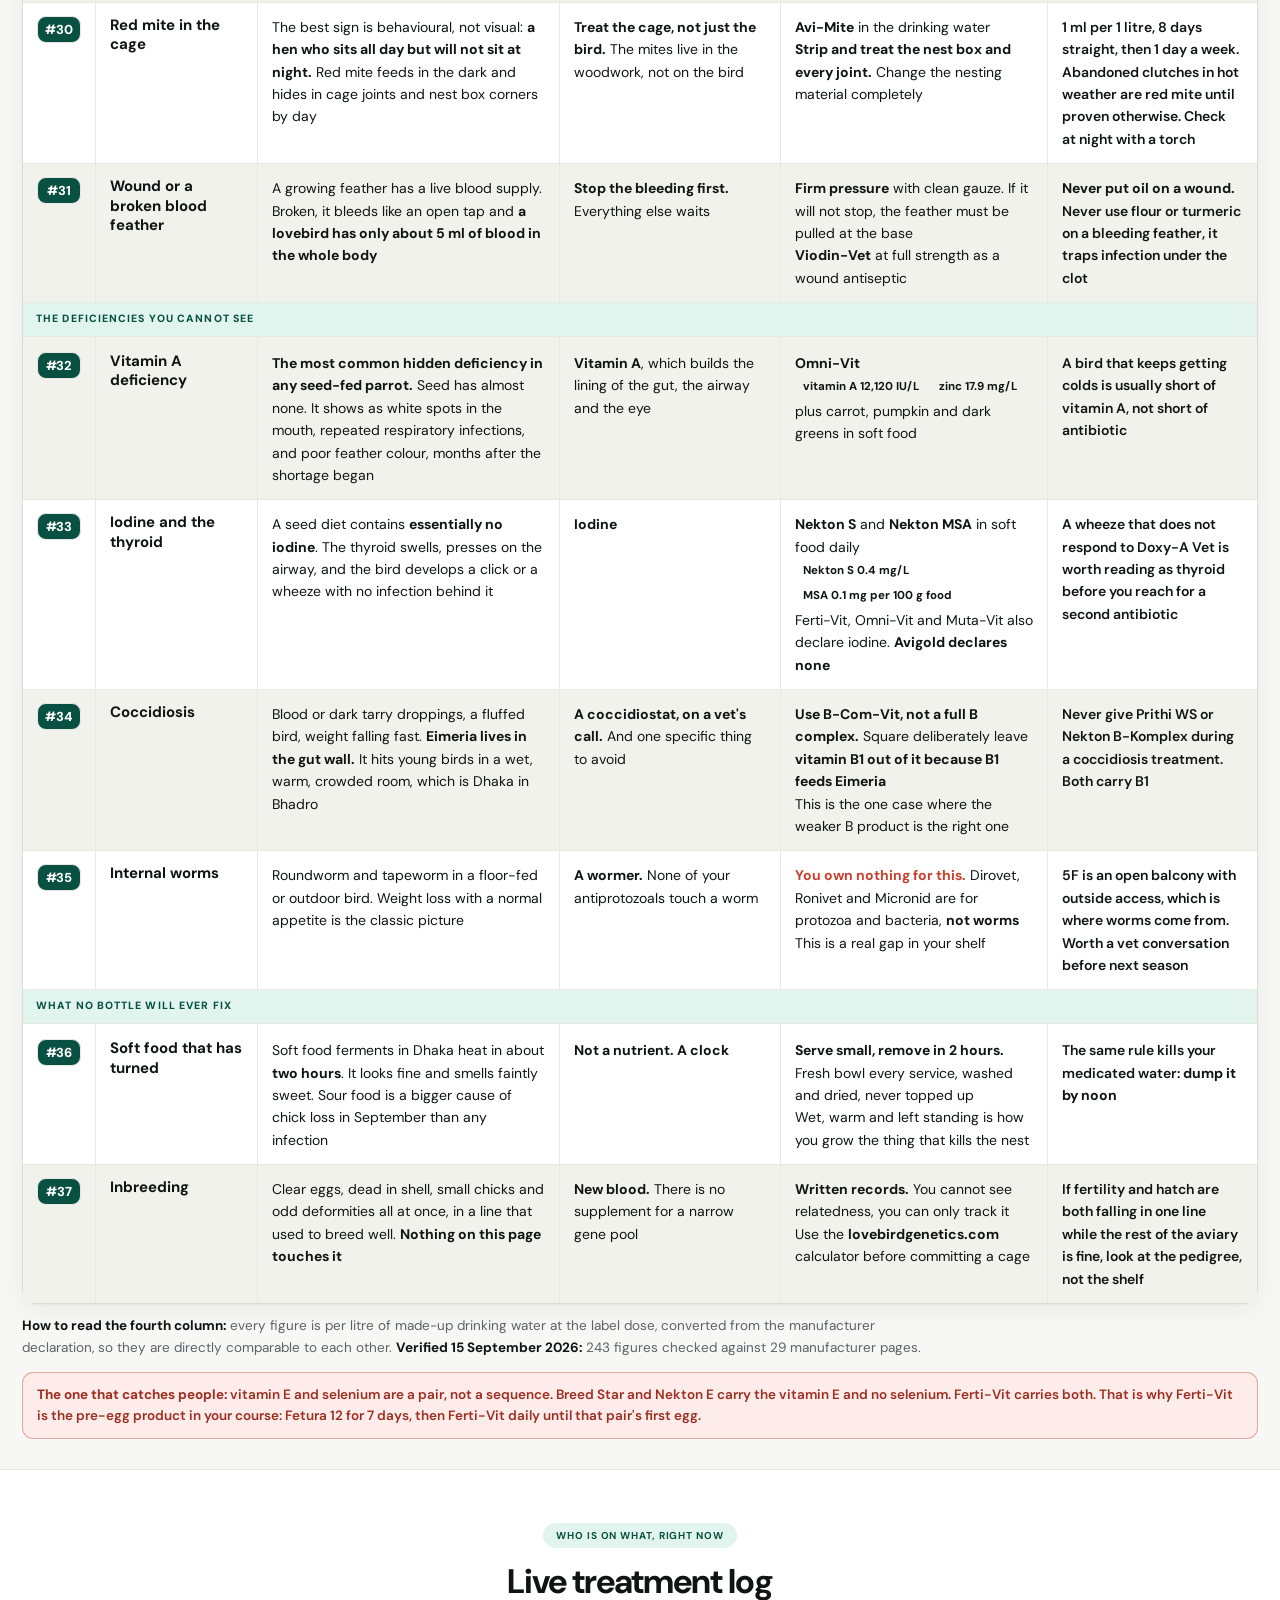
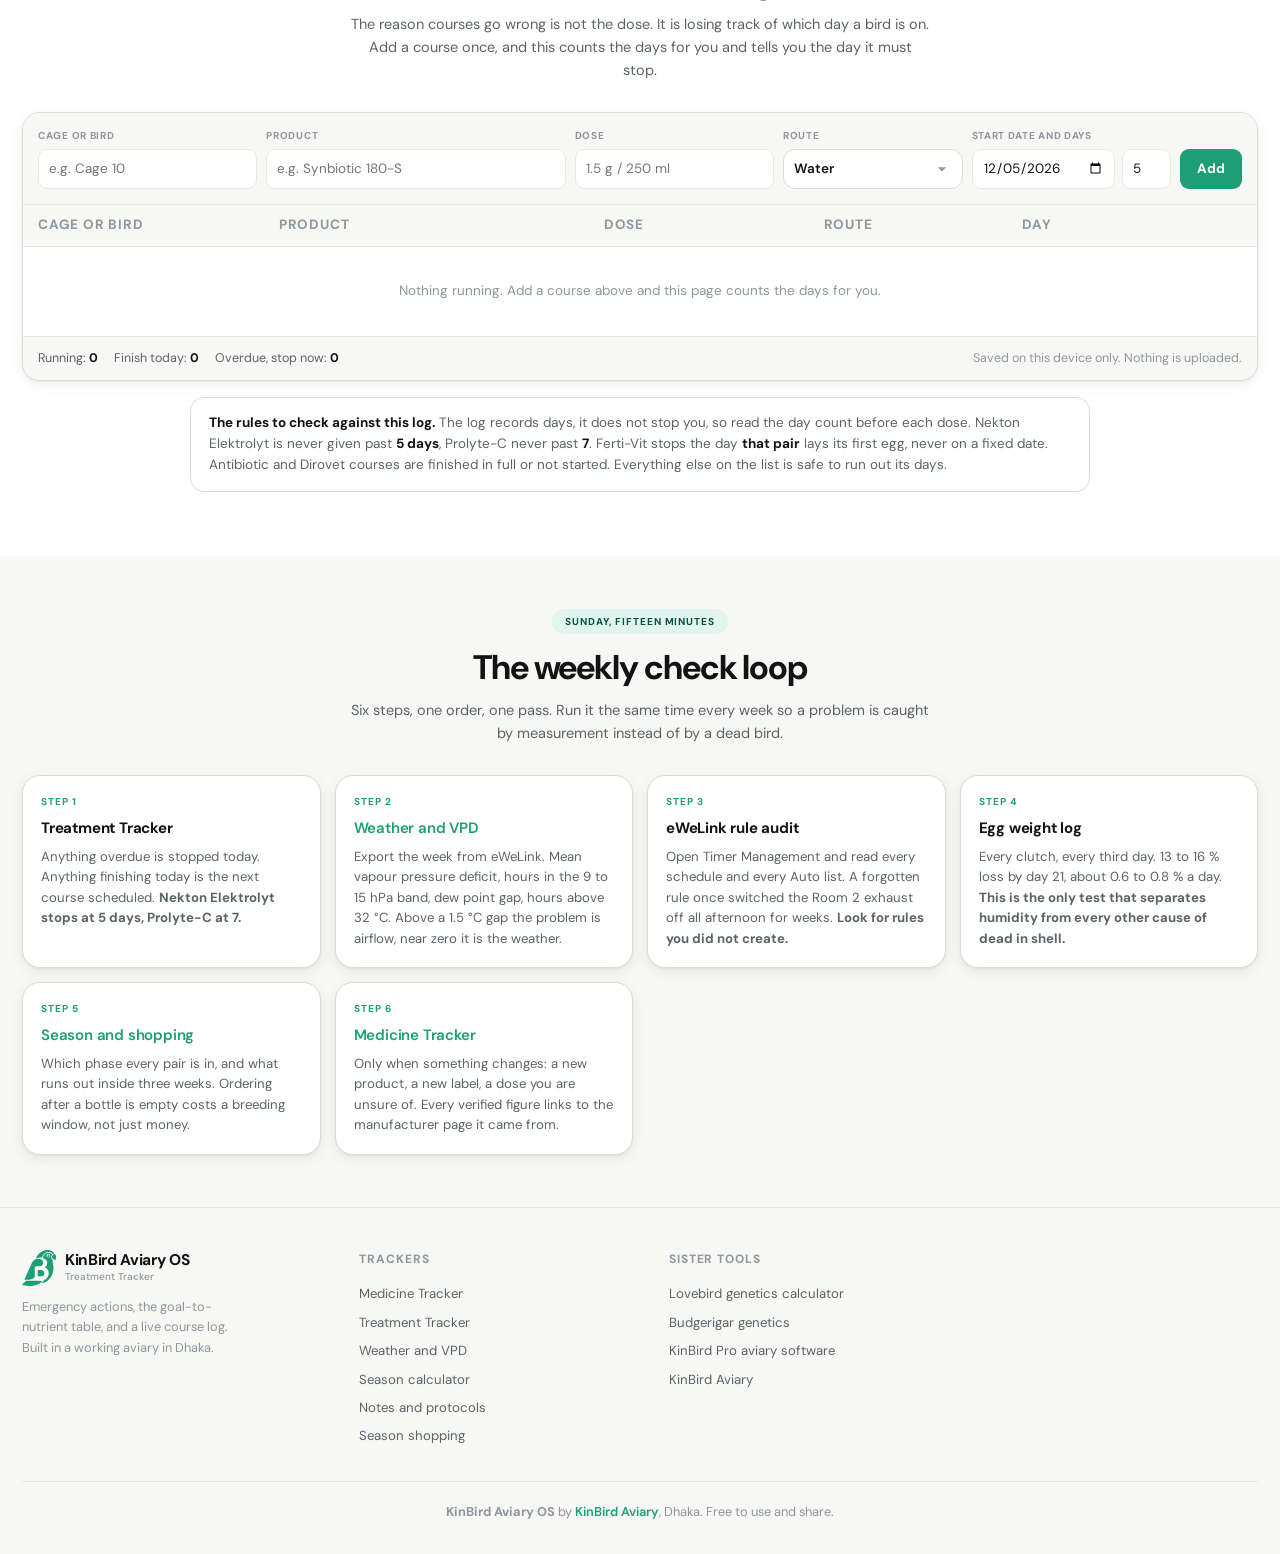
<file: treatment.html>
<!DOCTYPE html>
<html lang="en" data-theme="light">
<head>
<meta name="robots" content="noindex,nofollow,noarchive,nosnippet,noimageindex">
<meta name="googlebot" content="noindex,nofollow">
<meta name="bingbot" content="noindex,nofollow">
<script>try{var _t=localStorage.getItem("bmt-theme")||((window.matchMedia&&window.matchMedia("(prefers-color-scheme: dark)").matches)?"dark":"light");document.documentElement.setAttribute("data-theme",_t)}catch(e){}</script>
<meta charset="UTF-8">
<meta name="viewport" content="width=device-width, initial-scale=1">
<title>Treatment Tracker &middot; KinBird Aviary OS</title>
<meta name="description" content="Emergency actions, the goal-to-nutrient table, and a live log of which bird is on which product right now.">
<link rel="icon" type="image/svg+xml" href="data:image/svg+xml,%3Csvg%20xmlns%3D%22http%3A%2F%2Fwww.w3.org%2F2000%2Fsvg%22%20viewBox%3D%22-20%20-20%20555%20583%22%3E%3Cg%20fill%3D%22%231d9e75%22%3E%3Cg%20transform%3D%22translate%289775.001%20-498.755%29%22%3E%3Cpath%20d%3D%22M36.511%2C2.159A59.615%2C59.615%2C0%2C0%2C1%2C50.688%2C19.592l1.714%2C2.9c3.931%2C7.731%2C4.625%2C14.839%2C4.671%2C23.365l.022%2C3.062c-.286%2C14.7-5.636%2C25.13-15.637%2C35.772-5.523%2C5.165-11.681%2C8.613-18.635%2C11.524l-2.779%2C1.222C13.927%2C99.046%2C8%2C98.815%2C1.7%2C98.775q-4.236.018-8.472.041-6.638.018-13.274-.01c-4.289-.017-8.577.009-12.866.041l-3.948-.054a42.175%2C42.175%2C0%2C0%2C0-25.067%2C7.873c-5.294%2C6.065-8.295%2C11.653-8.225%2C19.782.007%2C1.209.014%2C2.418.021%2C3.664l.041%2C4.019q.028%2C4.345.055%2C8.69c.005.763.011%2C1.526.017%2C2.312q.06%2C8.4.065%2C16.8c0%2C.814%2C0%2C1.628%2C0%2C2.466q0%2C5.036.008%2C10.072.01%2C14.279.124%2C28.557.107%2C11.348.071%2C22.694c-.012%2C4%2C0%2C8%2C.063%2C12%2C.407%2C26.251.407%2C26.251-4.332%2C32.5a38.706%2C38.706%2C0%2C0%2C1-9.968%2C7.11q-1.981%2C1.443-3.936%2C2.921a152.576%2C152.576%2C0%2C0%2C1-28.571%2C13.333l-3.683%2C1.338c-19.353%2C6.508-40.4%2C8.16-60.693%2C8.063l-4.006-.005q-6.262-.01-12.525-.036l-8.551-.016q-10.418-.019-20.837-.057a116.469%2C116.469%2C0%2C0%2C1%2C4.884-12.825l1.485-3.265%2C1.54-3.356%2C1.5-3.3c2.446-5.358%2C4.958-10.663%2C7.626-15.914a110.079%2C110.079%2C0%2C0%2C0%2C5.533-12.93%2C114.871%2C114.871%2C0%2C0%2C1%2C8.156-16.983%2C77.4%2C77.4%2C0%2C0%2C0%2C4.262-9.956c3.59-9.5%2C7.885-18.641%2C12.2-27.831q3.722-7.936%2C7.413-15.887l1.5-3.222q6.585-14.138%2C12.983-28.36Q-144.558%2C120-131.049%2C91.117q4.04-8.679%2C8.039-17.376%2C2.48-5.387%2C4.981-10.764%2C1.148-2.481%2C2.285-4.968C-108.757%2C42.72-100.5%2C29.336-88.631%2C17.27l2.671-2.717C-54.3-15.756.1-23.748%2C36.511%2C2.159Z%22%20transform%3D%22translate%28-9513.381%20644.308%29%22%2F%3E%0A%3Cpath%20d%3D%22M19.963%2C1.853C30.5%2C10.1%2C30.5%2C10.1%2C32.7%2C14.61c.047%2C3.471-1.528%2C4.953-3.669%2C7.633C19.789%2C35%2C18.146%2C47.961%2C19.963%2C63.386c2.783%2C12.351%2C9.5%2C23.477%2C20.317%2C30.331l4.063%2C2.177-.467%2C2.213c-4.509%2C21.854-2.278%2C39.844%2C3.444%2C61.258%2C12.169%2C45.738%2C10.734%2C88.721-4.138%2C133.9l-.973%2C3.027C30.272%2C332.963%2C11.241%2C363.8-14.867%2C391.946l-2.027%2C2.258c-24.418%2C26-65.291%2C49.483-101.55%2C51.274-1.852.015-3.705-.045-5.556-.127%2C4.023-4.1%2C8.181-7.945%2C12.481-11.755%2C8.231-7.454%2C15.747-15.385%2C20.753-25.4%2C2.154-4.1%2C3.843-5.723%2C8.395-7.211%2C25.917-9.536%2C44.123-32.748%2C55.578-56.83l1.478-3.3%2C1.333-2.97c10.06-24.847%2C9.333-53.16-.711-77.75C-34.181%2C238.3-51.471%2C222.4-72.028%2C211.054l-2.05-1.383v-2.322A38.156%2C38.156%2C0%2C0%2C1-69.8%2C204.01c15.012-10.8%2C26.114-26.57%2C30.027-44.943%2C2.834-21.539.144-39.822-12.3-57.932C-65.9%2C83.354-83.807%2C74.872-104.263%2C66.869c1.673-18.488%2C9.121-33.409%2C20.9-47.6l1.533-2.045C-75.239%2C8.753-65%2C.916-55.5-3.952h4.644V-6.274C-26.752-15.349-1.489-12.621%2C19.963%2C1.853Z%22%20transform%3D%22translate%28-9354.948%20551.753%29%22%2F%3E%0A%3Cpath%20d%3D%22M11.848.025q3.64%2C0%2C7.28%2C0c6.563%2C0%2C13.124.058%2C19.686.131%2C6.867.065%2C13.734.071%2C20.6.084q19.49.049%2C38.978.223%2C22.195.175%2C44.39.227%2C45.642.164%2C91.282.526C218.7%2C33.867%2C164.295%2C53.652%2C133.06%2C65.066A210.4%2C210.4%2C0%2C0%2C1%2C104.723%2C72.6q-2.922.573-5.832%2C1.209c-17.429%2C3.8-34.484%2C4.476-52.253%2C4.461l-3.279.006A305.434%2C305.434%2C0%2C0%2C1%2C5.14%2C76.053c-3.434-.417-6.8-.737-10.256-.906-14.287-.769-27.906-3.861-41.778-7.179l-3-.715q-4.273-1.027-8.54-2.078l-2.6-.634A79.053%2C79.053%2C0%2C0%2C1-73.6%2C60.422a23.418%2C23.418%2C0%2C0%2C1%2C6.122-8.458l2.3-2.137%2C2.462-2.249%2C2.537-2.346q3.729-3.445%2C7.477-6.869l3.8-3.492q3.361-3.086%2C6.73-6.163%2C6.435-5.887%2C12.822-11.826%2C1.742-1.612%2C3.528-3.176a23.545%2C23.545%2C0%2C0%2C0%2C4.234-4.643C-12.119-1.581-1.35-.2%2C11.848.025Z%22%20transform%3D%22translate%28-9701.404%20963.385%29%22%2F%3E%0A%3Cpath%20d%3D%22M30.105.844%2C34.173%2C2.16c20.274%2C7.229%2C42.11%2C20.67%2C53.982%2C39.319v3.483l-3.138%2C1.147L80.9%2C47.647l-4.082%2C1.51a34.939%2C34.939%2C0%2C0%2C0-8.4%2C5.093c-3.535%2C0-4.682-1.2-7.256-3.628l-3.193-3.338C42.629%2C31.944%2C24.142%2C24.85%2C2.677%2C24.79c-14.671.195-26.8%2C1.63-39.909%2C8.562l-3.406%2C1.778C-69.241%2C50.9-85.366%2C76.508-94.47%2C107.166l-.812%2C2.812c-8.464.146-8.464.146-12.507-.57-23.938-3.774-50.764-1.06-72.944%2C8.865-2.785.993-2.785.993-6.268-.168%2C10.821-21.594%2C22.971-41.478%2C39.474-59.21l1.876-2.03C-119.069%2C28.4-86.205%2C9.961-48.842-.317L-46.4-1C-23.11-7.212%2C7.276-6.611%2C30.105.844Z%22%20transform%3D%22translate%28-9377.86%20504%29%22%2F%3E%0A%3Cpath%20d%3D%22M0%2C.073l29.315-.29%2C9.167-.128q3.662-.02%2C7.323-.035l3.734-.072C65.116-.46%2C77.693%2C5.024%2C89.106%2C15.456c8.221%2C8.565%2C10.959%2C18.555%2C11.029%2C30.041l.073%2C2.875c.081%2C12.727-4.607%2C22.654-13.1%2C32-8.355%2C8.068-19.863%2C13.9-31.622%2C13.869H51.7l-3.972-.018-3.655%2C0q-6.764-.009-13.529-.037L0%2C94.113Z%22%20transform%3D%22translate%28-9538.158%20801.985%29%22%2F%3E%0A%3Cpath%20d%3D%22M6.082.021C17.223%2C8.683%2C22.573%2C23.712%2C24.658%2C37.173%2C26.984%2C58.536%2C21.646%2C77.1%2C8.74%2C94.4a57.082%2C57.082%2C0%2C0%2C1-4.98%2C5.465H1.438l-.132-3.188C.852%2C88.26-.032%2C80.978-3.206%2C73.163L-4.367%2C69.68-6.7%2C71.245l-3.107%2C1.991-3.061%2C2c-3.671%2C1.667-5.147%2C1.542-8.912.249-6.388-4.259-9.521-9.378-12.771-16.254l-1.283-2.653C-39.243%2C46.239-38%2C34.622-33.464%2C24.91-26.339%2C12.469-15.627%2C4.821-1.995.416A26.825%2C26.825%2C0%2C0%2C1%2C6.082.021Z%22%20transform%3D%22translate%28-9285.339%20560.551%29%22%2F%3E%0A%3Cpath%20fill%3D%22%23f2f6f2%22%20d%3D%22M5.37.325c6.564%2C3.354%2C10.893%2C8.729%2C14.658%2C14.948%2C1.9%2C8.889%2C1.013%2C15.744-3.424%2C23.719a28.472%2C28.472%2C0%2C0%2C1-8.694%2C8.354l-3.048%2C2.1a32.938%2C32.938%2C0%2C0%2C1-22.349%2C0c-6.718-3.9-12.862-8.355-15.238-16.036-1.33-9.427-.891-17.473%2C4.7-25.388C-18.907-1.933-7.282-4.452%2C5.37.325Z%22%20transform%3D%22translate%28-9371.919%20559.667%29%22%2F%3E%0A%3Cpath%20d%3D%22M1.826.034C7.268-.4%2C11.171-.528%2C16.121%2C1.993l3.12%2C2.685L22%2C7c3.037%2C5.608%2C2.715%2C11.187%2C1.887%2C17.415-2.63%2C5.665-5.985%2C8.9-11.61%2C11.61-5.8.925-10.214.672-15.528-1.887-4.211-3.81-7.335-6.824-8.054-12.671a48.014%2C48.014%2C0%2C0%2C1%2C.363-8.662l2.322-2.322%2C1.814%2C2.975%2C2.83%2C2.83c5.057.049%2C5.057.049%2C9.288-2.322.623-5.522.623-5.522-1.741-10.231L1.826%2C2.356Z%22%20transform%3D%22translate%28-9384.412%20567.504%29%22%2F%3E%3C%2Fg%3E%3C%2Fg%3E%3C%2Fsvg%3E">
<link rel="manifest" href="manifest.json">
<meta name="theme-color" content="#1d9e75">
<link rel="preconnect" href="https://fonts.googleapis.com">
<link rel="preconnect" href="https://fonts.gstatic.com" crossorigin>
<link href="https://fonts.googleapis.com/css2?family=DM+Sans:opsz,wght@9..40,400;9..40,500;9..40,600;9..40,700&family=Hind+Siliguri:wght@400;600;700&display=swap" rel="stylesheet">
<style>

:root{
  --bg:#ffffff; --bg2:#f7f7f5; --mint:#e1f5ee; --mint2:#f3fbf7; --sand:#faeeda; --sky:#e6f1fb; --rose:#f4eefe;
  --ink:#111315; --ink2:#5c6367; --ink3:#8f979c;
  --green:#1d9e75; --gmid:#12855f; --gdeep:#085041; --line:#e7e7e3; --line2:#f0f0ed;
  --card:#ffffff; --shadow:0 1px 2px rgba(16,24,40,.04),0 8px 24px rgba(16,24,40,.05);
  --shadow2:0 24px 62px rgba(0,0,0,.10);
  --danger:#c0392b; --dangerbg:#fee2e2; --blue:#3b82f6; --amber:#b8790c; --amberbg:#fdf3e0; --purple:#7c3aed;
  --r:9px; --rl:14px; --rxl:18px;
}
[data-theme="dark"]{
  --bg:#0e1418; --bg2:#141b21; --mint:#10312a; --mint2:#0f1c1a; --sand:#2c2416; --sky:#12222f; --rose:#221a33;
  --ink:#eef2f4; --ink2:#a9b6bf; --ink3:#7b8892;
  --green:#2fbe8e; --gmid:#24a87a; --gdeep:#8fe3c4; --line:#222c34; --line2:#1a232a;
  --card:#151d24; --shadow:0 1px 2px rgba(0,0,0,.3),0 8px 24px rgba(0,0,0,.25);
  --shadow2:0 24px 62px rgba(0,0,0,.45);
  --danger:#ff6b5e; --dangerbg:#2a1512; --amber:#e0b872; --amberbg:#2a2114;
}
*{margin:0;padding:0;box-sizing:border-box;-webkit-tap-highlight-color:transparent}
html{scroll-behavior:smooth;scroll-padding-top:122px}
body{background:var(--bg);color:var(--ink);font-family:'DM Sans','Hind Siliguri',system-ui,sans-serif;line-height:1.55;-webkit-font-smoothing:antialiased;transition:background .25s,color .25s}
.wrap{max-width:1366px;margin:0 auto;padding:0 22px}
a{color:inherit}

/* ---------- topbar ---------- */
.topbar{position:sticky;top:0;z-index:90;background:color-mix(in srgb,var(--bg) 90%,transparent);backdrop-filter:blur(16px);border-bottom:1px solid var(--line)}
.topbar .wrap{display:flex;align-items:center;gap:14px;height:56px}
.brand{display:flex;align-items:center;gap:9px;font-weight:700;font-size:15.5px;letter-spacing:-.35px;text-decoration:none;flex-shrink:0}
.bname{display:block;line-height:1.15}
.bname small{display:block;font-size:10px;font-weight:500;color:var(--ink3);letter-spacing:0;margin-top:1px}
.mark{width:28px;height:28px;border-radius:8px;background:linear-gradient(150deg,var(--green),var(--gmid));display:grid;place-items:center;flex-shrink:0}
.mark svg{width:16px;height:16px;fill:#fff}
.tbtn{display:inline-flex;align-items:center;justify-content:center;background:var(--card);border:1px solid var(--line);color:var(--ink2);width:32px;height:32px;border-radius:8px;cursor:pointer;font-family:inherit;transition:.16s;flex-shrink:0}
.tbtn:hover{border-color:var(--green);color:var(--green)}
.tbtn svg{width:15px;height:15px;fill:currentColor}
.navlink{display:inline-flex;align-items:center;gap:6px;font-size:13.5px;font-weight:600;color:var(--ink2);text-decoration:none;padding:7px 12px;border-radius:8px;border:1px solid var(--line);background:var(--card);white-space:nowrap;transition:.16s;flex-shrink:0}
.navlink:hover{border-color:var(--green);color:var(--green)}
.navlink svg{width:13px;height:13px;fill:currentColor}
@media(max-width:640px){.navlink span{display:none}.navlink{padding:7px 9px}}
@media(max-width:560px){.brand span{display:none}}

/* ---------- hero ---------- */
.hero{background:linear-gradient(180deg,var(--bg) 0%,var(--mint2) 100%);border-bottom:1px solid var(--line);padding:44px 0 30px;text-align:center}
@media(max-width:640px){.hero{padding:30px 0 22px}}
.eyebrow{display:inline-flex;align-items:center;gap:8px;background:var(--mint);border:1px solid color-mix(in srgb,var(--green) 32%,transparent);color:var(--gdeep);padding:6px 15px;border-radius:99px;font-size:12.5px;font-weight:600;margin-bottom:22px}
.eyebrow svg{width:13px;height:13px;fill:currentColor}
h1{font-size:clamp(31px,5.4vw,52px);font-weight:700;letter-spacing:-.038em;line-height:1.08;max-width:19ch;margin:0 auto;text-wrap:balance}
@media(min-width:700px){h1{max-width:24ch}}
h1 em{font-style:normal;color:var(--green)}
.lead{color:var(--ink2);font-size:clamp(14.5px,2vw,16.5px);margin:14px auto 0;max-width:62ch;line-height:1.6}
.lead i{font-style:italic}
.ctarow{display:flex;gap:11px;justify-content:center;flex-wrap:wrap;margin-top:22px}
.btn{display:inline-flex;align-items:center;gap:9px;background:var(--green);color:#fff;border:1px solid var(--green);padding:13px 22px;border-radius:var(--r);font-size:14.5px;font-weight:600;font-family:inherit;text-decoration:none;cursor:pointer;transition:.16s}
.btn:hover{background:var(--gmid);border-color:var(--gmid);transform:translateY(-1px)}
[data-theme="dark"] .btn{color:#0e1418}
.btn svg{width:14px;height:14px;fill:currentColor}
.btn.sec{background:var(--card);color:var(--ink);border:1px solid var(--line)}
.btn.sec:hover{background:var(--card);border-color:var(--green);color:var(--green)}
.chips-trust{display:flex;justify-content:center;flex-wrap:wrap;gap:8px;margin-top:22px}
.tchip{display:inline-flex;align-items:center;gap:6px;background:var(--card);border:1px solid var(--line);color:var(--ink2);padding:6px 13px;border-radius:99px;font-size:12.5px;font-weight:500}
.tchip svg{width:12px;height:12px;fill:var(--green)}

/* ---------- stat strip ---------- */
.sgrid{display:grid;grid-template-columns:repeat(4,1fr);gap:12px;margin-top:26px;text-align:left}
@media(max-width:820px){.sgrid{grid-template-columns:repeat(2,1fr)}}
.scard{background:var(--card);border:1px solid var(--line);border-radius:var(--rl);padding:13px 15px;position:relative;overflow:hidden;box-shadow:var(--shadow);transition:.18s}
.scard:hover{transform:translateY(-2px);box-shadow:var(--shadow2)}
.scard::before{content:"";position:absolute;top:0;left:0;right:0;height:3px}
.sc-a::before{background:var(--green)}
.sc-b::before{background:var(--blue)}
.sc-c::before{background:#f0a02e}
.sc-d::before{background:var(--danger)}
.slabel{display:flex;align-items:center;gap:6px;font-size:9.5px;font-weight:700;letter-spacing:.75px;text-transform:uppercase;color:var(--ink3);margin-bottom:7px}
.slabel svg{width:12px;height:12px;fill:currentColor}
.snum{font-size:24px;font-weight:700;letter-spacing:-.035em;line-height:1;font-variant-numeric:tabular-nums}
.ssub{font-size:11.5px;color:var(--ink3);margin-top:5px}

/* ---------- search + view toggle ---------- */
.searchzone{position:sticky;top:56px;z-index:70;background:color-mix(in srgb,var(--bg) 94%,transparent);backdrop-filter:blur(16px);border-bottom:1px solid var(--line);padding:11px 0 10px}
.srow{display:flex;gap:12px;align-items:center}
/* search now lives in the topbar */
.sbox{position:relative;flex:1;max-width:560px;margin:0 auto}
.sbox svg.mag{position:absolute;left:12px;top:50%;transform:translateY(-50%);width:15px;height:15px;fill:var(--ink3);pointer-events:none}
#q{width:100%;background:var(--bg2);border:1px solid var(--line);color:var(--ink);padding:8px 34px 8px 34px;border-radius:9px;font-size:13.8px;font-family:inherit;outline:none;transition:.16s}
#q:hover{background:var(--card)}
#q:focus{background:var(--card);border-color:var(--green);box-shadow:0 0 0 3px color-mix(in srgb,var(--green) 12%,transparent)}
#q::placeholder{color:var(--ink3)}
#q::-webkit-search-cancel-button{display:none}
.clr{position:absolute;right:7px;top:50%;transform:translateY(-50%);background:var(--line2);border:0;color:var(--ink3);font-size:14px;cursor:pointer;width:20px;height:20px;border-radius:6px;display:none;place-items:center;font-family:inherit}
.clr.show{display:grid}
@media(max-width:760px){.sbox{display:none}}
.vtog{display:flex;background:var(--bg2);border:1px solid var(--line);border-radius:10px;padding:3px;gap:2px;flex-shrink:0}
.vbtn{display:inline-flex;align-items:center;gap:6px;background:transparent;border:0;color:var(--ink2);padding:8px 13px;border-radius:8px;font-size:13px;font-weight:600;font-family:inherit;cursor:pointer;transition:.16s;white-space:nowrap}
.vbtn svg{width:14px;height:14px;fill:currentColor}
.vbtn.on{background:var(--card);color:var(--green);box-shadow:var(--shadow)}
@media(max-width:640px){.vbtn span{display:none}.vbtn{padding:8px 11px}}
.fchips{display:flex;gap:7px;overflow-x:auto;padding-bottom:2px;scrollbar-width:none;justify-content:flex-start;flex:1;min-width:0}
.fchips::-webkit-scrollbar{display:none}
@media(min-width:900px){.fchips{justify-content:center;flex-wrap:wrap;overflow:visible}}
.vtog{flex-shrink:0}
.fchip{background:var(--card);border:1px solid var(--line);color:var(--ink2);padding:7px 14px;border-radius:99px;font-size:12.5px;font-weight:600;white-space:nowrap;cursor:pointer;transition:.16s;font-family:inherit}
.fchip:hover{border-color:var(--green);color:var(--green)}
.fchip.on{background:var(--gdeep);border-color:var(--gdeep);color:#fff}
[data-theme="dark"] .fchip.on{background:var(--green);border-color:var(--green);color:#0e1418}
.rcount{display:none}
.cpy{display:inline-flex;align-items:center;gap:5px;background:var(--bg2);border:1px solid var(--line);color:var(--ink3);font-size:9.5px;font-weight:700;letter-spacing:.5px;text-transform:uppercase;padding:3px 9px;border-radius:99px;cursor:pointer;font-family:inherit;transition:.16s;margin-top:8px;white-space:nowrap}
.cpy:hover{border-color:var(--green);color:var(--green);background:var(--card)}
.cpy.ok{background:var(--mint);border-color:var(--green);color:var(--gdeep)}
.cpy svg{width:10px;height:10px;fill:currentColor}
.gcpy{width:100%;justify-content:center;margin-top:0;padding:7px 8px;font-size:9.5px}
/* ---------- compare modal ---------- */
.cmod{position:fixed;inset:0;z-index:200;display:none;align-items:center;justify-content:center;padding:20px;background:rgba(10,16,20,.55);backdrop-filter:blur(4px)}
.cmod.open{display:flex}
.cbox{background:var(--bg);border:1px solid var(--line);border-radius:var(--rxl);max-width:1240px;width:100%;max-height:88vh;display:flex;flex-direction:column;box-shadow:var(--shadow2);overflow:hidden}
.chd{display:flex;align-items:flex-start;gap:14px;padding:20px 22px;border-bottom:1px solid var(--line);background:var(--mint2)}
.chd h3{font-size:18px;font-weight:700;letter-spacing:-.3px}
.chd p{font-size:12.8px;color:var(--ink2);margin-top:3px}
.cx{margin-left:auto;background:var(--card);border:1px solid var(--line);width:32px;height:32px;border-radius:9px;cursor:pointer;font-size:18px;color:var(--ink2);line-height:1;flex-shrink:0;font-family:inherit}
.cx:hover{border-color:var(--danger);color:var(--danger)}
.cbd{overflow:auto;padding:20px 22px}
.cwrap{border:1px solid var(--line);border-radius:var(--rl);overflow:hidden;min-width:520px}
.crow{display:grid;grid-template-columns:130px repeat(var(--cn),1fr);border-bottom:1px solid var(--line2)}
.crow:last-child{border-bottom:0}

/* while the header is stuck it sits at the top of the scroll box, not at the top of
   the rounded table, so a curve there looks wrong. os.js?v62 toggles .cstuck on scroll. */
.crow.chead.cstuck,
.crow.chead.cstuck>div:first-child,
.crow.chead.cstuck>div:last-child{border-top-left-radius:0;border-top-right-radius:0}
.crow>div{padding:11px 13px;font-size:12.8px;font-variant-numeric:tabular-nums}
.ck{font-weight:600;color:var(--ink2);background:var(--bg2)}
.chead{background:var(--gdeep);color:#fff}
.chead .ck{background:transparent;color:rgba(255,255,255,.7);font-size:10px;font-weight:700;letter-spacing:.8px;text-transform:uppercase}
.chead .cv{font-weight:700;font-size:13px}
.cbasis>div{font-size:11px;color:var(--ink3);background:var(--bg2)}
.cv b{color:var(--ink);font-weight:700}
.cv.win{background:color-mix(in srgb,var(--mint) 60%,var(--card))}
.cv.win b{color:var(--gdeep)}
.zero{color:var(--ink3)}
.crown{display:inline-block;font-size:8.5px;font-weight:700;letter-spacing:.5px;text-transform:uppercase;background:var(--green);color:#fff;padding:1px 6px;border-radius:99px;margin-left:6px;vertical-align:1px}
.chead .crown{background:rgba(255,255,255,.22)}
.cjob{font-size:12.5px;color:var(--ink3);margin:0 0 12px;line-height:1.55}
.cw{display:inline-block;font-size:9px;font-weight:700;color:var(--ink3);background:var(--bg2);border:1px solid var(--line);border-radius:4px;padding:0 4px;margin-left:6px;vertical-align:1px}
.chead .cw,.ctot .cw{border-color:transparent}
.cwin{background:var(--bg2);font-size:13px}
.cwin .cv{font-weight:700}
.cof{font-size:11px;color:var(--ink3);margin-left:2px;font-weight:600}
.crank{font-size:12px;color:var(--ink3);margin-top:9px;text-align:center;font-variant-numeric:tabular-nums}
.ctot{background:var(--bg2);font-size:14px}
.ctot .cv b{font-size:17px}
.cverdict{background:var(--mint);border:1px solid color-mix(in srgb,var(--green) 26%,transparent);border-radius:var(--rl);padding:15px 18px;margin-top:14px;font-size:13.5px;color:var(--ink2);line-height:1.6}
.cverdict b{color:var(--gdeep)}
.cnote{font-size:11.5px;color:var(--ink3);margin-top:12px;line-height:1.6}

.malt{margin-top:9px;padding-top:8px;border-top:1px dashed var(--line2);font-size:11.8px;color:var(--ink3);line-height:1.5}
.malt b{display:block;font-size:9px;font-weight:700;letter-spacing:.6px;text-transform:uppercase;color:var(--ink3);margin-bottom:3px}

/* ---------- sections ---------- */
section{padding:52px 0}
@media(max-width:640px){section{padding:38px 0}}
.sec-grey{background:var(--bg2)}
.sec-deep{background:linear-gradient(160deg,#0a5f47 0%,var(--gdeep) 70%);color:#fff}
[data-theme="dark"] .sec-deep{background:linear-gradient(160deg,#0c2a24 0%,#081c18 70%)}
.sec-deep .sub{color:rgba(255,255,255,.72)}
.head-blk{text-align:center;margin-bottom:30px}
.pill-lbl{display:inline-block;background:var(--mint);color:var(--gdeep);padding:5px 13px;border-radius:99px;font-size:10px;font-weight:700;letter-spacing:.9px;text-transform:uppercase;margin-bottom:14px}
.sec-deep .pill-lbl{background:rgba(255,255,255,.13);color:#fff}
h2{font-size:clamp(22px,3.5vw,34px);font-weight:700;letter-spacing:-.032em;line-height:1.16;max-width:19ch;margin:0 auto;text-wrap:balance}
@media(min-width:700px){h2{max-width:24ch}}
.sub{color:var(--ink2);font-size:14.5px;margin-top:11px;max-width:58ch;margin-left:auto;margin-right:auto;line-height:1.6}

/* ---------- alerts ---------- */
.alert{background:var(--dangerbg);border:1px solid color-mix(in srgb,var(--danger) 30%,transparent);border-radius:var(--rl);padding:18px 20px;max-width:900px;margin:0 auto 14px}
.alert h3{color:var(--danger);font-size:12px;font-weight:700;letter-spacing:.6px;text-transform:uppercase;margin-bottom:10px}
.alert ul{margin-left:17px;font-size:14px;color:var(--ink)}
.alert li{margin-bottom:5px}
.note{background:var(--card);border:1px solid var(--line);border-radius:var(--rl);padding:15px 18px;max-width:900px;margin:0 auto 12px;font-size:13.5px;color:var(--ink2)}
.note b{color:var(--ink)}
.note.warn{background:var(--amberbg);border-color:color-mix(in srgb,var(--amber) 34%,transparent)}
.note.warn b{color:var(--amber)}

/* ---------- verification badge ---------- */
.vb{display:inline-flex;align-items:center;gap:4px;font-size:9px;font-weight:700;letter-spacing:.5px;text-transform:uppercase;padding:2px 7px;border-radius:99px;text-decoration:none;white-space:nowrap}
.vb svg{width:9px;height:9px;fill:currentColor}
.vb.ok{background:var(--mint);color:var(--gdeep)}
.vb.no{background:var(--amberbg);color:var(--amber)}
.vb.house{background:var(--sky);color:#1e5fa8}
[data-theme="dark"] .vb.house{color:#8dc0f5}
.vb.ok:hover{background:var(--green);color:#fff}

/* ---------- table view ---------- */
.mtable{background:var(--card);border:1px solid var(--line);border-radius:var(--rxl);overflow:hidden;box-shadow:var(--shadow)}
.mrow{display:grid;grid-template-columns:236px 1fr 196px 1fr;gap:0;border-bottom:1px solid var(--line2);transition:background .14s}
.mrow:last-child{border-bottom:0}
.mrow:hover{background:var(--bg2)}
.mhead>div:last-child::after{content:" / alternatives";color:var(--ink3);opacity:.7}
.mhead{background:var(--bg2);font-size:10px;font-weight:700;letter-spacing:.8px;text-transform:uppercase;color:var(--ink3)}
.mhead>div{padding:11px 16px}
.mrow>div{padding:15px 16px}
.mrow.emerg{background:color-mix(in srgb,var(--dangerbg) 42%,var(--card))}
.mname{border-left:3px solid transparent;position:relative;padding-left:40px!important}
.rnum{position:absolute;left:13px;top:15px;width:22px;height:22px;border-radius:50%;background:var(--bg2);border:1px solid var(--line);color:var(--ink3);display:grid;place-items:center;font-size:10.5px;font-weight:700;font-variant-numeric:tabular-nums}
.btn2{display:grid;grid-template-columns:1fr 1fr;gap:6px;margin-top:8px}
.g2{display:grid;grid-template-columns:1fr 1fr;gap:7px;margin-top:11px}
.cmpb:hover{border-color:var(--blue);color:var(--blue)}
.mrow[data-brand="aviform"] .mname{border-left-color:#1d9e75}
.mrow[data-brand="nekton"] .mname{border-left-color:#8b5cf6}
.mrow[data-brand="vetafarm"] .mname{border-left-color:#3b82f6}
.mrow[data-brand="other"] .mname{border-left-color:#f0a02e}
.mrow[data-brand="versele"] .mname{border-left-color:#e0518a}
.mrow[data-brand="local"] .mname{border-left-color:#c8412f}
.mn{font-weight:700;font-size:14.5px;letter-spacing:-.2px}
.bpill{display:inline-block;font-size:9.5px;font-weight:700;letter-spacing:.5px;padding:2px 8px;border-radius:99px;margin:6px 5px 0 0;text-transform:uppercase}
.b-aviform{background:var(--mint);color:var(--gdeep)}
.b-nekton{background:var(--rose);color:var(--purple)}
.b-vetafarm{background:var(--sky);color:#1e5fa8}
.b-other{background:var(--sand);color:#8a5a08}
.b-versele{background:#fbe6ef;color:#b2245c}
[data-theme="dark"] .b-versele{background:#2e1622;color:#f0a7c5}
.b-local{background:#fdeae6;color:#9c2d1f}
[data-theme="dark"] .b-local{background:#2f1712;color:#f0ab9c}
[data-theme="dark"] .b-nekton{color:#c4a5fd}
[data-theme="dark"] .b-vetafarm{color:#8dc0f5}
[data-theme="dark"] .b-other{color:#e0b872}
.stock{display:block;font-size:10.5px;color:var(--ink3);margin-top:6px;font-weight:500}
.dose-line{padding:5px 0;border-bottom:1px dashed var(--line2);font-size:13.5px;font-variant-numeric:tabular-nums}
.dose-line:last-child{border-bottom:0}
.dose-line:first-child{padding-top:0}
.rtag{display:inline-block;background:var(--bg2);border:1px solid var(--line);color:var(--ink3);font-size:9.5px;font-weight:700;padding:1px 6px;border-radius:5px;margin-right:7px;letter-spacing:.4px}
.dose-line b{color:var(--green);font-weight:700}
.mwhen{font-size:13px;color:var(--ink)}
.mwhy{font-size:13px;color:var(--ink2)}
@media(max-width:900px){
  .mhead{display:none}
  .mrow{grid-template-columns:1fr;gap:0;padding:0;border-bottom:6px solid var(--bg2)}
  .mrow>div{padding:13px 16px;border-bottom:1px solid var(--line2)}
  .mrow>div:last-child{border-bottom:0}
  .mname{border-left:0;border-top:3px solid transparent;background:var(--bg2)}
  .mrow[data-brand="aviform"] .mname{border-top-color:#1d9e75}
  .mrow[data-brand="nekton"] .mname{border-top-color:#8b5cf6}
  .mrow[data-brand="vetafarm"] .mname{border-top-color:#3b82f6}
  .mrow[data-brand="other"] .mname{border-top-color:#f0a02e}
  .mrow[data-brand="versele"] .mname{border-top-color:#e0518a}
  .mrow[data-brand="local"] .mname{border-top-color:#c8412f}
  .mwhen::before{content:"WHEN · ";font-size:9.5px;font-weight:700;color:var(--ink3);letter-spacing:.5px}
  .mwhy::before{content:"WHY · ";font-size:9.5px;font-weight:700;color:var(--ink3);letter-spacing:.5px}
}

/* ---------- gallery view ---------- */
.gal{display:grid;grid-template-columns:repeat(4,1fr);gap:15px}
@media(max-width:1240px){.gal{grid-template-columns:repeat(3,1fr)}}
@media(max-width:820px){.gal{grid-template-columns:repeat(2,1fr)}}
@media(max-width:520px){.gal{grid-template-columns:1fr}}
.gcard{background:var(--card);border:1px solid var(--line);border-radius:var(--rxl);overflow:hidden;box-shadow:var(--shadow);transition:.2s;display:flex;flex-direction:column}
.gcard:hover{transform:translateY(-3px);box-shadow:var(--shadow2);border-color:color-mix(in srgb,var(--green) 40%,transparent)}
.gtop{position:relative;padding:26px 18px;display:grid;place-items:center;min-height:142px}
.gtop.t-aviform{background:linear-gradient(150deg,#d8f2e6,#eef9f3)}
.gtop.t-nekton{background:linear-gradient(150deg,#e5ddfa,#f3eefd)}
.gtop.t-vetafarm{background:linear-gradient(150deg,#d7e8fa,#eef4fc)}
.gtop.t-other{background:linear-gradient(150deg,#fae7cf,#fdf4e8)}
.gtop.t-versele{background:linear-gradient(150deg,#fbdae8,#fdeef4)}
.gtop.t-local{background:linear-gradient(150deg,#fbdcd4,#fdefeb)}
[data-theme="dark"] .gtop.t-aviform{background:linear-gradient(150deg,#0f2f26,#12251f)}
[data-theme="dark"] .gtop.t-nekton{background:linear-gradient(150deg,#231b38,#1b1729)}
[data-theme="dark"] .gtop.t-vetafarm{background:linear-gradient(150deg,#132535,#111d27)}
[data-theme="dark"] .gtop.t-other{background:linear-gradient(150deg,#2c2416,#211c13)}
[data-theme="dark"] .gtop.t-versele{background:linear-gradient(150deg,#2e1622,#24141c)}
[data-theme="dark"] .gtop.t-local{background:linear-gradient(150deg,#2f1712,#241310)}
.gnum{position:absolute;top:11px;left:11px;width:23px;height:23px;border-radius:50%;background:rgba(255,255,255,.72);color:#111315;display:grid;place-items:center;font-size:10.5px;font-weight:700;font-variant-numeric:tabular-nums}
[data-theme="dark"] .gnum{background:rgba(255,255,255,.14);color:#eef2f4}
.gflag{position:absolute;top:11px;right:11px}
.gmock{background:var(--card);border:1px solid var(--line);border-radius:11px;padding:13px 15px;width:100%;max-width:196px;text-align:left;box-shadow:0 2px 8px rgba(0,0,0,.06)}
.gmock .ml{font-size:8.5px;font-weight:700;letter-spacing:.9px;text-transform:uppercase;color:var(--ink3);margin-bottom:6px}
.gmock .mv{font-size:23px;font-weight:700;letter-spacing:-.035em;line-height:1.05;color:var(--green);font-variant-numeric:tabular-nums}
.gmock .mu{font-size:10.5px;color:var(--ink3);margin-top:4px}
.gmock .mbar{height:4px;border-radius:99px;background:var(--line2);margin-top:9px;overflow:hidden}
.gmock .mbar i{display:block;height:100%;background:var(--green);border-radius:99px}
.gbody{padding:16px 17px 18px;flex:1;display:flex;flex-direction:column}
.gbody h3{font-size:15px;font-weight:700;letter-spacing:-.25px;margin-bottom:5px}
.gmeta{display:flex;align-items:center;gap:6px;flex-wrap:wrap;margin-bottom:9px}
.gbody p{font-size:12.8px;color:var(--ink2);line-height:1.55}
.gwhen{font-size:11.8px;color:var(--ink3);margin-top:auto;padding-top:11px;border-top:1px solid var(--line2)}
.gwhen b{color:var(--ink2);font-weight:600}
.empty{text-align:center;padding:46px 20px;color:var(--ink3);font-size:14.5px}

/* ---------- emergency cards ---------- */
.egrid{display:grid;grid-template-columns:repeat(auto-fit,minmax(280px,1fr));gap:14px}
.ecard{background:var(--card);border:1px solid var(--line);border-radius:var(--rxl);padding:20px;box-shadow:var(--shadow);transition:.18s}
.ecard:hover{transform:translateY(-3px);border-color:var(--green);box-shadow:var(--shadow2)}
.eico{width:38px;height:38px;border-radius:11px;background:var(--dangerbg);display:grid;place-items:center;margin-bottom:12px;animation:idleFloat 5s ease-in-out infinite}
.ecard:nth-child(2) .eico{animation-delay:.45s}
.ecard:nth-child(3) .eico{animation-delay:.9s}
.ecard:nth-child(4) .eico{animation-delay:1.35s}
.ecard:nth-child(5) .eico{animation-delay:1.8s}
.ecard:hover .eico{animation:wiggle .5s ease-in-out}
@keyframes idleFloat{0%,100%{transform:translateY(0) rotate(0)}50%{transform:translateY(-5px) rotate(-3deg)}}
@keyframes wiggle{0%,100%{transform:rotate(0)}25%{transform:rotate(-8deg)}75%{transform:rotate(8deg)}}
.eico svg{width:19px;height:19px;fill:var(--danger)}
.ecard h3{font-size:15.5px;font-weight:700;letter-spacing:-.25px;margin-bottom:8px}
.ecard p{font-size:13.2px;color:var(--ink2)}
.ecard b{color:var(--ink)}
@media(prefers-reduced-motion:reduce){*{animation:none!important;transition:none!important}}

/* ---------- timeline ---------- */
.tl{max-width:920px;margin:0 auto;background:rgba(255,255,255,.05);border:1px solid rgba(255,255,255,.12);border-radius:var(--rxl);padding:6px 22px}
.tlrow{display:grid;grid-template-columns:142px 1fr;gap:18px;padding:15px 0;border-bottom:1px solid rgba(255,255,255,.11)}
.tlrow:last-child{border-bottom:0}
.tlday{font-weight:700;font-size:13.5px;color:#fff}
.tlday span{display:block;font-size:11px;font-weight:500;color:rgba(255,255,255,.58);margin-top:2px}
.tldose{font-size:13.5px;color:rgba(255,255,255,.92);font-variant-numeric:tabular-nums}
.tldose b{color:#8fe3c4}
.tldose em{display:block;font-style:normal;font-size:12.5px;color:rgba(255,255,255,.58);margin-top:3px}
@media(max-width:640px){.tlrow{grid-template-columns:1fr;gap:5px}}

/* ---------- cta ---------- */
.cta{background:var(--mint);border:1px solid color-mix(in srgb,var(--green) 22%,transparent);border-radius:var(--rxl);padding:40px 26px;text-align:center;max-width:820px;margin:0 auto;position:relative;overflow:hidden}
.cta::after{content:"";position:absolute;inset:auto 0 -60% 0;height:120%;background:radial-gradient(ellipse at 50% 100%,color-mix(in srgb,var(--green) 20%,transparent),transparent 62%);pointer-events:none}
.cta>*{position:relative;z-index:1}

/* ---------- footer ---------- */
footer{background:var(--bg2);border-top:1px solid var(--line);padding:42px 0 28px}
.fgrid{display:grid;grid-template-columns:1.1fr repeat(3,1fr);gap:30px;margin-bottom:30px}
@media(max-width:800px){.fgrid{grid-template-columns:1fr 1fr;gap:26px}}
.fbrand p{font-size:12.8px;color:var(--ink3);max-width:210px;margin-top:11px;line-height:1.6}
.fsoc{display:flex;gap:8px;margin-top:15px}
.fsoc a{width:34px;height:34px;border-radius:9px;border:1px solid var(--line);background:var(--card);display:grid;place-items:center;transition:.16s}
.fsoc a:hover{background:var(--green);border-color:var(--green)}
.fsoc svg{width:15px;height:15px;fill:var(--ink3);transition:.16s}
.fsoc a:hover svg{fill:#fff}
.fcol h4{font-size:10px;font-weight:700;letter-spacing:.9px;text-transform:uppercase;color:var(--ink3);margin-bottom:12px}
.fcol a{display:block;font-size:13.2px;color:var(--ink2);text-decoration:none;padding:4px 0;transition:.14s}
.fcol a:hover{color:var(--green)}
.fbot{border-top:1px solid var(--line);padding-top:20px;text-align:center}
.fbot p{font-size:12.8px;color:var(--ink3);max-width:64ch;margin:0 auto 8px}
.fbot a{color:var(--green);font-weight:600;text-decoration:none}
.fbot a:hover{text-decoration:underline}
.disclaim{font-size:11.5px;color:var(--ink3);max-width:74ch;margin:14px auto 0;line-height:1.65}

/* ---------- product media ---------- */
.gpic{width:100%;height:118px;display:grid;place-items:center;position:relative}
.gpic img{max-height:112px;max-width:82%;object-fit:contain;filter:drop-shadow(0 6px 14px rgba(0,0,0,.16));transition:transform .22s}
.gcard:hover .gpic img{transform:scale(1.06) rotate(-1.5deg)}
.gpic svg.ill{height:112px;width:auto;transition:transform .22s}
.gcard:hover .gpic svg.ill{transform:translateY(-4px) rotate(-2deg)}
.gdose{position:absolute;bottom:-6px;left:50%;transform:translateX(-50%);background:var(--card);border:1px solid var(--line);border-radius:99px;padding:4px 12px;box-shadow:0 3px 10px rgba(0,0,0,.10);white-space:nowrap}
.gdose b{font-size:13.5px;font-weight:700;color:var(--green);letter-spacing:-.02em;font-variant-numeric:tabular-nums}
.gdose span{font-size:10.5px;color:var(--ink3);margin-left:5px}
.gtop{padding:22px 18px 26px}
/* table thumb */
.mthumb{width:44px;height:44px;border-radius:10px;display:grid;place-items:center;float:left;margin:2px 11px 0 0;overflow:hidden}
.mthumb img{max-width:38px;max-height:40px;object-fit:contain}
.mthumb svg{height:36px;width:auto}
.t-aviform.mthumb{background:linear-gradient(150deg,#d8f2e6,#eef9f3)}
.t-nekton.mthumb{background:linear-gradient(150deg,#e5ddfa,#f3eefd)}
.t-vetafarm.mthumb{background:linear-gradient(150deg,#d7e8fa,#eef4fc)}
.t-other.mthumb{background:linear-gradient(150deg,#fae7cf,#fdf4e8)}
.t-versele.mthumb{background:linear-gradient(150deg,#fbdae8,#fdeef4)}
.t-local.mthumb{background:linear-gradient(150deg,#fbdcd4,#fdefeb)}
[data-theme="dark"] .t-aviform.mthumb{background:linear-gradient(150deg,#0f2f26,#12251f)}
[data-theme="dark"] .t-nekton.mthumb{background:linear-gradient(150deg,#231b38,#1b1729)}
[data-theme="dark"] .t-vetafarm.mthumb{background:linear-gradient(150deg,#132535,#111d27)}
[data-theme="dark"] .t-other.mthumb{background:linear-gradient(150deg,#2c2416,#211c13)}
[data-theme="dark"] .t-versele.mthumb{background:linear-gradient(150deg,#2e1622,#24141c)}
[data-theme="dark"] .t-local.mthumb{background:linear-gradient(150deg,#2f1712,#241310)}
.mnwrap{overflow:hidden}

/* ---------- compare table: sticky label column + width that scales with columns ---------- */
.cwrap{--ckw:138px;min-width:calc(var(--ckw) + (var(--cn) * 116px))}
.crow{grid-template-columns:var(--ckw) repeat(var(--cn),minmax(112px,1fr))}
.ck{position:sticky;left:0;z-index:2;background:var(--bg2)}
.chead .ck{background:var(--gdeep)}
[data-theme="dark"] .chead .ck{background:#0c3a2d}
.cbasis .ck,.cwin .ck,.ctot .ck{background:var(--bg2)}
.cbd{-webkit-overflow-scrolling:touch}
.cscroll{display:none;font-size:11px;color:var(--ink3);margin:0 0 9px;align-items:center;gap:6px}
@media(max-width:860px){.cscroll{display:flex}}
@media(max-width:700px){
  .cbd{padding:14px}
  .cwrap{--ckw:104px;min-width:calc(var(--ckw) + (var(--cn) * 104px))}
  .crow{grid-template-columns:var(--ckw) repeat(var(--cn),minmax(100px,1fr))}
  .crow>div{padding:9px 10px;font-size:11.5px}
  .chead .cv{font-size:12px}
  .cbox{max-height:92vh}
  .chd{padding:15px 16px}
  .chd h3{font-size:16px}
}
@media(max-width:480px){
  .cwrap{--ckw:92px;min-width:calc(var(--ckw) + (var(--cn) * 96px))}
  .crow{grid-template-columns:var(--ckw) repeat(var(--cn),minmax(94px,1fr))}
  .crow>div{padding:8px 8px;font-size:11px}
  .cmod{padding:8px}
}

/* ---------- dark mode contrast fixes: --gdeep flips light in dark theme ---------- */
[data-theme="dark"] .fchip.on{background:var(--gdeep);border-color:var(--gdeep);color:#06231c}
[data-theme="dark"] .chead{background:#0c3a2d;color:#eaf7f1}
[data-theme="dark"] .chead .ck{color:rgba(234,247,241,.72)}
[data-theme="dark"] .chead .cv{color:#eaf7f1}
[data-theme="dark"] .chead .crown{background:rgba(143,227,196,.26);color:#d8f5e9}
[data-theme="dark"] .cv.win{background:#123a2e}
[data-theme="dark"] .cv.win b,[data-theme="dark"] .ctot .cv.win b{color:#8fe3c4}
[data-theme="dark"] .cverdict{background:#10312a;border-color:rgba(47,190,142,.34);color:#c3d6cd}
[data-theme="dark"] .cverdict b{color:#8fe3c4}
[data-theme="dark"] .sec-deep{background:linear-gradient(160deg,#07362a 0%,#0b4a39 70%);color:#eaf7f1}
[data-theme="dark"] .band{background:#0c3a2d;color:#eaf7f1}

.cmine{background:var(--sand);border:1px solid color-mix(in srgb,#c47b12 26%,transparent);border-radius:var(--rl);padding:14px 17px;margin-top:10px;font-size:13.2px;color:var(--ink2);line-height:1.6}
.cmine b{color:#8a5a08}
[data-theme="dark"] .cmine{background:#2c2416;border-color:rgba(224,184,114,.3);color:#cbbfa8}
[data-theme="dark"] .cmine b{color:#e0b872}

.cdiv{background:var(--bg2);border-top:2px solid var(--line)}
.cdiv .ck{font-size:9.5px;font-weight:700;letter-spacing:.8px;text-transform:uppercase;color:var(--ink3)}
.cxtra>div{font-size:12px;padding:8px 13px}
.cxtra .ck{font-weight:500;color:var(--ink3)}
.cxtra .cv b{color:var(--ink2);font-weight:600}
.csrc .cv{font-weight:600;color:var(--ink2)}

/* ===== KinBird Aviary OS: today card, batch calculator, legibility floor ===== */
.dose-line{font-size:14px;line-height:1.55}
.mwhen,.mwhy{font-size:13px}
.malt,.ssub,.stock,.bpill,.vb{font-size:12px}
.kbcalc{display:inline-block;font-weight:700;font-size:12.5px;background:var(--mint);color:var(--gmid);border:1px solid color-mix(in srgb,var(--green) 30%,transparent);border-radius:6px;padding:1px 7px;margin-left:6px;font-variant-numeric:tabular-nums;white-space:nowrap}
[data-theme="dark"] .kbcalc{background:#11302a;color:var(--gdeep);border-color:rgba(47,190,142,.34)}
.todaywrap{border-bottom:1px solid var(--line);background:linear-gradient(165deg,var(--mint) 0%,var(--mint2) 60%,var(--bg) 100%);padding:20px 0 22px}
[data-theme="dark"] .todaywrap{background:linear-gradient(165deg,#11302a 0%,#0f2621 60%,var(--bg) 100%)}
.kbcard{background:var(--card);border:1px solid var(--line);border-radius:15px;padding:16px 17px;box-shadow:var(--shadow)}
.kbhead{display:flex;flex-wrap:wrap;gap:14px;align-items:flex-end;justify-content:space-between;margin-bottom:13px}
.kbeyebrow{font-size:12px;font-weight:700;text-transform:uppercase;letter-spacing:.7px;color:var(--ink3);margin-bottom:6px}
.kbsel{font-family:inherit;font-size:15px;font-weight:700;letter-spacing:-.3px;padding:7px 11px;border-radius:9px;border:1px solid var(--line);background:var(--bg2);color:var(--ink);max-width:100%}
.kbbatch{display:flex;gap:9px}
.kbbatch label{display:flex;flex-direction:column;gap:3px;font-size:11px;font-weight:700;text-transform:uppercase;letter-spacing:.5px;color:var(--ink3)}
.kbbatch input{width:104px;font-family:inherit;font-size:16px;font-weight:700;padding:7px 10px;border-radius:9px;border:1px solid var(--line);background:var(--bg2);color:var(--ink)}
.kbbatch input:focus{outline:2px solid var(--green);outline-offset:-1px}
.kblist{display:flex;flex-direction:column;gap:7px}
.kbrow{display:flex;gap:12px;align-items:center;justify-content:space-between;padding:10px 12px;border-radius:11px;background:var(--bg2);border:1px solid var(--line2);border-left:3px solid var(--line)}
.kbrow.due{border-left-color:var(--green)}
.kbrow.done{border-left-color:var(--ink3);opacity:.62}
.kbn{font-size:14.5px;font-weight:700;letter-spacing:-.2px}
.kbd{font-size:13px;color:var(--ink2);margin-top:1px}
.kbs{display:flex;align-items:center;gap:10px;flex-shrink:0}
.kbwhen{font-size:12px;font-weight:600;color:var(--ink3);white-space:nowrap}
.kbgive{font-family:inherit;font-size:13px;font-weight:700;padding:7px 14px;border-radius:9px;border:1px solid var(--green);background:var(--green);color:#fff;cursor:pointer;white-space:nowrap;transition:.15s}
[data-theme="dark"] .kbgive{color:#0e1418}
.kbrow.done .kbgive{background:transparent;color:var(--ink2);border-color:var(--line)}
.kbclash{background:#fdecea;border:1px solid color-mix(in srgb,#c8412f 45%,transparent);color:#c8412f;font-size:13.5px;font-weight:700;padding:10px 13px;border-radius:11px;margin-bottom:10px}
[data-theme="dark"] .kbclash{background:#2b1512;color:#e8776a}
@media(max-width:620px){.kbrow{flex-direction:column;align-items:stretch;gap:8px}.kbs{justify-content:space-between}.kbbatch input{width:100%}.kbbatch{width:100%}.kbbatch label{flex:1}}
.neverstrip{background:#fdecea;border:1px solid color-mix(in srgb,#c8412f 40%,transparent);color:#c8412f;border-radius:11px;padding:9px 13px;font-size:13px;font-weight:600;margin-bottom:14px;line-height:1.5}
[data-theme="dark"] .neverstrip{background:#2b1512;color:#e8776a}
.neverstrip b{font-weight:800;text-transform:uppercase;letter-spacing:.5px;font-size:11.5px;display:block;margin-bottom:2px}

/* ===== table view: a real grid, legible in both themes ===== */
:root{ --grid:#dedeD8; --stripe:#f2f2ed; }
[data-theme="dark"]{ --grid:#2e3a42; --stripe:#1c262e; }
.mtable{border-color:var(--grid)}
.mrow{border-bottom:1px solid var(--grid)}
.mrow>div{border-left:1px solid var(--grid)}
.mrow>div:first-child{border-left:0}
.mrow.mhead{background:var(--bg2);border-bottom:2px solid var(--grid)}
.mrow.mhead>div{border-left-color:var(--grid)}
.mrow:nth-of-type(even):not(.mhead):not(.emerg){background:var(--stripe)}
.mrow.emerg{background:color-mix(in srgb,var(--dangerbg) 42%,var(--card))}
.mrow:hover:not(.mhead){background:var(--bg2)}
@media(max-width:900px){
  .mrow>div{border-left:0}
  .mrow>div:not(:last-child){border-bottom:1px solid var(--grid)}
  .mrow:nth-of-type(even):not(.mhead):not(.emerg){background:transparent}
}

/* view toggle sits on the left, before the filter chips */
.srow .vtog{order:-1;margin-right:2px}
.srow .fchips{justify-content:flex-start}
@media(max-width:640px){.srow{flex-wrap:wrap}.srow .vtog{order:-1}}

/* badge: icon only, half the footprint. Hover or tap for the meaning. */
.vb{font-size:0!important;padding:2px 5px!important;gap:0!important;line-height:0!important;vertical-align:middle}
.vb svg{width:11px!important;height:11px!important;margin:0!important}

/* header row stays put while the list scrolls, under the 56px topbar */
@media(min-width:901px){
  .mtable{overflow:visible}
  .mrow.mhead{position:sticky;top:56px;z-index:40;background:var(--bg2);box-shadow:0 1px 0 var(--grid)}
}

/* header row parks under the sticky filter bar, not behind it */
@media(min-width:901px){
  .mtable{overflow:visible}
  .mrow.mhead{position:sticky;top:calc(var(--stickTop,117px) - 2px);z-index:40;background:var(--bg2);box-shadow:0 1px 0 var(--grid)}
}
/* Copy and Compare: icon only, so they stop clipping in the 236px product column */
.mnwrap{overflow:visible}
.btn2{display:flex!important;gap:6px;margin-top:8px}
.cpy{font-size:0!important;gap:0!important;letter-spacing:0!important;width:30px;height:26px;padding:0!important;justify-content:center;margin-top:0!important;flex:0 0 auto}
.cpy svg{width:13px!important;height:13px!important}
.cpy:hover{border-color:var(--green);color:var(--green)}

/* .b-local per Ayaan's spec */
.b-local{background:#fdeae6;color:#9c2d1f;font-size:9px!important}
[data-theme="dark"] .b-local{background:#2f1712;color:#f0ab9c;font-size:9px!important}

/* ---- fix: rounded corners survive overflow:visible, and nothing shows through a sticky bar ---- */
@media(min-width:901px){
  .mtable{overflow:visible;border-radius:var(--rxl)}
  .mrow{overflow:hidden}                                   /* each row clips itself instead */
  .mrow.mhead{border-radius:var(--rxl) var(--rxl) 0 0;z-index:60}
  .mrow:last-child{border-radius:0 0 var(--rxl) var(--rxl);border-bottom:0}
}
/* every sticky surface fully opaque: no blur, nothing readable behind it */
.topbar{background:var(--bg)!important;backdrop-filter:none!important}
.searchzone{background:var(--bg)!important;backdrop-filter:none!important}
.mrow.mhead{background:var(--bg2)!important}
.mrow.mhead>div{background:var(--bg2)}

/* ================= MOBILE: read it at dusk, tap it with wet hands ================= */
@media(max-width:900px){
  /* legibility floor. 285 elements were under 11px */
  .rtag{font-size:12px!important;padding:2px 8px}
  .rnum{font-size:12px!important}
  .gnum{font-size:12px!important}
  .malt b{font-size:11.5px!important}
  .bpill{font-size:11px}
  .pill-lbl{font-size:12px!important}
  .mtable h4,.mcard h4{font-size:12px!important}
  .bname small{font-size:11px}
  .dose-line{font-size:15px;line-height:1.6}
  .mwhen,.mwhy{font-size:14px}
  .malt{font-size:13px}
  .kbcalc{font-size:13px}

  /* tap targets: 44px is the guideline, nothing here was over 32 */
  .navlink{min-height:42px;padding:10px 12px}
  .tbtn{width:42px;height:42px}
  .tbtn svg{width:18px;height:18px}
  .fchip{min-height:42px;font-size:13.5px;padding:8px 14px}
  .vbtn{min-height:42px}
  .cpy{width:44px!important;height:38px!important}
  .cpy svg{width:16px!important;height:16px!important}
  .vb{padding:4px 8px!important}
  .vb svg{width:14px!important;height:14px!important}

  /* chips wrap instead of hiding behind a silent side-scroll */
  .fchips{flex-wrap:wrap;overflow-x:visible;justify-content:flex-start;row-gap:7px}
  .srow{flex-wrap:wrap;row-gap:9px}
  .searchzone{padding:10px 0 9px}

  /* the card layout gets room back */
  .wrap{padding:0 14px}
  .mrow>div{padding:14px 15px}
  .mname{padding-left:44px!important}
}
@media(max-width:420px){
  .fchip{font-size:13px;padding:8px 11px}
  .wrap{padding:0 12px}
}

/* last legibility pass: the gallery dose line was the smallest important text on the page */
.gdose{font-size:14px}
.gdose span{font-size:13px}
.fcol h4{font-size:12px}
@media(max-width:900px){
  .gdose{font-size:15px;line-height:1.6}
  .gdose span{font-size:13.5px}
  .fcol h4{font-size:12.5px}
}

/* mobile: toggle gets its own line, chips get the full width below it */
@media(max-width:900px){
  .srow{align-items:flex-start}
  .srow .vtog{order:-1;flex:0 0 auto;align-self:flex-start}
  .srow .fchips{flex:1 1 100%;order:1}
}

/* chips collapse to a native dropdown once they stop fitting in two lines */
.fsel{display:none}
@media(max-width:700px){
  .srow .fchips{display:none!important}
  .fsel{display:block;flex:1 1 100%;order:1;width:100%;
    font-family:inherit;font-size:16px;font-weight:600;   /* 16px stops iOS zooming on focus */
    padding:11px 12px;border-radius:10px;min-height:44px;
    border:1px solid var(--line);background:var(--bg2);color:var(--ink)}
  .fsel:focus{outline:2px solid var(--green);outline-offset:-1px}
}

/* ===== KC: breeding cycle block on the home page (all classes namespaced kc-) ===== */
.kcwrap{background:var(--bg2);border-bottom:1px solid var(--line);padding:26px 0 30px}
.kchead{display:flex;flex-wrap:wrap;align-items:flex-end;gap:12px 18px;margin-bottom:14px}
.kch2{font-size:clamp(19px,2.4vw,24px);font-weight:700;letter-spacing:-.6px}
.kcsub{font-size:14px;color:var(--ink2);max-width:820px;margin-top:4px;line-height:1.6}
.kcdate{display:flex;align-items:center;gap:9px;margin-left:auto}
.kcdate label{font-size:11.5px;font-weight:700;text-transform:uppercase;letter-spacing:.5px;color:var(--ink3)}
.kcdate input{font-family:inherit;font-size:16px;font-weight:600;padding:9px 12px;border-radius:9px;border:1px solid var(--line);background:var(--card);color:var(--ink)}
.kcpills{display:flex;flex-wrap:wrap;gap:8px;margin-bottom:16px}
.kcpill{display:inline-flex;align-items:center;gap:6px;font-size:13px;font-weight:600;padding:6px 12px;border-radius:99px;background:var(--card);border:1px solid var(--line);color:var(--ink2)}
.kcpill b{color:var(--ink)}
.kcpill.on{background:var(--green);border-color:var(--green);color:#fff}
[data-theme="dark"] .kcpill.on{color:#0e1418}
.kcgrid{display:grid;grid-template-columns:1fr 1fr;gap:16px;margin-top:6px}
@media(max-width:1000px){.kcgrid{grid-template-columns:1fr}}
.kctw{overflow-x:auto;border:1px solid var(--grid,#dedeD8);border-radius:14px;background:var(--card);box-shadow:var(--shadow)}
.kctw table{width:100%;border-collapse:collapse;font-size:14px;min-width:0}
.kctw th{background:var(--bg2);font-size:11.5px;font-weight:700;text-transform:uppercase;letter-spacing:.5px;color:var(--ink2);text-align:left;padding:11px 13px;border-bottom:2px solid var(--grid,#dedeD8);white-space:nowrap}
.kctw td{padding:11px 13px;border-bottom:1px solid var(--grid,#dedeD8);border-left:1px solid var(--grid,#dedeD8);vertical-align:top;font-size:14px}
.kctw td:first-child,.kctw th:first-child{border-left:0}
.kctw tr:last-child td{border-bottom:0}
.kctw tbody tr:nth-child(even){background:var(--stripe,#f2f2ed)}
.kctw tr.kcnow td{background:var(--mint)!important;font-weight:700}
[data-theme="dark"] .kctw tr.kcnow td{background:#11302a!important}
.kctw tr.kcpast td{opacity:.45}
.kctag{display:inline-block;font-size:11.5px;font-weight:700;padding:3px 8px;border-radius:6px;white-space:nowrap}
.kct-m{background:var(--sky);color:#2c6fae}
.kct-f{background:#fbeaf2;color:#a8437a}
.kct-b{background:var(--mint);color:var(--gmid)}
[data-theme="dark"] .kct-m{background:#132535;color:#8dc0f5}
[data-theme="dark"] .kct-f{background:#2e1622;color:#f0a7c5}
[data-theme="dark"] .kct-b{background:#11302a;color:#8fe3c4}
.kcnote{font-size:13.5px;color:var(--ink2);margin-top:11px;line-height:1.65;max-width:900px}
.kcnote b{color:var(--ink)}
.kcwarn{background:#fdecea;border:1px solid color-mix(in srgb,#c8412f 40%,transparent);color:#9c2d1f;border-radius:11px;padding:11px 14px;font-size:13.5px;font-weight:600;margin-top:12px;line-height:1.6}
[data-theme="dark"] .kcwarn{background:#2b1512;color:#e8776a}
.kcsec{margin-top:26px}
@media(max-width:900px){.kcdate{margin-left:0;width:100%}.kcdate input{flex:1}.kctw td,.kctw th{padding:12px 11px}}

/* KC tabs */
.kctabs{display:flex;gap:7px;margin:4px 0 14px;flex-wrap:wrap}
.kctab{font-family:inherit;font-size:14px;font-weight:700;letter-spacing:-.1px;padding:9px 16px;border-radius:10px;border:1px solid var(--line);background:var(--card);color:var(--ink2);cursor:pointer;transition:.15s;min-height:42px}
.kctab:hover{border-color:var(--green);color:var(--green)}
.kctab.on{background:var(--green);border-color:var(--green);color:#fff}
[data-theme="dark"] .kctab.on{color:#0e1418}
.kcpanel{display:none}
.kcpanel.on{display:block}
@media(max-width:640px){.kctabs{gap:6px}.kctab{flex:1 1 calc(50% - 3px);padding:10px 10px;font-size:13.5px}}

/* ===== compare popup: sticky header, visible grid, mobile ===== */
.cbd{overflow:auto;-webkit-overflow-scrolling:touch}
.cwrap{border-color:var(--grid,#dedeD8)!important;overflow:visible!important;position:relative}
.crow{border-bottom:1px solid var(--grid,#dedeD8)}
.crow>div+div{border-left:1px solid var(--grid,#dedeD8)}
.crow:nth-of-type(even):not(.chead){background:var(--stripe,#f2f2ed)}
.crow.chead{position:sticky;top:0;z-index:30;box-shadow:0 1px 0 var(--grid,#dedeD8)}
.crow.chead>div+div{border-left-color:rgba(255,255,255,.18)}
.ck{position:sticky;left:0;z-index:20;background:var(--bg2)}
.crow.chead .ck{z-index:40;background:#0c3a2d}
[data-theme="dark"] .crow.chead .ck{background:#0c3a2d}
.crow:nth-of-type(even):not(.chead) .ck{background:var(--stripe,#f2f2ed)}
.cv,.ck{padding:11px 13px}
@media(max-width:900px){
  .cbox{max-height:94vh;border-radius:14px}
  .cwrap{--ckw:112px;min-width:calc(var(--ckw) + (var(--cn) * 120px))}
  .cv{font-size:14px}
  .ck{font-size:12.5px!important}
  .crow.chead .ck{font-size:11px!important}
  .cverdict{font-size:14px;padding:14px 15px}
  .cx{width:42px;height:42px;font-size:26px}
  .chd h3{font-size:18px}
}
@media(max-width:560px){ .cwrap{--ckw:98px;min-width:calc(var(--ckw) + (var(--cn) * 112px))} }

/* ===== breeding cycle block: mobile ===== */
@media(max-width:900px){
  .kcwrap{padding:22px 0 26px}
  .kctw td,.kctw th{padding:13px 12px;font-size:14.5px}
  .kctw th{font-size:12px}
  .kcsub{font-size:14.5px}
  .kch2{font-size:20px}
  .kctag{font-size:12px;padding:4px 9px}
  .kcnote{font-size:14px}
  .kcwarn{font-size:14px}
}
@media(max-width:560px){
  .kctw table{min-width:440px}
  .kctab{flex:1 1 calc(50% - 3px)}
}

/* ===== compare popup: correct sticky position, real corners, full 1366px width ===== */
/* width matches the global .wrap */
.cbox{max-width:1366px!important}

/* the scroll container must have NO top padding, or the sticky header parks 20px down
   and rows scroll visibly through the gap. Spacing moves onto .cwrap instead. */
.cbd{padding:0 22px 20px!important}
.cwrap{margin-top:18px}
.crow.chead{top:0!important}

/* corners. overflow:hidden on .cwrap or .crow would kill the sticky first column,
   so the radius has to be painted by the elements themselves.
   THE ROW carries the dark green background (.chead{background:var(--gdeep)}), so
   rounding only the child cells left a square row background showing through the
   corner. Round the ROW and the corner CELLS. The row sits inside the wrapper's
   1.5px border, so its radius is 1.5px smaller or the arcs do not nest. */
.cwrap{overflow:visible!important;border-radius:var(--rl)}
:root{--rlin:calc(var(--rl) - 1.5px)}
.crow.chead{border-top-left-radius:var(--rlin);border-top-right-radius:var(--rlin)}
.crow.chead>div:first-child{border-top-left-radius:var(--rlin)}
.crow.chead>div:last-child{border-top-right-radius:var(--rlin)}
.crow:last-child{border-bottom-left-radius:var(--rlin);border-bottom-right-radius:var(--rlin)}
.crow:last-child>div:first-child{border-bottom-left-radius:var(--rlin)}
.crow:last-child>div:last-child{border-bottom-right-radius:var(--rlin)}
.crow:last-child{border-bottom:0}

@media(max-width:900px){
  .cbd{padding:0 14px 14px!important}
  .cwrap{margin-top:14px}
}

/* ===== treatment tracker ===== */
.tt{background:var(--card);border:1px solid var(--line);border-radius:var(--rxl);box-shadow:var(--shadow);overflow:hidden}
.ttform{display:grid;grid-template-columns:1.1fr 1.5fr 1fr .9fr 1fr auto;gap:9px;padding:15px;background:var(--bg2);border-bottom:1px solid var(--line);align-items:end}
.ttf label{display:block;font-size:10px;font-weight:700;letter-spacing:.7px;text-transform:uppercase;color:var(--ink3);margin-bottom:5px}
.ttf input,.ttf select{width:100%;font-family:inherit;font-size:13.5px;padding:9px 10px;border:1px solid var(--line);border-radius:9px;background:var(--card);color:var(--ink);min-height:40px}
.ttf input:focus,.ttf select:focus{outline:0;border-color:var(--green)}
.ttadd{font-family:inherit;font-size:13.5px;font-weight:700;color:#fff;background:var(--green);border:0;border-radius:9px;padding:0 17px;min-height:40px;cursor:pointer;white-space:nowrap;transition:.16s}
.ttadd:hover{background:var(--gmid)}
[data-theme="dark"] .ttadd{color:#0e1418}
.ttrow{display:grid;grid-template-columns:1.1fr 1.5fr 1fr .9fr 1fr auto;gap:9px;padding:13px 15px;border-bottom:1px solid var(--line2);align-items:center;font-size:13.5px}
.ttrow:last-child{border-bottom:0}
.tthd{background:var(--bg2);font-size:10px;font-weight:700;letter-spacing:.8px;text-transform:uppercase;color:var(--ink3);padding:10px 15px;border-bottom:1px solid var(--line)}
.ttrow b{font-weight:700}
.ttrow .sub2{display:block;font-size:11.8px;color:var(--ink3)}
.ttchip{display:inline-block;font-size:11px;font-weight:700;letter-spacing:.3px;padding:4px 9px;border-radius:99px;white-space:nowrap}
.ttchip.go{background:var(--mint);color:var(--gdeep)}
.ttchip.end{background:#fdf0dc;color:#8a5a10}
.ttchip.over{background:#fbe6e2;color:#a3301f}
[data-theme="dark"] .ttchip.end{background:#33280f;color:#e0a955}
[data-theme="dark"] .ttchip.over{background:#3a1d18;color:#e8776a}
.ttdel{background:0;border:0;cursor:pointer;color:var(--ink3);font-size:19px;line-height:1;padding:5px 8px;border-radius:7px}
.ttdel:hover{color:var(--bad);background:var(--bg2)}
.ttempty{padding:34px 20px;text-align:center;color:var(--ink3);font-size:13.5px}
.ttbar{display:flex;gap:16px;flex-wrap:wrap;padding:12px 15px;background:var(--bg2);border-top:1px solid var(--line);font-size:12.5px;color:var(--ink2)}
.ttbar b{color:var(--ink)}
@media(max-width:900px){
  .ttform,.ttrow{grid-template-columns:1fr 1fr;gap:8px}
  .ttadd{grid-column:1/-1}
  .ttrow{padding:14px 15px;row-gap:6px}
  .ttrow>*:nth-child(5){grid-column:1/-1}
  .tthd{display:none}
}
.corr{background:var(--dangerbg);border:1px solid color-mix(in srgb,var(--danger) 35%,transparent);border-left:4px solid var(--danger);border-radius:12px;padding:14px 17px;font-size:13.3px;color:var(--ink2);margin:0 auto 20px;max-width:980px}
.corr b{color:var(--ink)}
.corr .ctag{display:inline-block;background:var(--danger);color:#fff;font-size:9.5px;font-weight:700;letter-spacing:1px;text-transform:uppercase;padding:3px 8px;border-radius:5px;margin-right:8px;vertical-align:1px}
.wkgrid{display:grid;grid-template-columns:repeat(auto-fit,minmax(250px,1fr));gap:14px}
.wkc{background:var(--card);border:1px solid var(--line);border-radius:var(--rxl);padding:18px;box-shadow:var(--shadow)}
.wkc .n{font-size:10px;font-weight:700;letter-spacing:1px;text-transform:uppercase;color:var(--green);margin-bottom:7px}
.wkc h3{font-size:15px;font-weight:700;letter-spacing:-.2px;margin-bottom:7px}
.wkc p{font-size:13.2px;color:var(--ink2)}
.wkc a{color:var(--green);font-weight:600;text-decoration:none}

/* ===== trackers dropdown (shared across every page) ===== */
.navdd{position:relative;flex-shrink:0}
.navbtn{display:inline-flex;align-items:center;gap:7px;font-size:13.5px;font-weight:700;color:#fff;background:var(--green);border:1px solid var(--green);padding:8px 13px;border-radius:9px;cursor:pointer;white-space:nowrap;font-family:inherit;line-height:1.2;transition:.16s}
.navbtn:hover{background:var(--gmid);border-color:var(--gmid)}
[data-theme="dark"] .navbtn{color:#0e1418}
.navbtn svg{width:13px;height:13px;fill:currentColor}
.navbtn .cv{transition:transform .18s}
.navdd.open .navbtn .cv{transform:rotate(180deg)}
.navmenu{position:absolute;right:0;top:calc(100% + 8px);min-width:296px;background:var(--card);border:1px solid var(--line);border-radius:14px;box-shadow:0 14px 44px rgba(16,24,40,.18);padding:7px;display:none;z-index:300}
[data-theme="dark"] .navmenu{box-shadow:0 14px 44px rgba(0,0,0,.55)}
.navdd.open .navmenu{display:block}
.navmenu a{display:flex;align-items:center;gap:11px;padding:9px 11px;border-radius:9px;text-decoration:none;color:var(--ink);transition:.14s}
.navmenu a:hover{background:var(--mint2)}
.navmenu a.on{background:var(--mint)}
.nmi{width:30px;height:30px;border-radius:8px;background:var(--bg2);display:grid;place-items:center;flex-shrink:0}
.navmenu a.on .nmi{background:var(--card)}
.nmi svg{width:15px;height:15px;fill:var(--green)}
.nmt{font-size:13.5px;font-weight:700;line-height:1.3}
.nmt small{display:block;font-size:11.4px;font-weight:500;color:var(--ink3);letter-spacing:0}
.nmhd{font-size:9.5px;font-weight:700;letter-spacing:1px;text-transform:uppercase;color:var(--ink3);padding:9px 11px 5px}
.nmsep{height:1px;background:var(--line);margin:6px 4px}
@media(max-width:640px){.navmenu{min-width:min(300px,calc(100vw - 28px))}.navbtn{padding:8px 11px}}


.topbar .nav{overflow:visible!important}
.topbar .navdd{margin-left:auto}
.topbar .nav .navdd{margin-left:0}
</style>
<link rel="stylesheet" href="mobile.css?v62">
</head>
<body>

<div class="topbar"><div class="wrap">
  <a class="brand" href="index.html">
    <span class="mark"><svg class="kbbird" viewBox="0 0 514.85 542.908" aria-hidden="true"><g transform="translate(9775.001 -498.755)"><path d="M36.511,2.159A59.615,59.615,0,0,1,50.688,19.592l1.714,2.9c3.931,7.731,4.625,14.839,4.671,23.365l.022,3.062c-.286,14.7-5.636,25.13-15.637,35.772-5.523,5.165-11.681,8.613-18.635,11.524l-2.779,1.222C13.927,99.046,8,98.815,1.7,98.775q-4.236.018-8.472.041-6.638.018-13.274-.01c-4.289-.017-8.577.009-12.866.041l-3.948-.054a42.175,42.175,0,0,0-25.067,7.873c-5.294,6.065-8.295,11.653-8.225,19.782.007,1.209.014,2.418.021,3.664l.041,4.019q.028,4.345.055,8.69c.005.763.011,1.526.017,2.312q.06,8.4.065,16.8c0,.814,0,1.628,0,2.466q0,5.036.008,10.072.01,14.279.124,28.557.107,11.348.071,22.694c-.012,4,0,8,.063,12,.407,26.251.407,26.251-4.332,32.5a38.706,38.706,0,0,1-9.968,7.11q-1.981,1.443-3.936,2.921a152.576,152.576,0,0,1-28.571,13.333l-3.683,1.338c-19.353,6.508-40.4,8.16-60.693,8.063l-4.006-.005q-6.262-.01-12.525-.036l-8.551-.016q-10.418-.019-20.837-.057a116.469,116.469,0,0,1,4.884-12.825l1.485-3.265,1.54-3.356,1.5-3.3c2.446-5.358,4.958-10.663,7.626-15.914a110.079,110.079,0,0,0,5.533-12.93,114.871,114.871,0,0,1,8.156-16.983,77.4,77.4,0,0,0,4.262-9.956c3.59-9.5,7.885-18.641,12.2-27.831q3.722-7.936,7.413-15.887l1.5-3.222q6.585-14.138,12.983-28.36Q-144.558,120-131.049,91.117q4.04-8.679,8.039-17.376,2.48-5.387,4.981-10.764,1.148-2.481,2.285-4.968C-108.757,42.72-100.5,29.336-88.631,17.27l2.671-2.717C-54.3-15.756.1-23.748,36.511,2.159Z" transform="translate(-9513.381 644.308)"/>
<path d="M19.963,1.853C30.5,10.1,30.5,10.1,32.7,14.61c.047,3.471-1.528,4.953-3.669,7.633C19.789,35,18.146,47.961,19.963,63.386c2.783,12.351,9.5,23.477,20.317,30.331l4.063,2.177-.467,2.213c-4.509,21.854-2.278,39.844,3.444,61.258,12.169,45.738,10.734,88.721-4.138,133.9l-.973,3.027C30.272,332.963,11.241,363.8-14.867,391.946l-2.027,2.258c-24.418,26-65.291,49.483-101.55,51.274-1.852.015-3.705-.045-5.556-.127,4.023-4.1,8.181-7.945,12.481-11.755,8.231-7.454,15.747-15.385,20.753-25.4,2.154-4.1,3.843-5.723,8.395-7.211,25.917-9.536,44.123-32.748,55.578-56.83l1.478-3.3,1.333-2.97c10.06-24.847,9.333-53.16-.711-77.75C-34.181,238.3-51.471,222.4-72.028,211.054l-2.05-1.383v-2.322A38.156,38.156,0,0,1-69.8,204.01c15.012-10.8,26.114-26.57,30.027-44.943,2.834-21.539.144-39.822-12.3-57.932C-65.9,83.354-83.807,74.872-104.263,66.869c1.673-18.488,9.121-33.409,20.9-47.6l1.533-2.045C-75.239,8.753-65,.916-55.5-3.952h4.644V-6.274C-26.752-15.349-1.489-12.621,19.963,1.853Z" transform="translate(-9354.948 551.753)"/>
<path d="M11.848.025q3.64,0,7.28,0c6.563,0,13.124.058,19.686.131,6.867.065,13.734.071,20.6.084q19.49.049,38.978.223,22.195.175,44.39.227,45.642.164,91.282.526C218.7,33.867,164.295,53.652,133.06,65.066A210.4,210.4,0,0,1,104.723,72.6q-2.922.573-5.832,1.209c-17.429,3.8-34.484,4.476-52.253,4.461l-3.279.006A305.434,305.434,0,0,1,5.14,76.053c-3.434-.417-6.8-.737-10.256-.906-14.287-.769-27.906-3.861-41.778-7.179l-3-.715q-4.273-1.027-8.54-2.078l-2.6-.634A79.053,79.053,0,0,1-73.6,60.422a23.418,23.418,0,0,1,6.122-8.458l2.3-2.137,2.462-2.249,2.537-2.346q3.729-3.445,7.477-6.869l3.8-3.492q3.361-3.086,6.73-6.163,6.435-5.887,12.822-11.826,1.742-1.612,3.528-3.176a23.545,23.545,0,0,0,4.234-4.643C-12.119-1.581-1.35-.2,11.848.025Z" transform="translate(-9701.404 963.385)"/>
<path d="M30.105.844,34.173,2.16c20.274,7.229,42.11,20.67,53.982,39.319v3.483l-3.138,1.147L80.9,47.647l-4.082,1.51a34.939,34.939,0,0,0-8.4,5.093c-3.535,0-4.682-1.2-7.256-3.628l-3.193-3.338C42.629,31.944,24.142,24.85,2.677,24.79c-14.671.195-26.8,1.63-39.909,8.562l-3.406,1.778C-69.241,50.9-85.366,76.508-94.47,107.166l-.812,2.812c-8.464.146-8.464.146-12.507-.57-23.938-3.774-50.764-1.06-72.944,8.865-2.785.993-2.785.993-6.268-.168,10.821-21.594,22.971-41.478,39.474-59.21l1.876-2.03C-119.069,28.4-86.205,9.961-48.842-.317L-46.4-1C-23.11-7.212,7.276-6.611,30.105.844Z" transform="translate(-9377.86 504)"/>
<path d="M0,.073l29.315-.29,9.167-.128q3.662-.02,7.323-.035l3.734-.072C65.116-.46,77.693,5.024,89.106,15.456c8.221,8.565,10.959,18.555,11.029,30.041l.073,2.875c.081,12.727-4.607,22.654-13.1,32-8.355,8.068-19.863,13.9-31.622,13.869H51.7l-3.972-.018-3.655,0q-6.764-.009-13.529-.037L0,94.113Z" transform="translate(-9538.158 801.985)"/>
<path d="M6.082.021C17.223,8.683,22.573,23.712,24.658,37.173,26.984,58.536,21.646,77.1,8.74,94.4a57.082,57.082,0,0,1-4.98,5.465H1.438l-.132-3.188C.852,88.26-.032,80.978-3.206,73.163L-4.367,69.68-6.7,71.245l-3.107,1.991-3.061,2c-3.671,1.667-5.147,1.542-8.912.249-6.388-4.259-9.521-9.378-12.771-16.254l-1.283-2.653C-39.243,46.239-38,34.622-33.464,24.91-26.339,12.469-15.627,4.821-1.995.416A26.825,26.825,0,0,1,6.082.021Z" transform="translate(-9285.339 560.551)"/>
<path class="kbe" d="M5.37.325c6.564,3.354,10.893,8.729,14.658,14.948,1.9,8.889,1.013,15.744-3.424,23.719a28.472,28.472,0,0,1-8.694,8.354l-3.048,2.1a32.938,32.938,0,0,1-22.349,0c-6.718-3.9-12.862-8.355-15.238-16.036-1.33-9.427-.891-17.473,4.7-25.388C-18.907-1.933-7.282-4.452,5.37.325Z" transform="translate(-9371.919 559.667)"/>
<path d="M1.826.034C7.268-.4,11.171-.528,16.121,1.993l3.12,2.685L22,7c3.037,5.608,2.715,11.187,1.887,17.415-2.63,5.665-5.985,8.9-11.61,11.61-5.8.925-10.214.672-15.528-1.887-4.211-3.81-7.335-6.824-8.054-12.671a48.014,48.014,0,0,1,.363-8.662l2.322-2.322,1.814,2.975,2.83,2.83c5.057.049,5.057.049,9.288-2.322.623-5.522.623-5.522-1.741-10.231L1.826,2.356Z" transform="translate(-9384.412 567.504)"/></g></svg></span>
    <span class="bname">KinBird Aviary OS<small>Treatment Tracker</small></span>
  </a>
  <div style="flex:1"></div>
  <div class="navdd" id="navdd">
    <button class="navbtn" id="navbtn" aria-haspopup="true" aria-expanded="false">
      <svg viewBox="0 0 24 24"><path d="M3 5h18v2H3V5zm0 6h18v2H3v-2zm0 6h18v2H3v-2z"/></svg><span>Trackers</span>
      <svg class="cv" viewBox="0 0 24 24"><path d="M7 10l5 5 5-5z"/></svg>
    </button>
    <div class="navmenu" id="navmenu" role="menu">
      <div class="nmhd">Check these weekly</div>
      <a href="index.html" data-p="index"><span class="nmi"><svg class="kbbird" viewBox="0 0 514.85 542.908" aria-hidden="true"><g transform="translate(9775.001 -498.755)"><path d="M36.511,2.159A59.615,59.615,0,0,1,50.688,19.592l1.714,2.9c3.931,7.731,4.625,14.839,4.671,23.365l.022,3.062c-.286,14.7-5.636,25.13-15.637,35.772-5.523,5.165-11.681,8.613-18.635,11.524l-2.779,1.222C13.927,99.046,8,98.815,1.7,98.775q-4.236.018-8.472.041-6.638.018-13.274-.01c-4.289-.017-8.577.009-12.866.041l-3.948-.054a42.175,42.175,0,0,0-25.067,7.873c-5.294,6.065-8.295,11.653-8.225,19.782.007,1.209.014,2.418.021,3.664l.041,4.019q.028,4.345.055,8.69c.005.763.011,1.526.017,2.312q.06,8.4.065,16.8c0,.814,0,1.628,0,2.466q0,5.036.008,10.072.01,14.279.124,28.557.107,11.348.071,22.694c-.012,4,0,8,.063,12,.407,26.251.407,26.251-4.332,32.5a38.706,38.706,0,0,1-9.968,7.11q-1.981,1.443-3.936,2.921a152.576,152.576,0,0,1-28.571,13.333l-3.683,1.338c-19.353,6.508-40.4,8.16-60.693,8.063l-4.006-.005q-6.262-.01-12.525-.036l-8.551-.016q-10.418-.019-20.837-.057a116.469,116.469,0,0,1,4.884-12.825l1.485-3.265,1.54-3.356,1.5-3.3c2.446-5.358,4.958-10.663,7.626-15.914a110.079,110.079,0,0,0,5.533-12.93,114.871,114.871,0,0,1,8.156-16.983,77.4,77.4,0,0,0,4.262-9.956c3.59-9.5,7.885-18.641,12.2-27.831q3.722-7.936,7.413-15.887l1.5-3.222q6.585-14.138,12.983-28.36Q-144.558,120-131.049,91.117q4.04-8.679,8.039-17.376,2.48-5.387,4.981-10.764,1.148-2.481,2.285-4.968C-108.757,42.72-100.5,29.336-88.631,17.27l2.671-2.717C-54.3-15.756.1-23.748,36.511,2.159Z" transform="translate(-9513.381 644.308)"/>
<path d="M19.963,1.853C30.5,10.1,30.5,10.1,32.7,14.61c.047,3.471-1.528,4.953-3.669,7.633C19.789,35,18.146,47.961,19.963,63.386c2.783,12.351,9.5,23.477,20.317,30.331l4.063,2.177-.467,2.213c-4.509,21.854-2.278,39.844,3.444,61.258,12.169,45.738,10.734,88.721-4.138,133.9l-.973,3.027C30.272,332.963,11.241,363.8-14.867,391.946l-2.027,2.258c-24.418,26-65.291,49.483-101.55,51.274-1.852.015-3.705-.045-5.556-.127,4.023-4.1,8.181-7.945,12.481-11.755,8.231-7.454,15.747-15.385,20.753-25.4,2.154-4.1,3.843-5.723,8.395-7.211,25.917-9.536,44.123-32.748,55.578-56.83l1.478-3.3,1.333-2.97c10.06-24.847,9.333-53.16-.711-77.75C-34.181,238.3-51.471,222.4-72.028,211.054l-2.05-1.383v-2.322A38.156,38.156,0,0,1-69.8,204.01c15.012-10.8,26.114-26.57,30.027-44.943,2.834-21.539.144-39.822-12.3-57.932C-65.9,83.354-83.807,74.872-104.263,66.869c1.673-18.488,9.121-33.409,20.9-47.6l1.533-2.045C-75.239,8.753-65,.916-55.5-3.952h4.644V-6.274C-26.752-15.349-1.489-12.621,19.963,1.853Z" transform="translate(-9354.948 551.753)"/>
<path d="M11.848.025q3.64,0,7.28,0c6.563,0,13.124.058,19.686.131,6.867.065,13.734.071,20.6.084q19.49.049,38.978.223,22.195.175,44.39.227,45.642.164,91.282.526C218.7,33.867,164.295,53.652,133.06,65.066A210.4,210.4,0,0,1,104.723,72.6q-2.922.573-5.832,1.209c-17.429,3.8-34.484,4.476-52.253,4.461l-3.279.006A305.434,305.434,0,0,1,5.14,76.053c-3.434-.417-6.8-.737-10.256-.906-14.287-.769-27.906-3.861-41.778-7.179l-3-.715q-4.273-1.027-8.54-2.078l-2.6-.634A79.053,79.053,0,0,1-73.6,60.422a23.418,23.418,0,0,1,6.122-8.458l2.3-2.137,2.462-2.249,2.537-2.346q3.729-3.445,7.477-6.869l3.8-3.492q3.361-3.086,6.73-6.163,6.435-5.887,12.822-11.826,1.742-1.612,3.528-3.176a23.545,23.545,0,0,0,4.234-4.643C-12.119-1.581-1.35-.2,11.848.025Z" transform="translate(-9701.404 963.385)"/>
<path d="M30.105.844,34.173,2.16c20.274,7.229,42.11,20.67,53.982,39.319v3.483l-3.138,1.147L80.9,47.647l-4.082,1.51a34.939,34.939,0,0,0-8.4,5.093c-3.535,0-4.682-1.2-7.256-3.628l-3.193-3.338C42.629,31.944,24.142,24.85,2.677,24.79c-14.671.195-26.8,1.63-39.909,8.562l-3.406,1.778C-69.241,50.9-85.366,76.508-94.47,107.166l-.812,2.812c-8.464.146-8.464.146-12.507-.57-23.938-3.774-50.764-1.06-72.944,8.865-2.785.993-2.785.993-6.268-.168,10.821-21.594,22.971-41.478,39.474-59.21l1.876-2.03C-119.069,28.4-86.205,9.961-48.842-.317L-46.4-1C-23.11-7.212,7.276-6.611,30.105.844Z" transform="translate(-9377.86 504)"/>
<path d="M0,.073l29.315-.29,9.167-.128q3.662-.02,7.323-.035l3.734-.072C65.116-.46,77.693,5.024,89.106,15.456c8.221,8.565,10.959,18.555,11.029,30.041l.073,2.875c.081,12.727-4.607,22.654-13.1,32-8.355,8.068-19.863,13.9-31.622,13.869H51.7l-3.972-.018-3.655,0q-6.764-.009-13.529-.037L0,94.113Z" transform="translate(-9538.158 801.985)"/>
<path d="M6.082.021C17.223,8.683,22.573,23.712,24.658,37.173,26.984,58.536,21.646,77.1,8.74,94.4a57.082,57.082,0,0,1-4.98,5.465H1.438l-.132-3.188C.852,88.26-.032,80.978-3.206,73.163L-4.367,69.68-6.7,71.245l-3.107,1.991-3.061,2c-3.671,1.667-5.147,1.542-8.912.249-6.388-4.259-9.521-9.378-12.771-16.254l-1.283-2.653C-39.243,46.239-38,34.622-33.464,24.91-26.339,12.469-15.627,4.821-1.995.416A26.825,26.825,0,0,1,6.082.021Z" transform="translate(-9285.339 560.551)"/>
<path class="kbe" d="M5.37.325c6.564,3.354,10.893,8.729,14.658,14.948,1.9,8.889,1.013,15.744-3.424,23.719a28.472,28.472,0,0,1-8.694,8.354l-3.048,2.1a32.938,32.938,0,0,1-22.349,0c-6.718-3.9-12.862-8.355-15.238-16.036-1.33-9.427-.891-17.473,4.7-25.388C-18.907-1.933-7.282-4.452,5.37.325Z" transform="translate(-9371.919 559.667)"/>
<path d="M1.826.034C7.268-.4,11.171-.528,16.121,1.993l3.12,2.685L22,7c3.037,5.608,2.715,11.187,1.887,17.415-2.63,5.665-5.985,8.9-11.61,11.61-5.8.925-10.214.672-15.528-1.887-4.211-3.81-7.335-6.824-8.054-12.671a48.014,48.014,0,0,1,.363-8.662l2.322-2.322,1.814,2.975,2.83,2.83c5.057.049,5.057.049,9.288-2.322.623-5.522.623-5.522-1.741-10.231L1.826,2.356Z" transform="translate(-9384.412 567.504)"/></g></svg></span><span class="nmt">Medicine Tracker<small>Every dose, every route</small></span></a>
      <a href="treatment.html" data-p="treatment"><span class="nmi"><svg viewBox="0 0 24 24"><path d="M19 8h-2V3H7v5H5a2 2 0 00-2 2v9a2 2 0 002 2h14a2 2 0 002-2v-9a2 2 0 00-2-2zM9 5h6v3H9V5zm5 11h-2v2h-2v-2H8v-2h2v-2h2v2h2v2z"/></svg></span><span class="nmt">Treatment Tracker<small>Who is on what, right now</small></span></a>
      <a href="weather.html" data-p="weather"><span class="nmi"><svg viewBox="0 0 24 24"><path d="M6.5 20q-2.28 0-3.89-1.57T1 14.58q0-1.95 1.31-3.48T5.65 9.2q.6-2.3 2.5-3.75T12.5 4q2.65 0 4.5 1.87T18.85 10.4q1.75.2 2.95 1.5T23 15q0 2.08-1.46 3.54T18 20z"/></svg></span><span class="nmt">Weather and VPD<small>Dew point gap and today's settings</small></span></a>
      <a href="ac.html" data-p="ac"><span class="nmi"><svg viewBox="0 0 24 24"><path d="M22 11h-4.17l3.24-3.24-1.41-1.42L15 11h-2V9l4.66-4.66-1.42-1.41L13 6.17V2h-2v4.17L7.76 2.93 6.34 4.34 11 9v2H9L4.34 6.34 2.93 7.76 6.17 11H2v2h4.17l-3.24 3.24 1.41 1.42L9 13h2v2l-4.66 4.66 1.42 1.41L11 17.83V22h2v-4.17l3.24 3.24 1.42-1.41L13 15v-2h2l4.66 4.66 1.41-1.42L17.83 13H22z"/></svg></span><span class="nmt">AC SOP<small>Cooling, humidity, automations</small></span></a>
      <div class="nmsep"></div>
      <div class="nmhd">Plan and buy</div>
      <a href="season.html" data-p="season"><span class="nmi"><svg viewBox="0 0 24 24"><path d="M19 3H5a2 2 0 00-2 2v14a2 2 0 002 2h14a2 2 0 002-2V5a2 2 0 00-2-2zM7 17H5v-6h2v6zm4 0H9V7h2v10zm4 0h-2v-4h2v4zm4 0h-2V9h2v8z"/></svg></span><span class="nmt">Season calculator<small>Phases, dates, doses</small></span></a>
      <a href="docs.html" data-p="docs"><span class="nmi"><svg viewBox="0 0 24 24"><path d="M14 2H6a2 2 0 00-2 2v16a2 2 0 002 2h12a2 2 0 002-2V8l-6-6zm2 16H8v-2h8v2zm0-4H8v-2h8v2zm-3-5V3.5L18.5 9H13z"/></svg></span><span class="nmt">Notes and protocols<small>The long-form reference</small></span></a>
      <a href="shopping.html" data-p="shopping"><span class="nmi"><svg viewBox="0 0 24 24"><path d="M7 18c-1.1 0-1.99.9-1.99 2S5.9 22 7 22s2-.9 2-2-.9-2-2-2zM1 2v2h2l3.6 7.59-1.35 2.45c-.16.28-.25.61-.25.96 0 1.1.9 2 2 2h12v-2H7.42a.25.25 0 01-.25-.25l.03-.12.9-1.63h7.45c.75 0 1.41-.41 1.75-1.03l3.58-6.49A1 1 0 0020 4H5.21l-.94-2H1z"/></svg></span><span class="nmt">Season shopping<small>What to order and when</small></span></a>
    </div>
  </div>
  <button class="tbtn" id="themeBtn" aria-label="Toggle light and dark mode">
    <svg id="themeIcon" viewBox="0 0 24 24"><path d="M12 7c-2.76 0-5 2.24-5 5s2.24 5 5 5 5-2.24 5-5-2.24-5-5-5z"/></svg>
  </button>
</div></div>

<div class="hero" id="top"><div class="wrap">
  <span class="eyebrow"><svg viewBox="0 0 24 24"><path d="M19 8h-2V3H7v5H5a2 2 0 00-2 2v9a2 2 0 002 2h14a2 2 0 002-2v-9a2 2 0 00-2-2zM9 5h6v3H9V5zm5 11h-2v2h-2v-2H8v-2h2v-2h2v2h2v2z"/></svg>Open this page the moment something looks wrong</span>
  <h1>The <em>Treatment</em> Tracker.<br>Five situations, one live log.</h1>
  <p class="lead">What to do inside the first hour, which nutrient actually does the job, and a running record of which bird is on which product today. Nothing here needs the internet after the first load.</p>
  <div class="ctarow">
    <a class="btn" href="#log">Open the live log <svg viewBox="0 0 24 24"><path d="M12 4l-1.41 1.41L16.17 11H4v2h12.17l-5.58 5.59L12 20l8-8z"/></svg></a>
    <a class="btn sec" href="#reference">What means what</a>
  </div>
</div></div>

<section class="kcwrap" id="reference" data-tabscope><div class="wrap">
  <div class="kctabs" id="refTabs" role="tablist">
    <button class="kctab on" data-t="goal">1 &middot; What means what <span class="tcount">37</span></button>
    <button class="kctab" data-t="emerg">2 &middot; Emergency actions <span class="tcount">5</span></button>
    <button class="kctab" data-t="field">3 &middot; What worked for me <span class="tcount">4</span></button>
  </div>

  <div class="kcpanel on" data-p="goal">
    <p class="kcsub" style="margin-bottom:12px">Ordered by what decides the season, not alphabetically. <b>1 to 6 is where the money is made or lost.</b> Tap a number to copy a link straight to that row.</p>
    <div class="jumpbar" id="jumpbar" aria-label="Jump to a section">
      <a href="#g1"><b>1-6</b> Season decided</a>
      <a href="#g7"><b>7-11</b> The bird itself</a>
      <a href="#g12"><b>12-16</b> Defence</a>
      <a href="#g17"><b>17-20</b> Engine clean</a>
      <a href="#g21"><b>21-23</b> Egg &amp; hen</a>
      <a href="#g24"><b>24-27</b> Chicks</a>
      <a href="#g28"><b>28-31</b> Skin &amp; mites</a>
      <a href="#g32"><b>32-35</b> Hidden gaps</a>
      <a href="#g36"><b>36-37</b> No bottle fixes</a>
    </div>

<div class="kctw gtbl"><table>
<thead><tr><th class="gn">#</th><th class="gg">THE GOAL</th><th class="gb">WHAT IS ACTUALLY HAPPENING</th><th class="gu">THE NUTRIENT THAT DOES IT</th><th class="gp">BEST ON YOUR SHELF</th><th class="gd">DOSE</th></tr></thead>
<tbody>
<tr class="gband"><td colspan="6">THE SEASON IS DECIDED HERE</td></tr>
<tr id="g1"><td class="gn"><a class="rnum" href="#g1">#1</a></td><td class="gg"><b>Male fertility</b></td><td class="gb">Sperm is rebuilt on a <b>14-day cycle</b>. Vitamin E protects the cell membrane while it forms. Above 32&nbsp;&deg;C the whole batch is damaged for 10 to 14 days</td><td class="gu"><b>Vitamin E</b>, and <b>arginine</b>, the amino acid sperm is built from</td><td class="gp"><b>Nekton Breed Star</b><br><span class='kctag'>vitamin E 220 mg/L</span> <span class='kctag'>arginine 102 mg/L</span><br>the only arginine you own</td><td class="gd">Label: 1 g per 250 ml, start 3 weeks before breeding<br><span style='font-size:12.5px;color:var(--ink3)'>Your current course uses <b>Fetura 12</b> then <b>Ferti-Vit</b> instead. Never stack Breed Star on Ferti-Vit</span></td></tr>
<tr id="g2"><td class="gn"><a class="rnum" href="#g2">#2</a></td><td class="gg"><b>Fertility cofactor</b></td><td class="gb"><b>Vitamin E cannot work without selenium.</b> Selenium runs the enzyme that regenerates vitamin E after it does its job. One without the other is half wasted</td><td class="gu"><b>Selenium</b></td><td class="gp"><b>Ferti-Vit</b><br><span class='kctag'>selenium 0.072 mg/L</span><br>Breed Star and Nekton E declare <b>zero</b></td><td class="gd">1 g per 250 ml (4 g/L), <b>daily</b><br>after 7 days of Fetura 12, until that pair's first egg</td></tr>
<tr id="g3"><td class="gn"><a class="rnum" href="#g3">#3</a></td><td class="gg"><b>Egg shell and egg binding</b></td><td class="gb">A shell is <b>calcium carbonate</b>. The hen strips it from her own skeleton within 14 hours if the diet is short. Vitamin D3 is what lets the gut absorb calcium at all</td><td class="gu"><b>Calcium</b> + <b>vitamin D3 together</b>. Calcium without D3 passes straight through</td><td class="gp"><b>Calcivet</b><br><span class='kctag'>calcium 0.66 g/L</span> <span class='kctag'>D3 500 IU/L</span><br>plus <b>Nekton MSA</b> in food, 26&nbsp;% calcium</td><td class="gd">5 ml per 250 ml<br>Mon to Fri<br><b>Emergency: 0.2 ml per 100 g by syringe</b></td></tr>
<tr id="g4"><td class="gn"><a class="rnum" href="#g4">#4</a></td><td class="gg"><b>Dead in shell</b></td><td class="gb">The egg must lose <b>13 to 16&nbsp;% of its weight by day 21</b> to build the air cell the chick breathes from. Too little loss and a fully formed chick dies without pipping</td><td class="gu"><b>None. This is not a nutrition problem.</b> It is humidity, and only a scale can prove it</td><td class="gp"><b>A 0.001 g scale.</b> Nothing on the shelf fixes this<br><span class='kctag'>0.6 to 0.8&nbsp;% per day</span></td><td class="gd">Weigh on lay day,<br>then every 3 days</td></tr>
<tr id="g5"><td class="gn"><a class="rnum" href="#g5">#5</a></td><td class="gg"><b>Chick survival in the nest</b></td><td class="gb">Hatchlings are born with a sterile gut. The parents seed it with whatever they are carrying. Crop stasis in week one is usually a flora failure, not a feeding failure</td><td class="gu"><b>Live bacteria</b> fed to the <b>parents</b>, who pass it to the chicks</td><td class="gp"><b>Synbiotic 180-S</b><br><span class='kctag'>180 million CFU/g</span> <span class='kctag'>9 strains</span></td><td class="gd">0.75 g per 250 ml<br>5 days from hatch day</td></tr>
<tr id="g6"><td class="gn"><a class="rnum" href="#g6">#6</a></td><td class="gg"><b>Chick growth and bone</b></td><td class="gb">A chick multiplies its hatch weight roughly <b>10&times; in 30 days</b>. Bone lays down faster than at any other point in its life, and is built now or never</td><td class="gu"><b>Calcium and phosphorus</b>, MSA gives them at 1.33 to 1, plus the full B group for energy metabolism</td><td class="gp"><b>Nekton MSA</b> in soft food<br><span class='kctag'>Ca 26.1&nbsp;%</span> <span class='kctag'>P 19.6&nbsp;%</span><br>plus <b>Nekton S</b> for the vitamins</td><td class="gd">1 g per 100 g soft food<br>daily</td></tr>
<tr class="gband"><td colspan="6">THE BIRD ITSELF</td></tr>
<tr id="g7"><td class="gn"><a class="rnum" href="#g7">#7</a></td><td class="gg"><b>Gut and absorption</b></td><td class="gb">Stress, transport and any antibiotic strip the gut flora. Until it is rebuilt, <b>every supplement you give after it is wasted money</b></td><td class="gu"><b>Live bacteria</b> (CFU) + a prebiotic to feed them</td><td class="gp"><b>Synbiotic 180-S</b><br><span class='kctag'>180 million CFU/g</span> <span class='kctag'>7 enzymes</span></td><td class="gd">0.75 g per 250 ml, days 1 to 5 monthly and hatch plus 5<br><b>1.5 g</b> for stress, 5 days</td></tr>
<tr id="g8"><td class="gn"><a class="rnum" href="#g8">#8</a></td><td class="gg"><b>Heat and stress</b></td><td class="gb">A panting bird loses <b>sodium, potassium and chloride</b> through the airway. Blood volume falls before the bird looks unwell. Panting is the only cooling a bird has</td><td class="gu"><b>Electrolytes</b> + glucose to carry them across the gut wall</td><td class="gp"><b>Nekton Elektrolyt</b><br><span class='kctag'>Na 225 mg/L</span> <span class='kctag'>Cl 337 mg/L</span> <span class='kctag'>taurine 37.5 mg/L</span><br>or <b>Spark Liquid</b>, 20 ml/L</td><td class="gd">1.9 g per 250 ml<br><b>never past 5 days</b></td></tr>
<tr id="g9"><td class="gn"><a class="rnum" href="#g9">#9</a></td><td class="gg"><b>Weight gain</b></td><td class="gb">Weight is <b>calories</b>, nothing else. No bottle contains calories. A bird picking canary and millet is self-selecting the lowest-fat seeds you offer</td><td class="gu"><b>Fat.</b> Hemp 30-35&nbsp;%, sunflower 28&nbsp;%, canary 5-6&nbsp;%, millet 4&nbsp;%</td><td class="gp"><b>Hemp seed, millet spray, mealworms</b><br>Mealworms are ~50&nbsp;% protein and get eaten when nothing else is</td><td class="gd">Small pinch daily<br>spray stays in the cage</td></tr>
<tr id="g10"><td class="gn"><a class="rnum" href="#g10">#10</a></td><td class="gg"><b>Moult and feathers</b></td><td class="gb">A feather is <b>90&nbsp;% keratin</b>, a protein built from sulphur amino acids. A moult is a protein event, not a vitamin event, and it blocks breeding while it runs</td><td class="gu"><b>Methionine</b> + cystine, and <b>biotin</b> to make the keratin good quality</td><td class="gp"><b>Muta-Vit</b><br><span class='kctag'>methionine 114 mg/L</span> <span class='kctag'>biotin 0.92 mg/L</span><br>7&times; the biotin of Ferti-Vit</td><td class="gd">1 g per 250 ml (4 g/L)<br>through the moult only, never during breeding</td></tr>
<tr id="g11"><td class="gn"><a class="rnum" href="#g11">#11</a></td><td class="gg"><b>A new or imported bird</b></td><td class="gb">Transport costs weight, not health. A visible keel after a flight is fuel burned. The real risk is what the bird is carrying into your aviary</td><td class="gu"><b>Energy first, then flora, then vitamins.</b> In that order, never together</td><td class="gp"><b>Spark Liquid</b> days 1-3<br>then <b>Synbiotic</b> days 4-8<br>then <b>Nekton S</b> in food daily</td><td class="gd">Spark 20 ml/L<br>Synbiotic 1.5 g per 250 ml<br><b>Four weeks quarantine, never shorter</b></td></tr>
<tr class="gband"><td colspan="6">DEFENCE</td></tr>
<tr id="g12"><td class="gn"><a class="rnum" href="#g12">#12</a></td><td class="gg"><b>Immunity</b></td><td class="gb">Antibody production runs on vitamin A for the gut and airway lining, and vitamin E for the immune cells themselves</td><td class="gu"><b>Vitamin A</b> + <b>vitamin E</b> + zinc</td><td class="gp"><b>Omni-Vit</b><br><span class='kctag'>vitamin A 12,120 IU/L</span> <span class='kctag'>zinc 17.9 mg/L</span></td><td class="gd">1 g per 250 ml<br>2&times; a week, <b>outside the breeding course only</b>. Never on a Ferti-Vit, Calcivet or Calciform day</td></tr>
<tr id="g13"><td class="gn"><a class="rnum" href="#g13">#13</a></td><td class="gg"><b>Canker (trichomoniasis)</b></td><td class="gb">A protozoan in the crop and throat. It kills chicks in the nest faster than anything else on this page, and parents pass it down while feeding</td><td class="gu"><b>Metronidazole.</b> Nothing nutritional touches it</td><td class="gp"><b>Dirovet Vet</b><br><span class='kctag'>metronidazole 300 mg/g</span><br><b>Micronid is NOT metronidazole and does not treat this</b></td><td class="gd">40 mg per kg once daily, 5 days<br>a 50 g bird = <b>6.7 mg powder</b></td></tr>
<tr id="g14"><td class="gn"><a class="rnum" href="#g14">#14</a></td><td class="gg"><b>Mites and external parasites</b></td><td class="gb">Red mite feeds at night and hides in cage joints by day. A hen refusing to sit at night is a mite sign long before you see a mite</td><td class="gu"><b>Avi-Mite in the drinking water</b>, plus cleaning the cage where the mites hide</td><td class="gp"><b>Avi-Mite</b><br>Aviform confirm it is safe during breeding and around chicks</td><td class="gd"><b>1 ml per 1 litre water, 8 days straight</b><br>then 1 day a week until the mites are gone</td></tr>
<tr id="g15"><td class="gn"><a class="rnum" href="#g15">#15</a></td><td class="gg"><b>Bacterial infection</b></td><td class="gb">Fluffed, quiet, not eating, with a hen still on eggs. This is the one case where waiting to see costs you the clutch and sometimes the hen</td><td class="gu"><b>Antibiotic, on a vet's call.</b> Never routinely, never as prevention</td><td class="gp"><b>Moxilin-CV Vet</b> (amoxicillin 100 mg + clavulanic acid 25 mg per g)<br><b>Stop every probiotic and electrolyte during the course</b><br><span style='font-size:12.5px;color:var(--ink3)'>Zis-Vet is <b>zinc</b>, not an antibiotic. It does not belong here</span></td><td class="gd">Poultry label 1 g per litre, 3 to 5 days<br><b>Not a lovebird dose. The vet sets it.</b> Finish the course or do not start it</td></tr>
<tr id="g16"><td class="gn"><a class="rnum" href="#g16">#16</a></td><td class="gg"><b>After any antibiotic</b></td><td class="gb">An antibiotic course empties the gut flora and the water-soluble B vitamins at the same time. The bird looks recovered and absorbs nothing</td><td class="gu"><b>Live bacteria</b> to reseed, <b>B group</b> to refill</td><td class="gp"><b>Synbiotic 180-S</b> + <b>Nekton B-Komplex</b><br><span class='kctag'>B3 120 mg/L</span> <span class='kctag'>B9 24 mg/L</span></td><td class="gd">Start the day the course ends<br>5 days</td></tr>
<tr class="gband"><td colspan="6">KEEP THE ENGINE CLEAN</td></tr>
<tr id="g17"><td class="gn"><a class="rnum" href="#g17">#17</a></td><td class="gg"><b>Liver</b></td><td class="gb">A fatty liver is the commonest hidden killer in caged seed-eating birds. Choline is what moves fat back out of the liver cell</td><td class="gu"><b>Choline</b> + methionine + inositol</td><td class="gp"><b>Liva-Vit</b><br><span class='kctag'>choline 33.3 mg/L</span><br><b>the only choline source you own</b></td><td class="gd">1 ml per 1.5 L, 5 to 7 days<br><span style='font-size:12.5px;color:var(--ink3)'>Poultry label range is 1 ml per 1 to 2 L. Not a lovebird-specific dose</span></td></tr>
<tr id="g18"><td class="gn"><a class="rnum" href="#g18">#18</a></td><td class="gg"><b>Nerve and recovery</b></td><td class="gb">B vitamins are water-soluble, so they are not stored. Stress, illness and heat empty the tank within days</td><td class="gu"><b>The B group</b>, especially B1, B2 and B12</td><td class="gp"><b>Nekton B-Komplex</b><br><span class='kctag'>B3 120 mg/L</span><br>Nekton: use only when needed, not routinely</td><td class="gd">0.5 g per daily ration<br>short course only</td></tr>
<tr id="g19"><td class="gn"><a class="rnum" href="#g19">#19</a></td><td class="gg"><b>Water and equipment hygiene</b></td><td class="gb">A drinker grows a biofilm in 48 hours in Dhaka heat. Medicated water with sugar in it grows one faster. Most gut problems start in the drinker</td><td class="gu"><b>Acidity</b> in the water, <b>disinfectant</b> on the equipment</td><td class="gp"><b>Apple cider vinegar</b> in water<br><b>Virkon S</b> for cages and tools only<br><b>Never Virkon near a live bird</b></td><td class="gd">ACV Friday only<br>dump medicated water by noon</td></tr>
<tr id="g20"><td class="gn"><a class="rnum" href="#g20">#20</a></td><td class="gg"><b>Daily base</b></td><td class="gb">Nothing dramatic. Just the full vitamin and trace panel a seed diet does not contain, every day, so no deficiency ever gets started</td><td class="gu"><b>All 12 vitamins</b> + iron, zinc, manganese, copper, iodine</td><td class="gp"><b>Nekton S</b> in food + <b>Nekton MSA</b><br>Nekton name this pair as the standing daily supply</td><td class="gd">1 g each per 100 g<br>daily. Max 5&nbsp;% of ration</td></tr>

<tr class="gband"><td colspan="6">EGG AND HEN EMERGENCIES</td></tr>
<tr id="g21"><td class="gn"><a class="rnum" href="#g21">#21</a></td><td class="gg"><b>Egg binding</b></td><td class="gb">The egg is stuck. She sits on the cage floor, fluffed, straining with the tail pumping, often with one leg back. <b>A bound hen dies in 24 to 48 hours.</b> Calcium runs the muscle that pushes the egg, so this is usually a calcium failure, not a size failure</td><td class="gu"><b>Warmth first</b>, then <b>calcium by syringe</b>. Warmth alone restarts some hens</td><td class="gp"><b>Calcivet</b> by syringe<br><span class='kctag'>0.2 ml per 100 g body weight</span><br>repeat after 2 hours &middot; cage to 30&nbsp;&deg;C &middot; steam or a damp towel</td><td class="gd"><b>Never squeeze or pull.</b> A broken egg inside her is fatal. If nothing moves in 4 hours, that is a vet, tonight</td></tr>
<tr id="g22"><td class="gn"><a class="rnum" href="#g22">#22</a></td><td class="gg"><b>The hen who will not stop laying</b></td><td class="gb">Clutch after clutch with no rest. Each clutch strips her skeleton again. <b>This is what kills good hens</b>, not one hard clutch. It is driven by light, food and the box, in that order</td><td class="gu"><b>Not a nutrient. Light.</b> 14 to 16 hours stimulates laying, <b>8 to 10 hours shuts it down</b></td><td class="gp"><b>Remove the nest box.</b> Drop the room to 8 to 10 hours of light. Cut the soft food back to Maintenance<br><b>Calcium alone will not stop her</b></td><td class="gd">Then 30 to 40 days of real rest on Phase 5 before she is offered a box again</td></tr>
<tr id="g23"><td class="gn"><a class="rnum" href="#g23">#23</a></td><td class="gg"><b>Hen recovery after a clutch</b></td><td class="gb">She has just spent 23 days sitting and 45 days feeding. Her calcium stores, her body weight and her gut flora are all down at the same time</td><td class="gu"><b>Rehydrate, refill calcium, reseed the gut.</b> In that order, not together</td><td class="gp"><b>Nekton Elektrolyt</b> 1.9 g per 250 ml, 3 to 5 days, or <b>Prolyte-C</b> 2.5 g per 250 ml, up to 7<br><b>Calcivet</b> 5 ml per 250 ml, 2 days a week<br><b>Nekton S + MSA + Herbs V3</b> in food daily, cuttlebone always</td><td class="gd"><b>Elektrolyt never past 5 days, Prolyte-C never past 7.</b> 30 to 40 days rest, minimum</td></tr>
<tr class="gband"><td colspan="6">CHICKS IN THE NEST</td></tr>
<tr id="g24"><td class="gn"><a class="rnum" href="#g24">#24</a></td><td class="gg"><b>Crop not emptying</b></td><td class="gb">The crop still has food in it from the last feed. In a chick that is <b>the single most common cause of death in week one</b>. It is usually cold, or flora, or an infection, and almost never the formula recipe</td><td class="gu"><b>Warmth first.</b> A cold chick cannot move food out of the crop no matter what is in it</td><td class="gp"><b>Warmth to 35&nbsp;&deg;C.</b> Thin the next feed. <b>Synbiotic 180-S</b> to the parents<br><span class='kctag'>180 million CFU/g</span></td><td class="gd"><b>Never feed on top of a full crop.</b> Wait for it to empty. Feeding again ferments what is already there</td></tr>
<tr id="g25"><td class="gn"><a class="rnum" href="#g25">#25</a></td><td class="gg"><b>Crop burn</b></td><td class="gb">Formula given too hot burns a hole through the crop wall. <b>The hole does not appear for 3 to 10 days</b>, so the chick looks fine and then food starts leaking through the skin</td><td class="gu"><b>Not a nutrient. Temperature discipline</b></td><td class="gp"><b>Feed at 39 to 40&nbsp;&deg;C.</b> Measure it, never test on your wrist. Never microwave formula, it heats in pockets<br>This is standard hand feeding practice, not a label figure</td><td class="gd">Once burned it is a surgical repair. Prevention is the whole treatment</td></tr>
<tr id="g26"><td class="gn"><a class="rnum" href="#g26">#26</a></td><td class="gg"><b>Splay leg</b></td><td class="gb">The legs slide out sideways so the chick sits flat. <b>The nest floor is too smooth or too flat.</b> There is a window of roughly 10 to 14 days to correct it mechanically. After that the hip has set and it is permanent</td><td class="gu"><b>Grip under the feet</b>, plus calcium and D3 for the bone that is forming now</td><td class="gp"><b>Deepen the nest bowl</b> and add rough shavings so the feet grip<br><b>Calcivet</b> to the parents<br><span class='kctag'>Ca 0.66 g/L</span> <span class='kctag'>D3 500 IU/L</span></td><td class="gd">A splay leg bird sells for a fraction or not at all. This is a 5 minute fix on day 3 and a lost bird on day 20</td></tr>
<tr id="g27"><td class="gn"><a class="rnum" href="#g27">#27</a></td><td class="gg"><b>The chick that is not growing</b></td><td class="gb">One chick in the nest is behind the others. Either the parents are not feeding it, or it is carrying something. <b>You cannot tell by looking, only by weighing.</b> A healthy chick multiplies its hatch weight about 10&times; in 30 days</td><td class="gu"><b>Not a nutrient first. Data.</b> Weigh it at the same time every day</td><td class="gp"><b>A 0.001 g scale</b>, then decide: foster it out, or treat it<br>If the whole nest is behind, suspect the parents. If one is behind, suspect the chick</td><td class="gd">Three days of flat weight is the trigger to act. Waiting a week is how you lose it</td></tr>
<tr class="gband"><td colspan="6">SKIN, FEATHER AND PARASITES</td></tr>
<tr id="g28"><td class="gn"><a class="rnum" href="#g28">#28</a></td><td class="gg"><b>Feather plucking and chewing</b></td><td class="gb">Feathers chewed off the chest or the back of a mate. <b>Be honest about this one: it is more often boredom, dry air or an over-bred hen than a deficiency.</b> Protein helps a bird that is genuinely short. It does not fix a bored bird</td><td class="gu"><b>Methionine and biotin</b> if it is nutritional. <b>Occupation and humidity</b> if it is not</td><td class="gp"><b>Muta-Vit</b><br><span class='kctag'>methionine 114 mg/L</span> <span class='kctag'>biotin 0.92 mg/L</span><br>plus <b>fresh branches to chew</b>, millet spray, and a bath dish</td><td class="gd">If it only happens during breeding and only to the mate, it is a pair problem, not a food problem</td></tr>
<tr id="g29"><td class="gn"><a class="rnum" href="#g29">#29</a></td><td class="gg"><b>Scaly face mites</b></td><td class="gb">Crusty honeycomb growth on the cere, around the beak and eyes, sometimes the legs. <b>Knemidocoptes.</b> It spreads slowly, so the whole aviary can carry it before you notice</td><td class="gu"><b>Avi-Mite in the drinking water</b>, and a vet if the crusts do not shrink within 2 weeks</td><td class="gp"><b>Avi-Mite</b><br>Aviform confirm it is safe during breeding and around chicks</td><td class="gd"><b>1 ml per 1 litre water, 8 days straight</b><br>then 1 day a week. Treat every bird that shares the air</td></tr>
<tr id="g30"><td class="gn"><a class="rnum" href="#g30">#30</a></td><td class="gg"><b>Red mite in the cage</b></td><td class="gb">The best sign is behavioural, not visual: <b>a hen who sits all day but will not sit at night.</b> Red mite feeds in the dark and hides in cage joints and nest box corners by day</td><td class="gu"><b>Treat the cage, not just the bird.</b> The mites live in the woodwork, not on the bird</td><td class="gp"><b>Avi-Mite</b> in the drinking water<br><b>Strip and treat the nest box and every joint.</b> Change the nesting material completely</td><td class="gd">1 ml per 1 litre, 8 days straight, then 1 day a week. Abandoned clutches in hot weather are red mite until proven otherwise. Check at night with a torch</td></tr>
<tr id="g31"><td class="gn"><a class="rnum" href="#g31">#31</a></td><td class="gg"><b>Wound or a broken blood feather</b></td><td class="gb">A growing feather has a live blood supply. Broken, it bleeds like an open tap and <b>a lovebird has only about 5 ml of blood in the whole body</b></td><td class="gu"><b>Stop the bleeding first.</b> Everything else waits</td><td class="gp"><b>Firm pressure</b> with clean gauze. If it will not stop, the feather must be pulled at the base<br><b>Viodin-Vet</b> at full strength as a wound antiseptic</td><td class="gd"><b>Never put oil on a wound.</b> Never use flour or turmeric on a bleeding feather, it traps infection under the clot</td></tr>
<tr class="gband"><td colspan="6">THE DEFICIENCIES YOU CANNOT SEE</td></tr>
<tr id="g32"><td class="gn"><a class="rnum" href="#g32">#32</a></td><td class="gg"><b>Vitamin A deficiency</b></td><td class="gb"><b>The most common hidden deficiency in any seed-fed parrot.</b> Seed has almost none. It shows as white spots in the mouth, repeated respiratory infections, and poor feather colour, months after the shortage began</td><td class="gu"><b>Vitamin A</b>, which builds the lining of the gut, the airway and the eye</td><td class="gp"><b>Omni-Vit</b><br><span class='kctag'>vitamin A 12,120 IU/L</span> <span class='kctag'>zinc 17.9 mg/L</span><br>plus carrot, pumpkin and dark greens in soft food</td><td class="gd">A bird that keeps getting colds is usually short of vitamin A, not short of antibiotic</td></tr>
<tr id="g33"><td class="gn"><a class="rnum" href="#g33">#33</a></td><td class="gg"><b>Iodine and the thyroid</b></td><td class="gb">A seed diet contains <b>essentially no iodine</b>. The thyroid swells, presses on the airway, and the bird develops a click or a wheeze with no infection behind it</td><td class="gu"><b>Iodine</b></td><td class="gp"><b>Nekton S</b> and <b>Nekton MSA</b> in soft food daily<br><span class='kctag'>Nekton S 0.4 mg/L</span> <span class='kctag'>MSA 0.1 mg per 100 g food</span><br>Ferti-Vit, Omni-Vit and Muta-Vit also declare iodine. <b>Avigold declares none</b></td><td class="gd">A wheeze that does not respond to Doxy-A Vet is worth reading as thyroid before you reach for a second antibiotic</td></tr>
<tr id="g34"><td class="gn"><a class="rnum" href="#g34">#34</a></td><td class="gg"><b>Coccidiosis</b></td><td class="gb">Blood or dark tarry droppings, a fluffed bird, weight falling fast. <b>Eimeria lives in the gut wall.</b> It hits young birds in a wet, warm, crowded room, which is Dhaka in Bhadro</td><td class="gu"><b>A coccidiostat, on a vet's call.</b> And one specific thing to avoid</td><td class="gp"><b>Use B-Com-Vit, not a full B complex.</b> Square deliberately leave <b>vitamin B1 out of it because B1 feeds Eimeria</b><br>This is the one case where the weaker B product is the right one</td><td class="gd">Never give Prithi WS or Nekton B-Komplex during a coccidiosis treatment. Both carry B1</td></tr>
<tr id="g35"><td class="gn"><a class="rnum" href="#g35">#35</a></td><td class="gg"><b>Internal worms</b></td><td class="gb">Roundworm and tapeworm in a floor-fed or outdoor bird. Weight loss with a normal appetite is the classic picture</td><td class="gu"><b>A wormer.</b> None of your antiprotozoals touch a worm</td><td class="gp"><b style="color:#c8412f">You own nothing for this.</b> Dirovet, Ronivet and Micronid are for protozoa and bacteria, <b>not worms</b><br>This is a real gap in your shelf</td><td class="gd">5F is an open balcony with outside access, which is where worms come from. Worth a vet conversation before next season</td></tr>
<tr class="gband"><td colspan="6">WHAT NO BOTTLE WILL EVER FIX</td></tr>
<tr id="g36"><td class="gn"><a class="rnum" href="#g36">#36</a></td><td class="gg"><b>Soft food that has turned</b></td><td class="gb">Soft food ferments in Dhaka heat in about <b>two hours</b>. It looks fine and smells faintly sweet. Sour food is a bigger cause of chick loss in September than any infection</td><td class="gu"><b>Not a nutrient. A clock</b></td><td class="gp"><b>Serve small, remove in 2 hours.</b> Fresh bowl every service, washed and dried, never topped up<br>Wet, warm and left standing is how you grow the thing that kills the nest</td><td class="gd">The same rule kills your medicated water: <b>dump it by noon</b></td></tr>
<tr id="g37"><td class="gn"><a class="rnum" href="#g37">#37</a></td><td class="gg"><b>Inbreeding</b></td><td class="gb">Clear eggs, dead in shell, small chicks and odd deformities all at once, in a line that used to breed well. <b>Nothing on this page touches it</b></td><td class="gu"><b>New blood.</b> There is no supplement for a narrow gene pool</td><td class="gp"><b>Written records.</b> You cannot see relatedness, you can only track it<br>Use the <b>lovebirdgenetics.com</b> calculator before committing a cage</td><td class="gd">If fertility and hatch are both falling in one line while the rest of the aviary is fine, look at the pedigree, not the shelf</td></tr>
</tbody></table></div>
    <p class="kcnote"><b>How to read the fourth column:</b> every figure is per litre of made-up drinking water at the label dose, converted from the manufacturer declaration, so they are directly comparable to each other. <b>Verified 15 September 2026:</b> 243 figures checked against 29 manufacturer pages.</p>
    <p class="kcwarn"><b>The one that catches people:</b> vitamin E and selenium are a pair, not a sequence. Breed Star and Nekton E carry the vitamin E and no selenium. Ferti-Vit carries both. That is why Ferti-Vit is the pre-egg product in your course: Fetura 12 for 7 days, then Ferti-Vit daily until that pair's first egg.</p>
  </div>

  <div class="kcpanel" data-p="emerg">
    <p class="kcsub" style="margin-bottom:14px"><b>Act within the hour.</b> Five situations that decide whether a bird recovers or is lost. Learn these before you need them.</p>
<div class="corr"><span class="ctag">Corrected</span><b>Two lines in the old heat card were wrong and have been replaced.</b> The old text said to wet the floor above 35&nbsp;&deg;C and to run every fan at once. Wetting the floor raises humidity, and a bird cools itself <b>only</b> by panting, which stops working as the air fills. At 34&nbsp;&deg;C, lifting relative humidity from 72&nbsp;% to 88&nbsp;% collapses vapour pressure deficit from <b>14.9 hPa to 6.4 hPa</b>. And the 6F exhaust between 10:00 and 14:00 pulls in outdoor air measured <b>2.0 to 2.4&nbsp;&deg;C hotter</b> than the room, so running it at midday imports heat. Ceiling fans yes. Exhaust at midday, no.</div>
<div class="egrid">
    <div class="ecard">
      <div class="eico"><svg viewBox="0 0 24 24"><path d="M13 3h-2v10h2V3zm4.83 2.17l-1.42 1.42A6.92 6.92 0 0119 12c0 3.87-3.13 7-7 7s-7-3.13-7-7c0-2.15.97-4.07 2.5-5.36L6.17 5.17A8.93 8.93 0 003 12a9 9 0 0018 0c0-2.74-1.23-5.19-3.17-6.83z"/></svg></div>
      <h3>Leg paralysis</h3>
      <p>Quiet cage, perches removed, food and water at floor level. <b>Liquid calcium by syringe into the beak</b>, repeated after two hours. B complex, electrolyte for hydration, warmth and no disturbance. Most laying related cases resolve within two to three days once calcium is restored.</p>
      <p style="margin-top:9px;font-size:12.4px;color:var(--ink3)"><b>On your shelf:</b> Calcivet 0.2 ml per 100 g body weight by syringe, then Nekton B-Komplex 0.5 g in the daily ration.</p>
    </div>
    <div class="ecard">
      <div class="eico"><svg viewBox="0 0 24 24"><path d="M12 2C8.13 2 5 5.13 5 9c0 5.25 7 13 7 13s7-7.75 7-13c0-3.87-3.13-7-7-7zm0 9.5a2.5 2.5 0 010-5 2.5 2.5 0 010 5z"/></svg></div>
      <h3>Weak or fluffed bird</h3>
      <p><b>Warmth first, always.</b> A cold bird cannot recover no matter what you give it. Then electrolyte solution in water and warm boiled egg mash. If there is no improvement within two days, isolate the bird and reassess.</p>
      <p style="margin-top:9px;font-size:12.4px;color:var(--ink3)"><b>Never withhold water</b> from a weak or underweight bird to force it onto medicated water. That technique is for healthy birds only.</p>
    </div>
    <div class="ecard">
      <div class="eico"><svg viewBox="0 0 24 24"><path d="M12 2c-5.33 4.55-8 8.48-8 11.8 0 4.98 3.8 8.2 8 8.2s8-3.22 8-8.2c0-3.32-2.67-7.25-8-11.8z"/></svg></div>
      <h3>Loose droppings</h3>
      <p>Stop every supplement for 24 hours and give plain water with a little vinegar. From day two, run a probiotic for five days. Electrolyte for a maximum of five days. <b>If droppings are bloody or continue past two days, escalate to a vet.</b></p>
      <p style="margin-top:9px;font-size:12.4px;color:var(--ink3)"><b>Never stack acidifiers.</b> PB-71 already contains probiotics and acidifiers, so it must not share a day with Synbiotic, vinegar, Two-Plus or Six Plus.</p>
    </div>
    <div class="ecard">
      <div class="eico"><svg viewBox="0 0 24 24"><path d="M15 13V5a3 3 0 00-6 0v8a5 5 0 106 0zm-4-8a1 1 0 012 0v3h-2V5z"/></svg></div>
      <h3>Heat emergency</h3>
      <p><b>Every ceiling fan to full, aimed at bird level, not at the nest boxes.</b> Check the boxes for hens off their eggs. Ice in the drinkers. Mist the panting birds directly, or put out bath dishes. Electrolyte in the drinkers for the rest of the day.</p>
      <p style="margin-top:9px;font-size:12.4px;color:var(--ink3)"><b>Never wet the floor,</b> and <b>never run the exhaust between 10:00 and 14:00.</b> Both make the room worse. The exhaust window is 20:00 to 07:00, when outdoor air is 1.7 to 3.1&nbsp;&deg;C cooler than the room.</p>
    </div>
    <div class="ecard">
      <div class="eico"><svg viewBox="0 0 24 24"><path d="M12 1L3 5v6c0 5.55 3.84 10.74 9 12 5.16-1.26 9-6.45 9-12V5l-9-4zm0 10.99h7c-.53 4.12-3.28 7.79-7 8.94V12H5V6.3l7-3.11v8.8z"/></svg></div>
      <h3>A new bird arrives</h3>
      <p><b>Four weeks of quarantine, in a separate room, handled last every day.</b> Days 1 to 3 Spark Liquid 20 ml/L, days 4 to 8 Synbiotic 1.5 g per 250 ml, then Nekton S in soft food daily. Treat only what a vet diagnoses. Never shorten it.</p>
      <p style="margin-top:9px;font-size:12.4px;color:var(--ink3)"><b>Separate airspace, separate bowls, separate tools, wash hands after.</b> A visible keel after transport is weight loss, not illness. No Fetura 12 or Ferti-Vit until quarantine ends and weight is normal.</p>
    </div>
  </div>
  </div>

  <div class="kcpanel" data-p="field">
    <p class="kcsub" style="margin-bottom:14px"><b>Your own cases, in your own words.</b> These are not label doses. They are what you actually gave, what happened, and how each one compares to what the manufacturer publishes. Recorded so the next time the same signs appear you are not starting from memory.</p>

    <div class="corr" style="border-left-color:var(--green);background:var(--mint2)">
      <span class="ctag" style="background:var(--gdeep)">Read this first</span><b>A field protocol is evidence, not a licence.</b> Every case below worked for you, and that matters more than a label written for chickens. But none of these doses appears on any manufacturer label for a cage bird, and three of them are well above the published poultry rate. Keep using what works, and know exactly where you are standing relative to the label.
    </div>

    <div class="kctw gtbl"><table>
    <thead><tr><th class="gn">#</th><th class="gg">THE CASE</th><th class="gb">WHAT YOU SAW</th><th class="gu">WHAT YOU GAVE</th><th class="gp">RESULT AND VERDICT</th><th class="gd">VS THE LABEL</th></tr></thead>
    <tbody>
      <tr class="gband"><td colspan="6">GUT AND GENERAL DECLINE</td></tr>

      <tr id="f1"><td class="gn"><a class="rnum" href="#f1">#1</a></td>
        <td class="gg"><b>The fluffed corner bird</b></td>
        <td class="gb">Sitting fluffed away from the seed dish, going to the cage corner and dozing. Eating all day but <b>only a little at a time, every 10 minutes</b>. Not a bird that had stopped eating, a bird that could not eat a full crop</td>
        <td class="gu"><b>Liva-Vit</b> 1 ml per 1 litre, 5 days, mixed into the hand feeding formula<br><b>Amodis syrup</b> 3 ml per 1 litre, plus 1 drop direct daily, 5 days<br>Both stopped at day 5</td>
        <td class="gp"><b>Recovered.</b> The combination targets two things at once: Amodis is metronidazole, which covers canker and giardia, and Liva-Vit is choline for the liver. <b>Small frequent feeding is a crop emptying problem</b>, and canker sits in the crop</td>
        <td class="gd">Amodis is a <b>human</b> syrup, 200 mg per 5 ml. Your 3 ml/L is about <b>120 mg metronidazole per litre</b>. Dirovet at 40 mg/kg would have been the weighable route</td></tr>

      <tr id="f2"><td class="gn"><a class="rnum" href="#f2">#2</a></td>
        <td class="gg"><b>Diarrhoea with leg paralysis</b><br><span style="font-size:12.5px;font-weight:500;color:var(--ink3)">protocol from GK Fuad</span></td>
        <td class="gb">Loose droppings together with a bird going down on its legs. Two signs at once, which points at one cause rather than two</td>
        <td class="gu"><b>Micronid</b> 1 g per 500 ml, 5 days<br><b>Prithi WS</b> 1 g per 1 litre, 10 days<br><b>B-Com-Vit</b> 1 drop daily</td>
        <td class="gp"><b>Recovered.</b> The logic holds: Micronid is an antibacterial for the gut, Prithi is B1, B2 and B6 for the nerve signs. <b>Curled toe and leg weakness are on Prithi's own label as B vitamin deficiency signs</b></td>
        <td class="gd">Prithi's label says <b>3 to 5 days</b>, you ran 10. Micronid has <b>no published dose at all</b>. Neither figure is wrong, but neither is on a label</td></tr>

      <tr class="gband"><td colspan="6">RESPIRATORY</td></tr>

      <tr id="f3"><td class="gn"><a class="rnum" href="#f3">#3</a></td>
        <td class="gg"><b>Super cold and hapani</b><br><span style="font-size:12.5px;font-weight:500;color:var(--ink3)">protocol from GK Fuad</span></td>
        <td class="gb">Heavy cold with laboured breathing. Hapani is the wheeze you can hear across the room</td>
        <td class="gu"><b>Doxy</b> 1 g + <b>Electromin</b> 0.5 g in 250 ml, 5 days<br>Then 5 days of probiotic, vitamin and mineral supplement, and protein</td>
        <td class="gp"><b>Recovered.</b> Doxycycline is the right molecule: it is the one antibiotic that reaches <b>mycoplasma</b> and the airway, which is what wheezing usually is. Following with probiotic is correct, an antibiotic strips the gut flora</td>
        <td class="gd"><b style="color:#c8412f">Your rate is 4 g/L. The ACME poultry treatment rate is 1 g per 2 litres, so 0.5 g/L. You gave 8&times; the label.</b> Also: Electromin carries calcium, magnesium and zinc, and <b>all three block doxycycline absorption</b>. Give them in separate waters next time</td></tr>

      <tr class="gband"><td colspan="6">DROPPINGS</td></tr>

      <tr id="f4"><td class="gn"><a class="rnum" href="#f4">#4</a></td>
        <td class="gg"><b>Chuna or green droppings</b></td>
        <td class="gb">White chalky or green droppings. Green means bile with no food passing. Chalky white means urates without solids</td>
        <td class="gu"><b>Micronid</b> or <b>Ciprocin</b></td>
        <td class="gp">Both are antibacterials, so both target a bacterial enteritis. That is a reasonable first guess for green droppings in a bird that is otherwise eating</td>
        <td class="gd">Micronid has <b>no published dose</b>. Plain Ciprocin is the <b>human</b> tablet with no animal dose; the veterinary form is Ciprocin-Vet at 5 mg/kg. <b>Never give Ciprocin with calcium or Nekton MSA</b>, they block it</td></tr>
    </tbody>
    </table></div>

    <p class="kcwarn" style="background:var(--mint2);border-color:var(--green);color:var(--gdeep)"><b>The pattern across all four:</b> every case that recovered was treated for an <b>infection</b>, not a deficiency, and the vitamins were support rather than the cure. That is worth remembering when a bird goes quiet. <b>The one change worth making next season</b> is to stop putting Electromin or any mineral in the same water as doxycycline or ciprofloxacin.</p>
  </div>

</div></section>

<section id="log"><div class="wrap">
  <div class="head-blk">
    <span class="pill-lbl">Who is on what, right now</span>
    <h2>Live treatment log</h2>
    <p class="sub">The reason courses go wrong is not the dose. It is losing track of which day a bird is on. Add a course once, and this counts the days for you and tells you the day it must stop.</p>
  </div>
  <div class="tt">
    <div class="ttform">
      <div class="ttf"><label>Cage or bird</label><input id="tBird" placeholder="e.g. Cage 10" autocomplete="off"></div>
      <div class="ttf"><label>Product</label><input id="tProd" placeholder="e.g. Synbiotic 180-S" autocomplete="off" list="tProdList"></div>
      <div class="ttf"><label>Dose</label><input id="tDose" placeholder="1.5 g / 250 ml" autocomplete="off"></div>
      <div class="ttf"><label>Route</label><select id="tRoute"><option>Water</option><option>Soft food</option><option>By beak</option><option>Topical</option></select></div>
      <div class="ttf"><label>Start date and days</label><div style="display:flex;gap:7px"><input id="tStart" type="date" style="flex:1.4"><input id="tDays" type="number" min="1" max="60" value="5" style="flex:.7" aria-label="Days"></div></div>
      <button class="ttadd" id="tAdd">Add</button>
    </div>
    <datalist id="tProdList"></datalist>
    <div class="tthd"><div class="ttrow" style="padding:0;border:0;background:0"><div>Cage or bird</div><div>Product</div><div>Dose</div><div>Route</div><div>Day</div><div></div></div></div>
    <div id="tBody"></div>
    <div class="ttbar"><span>Running: <b id="tOn">0</b></span><span>Finish today: <b id="tEnd">0</b></span><span>Overdue, stop now: <b id="tOver">0</b></span><span style="margin-left:auto;color:var(--ink3)">Saved on this device only. Nothing is uploaded.</span></div>
  </div>
  <p class="note" style="margin-top:16px"><b>The rules to check against this log.</b> The log records days, it does not stop you, so read the day count before each dose. Nekton Elektrolyt is never given past <b>5 days</b>, Prolyte-C never past <b>7</b>. Ferti-Vit stops the day <b>that pair</b> lays its first egg, never on a fixed date. Antibiotic and Dirovet courses are finished in full or not started. Everything else on the list is safe to run out its days.</p>
</div></section>

<section class="sec-grey"><div class="wrap">
  <div class="head-blk">
    <span class="pill-lbl">Sunday, fifteen minutes</span>
    <h2>The weekly check loop</h2>
    <p class="sub">Six steps, one order, one pass. Run it the same time every week so a problem is caught by measurement instead of by a dead bird.</p>
  </div>
  <div class="wkgrid">
    <div class="wkc"><div class="n">Step 1</div><h3>Treatment Tracker</h3><p>Anything overdue is stopped today. Anything finishing today is the next course scheduled. <b>Nekton Elektrolyt stops at 5 days, Prolyte-C at 7.</b></p></div>
    <div class="wkc"><div class="n">Step 2</div><h3><a href="weather.html">Weather and VPD</a></h3><p>Export the week from eWeLink. Mean vapour pressure deficit, hours in the 9 to 15 hPa band, dew point gap, hours above 32&nbsp;&deg;C. Above a 1.5&nbsp;&deg;C gap the problem is airflow, near zero it is the weather.</p></div>
    <div class="wkc"><div class="n">Step 3</div><h3>eWeLink rule audit</h3><p>Open Timer Management and read every schedule and every Auto list. A forgotten rule once switched the Room 2 exhaust off all afternoon for weeks. <b>Look for rules you did not create.</b></p></div>
    <div class="wkc"><div class="n">Step 4</div><h3>Egg weight log</h3><p>Every clutch, every third day. 13 to 16&nbsp;% loss by day 21, about 0.6 to 0.8&nbsp;% a day. <b>This is the only test that separates humidity from every other cause of dead in shell.</b></p></div>
    <div class="wkc"><div class="n">Step 5</div><h3><a href="season.html">Season and shopping</a></h3><p>Which phase every pair is in, and what runs out inside three weeks. Ordering after a bottle is empty costs a breeding window, not just money.</p></div>
    <div class="wkc"><div class="n">Step 6</div><h3><a href="index.html">Medicine Tracker</a></h3><p>Only when something changes: a new product, a new label, a dose you are unsure of. Every verified figure links to the manufacturer page it came from.</p></div>
  </div>
</div></section>

<footer><div class="wrap">
  <div class="fgrid">
    <div class="fbrand">
      <a class="brand" href="index.html">
        <span class="mark"><svg class="kbbird" viewBox="0 0 514.85 542.908" aria-hidden="true"><g transform="translate(9775.001 -498.755)"><path d="M36.511,2.159A59.615,59.615,0,0,1,50.688,19.592l1.714,2.9c3.931,7.731,4.625,14.839,4.671,23.365l.022,3.062c-.286,14.7-5.636,25.13-15.637,35.772-5.523,5.165-11.681,8.613-18.635,11.524l-2.779,1.222C13.927,99.046,8,98.815,1.7,98.775q-4.236.018-8.472.041-6.638.018-13.274-.01c-4.289-.017-8.577.009-12.866.041l-3.948-.054a42.175,42.175,0,0,0-25.067,7.873c-5.294,6.065-8.295,11.653-8.225,19.782.007,1.209.014,2.418.021,3.664l.041,4.019q.028,4.345.055,8.69c.005.763.011,1.526.017,2.312q.06,8.4.065,16.8c0,.814,0,1.628,0,2.466q0,5.036.008,10.072.01,14.279.124,28.557.107,11.348.071,22.694c-.012,4,0,8,.063,12,.407,26.251.407,26.251-4.332,32.5a38.706,38.706,0,0,1-9.968,7.11q-1.981,1.443-3.936,2.921a152.576,152.576,0,0,1-28.571,13.333l-3.683,1.338c-19.353,6.508-40.4,8.16-60.693,8.063l-4.006-.005q-6.262-.01-12.525-.036l-8.551-.016q-10.418-.019-20.837-.057a116.469,116.469,0,0,1,4.884-12.825l1.485-3.265,1.54-3.356,1.5-3.3c2.446-5.358,4.958-10.663,7.626-15.914a110.079,110.079,0,0,0,5.533-12.93,114.871,114.871,0,0,1,8.156-16.983,77.4,77.4,0,0,0,4.262-9.956c3.59-9.5,7.885-18.641,12.2-27.831q3.722-7.936,7.413-15.887l1.5-3.222q6.585-14.138,12.983-28.36Q-144.558,120-131.049,91.117q4.04-8.679,8.039-17.376,2.48-5.387,4.981-10.764,1.148-2.481,2.285-4.968C-108.757,42.72-100.5,29.336-88.631,17.27l2.671-2.717C-54.3-15.756.1-23.748,36.511,2.159Z" transform="translate(-9513.381 644.308)"/>
<path d="M19.963,1.853C30.5,10.1,30.5,10.1,32.7,14.61c.047,3.471-1.528,4.953-3.669,7.633C19.789,35,18.146,47.961,19.963,63.386c2.783,12.351,9.5,23.477,20.317,30.331l4.063,2.177-.467,2.213c-4.509,21.854-2.278,39.844,3.444,61.258,12.169,45.738,10.734,88.721-4.138,133.9l-.973,3.027C30.272,332.963,11.241,363.8-14.867,391.946l-2.027,2.258c-24.418,26-65.291,49.483-101.55,51.274-1.852.015-3.705-.045-5.556-.127,4.023-4.1,8.181-7.945,12.481-11.755,8.231-7.454,15.747-15.385,20.753-25.4,2.154-4.1,3.843-5.723,8.395-7.211,25.917-9.536,44.123-32.748,55.578-56.83l1.478-3.3,1.333-2.97c10.06-24.847,9.333-53.16-.711-77.75C-34.181,238.3-51.471,222.4-72.028,211.054l-2.05-1.383v-2.322A38.156,38.156,0,0,1-69.8,204.01c15.012-10.8,26.114-26.57,30.027-44.943,2.834-21.539.144-39.822-12.3-57.932C-65.9,83.354-83.807,74.872-104.263,66.869c1.673-18.488,9.121-33.409,20.9-47.6l1.533-2.045C-75.239,8.753-65,.916-55.5-3.952h4.644V-6.274C-26.752-15.349-1.489-12.621,19.963,1.853Z" transform="translate(-9354.948 551.753)"/>
<path d="M11.848.025q3.64,0,7.28,0c6.563,0,13.124.058,19.686.131,6.867.065,13.734.071,20.6.084q19.49.049,38.978.223,22.195.175,44.39.227,45.642.164,91.282.526C218.7,33.867,164.295,53.652,133.06,65.066A210.4,210.4,0,0,1,104.723,72.6q-2.922.573-5.832,1.209c-17.429,3.8-34.484,4.476-52.253,4.461l-3.279.006A305.434,305.434,0,0,1,5.14,76.053c-3.434-.417-6.8-.737-10.256-.906-14.287-.769-27.906-3.861-41.778-7.179l-3-.715q-4.273-1.027-8.54-2.078l-2.6-.634A79.053,79.053,0,0,1-73.6,60.422a23.418,23.418,0,0,1,6.122-8.458l2.3-2.137,2.462-2.249,2.537-2.346q3.729-3.445,7.477-6.869l3.8-3.492q3.361-3.086,6.73-6.163,6.435-5.887,12.822-11.826,1.742-1.612,3.528-3.176a23.545,23.545,0,0,0,4.234-4.643C-12.119-1.581-1.35-.2,11.848.025Z" transform="translate(-9701.404 963.385)"/>
<path d="M30.105.844,34.173,2.16c20.274,7.229,42.11,20.67,53.982,39.319v3.483l-3.138,1.147L80.9,47.647l-4.082,1.51a34.939,34.939,0,0,0-8.4,5.093c-3.535,0-4.682-1.2-7.256-3.628l-3.193-3.338C42.629,31.944,24.142,24.85,2.677,24.79c-14.671.195-26.8,1.63-39.909,8.562l-3.406,1.778C-69.241,50.9-85.366,76.508-94.47,107.166l-.812,2.812c-8.464.146-8.464.146-12.507-.57-23.938-3.774-50.764-1.06-72.944,8.865-2.785.993-2.785.993-6.268-.168,10.821-21.594,22.971-41.478,39.474-59.21l1.876-2.03C-119.069,28.4-86.205,9.961-48.842-.317L-46.4-1C-23.11-7.212,7.276-6.611,30.105.844Z" transform="translate(-9377.86 504)"/>
<path d="M0,.073l29.315-.29,9.167-.128q3.662-.02,7.323-.035l3.734-.072C65.116-.46,77.693,5.024,89.106,15.456c8.221,8.565,10.959,18.555,11.029,30.041l.073,2.875c.081,12.727-4.607,22.654-13.1,32-8.355,8.068-19.863,13.9-31.622,13.869H51.7l-3.972-.018-3.655,0q-6.764-.009-13.529-.037L0,94.113Z" transform="translate(-9538.158 801.985)"/>
<path d="M6.082.021C17.223,8.683,22.573,23.712,24.658,37.173,26.984,58.536,21.646,77.1,8.74,94.4a57.082,57.082,0,0,1-4.98,5.465H1.438l-.132-3.188C.852,88.26-.032,80.978-3.206,73.163L-4.367,69.68-6.7,71.245l-3.107,1.991-3.061,2c-3.671,1.667-5.147,1.542-8.912.249-6.388-4.259-9.521-9.378-12.771-16.254l-1.283-2.653C-39.243,46.239-38,34.622-33.464,24.91-26.339,12.469-15.627,4.821-1.995.416A26.825,26.825,0,0,1,6.082.021Z" transform="translate(-9285.339 560.551)"/>
<path class="kbe" d="M5.37.325c6.564,3.354,10.893,8.729,14.658,14.948,1.9,8.889,1.013,15.744-3.424,23.719a28.472,28.472,0,0,1-8.694,8.354l-3.048,2.1a32.938,32.938,0,0,1-22.349,0c-6.718-3.9-12.862-8.355-15.238-16.036-1.33-9.427-.891-17.473,4.7-25.388C-18.907-1.933-7.282-4.452,5.37.325Z" transform="translate(-9371.919 559.667)"/>
<path d="M1.826.034C7.268-.4,11.171-.528,16.121,1.993l3.12,2.685L22,7c3.037,5.608,2.715,11.187,1.887,17.415-2.63,5.665-5.985,8.9-11.61,11.61-5.8.925-10.214.672-15.528-1.887-4.211-3.81-7.335-6.824-8.054-12.671a48.014,48.014,0,0,1,.363-8.662l2.322-2.322,1.814,2.975,2.83,2.83c5.057.049,5.057.049,9.288-2.322.623-5.522.623-5.522-1.741-10.231L1.826,2.356Z" transform="translate(-9384.412 567.504)"/></g></svg></span>
        <span class="bname">KinBird Aviary OS<small>Treatment Tracker</small></span>
      </a>
      <p>Emergency actions, the goal-to-nutrient table, and a live course log. Built in a working aviary in Dhaka.</p>
    </div>
    <div class="fcol"><h4>Trackers</h4>
      <a href="index.html">Medicine Tracker</a>
      <a href="treatment.html">Treatment Tracker</a>
      <a href="weather.html">Weather and VPD</a>
      <a href="season.html">Season calculator</a>
      <a href="docs.html">Notes and protocols</a>
      <a href="shopping.html">Season shopping</a>
    </div>
    <div class="fcol"><h4>Sister tools</h4>
      <a href="https://lovebirdgenetics.com" target="_blank" rel="noopener">Lovebird genetics calculator</a>
      <a href="https://budgerigargenetics.com" target="_blank" rel="noopener">Budgerigar genetics</a>
      <a href="https://kinbird-pro-app.vercel.app/welcome" target="_blank" rel="noopener">KinBird Pro aviary software</a>
      <a href="https://www.facebook.com/kinbird.aviary/" target="_blank" rel="noopener">KinBird Aviary</a>
    </div>
  </div>
  <div class="fbot">
    <p><b>KinBird Aviary OS</b> by <a href="https://lovebirdgenetics.com" target="_blank" rel="noopener">KinBird Aviary</a>, Dhaka. Free to use and share.</p>
  </div>
</div></footer>

<script src="os.js?v62"></script>
<script>
(function(){
  var dd=document.getElementById('navdd'), bt=document.getElementById('navbtn');
  if(!dd||!bt) return;
  var f=(location.pathname.split('/').pop()||'index.html').replace('.html','')||'index';
  var cur=dd.querySelector('[data-p="'+f+'"]'); if(cur) cur.classList.add('on');
  bt.addEventListener('click',function(e){ e.stopPropagation(); var o=dd.classList.toggle('open'); bt.setAttribute('aria-expanded',o?'true':'false'); });
  document.addEventListener('click',function(e){ if(!dd.contains(e.target)){ dd.classList.remove('open'); bt.setAttribute('aria-expanded','false'); } });
  document.addEventListener('keydown',function(e){ if(e.key==='Escape'){ dd.classList.remove('open'); bt.setAttribute('aria-expanded','false'); } });
})();
</script>

<script>
(function(){
  var K='kb_treat';
  var $=function(i){return document.getElementById(i);};
  var g=function(){ try{return JSON.parse(localStorage.getItem(K))||[];}catch(e){return [];} };
  var s=function(v){ try{localStorage.setItem(K,JSON.stringify(v));}catch(e){} };
  var iso=function(d){ return d.getFullYear()+'-'+String(d.getMonth()+1).padStart(2,'0')+'-'+String(d.getDate()).padStart(2,'0'); };
  var todayISO=iso(new Date());
  var dayNo=function(st){ var a=new Date(st+'T00:00:00'), b=new Date(todayISO+'T00:00:00'); return Math.round((b-a)/86400000)+1; };
  var addDays=function(st,n){ var a=new Date(st+'T00:00:00'); a.setDate(a.getDate()+n); return iso(a); };
  var esc=function(t){ return String(t==null?'':t).replace(/[&<>"]/g,function(c){return {'&':'&amp;','<':'&lt;','>':'&gt;','"':'&quot;'}[c];}); };

  var PRODUCTS=['Nekton S','Nekton E','Nekton B-Komplex','Nekton Elektrolyt','Nekton Breed Star','Nekton MSA','Calcivet','Spark Liquid','Synbiotic 180-S','D Nutrical','Soluvite D','Soluvite D Breeder','Breeding Aid','Ferti-Vit','Omni-Vit','Muta-Vit','Avigold Advance','Fetura 12','Calciform HiD3','Prolyte-C','Mycoform-CA','Avi-Mite','Zis-Vet','Moxilin-CV Vet','Dirovet Vet','Two-Plus Liquid','Liva-Vit','E-Sel Liquid','Six Plus Solution','PB-ADE','PB-Ferti','PB-71 Powder','Liva Tone','Micronid Powder','Herb mix','Apple cider vinegar'];
  var dl=$('tProdList'); if(dl) dl.innerHTML=PRODUCTS.map(function(p){return '<option value="'+esc(p)+'">';}).join('');

  function render(){
    var rows=g(), b=$('tBody'), on=0,en=0,ov=0, fix=false;
    rows.forEach(function(r,k){ if(!r.id){ r.id='legacy-'+k+'-'+(r.start||''); fix=true; } });
    if(fix) s(rows);
    if(!rows.length){ b.innerHTML='<div class="ttempty">Nothing running. Add a course above and this page counts the days for you.</div>'; $('tOn').textContent='0'; $('tEnd').textContent='0'; $('tOver').textContent='0'; return; }
    rows.sort(function(x,y){ return (dayNo(y.start)-y.days) - (dayNo(x.start)-x.days); });
    b.innerHTML=rows.map(function(r,i){
      var d=dayNo(r.start), cls='go', lbl='Day '+d+' of '+r.days;
      if(d>r.days){ cls='over'; lbl='Stop now, day '+d; ov++; }
      else if(d===r.days){ cls='end'; lbl='Last day, '+d+' of '+r.days; en++; }
      else if(d<1){ cls='end'; lbl='Starts '+r.start; on++; }
      else on++;
      return '<div class="ttrow">'
        +'<div><b>'+esc(r.bird)+'</b><span class="sub2">from '+esc(r.start)+'</span></div>'
        +'<div><b>'+esc(r.prod)+'</b><span class="sub2">ends '+esc(addDays(r.start,r.days-1))+'</span></div>'
        +'<div>'+esc(r.dose)+'</div>'
        +'<div>'+esc(r.route)+'</div>'
        +'<div><span class="ttchip '+cls+'">'+lbl+'</span></div>'
        +'<div style="text-align:right"><button class="ttdel" data-id="'+esc(r.id)+'" aria-label="Remove">&times;</button></div>'
        +'</div>';
    }).join('');
    $('tOn').textContent=on; $('tEnd').textContent=en; $('tOver').textContent=ov;
    Array.prototype.forEach.call(b.querySelectorAll('.ttdel'),function(x){
      x.addEventListener('click',function(){ var id=this.dataset.id; s(g().filter(function(r){return String(r.id)!==String(id);})); render(); });
    });
  }

  $('tStart').value=todayISO;
  $('tAdd').addEventListener('click',function(){
    var bird=$('tBird').value.trim(), prod=$('tProd').value.trim();
    if(!bird||!prod){ (bird?$('tProd'):$('tBird')).focus(); return; }
    var v=g();
    v.push({id:Date.now()+'-'+Math.random().toString(36).slice(2,7), bird:bird, prod:prod, dose:$('tDose').value.trim()||'—', route:$('tRoute').value, start:$('tStart').value||todayISO, days:Math.max(1,parseInt($('tDays').value,10)||5)});
    s(v);
    $('tBird').value=''; $('tProd').value=''; $('tDose').value=''; $('tDays').value=5; $('tStart').value=todayISO; $('tBird').focus();
    render();
  });
  ['tBird','tProd','tDose'].forEach(function(id){ $(id).addEventListener('keydown',function(e){ if(e.key==='Enter') $('tAdd').click(); }); });
  render();
})();
</script>
</body></html>
</file>
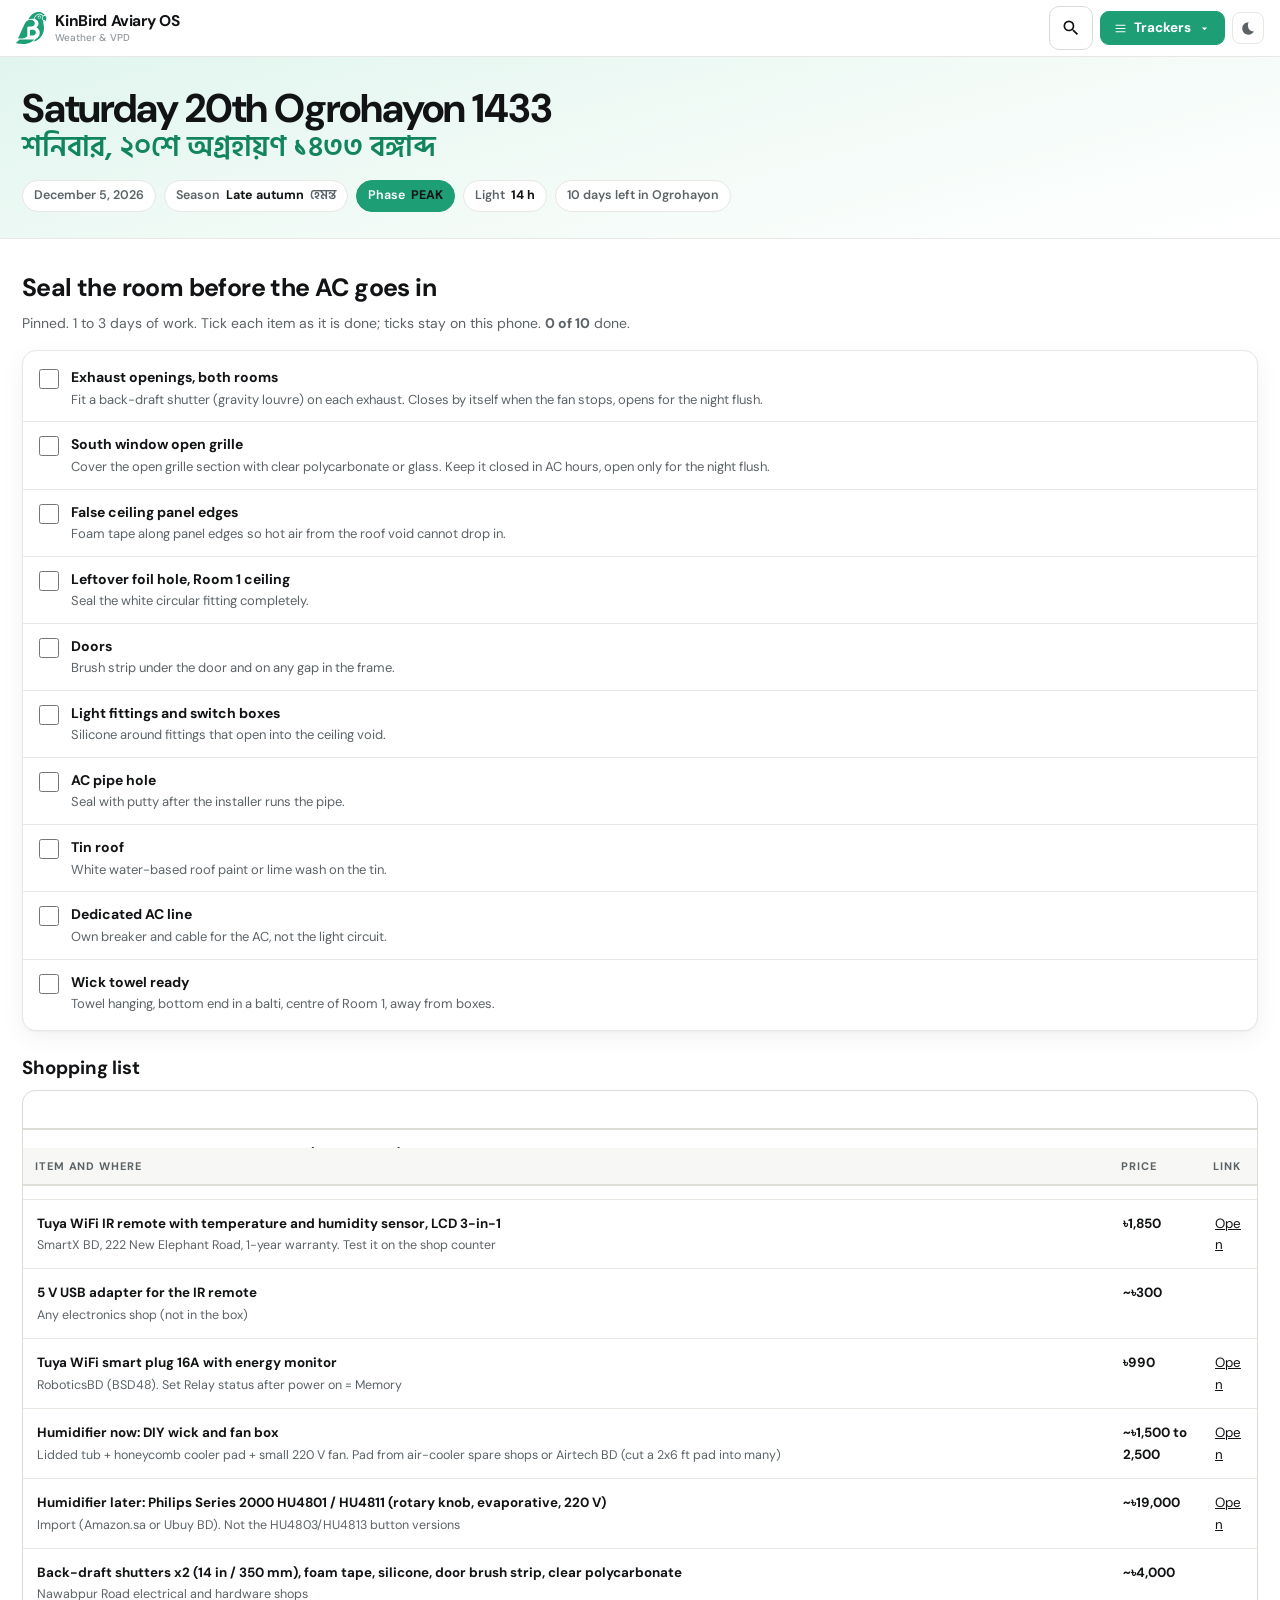
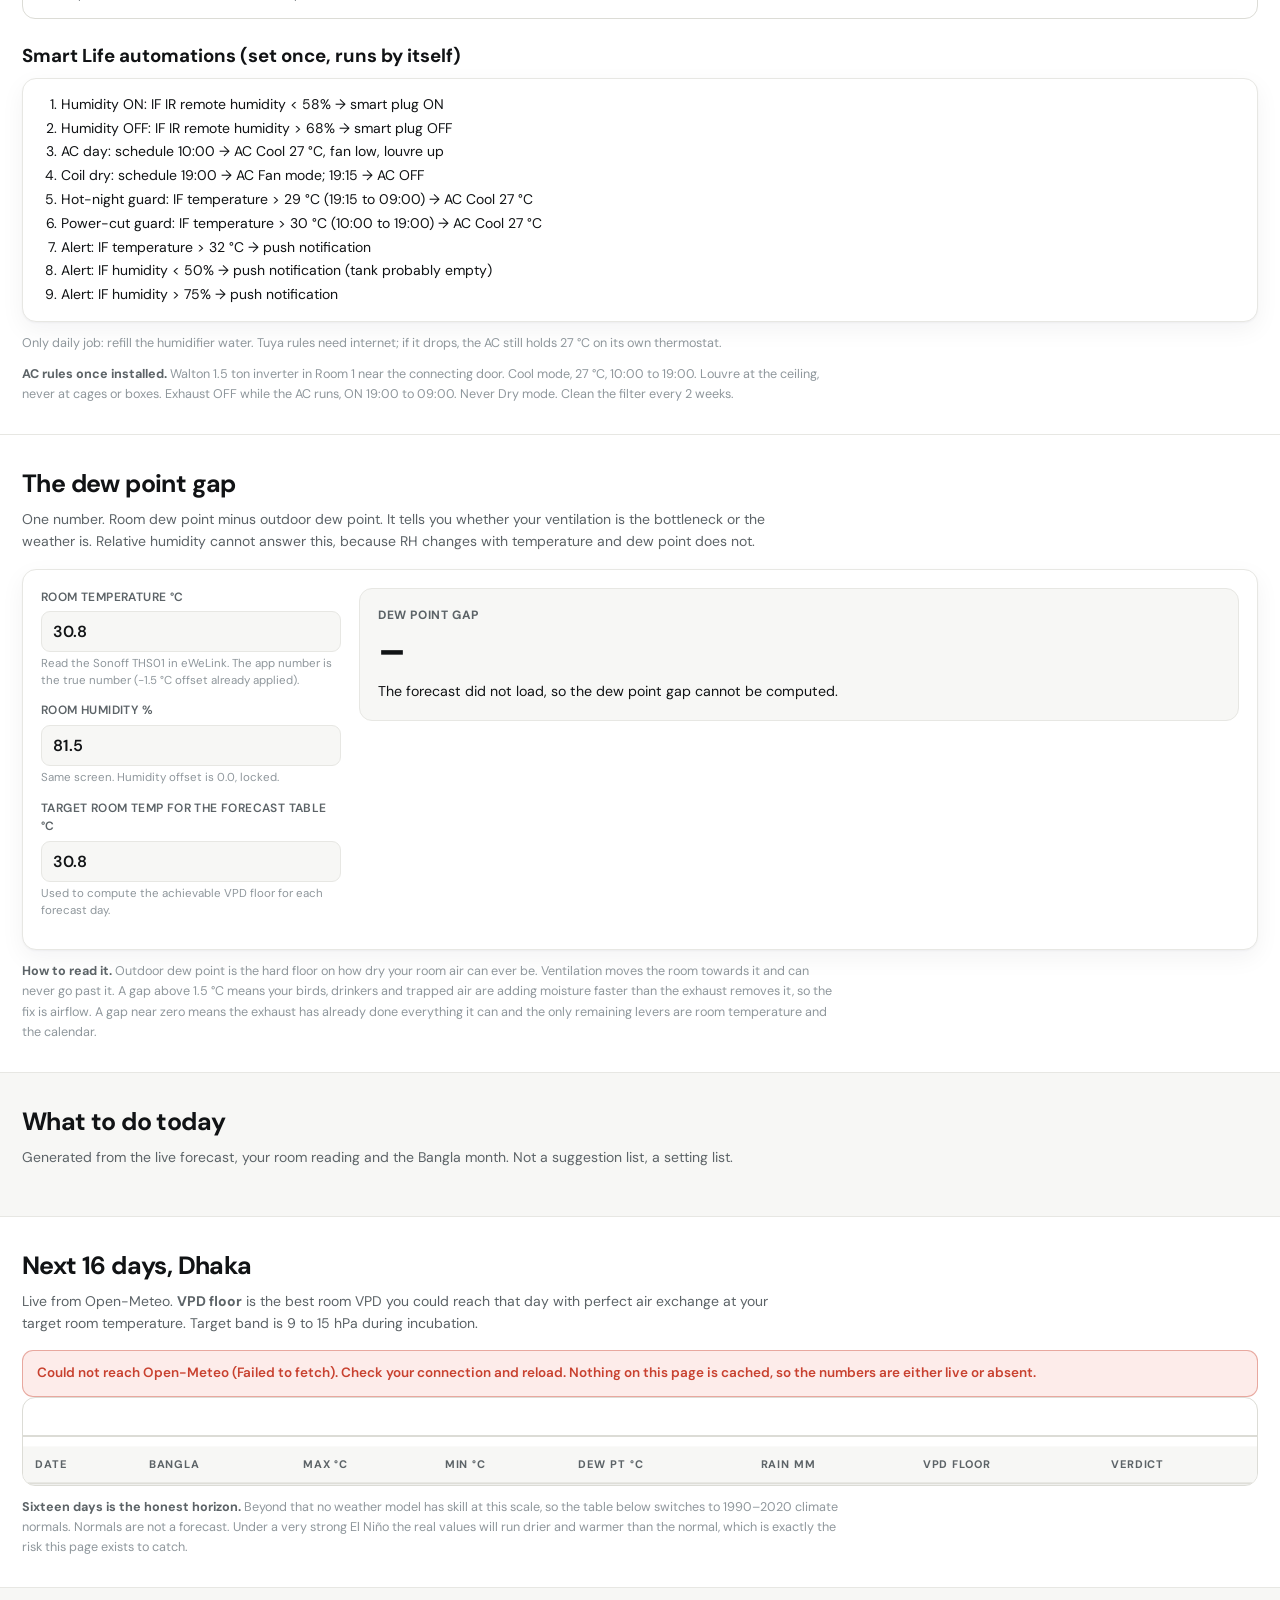
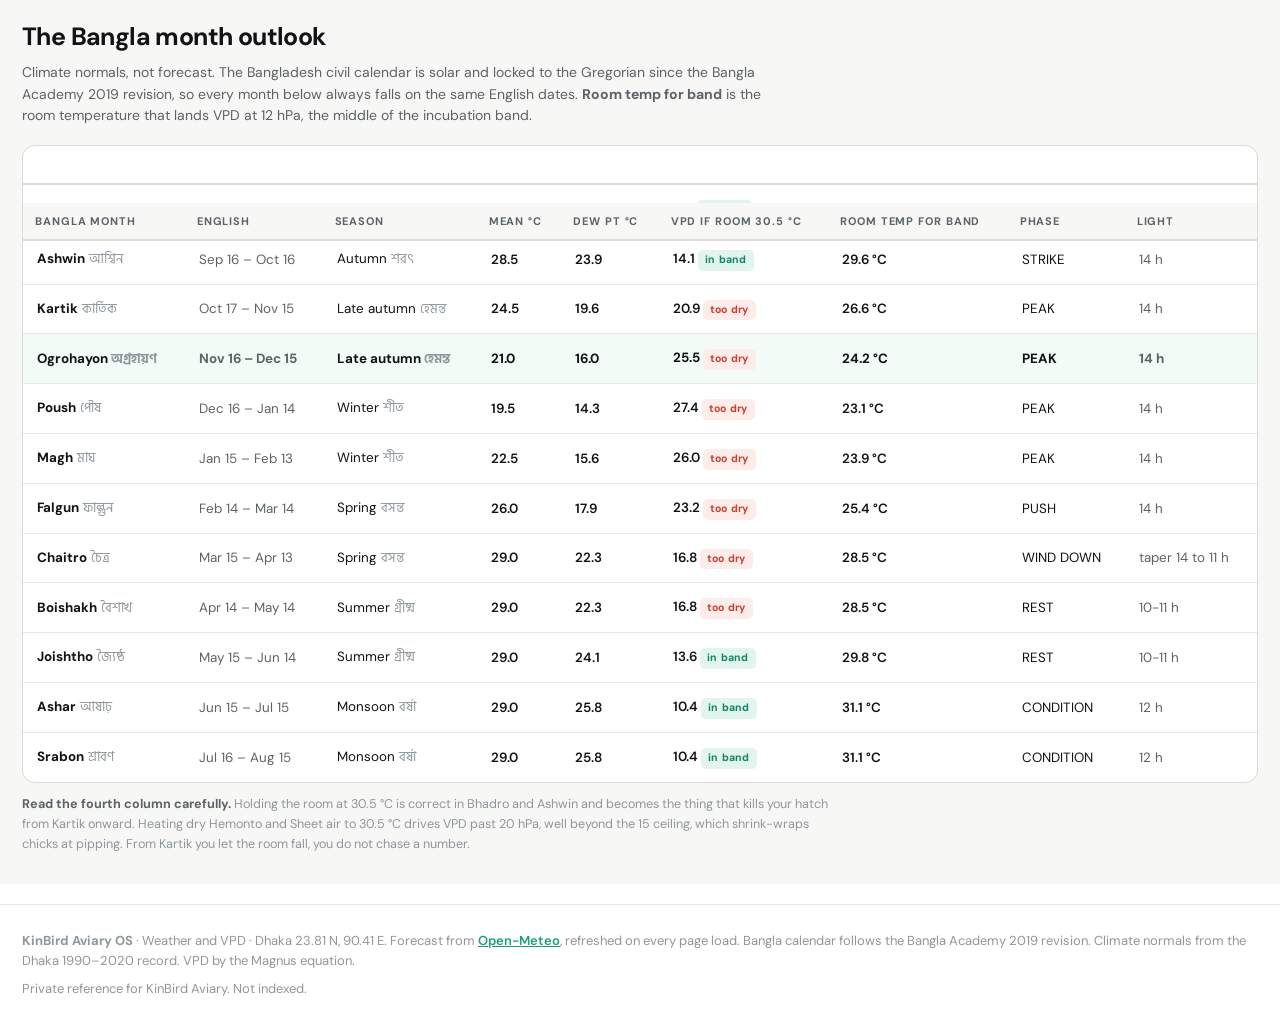
<file: weather.html>
<!DOCTYPE html>
<html lang="en" data-theme="light">
<head>
<meta name="robots" content="noindex,nofollow,noarchive,nosnippet,noimageindex">
<meta name="googlebot" content="noindex,nofollow">
<meta name="bingbot" content="noindex,nofollow">
<script>try{var _t=localStorage.getItem("bmt-theme")||((window.matchMedia&&window.matchMedia("(prefers-color-scheme: dark)").matches)?"dark":"light");document.documentElement.setAttribute("data-theme",_t)}catch(e){}</script>
<meta charset="UTF-8">
<meta name="viewport" content="width=device-width, initial-scale=1">
<title>Weather &amp; VPD · KinBird Aviary OS</title>
<meta name="description" content="Live Dhaka forecast, Bangla calendar, dew point gap and today's fan and light settings for KinBird Aviary.">
<link rel="icon" type="image/svg+xml" href="data:image/svg+xml,%3Csvg%20xmlns%3D%22http%3A%2F%2Fwww.w3.org%2F2000%2Fsvg%22%20viewBox%3D%22-20%20-20%20555%20583%22%3E%3Cg%20fill%3D%22%231d9e75%22%3E%3Cg%20transform%3D%22translate%289775.001%20-498.755%29%22%3E%3Cpath%20d%3D%22M36.511%2C2.159A59.615%2C59.615%2C0%2C0%2C1%2C50.688%2C19.592l1.714%2C2.9c3.931%2C7.731%2C4.625%2C14.839%2C4.671%2C23.365l.022%2C3.062c-.286%2C14.7-5.636%2C25.13-15.637%2C35.772-5.523%2C5.165-11.681%2C8.613-18.635%2C11.524l-2.779%2C1.222C13.927%2C99.046%2C8%2C98.815%2C1.7%2C98.775q-4.236.018-8.472.041-6.638.018-13.274-.01c-4.289-.017-8.577.009-12.866.041l-3.948-.054a42.175%2C42.175%2C0%2C0%2C0-25.067%2C7.873c-5.294%2C6.065-8.295%2C11.653-8.225%2C19.782.007%2C1.209.014%2C2.418.021%2C3.664l.041%2C4.019q.028%2C4.345.055%2C8.69c.005.763.011%2C1.526.017%2C2.312q.06%2C8.4.065%2C16.8c0%2C.814%2C0%2C1.628%2C0%2C2.466q0%2C5.036.008%2C10.072.01%2C14.279.124%2C28.557.107%2C11.348.071%2C22.694c-.012%2C4%2C0%2C8%2C.063%2C12%2C.407%2C26.251.407%2C26.251-4.332%2C32.5a38.706%2C38.706%2C0%2C0%2C1-9.968%2C7.11q-1.981%2C1.443-3.936%2C2.921a152.576%2C152.576%2C0%2C0%2C1-28.571%2C13.333l-3.683%2C1.338c-19.353%2C6.508-40.4%2C8.16-60.693%2C8.063l-4.006-.005q-6.262-.01-12.525-.036l-8.551-.016q-10.418-.019-20.837-.057a116.469%2C116.469%2C0%2C0%2C1%2C4.884-12.825l1.485-3.265%2C1.54-3.356%2C1.5-3.3c2.446-5.358%2C4.958-10.663%2C7.626-15.914a110.079%2C110.079%2C0%2C0%2C0%2C5.533-12.93%2C114.871%2C114.871%2C0%2C0%2C1%2C8.156-16.983%2C77.4%2C77.4%2C0%2C0%2C0%2C4.262-9.956c3.59-9.5%2C7.885-18.641%2C12.2-27.831q3.722-7.936%2C7.413-15.887l1.5-3.222q6.585-14.138%2C12.983-28.36Q-144.558%2C120-131.049%2C91.117q4.04-8.679%2C8.039-17.376%2C2.48-5.387%2C4.981-10.764%2C1.148-2.481%2C2.285-4.968C-108.757%2C42.72-100.5%2C29.336-88.631%2C17.27l2.671-2.717C-54.3-15.756.1-23.748%2C36.511%2C2.159Z%22%20transform%3D%22translate%28-9513.381%20644.308%29%22%2F%3E%0A%3Cpath%20d%3D%22M19.963%2C1.853C30.5%2C10.1%2C30.5%2C10.1%2C32.7%2C14.61c.047%2C3.471-1.528%2C4.953-3.669%2C7.633C19.789%2C35%2C18.146%2C47.961%2C19.963%2C63.386c2.783%2C12.351%2C9.5%2C23.477%2C20.317%2C30.331l4.063%2C2.177-.467%2C2.213c-4.509%2C21.854-2.278%2C39.844%2C3.444%2C61.258%2C12.169%2C45.738%2C10.734%2C88.721-4.138%2C133.9l-.973%2C3.027C30.272%2C332.963%2C11.241%2C363.8-14.867%2C391.946l-2.027%2C2.258c-24.418%2C26-65.291%2C49.483-101.55%2C51.274-1.852.015-3.705-.045-5.556-.127%2C4.023-4.1%2C8.181-7.945%2C12.481-11.755%2C8.231-7.454%2C15.747-15.385%2C20.753-25.4%2C2.154-4.1%2C3.843-5.723%2C8.395-7.211%2C25.917-9.536%2C44.123-32.748%2C55.578-56.83l1.478-3.3%2C1.333-2.97c10.06-24.847%2C9.333-53.16-.711-77.75C-34.181%2C238.3-51.471%2C222.4-72.028%2C211.054l-2.05-1.383v-2.322A38.156%2C38.156%2C0%2C0%2C1-69.8%2C204.01c15.012-10.8%2C26.114-26.57%2C30.027-44.943%2C2.834-21.539.144-39.822-12.3-57.932C-65.9%2C83.354-83.807%2C74.872-104.263%2C66.869c1.673-18.488%2C9.121-33.409%2C20.9-47.6l1.533-2.045C-75.239%2C8.753-65%2C.916-55.5-3.952h4.644V-6.274C-26.752-15.349-1.489-12.621%2C19.963%2C1.853Z%22%20transform%3D%22translate%28-9354.948%20551.753%29%22%2F%3E%0A%3Cpath%20d%3D%22M11.848.025q3.64%2C0%2C7.28%2C0c6.563%2C0%2C13.124.058%2C19.686.131%2C6.867.065%2C13.734.071%2C20.6.084q19.49.049%2C38.978.223%2C22.195.175%2C44.39.227%2C45.642.164%2C91.282.526C218.7%2C33.867%2C164.295%2C53.652%2C133.06%2C65.066A210.4%2C210.4%2C0%2C0%2C1%2C104.723%2C72.6q-2.922.573-5.832%2C1.209c-17.429%2C3.8-34.484%2C4.476-52.253%2C4.461l-3.279.006A305.434%2C305.434%2C0%2C0%2C1%2C5.14%2C76.053c-3.434-.417-6.8-.737-10.256-.906-14.287-.769-27.906-3.861-41.778-7.179l-3-.715q-4.273-1.027-8.54-2.078l-2.6-.634A79.053%2C79.053%2C0%2C0%2C1-73.6%2C60.422a23.418%2C23.418%2C0%2C0%2C1%2C6.122-8.458l2.3-2.137%2C2.462-2.249%2C2.537-2.346q3.729-3.445%2C7.477-6.869l3.8-3.492q3.361-3.086%2C6.73-6.163%2C6.435-5.887%2C12.822-11.826%2C1.742-1.612%2C3.528-3.176a23.545%2C23.545%2C0%2C0%2C0%2C4.234-4.643C-12.119-1.581-1.35-.2%2C11.848.025Z%22%20transform%3D%22translate%28-9701.404%20963.385%29%22%2F%3E%0A%3Cpath%20d%3D%22M30.105.844%2C34.173%2C2.16c20.274%2C7.229%2C42.11%2C20.67%2C53.982%2C39.319v3.483l-3.138%2C1.147L80.9%2C47.647l-4.082%2C1.51a34.939%2C34.939%2C0%2C0%2C0-8.4%2C5.093c-3.535%2C0-4.682-1.2-7.256-3.628l-3.193-3.338C42.629%2C31.944%2C24.142%2C24.85%2C2.677%2C24.79c-14.671.195-26.8%2C1.63-39.909%2C8.562l-3.406%2C1.778C-69.241%2C50.9-85.366%2C76.508-94.47%2C107.166l-.812%2C2.812c-8.464.146-8.464.146-12.507-.57-23.938-3.774-50.764-1.06-72.944%2C8.865-2.785.993-2.785.993-6.268-.168%2C10.821-21.594%2C22.971-41.478%2C39.474-59.21l1.876-2.03C-119.069%2C28.4-86.205%2C9.961-48.842-.317L-46.4-1C-23.11-7.212%2C7.276-6.611%2C30.105.844Z%22%20transform%3D%22translate%28-9377.86%20504%29%22%2F%3E%0A%3Cpath%20d%3D%22M0%2C.073l29.315-.29%2C9.167-.128q3.662-.02%2C7.323-.035l3.734-.072C65.116-.46%2C77.693%2C5.024%2C89.106%2C15.456c8.221%2C8.565%2C10.959%2C18.555%2C11.029%2C30.041l.073%2C2.875c.081%2C12.727-4.607%2C22.654-13.1%2C32-8.355%2C8.068-19.863%2C13.9-31.622%2C13.869H51.7l-3.972-.018-3.655%2C0q-6.764-.009-13.529-.037L0%2C94.113Z%22%20transform%3D%22translate%28-9538.158%20801.985%29%22%2F%3E%0A%3Cpath%20d%3D%22M6.082.021C17.223%2C8.683%2C22.573%2C23.712%2C24.658%2C37.173%2C26.984%2C58.536%2C21.646%2C77.1%2C8.74%2C94.4a57.082%2C57.082%2C0%2C0%2C1-4.98%2C5.465H1.438l-.132-3.188C.852%2C88.26-.032%2C80.978-3.206%2C73.163L-4.367%2C69.68-6.7%2C71.245l-3.107%2C1.991-3.061%2C2c-3.671%2C1.667-5.147%2C1.542-8.912.249-6.388-4.259-9.521-9.378-12.771-16.254l-1.283-2.653C-39.243%2C46.239-38%2C34.622-33.464%2C24.91-26.339%2C12.469-15.627%2C4.821-1.995.416A26.825%2C26.825%2C0%2C0%2C1%2C6.082.021Z%22%20transform%3D%22translate%28-9285.339%20560.551%29%22%2F%3E%0A%3Cpath%20fill%3D%22%23f2f6f2%22%20d%3D%22M5.37.325c6.564%2C3.354%2C10.893%2C8.729%2C14.658%2C14.948%2C1.9%2C8.889%2C1.013%2C15.744-3.424%2C23.719a28.472%2C28.472%2C0%2C0%2C1-8.694%2C8.354l-3.048%2C2.1a32.938%2C32.938%2C0%2C0%2C1-22.349%2C0c-6.718-3.9-12.862-8.355-15.238-16.036-1.33-9.427-.891-17.473%2C4.7-25.388C-18.907-1.933-7.282-4.452%2C5.37.325Z%22%20transform%3D%22translate%28-9371.919%20559.667%29%22%2F%3E%0A%3Cpath%20d%3D%22M1.826.034C7.268-.4%2C11.171-.528%2C16.121%2C1.993l3.12%2C2.685L22%2C7c3.037%2C5.608%2C2.715%2C11.187%2C1.887%2C17.415-2.63%2C5.665-5.985%2C8.9-11.61%2C11.61-5.8.925-10.214.672-15.528-1.887-4.211-3.81-7.335-6.824-8.054-12.671a48.014%2C48.014%2C0%2C0%2C1%2C.363-8.662l2.322-2.322%2C1.814%2C2.975%2C2.83%2C2.83c5.057.049%2C5.057.049%2C9.288-2.322.623-5.522.623-5.522-1.741-10.231L1.826%2C2.356Z%22%20transform%3D%22translate%28-9384.412%20567.504%29%22%2F%3E%3C%2Fg%3E%3C%2Fg%3E%3C%2Fsvg%3E">
<meta name="theme-color" content="#1d9e75">
<link rel="preconnect" href="https://fonts.googleapis.com">
<link rel="preconnect" href="https://fonts.gstatic.com" crossorigin>
<link href="https://fonts.googleapis.com/css2?family=DM+Sans:opsz,wght@9..40,400;9..40,500;9..40,600;9..40,700&family=Hind+Siliguri:wght@400;600;700&display=swap" rel="stylesheet">
<style>
:root{
  --bg:#ffffff; --bg2:#f7f7f5; --mint:#e1f5ee; --mint2:#f3fbf7; --sand:#faeeda; --sky:#e6f1fb; --rose:#f4eefe;
  --ink:#111315; --ink2:#5c6367; --ink3:#8f979c;
  --green:#1d9e75; --gmid:#12855f; --gdeep:#085041; --line:#e7e7e3; --line2:#f0f0ed;
  --card:#ffffff; --shadow:0 1px 2px rgba(16,24,40,.04),0 8px 24px rgba(16,24,40,.05);
  --ok:#1d9e75; --warn:#c9821a; --bad:#c8412f; --cool:#3b7fc4;
}
[data-theme="dark"]{
  --bg:#0e1418; --bg2:#151d22; --mint:#11302a; --mint2:#0f2621; --sand:#2c2416; --sky:#132535; --rose:#241a33;
  --ink:#eef2f1; --ink2:#a8b3b2; --ink3:#77837f;
  --green:#2fbe8e; --gmid:#25a87c; --gdeep:#8fe3c4; --line:#232d33; --line2:#1b242a;
  --card:#131b20; --shadow:0 1px 2px rgba(0,0,0,.4),0 8px 24px rgba(0,0,0,.35);
  --ok:#2fbe8e; --warn:#e0a955; --bad:#e8776a; --cool:#6fa9e0;
}
*{box-sizing:border-box;margin:0;padding:0}
html{scroll-behavior:smooth}
body{font-family:'DM Sans',-apple-system,BlinkMacSystemFont,'Segoe UI',sans-serif;background:var(--bg);color:var(--ink);line-height:1.55;-webkit-font-smoothing:antialiased;transition:background .2s,color .2s}
.bn{font-family:'Hind Siliguri','DM Sans',sans-serif}
.wrap{max-width:1366px;margin:0 auto;padding:0 22px}
a{color:inherit}

/* topbar */
.topbar{position:sticky;top:0;z-index:90;background:color-mix(in srgb,var(--bg) 90%,transparent);backdrop-filter:blur(16px);border-bottom:1px solid var(--line)}
.topbar .wrap{display:flex;align-items:center;gap:12px;height:56px}
.brand{display:flex;align-items:center;gap:9px;font-weight:700;font-size:15.5px;letter-spacing:-.35px;text-decoration:none;flex-shrink:0}
.mark{display:inline-flex;align-items:center;justify-content:center;width:28px;height:28px;border-radius:8px;background:var(--green);flex-shrink:0}
.mark svg{width:17px;height:17px;fill:#fff}
.bname{display:block;line-height:1.15}
.bname small{display:block;font-size:10px;font-weight:500;color:var(--ink3);letter-spacing:0;margin-top:1px}
.nav{display:flex;align-items:center;gap:7px;margin-left:auto;overflow-x:auto;scrollbar-width:none}
.nav::-webkit-scrollbar{display:none}
.navlink{display:inline-flex;align-items:center;gap:6px;font-size:13.5px;font-weight:600;color:var(--ink2);text-decoration:none;padding:7px 12px;border-radius:8px;border:1px solid var(--line);background:var(--card);white-space:nowrap;transition:.16s;flex-shrink:0}
.navlink:hover{border-color:var(--green);color:var(--green)}
.navlink.on{background:var(--green);border-color:var(--green);color:#fff}
[data-theme="dark"] .navlink.on{color:#0e1418}
.navlink svg{width:13px;height:13px;fill:currentColor}
.tbtn{display:inline-flex;align-items:center;justify-content:center;background:var(--card);border:1px solid var(--line);color:var(--ink2);width:32px;height:32px;border-radius:8px;cursor:pointer;font-family:inherit;transition:.16s;flex-shrink:0}
.tbtn:hover{border-color:var(--green);color:var(--green)}
.tbtn svg{width:15px;height:15px;fill:currentColor}
@media(max-width:760px){.navlink span{display:none}.navlink{padding:7px 9px}}
@media(max-width:560px){.brand .bname{display:none}}

/* hero */
.hero{background:linear-gradient(165deg,var(--mint) 0%,var(--mint2) 55%,var(--bg) 100%);border-bottom:1px solid var(--line);padding:30px 0 26px}
[data-theme="dark"] .hero{background:linear-gradient(165deg,#11302a 0%,#0f2621 55%,var(--bg) 100%)}
.bdate{display:flex;flex-wrap:wrap;align-items:flex-end;gap:16px 26px}
.bdate .big{font-size:clamp(26px,4.6vw,40px);font-weight:700;letter-spacing:-1px;line-height:1.08}
.bdate .bnbig{font-size:clamp(20px,3.4vw,29px);font-weight:600;color:var(--gmid);line-height:1.25}
.bmeta{display:flex;flex-wrap:wrap;gap:8px;margin-top:14px}
.pill{display:inline-flex;align-items:center;gap:6px;font-size:12.5px;font-weight:600;padding:5px 11px;border-radius:99px;background:var(--card);border:1px solid var(--line);color:var(--ink2)}
.pill b{color:var(--ink)}
.pill.gr{background:var(--green);border-color:var(--green);color:#fff}
[data-theme="dark"] .pill.gr{color:#0e1418}

/* layout */
section{padding:30px 0}
h2{font-size:clamp(19px,2.4vw,25px);font-weight:700;letter-spacing:-.6px;margin-bottom:5px}
.sub{font-size:14px;color:var(--ink2);margin-bottom:18px;max-width:760px}
.card{background:var(--card);border:1px solid var(--line);border-radius:14px;padding:18px;box-shadow:var(--shadow)}
.grid2{display:grid;grid-template-columns:1fr 1fr;gap:16px}
.grid3{display:grid;grid-template-columns:repeat(3,1fr);gap:14px}
@media(max-width:860px){.grid2,.grid3{grid-template-columns:1fr}}

/* gap engine */
.gapwrap{display:grid;grid-template-columns:minmax(230px,300px) 1fr;gap:18px}
@media(max-width:860px){.gapwrap{grid-template-columns:1fr}}
.fld{margin-bottom:12px}
.fld label{display:block;font-size:12px;font-weight:600;color:var(--ink2);margin-bottom:5px;text-transform:uppercase;letter-spacing:.4px}
.fld input{width:100%;font-family:inherit;font-size:16px;font-weight:600;padding:9px 11px;border-radius:9px;border:1px solid var(--line);background:var(--bg2);color:var(--ink)}
.fld input:focus{outline:2px solid var(--green);outline-offset:-1px;border-color:var(--green)}
.hint{font-size:11.5px;color:var(--ink3);margin-top:4px;line-height:1.45}
.verdict{border-radius:13px;padding:17px 18px;border:1px solid var(--line);background:var(--bg2)}
.verdict.ok{background:var(--mint);border-color:color-mix(in srgb,var(--green) 40%,transparent)}
.verdict.warn{background:var(--sand);border-color:color-mix(in srgb,var(--warn) 40%,transparent)}
.verdict.bad{background:#fdecea;border-color:color-mix(in srgb,var(--bad) 40%,transparent)}
[data-theme="dark"] .verdict.bad{background:#2b1512}
.vnum{font-size:40px;font-weight:700;letter-spacing:-1.6px;line-height:1}
.vlab{font-size:12px;font-weight:700;text-transform:uppercase;letter-spacing:.6px;color:var(--ink2);margin-bottom:6px}
.vtext{font-size:14.2px;margin-top:10px;line-height:1.6}
.vtext b{font-weight:700}
.readout{display:grid;grid-template-columns:repeat(auto-fit,minmax(126px,1fr));gap:10px;margin-top:14px}
.ro{background:var(--card);border:1px solid var(--line);border-radius:10px;padding:10px 12px}
.ro .k{font-size:10.5px;font-weight:700;text-transform:uppercase;letter-spacing:.5px;color:var(--ink3)}
.ro .v{font-size:19px;font-weight:700;letter-spacing:-.5px;margin-top:2px}

/* action cards */
.act{border-left:3px solid var(--green);padding:13px 15px;background:var(--bg2);border-radius:0 11px 11px 0;margin-bottom:10px}
.act.w{border-left-color:var(--warn)}
.act.b{border-left-color:var(--bad)}
.act .t{font-size:11px;font-weight:700;text-transform:uppercase;letter-spacing:.6px;color:var(--ink3);margin-bottom:3px}
.act .m{font-size:15px;font-weight:700;letter-spacing:-.3px}
.act .d{font-size:13px;color:var(--ink2);margin-top:4px;line-height:1.55}

/* tables */
.tw{overflow-x:auto;border:1px solid var(--line);border-radius:13px;background:var(--card)}
table{width:100%;border-collapse:collapse;font-size:13.4px;min-width:660px}
th{background:var(--bg2);font-size:11px;font-weight:700;text-transform:uppercase;letter-spacing:.5px;color:var(--ink2);text-align:left;padding:10px 12px;border-bottom:1px solid var(--line);white-space:nowrap}
td{padding:9px 12px;border-bottom:1px solid var(--line2);white-space:nowrap}
tr:last-child td{border-bottom:0}
td.n{font-variant-numeric:tabular-nums;font-weight:600}
.tag{display:inline-block;font-size:10.5px;font-weight:700;padding:2px 7px;border-radius:5px;letter-spacing:.3px}
.t-ok{background:var(--mint);color:var(--gmid)}
.t-warn{background:var(--sand);color:var(--warn)}
.t-bad{background:#fdecea;color:var(--bad)}
[data-theme="dark"] .t-bad{background:#2b1512;color:var(--bad)}
.t-cool{background:var(--sky);color:var(--cool)}
tr.today td{background:var(--mint2);font-weight:700}
[data-theme="dark"] tr.today td{background:#0f2621}

.note{font-size:12.6px;color:var(--ink3);margin-top:11px;line-height:1.6;max-width:820px}
.note b{color:var(--ink2)}
.err{background:#fdecea;border:1px solid color-mix(in srgb,var(--bad) 40%,transparent);color:var(--bad);padding:12px 14px;border-radius:11px;font-size:13.5px;font-weight:600}
[data-theme="dark"] .err{background:#2b1512}
footer{border-top:1px solid var(--line);padding:26px 0;margin-top:20px;font-size:13px;color:var(--ink3)}
footer a{color:var(--green);font-weight:600}
.seg{display:inline-flex;border:1px solid var(--line);border-radius:9px;overflow:hidden;margin-left:auto}
.seg button{font-family:inherit;font-size:12.5px;font-weight:600;padding:6px 12px;background:var(--card);color:var(--ink2);border:0;cursor:pointer;border-right:1px solid var(--line)}
.seg button:last-child{border-right:0}
.seg button.on{background:var(--green);color:#fff}
[data-theme="dark"] .seg button.on{color:#0e1418}
.hd{display:flex;align-items:flex-end;gap:14px;flex-wrap:wrap;margin-bottom:16px}
.hd>div{flex:1;min-width:240px}
.hd .sub{margin-bottom:0}

/* ================= MOBILE ================= */
@media(max-width:900px){
  .wrap{padding:0 14px}
  .navlink{min-height:42px;padding:10px 12px}
  .tbtn{width:42px;height:42px}
  .tbtn svg{width:18px;height:18px}
  .fld input{font-size:16px;padding:12px 12px}
  .pill{font-size:13px;padding:7px 12px}
  .hint{font-size:12.5px}
  .ro .k{font-size:11.5px}
  .act .t{font-size:12px}
  .act .d{font-size:13.5px}
  .vlab{font-size:12.5px}
  table{font-size:14px}
  th{font-size:12px;padding:11px 12px}
  td{padding:11px 12px}
  .tag{font-size:11.5px}
  .note{font-size:13.5px}
  .sub{font-size:14.5px}
  .bdate .big{font-size:26px}
  section{padding:24px 0}
}

/* ===== trackers dropdown (shared across every page) ===== */
.navdd{position:relative;flex-shrink:0}
.navbtn{display:inline-flex;align-items:center;gap:7px;font-size:13.5px;font-weight:700;color:#fff;background:var(--green);border:1px solid var(--green);padding:8px 13px;border-radius:9px;cursor:pointer;white-space:nowrap;font-family:inherit;line-height:1.2;transition:.16s}
.navbtn:hover{background:var(--gmid);border-color:var(--gmid)}
[data-theme="dark"] .navbtn{color:#0e1418}
.navbtn svg{width:13px;height:13px;fill:currentColor}
.navbtn .cv{transition:transform .18s}
.navdd.open .navbtn .cv{transform:rotate(180deg)}
.navmenu{position:absolute;right:0;top:calc(100% + 8px);min-width:296px;background:var(--card);border:1px solid var(--line);border-radius:14px;box-shadow:0 14px 44px rgba(16,24,40,.18);padding:7px;display:none;z-index:300}
[data-theme="dark"] .navmenu{box-shadow:0 14px 44px rgba(0,0,0,.55)}
.navdd.open .navmenu{display:block}
.navmenu a{display:flex;align-items:center;gap:11px;padding:9px 11px;border-radius:9px;text-decoration:none;color:var(--ink);transition:.14s}
.navmenu a:hover{background:var(--mint2)}
.navmenu a.on{background:var(--mint)}
.nmi{width:30px;height:30px;border-radius:8px;background:var(--bg2);display:grid;place-items:center;flex-shrink:0}
.navmenu a.on .nmi{background:var(--card)}
.nmi svg{width:15px;height:15px;fill:var(--green)}
.nmt{font-size:13.5px;font-weight:700;line-height:1.3}
.nmt small{display:block;font-size:11.4px;font-weight:500;color:var(--ink3);letter-spacing:0}
.nmhd{font-size:9.5px;font-weight:700;letter-spacing:1px;text-transform:uppercase;color:var(--ink3);padding:9px 11px 5px}
.nmsep{height:1px;background:var(--line);margin:6px 4px}
@media(max-width:640px){.navmenu{min-width:min(300px,calc(100vw - 28px))}.navbtn{padding:8px 11px}}

.topbar .nav{overflow:visible!important}
.topbar .navdd{margin-left:auto}
.topbar .nav .navdd{margin-left:0}
</style>
<link rel="stylesheet" href="mobile.css?v62">
</head>
<body>

<div class="topbar"><div class="wrap">
  <a class="brand" href="index.html">
    <span class="mark"><svg class="kbbird" viewBox="0 0 514.85 542.908" aria-hidden="true"><g transform="translate(9775.001 -498.755)"><path d="M36.511,2.159A59.615,59.615,0,0,1,50.688,19.592l1.714,2.9c3.931,7.731,4.625,14.839,4.671,23.365l.022,3.062c-.286,14.7-5.636,25.13-15.637,35.772-5.523,5.165-11.681,8.613-18.635,11.524l-2.779,1.222C13.927,99.046,8,98.815,1.7,98.775q-4.236.018-8.472.041-6.638.018-13.274-.01c-4.289-.017-8.577.009-12.866.041l-3.948-.054a42.175,42.175,0,0,0-25.067,7.873c-5.294,6.065-8.295,11.653-8.225,19.782.007,1.209.014,2.418.021,3.664l.041,4.019q.028,4.345.055,8.69c.005.763.011,1.526.017,2.312q.06,8.4.065,16.8c0,.814,0,1.628,0,2.466q0,5.036.008,10.072.01,14.279.124,28.557.107,11.348.071,22.694c-.012,4,0,8,.063,12,.407,26.251.407,26.251-4.332,32.5a38.706,38.706,0,0,1-9.968,7.11q-1.981,1.443-3.936,2.921a152.576,152.576,0,0,1-28.571,13.333l-3.683,1.338c-19.353,6.508-40.4,8.16-60.693,8.063l-4.006-.005q-6.262-.01-12.525-.036l-8.551-.016q-10.418-.019-20.837-.057a116.469,116.469,0,0,1,4.884-12.825l1.485-3.265,1.54-3.356,1.5-3.3c2.446-5.358,4.958-10.663,7.626-15.914a110.079,110.079,0,0,0,5.533-12.93,114.871,114.871,0,0,1,8.156-16.983,77.4,77.4,0,0,0,4.262-9.956c3.59-9.5,7.885-18.641,12.2-27.831q3.722-7.936,7.413-15.887l1.5-3.222q6.585-14.138,12.983-28.36Q-144.558,120-131.049,91.117q4.04-8.679,8.039-17.376,2.48-5.387,4.981-10.764,1.148-2.481,2.285-4.968C-108.757,42.72-100.5,29.336-88.631,17.27l2.671-2.717C-54.3-15.756.1-23.748,36.511,2.159Z" transform="translate(-9513.381 644.308)"/>
<path d="M19.963,1.853C30.5,10.1,30.5,10.1,32.7,14.61c.047,3.471-1.528,4.953-3.669,7.633C19.789,35,18.146,47.961,19.963,63.386c2.783,12.351,9.5,23.477,20.317,30.331l4.063,2.177-.467,2.213c-4.509,21.854-2.278,39.844,3.444,61.258,12.169,45.738,10.734,88.721-4.138,133.9l-.973,3.027C30.272,332.963,11.241,363.8-14.867,391.946l-2.027,2.258c-24.418,26-65.291,49.483-101.55,51.274-1.852.015-3.705-.045-5.556-.127,4.023-4.1,8.181-7.945,12.481-11.755,8.231-7.454,15.747-15.385,20.753-25.4,2.154-4.1,3.843-5.723,8.395-7.211,25.917-9.536,44.123-32.748,55.578-56.83l1.478-3.3,1.333-2.97c10.06-24.847,9.333-53.16-.711-77.75C-34.181,238.3-51.471,222.4-72.028,211.054l-2.05-1.383v-2.322A38.156,38.156,0,0,1-69.8,204.01c15.012-10.8,26.114-26.57,30.027-44.943,2.834-21.539.144-39.822-12.3-57.932C-65.9,83.354-83.807,74.872-104.263,66.869c1.673-18.488,9.121-33.409,20.9-47.6l1.533-2.045C-75.239,8.753-65,.916-55.5-3.952h4.644V-6.274C-26.752-15.349-1.489-12.621,19.963,1.853Z" transform="translate(-9354.948 551.753)"/>
<path d="M11.848.025q3.64,0,7.28,0c6.563,0,13.124.058,19.686.131,6.867.065,13.734.071,20.6.084q19.49.049,38.978.223,22.195.175,44.39.227,45.642.164,91.282.526C218.7,33.867,164.295,53.652,133.06,65.066A210.4,210.4,0,0,1,104.723,72.6q-2.922.573-5.832,1.209c-17.429,3.8-34.484,4.476-52.253,4.461l-3.279.006A305.434,305.434,0,0,1,5.14,76.053c-3.434-.417-6.8-.737-10.256-.906-14.287-.769-27.906-3.861-41.778-7.179l-3-.715q-4.273-1.027-8.54-2.078l-2.6-.634A79.053,79.053,0,0,1-73.6,60.422a23.418,23.418,0,0,1,6.122-8.458l2.3-2.137,2.462-2.249,2.537-2.346q3.729-3.445,7.477-6.869l3.8-3.492q3.361-3.086,6.73-6.163,6.435-5.887,12.822-11.826,1.742-1.612,3.528-3.176a23.545,23.545,0,0,0,4.234-4.643C-12.119-1.581-1.35-.2,11.848.025Z" transform="translate(-9701.404 963.385)"/>
<path d="M30.105.844,34.173,2.16c20.274,7.229,42.11,20.67,53.982,39.319v3.483l-3.138,1.147L80.9,47.647l-4.082,1.51a34.939,34.939,0,0,0-8.4,5.093c-3.535,0-4.682-1.2-7.256-3.628l-3.193-3.338C42.629,31.944,24.142,24.85,2.677,24.79c-14.671.195-26.8,1.63-39.909,8.562l-3.406,1.778C-69.241,50.9-85.366,76.508-94.47,107.166l-.812,2.812c-8.464.146-8.464.146-12.507-.57-23.938-3.774-50.764-1.06-72.944,8.865-2.785.993-2.785.993-6.268-.168,10.821-21.594,22.971-41.478,39.474-59.21l1.876-2.03C-119.069,28.4-86.205,9.961-48.842-.317L-46.4-1C-23.11-7.212,7.276-6.611,30.105.844Z" transform="translate(-9377.86 504)"/>
<path d="M0,.073l29.315-.29,9.167-.128q3.662-.02,7.323-.035l3.734-.072C65.116-.46,77.693,5.024,89.106,15.456c8.221,8.565,10.959,18.555,11.029,30.041l.073,2.875c.081,12.727-4.607,22.654-13.1,32-8.355,8.068-19.863,13.9-31.622,13.869H51.7l-3.972-.018-3.655,0q-6.764-.009-13.529-.037L0,94.113Z" transform="translate(-9538.158 801.985)"/>
<path d="M6.082.021C17.223,8.683,22.573,23.712,24.658,37.173,26.984,58.536,21.646,77.1,8.74,94.4a57.082,57.082,0,0,1-4.98,5.465H1.438l-.132-3.188C.852,88.26-.032,80.978-3.206,73.163L-4.367,69.68-6.7,71.245l-3.107,1.991-3.061,2c-3.671,1.667-5.147,1.542-8.912.249-6.388-4.259-9.521-9.378-12.771-16.254l-1.283-2.653C-39.243,46.239-38,34.622-33.464,24.91-26.339,12.469-15.627,4.821-1.995.416A26.825,26.825,0,0,1,6.082.021Z" transform="translate(-9285.339 560.551)"/>
<path class="kbe" d="M5.37.325c6.564,3.354,10.893,8.729,14.658,14.948,1.9,8.889,1.013,15.744-3.424,23.719a28.472,28.472,0,0,1-8.694,8.354l-3.048,2.1a32.938,32.938,0,0,1-22.349,0c-6.718-3.9-12.862-8.355-15.238-16.036-1.33-9.427-.891-17.473,4.7-25.388C-18.907-1.933-7.282-4.452,5.37.325Z" transform="translate(-9371.919 559.667)"/>
<path d="M1.826.034C7.268-.4,11.171-.528,16.121,1.993l3.12,2.685L22,7c3.037,5.608,2.715,11.187,1.887,17.415-2.63,5.665-5.985,8.9-11.61,11.61-5.8.925-10.214.672-15.528-1.887-4.211-3.81-7.335-6.824-8.054-12.671a48.014,48.014,0,0,1,.363-8.662l2.322-2.322,1.814,2.975,2.83,2.83c5.057.049,5.057.049,9.288-2.322.623-5.522.623-5.522-1.741-10.231L1.826,2.356Z" transform="translate(-9384.412 567.504)"/></g></svg></span>
    <span class="bname">KinBird Aviary OS<small>Weather &amp; VPD</small></span>
  </a>
  <div class="nav">
  <div class="navdd" id="navdd">
    <button class="navbtn" id="navbtn" aria-haspopup="true" aria-expanded="false">
      <svg viewBox="0 0 24 24"><path d="M3 5h18v2H3V5zm0 6h18v2H3v-2zm0 6h18v2H3v-2z"/></svg><span>Trackers</span>
      <svg class="cv" viewBox="0 0 24 24"><path d="M7 10l5 5 5-5z"/></svg>
    </button>
    <div class="navmenu" id="navmenu" role="menu">
      <div class="nmhd">Check these weekly</div>
      <a href="index.html" data-p="index"><span class="nmi"><svg class="kbbird" viewBox="0 0 514.85 542.908" aria-hidden="true"><g transform="translate(9775.001 -498.755)"><path d="M36.511,2.159A59.615,59.615,0,0,1,50.688,19.592l1.714,2.9c3.931,7.731,4.625,14.839,4.671,23.365l.022,3.062c-.286,14.7-5.636,25.13-15.637,35.772-5.523,5.165-11.681,8.613-18.635,11.524l-2.779,1.222C13.927,99.046,8,98.815,1.7,98.775q-4.236.018-8.472.041-6.638.018-13.274-.01c-4.289-.017-8.577.009-12.866.041l-3.948-.054a42.175,42.175,0,0,0-25.067,7.873c-5.294,6.065-8.295,11.653-8.225,19.782.007,1.209.014,2.418.021,3.664l.041,4.019q.028,4.345.055,8.69c.005.763.011,1.526.017,2.312q.06,8.4.065,16.8c0,.814,0,1.628,0,2.466q0,5.036.008,10.072.01,14.279.124,28.557.107,11.348.071,22.694c-.012,4,0,8,.063,12,.407,26.251.407,26.251-4.332,32.5a38.706,38.706,0,0,1-9.968,7.11q-1.981,1.443-3.936,2.921a152.576,152.576,0,0,1-28.571,13.333l-3.683,1.338c-19.353,6.508-40.4,8.16-60.693,8.063l-4.006-.005q-6.262-.01-12.525-.036l-8.551-.016q-10.418-.019-20.837-.057a116.469,116.469,0,0,1,4.884-12.825l1.485-3.265,1.54-3.356,1.5-3.3c2.446-5.358,4.958-10.663,7.626-15.914a110.079,110.079,0,0,0,5.533-12.93,114.871,114.871,0,0,1,8.156-16.983,77.4,77.4,0,0,0,4.262-9.956c3.59-9.5,7.885-18.641,12.2-27.831q3.722-7.936,7.413-15.887l1.5-3.222q6.585-14.138,12.983-28.36Q-144.558,120-131.049,91.117q4.04-8.679,8.039-17.376,2.48-5.387,4.981-10.764,1.148-2.481,2.285-4.968C-108.757,42.72-100.5,29.336-88.631,17.27l2.671-2.717C-54.3-15.756.1-23.748,36.511,2.159Z" transform="translate(-9513.381 644.308)"/>
<path d="M19.963,1.853C30.5,10.1,30.5,10.1,32.7,14.61c.047,3.471-1.528,4.953-3.669,7.633C19.789,35,18.146,47.961,19.963,63.386c2.783,12.351,9.5,23.477,20.317,30.331l4.063,2.177-.467,2.213c-4.509,21.854-2.278,39.844,3.444,61.258,12.169,45.738,10.734,88.721-4.138,133.9l-.973,3.027C30.272,332.963,11.241,363.8-14.867,391.946l-2.027,2.258c-24.418,26-65.291,49.483-101.55,51.274-1.852.015-3.705-.045-5.556-.127,4.023-4.1,8.181-7.945,12.481-11.755,8.231-7.454,15.747-15.385,20.753-25.4,2.154-4.1,3.843-5.723,8.395-7.211,25.917-9.536,44.123-32.748,55.578-56.83l1.478-3.3,1.333-2.97c10.06-24.847,9.333-53.16-.711-77.75C-34.181,238.3-51.471,222.4-72.028,211.054l-2.05-1.383v-2.322A38.156,38.156,0,0,1-69.8,204.01c15.012-10.8,26.114-26.57,30.027-44.943,2.834-21.539.144-39.822-12.3-57.932C-65.9,83.354-83.807,74.872-104.263,66.869c1.673-18.488,9.121-33.409,20.9-47.6l1.533-2.045C-75.239,8.753-65,.916-55.5-3.952h4.644V-6.274C-26.752-15.349-1.489-12.621,19.963,1.853Z" transform="translate(-9354.948 551.753)"/>
<path d="M11.848.025q3.64,0,7.28,0c6.563,0,13.124.058,19.686.131,6.867.065,13.734.071,20.6.084q19.49.049,38.978.223,22.195.175,44.39.227,45.642.164,91.282.526C218.7,33.867,164.295,53.652,133.06,65.066A210.4,210.4,0,0,1,104.723,72.6q-2.922.573-5.832,1.209c-17.429,3.8-34.484,4.476-52.253,4.461l-3.279.006A305.434,305.434,0,0,1,5.14,76.053c-3.434-.417-6.8-.737-10.256-.906-14.287-.769-27.906-3.861-41.778-7.179l-3-.715q-4.273-1.027-8.54-2.078l-2.6-.634A79.053,79.053,0,0,1-73.6,60.422a23.418,23.418,0,0,1,6.122-8.458l2.3-2.137,2.462-2.249,2.537-2.346q3.729-3.445,7.477-6.869l3.8-3.492q3.361-3.086,6.73-6.163,6.435-5.887,12.822-11.826,1.742-1.612,3.528-3.176a23.545,23.545,0,0,0,4.234-4.643C-12.119-1.581-1.35-.2,11.848.025Z" transform="translate(-9701.404 963.385)"/>
<path d="M30.105.844,34.173,2.16c20.274,7.229,42.11,20.67,53.982,39.319v3.483l-3.138,1.147L80.9,47.647l-4.082,1.51a34.939,34.939,0,0,0-8.4,5.093c-3.535,0-4.682-1.2-7.256-3.628l-3.193-3.338C42.629,31.944,24.142,24.85,2.677,24.79c-14.671.195-26.8,1.63-39.909,8.562l-3.406,1.778C-69.241,50.9-85.366,76.508-94.47,107.166l-.812,2.812c-8.464.146-8.464.146-12.507-.57-23.938-3.774-50.764-1.06-72.944,8.865-2.785.993-2.785.993-6.268-.168,10.821-21.594,22.971-41.478,39.474-59.21l1.876-2.03C-119.069,28.4-86.205,9.961-48.842-.317L-46.4-1C-23.11-7.212,7.276-6.611,30.105.844Z" transform="translate(-9377.86 504)"/>
<path d="M0,.073l29.315-.29,9.167-.128q3.662-.02,7.323-.035l3.734-.072C65.116-.46,77.693,5.024,89.106,15.456c8.221,8.565,10.959,18.555,11.029,30.041l.073,2.875c.081,12.727-4.607,22.654-13.1,32-8.355,8.068-19.863,13.9-31.622,13.869H51.7l-3.972-.018-3.655,0q-6.764-.009-13.529-.037L0,94.113Z" transform="translate(-9538.158 801.985)"/>
<path d="M6.082.021C17.223,8.683,22.573,23.712,24.658,37.173,26.984,58.536,21.646,77.1,8.74,94.4a57.082,57.082,0,0,1-4.98,5.465H1.438l-.132-3.188C.852,88.26-.032,80.978-3.206,73.163L-4.367,69.68-6.7,71.245l-3.107,1.991-3.061,2c-3.671,1.667-5.147,1.542-8.912.249-6.388-4.259-9.521-9.378-12.771-16.254l-1.283-2.653C-39.243,46.239-38,34.622-33.464,24.91-26.339,12.469-15.627,4.821-1.995.416A26.825,26.825,0,0,1,6.082.021Z" transform="translate(-9285.339 560.551)"/>
<path class="kbe" d="M5.37.325c6.564,3.354,10.893,8.729,14.658,14.948,1.9,8.889,1.013,15.744-3.424,23.719a28.472,28.472,0,0,1-8.694,8.354l-3.048,2.1a32.938,32.938,0,0,1-22.349,0c-6.718-3.9-12.862-8.355-15.238-16.036-1.33-9.427-.891-17.473,4.7-25.388C-18.907-1.933-7.282-4.452,5.37.325Z" transform="translate(-9371.919 559.667)"/>
<path d="M1.826.034C7.268-.4,11.171-.528,16.121,1.993l3.12,2.685L22,7c3.037,5.608,2.715,11.187,1.887,17.415-2.63,5.665-5.985,8.9-11.61,11.61-5.8.925-10.214.672-15.528-1.887-4.211-3.81-7.335-6.824-8.054-12.671a48.014,48.014,0,0,1,.363-8.662l2.322-2.322,1.814,2.975,2.83,2.83c5.057.049,5.057.049,9.288-2.322.623-5.522.623-5.522-1.741-10.231L1.826,2.356Z" transform="translate(-9384.412 567.504)"/></g></svg></span><span class="nmt">Medicine Tracker<small>Every dose, every route</small></span></a>
      <a href="treatment.html" data-p="treatment"><span class="nmi"><svg viewBox="0 0 24 24"><path d="M19 8h-2V3H7v5H5a2 2 0 00-2 2v9a2 2 0 002 2h14a2 2 0 002-2v-9a2 2 0 00-2-2zM9 5h6v3H9V5zm5 11h-2v2h-2v-2H8v-2h2v-2h2v2h2v2z"/></svg></span><span class="nmt">Treatment Tracker<small>Who is on what, right now</small></span></a>
      <a href="weather.html" data-p="weather"><span class="nmi"><svg viewBox="0 0 24 24"><path d="M6.5 20q-2.28 0-3.89-1.57T1 14.58q0-1.95 1.31-3.48T5.65 9.2q.6-2.3 2.5-3.75T12.5 4q2.65 0 4.5 1.87T18.85 10.4q1.75.2 2.95 1.5T23 15q0 2.08-1.46 3.54T18 20z"/></svg></span><span class="nmt">Weather and VPD<small>Dew point gap and today's settings</small></span></a>
      <a href="ac.html" data-p="ac"><span class="nmi"><svg viewBox="0 0 24 24"><path d="M22 11h-4.17l3.24-3.24-1.41-1.42L15 11h-2V9l4.66-4.66-1.42-1.41L13 6.17V2h-2v4.17L7.76 2.93 6.34 4.34 11 9v2H9L4.34 6.34 2.93 7.76 6.17 11H2v2h4.17l-3.24 3.24 1.41 1.42L9 13h2v2l-4.66 4.66 1.42 1.41L11 17.83V22h2v-4.17l3.24 3.24 1.42-1.41L13 15v-2h2l4.66 4.66 1.41-1.42L17.83 13H22z"/></svg></span><span class="nmt">AC SOP<small>Cooling, humidity, automations</small></span></a>
      <div class="nmsep"></div>
      <div class="nmhd">Plan and buy</div>
      <a href="season.html" data-p="season"><span class="nmi"><svg viewBox="0 0 24 24"><path d="M19 3H5a2 2 0 00-2 2v14a2 2 0 002 2h14a2 2 0 002-2V5a2 2 0 00-2-2zM7 17H5v-6h2v6zm4 0H9V7h2v10zm4 0h-2v-4h2v4zm4 0h-2V9h2v8z"/></svg></span><span class="nmt">Season calculator<small>Phases, dates, doses</small></span></a>
      <a href="docs.html" data-p="docs"><span class="nmi"><svg viewBox="0 0 24 24"><path d="M14 2H6a2 2 0 00-2 2v16a2 2 0 002 2h12a2 2 0 002-2V8l-6-6zm2 16H8v-2h8v2zm0-4H8v-2h8v2zm-3-5V3.5L18.5 9H13z"/></svg></span><span class="nmt">Notes and protocols<small>The long-form reference</small></span></a>
      <a href="shopping.html" data-p="shopping"><span class="nmi"><svg viewBox="0 0 24 24"><path d="M7 18c-1.1 0-1.99.9-1.99 2S5.9 22 7 22s2-.9 2-2-.9-2-2-2zM1 2v2h2l3.6 7.59-1.35 2.45c-.16.28-.25.61-.25.96 0 1.1.9 2 2 2h12v-2H7.42a.25.25 0 01-.25-.25l.03-.12.9-1.63h7.45c.75 0 1.41-.41 1.75-1.03l3.58-6.49A1 1 0 0020 4H5.21l-.94-2H1z"/></svg></span><span class="nmt">Season shopping<small>What to order and when</small></span></a>
    </div>
  </div>
    <button class="tbtn" id="themeBtn" aria-label="Toggle light and dark mode">
      <svg id="themeIcon" viewBox="0 0 24 24"><path d="M12 7c-2.76 0-5 2.24-5 5s2.24 5 5 5 5-2.24 5-5-2.24-5-5-5z"/></svg>
    </button>
  </div>
</div></div>

<div class="hero"><div class="wrap">
  <div class="bdate">
    <div>
      <div class="big" id="bDateEn">…</div>
      <div class="bnbig bn" id="bDateBn">…</div>
    </div>
  </div>
  <div class="bmeta" id="bMeta"></div>
</div></div>

<section class="sealsec"><div class="wrap">
  <div class="hd"><div>
    <h2>Seal the room before the AC goes in</h2>
    <p class="sub">Pinned. 1 to 3 days of work. Tick each item as it is done; ticks stay on this phone. <b id="sealCount">0 of 10</b> done.</p>
  </div></div>
  <div class="card sealcard"><label class="sl"><input type="checkbox" data-sk="0"><span><b>Exhaust openings, both rooms</b><em>Fit a back-draft shutter (gravity louvre) on each exhaust. Closes by itself when the fan stops, opens for the night flush.</em></span></label><label class="sl"><input type="checkbox" data-sk="1"><span><b>South window open grille</b><em>Cover the open grille section with clear polycarbonate or glass. Keep it closed in AC hours, open only for the night flush.</em></span></label><label class="sl"><input type="checkbox" data-sk="2"><span><b>False ceiling panel edges</b><em>Foam tape along panel edges so hot air from the roof void cannot drop in.</em></span></label><label class="sl"><input type="checkbox" data-sk="3"><span><b>Leftover foil hole, Room 1 ceiling</b><em>Seal the white circular fitting completely.</em></span></label><label class="sl"><input type="checkbox" data-sk="4"><span><b>Doors</b><em>Brush strip under the door and on any gap in the frame.</em></span></label><label class="sl"><input type="checkbox" data-sk="5"><span><b>Light fittings and switch boxes</b><em>Silicone around fittings that open into the ceiling void.</em></span></label><label class="sl"><input type="checkbox" data-sk="6"><span><b>AC pipe hole</b><em>Seal with putty after the installer runs the pipe.</em></span></label><label class="sl"><input type="checkbox" data-sk="7"><span><b>Tin roof</b><em>White water-based roof paint or lime wash on the tin.</em></span></label><label class="sl"><input type="checkbox" data-sk="8"><span><b>Dedicated AC line</b><em>Own breaker and cable for the AC, not the light circuit.</em></span></label><label class="sl"><input type="checkbox" data-sk="9"><span><b>Wick towel ready</b><em>Towel hanging, bottom end in a balti, centre of Room 1, away from boxes.</em></span></label></div>
  <h3 style="margin:22px 0 8px">Shopping list</h3>
  <div class="tw"><table class="shoptbl"><thead><tr><th>Item and where</th><th>Price</th><th>Link</th></tr></thead><tbody><tr><td><b>Walton 1.5 ton inverter AC, WSI-INVERNA (SUPERSAVER)-18H Plasma</b><br><span style="color:var(--ink2);font-size:12.5px">Pickaboo, sold by Walton Official. Free installation: call 16267. Ask first: is a home bird room covered as residential use?</span></td><td style="white-space:nowrap"><b>৳60,690</b></td><td><a href="https://www.pickaboo.com/product-detail/walton-1-5-ton-intelligent-inverter-air-conditioner-wsi-inverna-supersaver-18h-plasma" target="_blank" rel="noopener">Open</a></td></tr><tr><td><b>Tuya WiFi IR remote with temperature and humidity sensor, LCD 3-in-1</b><br><span style="color:var(--ink2);font-size:12.5px">SmartX BD, 222 New Elephant Road, 1-year warranty. Test it on the shop counter</span></td><td style="white-space:nowrap"><b>৳1,850</b></td><td><a href="https://smartxbd.com/product/tuya-smart-wifi-universal-ir-remote-controller-with-temperature-and-humidity-sensor-lcd-display/" target="_blank" rel="noopener">Open</a></td></tr><tr><td><b>5 V USB adapter for the IR remote</b><br><span style="color:var(--ink2);font-size:12.5px">Any electronics shop (not in the box)</span></td><td style="white-space:nowrap"><b>~৳300</b></td><td></td></tr><tr><td><b>Tuya WiFi smart plug 16A with energy monitor</b><br><span style="color:var(--ink2);font-size:12.5px">RoboticsBD (BSD48). Set Relay status after power on = Memory</span></td><td style="white-space:nowrap"><b>৳990</b></td><td><a href="https://store.roboticsbd.com/home-automation-robotics-bangladesh/4345-wifi-smart-plug-16a-uk-high-power-socket-with-energy-monitor-robotics-bangladesh.html" target="_blank" rel="noopener">Open</a></td></tr><tr><td><b>Humidifier now: DIY wick and fan box</b><br><span style="color:var(--ink2);font-size:12.5px">Lidded tub + honeycomb cooler pad + small 220 V fan. Pad from air-cooler spare shops or Airtech BD (cut a 2x6 ft pad into many)</span></td><td style="white-space:nowrap"><b>~৳1,500 to 2,500</b></td><td><a href="https://airtech-bd.com/products/industrial-evaporative-air-cooling-pad-2ftx6ft/" target="_blank" rel="noopener">Open</a></td></tr><tr><td><b>Humidifier later: Philips Series 2000 HU4801 / HU4811 (rotary knob, evaporative, 220 V)</b><br><span style="color:var(--ink2);font-size:12.5px">Import (Amazon.sa or Ubuy BD). Not the HU4803/HU4813 button versions</span></td><td style="white-space:nowrap"><b>~৳19,000</b></td><td><a href="https://amazon.sa/-/en/PHILIPS-Humidifier-Provides-humidity-bacteria/dp/B07G72J57T" target="_blank" rel="noopener">Open</a></td></tr><tr><td><b>Back-draft shutters x2 (14 in / 350 mm), foam tape, silicone, door brush strip, clear polycarbonate</b><br><span style="color:var(--ink2);font-size:12.5px">Nawabpur Road electrical and hardware shops</span></td><td style="white-space:nowrap"><b>~৳4,000</b></td><td></td></tr></tbody></table></div>
  <h3 style="margin:22px 0 8px">Smart Life automations (set once, runs by itself)</h3>
  <div class="card" style="padding:14px 18px"><ol style="margin:0;padding-left:20px;line-height:1.7;font-size:14px"><li>Humidity ON: IF IR remote humidity &lt; 58% → smart plug ON</li><li>Humidity OFF: IF IR remote humidity &gt; 68% → smart plug OFF</li><li>AC day: schedule 10:00 → AC Cool 27 °C, fan low, louvre up</li><li>Coil dry: schedule 19:00 → AC Fan mode; 19:15 → AC OFF</li><li>Hot-night guard: IF temperature &gt; 29 °C (19:15 to 09:00) → AC Cool 27 °C</li><li>Power-cut guard: IF temperature &gt; 30 °C (10:00 to 19:00) → AC Cool 27 °C</li><li>Alert: IF temperature &gt; 32 °C → push notification</li><li>Alert: IF humidity &lt; 50% → push notification (tank probably empty)</li><li>Alert: IF humidity &gt; 75% → push notification</li></ol></div>
  <p class="note">Only daily job: refill the humidifier water. Tuya rules need internet; if it drops, the AC still holds 27 °C on its own thermostat.</p>
  <p class="note"><b>AC rules once installed.</b> Walton 1.5 ton inverter in Room 1 near the connecting door. Cool mode, 27 °C, 10:00 to 19:00. Louvre at the ceiling, never at cages or boxes. Exhaust OFF while the AC runs, ON 19:00 to 09:00. Never Dry mode. Clean the filter every 2 weeks.</p>
</div></section>
<style>
.sealsec{border-bottom:1px solid var(--line)}
.sealcard{display:grid;gap:0;padding:4px 0!important}
.sl{display:flex;gap:12px;align-items:flex-start;padding:12px 16px;border-top:1px solid var(--line);cursor:pointer}
.sl:first-child{border-top:0}
.sl input{width:20px;height:20px;margin-top:2px;flex:none;accent-color:var(--green)}
.sl span{display:flex;flex-direction:column;gap:3px;font-size:14px;line-height:1.45}
.sl em{font-style:normal;color:var(--ink2);font-size:13px}
.shoptbl{width:100%;table-layout:fixed}.shoptbl th,.shoptbl td{white-space:normal!important;overflow-wrap:anywhere;vertical-align:top}.shoptbl th:nth-child(2),.shoptbl td:nth-child(2){width:92px}.shoptbl th:nth-child(3),.shoptbl td:nth-child(3){width:56px}
.sl input:checked + span b{text-decoration:line-through;opacity:.6}
</style>
<script>
(function(){
  var K='kb-seal', st={}; try{st=JSON.parse(localStorage.getItem(K)||'{}')}catch(e){}
  var boxes=document.querySelectorAll('[data-sk]');
  function count(){ var n=0; boxes.forEach(function(b){ if(b.checked) n++; }); document.getElementById('sealCount').textContent=n+' of '+boxes.length; }
  boxes.forEach(function(b){ b.checked=!!st[b.dataset.sk]; b.addEventListener('change',function(){ st[b.dataset.sk]=b.checked; try{localStorage.setItem(K,JSON.stringify(st))}catch(e){} count(); }); });
  count();
})();
</script>

<section><div class="wrap">
  <div class="hd">
    <div>
      <h2>The dew point gap</h2>
      <p class="sub">One number. Room dew point minus outdoor dew point. It tells you whether your ventilation is the bottleneck or the weather is. Relative humidity cannot answer this, because RH changes with temperature and dew point does not.</p>
    </div>
  </div>
  <div class="card">
    <div class="gapwrap">
      <div>
        <div class="fld">
          <label for="rt">Room temperature °C</label>
          <input id="rt" type="number" step="0.1" value="30.8">
          <div class="hint">Read the Sonoff THS01 in eWeLink. The app number is the true number (−1.5 °C offset already applied).</div>
        </div>
        <div class="fld">
          <label for="rh">Room humidity %</label>
          <input id="rh" type="number" step="0.5" value="81.5">
          <div class="hint">Same screen. Humidity offset is 0.0, locked.</div>
        </div>
        <div class="fld">
          <label for="tgt">Target room temp for the forecast table °C</label>
          <input id="tgt" type="number" step="0.1" value="30.8">
          <div class="hint">Used to compute the achievable VPD floor for each forecast day.</div>
        </div>
      </div>
      <div>
        <div class="verdict" id="verdict">
          <div class="vlab">Dew point gap</div>
          <div class="vnum" id="gapNum">…</div>
          <div class="vtext" id="gapText">Loading the live Dhaka forecast…</div>
        </div>
        <div class="readout" id="readout"></div>
      </div>
    </div>
  </div>
  <p class="note"><b>How to read it.</b> Outdoor dew point is the hard floor on how dry your room air can ever be. Ventilation moves the room towards it and can never go past it. A gap above 1.5 °C means your birds, drinkers and trapped air are adding moisture faster than the exhaust removes it, so the fix is airflow. A gap near zero means the exhaust has already done everything it can and the only remaining levers are room temperature and the calendar.</p>
</div></section>

<section style="background:var(--bg2);border-top:1px solid var(--line);border-bottom:1px solid var(--line)"><div class="wrap">
  <h2>What to do today</h2>
  <p class="sub">Generated from the live forecast, your room reading and the Bangla month. Not a suggestion list, a setting list.</p>
  <div class="grid2">
    <div><div id="actionsA"></div></div>
    <div><div id="actionsB"></div></div>
  </div>
</div></section>

<section><div class="wrap">
  <div class="hd">
    <div>
      <h2>Next 16 days, Dhaka</h2>
      <p class="sub">Live from Open-Meteo. <b>VPD floor</b> is the best room VPD you could reach that day with perfect air exchange at your target room temperature. Target band is 9 to 15 hPa during incubation.</p>
    </div>
  </div>
  <div id="fcErr"></div>
  <div class="tw"><table id="fcTable">
    <thead><tr><th>Date</th><th>Bangla</th><th>Max °C</th><th>Min °C</th><th>Dew pt °C</th><th>Rain mm</th><th>VPD floor</th><th>Verdict</th></tr></thead>
    <tbody id="fcBody"><tr><td colspan="8" style="color:var(--ink3)">Loading…</td></tr></tbody>
  </table></div>
  <p class="note"><b>Sixteen days is the honest horizon.</b> Beyond that no weather model has skill at this scale, so the table below switches to 1990–2020 climate normals. Normals are not a forecast. Under a very strong El Niño the real values will run drier and warmer than the normal, which is exactly the risk this page exists to catch.</p>
</div></section>

<section style="background:var(--bg2);border-top:1px solid var(--line)"><div class="wrap">
  <h2>The Bangla month outlook</h2>
  <p class="sub">Climate normals, not forecast. The Bangladesh civil calendar is solar and locked to the Gregorian since the Bangla Academy 2019 revision, so every month below always falls on the same English dates. <b>Room temp for band</b> is the room temperature that lands VPD at 12 hPa, the middle of the incubation band.</p>
  <div class="tw"><table>
    <thead><tr><th>Bangla month</th><th>English</th><th>Season</th><th>Mean °C</th><th>Dew pt °C</th><th>VPD if room 30.5 °C</th><th>Room temp for band</th><th>Phase</th><th>Light</th></tr></thead>
    <tbody id="bmBody"></tbody>
  </table></div>
  <p class="note"><b>Read the fourth column carefully.</b> Holding the room at 30.5 °C is correct in Bhadro and Ashwin and becomes the thing that kills your hatch from Kartik onward. Heating dry Hemonto and Sheet air to 30.5 °C drives VPD past 20 hPa, well beyond the 15 ceiling, which shrink-wraps chicks at pipping. From Kartik you let the room fall, you do not chase a number.</p>
</div></section>

<footer><div class="wrap">
  <p><b>KinBird Aviary OS</b> · Weather and VPD · Dhaka 23.81 N, 90.41 E. Forecast from <a href="https://open-meteo.com" target="_blank" rel="noopener">Open-Meteo</a>, refreshed on every page load. Bangla calendar follows the Bangla Academy 2019 revision. Climate normals from the Dhaka 1990–2020 record. VPD by the Magnus equation.</p>
  <p style="margin-top:8px">Private reference for KinBird Aviary. Not indexed.</p>
</div></footer>

<script>
/* ---------- theme ---------- */
(function(){
  var saved=null; try{saved=localStorage.getItem('bmt-theme')}catch(e){}
  if(saved) document.documentElement.setAttribute('data-theme',saved);
  var b=document.getElementById('themeBtn');
  function icon(){
    var d=document.documentElement.getAttribute('data-theme')==='dark';
    document.getElementById('themeIcon').innerHTML = d
      ? '<path d="M9.37 5.51A7.35 7.35 0 009.1 7.5c0 4.08 3.32 7.4 7.4 7.4.68 0 1.35-.09 1.99-.27A7.014 7.014 0 0112 19c-3.86 0-7-3.14-7-7 0-2.93 1.81-5.45 4.37-6.49z"/>'
      : '<path d="M12 7c-2.76 0-5 2.24-5 5s2.24 5 5 5 5-2.24 5-5-2.24-5-5-5zm0-5l2.39 3.42C13.65 5.15 12.84 5 12 5s-1.65.15-2.39.42L12 2zM3.34 7l4.16-.35A7.2 7.2 0 005.94 8.5c-.44.74-.69 1.5-.83 2.29L3.34 7zm.02 10l1.76-3.77a7.131 7.131 0 002.35 4.15L3.36 17zM20.65 7l-1.77 3.79a7.023 7.023 0 00-2.35-4.15l4.12.36zm-.01 10l-4.14.36c.68-.53 1.27-1.2 1.71-1.96.44-.75.7-1.51.84-2.3L20.64 17zM12 22l-2.39-3.42c.74.27 1.55.42 2.39.42s1.65-.15 2.39-.42L12 22z"/>';
  }
  icon();
  b.onclick=function(){
    var d=document.documentElement.getAttribute('data-theme')==='dark';
    document.documentElement.setAttribute('data-theme', d?'light':'dark');
    try{localStorage.setItem('bmt-theme', d?'light':'dark')}catch(e){}
    icon();
  };
})();

/* ---------- physics ---------- */
function es(T){ return 6.112*Math.exp(17.67*T/(T+243.5)); }          /* saturation vapour pressure, hPa */
function dewFromE(e){ var l=Math.log(e/6.112); return 243.5*l/(17.67-l); }
function dewFrom(T,RH){ return dewFromE(es(T)*RH/100); }
function vpd(T,RH){ return es(T)*(1-RH/100); }
function vpdFloor(Troom,Td){ return es(Troom)-es(Td); }              /* best case with perfect air exchange */
function roomTempForVPD(Td,target){                                   /* solve es(T)-es(Td)=target */
  var lo=10,hi=45,e=es(Td);
  for(var i=0;i<60;i++){ var m=(lo+hi)/2; if(es(m)-e<target) lo=m; else hi=m; }
  return lo;
}

/* ---------- Bangla calendar (Bangla Academy 2019 revision) ---------- */
/* Month start dates are FIXED in the Gregorian year, which is why leap years need no special case:
   Falgun always starts 14 Feb and Chaitro always 15 Mar, so Falgun is 29 days, or 30 when Feb has 29. */
var BM=[
 {en:'Boishakh', bn:'বৈশাখ',            sm:4,  sd:14, se:'Grishmo', sbn:'গ্রীষ্ম', seEn:'Summer'},
 {en:'Joishtho', bn:'জ্যৈষ্ঠ', sm:5,  sd:15, se:'Grishmo', sbn:'গ্রীষ্ম', seEn:'Summer'},
 {en:'Ashar',    bn:'আষাঢ়',            sm:6,  sd:15, se:'Borsha',  sbn:'বর্ষা',            seEn:'Monsoon'},
 {en:'Srabon',   bn:'শ্রাবণ',      sm:7,  sd:16, se:'Borsha',  sbn:'বর্ষা',            seEn:'Monsoon'},
 {en:'Bhadro',   bn:'ভাদ্র',            sm:8,  sd:16, se:'Shorot',  sbn:'শরৎ',                        seEn:'Autumn'},
 {en:'Ashwin',   bn:'আশ্বিন',      sm:9,  sd:16, se:'Shorot',  sbn:'শরৎ',                        seEn:'Autumn'},
 {en:'Kartik',   bn:'কার্তিক',sm:10, sd:17, se:'Hemonto', sbn:'হেমন্ত',      seEn:'Late autumn'},
 {en:'Ogrohayon',bn:'অগ্রহায়ণ', sm:11, sd:16, se:'Hemonto', sbn:'হেমন্ত', seEn:'Late autumn'},
 {en:'Poush',    bn:'পৌষ',                        sm:12, sd:16, se:'Sheet',   sbn:'শীত',                        seEn:'Winter'},
 {en:'Magh',     bn:'মাঘ',                        sm:1,  sd:15, se:'Sheet',   sbn:'শীত',                        seEn:'Winter'},
 {en:'Falgun',   bn:'ফাল্গুন',sm:2,  sd:14, se:'Boshonto',sbn:'বসন্ত',            seEn:'Spring'},
 {en:'Chaitro',  bn:'চৈত্র',            sm:3,  sd:15, se:'Boshonto',sbn:'বসন্ত',            seEn:'Spring'}
];
var BND=['০','১','২','৩','৪','৫','৬','৭','৮','৯'];
function bnNum(n){ return String(n).split('').map(function(c){ return /[0-9]/.test(c)?BND[+c]:c; }).join(''); }
function ord(n){ if(n===1)return'1st'; if(n===2)return'2nd'; if(n===3)return'3rd'; return n+'th'; }

/* index of the Bangla month containing date d, plus the Gregorian start of that month */
function banglaOf(d){
  var y=d.getFullYear();
  /* build candidate starts across this and last Gregorian year, pick the latest start <= d */
  var best=null;
  for(var yy=y-1; yy<=y; yy++){
    for(var i=0;i<BM.length;i++){
      var s=new Date(yy, BM[i].sm-1, BM[i].sd);
      if(s<=d && (best===null || s>best.start)) best={idx:i,start:s};
    }
  }
  var day=Math.round((d-best.start)/86400000)+1;
  /* length of this Bangla month = next month start minus this start */
  var ni=(best.idx+1)%12, sy=best.start.getFullYear();
  var ns=new Date(sy, BM[ni].sm-1, BM[ni].sd);
  if(ns<=best.start) ns=new Date(sy+1, BM[ni].sm-1, BM[ni].sd);
  var len=Math.round((ns-best.start)/86400000);
  /* Bangla year: rolls over on 14 April */
  var by=d.getFullYear()-593;
  if(d < new Date(d.getFullYear(),3,14)) by=d.getFullYear()-594;
  return {m:BM[best.idx], idx:best.idx, day:day, len:len, year:by};
}

/* ---------- season doctrine keyed to the Bangla month ---------- */
var PHASE={
 Boishakh:{ph:'REST',        light:'10-11 h',      note:'Nest boxes out. Moult and recover.'},
 Joishtho:{ph:'REST',        light:'10-11 h',      note:'Lowest activity. Maintenance dosing only.'},
 Ashar:   {ph:'CONDITION',   light:'12 h',         note:'Build body condition. No boxes.'},
 Srabon:  {ph:'CONDITION',   light:'12 h',         note:'Build body condition. No boxes.'},
 Bhadro:  {ph:'IGNITION',    light:'ramp 12 to 13 h', note:'Pre-breeding course. Boxes go in 10 to 17 September.'},
 Ashwin:  {ph:'STRIKE',      light:'14 h',         note:'First clutches. Wave 2 fosters boxed around 12 October.'},
 Kartik:  {ph:'PEAK',        light:'14 h',         note:'The air turns dry here. Stop chasing room temperature.'},
 Ogrohayon:{ph:'PEAK',       light:'14 h',         note:'Highest production window. Watch egg weight loss daily.'},
 Poush:   {ph:'PEAK',        light:'14 h',         note:'Driest air of the season. Ventilation is now the risk, not the fix.'},
 Magh:    {ph:'PEAK',        light:'14 h',         note:'Still dry. Keep inching low.'},
 Falgun:  {ph:'PUSH',        light:'14 h',         note:'Last full production month.'},
 Chaitro: {ph:'WIND DOWN',   light:'taper 14 to 11 h', note:'Pull nest boxes. A baby sold now fights a tired market.'}
};
/* Dhaka 1990-2020 normals: mean max, mean min, mean RH */
var NORM={
 Boishakh:[34,24,67], Joishtho:[33,25,75], Ashar:[32,26,83], Srabon:[32,26,83],
 Bhadro:[32,26,80],   Ashwin:[33,24,76],   Kartik:[30,19,74], Ogrohayon:[27,15,73],
 Poush:[26,13,72],    Magh:[29,16,65],     Falgun:[32,20,61], Chaitro:[34,24,67]
};

/* ---------- build the Bangla month outlook table ---------- */
(function(){
  var tb=document.getElementById('bmBody'), now=new Date(), cur=banglaOf(now).m.en;
  var order=[4,5,6,7,8,9,10,11,0,1,2,3]; /* start at Bhadro so the breeding season reads top to bottom */
  order.forEach(function(i){
    var m=BM[i], n=NORM[m.en], p=PHASE[m.en];
    var tmean=(n[0]+n[1])/2, e=es(tmean)*n[2]/100, td=dewFromE(e);
    var v305=es(30.5)-e, rt=roomTempForVPD(td,12);
    var cls = v305<9 ? 't-bad' : (v305<=15 ? 't-ok' : 't-bad');
    var lab = v305<9 ? 'too wet' : (v305<=15 ? 'in band' : 'too dry');
    var ns=new Date(2026, m.sm-1, m.sd), ni=(i+1)%12, ne=new Date(2026, BM[ni].sm-1, BM[ni].sd-1);
    if(ne<=ns) ne=new Date(2027, BM[ni].sm-1, BM[ni].sd-1);
    var MS=['Jan','Feb','Mar','Apr','May','Jun','Jul','Aug','Sep','Oct','Nov','Dec'];
    var span=MS[ns.getMonth()]+' '+ns.getDate()+' – '+MS[ne.getMonth()]+' '+ne.getDate();
    var tr=document.createElement('tr');
    if(m.en===cur) tr.className='today';
    tr.innerHTML='<td><b>'+m.en+'</b> <span class="bn" style="color:var(--ink3)">'+m.bn+'</span></td>'+
      '<td style="color:var(--ink2)">'+span+'</td>'+
      '<td>'+m.seEn+' <span class="bn" style="color:var(--ink3)">'+m.sbn+'</span></td>'+
      '<td class="n">'+tmean.toFixed(1)+'</td>'+
      '<td class="n">'+td.toFixed(1)+'</td>'+
      '<td class="n">'+v305.toFixed(1)+' <span class="tag '+cls+'">'+lab+'</span></td>'+
      '<td class="n">'+rt.toFixed(1)+' °C</td>'+
      '<td>'+p.ph+'</td>'+
      '<td style="color:var(--ink2)">'+p.light+'</td>';
    tb.appendChild(tr);
  });
})();

/* ---------- hero date ---------- */
(function(){
  var d=new Date(), b=banglaOf(d);
  var DW=['Sunday','Monday','Tuesday','Wednesday','Thursday','Friday','Saturday'];
  var DWB=['রবিবার','সোমবার','মঙ্গলবার','বুধবার','বৃহস্পতিবার','শুক্রবার','শনিবার'];
  var MS=['January','February','March','April','May','June','July','August','September','October','November','December'];
  document.getElementById('bDateEn').textContent = DW[d.getDay()]+' '+ord(b.day)+' '+b.m.en+' '+b.year;
  document.getElementById('bDateBn').textContent = DWB[d.getDay()]+', '+bnNum(b.day)+'শে '+b.m.bn+' '+bnNum(b.year)+' বঙ্গাব্দ';
  var p=PHASE[b.m.en], left=b.len-b.day;
  document.getElementById('bMeta').innerHTML=
    '<span class="pill">'+MS[d.getMonth()]+' '+d.getDate()+', '+d.getFullYear()+'</span>'+
    '<span class="pill">Season <b>'+b.m.seEn+'</b> <span class="bn">'+b.m.sbn+'</span></span>'+
    '<span class="pill gr">Phase <b>'+p.ph+'</b></span>'+
    '<span class="pill">Light <b>'+p.light+'</b></span>'+
    '<span class="pill">'+left+' day'+(left===1?'':'s')+' left in '+b.m.en+'</span>';
})();

/* ---------- live forecast + engine ---------- */
var FC=null;
function fmtDate(iso){
  var p=iso.split('-'), MS=['Jan','Feb','Mar','Apr','May','Jun','Jul','Aug','Sep','Oct','Nov','Dec'];
  return MS[+p[1]-1]+' '+(+p[2]);
}
function band(v){
  if(v<9) return ['t-bad','too wet'];
  if(v<=15) return ['t-ok','in band'];
  if(v<=18) return ['t-warn','drying fast'];
  return ['t-bad','too dry'];
}
function renderForecast(){
  if(!FC) return;
  var tgt=parseFloat(document.getElementById('tgt').value)||30.5;
  var tb=document.getElementById('fcBody'); tb.innerHTML='';
  var todayIso=new Date().toISOString().slice(0,10);
  for(var i=0;i<FC.time.length;i++){
    var td=FC.dew[i]; if(td===null||td===undefined) continue;
    var v=vpdFloor(tgt,td), bb=band(v);
    var parts=FC.time[i].split('-');
    var bl=banglaOf(new Date(+parts[0],+parts[1]-1,+parts[2]));
    var tr=document.createElement('tr');
    if(FC.time[i]===todayIso) tr.className='today';
    tr.innerHTML='<td>'+fmtDate(FC.time[i])+'</td>'+
      '<td style="color:var(--ink2)">'+bl.m.en+' '+bl.day+'</td>'+
      '<td class="n">'+(FC.tmax[i]!=null?FC.tmax[i].toFixed(1):'–')+'</td>'+
      '<td class="n">'+(FC.tmin[i]!=null?FC.tmin[i].toFixed(1):'–')+'</td>'+
      '<td class="n">'+td.toFixed(1)+'</td>'+
      '<td class="n">'+(FC.rain[i]!=null?FC.rain[i].toFixed(1):'–')+'</td>'+
      '<td class="n">'+v.toFixed(1)+'</td>'+
      '<td><span class="tag '+bb[0]+'">'+bb[1]+'</span></td>';
    tb.appendChild(tr);
  }
}
function renderEngine(){
  if(!FC) return;
  var T=parseFloat(document.getElementById('rt').value);
  var RH=parseFloat(document.getElementById('rh').value);
  var tdOut=FC.dew[0];
  var ok=isFinite(T)&&isFinite(RH)&&RH>0&&RH<=100;
  var roomTd = ok ? dewFrom(T,RH) : null;
  var roomV  = ok ? vpd(T,RH) : null;
  var floor  = ok ? vpdFloor(T,tdOut) : null;
  var gap    = ok ? roomTd-tdOut : null;

  var vEl=document.getElementById('verdict');
  document.getElementById('gapNum').textContent = ok ? (gap>0?'+':'')+gap.toFixed(1)+' °C' : '–';
  var txt, cls;
  if(!ok){ txt='Enter a valid room temperature and humidity.'; cls=''; }
  else if(gap>2.0){ cls='bad'; txt='<b>Ventilation is your bottleneck, not the weather.</b> Your room is holding '+gap.toFixed(1)+' °C more moisture than the outside air. Fully exchanging that air at '+T.toFixed(1)+' °C would give you VPD '+floor.toFixed(1)+' instead of '+roomV.toFixed(1)+'. Check the window short-circuit panel, the Auto pill on both exhausts, and cover the open drinkers before you spend on anything.'; }
  else if(gap>1.0){ cls='warn'; txt='<b>Moderate excess.</b> Airflow is working but not winning. '+gap.toFixed(1)+' °C of bird-added moisture is still trapped. A longer inching duration or the window panel would close most of it. Ceiling with perfect exchange today is VPD '+floor.toFixed(1)+'.'; }
  else { cls='ok'; txt='<b>Air exchange is doing its job.</b> Your room is within '+Math.abs(gap).toFixed(1)+' °C of the outdoor dew point, which is the physical floor. More ventilation cannot help today. The only levers left are room temperature and the calendar.'; }
  vEl.className='verdict '+cls;
  document.getElementById('gapText').innerHTML=txt;

  document.getElementById('readout').innerHTML = ok ? (
    '<div class="ro"><div class="k">Room dew point</div><div class="v">'+roomTd.toFixed(1)+' °C</div></div>'+
    '<div class="ro"><div class="k">Outdoor dew point</div><div class="v">'+tdOut.toFixed(1)+' °C</div></div>'+
    '<div class="ro"><div class="k">Room VPD now</div><div class="v" style="color:'+(roomV<9||roomV>15?'var(--bad)':'var(--ok)')+'">'+roomV.toFixed(1)+'</div></div>'+
    '<div class="ro"><div class="k">VPD ceiling today</div><div class="v">'+floor.toFixed(1)+'</div></div>'
  ) : '';

  /* ---- actions ---- */
  var d=new Date(), b=banglaOf(d), p=PHASE[b.m.en];
  var A=[], B=[];
  function card(list,t,m,dd,k){ list.push('<div class="act'+(k?' '+k:'')+'"><div class="t">'+t+'</div><div class="m">'+m+'</div><div class="d">'+dd+'</div></div>'); }

  /* fan / inching */
  if(!ok){ card(A,'Exhaust inching','Enter your room reading','The fan setting depends on where your room actually sits.','w'); }
  else if(roomV>15){
    card(A,'Exhaust inching','Cut to 10 minutes per hour','Room VPD is '+roomV.toFixed(1)+', above the 15 ceiling. Eggs are losing weight too fast. If egg weight loss is running over 0.8 % per day, cut to 5 minutes and add a covered water tray.','b');
  } else if(roomV<9 && floor>roomV+0.5){
    card(A,'Exhaust inching','Raise to 25 minutes per hour','Room VPD is '+roomV.toFixed(1)+', below the 9 floor, and outdoor air today would give you '+floor.toFixed(1)+'. Ventilation is a net dehumidifier right now. More air is the fix.');
  } else if(roomV<9){
    card(A,'Exhaust inching','Hold 20 minutes. Do not add more','Room VPD is '+roomV.toFixed(1)+' and outdoor air can only deliver '+floor.toFixed(1)+' today. The fan cannot solve this. Raise room temperature instead, or accept the day.','w');
  } else {
    card(A,'Exhaust inching','Hold 20 minutes per hour','Room VPD '+roomV.toFixed(1)+' is inside the 9 to 15 band. Change nothing.');
  }

  /* room temperature */
  if(ok){
    var want=roomTempForVPD(tdOut,12), diff=want-T;
    if(b.idx>=6 && b.idx<=9){ /* Kartik, Ogrohayon, Poush, Magh */
      card(A,'Room temperature','Let it fall. Do not heat','In '+b.m.en+' the outdoor dew point drops to around '+tdOut.toFixed(1)+' °C. Heating that air to 30.5 °C would push VPD to '+vpdFloor(30.5,tdOut).toFixed(1)+', far past the 15 ceiling. Mid-band today sits at a room of '+want.toFixed(1)+' °C.','w');
    } else if(Math.abs(diff)<0.4){
      card(A,'Room temperature','Hold '+T.toFixed(1)+' °C','That is within half a degree of the mid-band target for today ('+want.toFixed(1)+' °C).');
    } else if(diff>0){
      card(A,'Room temperature','Run warmer, target '+want.toFixed(1)+' °C','A warm room is the free dehumidifier: roughly +2.3 hPa of VPD per degree. Never go past 32 °C, which damages sperm for 10 to 14 days.');
    } else {
      card(A,'Room temperature','Run cooler, target '+want.toFixed(1)+' °C','You are '+Math.abs(diff).toFixed(1)+' °C above the mid-band point. Jali fans cool the bird without cooling the room, so use shade and airflow rather than chilling the space.','w');
    }
  }

  /* light */
  card(B,'Light timer · '+b.m.en,p.light,'Phase '+p.ph+'. '+p.note+' Ramp changes by 15 minutes per week, never in one jump.');

  /* rain / humidity warning from the next 3 days */
  var rain3=0, wet=0;
  for(var i=0;i<3 && i<FC.rain.length;i++){ if(FC.rain[i]!=null) rain3+=FC.rain[i]; if(FC.dew[i]!=null && vpdFloor(30.5,FC.dew[i])<9) wet++; }
  if(wet>0){
    card(B,'Humidity warning',wet+' of the next 3 days cannot reach the band','Even with perfect ventilation at 30.5 °C the outdoor air is too moist on those days. Remove wet food after 1 hour, dry-clean droppings, keep drinkers covered. Do not wet-mop.','b');
  } else if(rain3>25){
    card(B,'Humidity warning',rain3.toFixed(0)+' mm of rain in 3 days','Heavy rain days push the room wetter than the forecast dew point suggests. Shorten wet food to 1 hour and check nest box vent holes.','w');
  } else {
    card(B,'Humidity warning','Clear for the next 3 days','Outdoor air can carry you into the band at 30.5 °C on every one of the next three days. '+rain3.toFixed(0)+' mm of rain expected.');
  }

  /* driest window */
  var driest=0;
  for(var j=1;j<FC.dew.length;j++){ if(FC.dew[j]!=null && FC.dew[j]<FC.dew[driest]) driest=j; }
  card(B,'Pro tip','Driest air lands '+fmtDate(FC.time[driest])+', dew point '+FC.dew[driest].toFixed(1)+' °C','That is your best air-exchange day in the window, VPD ceiling '+vpdFloor(30.5,FC.dew[driest]).toFixed(1)+' at 30.5 °C. Outdoor air is driest between 12:00 and 17:00 on any day, so an extra burst there beats one at dawn.');

  document.getElementById('actionsA').innerHTML=A.join('');
  document.getElementById('actionsB').innerHTML=B.join('');
}

function boot(){
  var url='https://api.open-meteo.com/v1/forecast?latitude=23.8103&longitude=90.4125'
    +'&daily=temperature_2m_max,temperature_2m_min,dew_point_2m_mean,relative_humidity_2m_mean,precipitation_sum'
    +'&timezone=Asia%2FDhaka&forecast_days=16';
  fetch(url).then(function(r){ if(!r.ok) throw new Error('HTTP '+r.status); return r.json(); }).then(function(j){
    FC={time:j.daily.time, tmax:j.daily.temperature_2m_max, tmin:j.daily.temperature_2m_min,
        dew:j.daily.dew_point_2m_mean, rh:j.daily.relative_humidity_2m_mean, rain:j.daily.precipitation_sum};
    renderForecast(); renderEngine();
  }).catch(function(e){
    document.getElementById('fcErr').innerHTML='<div class="err">Could not reach Open-Meteo ('+e.message+'). Check your connection and reload. Nothing on this page is cached, so the numbers are either live or absent.</div>';
    document.getElementById('fcBody').innerHTML='<tr><td colspan="8" style="color:var(--ink3)">No live data.</td></tr>';
    document.getElementById('gapNum').textContent='–';
    document.getElementById('gapText').textContent='The forecast did not load, so the dew point gap cannot be computed.';
  });
}
['rt','rh'].forEach(function(id){ document.getElementById(id).addEventListener('input', function(){ saveIn(); renderEngine(); }); });
document.getElementById('tgt').addEventListener('input', function(){ saveIn(); renderForecast(); });
function saveIn(){ try{ localStorage.setItem('kb-wx', JSON.stringify({
  rt:document.getElementById('rt').value, rh:document.getElementById('rh').value, tgt:document.getElementById('tgt').value })); }catch(e){} }
(function(){ try{ var s=JSON.parse(localStorage.getItem('kb-wx')||'null'); if(s){
  if(s.rt) document.getElementById('rt').value=s.rt;
  if(s.rh) document.getElementById('rh').value=s.rh;
  if(s.tgt) document.getElementById('tgt').value=s.tgt; } }catch(e){} })();
boot();
</script>
<script>
(function(){
  var dd=document.getElementById('navdd'), bt=document.getElementById('navbtn');
  if(!dd||!bt) return;
  var f=(location.pathname.split('/').pop()||'index.html').replace('.html','')||'index';
  var cur=dd.querySelector('[data-p="'+f+'"]'); if(cur) cur.classList.add('on');
  bt.addEventListener('click',function(e){ e.stopPropagation(); var o=dd.classList.toggle('open'); bt.setAttribute('aria-expanded',o?'true':'false'); });
  document.addEventListener('click',function(e){ if(!dd.contains(e.target)){ dd.classList.remove('open'); bt.setAttribute('aria-expanded','false'); } });
  document.addEventListener('keydown',function(e){ if(e.key==='Escape'){ dd.classList.remove('open'); bt.setAttribute('aria-expanded','false'); } });
})();
</script>
<script src="os.js?v62"></script>
</body>
</html>
</file>
<file: mobile.css>
/* ============================================================================
   KinBird Aviary OS — mobile layer
   Loaded LAST on every page, so it wins without !important wherever possible.
   He uses this from a phone 80% of the time. Treat the phone as the real target
   and the desktop as the wide case, never the other way round.
   ========================================================================== */

/* ---------- 1. Universal hygiene, every width ---------- */
html{-webkit-text-size-adjust:100%;text-size-adjust:100%}
body{overflow-x:hidden;-webkit-tap-highlight-color:transparent}
img,svg,video,canvas,table{max-width:100%}
a,button,input,select,textarea{-webkit-tap-highlight-color:transparent}
button,a{touch-action:manipulation}
:focus-visible{outline:2px solid var(--green);outline-offset:2px;border-radius:6px}
::selection{background:color-mix(in srgb,var(--green) 28%,transparent)}
@media(prefers-reduced-motion:reduce){
  *,*::before,*::after{animation-duration:.001ms!important;animation-iteration-count:1!important;transition-duration:.001ms!important;scroll-behavior:auto!important}
}

/* every horizontal scroller gets momentum and a hidden bar */
.kctw,.tw,.tblwrap,.cbd,.subnav,.fchips,.nav{-webkit-overflow-scrolling:touch;scrollbar-width:none}
.kctw::-webkit-scrollbar,.tw::-webkit-scrollbar,.subnav::-webkit-scrollbar,.fchips::-webkit-scrollbar{height:0}

/* ---------- 2. Sticky table head, all widths ---------- */
.kctw,.tw{position:relative;overflow-x:auto;overflow-y:visible}
.kctw thead th,.tw thead th{position:sticky;top:56px;z-index:5;background:var(--bg2)}
[data-theme="dark"] .kctw thead th,[data-theme="dark"] .tw thead th{background:#121a20}
.kctw thead th::after,.tw thead th::after{content:"";position:absolute;left:0;right:0;bottom:-1px;height:2px;background:var(--grid,#dedeD8)}

/* band rows inside the goal table stay visible under the head */
.gtbl .gband td{position:sticky;top:96px;z-index:4;background:var(--mint);color:var(--gdeep);
  font-size:10.5px;font-weight:800;letter-spacing:1.1px;text-transform:uppercase;padding:8px 13px}
[data-theme="dark"] .gtbl .gband td{background:#11302a;color:#8fe3c4}

/* the number column */
.gtbl td.gn,.gtbl th.gn{width:44px;text-align:center;vertical-align:top}
.gtbl .rnum{display:inline-flex;align-items:center;justify-content:center;min-width:26px;height:26px;
  border-radius:8px;background:var(--gdeep);color:#fff;font-size:12.5px;font-weight:800;
  text-decoration:none;font-variant-numeric:tabular-nums}
[data-theme="dark"] .gtbl .rnum{background:#2fbe8e;color:#0e1418}
.gtbl .rnum:hover{background:var(--green)}
.gtbl tr:target td{background:color-mix(in srgb,var(--green) 12%,transparent)!important}

/* ---------- 3. Tablet ---------- */
@media(max-width:1024px){
  .wrap{padding:0 18px}
}

/* ---------- 4. PHONE ---------- */
@media(max-width:760px){

  .wrap{padding:0 16px}

  /* no text below his own 12px floor */
  .nmhd{font-size:11px!important;letter-spacing:.9px}
  .nmt small,.bname small,.ttrow .sub2{font-size:12px!important}
  .pill-lbl,.ttf label,.tthd,.wkc .n,.corr .ctag{font-size:11px!important}
  .kctag{font-size:11.5px!important}
  small{font-size:12px}

  /* stop iOS zooming the whole page when a field is focused: 16px is the threshold */
  input,select,textarea{font-size:16px!important}
  .sbox input{font-size:16px!important}

  /* 44px minimum tap target, Apple HIG */
  .navbtn,.tbtn,.btn,.kctab,.ttadd,.fchip,.vbtn,.seg button{min-height:44px}
  .tbtn{width:44px;height:44px}
  .navbtn{padding:0 14px}
  .brand{min-height:44px}
  input,select{min-height:48px}
  .subnav a{min-height:44px;display:inline-flex;align-items:center}

  /* headings stop shouting on a narrow screen */
  h1{font-size:clamp(26px,7.4vw,34px);line-height:1.15;letter-spacing:-.6px}
  h2{font-size:clamp(20px,5.6vw,25px);line-height:1.22;letter-spacing:-.4px}
  .lead{font-size:15px;line-height:1.6}
  .sub,.kcsub{font-size:14px;line-height:1.6}
  .head-blk{margin-bottom:20px}
  section,.kcwrap{padding-top:28px;padding-bottom:28px}

  /* full-width call to action buttons, stacked */
  .ctarow{display:flex;flex-direction:column;gap:9px}
  .ctarow .btn{width:100%;justify-content:center}

  /* ===== every wide table becomes stacked cards. No sideways scrolling. ===== */
  .mcard{max-height:none;overflow:visible;border:0;background:0;box-shadow:none;border-radius:0}
  .mcard table,.mcard tbody,.mcard tr,.mcard td{display:block;width:auto}
  .mcard thead{display:none}
  .mcard tr{background:var(--card);border:1px solid var(--line);border-radius:14px;
    padding:14px 15px;margin-bottom:11px;box-shadow:var(--shadow)}
  .mcard tbody tr:nth-child(even){background:var(--card)}
  .mcard td{border:0;padding:0 0 11px;font-size:14.5px;line-height:1.55}
  .mcard td:last-child{padding-bottom:0}
  .mcard td:empty{display:none}
  .mcard td[data-label]::before{
    content:attr(data-label);display:block;font-size:10.5px;font-weight:800;letter-spacing:1px;
    text-transform:uppercase;color:var(--ink3);margin-bottom:4px}

  /* the goal table as a numbered card */
  .gtbl.mcard tr.gband{background:var(--mint);border-color:transparent;border-radius:11px;
    padding:9px 14px;margin:20px 0 11px;box-shadow:none;position:static}
  [data-theme="dark"] .gtbl.mcard tr.gband{background:#11302a}
  .gtbl.mcard tr.gband td{padding:0;position:static;font-size:11.5px;font-weight:800;
    letter-spacing:1.1px;text-transform:uppercase;color:var(--gdeep)}
  [data-theme="dark"] .gtbl.mcard tr.gband td{color:#8fe3c4}
  .gtbl.mcard tr.gband td::before{display:none}
  .gtbl.mcard tr:not(.gband){padding-top:46px;position:relative}
  .gtbl.mcard td.gn{position:absolute;top:13px;left:15px;padding:0;width:auto}
  .gtbl.mcard td.gn::before{display:none}
  .gtbl.mcard .rnum{min-width:30px;height:30px;font-size:14px;border-radius:9px}
  .gtbl.mcard td.gg{position:absolute;top:13px;left:56px;right:15px;padding:0;
    font-size:16.5px;letter-spacing:-.3px;line-height:1.25}
  .gtbl.mcard td.gg::before{display:none}
  .gtbl.mcard td.gg b{font-weight:800}
  .gtbl.mcard td.gp{background:var(--mint2);border:1px solid var(--line);border-radius:11px;padding:11px 12px}
  [data-theme="dark"] .gtbl.mcard td.gp{background:#0f2621}
  .gtbl.mcard td.gd{background:var(--bg2);border-radius:11px;padding:11px 12px;font-weight:600}

  /* treatment log: one card per course */
  .ttform{grid-template-columns:1fr 1fr;gap:10px;padding:15px}
  .ttform .ttf:nth-child(1),.ttform .ttf:nth-child(2),.ttform .ttf:nth-child(5){grid-column:1/-1}
  .ttadd{grid-column:1/-1;min-height:50px;font-size:15px}
  .tthd{display:none}
  .ttrow{display:block;padding:15px;border-bottom:1px solid var(--line)}
  .ttrow>div{padding:0}
  .ttrow>div:nth-child(1){font-size:16px;padding-right:44px}
  .ttrow>div:nth-child(2){margin-top:3px;font-size:14.5px}
  .ttrow>div:nth-child(3),.ttrow>div:nth-child(4){display:inline-block;margin-top:7px;
    font-size:12.5px;color:var(--ink2);background:var(--bg2);padding:4px 9px;border-radius:7px}
  .ttrow>div:nth-child(4){margin-left:6px}
  .ttrow>div:nth-child(5){display:block;margin-top:10px}
  .ttrow>div:nth-child(6){position:absolute;top:12px;right:10px;text-align:right}
  .ttrow{position:relative}
  .ttdel{min-width:44px;min-height:44px;display:inline-flex;align-items:center;justify-content:center}
  .ttbar{font-size:13px;gap:12px}
  .ttbar span:last-child{flex-basis:100%;margin-left:0!important;padding-top:4px}

  /* tabs: two per row, thumb sized */
  .kctabs{gap:8px}
  .kctab{flex:1 1 calc(50% - 4px);padding:12px 8px;font-size:14px;min-height:48px}

  /* cards and grids go single column with room to breathe */
  .egrid,.wkgrid{grid-template-columns:1fr;gap:12px}
  .ecard,.wkc{padding:17px}
  .ecard h3,.wkc h3{font-size:16.5px}
  .ecard p,.wkc p{font-size:14.5px;line-height:1.6}
  .note,.kcnote,.corr{font-size:14px;line-height:1.65;padding:14px 15px}

  /* topbar: brand shrinks so the controls never crowd */
  .topbar .wrap{gap:8px;height:56px}
  .bname{font-size:14.5px;line-height:1.15}
  .navbtn span{display:inline}
  footer .fgrid{gap:22px}
}

/* ---------- 5. Small phones ---------- */
@media(max-width:400px){
  .wrap{padding:0 14px}
  .bname small{display:none}
  .gtbl.mcard td.gg{font-size:15.5px}
  .kctab{font-size:13.5px;padding:12px 6px}
}

/* ---------- 6. The Trackers menu becomes a bottom sheet on a phone ---------- */
.navbd{position:fixed;inset:0;background:rgba(8,12,14,.45);backdrop-filter:blur(2px);
  opacity:0;pointer-events:none;transition:opacity .22s ease;z-index:290}
body.navopen .navbd{opacity:1;pointer-events:auto}

@media(max-width:640px){
  .navmenu{
    position:fixed;left:0;right:0;bottom:0;top:auto;width:100%;min-width:0;
    border-radius:20px 20px 0 0;border:0;border-top:1px solid var(--line);
    padding:0 10px calc(14px + env(safe-area-inset-bottom));
    max-height:82vh;overflow-y:auto;overscroll-behavior:contain;
    box-shadow:0 -12px 40px rgba(0,0,0,.28);
    transform:translateY(100%);transition:transform .26s cubic-bezier(.32,.72,0,1);
    display:block!important;visibility:hidden}
  .navdd.open .navmenu{transform:translateY(0);visibility:visible}
  /* the grab handle */
  .navmenu::before{content:"";display:block;width:38px;height:4px;border-radius:99px;
    background:var(--line);margin:10px auto 4px;position:sticky;top:0}
  .navmenu a{padding:13px 12px;min-height:56px;border-radius:12px}
  .nmi{width:38px;height:38px;border-radius:10px}
  .nmi svg{width:18px;height:18px}
  .nmt{font-size:15.5px}
  .nmt small{font-size:12.5px;margin-top:1px}
  .nmhd{padding:12px 12px 6px}
  body.navopen{overflow:hidden}
}

/* ---------- 7. Notch and home bar ---------- */
@supports(padding:max(0px)){
  .topbar .wrap{padding-left:max(16px,env(safe-area-inset-left));padding-right:max(16px,env(safe-area-inset-right))}
  footer{padding-bottom:max(24px,env(safe-area-inset-bottom))}
}

/* ---------- 8. Compare button keeps its label, Copy stays icon only ---------- */
.cpy.cmpb{font-size:9.5px!important;letter-spacing:.5px!important;gap:5px!important;
  width:auto!important;padding:0 10px!important}
@media(max-width:760px){
  .cpy{width:44px!important;height:44px!important}
  .cpy.cmpb{width:auto!important;height:44px!important;font-size:11px!important;padding:0 12px!important}
}

/* ============================================================================
   9. READABILITY PASS — defined edges, real hierarchy, generous space.
   The old borders were --line (#e7e7e3) on --card (#ffffff): a 4% contrast step
   that disappears on a phone screen in daylight. Cards need an edge you can see.
   ========================================================================== */
:root{
  --edge:#dcdcd6;               /* a border you can actually see */
  --edge2:#e9e9e4;
  --lift:0 1px 2px rgba(16,24,40,.05), 0 4px 14px rgba(16,24,40,.07);
  --lift2:0 2px 6px rgba(16,24,40,.07), 0 14px 34px rgba(16,24,40,.10);
}
[data-theme="dark"]{
  --edge:#2c383f;
  --edge2:#222d34;
  --lift:0 1px 2px rgba(0,0,0,.5), 0 4px 14px rgba(0,0,0,.4);
  --lift2:0 2px 6px rgba(0,0,0,.55), 0 14px 34px rgba(0,0,0,.45);
}

/* every container gets a visible edge and a softer lift */
.gcard,.ecard,.wkc,.tt,.kctw,.note,.mrow,.cwrap{border-color:var(--edge)}
.gcard,.ecard,.wkc,.tt{box-shadow:var(--lift)}
.gcard:hover,.ecard:hover,.wkc:hover{box-shadow:var(--lift2)}

/* ---- gallery card ---- */
.gcard{border-width:1px;border-radius:18px}
.gtop{border-bottom:1px solid var(--edge)}
.gbody{padding:18px}
.gbody h3{font-size:16.5px;letter-spacing:-.35px;line-height:1.25;margin-bottom:7px}
.gbody p{font-size:14px;line-height:1.6;color:var(--ink2)}
.gmeta{margin-bottom:10px}
/* the two fact rows become real, separated blocks instead of hairlines */
.gwhen{font-size:13.2px;line-height:1.55;color:var(--ink2);
  border-top:1px solid var(--edge2);margin-top:12px;padding-top:11px}
.gwhen + .gwhen{margin-top:9px;padding-top:9px}
.gwhen b{display:inline-block;color:var(--ink3);font-weight:800;font-size:10.5px;
  letter-spacing:1px;text-transform:uppercase;margin-right:2px}
.g2{margin-top:14px;padding-top:14px;border-top:1px solid var(--edge2)}
.gnum{background:rgba(255,255,255,.9);box-shadow:0 1px 3px rgba(0,0,0,.14);width:26px;height:26px;font-size:11.5px}
[data-theme="dark"] .gnum{background:rgba(255,255,255,.16);color:#eef2f4}

/* ---- the main list rows ---- */
.mrow{border-color:var(--edge)}
.mrow + .mrow{border-top-color:var(--edge)}

/* ---- tables: visible grid, readable size, comfortable rows ---- */
.kctw,.tw{border-color:var(--edge)}
.kctw td,.kctw th,.tw td,.tw th{border-color:var(--edge2)}
.kctw th,.tw th{border-bottom:2px solid var(--edge);color:var(--ink2);font-size:11px;letter-spacing:.9px}
.kctw td,.tw td{padding:13px 14px;line-height:1.6}
.kctw tbody tr:hover td,.tw tbody tr:hover td{background:var(--mint2)}
[data-theme="dark"] .kctw tbody tr:hover td,.tw tbody tr:hover td{background:#0f2621}

@media(min-width:761px){
  .gtbl td{font-size:14px}
  .gtbl td.gg{font-size:15px;line-height:1.3}
  .gtbl td.gd{font-weight:600;white-space:normal}
}

/* ---- phone readability ---- */
@media(max-width:760px){
  .ggrid{grid-template-columns:1fr!important;gap:14px}
  .gcard{border-radius:16px}
  .gtop{min-height:126px;padding:20px 18px 24px}
  .gbody{padding:17px}
  .gbody h3{font-size:17.5px}
  .gbody p{font-size:14.5px;line-height:1.62}
  .gwhen{font-size:13.8px}
  .gwhen b{font-size:11px}
  .g2{grid-template-columns:1fr 1fr;gap:9px}
  .mrow{border-radius:16px;margin-bottom:12px}
  /* body copy everywhere gets a floor that is comfortable at arm's length */
  p,li,td{font-size:14.5px}
}

/* ============================================================================
   10. FIXES FOUND BY MEASURING THE REAL PAGE AT 375px
   ========================================================================== */
@media(max-width:760px){
  /* an old rule pinned every table to min-width:440px, which is exactly why a
     phone had to scroll sideways. A carded table must never have a min width. */
  .mcard,
  .mcard table,
  .mcard tbody,
  .mcard tr,
  .mcard td{min-width:0!important;max-width:100%;box-sizing:border-box}
  .mcard table{width:100%!important}
  .mcard td{overflow-wrap:anywhere;word-break:normal}

  /* form fields: 48px tall and 16px text, beating the inline .ttf rules */
  .ttf input,.ttf select,.ttform input,.ttform select,
  .sbox input,input[type="date"],input[type="number"],input[type="search"],input[type="text"]{
    min-height:48px!important;font-size:16px!important}
  .ttf input[type="date"]{min-width:0}

  /* the row number stays visually small but gets a 44px hit area */
  .gtbl .rnum{position:relative}
  .gtbl .rnum::after{content:"";position:absolute;top:50%;left:50%;
    width:44px;height:44px;transform:translate(-50%,-50%)}

  /* links sitting inside a card heading need a real target */
  .wkc h3 a,.note a,.kcnote a{display:inline-block;padding:6px 0;min-height:32px}

  /* the absolutely placed title must never collide with a long goal name */
  .gtbl.mcard tr:not(.gband){padding-top:48px}
  .gtbl.mcard td.gg{line-height:1.22}
}

/* a carded table is never a scroll box, at any height */
@media(max-width:760px){
  .mcard{max-height:none!important;overflow:visible!important}
}

/* ============================================================================
   11. TOPBAR — the logo must never disappear
   An old rule said .brand span{display:none} below 560px. Both the icon and the
   wordmark are spans, so the phone header lost its identity completely.
   Apple keeps the mark at every width and drops only the subtitle.
   ========================================================================== */
@media(max-width:760px){
  .topbar .wrap{gap:10px}
  .brand{min-width:0;flex:0 1 auto;overflow:hidden}
  .brand .mark{display:grid!important;width:30px;height:30px;flex-shrink:0}
  .brand .bname{display:block!important;font-size:14px;letter-spacing:-.3px;
    white-space:nowrap;overflow:hidden;text-overflow:ellipsis}
  .brand .bname small{display:block;font-size:11px}
}
@media(max-width:520px){
  .brand .bname small{display:none}
}
@media(max-width:430px){
  /* only the mark survives, and it is still a real 44px target */
  .brand .bname{display:none!important}
  .brand{flex:0 0 auto}
}

/* ============================================================================
   12. GOAL CARDS — grid, so a two line title can never collide with the number
   ========================================================================== */
@media(max-width:760px){
  .gtbl.mcard tr:not(.gband){
    display:grid;grid-template-columns:auto minmax(0,1fr);
    column-gap:12px;row-gap:0;padding:15px;align-items:start}
  .gtbl.mcard tr:not(.gband) td.gn{position:static;grid-column:1;grid-row:1;padding:0;width:auto}
  .gtbl.mcard tr:not(.gband) td.gg{position:static;grid-column:2;grid-row:1;padding:0 0 12px;
    font-size:17px;font-weight:800;letter-spacing:-.35px;line-height:1.24;align-self:center}
  .gtbl.mcard tr:not(.gband) td:not(.gn):not(.gg){grid-column:1/-1}
  .gtbl.mcard tr.gband{display:block}

  /* a clear break between the biology and the shelf answer */
  .gtbl.mcard td.gu{border-top:1px solid var(--edge2);padding-top:11px}
  .gtbl.mcard td.gp{margin-top:2px}
  .gtbl.mcard td.gd{margin-top:8px}
  .gtbl.mcard td[data-label]::before{color:var(--ink3);margin-bottom:5px}
  .gtbl.mcard td.gp::before,.gtbl.mcard td.gd::before{color:var(--gdeep)}
  [data-theme="dark"] .gtbl.mcard td.gp::before,
  [data-theme="dark"] .gtbl.mcard td.gd::before{color:#8fe3c4}
  .gtbl.mcard .kctag{display:inline-block;margin:3px 3px 0 0}
}

/* ============================================================================
   13. Any table we auto wrapped, plus the .tw wrapper used by weather and cycle
   ========================================================================== */
@media(max-width:760px){
  .tw.mcard,.autotw.mcard{border:0;background:0;box-shadow:none;border-radius:0;overflow:visible!important;max-height:none!important}
  .tw.mcard table,.autotw.mcard table{min-width:0!important;width:100%!important}
  /* weather forecast rows read as a day card */
  .tw.mcard tr.today{outline:2px solid var(--green);outline-offset:-1px}
}
/* a horizontal strip of links is a legitimate pattern, but it must not drag the
   page sideways, and it needs a fade so it reads as scrollable */
.subnav{overflow-x:auto;overscroll-behavior-x:contain}
.subnav::-webkit-scrollbar{height:0}
@media(max-width:760px){
  .subnav .wrap{padding-right:26px}
  .subnav a{flex:0 0 auto}
}

/* a 2 column table does not need carding, it just must not keep a min width */
@media(max-width:760px){
  .mfit table{min-width:0!important;width:100%!important}
  .mfit{overflow-x:visible}
  .mfit td,.mfit th{padding:12px 13px;overflow-wrap:anywhere}
}


/* ============================================================================
   14. THE GOAL TABLE PRINTS IN FULL. No inner scroll box, no fixed height.
   He reads this table end to end and quotes row numbers to his brother, so
   every row must be on the page at once. The head sticks to the page instead.
   ========================================================================== */
.gtbl{max-height:none!important;overflow:visible!important}
.gtbl table{overflow:visible}
/* a wide table still needs a horizontal escape on a narrow desktop window */
@media(min-width:761px){
  .gtbl{overflow-x:auto;overflow-y:visible}
}
/* the row number reads as #1, #2 so it can be quoted out loud */
.gtbl .rnum::before{content:"#";opacity:.62;margin-right:.5px;font-weight:700}
.gtbl .rnum{min-width:38px;padding:0 7px;letter-spacing:-.2px}
@media(max-width:760px){
  .gtbl.mcard .rnum{min-width:44px;height:30px;font-size:14px;padding:0 8px}
}
/* a row you linked to gets a lasting highlight, not a flash */
.gtbl tr:target td{background:color-mix(in srgb,var(--green) 14%,transparent)!important}
.gtbl tr:target{scroll-margin-top:110px}


/* ============================================================================
   15. STICKY STACK FIX
   The head and the section band were both sticky, at 56px and 96px, and the
   two of them overlapped the first row of every band by 11px. Only one thing
   sticks now: the column head, parked exactly under the 57px topbar. The band
   rows are dividers, they scroll away like normal content.
   ========================================================================== */
.kctw thead th,.tw thead th{top:57px}
.gtbl .gband td{position:static!important;top:auto!important}
.gtbl tbody tr td{scroll-margin-top:118px}
.gtbl tr{scroll-margin-top:118px}
/* the head needs to sit above the band, and the band above the body */
.kctw thead th,.tw thead th{z-index:6}
.gtbl .gband td{z-index:1}
/* give the first row of each band air so nothing ever hides under the head */
.gtbl .gband + tr td{padding-top:15px}


/* ============================================================================
   16. CLASS COLLISION FIX
   The row number badge was called .gnum, which is already the GALLERY CARD's
   badge on index.html: position:absolute, top:11px, left:11px. Every one of the
   20 row numbers was therefore absolutely positioned and they all stacked on
   the same spot, off screen. The table badge is .rnum now and owns its own name.
   ========================================================================== */
.gtbl .rnum{
  position:static!important;top:auto!important;left:auto!important;
  display:inline-flex;align-items:center;justify-content:center;
  min-width:40px;height:27px;padding:0 8px;border-radius:9px;
  background:var(--gdeep);color:#fff;font-size:13px;font-weight:800;
  text-decoration:none;font-variant-numeric:tabular-nums;letter-spacing:-.2px;
  box-shadow:none}
[data-theme="dark"] .gtbl .rnum{background:#2fbe8e;color:#0e1418}
.gtbl .rnum:hover{background:var(--green);color:#fff}
[data-theme="dark"] .gtbl .rnum:hover{background:#8fe3c4;color:#0e1418}
.gtbl .rnum::before{content:"#";opacity:.6;font-weight:700;margin-right:.5px}
.gtbl td.gn,.gtbl th.gn{width:56px;min-width:56px;text-align:center;vertical-align:top}
@media(max-width:760px){
  .gtbl.mcard .rnum{min-width:46px;height:31px;font-size:14.5px;padding:0 9px}
  .gtbl .rnum{position:relative!important}
  .gtbl .rnum::after{content:"";position:absolute;top:50%;left:50%;width:46px;height:44px;transform:translate(-50%,-50%)}
}

/* ============================================================================
   17. A 40 ROW TABLE ON A PHONE
   Forty rows is a lot of thumb. Three things make it usable: a jump bar that
   sticks under the header, a tab count so he knows what he is looking at, and
   a row target highlight that survives the jump.
   ========================================================================== */
.jumpbar{display:flex;gap:7px;overflow-x:auto;padding:3px 0 11px;scrollbar-width:none;-webkit-overflow-scrolling:touch}
.jumpbar::-webkit-scrollbar{height:0}
.jumpbar a{flex:0 0 auto;display:inline-flex;align-items:center;gap:6px;
  font-size:12.5px;font-weight:600;color:var(--ink2);text-decoration:none;
  background:var(--card);border:1px solid var(--edge);border-radius:99px;
  padding:9px 14px;white-space:nowrap;transition:.15s;min-height:40px}
.jumpbar a b{font-weight:800;color:var(--gdeep);font-variant-numeric:tabular-nums}
[data-theme="dark"] .jumpbar a b{color:#2fbe8e}
.jumpbar a:hover,.jumpbar a:focus-visible{border-color:var(--green);color:var(--green)}
.jumpbar a.on{background:var(--gdeep);border-color:var(--gdeep);color:#fff}
.jumpbar a.on b{color:#fff}
[data-theme="dark"] .jumpbar a.on{background:#2fbe8e;color:#0e1418}
[data-theme="dark"] .jumpbar a.on b{color:#0e1418}

.tcount{display:inline-flex;align-items:center;justify-content:center;min-width:22px;height:20px;
  padding:0 6px;margin-left:6px;border-radius:99px;background:rgba(255,255,255,.18);
  font-size:11px;font-weight:800;font-variant-numeric:tabular-nums}
.kctab:not(.on) .tcount{background:var(--bg2);color:var(--ink3)}

@media(max-width:760px){
  /* the jump bar rides under the sticky topbar, so it is always one thumb away */
  .jumpbar{position:sticky;top:57px;z-index:20;margin:0 -16px;padding:9px 16px;
    background:color-mix(in srgb,var(--bg) 94%,transparent);backdrop-filter:blur(14px);
    border-bottom:1px solid var(--edge)}
  .jumpbar a{min-height:44px;font-size:13px;padding:0 14px}
  /* a carded row must clear the topbar AND the jump bar when you land on it */
  .gtbl tr,.gtbl tbody tr td{scroll-margin-top:130px}
  .tcount{min-width:24px;height:22px;font-size:11.5px}
  /* band headings get real presence when they are the only signpost */
  .gtbl.mcard tr.gband{position:sticky;top:118px;z-index:15;margin:22px -2px 12px;
    box-shadow:0 2px 10px rgba(0,0,0,.10)}
  [data-theme="dark"] .gtbl.mcard tr.gband{box-shadow:0 2px 10px rgba(0,0,0,.45)}
}

/* back to top, phone only, appears once he is deep in the table */
.totop{position:fixed;right:14px;bottom:calc(14px + env(safe-area-inset-bottom));
  width:48px;height:48px;border-radius:50%;border:1px solid var(--edge);
  background:var(--card);color:var(--ink);display:none;place-items:center;
  box-shadow:var(--lift2);cursor:pointer;z-index:280;opacity:0;transition:opacity .2s}
.totop svg{width:19px;height:19px;fill:currentColor}
.totop.show{opacity:1}
@media(max-width:760px){.totop{display:grid}}

/* ============================================================================
   18. LAST MILE
   The jump bar used a fixed -16px bleed, but below 400px the wrap padding is
   14px, so it overhung the viewport by 4px. Tie the bleed to the real padding.
   ========================================================================== */
@media(max-width:400px){
  .jumpbar{margin-left:-14px;margin-right:-14px;padding-left:14px;padding-right:14px}
}
/* tab label and its count stay on one line */
.kctab{white-space:nowrap;display:inline-flex;align-items:center;justify-content:center}
@media(max-width:760px){
  .kctab{font-size:13px;padding:12px 8px;gap:0}
  .tcount{margin-left:5px}
}
@media(max-width:400px){
  .kctab{font-size:12.5px;padding:12px 6px}
  .tcount{min-width:21px;height:19px;font-size:10.5px;padding:0 5px}
}
/* every link in body copy is a real target */
@media(max-width:760px){
  .kcnote a,.note a,.sub a,.lead a{display:inline-block;min-height:44px;line-height:44px}
}

/* ============================================================================
   19. THE DROPDOWN LOOKED BLURRED, AND HERE IS WHY
   The sheet has z-index 300 and the backdrop 290, so the sheet should win.
   But the sheet lives inside .topbar, which has z-index:90 and therefore its
   own stacking context. The sheet's 300 only counts INSIDE that context, so
   against the page the whole topbar is still just 90, and the blurred backdrop
   at 290 painted straight over the menu. Proof: elementFromPoint at the centre
   of the open menu returned DIV.navbd, not the menu.
   Fix: lift the whole topbar above the backdrop while the sheet is open.
   ========================================================================== */
.navbd{z-index:300}
body.navopen .topbar{z-index:320}
body.navopen .searchzone{z-index:60}
.navmenu{z-index:10}
/* and make the sheet itself unambiguously opaque, whatever sits behind it */
.navmenu{background:var(--card);backdrop-filter:none;-webkit-backdrop-filter:none}
[data-theme="dark"] .navmenu{background:#151d24}

/* ============================================================================
   20. ONE TOOLBAR ROW ON A PHONE
   The view toggle sat on its own line because the filter select was flex:1 1 100%.
   Icons and the filter now share a single row, and the row is narrower.
   ========================================================================== */
@media(max-width:640px){
  .srow{flex-wrap:nowrap!important;gap:8px;align-items:center}
  .srow .vtog{order:0!important;flex:0 0 auto;margin-right:0!important}
  .srow .fsel{flex:1 1 auto!important;width:auto!important;order:0!important;
    min-width:0;max-width:100%;min-height:44px;font-size:16px!important;
    padding:0 34px 0 12px;border-radius:10px}
  .vtog{padding:3px;border-radius:10px}
  .srow .vbtn{padding:0 12px!important;min-height:38px;min-width:44px;justify-content:center}
  .srow .vbtn svg{width:16px;height:16px}
  .searchzone{padding:9px 0 9px}
}
@media(max-width:400px){
  .srow{gap:7px}
  .srow .vbtn{padding:0 10px!important;min-width:42px}
  .srow .fsel{padding:0 30px 0 10px}
}

/* the reference section now opens straight on its tabs, so it needs its own top air */
#reference .kctabs{margin-top:0;padding-top:4px}
@media(max-width:760px){#reference{padding-top:20px}}

/* ============================================================================
   21. THE TABLE FITS, IT DOES NOT SCROLL
   Removing the scroll box (so all 37 rows print) also removed the wrapper's
   horizontal escape, so on a narrow desktop window the 6 column table ran
   194px past the viewport. The right answer for a reference table is not a
   scrollbar, it is columns that fit: table-layout fixed, widths in percent.
   Now it can never exceed its container at any width, and the head stays sticky.
   ========================================================================== */
@media(min-width:761px){
  .gtbl{overflow:visible!important}
  .gtbl table{table-layout:fixed;width:100%!important;min-width:0!important}
  .gtbl th.gn,.gtbl td.gn{width:58px}
  .gtbl th.gg,.gtbl td.gg{width:14%}
  .gtbl th.gb,.gtbl td.gb{width:26%}
  .gtbl th.gu,.gtbl td.gu{width:19%}
  .gtbl th.gp,.gtbl td.gp{width:23%}
  .gtbl th.gd,.gtbl td.gd{width:18%}
  .gtbl td,.gtbl th{overflow-wrap:anywhere;word-break:normal;hyphens:auto}
  .gtbl .kctag{white-space:normal}
}
/* below 1100px the columns get tight, so ease the type down rather than clip */
@media(min-width:761px) and (max-width:1100px){
  .gtbl td{font-size:13.2px;padding:11px 10px;line-height:1.5}
  .gtbl th{font-size:10px;padding:9px 10px}
  .gtbl td.gg{font-size:14px}
  .gtbl .kctag{font-size:10.5px;padding:2px 6px}
}

/* ============================================================================
   22. TWO DIGIT ROW NUMBERS MUST NEVER BREAK
   The badge rendered "#" as a ::before flex item and the digits as a second
   item, inside a cell whose content box was 30px while the badge wanted 40px.
   Two items in an overflowing box is how "#20" ends up on two lines.
   The hash now lives in the text, so "#20" is one unbreakable run, and the
   column is wide enough that the badge never has to fight for space.
   ========================================================================== */
.gtbl .rnum::before{content:none!important}
.gtbl .rnum{
  white-space:nowrap!important;
  flex-wrap:nowrap!important;
  flex-shrink:0;
  word-break:keep-all!important;
  overflow-wrap:normal!important;
  font-variant-numeric:tabular-nums;
  line-height:1;
  min-width:44px;
  padding:0 9px;
  box-sizing:border-box}
.gtbl th.gn,.gtbl td.gn{
  width:72px!important;min-width:72px;
  padding-left:8px!important;padding-right:8px!important;
  text-align:center;vertical-align:top;white-space:nowrap}
@media(max-width:760px){
  .gtbl.mcard .rnum{min-width:50px;height:31px;font-size:14.5px;padding:0 10px}
  .gtbl.mcard td.gn{width:auto!important;min-width:0;padding:0!important}
}

/* ============================================================================
   23. MEDICINE SEARCH SHEET
   ========================================================================== */
.srchbtn{display:none;width:44px;height:44px;border-radius:10px;border:1px solid var(--edge);
  background:var(--card);color:var(--ink);place-items:center;cursor:pointer;flex-shrink:0;padding:0}
.srchbtn svg{width:20px;height:20px;fill:currentColor}
.srchbtn:hover{border-color:var(--green);color:var(--green)}
body.nosbox .srchbtn{display:grid;margin-left:auto}
body.nosbox .topbar .navdd{margin-left:0}
@media(max-width:760px){.srchbtn{display:grid;margin-left:auto}.topbar .navdd{margin-left:0!important}}

.srsheet{position:fixed;inset:0;z-index:400;background:var(--bg);display:flex;flex-direction:column;
  opacity:0;visibility:hidden;transform:translateY(12px);transition:opacity .18s,transform .22s cubic-bezier(.32,.72,0,1),visibility 0s .22s}
.srsheet.on{opacity:1;visibility:visible;transform:none;transition:opacity .18s,transform .22s cubic-bezier(.32,.72,0,1)}
body.sropen{overflow:hidden}
@media(min-width:761px){
  .srsheet{inset:70px auto auto 50%;width:min(640px,calc(100vw - 40px));max-height:min(78vh,760px);
    transform:translate(-50%,12px);border:1px solid var(--edge);border-radius:18px;box-shadow:0 24px 70px rgba(0,0,0,.28)}
  .srsheet.on{transform:translate(-50%,0)}
}
.sr-top{display:flex;align-items:center;gap:10px;padding:max(12px,env(safe-area-inset-top)) 14px 10px;border-bottom:1px solid var(--edge)}
.sr-box{position:relative;flex:1}
.sr-box svg{position:absolute;left:13px;top:50%;transform:translateY(-50%);width:18px;height:18px;fill:var(--ink3);pointer-events:none}
.sr-box input{width:100%;height:46px;border-radius:12px;border:1px solid var(--edge);background:var(--bg2);
  color:var(--ink);font:500 16px/1 inherit;font-family:inherit;padding:0 40px 0 40px;outline:0;-webkit-appearance:none}
.sr-box input:focus{border-color:var(--green);background:var(--card)}
.sr-box input::-webkit-search-cancel-button{display:none}
.sr-x{position:absolute;right:6px;top:50%;transform:translateY(-50%);width:34px;height:34px;border:0;background:0;
  color:var(--ink3);font-size:22px;cursor:pointer;border-radius:8px}
.sr-cancel{border:0;background:0;color:var(--green);font:600 15px/1 inherit;font-family:inherit;padding:12px 4px;cursor:pointer;min-height:44px}
.sr-meta{font-size:12px;font-weight:700;letter-spacing:.6px;text-transform:uppercase;color:var(--ink3);padding:12px 18px 6px}
.sr-list{flex:1;overflow-y:auto;-webkit-overflow-scrolling:touch;overscroll-behavior:contain;padding:0 10px calc(16px + env(safe-area-inset-bottom))}
.sr-item{display:flex;align-items:center;gap:13px;padding:11px 10px;border-radius:13px;text-decoration:none;color:var(--ink);min-height:72px}
.sr-item:hover,.sr-item:focus-visible{background:var(--mint2)}
[data-theme="dark"] .sr-item:hover{background:#0f2621}
.sr-item + .sr-item{border-top:1px solid var(--edge2)}
.sr-th{width:54px;height:54px;border-radius:12px;display:grid;place-items:center;flex-shrink:0;overflow:hidden;background:var(--bg2)}
.sr-th img{max-width:46px;max-height:48px;object-fit:contain}
.sr-th b{font-size:13px;font-weight:800;color:var(--gdeep);letter-spacing:.3px}
.sr-th.t-aviform{background:linear-gradient(150deg,#d8f2e6,#eef9f3)}
.sr-th.t-nekton{background:linear-gradient(150deg,#e5ddfa,#f3eefd)}
.sr-th.t-vetafarm{background:linear-gradient(150deg,#d7e8fa,#eef4fc)}
.sr-th.t-versele{background:linear-gradient(150deg,#fbdae8,#fdeef4)}
.sr-th.t-local{background:linear-gradient(150deg,#fbdcd4,#fdefeb)}
.sr-th.t-other{background:linear-gradient(150deg,#fae7cf,#fdf4e8)}
[data-theme="dark"] .sr-th{filter:saturate(.9)}
[data-theme="dark"] .sr-th b{color:#0e1418}
.sr-body{flex:1;min-width:0;display:flex;flex-direction:column;gap:5px}
.sr-name{font-size:16px;font-weight:700;letter-spacing:-.25px;line-height:1.2;white-space:nowrap;overflow:hidden;text-overflow:ellipsis}
.sr-row{display:flex;gap:6px;align-items:center;flex-wrap:wrap}
.sr-row .bpill{margin:0;font-size:11px}
.sr-v{font-size:10.5px;font-weight:700;letter-spacing:.3px;padding:2px 7px;border-radius:99px}
.sr-v.ok{background:var(--mint);color:var(--gdeep)}
.sr-v.chk{background:#fdf0dc;color:#8a5a10}
.sr-v.house{background:var(--sky);color:#1e5fa8}
[data-theme="dark"] .sr-v.ok{background:#11302a;color:#8fe3c4}
[data-theme="dark"] .sr-v.chk{background:#33280f;color:#e0a955}
.sr-dose{font-size:13px;color:var(--ink2);white-space:nowrap;overflow:hidden;text-overflow:ellipsis}
.sr-dose b{color:var(--green);font-weight:800}
.sr-chev{width:20px;height:20px;fill:var(--ink3);flex-shrink:0}
.sr-empty{padding:30px 14px;text-align:center;color:var(--ink2);font-size:14.5px;line-height:1.6}
.sr-sugg{display:flex;flex-wrap:wrap;gap:8px;padding:6px 8px}
.sr-sugg button{border:1px solid var(--edge);background:var(--card);color:var(--ink);border-radius:99px;
  padding:0 15px;min-height:42px;font:600 14px/1 inherit;font-family:inherit;cursor:pointer}
.sr-sugg button:hover{border-color:var(--green);color:var(--green)}

/* the medicine you jumped to */
@keyframes kbhit{0%{box-shadow:0 0 0 0 color-mix(in srgb,var(--green) 55%,transparent)}100%{box-shadow:0 0 0 14px transparent}}
.kbhit{outline:2px solid var(--green)!important;outline-offset:2px;animation:kbhit 1.2s ease-out 2}

/* ============================================================================
   24. HERO STAT PILL
   The pill is inline-flex, so the sentence, both bold numbers and the tail were
   five separate flex items and wrapped into columns on a phone. The text is now
   one run; on a phone it splits into two clean, centred lines.
   ========================================================================== */
.eb-txt{display:inline}
.eyebrow b{font-weight:800;font-variant-numeric:tabular-nums}
@media(max-width:760px){
  .eyebrow{display:inline-flex;align-items:center;gap:10px;text-align:left;
    padding:9px 16px 9px 12px;border-radius:16px;max-width:100%;margin-bottom:18px;line-height:1.35}
  .eyebrow svg{width:15px;height:15px;flex-shrink:0;align-self:center}
  .eb-txt{display:flex;flex-direction:column;gap:2px;min-width:0}
  .eb-sep{display:none}
  .eb-a{font-size:11px;font-weight:700;letter-spacing:.6px;text-transform:uppercase;opacity:.75}
  .eb-b{font-size:13.5px;font-weight:600}
  .eb-b b{font-size:15px;color:var(--gdeep)}
  [data-theme="dark"] .eb-b b{color:#8fe3c4}
}
@media(max-width:360px){ .eb-b{font-size:12.5px} .eb-b b{font-size:14px} }
.eb-short{display:none}
@media(max-width:760px){ .eb-long{display:none} .eb-short{display:inline} .eb-b{white-space:nowrap} }

/* ============================================================================
   25. THE BIRD MARK
   ========================================================================== */
.kbbird{display:block;fill:currentColor}
.mark .kbbird{width:21px;height:21px;fill:#fff}
.mark{width:30px;height:30px;border-radius:9px}
.eyebrow .kbbird{width:16px;height:16px}
.nmi .kbbird{width:20px;height:20px}
.mthumb .kbbird,.fbrand .kbbird{width:20px;height:20px}

/* ============================================================================
   26. ALTERNATIVES: real medicines, tappable
   ========================================================================== */
.malt b,.galt b{display:block;font-size:10.5px;font-weight:800;letter-spacing:.8px;text-transform:uppercase;color:var(--ink3);margin-bottom:7px}
.altchips{display:flex;flex-wrap:wrap;gap:6px;margin-bottom:8px}
.altchip{display:inline-flex;align-items:center;gap:7px;padding:0 11px;min-height:32px;border-radius:99px;
  border:1px solid var(--edge);background:var(--card);color:var(--ink);font-size:12.5px;font-weight:600;
  text-decoration:none;white-space:nowrap;transition:.15s;line-height:1}
.altchip:hover{border-color:var(--green);color:var(--green)}
.acdot{width:8px;height:8px;border-radius:50%;flex-shrink:0;padding:0!important;margin:0!important;font-size:0!important}
.acdot.b-aviform{background:#1d9e75}.acdot.b-nekton{background:#7c5cd6}.acdot.b-vetafarm{background:#2f7fd0}
.acdot.b-versele{background:#c83d78}.acdot.b-local{background:#c8412f}.acdot.b-other{background:#c9821a}
.altnone{display:inline-block;font-size:12.5px;color:var(--ink3);font-style:italic;margin-bottom:6px}
.altwhy{font-size:12.5px;line-height:1.55;color:var(--ink3)}
.galt{border-top:1px solid var(--edge2)}
@media(max-width:760px){
  .altchip{min-height:40px;font-size:13.5px;padding:0 13px}
  .altwhy{font-size:13.5px}
}

/* ============================================================================
   27. GALLERY CARDS CARRY EVERY DOSE, NOT JUST THE HEADLINE
   ========================================================================== */
.gdoses{margin:4px 0 12px;border:1px solid var(--edge2);border-radius:12px;overflow:hidden;background:var(--bg2)}
[data-theme="dark"] .gdoses{background:#121a20}
.gdl{display:grid;grid-template-columns:auto 1fr;gap:10px;align-items:baseline;padding:9px 11px;font-size:13.2px;line-height:1.5}
.gdl + .gdl{border-top:1px solid var(--edge2)}
.gdk{font-size:9.5px;font-weight:800;letter-spacing:.6px;text-transform:uppercase;color:var(--ink3);
  background:var(--card);border:1px solid var(--edge);border-radius:6px;padding:2px 7px;white-space:nowrap;max-width:118px;
  overflow:hidden;text-overflow:ellipsis}
.gdv{color:var(--ink);font-variant-numeric:tabular-nums;min-width:0;overflow-wrap:anywhere}
.gdv b{color:var(--green);font-weight:800}
.gcard{align-self:start}
@media(max-width:760px){
  .gdl{grid-template-columns:1fr;gap:5px;padding:11px 13px;font-size:14.5px}
  .gdk{max-width:none;justify-self:start;font-size:10.5px}
}
@media(min-width:521px) and (max-width:820px){ .gal{gap:12px} .gdl{font-size:13.5px;padding:10px 11px} }

/* ============================================================================
   28. THE FILTER PICKER AND ITS SHEET (replaces the native <select>)
   ========================================================================== */
.fpick{display:none}
@media(max-width:640px){
  .srow .fpick{display:flex!important;align-items:center;gap:10px;flex:1 1 auto;min-width:0;height:46px;
    padding:0 12px 0 6px!important;border:1px solid var(--edge);border-radius:13px;background:var(--card);
    color:var(--ink);font:600 15px/1 inherit;font-family:inherit;cursor:pointer;text-align:left;box-shadow:var(--lift)}
  .srow .fpick:active{transform:scale(.99)}
}
.fp-ic{width:34px;height:34px;border-radius:9px;background:var(--mint);display:grid;place-items:center;flex-shrink:0}
[data-theme="dark"] .fp-ic{background:#11302a}
.fp-ic svg{width:17px;height:17px;fill:var(--gdeep)}
[data-theme="dark"] .fp-ic svg{fill:#8fe3c4}
.fp-ab{font-size:11px;font-weight:800;letter-spacing:.3px;background:none!important;padding:0!important}
.fp-lb{flex:1;min-width:0;white-space:nowrap;overflow:hidden;text-overflow:ellipsis}
.fp-ct{font-size:12px;font-weight:800;color:var(--ink3);background:var(--bg2);border-radius:99px;padding:4px 9px;font-variant-numeric:tabular-nums}
.fp-cv{width:20px;height:20px;fill:var(--ink3);flex-shrink:0}

.fbd{position:fixed;inset:0;background:rgba(8,12,14,.45);backdrop-filter:blur(2px);opacity:0;pointer-events:none;transition:opacity .22s;z-index:380}
.fsheet{position:fixed;left:0;right:0;bottom:0;z-index:390;background:var(--card);border-radius:22px 22px 0 0;
  border-top:1px solid var(--edge);box-shadow:0 -14px 44px rgba(0,0,0,.3);max-height:84vh;display:flex;flex-direction:column;
  transform:translateY(105%);transition:transform .28s cubic-bezier(.32,.72,0,1);padding-bottom:env(safe-area-inset-bottom)}
[data-theme="dark"] .fsheet{background:#151d24}
body.fsopen{overflow:hidden}
body.fsopen .fbd{opacity:1;pointer-events:auto}
body.fsopen .fsheet{transform:none}
@media(min-width:641px){.fsheet,.fbd{display:none}}
.fs-grab{width:40px;height:5px;border-radius:99px;background:var(--edge);margin:10px auto 2px}
.fs-head{display:flex;align-items:center;justify-content:space-between;padding:8px 18px 10px}
.fs-head b{font-size:18px;font-weight:800;letter-spacing:-.3px}
.fs-done{border:0;background:var(--mint);color:var(--gdeep);font:700 14px/1 inherit;font-family:inherit;padding:0 16px;height:36px;border-radius:99px;cursor:pointer}
[data-theme="dark"] .fs-done{background:#11302a;color:#8fe3c4}
.fs-scroll{overflow-y:auto;-webkit-overflow-scrolling:touch;overscroll-behavior:contain;padding:0 10px 14px}
.fs-hd{font-size:11px;font-weight:800;letter-spacing:1px;text-transform:uppercase;color:var(--ink3);padding:14px 10px 6px}
.fs-row{display:flex;align-items:center;gap:13px;width:100%;min-height:62px;padding:9px 10px;border:0;background:none;
  border-radius:14px;color:var(--ink);text-align:left;font-family:inherit;cursor:pointer}
.fs-row:hover{background:var(--bg2)}
.fs-row.on{background:var(--mint)}
[data-theme="dark"] .fs-row.on{background:#11302a}
.fs-ic{width:40px;height:40px;border-radius:11px;display:grid;place-items:center;flex-shrink:0;padding:0!important;margin:0!important}
.fs-ic.job{background:var(--bg2)}
.fs-row.on .fs-ic.job{background:var(--card)}
.fs-ic svg{width:19px;height:19px;fill:var(--green)}
.fs-ic b{font-size:12px;font-weight:800;letter-spacing:.3px}
.fs-tx{flex:1;min-width:0;display:flex;flex-direction:column;gap:2px}
.fs-lb{font-size:15.5px;font-weight:700;letter-spacing:-.2px}
.fs-sb{font-size:12.5px;color:var(--ink3);white-space:nowrap;overflow:hidden;text-overflow:ellipsis}
.fs-ct{font-size:12.5px;font-weight:800;color:var(--ink2);background:var(--bg2);border-radius:99px;padding:4px 10px;font-variant-numeric:tabular-nums}
.fs-row.on .fs-ct{background:var(--card)}
.fs-ok{width:20px;height:20px;fill:var(--green);opacity:0;flex-shrink:0}
.fs-row.on .fs-ok{opacity:1}

/* ============================================================================
   29. EVERY REMAINING NATIVE SELECT MATCHES THE SYSTEM
   ========================================================================== */
select:not([multiple]){-webkit-appearance:none;appearance:none;border:1px solid var(--edge);border-radius:12px;
  background-color:var(--card);color:var(--ink);font-family:inherit;font-weight:600;cursor:pointer;
  padding-right:38px!important;
  background-image:url("data:image/svg+xml,%3Csvg xmlns='http://www.w3.org/2000/svg' viewBox='0 0 24 24'%3E%3Cpath d='M7 10l5 5 5-5z' fill='%238f979c'/%3E%3C/svg%3E");
  background-repeat:no-repeat;background-position:right 10px center;background-size:20px}
select:not([multiple]):focus{border-color:var(--green);outline:0;box-shadow:0 0 0 3px color-mix(in srgb,var(--green) 22%,transparent)}

/* ============================================================================
   30. COMPARE POPUP ON A PHONE — the pinned column must own the left edge
   The scroller (.cbd) had 14px left padding. The pinned "Per dose" column stuck
   at the inner edge of that padding, so other columns slid through the 14px gap
   to its LEFT and showed behind it. The table's 1px left border also scrolled
   away, so the pinned column shifted a pixel the moment you swiped.
   Now: zero horizontal padding on the scroller, the side gap lives outside it,
   the border belongs to the pinned cell, and a shadow appears once you scroll.
   ========================================================================== */
@media(max-width:760px){
  .cbd{padding-left:0!important;padding-right:0!important;margin-left:12px;margin-right:12px;
    scroll-snap-type:x proximity;scroll-padding-left:108px;overscroll-behavior-x:contain}
  .cbd > :not(.cwrap){padding-left:2px;padding-right:2px}
  .cwrap{margin-left:0!important;margin-right:0!important;border-left:0!important}
  .cwrap .crow > div:first-child{
    position:sticky!important;left:0!important;z-index:20;
    min-width:108px;border-left:1px solid var(--edge);
    background-clip:padding-box;transition:box-shadow .18s}
  .cwrap .crow.chead > div:first-child{z-index:30}
  /* the pinned column casts a shadow once the table is scrolled, so it reads as a layer */
  .cbd.cscrolled .crow > div:first-child{box-shadow:8px 0 14px -8px rgba(0,0,0,.45)}
  [data-theme="dark"] .cbd.cscrolled .crow > div:first-child{box-shadow:8px 0 16px -6px rgba(0,0,0,.75)}
  /* columns settle cleanly on a swipe instead of stopping half under the pin */
  .cwrap .crow.chead > div:not(:first-child){scroll-snap-align:start}
  .cwrap .crow > div{font-size:13.5px;line-height:1.45}
}

/* ============================================================================
   31. 320px: two last overflows
   ========================================================================== */
@media(max-width:400px){
  .gdose{white-space:normal;max-width:calc(100% - 24px);text-align:center;line-height:1.3}
  .mfit table{table-layout:fixed;width:100%!important}
  .mfit td,.mfit th{overflow-wrap:anywhere}
}

/* ============================================================================
   32. THE BUDGIE MARK (from budgerigargenetics.com), in the site green
   The mark stands on its own, no green box, and is exactly the height of the
   theme toggle beside it: 32px on desktop, 44px on a phone.
   ========================================================================== */
.kbbird{display:block;fill:var(--green);overflow:visible}
.kbbird .kbe{fill:#f2f6f2}
.mark{width:auto!important;height:32px!important;background:none!important;border-radius:0!important;padding:0!important;box-shadow:none!important}
.mark .kbbird{width:auto!important;height:32px!important;fill:var(--green)!important}
@media(max-width:760px){
  .mark{height:44px!important}
  .mark .kbbird{height:44px!important}
}
.eyebrow .kbbird{width:auto;height:17px}
.nmi .kbbird{width:auto;height:21px}
.fbrand .mark,.fbrand .mark .kbbird{height:36px!important}
/* the intro text above the compare table must not swipe away with the columns */
@media(max-width:760px){ .cbd > :not(.cwrap){position:sticky;left:0} }

/* ============================================================================
   33. LIST VIEW DOSES IN THE SAME BOXED STYLE AS THE GALLERY CARDS
   ========================================================================== */
.mdoses{border:1px solid var(--edge2);border-radius:12px;overflow:hidden;background:var(--bg2)}
[data-theme="dark"] .mdoses{background:#121a20}
.mdoses .dose-line{display:grid;grid-template-columns:1fr;gap:6px;align-items:start;
  padding:10px 12px!important;border:0!important;font-size:13.5px;line-height:1.5}
.mdoses .dose-line + .dose-line{border-top:1px solid var(--edge2)!important}
.mdoses .rtag{justify-self:start;margin:0!important;font-size:10px;font-weight:800;letter-spacing:.6px;
  text-transform:uppercase;color:var(--ink3);background:var(--card);border:1px solid var(--edge);border-radius:6px;padding:2px 7px}
.mdoses .dlv{color:var(--ink);font-variant-numeric:tabular-nums;min-width:0;overflow-wrap:anywhere}
.mdoses .dlv b{color:var(--green);font-weight:800}
@media(max-width:760px){
  .mdoses .dose-line{padding:11px 13px!important;font-size:14.5px}
  .mdoses .rtag{font-size:10.5px}
}
</file>
